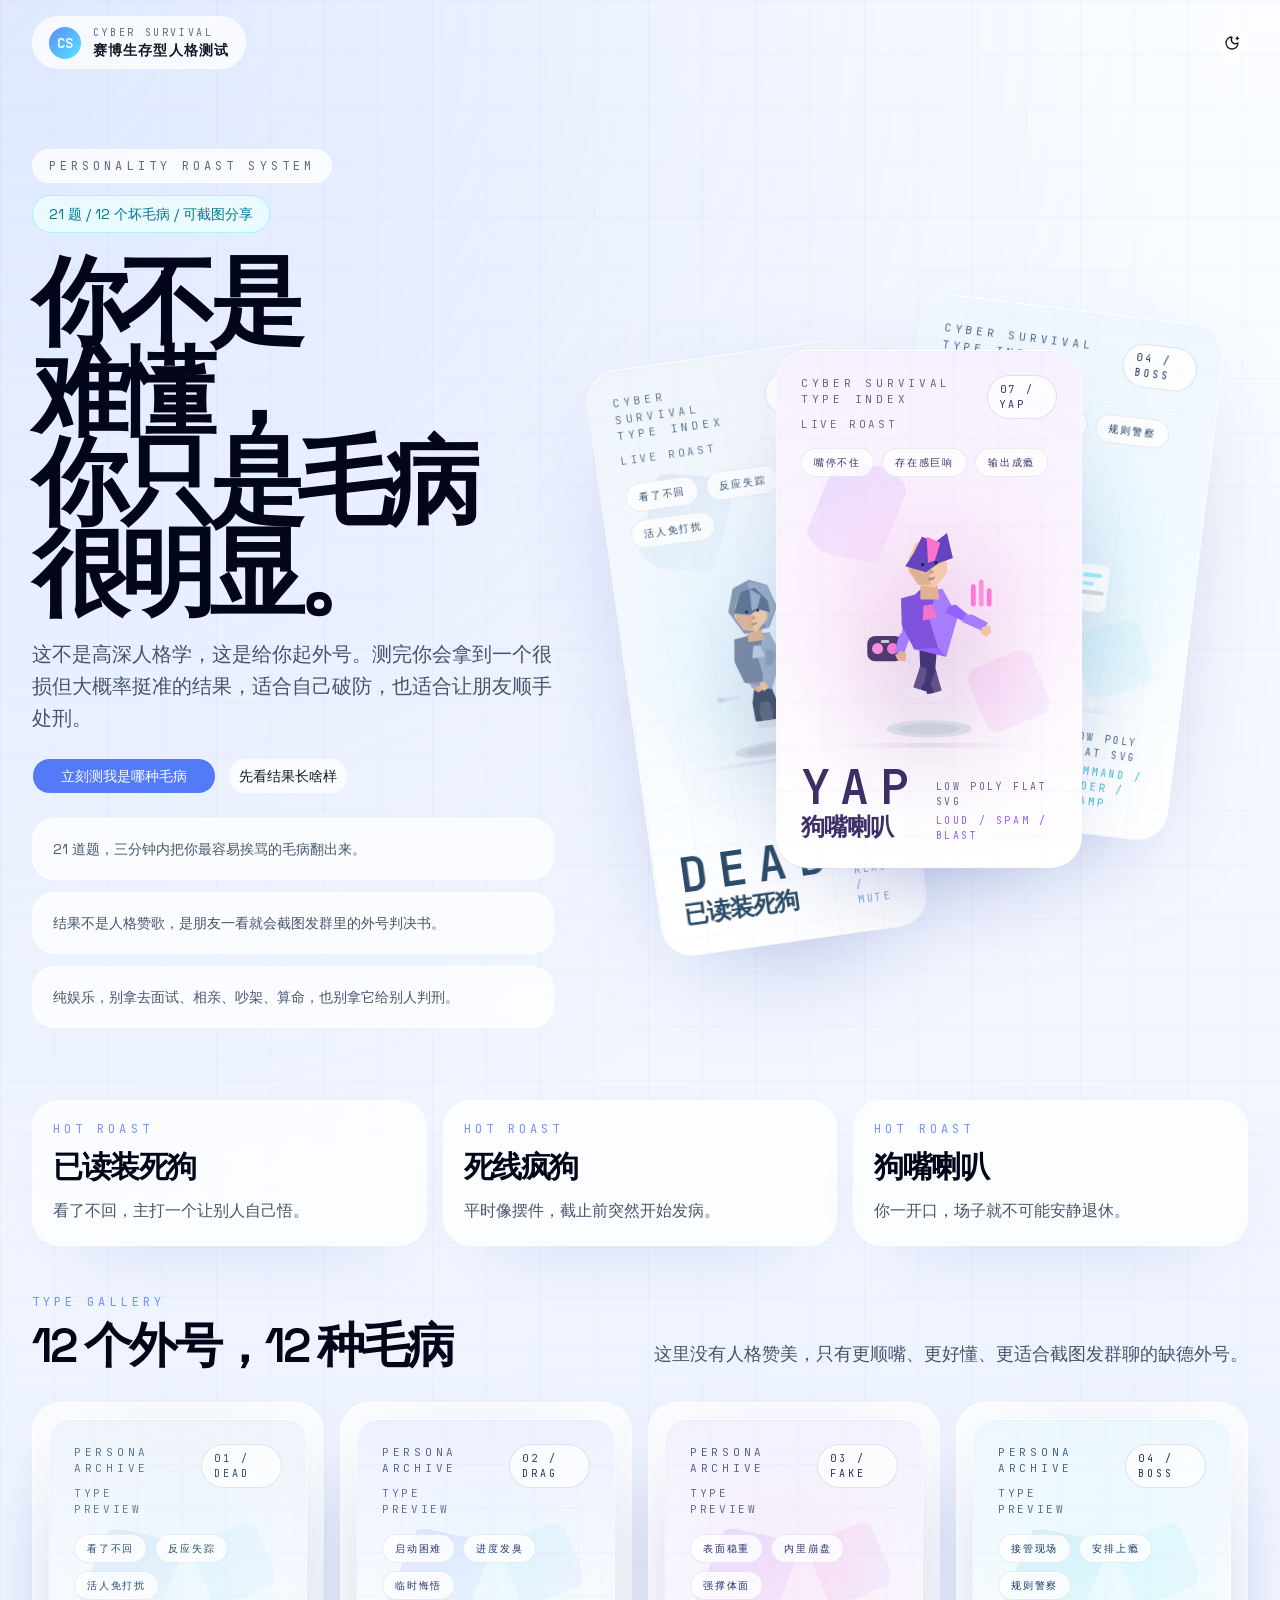
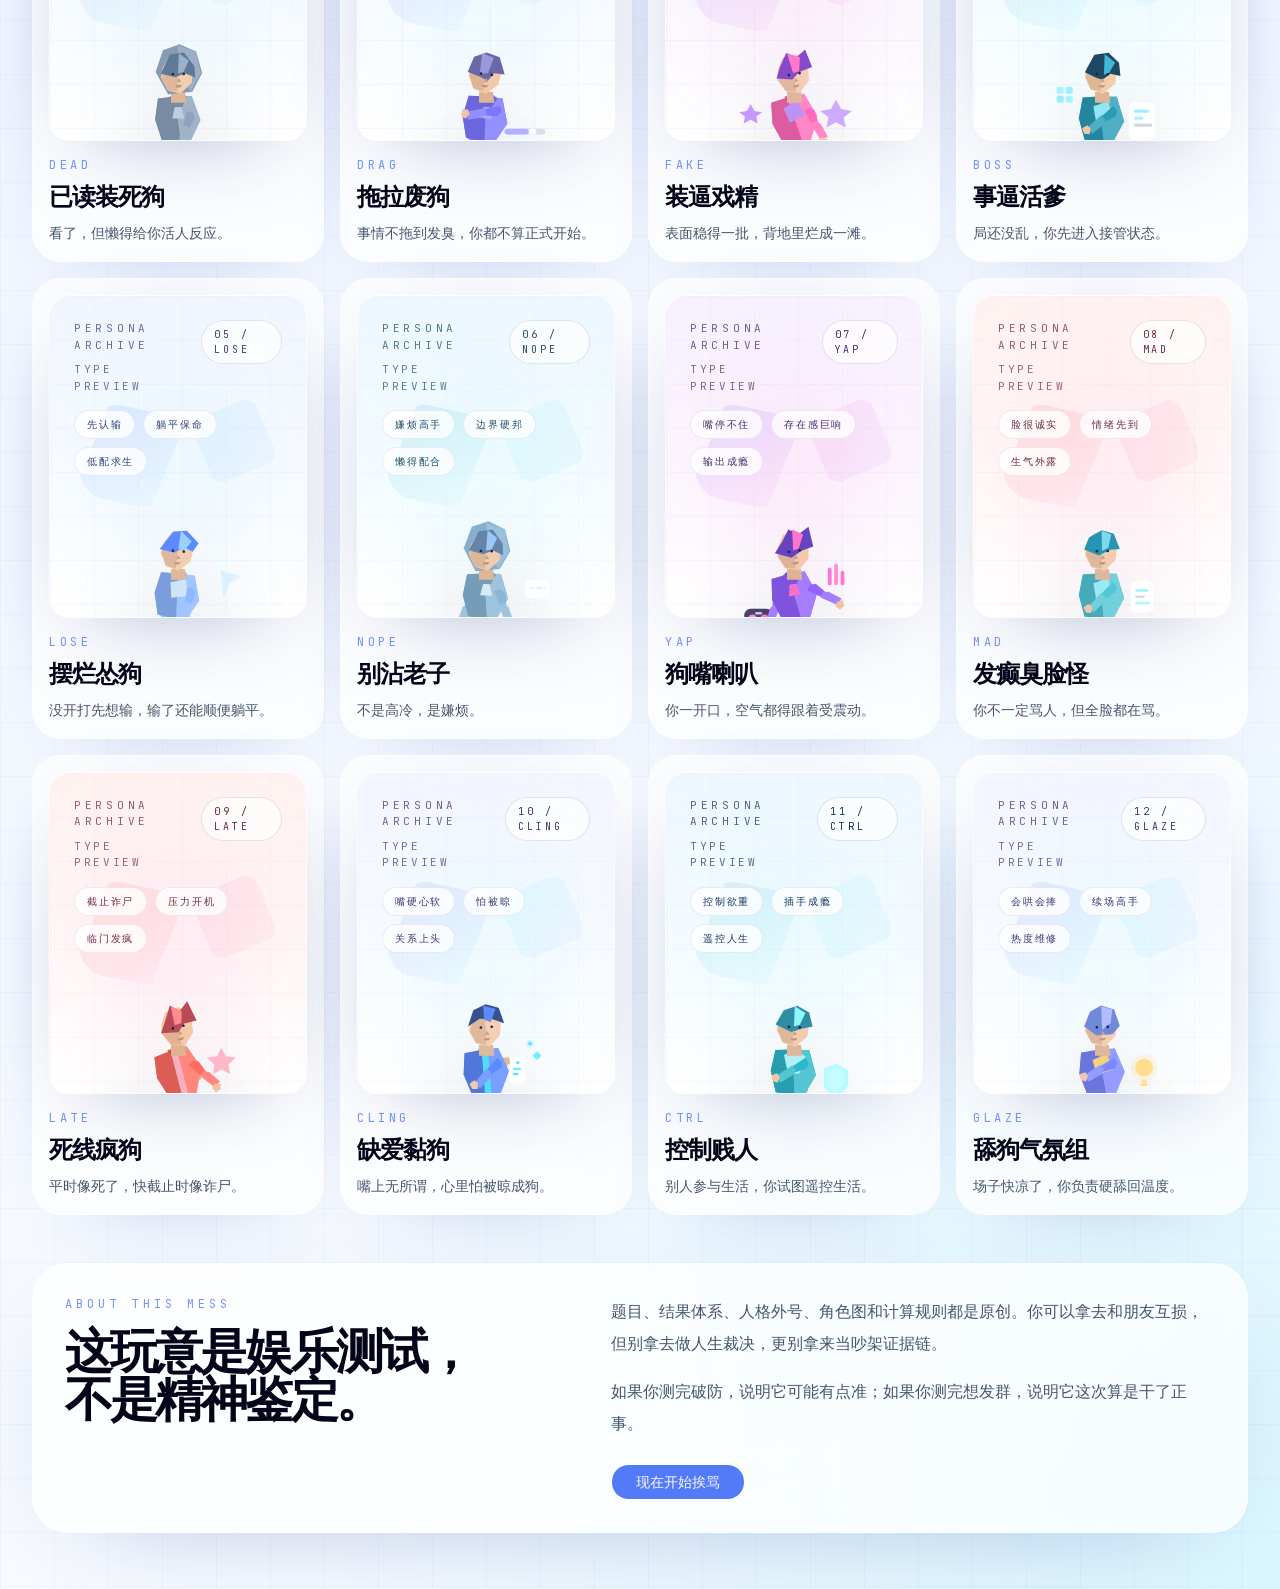
<file: index.html>
<!DOCTYPE html><!--bsSjwY3h05oK_3nTK7yjF--><html class="__variable_dd5b2f __variable_3c557b" lang="zh-CN"><head><meta charSet="utf-8"/><meta name="viewport" content="width=device-width, initial-scale=1"/><link rel="preload" as="image" href="/personas/dead.svg"/><link rel="preload" as="image" href="/personas/boss.svg"/><link rel="preload" as="image" href="/personas/yap.svg"/><link rel="preload" as="image" href="/personas/drag.svg"/><link rel="preload" as="image" href="/personas/fake.svg"/><link rel="preload" as="image" href="/personas/lose.svg"/><link rel="preload" as="image" href="/personas/nope.svg"/><link rel="preload" as="image" href="/personas/mad.svg"/><link rel="preload" as="image" href="/personas/late.svg"/><link rel="preload" as="image" href="/personas/cling.svg"/><link rel="stylesheet" href="/_next/static/css/4e9671281f2441b7.css" data-precedence="next"/><link rel="preload" as="script" fetchPriority="low" href="/_next/static/chunks/webpack-aa9e090bf3495cf2.js"/><script src="/_next/static/chunks/4bd1b696-c023c6e3521b1417.js" async=""></script><script src="/_next/static/chunks/255-dda36e826969d334.js" async=""></script><script src="/_next/static/chunks/main-app-dc7338d2f887b218.js" async=""></script><script src="/_next/static/chunks/720-b47c826a5d7b7b8c.js" async=""></script><script src="/_next/static/chunks/app/layout-4c9aa68f6faf780e.js" async=""></script><script src="/_next/static/chunks/683-a47efe919de3a7f5.js" async=""></script><script src="/_next/static/chunks/app/not-found-e7ae4239d76e6bd1.js" async=""></script><script src="/_next/static/chunks/356-103228ef4feecd44.js" async=""></script><script src="/_next/static/chunks/app/page-c7c5463160dbb896.js" async=""></script><link rel="preload" as="image" href="/personas/ctrl.svg"/><link rel="preload" as="image" href="/personas/glaze.svg"/><meta name="theme-color" media="(prefers-color-scheme: light)" content="#f8fbff"/><meta name="theme-color" media="(prefers-color-scheme: dark)" content="#08111f"/><meta name="color-scheme" content="light dark"/><title>赛博生存型人格测试</title><meta name="description" content="21 道题，3 分钟内把你那点毛病和臭德性翻出来。不是心理诊断，是给你和朋友互相截图处刑的娱乐测试。"/><meta name="application-name" content="赛博人格测试"/><meta name="keywords" content="赛博生存型人格测试,原创人格测试,娱乐测试,人格海报,趣味测试"/><link rel="canonical" href="http://localhost:3000/"/><meta property="og:title" content="赛博生存型人格测试｜你的生存姿势，系统已经记下"/><meta property="og:description" content="不是心理诊断，是一份适合截图转发的损人档案。21 道原创题，测出你的坏毛病、6 维评分和专属海报。"/><meta property="og:site_name" content="赛博生存型人格测试"/><meta property="og:locale" content="zh_CN"/><meta property="og:image:type" content="image/png"/><meta property="og:image" content="http://localhost:3000/opengraph-image?ab05120aaabd31b1"/><meta property="og:image:width" content="1200"/><meta property="og:image:height" content="630"/><meta property="og:type" content="website"/><meta name="twitter:card" content="summary_large_image"/><meta name="twitter:title" content="赛博生存型人格测试｜你的生存姿势，系统已经记下"/><meta name="twitter:description" content="不是心理诊断，是一份适合截图转发的损人档案。21 道原创题，测出你的坏毛病、6 维评分和专属海报。"/><meta name="twitter:image:type" content="image/png"/><meta name="twitter:image" content="http://localhost:3000/twitter-image?ef7367f1c2747d04"/><meta name="twitter:image:width" content="1200"/><meta name="twitter:image:height" content="630"/><link rel="icon" href="/favicon.ico" type="image/x-icon" sizes="16x16"/><link rel="icon" href="/icon?462d05fa431cffe7" type="image/png" sizes="64x64"/><link rel="apple-touch-icon" href="/apple-icon?189c033954071405" type="image/png" sizes="180x180"/><script src="/_next/static/chunks/polyfills-42372ed130431b0a.js" noModule=""></script></head><body><div hidden=""><!--$--><!--/$--></div><script>((a,b,c,d,e,f,g,h)=>{let i=document.documentElement,j=["light","dark"];function k(b){var c;(Array.isArray(a)?a:[a]).forEach(a=>{let c="class"===a,d=c&&f?e.map(a=>f[a]||a):e;c?(i.classList.remove(...d),i.classList.add(f&&f[b]?f[b]:b)):i.setAttribute(a,b)}),c=b,h&&j.includes(c)&&(i.style.colorScheme=c)}if(d)k(d);else try{let a=localStorage.getItem(b)||c,d=g&&"system"===a?window.matchMedia("(prefers-color-scheme: dark)").matches?"dark":"light":a;k(d)}catch(a){}})("class","theme","light",null,["light","dark"],null,true,true)</script><div class="relative min-h-screen overflow-hidden bg-[linear-gradient(180deg,#fbfdff_0%,#eef4ff_44%,#f8fbff_100%)]"><div class="absolute inset-0 bg-[radial-gradient(circle_at_top_left,_rgba(93,139,255,0.18),_transparent_36%),radial-gradient(circle_at_bottom_right,_rgba(83,230,255,0.18),_transparent_28%)]"></div><div class="absolute inset-0 bg-[linear-gradient(rgba(104,126,255,0.05)_1px,transparent_1px),linear-gradient(90deg,rgba(104,126,255,0.05)_1px,transparent_1px)] bg-[size:54px_54px]"></div><div class="relative"><header class="sticky top-0 z-40"><div class="mx-auto flex w-full max-w-7xl items-center justify-between px-4 py-4 sm:px-6 lg:px-8"><a class="inline-flex items-center gap-3 rounded-full border border-white/55 bg-white/72 px-4 py-2 shadow-[0_18px_50px_-28px_rgba(44,71,153,0.45)] backdrop-blur-sm" href="/"><span class="flex size-8 items-center justify-center rounded-full bg-[linear-gradient(135deg,#5d8bff_0%,#53e6ff_100%)] font-mono text-sm font-semibold text-white">CS</span><span class="flex flex-col"><span class="font-mono text-[10px] uppercase tracking-[0.26em] text-muted-foreground">Cyber Survival</span><span class="text-sm font-semibold tracking-[0.08em] text-foreground">赛博生存型人格测试</span></span></a><button type="button" tabindex="0" data-slot="button" aria-label="切换到深色主题" class="group/button inline-flex shrink-0 items-center justify-center border bg-clip-padding text-sm font-medium whitespace-nowrap transition-all outline-none select-none focus-visible:border-ring focus-visible:ring-3 focus-visible:ring-ring/50 active:not-aria-[haspopup]:translate-y-px disabled:pointer-events-none disabled:opacity-50 aria-invalid:border-destructive aria-invalid:ring-3 aria-invalid:ring-destructive/20 dark:aria-invalid:border-destructive/50 dark:aria-invalid:ring-destructive/40 [&amp;_svg]:pointer-events-none [&amp;_svg]:shrink-0 [&amp;_svg:not([class*=&#x27;size-&#x27;])]:size-4 hover:bg-muted hover:text-foreground aria-expanded:bg-muted aria-expanded:text-foreground dark:border-input dark:bg-input/30 dark:hover:bg-input/50 size-8 rounded-full border-white/60 bg-white/70 shadow-[0_10px_30px_-18px_rgba(55,84,164,0.55)] backdrop-blur-sm"><svg xmlns="http://www.w3.org/2000/svg" width="24" height="24" viewBox="0 0 24 24" fill="none" stroke="currentColor" stroke-width="2" stroke-linecap="round" stroke-linejoin="round" class="lucide lucide-moon-star" aria-hidden="true"><path d="M18 5h4"></path><path d="M20 3v4"></path><path d="M20.985 12.486a9 9 0 1 1-9.473-9.472c.405-.022.617.46.402.803a6 6 0 0 0 8.268 8.268c.344-.215.825-.004.803.401"></path></svg></button></div></header><main class="mx-auto flex w-full max-w-7xl flex-col px-4 pb-14 pt-6 sm:px-6 lg:px-8"><section class="grid items-center gap-10 lg:grid-cols-[0.9fr_1.1fr] lg:gap-14 lg:py-10"><div class="flex flex-col gap-6"><div class="flex flex-wrap items-center gap-3"><span class="rounded-full border border-white/70 bg-white/76 px-4 py-2 font-mono text-xs uppercase tracking-[0.34em] text-muted-foreground shadow-[0_18px_50px_-28px_rgba(44,71,153,0.45)] backdrop-blur-sm">Personality Roast System</span><span class="rounded-full border border-cyan-200 bg-cyan-50/80 px-4 py-2 text-sm text-cyan-700">21 题 / 12 个坏毛病 / 可截图分享</span></div><div class="flex flex-col gap-5"><h1 class="max-w-4xl text-5xl font-semibold leading-[0.94] tracking-[-0.08em] text-balance text-slate-950 sm:text-7xl lg:text-8xl">你不是难懂，<br/>你只是毛病很明显。</h1><p class="max-w-2xl text-lg leading-8 text-slate-600 sm:text-xl">这不是高深人格学，这是给你起外号。测完你会拿到一个很损但大概率挺准的结果，适合自己破防，也适合让朋友顺手处刑。</p></div><div class="flex flex-col gap-3 sm:flex-row"><a class="group/button inline-flex shrink-0 items-center justify-center rounded-lg border border-transparent bg-clip-padding text-sm font-medium whitespace-nowrap transition-all outline-none select-none focus-visible:border-ring focus-visible:ring-3 focus-visible:ring-ring/50 active:not-aria-[haspopup]:translate-y-px disabled:pointer-events-none disabled:opacity-50 aria-invalid:border-destructive aria-invalid:ring-3 aria-invalid:ring-destructive/20 dark:aria-invalid:border-destructive/50 dark:aria-invalid:ring-destructive/40 [&amp;_svg]:pointer-events-none [&amp;_svg]:shrink-0 [&amp;_svg:not([class*=&#x27;size-&#x27;])]:size-4 bg-primary text-primary-foreground [a]:hover:bg-primary/80 h-9 gap-1.5 px-2.5 has-data-[icon=inline-end]:pr-2 has-data-[icon=inline-start]:pl-2 rounded-full px-7" href="/quiz/">立刻测我是哪种毛病</a><a class="group/button inline-flex shrink-0 items-center justify-center rounded-lg border border-transparent bg-clip-padding text-sm font-medium whitespace-nowrap transition-all outline-none select-none focus-visible:border-ring focus-visible:ring-3 focus-visible:ring-ring/50 active:not-aria-[haspopup]:translate-y-px disabled:pointer-events-none disabled:opacity-50 aria-invalid:border-destructive aria-invalid:ring-3 aria-invalid:ring-destructive/20 dark:aria-invalid:border-destructive/50 dark:aria-invalid:ring-destructive/40 [&amp;_svg]:pointer-events-none [&amp;_svg]:shrink-0 [&amp;_svg:not([class*=&#x27;size-&#x27;])]:size-4 border-border bg-background hover:bg-muted hover:text-foreground aria-expanded:bg-muted aria-expanded:text-foreground dark:border-input dark:bg-input/30 dark:hover:bg-input/50 h-9 gap-1.5 px-2.5 has-data-[icon=inline-end]:pr-2 has-data-[icon=inline-start]:pl-2 rounded-full bg-white/76" href="#gallery">先看结果长啥样</a></div><div class="grid gap-3"><div class="rounded-[1.4rem] border border-white/72 bg-white/74 px-5 py-4 text-sm leading-7 text-slate-600 shadow-[0_24px_84px_-56px_rgba(54,79,170,0.45)] backdrop-blur-sm">21 道题，三分钟内把你最容易挨骂的毛病翻出来。</div><div class="rounded-[1.4rem] border border-white/72 bg-white/74 px-5 py-4 text-sm leading-7 text-slate-600 shadow-[0_24px_84px_-56px_rgba(54,79,170,0.45)] backdrop-blur-sm">结果不是人格赞歌，是朋友一看就会截图发群里的外号判决书。</div><div class="rounded-[1.4rem] border border-white/72 bg-white/74 px-5 py-4 text-sm leading-7 text-slate-600 shadow-[0_24px_84px_-56px_rgba(54,79,170,0.45)] backdrop-blur-sm">纯娱乐，别拿去面试、相亲、吵架、算命，也别拿它给别人判刑。</div></div></div><div class="relative min-h-[560px]"><div class="absolute left-[2%] top-[8%] w-[42%] -rotate-[8deg]"><div class="relative overflow-hidden rounded-[2rem] border border-white/70 backdrop-blur-sm shadow-[0_40px_120px_-60px_rgba(48,70,164,0.55)]" style="background:linear-gradient(180deg, #eff4fb 0%, #f8fbff 54%, #ffffff 100%)"><div class="absolute inset-0 opacity-60" style="background-image:linear-gradient(#d7e5f855 1px, transparent 1px), linear-gradient(90deg, #d7e5f855 1px, transparent 1px);background-size:44px 44px"></div><div class="absolute left-1/2 top-[16%] size-[72%] -translate-x-1/2 rounded-full blur-3xl" style="background:radial-gradient(circle, #9fe9ff55 0%, transparent 68%)"></div><div class="absolute left-8 top-28 h-24 w-24 rotate-12 rounded-[2rem] opacity-50" style="background:linear-gradient(135deg, #7da6d955, #9fe9ff22);clip-path:polygon(18% 0%, 100% 0%, 82% 100%, 0% 100%)"></div><div class="absolute bottom-34 right-8 h-20 w-20 -rotate-12 rounded-[2rem] opacity-45" style="background:linear-gradient(135deg, #9fe9ff55, #7da6d922);clip-path:polygon(0% 16%, 84% 0%, 100% 84%, 16% 100%)"></div><div class="relative flex h-full flex-col p-5 sm:p-6"><div class="flex items-start justify-between gap-4"><div class="flex flex-col gap-2"><span class="font-mono text-[11px] uppercase tracking-[0.34em] opacity-75" style="color:#2d4c69">cyber survival type index</span><span class="font-mono text-[11px] uppercase tracking-[0.24em] opacity-70" style="color:#2d4c69">live roast</span></div><span class="rounded-full border bg-white/72 px-3 py-1.5 font-mono text-[10px] uppercase tracking-[0.28em]" style="border-color:#2d4c6922;color:#2d4c69">01 / DEAD</span></div><div class="mt-4 flex flex-wrap gap-2"><span class="rounded-full border bg-white/78 px-3 py-1.5 font-mono text-[10px] uppercase tracking-[0.18em]" style="border-color:#2d4c6918;color:#2d4c69">看了不回</span><span class="rounded-full border bg-white/78 px-3 py-1.5 font-mono text-[10px] uppercase tracking-[0.18em]" style="border-color:#2d4c6918;color:#2d4c69">反应失踪</span><span class="rounded-full border bg-white/78 px-3 py-1.5 font-mono text-[10px] uppercase tracking-[0.18em]" style="border-color:#2d4c6918;color:#2d4c69">活人免打扰</span></div><div class="relative flex flex-1 items-end justify-center px-2 pb-2 pt-6"><div class="absolute inset-x-6 bottom-6 h-8 rounded-full blur-2xl" style="background:radial-gradient(circle, #2d4c6920 0%, transparent 70%)"></div><div class="absolute inset-x-8 bottom-4 h-1 rounded-full opacity-55" style="background:linear-gradient(90deg, transparent, #2d4c6928, transparent)"></div><div class="relative z-10 h-full w-full max-w-[86%]"><img alt="DEAD 已读装死狗 低多边形人格图" draggable="false" loading="eager" width="520" height="640" decoding="async" data-nimg="1" class="h-full w-full object-contain drop-shadow-[0_34px_42px_rgba(32,48,92,0.16)]" style="color:transparent" src="/personas/dead.svg"/></div></div><div class="flex items-end justify-between gap-4"><div class="flex flex-col"><span class="font-mono text-4xl font-semibold uppercase tracking-[0.22em] sm:text-5xl" style="color:#2d4c69">DEAD</span><span class="text-lg font-semibold tracking-[-0.04em] sm:text-2xl" style="color:#2d4c69">已读装死狗</span></div><div class="flex flex-col items-end gap-1"><span class="font-mono text-[10px] uppercase tracking-[0.26em] opacity-75" style="color:#2d4c69">low poly flat svg</span><span class="font-mono text-[10px] uppercase tracking-[0.26em]" style="color:#7da6d9">ghost / read / mute</span></div></div></div></div></div><div class="absolute right-[8%] top-[0%] w-[48%] rotate-[7deg]"><div class="relative overflow-hidden rounded-[2rem] border border-white/70 backdrop-blur-sm shadow-[0_40px_120px_-60px_rgba(48,70,164,0.55)]" style="background:linear-gradient(180deg, #eef7ff 0%, #f8fcff 54%, #ffffff 100%)"><div class="absolute inset-0 opacity-60" style="background-image:linear-gradient(#d0e9ff55 1px, transparent 1px), linear-gradient(90deg, #d0e9ff55 1px, transparent 1px);background-size:44px 44px"></div><div class="absolute left-1/2 top-[16%] size-[72%] -translate-x-1/2 rounded-full blur-3xl" style="background:radial-gradient(circle, #8af3ff55 0%, transparent 68%)"></div><div class="absolute left-8 top-28 h-24 w-24 rotate-12 rounded-[2rem] opacity-50" style="background:linear-gradient(135deg, #41b8d755, #8af3ff22);clip-path:polygon(18% 0%, 100% 0%, 82% 100%, 0% 100%)"></div><div class="absolute bottom-34 right-8 h-20 w-20 -rotate-12 rounded-[2rem] opacity-45" style="background:linear-gradient(135deg, #8af3ff55, #41b8d722);clip-path:polygon(0% 16%, 84% 0%, 100% 84%, 16% 100%)"></div><div class="relative flex h-full flex-col p-5 sm:p-6"><div class="flex items-start justify-between gap-4"><div class="flex flex-col gap-2"><span class="font-mono text-[11px] uppercase tracking-[0.34em] opacity-75" style="color:#17345b">cyber survival type index</span><span class="font-mono text-[11px] uppercase tracking-[0.24em] opacity-70" style="color:#17345b">live roast</span></div><span class="rounded-full border bg-white/72 px-3 py-1.5 font-mono text-[10px] uppercase tracking-[0.28em]" style="border-color:#17345b22;color:#17345b">04 / BOSS</span></div><div class="mt-4 flex flex-wrap gap-2"><span class="rounded-full border bg-white/78 px-3 py-1.5 font-mono text-[10px] uppercase tracking-[0.18em]" style="border-color:#17345b18;color:#17345b">接管现场</span><span class="rounded-full border bg-white/78 px-3 py-1.5 font-mono text-[10px] uppercase tracking-[0.18em]" style="border-color:#17345b18;color:#17345b">安排上瘾</span><span class="rounded-full border bg-white/78 px-3 py-1.5 font-mono text-[10px] uppercase tracking-[0.18em]" style="border-color:#17345b18;color:#17345b">规则警察</span></div><div class="relative flex flex-1 items-end justify-center px-2 pb-2 pt-6"><div class="absolute inset-x-6 bottom-6 h-8 rounded-full blur-2xl" style="background:radial-gradient(circle, #17345b20 0%, transparent 70%)"></div><div class="absolute inset-x-8 bottom-4 h-1 rounded-full opacity-55" style="background:linear-gradient(90deg, transparent, #17345b28, transparent)"></div><div class="relative z-10 h-full w-full max-w-[86%]"><img alt="BOSS 事逼活爹 低多边形人格图" draggable="false" loading="eager" width="520" height="640" decoding="async" data-nimg="1" class="h-full w-full object-contain drop-shadow-[0_34px_42px_rgba(32,48,92,0.16)]" style="color:transparent" src="/personas/boss.svg"/></div></div><div class="flex items-end justify-between gap-4"><div class="flex flex-col"><span class="font-mono text-4xl font-semibold uppercase tracking-[0.22em] sm:text-5xl" style="color:#17345b">BOSS</span><span class="text-lg font-semibold tracking-[-0.04em] sm:text-2xl" style="color:#17345b">事逼活爹</span></div><div class="flex flex-col items-end gap-1"><span class="font-mono text-[10px] uppercase tracking-[0.26em] opacity-75" style="color:#17345b">low poly flat svg</span><span class="font-mono text-[10px] uppercase tracking-[0.26em]" style="color:#41b8d7">command / order / clamp</span></div></div></div></div></div><div class="absolute bottom-[0%] left-[26%] w-[48%]"><div class="relative overflow-hidden rounded-[2rem] border border-white/70 backdrop-blur-sm shadow-[0_40px_120px_-60px_rgba(48,70,164,0.55)]" style="background:linear-gradient(180deg, #f7f1ff 0%, #fcf9ff 54%, #ffffff 100%)"><div class="absolute inset-0 opacity-60" style="background-image:linear-gradient(#e6d8ff55 1px, transparent 1px), linear-gradient(90deg, #e6d8ff55 1px, transparent 1px);background-size:44px 44px"></div><div class="absolute left-1/2 top-[16%] size-[72%] -translate-x-1/2 rounded-full blur-3xl" style="background:radial-gradient(circle, #ff76d555 0%, transparent 68%)"></div><div class="absolute left-8 top-28 h-24 w-24 rotate-12 rounded-[2rem] opacity-50" style="background:linear-gradient(135deg, #9460ff55, #ff76d522);clip-path:polygon(18% 0%, 100% 0%, 82% 100%, 0% 100%)"></div><div class="absolute bottom-34 right-8 h-20 w-20 -rotate-12 rounded-[2rem] opacity-45" style="background:linear-gradient(135deg, #ff76d555, #9460ff22);clip-path:polygon(0% 16%, 84% 0%, 100% 84%, 16% 100%)"></div><div class="relative flex h-full flex-col p-5 sm:p-6"><div class="flex items-start justify-between gap-4"><div class="flex flex-col gap-2"><span class="font-mono text-[11px] uppercase tracking-[0.34em] opacity-75" style="color:#3d2f68">cyber survival type index</span><span class="font-mono text-[11px] uppercase tracking-[0.24em] opacity-70" style="color:#3d2f68">live roast</span></div><span class="rounded-full border bg-white/72 px-3 py-1.5 font-mono text-[10px] uppercase tracking-[0.28em]" style="border-color:#3d2f6822;color:#3d2f68">07 / YAP</span></div><div class="mt-4 flex flex-wrap gap-2"><span class="rounded-full border bg-white/78 px-3 py-1.5 font-mono text-[10px] uppercase tracking-[0.18em]" style="border-color:#3d2f6818;color:#3d2f68">嘴停不住</span><span class="rounded-full border bg-white/78 px-3 py-1.5 font-mono text-[10px] uppercase tracking-[0.18em]" style="border-color:#3d2f6818;color:#3d2f68">存在感巨响</span><span class="rounded-full border bg-white/78 px-3 py-1.5 font-mono text-[10px] uppercase tracking-[0.18em]" style="border-color:#3d2f6818;color:#3d2f68">输出成瘾</span></div><div class="relative flex flex-1 items-end justify-center px-2 pb-2 pt-6"><div class="absolute inset-x-6 bottom-6 h-8 rounded-full blur-2xl" style="background:radial-gradient(circle, #3d2f6820 0%, transparent 70%)"></div><div class="absolute inset-x-8 bottom-4 h-1 rounded-full opacity-55" style="background:linear-gradient(90deg, transparent, #3d2f6828, transparent)"></div><div class="relative z-10 h-full w-full max-w-[86%]"><img alt="YAP 狗嘴喇叭 低多边形人格图" draggable="false" loading="eager" width="520" height="640" decoding="async" data-nimg="1" class="h-full w-full object-contain drop-shadow-[0_34px_42px_rgba(32,48,92,0.16)]" style="color:transparent" src="/personas/yap.svg"/></div></div><div class="flex items-end justify-between gap-4"><div class="flex flex-col"><span class="font-mono text-4xl font-semibold uppercase tracking-[0.22em] sm:text-5xl" style="color:#3d2f68">YAP</span><span class="text-lg font-semibold tracking-[-0.04em] sm:text-2xl" style="color:#3d2f68">狗嘴喇叭</span></div><div class="flex flex-col items-end gap-1"><span class="font-mono text-[10px] uppercase tracking-[0.26em] opacity-75" style="color:#3d2f68">low poly flat svg</span><span class="font-mono text-[10px] uppercase tracking-[0.26em]" style="color:#9460ff">loud / spam / blast</span></div></div></div></div></div></div></section><section class="mt-8 grid gap-4 sm:grid-cols-3"><div class="rounded-[1.75rem] border border-white/72 bg-white/74 p-5 shadow-[0_24px_84px_-56px_rgba(54,79,170,0.45)] backdrop-blur-sm"><p class="font-mono text-xs uppercase tracking-[0.34em] text-primary/80">Hot Roast</p><h2 class="mt-3 text-3xl font-semibold tracking-[-0.05em] text-slate-950">已读装死狗</h2><p class="mt-3 text-base leading-7 text-slate-600">看了不回，主打一个让别人自己悟。</p></div><div class="rounded-[1.75rem] border border-white/72 bg-white/74 p-5 shadow-[0_24px_84px_-56px_rgba(54,79,170,0.45)] backdrop-blur-sm"><p class="font-mono text-xs uppercase tracking-[0.34em] text-primary/80">Hot Roast</p><h2 class="mt-3 text-3xl font-semibold tracking-[-0.05em] text-slate-950">死线疯狗</h2><p class="mt-3 text-base leading-7 text-slate-600">平时像摆件，截止前突然开始发病。</p></div><div class="rounded-[1.75rem] border border-white/72 bg-white/74 p-5 shadow-[0_24px_84px_-56px_rgba(54,79,170,0.45)] backdrop-blur-sm"><p class="font-mono text-xs uppercase tracking-[0.34em] text-primary/80">Hot Roast</p><h2 class="mt-3 text-3xl font-semibold tracking-[-0.05em] text-slate-950">狗嘴喇叭</h2><p class="mt-3 text-base leading-7 text-slate-600">你一开口，场子就不可能安静退休。</p></div></section><section class="mt-12" id="gallery"><div class="mb-8 flex flex-col gap-4 sm:flex-row sm:items-end sm:justify-between"><div><p class="font-mono text-xs uppercase tracking-[0.34em] text-primary/80">Type Gallery</p><h2 class="mt-3 text-4xl font-semibold tracking-[-0.06em] text-slate-950 sm:text-5xl">12 个外号，12 种毛病</h2></div><p class="max-w-2xl text-lg leading-8 text-slate-600">这里没有人格赞美，只有更顺嘴、更好懂、更适合截图发群聊的缺德外号。</p></div><div class="grid gap-4 sm:grid-cols-2 lg:grid-cols-3 xl:grid-cols-4"><div class="rounded-[1.8rem] border border-white/72 bg-white/74 p-4 shadow-[0_24px_84px_-56px_rgba(54,79,170,0.45)] backdrop-blur-sm"><div class="relative overflow-hidden border border-white/70 shadow-[0_24px_90px_-42px_rgba(66,84,144,0.55)] backdrop-blur-sm aspect-[4/5] w-full rounded-[1.3rem]" style="background:linear-gradient(180deg, #eff4fb 0%, #f8fbff 54%, #ffffff 100%)"><div class="absolute inset-0 opacity-60" style="background-image:linear-gradient(#d7e5f855 1px, transparent 1px), linear-gradient(90deg, #d7e5f855 1px, transparent 1px);background-size:44px 44px"></div><div class="absolute left-1/2 top-[16%] size-[72%] -translate-x-1/2 rounded-full blur-3xl" style="background:radial-gradient(circle, #9fe9ff55 0%, transparent 68%)"></div><div class="absolute left-8 top-28 h-24 w-24 rotate-12 rounded-[2rem] opacity-50" style="background:linear-gradient(135deg, #7da6d955, #9fe9ff22);clip-path:polygon(18% 0%, 100% 0%, 82% 100%, 0% 100%)"></div><div class="absolute bottom-34 right-8 h-20 w-20 -rotate-12 rounded-[2rem] opacity-45" style="background:linear-gradient(135deg, #9fe9ff55, #7da6d922);clip-path:polygon(0% 16%, 84% 0%, 100% 84%, 16% 100%)"></div><div class="relative flex h-full flex-col p-5 sm:p-6"><div class="flex items-start justify-between gap-4"><div class="flex flex-col gap-2"><span class="font-mono text-[11px] uppercase tracking-[0.34em] opacity-75" style="color:#2d4c69">persona archive</span><span class="font-mono text-[11px] uppercase tracking-[0.24em] opacity-70" style="color:#2d4c69">type preview</span></div><span class="rounded-full border bg-white/72 px-3 py-1.5 font-mono text-[10px] uppercase tracking-[0.28em]" style="border-color:#2d4c6922;color:#2d4c69">01 / DEAD</span></div><div class="mt-4 flex flex-wrap gap-2"><span class="rounded-full border bg-white/78 px-3 py-1.5 font-mono text-[10px] uppercase tracking-[0.18em]" style="border-color:#2d4c6918;color:#2d4c69">看了不回</span><span class="rounded-full border bg-white/78 px-3 py-1.5 font-mono text-[10px] uppercase tracking-[0.18em]" style="border-color:#2d4c6918;color:#2d4c69">反应失踪</span><span class="rounded-full border bg-white/78 px-3 py-1.5 font-mono text-[10px] uppercase tracking-[0.18em]" style="border-color:#2d4c6918;color:#2d4c69">活人免打扰</span></div><div class="relative flex flex-1 items-end justify-center px-2 pb-2 pt-6"><div class="absolute inset-x-6 bottom-6 h-8 rounded-full blur-2xl" style="background:radial-gradient(circle, #2d4c6920 0%, transparent 70%)"></div><div class="absolute inset-x-8 bottom-4 h-1 rounded-full opacity-55" style="background:linear-gradient(90deg, transparent, #2d4c6928, transparent)"></div><div class="relative z-10 h-full w-full max-w-[86%]"><img alt="DEAD 已读装死狗 低多边形人格图" draggable="false" loading="eager" width="520" height="640" decoding="async" data-nimg="1" class="h-full w-full object-contain drop-shadow-[0_34px_42px_rgba(32,48,92,0.16)]" style="color:transparent" src="/personas/dead.svg"/></div></div><div class="flex items-end justify-between gap-4"><div class="flex flex-col"><span class="font-mono text-4xl font-semibold uppercase tracking-[0.22em] sm:text-5xl" style="color:#2d4c69">DEAD</span><span class="text-lg font-semibold tracking-[-0.04em] sm:text-2xl" style="color:#2d4c69">已读装死狗</span></div><div class="flex flex-col items-end gap-1"><span class="font-mono text-[10px] uppercase tracking-[0.26em] opacity-75" style="color:#2d4c69">low poly flat svg</span><span class="font-mono text-[10px] uppercase tracking-[0.26em]" style="color:#7da6d9">ghost / read / mute</span></div></div></div></div><div class="mt-4 flex flex-col gap-2"><div class="font-mono text-xs uppercase tracking-[0.3em] text-primary/80">DEAD</div><div class="text-2xl font-semibold tracking-[-0.04em] text-slate-950">已读装死狗</div><div class="text-sm leading-6 text-slate-600">看了，但懒得给你活人反应。</div></div></div><div class="rounded-[1.8rem] border border-white/72 bg-white/74 p-4 shadow-[0_24px_84px_-56px_rgba(54,79,170,0.45)] backdrop-blur-sm"><div class="relative overflow-hidden border border-white/70 shadow-[0_24px_90px_-42px_rgba(66,84,144,0.55)] backdrop-blur-sm aspect-[4/5] w-full rounded-[1.3rem]" style="background:linear-gradient(180deg, #eef1ff 0%, #fafbff 54%, #ffffff 100%)"><div class="absolute inset-0 opacity-60" style="background-image:linear-gradient(#d8d4ff55 1px, transparent 1px), linear-gradient(90deg, #d8d4ff55 1px, transparent 1px);background-size:44px 44px"></div><div class="absolute left-1/2 top-[16%] size-[72%] -translate-x-1/2 rounded-full blur-3xl" style="background:radial-gradient(circle, #8af0ff55 0%, transparent 68%)"></div><div class="absolute left-8 top-28 h-24 w-24 rotate-12 rounded-[2rem] opacity-50" style="background:linear-gradient(135deg, #7d76ff55, #8af0ff22);clip-path:polygon(18% 0%, 100% 0%, 82% 100%, 0% 100%)"></div><div class="absolute bottom-34 right-8 h-20 w-20 -rotate-12 rounded-[2rem] opacity-45" style="background:linear-gradient(135deg, #8af0ff55, #7d76ff22);clip-path:polygon(0% 16%, 84% 0%, 100% 84%, 16% 100%)"></div><div class="relative flex h-full flex-col p-5 sm:p-6"><div class="flex items-start justify-between gap-4"><div class="flex flex-col gap-2"><span class="font-mono text-[11px] uppercase tracking-[0.34em] opacity-75" style="color:#28386d">persona archive</span><span class="font-mono text-[11px] uppercase tracking-[0.24em] opacity-70" style="color:#28386d">type preview</span></div><span class="rounded-full border bg-white/72 px-3 py-1.5 font-mono text-[10px] uppercase tracking-[0.28em]" style="border-color:#28386d22;color:#28386d">02 / DRAG</span></div><div class="mt-4 flex flex-wrap gap-2"><span class="rounded-full border bg-white/78 px-3 py-1.5 font-mono text-[10px] uppercase tracking-[0.18em]" style="border-color:#28386d18;color:#28386d">启动困难</span><span class="rounded-full border bg-white/78 px-3 py-1.5 font-mono text-[10px] uppercase tracking-[0.18em]" style="border-color:#28386d18;color:#28386d">进度发臭</span><span class="rounded-full border bg-white/78 px-3 py-1.5 font-mono text-[10px] uppercase tracking-[0.18em]" style="border-color:#28386d18;color:#28386d">临时悔悟</span></div><div class="relative flex flex-1 items-end justify-center px-2 pb-2 pt-6"><div class="absolute inset-x-6 bottom-6 h-8 rounded-full blur-2xl" style="background:radial-gradient(circle, #28386d20 0%, transparent 70%)"></div><div class="absolute inset-x-8 bottom-4 h-1 rounded-full opacity-55" style="background:linear-gradient(90deg, transparent, #28386d28, transparent)"></div><div class="relative z-10 h-full w-full max-w-[86%]"><img alt="DRAG 拖拉废狗 低多边形人格图" draggable="false" loading="eager" width="520" height="640" decoding="async" data-nimg="1" class="h-full w-full object-contain drop-shadow-[0_34px_42px_rgba(32,48,92,0.16)]" style="color:transparent" src="/personas/drag.svg"/></div></div><div class="flex items-end justify-between gap-4"><div class="flex flex-col"><span class="font-mono text-4xl font-semibold uppercase tracking-[0.22em] sm:text-5xl" style="color:#28386d">DRAG</span><span class="text-lg font-semibold tracking-[-0.04em] sm:text-2xl" style="color:#28386d">拖拉废狗</span></div><div class="flex flex-col items-end gap-1"><span class="font-mono text-[10px] uppercase tracking-[0.26em] opacity-75" style="color:#28386d">low poly flat svg</span><span class="font-mono text-[10px] uppercase tracking-[0.26em]" style="color:#7d76ff">delay / stuck / rot</span></div></div></div></div><div class="mt-4 flex flex-col gap-2"><div class="font-mono text-xs uppercase tracking-[0.3em] text-primary/80">DRAG</div><div class="text-2xl font-semibold tracking-[-0.04em] text-slate-950">拖拉废狗</div><div class="text-sm leading-6 text-slate-600">事情不拖到发臭，你都不算正式开始。</div></div></div><div class="rounded-[1.8rem] border border-white/72 bg-white/74 p-4 shadow-[0_24px_84px_-56px_rgba(54,79,170,0.45)] backdrop-blur-sm"><div class="relative overflow-hidden border border-white/70 shadow-[0_24px_90px_-42px_rgba(66,84,144,0.55)] backdrop-blur-sm aspect-[4/5] w-full rounded-[1.3rem]" style="background:linear-gradient(180deg, #f2f3ff 0%, #fafaff 54%, #ffffff 100%)"><div class="absolute inset-0 opacity-60" style="background-image:linear-gradient(#ddd6ff55 1px, transparent 1px), linear-gradient(90deg, #ddd6ff55 1px, transparent 1px);background-size:44px 44px"></div><div class="absolute left-1/2 top-[16%] size-[72%] -translate-x-1/2 rounded-full blur-3xl" style="background:radial-gradient(circle, #ff80d055 0%, transparent 68%)"></div><div class="absolute left-8 top-28 h-24 w-24 rotate-12 rounded-[2rem] opacity-50" style="background:linear-gradient(135deg, #8e63ff55, #ff80d022);clip-path:polygon(18% 0%, 100% 0%, 82% 100%, 0% 100%)"></div><div class="absolute bottom-34 right-8 h-20 w-20 -rotate-12 rounded-[2rem] opacity-45" style="background:linear-gradient(135deg, #ff80d055, #8e63ff22);clip-path:polygon(0% 16%, 84% 0%, 100% 84%, 16% 100%)"></div><div class="relative flex h-full flex-col p-5 sm:p-6"><div class="flex items-start justify-between gap-4"><div class="flex flex-col gap-2"><span class="font-mono text-[11px] uppercase tracking-[0.34em] opacity-75" style="color:#24306a">persona archive</span><span class="font-mono text-[11px] uppercase tracking-[0.24em] opacity-70" style="color:#24306a">type preview</span></div><span class="rounded-full border bg-white/72 px-3 py-1.5 font-mono text-[10px] uppercase tracking-[0.28em]" style="border-color:#24306a22;color:#24306a">03 / FAKE</span></div><div class="mt-4 flex flex-wrap gap-2"><span class="rounded-full border bg-white/78 px-3 py-1.5 font-mono text-[10px] uppercase tracking-[0.18em]" style="border-color:#24306a18;color:#24306a">表面稳重</span><span class="rounded-full border bg-white/78 px-3 py-1.5 font-mono text-[10px] uppercase tracking-[0.18em]" style="border-color:#24306a18;color:#24306a">内里崩盘</span><span class="rounded-full border bg-white/78 px-3 py-1.5 font-mono text-[10px] uppercase tracking-[0.18em]" style="border-color:#24306a18;color:#24306a">强撑体面</span></div><div class="relative flex flex-1 items-end justify-center px-2 pb-2 pt-6"><div class="absolute inset-x-6 bottom-6 h-8 rounded-full blur-2xl" style="background:radial-gradient(circle, #24306a20 0%, transparent 70%)"></div><div class="absolute inset-x-8 bottom-4 h-1 rounded-full opacity-55" style="background:linear-gradient(90deg, transparent, #24306a28, transparent)"></div><div class="relative z-10 h-full w-full max-w-[86%]"><img alt="FAKE 装逼戏精 低多边形人格图" draggable="false" loading="eager" width="520" height="640" decoding="async" data-nimg="1" class="h-full w-full object-contain drop-shadow-[0_34px_42px_rgba(32,48,92,0.16)]" style="color:transparent" src="/personas/fake.svg"/></div></div><div class="flex items-end justify-between gap-4"><div class="flex flex-col"><span class="font-mono text-4xl font-semibold uppercase tracking-[0.22em] sm:text-5xl" style="color:#24306a">FAKE</span><span class="text-lg font-semibold tracking-[-0.04em] sm:text-2xl" style="color:#24306a">装逼戏精</span></div><div class="flex flex-col items-end gap-1"><span class="font-mono text-[10px] uppercase tracking-[0.26em] opacity-75" style="color:#24306a">low poly flat svg</span><span class="font-mono text-[10px] uppercase tracking-[0.26em]" style="color:#8e63ff">mask / pose / cover</span></div></div></div></div><div class="mt-4 flex flex-col gap-2"><div class="font-mono text-xs uppercase tracking-[0.3em] text-primary/80">FAKE</div><div class="text-2xl font-semibold tracking-[-0.04em] text-slate-950">装逼戏精</div><div class="text-sm leading-6 text-slate-600">表面稳得一批，背地里烂成一滩。</div></div></div><div class="rounded-[1.8rem] border border-white/72 bg-white/74 p-4 shadow-[0_24px_84px_-56px_rgba(54,79,170,0.45)] backdrop-blur-sm"><div class="relative overflow-hidden border border-white/70 shadow-[0_24px_90px_-42px_rgba(66,84,144,0.55)] backdrop-blur-sm aspect-[4/5] w-full rounded-[1.3rem]" style="background:linear-gradient(180deg, #eef7ff 0%, #f8fcff 54%, #ffffff 100%)"><div class="absolute inset-0 opacity-60" style="background-image:linear-gradient(#d0e9ff55 1px, transparent 1px), linear-gradient(90deg, #d0e9ff55 1px, transparent 1px);background-size:44px 44px"></div><div class="absolute left-1/2 top-[16%] size-[72%] -translate-x-1/2 rounded-full blur-3xl" style="background:radial-gradient(circle, #8af3ff55 0%, transparent 68%)"></div><div class="absolute left-8 top-28 h-24 w-24 rotate-12 rounded-[2rem] opacity-50" style="background:linear-gradient(135deg, #41b8d755, #8af3ff22);clip-path:polygon(18% 0%, 100% 0%, 82% 100%, 0% 100%)"></div><div class="absolute bottom-34 right-8 h-20 w-20 -rotate-12 rounded-[2rem] opacity-45" style="background:linear-gradient(135deg, #8af3ff55, #41b8d722);clip-path:polygon(0% 16%, 84% 0%, 100% 84%, 16% 100%)"></div><div class="relative flex h-full flex-col p-5 sm:p-6"><div class="flex items-start justify-between gap-4"><div class="flex flex-col gap-2"><span class="font-mono text-[11px] uppercase tracking-[0.34em] opacity-75" style="color:#17345b">persona archive</span><span class="font-mono text-[11px] uppercase tracking-[0.24em] opacity-70" style="color:#17345b">type preview</span></div><span class="rounded-full border bg-white/72 px-3 py-1.5 font-mono text-[10px] uppercase tracking-[0.28em]" style="border-color:#17345b22;color:#17345b">04 / BOSS</span></div><div class="mt-4 flex flex-wrap gap-2"><span class="rounded-full border bg-white/78 px-3 py-1.5 font-mono text-[10px] uppercase tracking-[0.18em]" style="border-color:#17345b18;color:#17345b">接管现场</span><span class="rounded-full border bg-white/78 px-3 py-1.5 font-mono text-[10px] uppercase tracking-[0.18em]" style="border-color:#17345b18;color:#17345b">安排上瘾</span><span class="rounded-full border bg-white/78 px-3 py-1.5 font-mono text-[10px] uppercase tracking-[0.18em]" style="border-color:#17345b18;color:#17345b">规则警察</span></div><div class="relative flex flex-1 items-end justify-center px-2 pb-2 pt-6"><div class="absolute inset-x-6 bottom-6 h-8 rounded-full blur-2xl" style="background:radial-gradient(circle, #17345b20 0%, transparent 70%)"></div><div class="absolute inset-x-8 bottom-4 h-1 rounded-full opacity-55" style="background:linear-gradient(90deg, transparent, #17345b28, transparent)"></div><div class="relative z-10 h-full w-full max-w-[86%]"><img alt="BOSS 事逼活爹 低多边形人格图" draggable="false" loading="eager" width="520" height="640" decoding="async" data-nimg="1" class="h-full w-full object-contain drop-shadow-[0_34px_42px_rgba(32,48,92,0.16)]" style="color:transparent" src="/personas/boss.svg"/></div></div><div class="flex items-end justify-between gap-4"><div class="flex flex-col"><span class="font-mono text-4xl font-semibold uppercase tracking-[0.22em] sm:text-5xl" style="color:#17345b">BOSS</span><span class="text-lg font-semibold tracking-[-0.04em] sm:text-2xl" style="color:#17345b">事逼活爹</span></div><div class="flex flex-col items-end gap-1"><span class="font-mono text-[10px] uppercase tracking-[0.26em] opacity-75" style="color:#17345b">low poly flat svg</span><span class="font-mono text-[10px] uppercase tracking-[0.26em]" style="color:#41b8d7">command / order / clamp</span></div></div></div></div><div class="mt-4 flex flex-col gap-2"><div class="font-mono text-xs uppercase tracking-[0.3em] text-primary/80">BOSS</div><div class="text-2xl font-semibold tracking-[-0.04em] text-slate-950">事逼活爹</div><div class="text-sm leading-6 text-slate-600">局还没乱，你先进入接管状态。</div></div></div><div class="rounded-[1.8rem] border border-white/72 bg-white/74 p-4 shadow-[0_24px_84px_-56px_rgba(54,79,170,0.45)] backdrop-blur-sm"><div class="relative overflow-hidden border border-white/70 shadow-[0_24px_90px_-42px_rgba(66,84,144,0.55)] backdrop-blur-sm aspect-[4/5] w-full rounded-[1.3rem]" style="background:linear-gradient(180deg, #f1f5ff 0%, #fafcff 54%, #ffffff 100%)"><div class="absolute inset-0 opacity-60" style="background-image:linear-gradient(#d8e3ff55 1px, transparent 1px), linear-gradient(90deg, #d8e3ff55 1px, transparent 1px);background-size:44px 44px"></div><div class="absolute left-1/2 top-[16%] size-[72%] -translate-x-1/2 rounded-full blur-3xl" style="background:radial-gradient(circle, #82d8ff55 0%, transparent 68%)"></div><div class="absolute left-8 top-28 h-24 w-24 rotate-12 rounded-[2rem] opacity-50" style="background:linear-gradient(135deg, #6b92ff55, #82d8ff22);clip-path:polygon(18% 0%, 100% 0%, 82% 100%, 0% 100%)"></div><div class="absolute bottom-34 right-8 h-20 w-20 -rotate-12 rounded-[2rem] opacity-45" style="background:linear-gradient(135deg, #82d8ff55, #6b92ff22);clip-path:polygon(0% 16%, 84% 0%, 100% 84%, 16% 100%)"></div><div class="relative flex h-full flex-col p-5 sm:p-6"><div class="flex items-start justify-between gap-4"><div class="flex flex-col gap-2"><span class="font-mono text-[11px] uppercase tracking-[0.34em] opacity-75" style="color:#30436f">persona archive</span><span class="font-mono text-[11px] uppercase tracking-[0.24em] opacity-70" style="color:#30436f">type preview</span></div><span class="rounded-full border bg-white/72 px-3 py-1.5 font-mono text-[10px] uppercase tracking-[0.28em]" style="border-color:#30436f22;color:#30436f">05 / LOSE</span></div><div class="mt-4 flex flex-wrap gap-2"><span class="rounded-full border bg-white/78 px-3 py-1.5 font-mono text-[10px] uppercase tracking-[0.18em]" style="border-color:#30436f18;color:#30436f">先认输</span><span class="rounded-full border bg-white/78 px-3 py-1.5 font-mono text-[10px] uppercase tracking-[0.18em]" style="border-color:#30436f18;color:#30436f">躺平保命</span><span class="rounded-full border bg-white/78 px-3 py-1.5 font-mono text-[10px] uppercase tracking-[0.18em]" style="border-color:#30436f18;color:#30436f">低配求生</span></div><div class="relative flex flex-1 items-end justify-center px-2 pb-2 pt-6"><div class="absolute inset-x-6 bottom-6 h-8 rounded-full blur-2xl" style="background:radial-gradient(circle, #30436f20 0%, transparent 70%)"></div><div class="absolute inset-x-8 bottom-4 h-1 rounded-full opacity-55" style="background:linear-gradient(90deg, transparent, #30436f28, transparent)"></div><div class="relative z-10 h-full w-full max-w-[86%]"><img alt="LOSE 摆烂怂狗 低多边形人格图" draggable="false" loading="eager" width="520" height="640" decoding="async" data-nimg="1" class="h-full w-full object-contain drop-shadow-[0_34px_42px_rgba(32,48,92,0.16)]" style="color:transparent" src="/personas/lose.svg"/></div></div><div class="flex items-end justify-between gap-4"><div class="flex flex-col"><span class="font-mono text-4xl font-semibold uppercase tracking-[0.22em] sm:text-5xl" style="color:#30436f">LOSE</span><span class="text-lg font-semibold tracking-[-0.04em] sm:text-2xl" style="color:#30436f">摆烂怂狗</span></div><div class="flex flex-col items-end gap-1"><span class="font-mono text-[10px] uppercase tracking-[0.26em] opacity-75" style="color:#30436f">low poly flat svg</span><span class="font-mono text-[10px] uppercase tracking-[0.26em]" style="color:#6b92ff">drop / slump / fold</span></div></div></div></div><div class="mt-4 flex flex-col gap-2"><div class="font-mono text-xs uppercase tracking-[0.3em] text-primary/80">LOSE</div><div class="text-2xl font-semibold tracking-[-0.04em] text-slate-950">摆烂怂狗</div><div class="text-sm leading-6 text-slate-600">没开打先想输，输了还能顺便躺平。</div></div></div><div class="rounded-[1.8rem] border border-white/72 bg-white/74 p-4 shadow-[0_24px_84px_-56px_rgba(54,79,170,0.45)] backdrop-blur-sm"><div class="relative overflow-hidden border border-white/70 shadow-[0_24px_90px_-42px_rgba(66,84,144,0.55)] backdrop-blur-sm aspect-[4/5] w-full rounded-[1.3rem]" style="background:linear-gradient(180deg, #edf7ff 0%, #f8fcff 54%, #ffffff 100%)"><div class="absolute inset-0 opacity-60" style="background-image:linear-gradient(#d0f1f655 1px, transparent 1px), linear-gradient(90deg, #d0f1f655 1px, transparent 1px);background-size:44px 44px"></div><div class="absolute left-1/2 top-[16%] size-[72%] -translate-x-1/2 rounded-full blur-3xl" style="background:radial-gradient(circle, #90f4ff55 0%, transparent 68%)"></div><div class="absolute left-8 top-28 h-24 w-24 rotate-12 rounded-[2rem] opacity-50" style="background:linear-gradient(135deg, #2db8c955, #90f4ff22);clip-path:polygon(18% 0%, 100% 0%, 82% 100%, 0% 100%)"></div><div class="absolute bottom-34 right-8 h-20 w-20 -rotate-12 rounded-[2rem] opacity-45" style="background:linear-gradient(135deg, #90f4ff55, #2db8c922);clip-path:polygon(0% 16%, 84% 0%, 100% 84%, 16% 100%)"></div><div class="relative flex h-full flex-col p-5 sm:p-6"><div class="flex items-start justify-between gap-4"><div class="flex flex-col gap-2"><span class="font-mono text-[11px] uppercase tracking-[0.34em] opacity-75" style="color:#1f4d63">persona archive</span><span class="font-mono text-[11px] uppercase tracking-[0.24em] opacity-70" style="color:#1f4d63">type preview</span></div><span class="rounded-full border bg-white/72 px-3 py-1.5 font-mono text-[10px] uppercase tracking-[0.28em]" style="border-color:#1f4d6322;color:#1f4d63">06 / NOPE</span></div><div class="mt-4 flex flex-wrap gap-2"><span class="rounded-full border bg-white/78 px-3 py-1.5 font-mono text-[10px] uppercase tracking-[0.18em]" style="border-color:#1f4d6318;color:#1f4d63">嫌烦高手</span><span class="rounded-full border bg-white/78 px-3 py-1.5 font-mono text-[10px] uppercase tracking-[0.18em]" style="border-color:#1f4d6318;color:#1f4d63">边界硬邦</span><span class="rounded-full border bg-white/78 px-3 py-1.5 font-mono text-[10px] uppercase tracking-[0.18em]" style="border-color:#1f4d6318;color:#1f4d63">懒得配合</span></div><div class="relative flex flex-1 items-end justify-center px-2 pb-2 pt-6"><div class="absolute inset-x-6 bottom-6 h-8 rounded-full blur-2xl" style="background:radial-gradient(circle, #1f4d6320 0%, transparent 70%)"></div><div class="absolute inset-x-8 bottom-4 h-1 rounded-full opacity-55" style="background:linear-gradient(90deg, transparent, #1f4d6328, transparent)"></div><div class="relative z-10 h-full w-full max-w-[86%]"><img alt="NOPE 别沾老子 低多边形人格图" draggable="false" loading="eager" width="520" height="640" decoding="async" data-nimg="1" class="h-full w-full object-contain drop-shadow-[0_34px_42px_rgba(32,48,92,0.16)]" style="color:transparent" src="/personas/nope.svg"/></div></div><div class="flex items-end justify-between gap-4"><div class="flex flex-col"><span class="font-mono text-4xl font-semibold uppercase tracking-[0.22em] sm:text-5xl" style="color:#1f4d63">NOPE</span><span class="text-lg font-semibold tracking-[-0.04em] sm:text-2xl" style="color:#1f4d63">别沾老子</span></div><div class="flex flex-col items-end gap-1"><span class="font-mono text-[10px] uppercase tracking-[0.26em] opacity-75" style="color:#1f4d63">low poly flat svg</span><span class="font-mono text-[10px] uppercase tracking-[0.26em]" style="color:#2db8c9">deny / gate / off</span></div></div></div></div><div class="mt-4 flex flex-col gap-2"><div class="font-mono text-xs uppercase tracking-[0.3em] text-primary/80">NOPE</div><div class="text-2xl font-semibold tracking-[-0.04em] text-slate-950">别沾老子</div><div class="text-sm leading-6 text-slate-600">不是高冷，是嫌烦。</div></div></div><div class="rounded-[1.8rem] border border-white/72 bg-white/74 p-4 shadow-[0_24px_84px_-56px_rgba(54,79,170,0.45)] backdrop-blur-sm"><div class="relative overflow-hidden border border-white/70 shadow-[0_24px_90px_-42px_rgba(66,84,144,0.55)] backdrop-blur-sm aspect-[4/5] w-full rounded-[1.3rem]" style="background:linear-gradient(180deg, #f7f1ff 0%, #fcf9ff 54%, #ffffff 100%)"><div class="absolute inset-0 opacity-60" style="background-image:linear-gradient(#e6d8ff55 1px, transparent 1px), linear-gradient(90deg, #e6d8ff55 1px, transparent 1px);background-size:44px 44px"></div><div class="absolute left-1/2 top-[16%] size-[72%] -translate-x-1/2 rounded-full blur-3xl" style="background:radial-gradient(circle, #ff76d555 0%, transparent 68%)"></div><div class="absolute left-8 top-28 h-24 w-24 rotate-12 rounded-[2rem] opacity-50" style="background:linear-gradient(135deg, #9460ff55, #ff76d522);clip-path:polygon(18% 0%, 100% 0%, 82% 100%, 0% 100%)"></div><div class="absolute bottom-34 right-8 h-20 w-20 -rotate-12 rounded-[2rem] opacity-45" style="background:linear-gradient(135deg, #ff76d555, #9460ff22);clip-path:polygon(0% 16%, 84% 0%, 100% 84%, 16% 100%)"></div><div class="relative flex h-full flex-col p-5 sm:p-6"><div class="flex items-start justify-between gap-4"><div class="flex flex-col gap-2"><span class="font-mono text-[11px] uppercase tracking-[0.34em] opacity-75" style="color:#3d2f68">persona archive</span><span class="font-mono text-[11px] uppercase tracking-[0.24em] opacity-70" style="color:#3d2f68">type preview</span></div><span class="rounded-full border bg-white/72 px-3 py-1.5 font-mono text-[10px] uppercase tracking-[0.28em]" style="border-color:#3d2f6822;color:#3d2f68">07 / YAP</span></div><div class="mt-4 flex flex-wrap gap-2"><span class="rounded-full border bg-white/78 px-3 py-1.5 font-mono text-[10px] uppercase tracking-[0.18em]" style="border-color:#3d2f6818;color:#3d2f68">嘴停不住</span><span class="rounded-full border bg-white/78 px-3 py-1.5 font-mono text-[10px] uppercase tracking-[0.18em]" style="border-color:#3d2f6818;color:#3d2f68">存在感巨响</span><span class="rounded-full border bg-white/78 px-3 py-1.5 font-mono text-[10px] uppercase tracking-[0.18em]" style="border-color:#3d2f6818;color:#3d2f68">输出成瘾</span></div><div class="relative flex flex-1 items-end justify-center px-2 pb-2 pt-6"><div class="absolute inset-x-6 bottom-6 h-8 rounded-full blur-2xl" style="background:radial-gradient(circle, #3d2f6820 0%, transparent 70%)"></div><div class="absolute inset-x-8 bottom-4 h-1 rounded-full opacity-55" style="background:linear-gradient(90deg, transparent, #3d2f6828, transparent)"></div><div class="relative z-10 h-full w-full max-w-[86%]"><img alt="YAP 狗嘴喇叭 低多边形人格图" draggable="false" loading="eager" width="520" height="640" decoding="async" data-nimg="1" class="h-full w-full object-contain drop-shadow-[0_34px_42px_rgba(32,48,92,0.16)]" style="color:transparent" src="/personas/yap.svg"/></div></div><div class="flex items-end justify-between gap-4"><div class="flex flex-col"><span class="font-mono text-4xl font-semibold uppercase tracking-[0.22em] sm:text-5xl" style="color:#3d2f68">YAP</span><span class="text-lg font-semibold tracking-[-0.04em] sm:text-2xl" style="color:#3d2f68">狗嘴喇叭</span></div><div class="flex flex-col items-end gap-1"><span class="font-mono text-[10px] uppercase tracking-[0.26em] opacity-75" style="color:#3d2f68">low poly flat svg</span><span class="font-mono text-[10px] uppercase tracking-[0.26em]" style="color:#9460ff">loud / spam / blast</span></div></div></div></div><div class="mt-4 flex flex-col gap-2"><div class="font-mono text-xs uppercase tracking-[0.3em] text-primary/80">YAP</div><div class="text-2xl font-semibold tracking-[-0.04em] text-slate-950">狗嘴喇叭</div><div class="text-sm leading-6 text-slate-600">你一开口，空气都得跟着受震动。</div></div></div><div class="rounded-[1.8rem] border border-white/72 bg-white/74 p-4 shadow-[0_24px_84px_-56px_rgba(54,79,170,0.45)] backdrop-blur-sm"><div class="relative overflow-hidden border border-white/70 shadow-[0_24px_90px_-42px_rgba(66,84,144,0.55)] backdrop-blur-sm aspect-[4/5] w-full rounded-[1.3rem]" style="background:linear-gradient(180deg, #fff2f1 0%, #fff9f8 54%, #ffffff 100%)"><div class="absolute inset-0 opacity-60" style="background-image:linear-gradient(#ffd7d455 1px, transparent 1px), linear-gradient(90deg, #ffd7d455 1px, transparent 1px);background-size:44px 44px"></div><div class="absolute left-1/2 top-[16%] size-[72%] -translate-x-1/2 rounded-full blur-3xl" style="background:radial-gradient(circle, #ff8ac755 0%, transparent 68%)"></div><div class="absolute left-8 top-28 h-24 w-24 rotate-12 rounded-[2rem] opacity-50" style="background:linear-gradient(135deg, #ff6d6255, #ff8ac722);clip-path:polygon(18% 0%, 100% 0%, 82% 100%, 0% 100%)"></div><div class="absolute bottom-34 right-8 h-20 w-20 -rotate-12 rounded-[2rem] opacity-45" style="background:linear-gradient(135deg, #ff8ac755, #ff6d6222);clip-path:polygon(0% 16%, 84% 0%, 100% 84%, 16% 100%)"></div><div class="relative flex h-full flex-col p-5 sm:p-6"><div class="flex items-start justify-between gap-4"><div class="flex flex-col gap-2"><span class="font-mono text-[11px] uppercase tracking-[0.34em] opacity-75" style="color:#6c2c3e">persona archive</span><span class="font-mono text-[11px] uppercase tracking-[0.24em] opacity-70" style="color:#6c2c3e">type preview</span></div><span class="rounded-full border bg-white/72 px-3 py-1.5 font-mono text-[10px] uppercase tracking-[0.28em]" style="border-color:#6c2c3e22;color:#6c2c3e">08 / MAD</span></div><div class="mt-4 flex flex-wrap gap-2"><span class="rounded-full border bg-white/78 px-3 py-1.5 font-mono text-[10px] uppercase tracking-[0.18em]" style="border-color:#6c2c3e18;color:#6c2c3e">脸很诚实</span><span class="rounded-full border bg-white/78 px-3 py-1.5 font-mono text-[10px] uppercase tracking-[0.18em]" style="border-color:#6c2c3e18;color:#6c2c3e">情绪先到</span><span class="rounded-full border bg-white/78 px-3 py-1.5 font-mono text-[10px] uppercase tracking-[0.18em]" style="border-color:#6c2c3e18;color:#6c2c3e">生气外露</span></div><div class="relative flex flex-1 items-end justify-center px-2 pb-2 pt-6"><div class="absolute inset-x-6 bottom-6 h-8 rounded-full blur-2xl" style="background:radial-gradient(circle, #6c2c3e20 0%, transparent 70%)"></div><div class="absolute inset-x-8 bottom-4 h-1 rounded-full opacity-55" style="background:linear-gradient(90deg, transparent, #6c2c3e28, transparent)"></div><div class="relative z-10 h-full w-full max-w-[86%]"><img alt="MAD 发癫臭脸怪 低多边形人格图" draggable="false" loading="eager" width="520" height="640" decoding="async" data-nimg="1" class="h-full w-full object-contain drop-shadow-[0_34px_42px_rgba(32,48,92,0.16)]" style="color:transparent" src="/personas/mad.svg"/></div></div><div class="flex items-end justify-between gap-4"><div class="flex flex-col"><span class="font-mono text-4xl font-semibold uppercase tracking-[0.22em] sm:text-5xl" style="color:#6c2c3e">MAD</span><span class="text-lg font-semibold tracking-[-0.04em] sm:text-2xl" style="color:#6c2c3e">发癫臭脸怪</span></div><div class="flex flex-col items-end gap-1"><span class="font-mono text-[10px] uppercase tracking-[0.26em] opacity-75" style="color:#6c2c3e">low poly flat svg</span><span class="font-mono text-[10px] uppercase tracking-[0.26em]" style="color:#ff6d62">rage / mood / flare</span></div></div></div></div><div class="mt-4 flex flex-col gap-2"><div class="font-mono text-xs uppercase tracking-[0.3em] text-primary/80">MAD</div><div class="text-2xl font-semibold tracking-[-0.04em] text-slate-950">发癫臭脸怪</div><div class="text-sm leading-6 text-slate-600">你不一定骂人，但全脸都在骂。</div></div></div><div class="rounded-[1.8rem] border border-white/72 bg-white/74 p-4 shadow-[0_24px_84px_-56px_rgba(54,79,170,0.45)] backdrop-blur-sm"><div class="relative overflow-hidden border border-white/70 shadow-[0_24px_90px_-42px_rgba(66,84,144,0.55)] backdrop-blur-sm aspect-[4/5] w-full rounded-[1.3rem]" style="background:linear-gradient(180deg, #fff2f1 0%, #fff9f8 54%, #ffffff 100%)"><div class="absolute inset-0 opacity-60" style="background-image:linear-gradient(#ffd7d455 1px, transparent 1px), linear-gradient(90deg, #ffd7d455 1px, transparent 1px);background-size:44px 44px"></div><div class="absolute left-1/2 top-[16%] size-[72%] -translate-x-1/2 rounded-full blur-3xl" style="background:radial-gradient(circle, #ff8ac755 0%, transparent 68%)"></div><div class="absolute left-8 top-28 h-24 w-24 rotate-12 rounded-[2rem] opacity-50" style="background:linear-gradient(135deg, #ff6d6255, #ff8ac722);clip-path:polygon(18% 0%, 100% 0%, 82% 100%, 0% 100%)"></div><div class="absolute bottom-34 right-8 h-20 w-20 -rotate-12 rounded-[2rem] opacity-45" style="background:linear-gradient(135deg, #ff8ac755, #ff6d6222);clip-path:polygon(0% 16%, 84% 0%, 100% 84%, 16% 100%)"></div><div class="relative flex h-full flex-col p-5 sm:p-6"><div class="flex items-start justify-between gap-4"><div class="flex flex-col gap-2"><span class="font-mono text-[11px] uppercase tracking-[0.34em] opacity-75" style="color:#6c2c3e">persona archive</span><span class="font-mono text-[11px] uppercase tracking-[0.24em] opacity-70" style="color:#6c2c3e">type preview</span></div><span class="rounded-full border bg-white/72 px-3 py-1.5 font-mono text-[10px] uppercase tracking-[0.28em]" style="border-color:#6c2c3e22;color:#6c2c3e">09 / LATE</span></div><div class="mt-4 flex flex-wrap gap-2"><span class="rounded-full border bg-white/78 px-3 py-1.5 font-mono text-[10px] uppercase tracking-[0.18em]" style="border-color:#6c2c3e18;color:#6c2c3e">截止诈尸</span><span class="rounded-full border bg-white/78 px-3 py-1.5 font-mono text-[10px] uppercase tracking-[0.18em]" style="border-color:#6c2c3e18;color:#6c2c3e">压力开机</span><span class="rounded-full border bg-white/78 px-3 py-1.5 font-mono text-[10px] uppercase tracking-[0.18em]" style="border-color:#6c2c3e18;color:#6c2c3e">临门发疯</span></div><div class="relative flex flex-1 items-end justify-center px-2 pb-2 pt-6"><div class="absolute inset-x-6 bottom-6 h-8 rounded-full blur-2xl" style="background:radial-gradient(circle, #6c2c3e20 0%, transparent 70%)"></div><div class="absolute inset-x-8 bottom-4 h-1 rounded-full opacity-55" style="background:linear-gradient(90deg, transparent, #6c2c3e28, transparent)"></div><div class="relative z-10 h-full w-full max-w-[86%]"><img alt="LATE 死线疯狗 低多边形人格图" draggable="false" loading="eager" width="520" height="640" decoding="async" data-nimg="1" class="h-full w-full object-contain drop-shadow-[0_34px_42px_rgba(32,48,92,0.16)]" style="color:transparent" src="/personas/late.svg"/></div></div><div class="flex items-end justify-between gap-4"><div class="flex flex-col"><span class="font-mono text-4xl font-semibold uppercase tracking-[0.22em] sm:text-5xl" style="color:#6c2c3e">LATE</span><span class="text-lg font-semibold tracking-[-0.04em] sm:text-2xl" style="color:#6c2c3e">死线疯狗</span></div><div class="flex flex-col items-end gap-1"><span class="font-mono text-[10px] uppercase tracking-[0.26em] opacity-75" style="color:#6c2c3e">low poly flat svg</span><span class="font-mono text-[10px] uppercase tracking-[0.26em]" style="color:#ff6d62">deadline / burst / panic</span></div></div></div></div><div class="mt-4 flex flex-col gap-2"><div class="font-mono text-xs uppercase tracking-[0.3em] text-primary/80">LATE</div><div class="text-2xl font-semibold tracking-[-0.04em] text-slate-950">死线疯狗</div><div class="text-sm leading-6 text-slate-600">平时像死了，快截止时像诈尸。</div></div></div><div class="rounded-[1.8rem] border border-white/72 bg-white/74 p-4 shadow-[0_24px_84px_-56px_rgba(54,79,170,0.45)] backdrop-blur-sm"><div class="relative overflow-hidden border border-white/70 shadow-[0_24px_90px_-42px_rgba(66,84,144,0.55)] backdrop-blur-sm aspect-[4/5] w-full rounded-[1.3rem]" style="background:linear-gradient(180deg, #f4f5ff 0%, #fbfbff 54%, #ffffff 100%)"><div class="absolute inset-0 opacity-60" style="background-image:linear-gradient(#e3e2ff55 1px, transparent 1px), linear-gradient(90deg, #e3e2ff55 1px, transparent 1px);background-size:44px 44px"></div><div class="absolute left-1/2 top-[16%] size-[72%] -translate-x-1/2 rounded-full blur-3xl" style="background:radial-gradient(circle, #7df7ff55 0%, transparent 68%)"></div><div class="absolute left-8 top-28 h-24 w-24 rotate-12 rounded-[2rem] opacity-50" style="background:linear-gradient(135deg, #7c88ff55, #7df7ff22);clip-path:polygon(18% 0%, 100% 0%, 82% 100%, 0% 100%)"></div><div class="absolute bottom-34 right-8 h-20 w-20 -rotate-12 rounded-[2rem] opacity-45" style="background:linear-gradient(135deg, #7df7ff55, #7c88ff22);clip-path:polygon(0% 16%, 84% 0%, 100% 84%, 16% 100%)"></div><div class="relative flex h-full flex-col p-5 sm:p-6"><div class="flex items-start justify-between gap-4"><div class="flex flex-col gap-2"><span class="font-mono text-[11px] uppercase tracking-[0.34em] opacity-75" style="color:#35386e">persona archive</span><span class="font-mono text-[11px] uppercase tracking-[0.24em] opacity-70" style="color:#35386e">type preview</span></div><span class="rounded-full border bg-white/72 px-3 py-1.5 font-mono text-[10px] uppercase tracking-[0.28em]" style="border-color:#35386e22;color:#35386e">10 / CLING</span></div><div class="mt-4 flex flex-wrap gap-2"><span class="rounded-full border bg-white/78 px-3 py-1.5 font-mono text-[10px] uppercase tracking-[0.18em]" style="border-color:#35386e18;color:#35386e">嘴硬心软</span><span class="rounded-full border bg-white/78 px-3 py-1.5 font-mono text-[10px] uppercase tracking-[0.18em]" style="border-color:#35386e18;color:#35386e">怕被晾</span><span class="rounded-full border bg-white/78 px-3 py-1.5 font-mono text-[10px] uppercase tracking-[0.18em]" style="border-color:#35386e18;color:#35386e">关系上头</span></div><div class="relative flex flex-1 items-end justify-center px-2 pb-2 pt-6"><div class="absolute inset-x-6 bottom-6 h-8 rounded-full blur-2xl" style="background:radial-gradient(circle, #35386e20 0%, transparent 70%)"></div><div class="absolute inset-x-8 bottom-4 h-1 rounded-full opacity-55" style="background:linear-gradient(90deg, transparent, #35386e28, transparent)"></div><div class="relative z-10 h-full w-full max-w-[86%]"><img alt="CLING 缺爱黏狗 低多边形人格图" draggable="false" loading="eager" width="520" height="640" decoding="async" data-nimg="1" class="h-full w-full object-contain drop-shadow-[0_34px_42px_rgba(32,48,92,0.16)]" style="color:transparent" src="/personas/cling.svg"/></div></div><div class="flex items-end justify-between gap-4"><div class="flex flex-col"><span class="font-mono text-4xl font-semibold uppercase tracking-[0.22em] sm:text-5xl" style="color:#35386e">CLING</span><span class="text-lg font-semibold tracking-[-0.04em] sm:text-2xl" style="color:#35386e">缺爱黏狗</span></div><div class="flex flex-col items-end gap-1"><span class="font-mono text-[10px] uppercase tracking-[0.26em] opacity-75" style="color:#35386e">low poly flat svg</span><span class="font-mono text-[10px] uppercase tracking-[0.26em]" style="color:#7c88ff">cling / warm / hook</span></div></div></div></div><div class="mt-4 flex flex-col gap-2"><div class="font-mono text-xs uppercase tracking-[0.3em] text-primary/80">CLING</div><div class="text-2xl font-semibold tracking-[-0.04em] text-slate-950">缺爱黏狗</div><div class="text-sm leading-6 text-slate-600">嘴上无所谓，心里怕被晾成狗。</div></div></div><div class="rounded-[1.8rem] border border-white/72 bg-white/74 p-4 shadow-[0_24px_84px_-56px_rgba(54,79,170,0.45)] backdrop-blur-sm"><div class="relative overflow-hidden border border-white/70 shadow-[0_24px_90px_-42px_rgba(66,84,144,0.55)] backdrop-blur-sm aspect-[4/5] w-full rounded-[1.3rem]" style="background:linear-gradient(180deg, #eef7ff 0%, #f8fcff 54%, #ffffff 100%)"><div class="absolute inset-0 opacity-60" style="background-image:linear-gradient(#d0e9ff55 1px, transparent 1px), linear-gradient(90deg, #d0e9ff55 1px, transparent 1px);background-size:44px 44px"></div><div class="absolute left-1/2 top-[16%] size-[72%] -translate-x-1/2 rounded-full blur-3xl" style="background:radial-gradient(circle, #8af3ff55 0%, transparent 68%)"></div><div class="absolute left-8 top-28 h-24 w-24 rotate-12 rounded-[2rem] opacity-50" style="background:linear-gradient(135deg, #41b8d755, #8af3ff22);clip-path:polygon(18% 0%, 100% 0%, 82% 100%, 0% 100%)"></div><div class="absolute bottom-34 right-8 h-20 w-20 -rotate-12 rounded-[2rem] opacity-45" style="background:linear-gradient(135deg, #8af3ff55, #41b8d722);clip-path:polygon(0% 16%, 84% 0%, 100% 84%, 16% 100%)"></div><div class="relative flex h-full flex-col p-5 sm:p-6"><div class="flex items-start justify-between gap-4"><div class="flex flex-col gap-2"><span class="font-mono text-[11px] uppercase tracking-[0.34em] opacity-75" style="color:#17345b">persona archive</span><span class="font-mono text-[11px] uppercase tracking-[0.24em] opacity-70" style="color:#17345b">type preview</span></div><span class="rounded-full border bg-white/72 px-3 py-1.5 font-mono text-[10px] uppercase tracking-[0.28em]" style="border-color:#17345b22;color:#17345b">11 / CTRL</span></div><div class="mt-4 flex flex-wrap gap-2"><span class="rounded-full border bg-white/78 px-3 py-1.5 font-mono text-[10px] uppercase tracking-[0.18em]" style="border-color:#17345b18;color:#17345b">控制欲重</span><span class="rounded-full border bg-white/78 px-3 py-1.5 font-mono text-[10px] uppercase tracking-[0.18em]" style="border-color:#17345b18;color:#17345b">插手成瘾</span><span class="rounded-full border bg-white/78 px-3 py-1.5 font-mono text-[10px] uppercase tracking-[0.18em]" style="border-color:#17345b18;color:#17345b">遥控人生</span></div><div class="relative flex flex-1 items-end justify-center px-2 pb-2 pt-6"><div class="absolute inset-x-6 bottom-6 h-8 rounded-full blur-2xl" style="background:radial-gradient(circle, #17345b20 0%, transparent 70%)"></div><div class="absolute inset-x-8 bottom-4 h-1 rounded-full opacity-55" style="background:linear-gradient(90deg, transparent, #17345b28, transparent)"></div><div class="relative z-10 h-full w-full max-w-[86%]"><img alt="CTRL 控制贱人 低多边形人格图" draggable="false" loading="eager" width="520" height="640" decoding="async" data-nimg="1" class="h-full w-full object-contain drop-shadow-[0_34px_42px_rgba(32,48,92,0.16)]" style="color:transparent" src="/personas/ctrl.svg"/></div></div><div class="flex items-end justify-between gap-4"><div class="flex flex-col"><span class="font-mono text-4xl font-semibold uppercase tracking-[0.22em] sm:text-5xl" style="color:#17345b">CTRL</span><span class="text-lg font-semibold tracking-[-0.04em] sm:text-2xl" style="color:#17345b">控制贱人</span></div><div class="flex flex-col items-end gap-1"><span class="font-mono text-[10px] uppercase tracking-[0.26em] opacity-75" style="color:#17345b">low poly flat svg</span><span class="font-mono text-[10px] uppercase tracking-[0.26em]" style="color:#41b8d7">remote / lock / rule</span></div></div></div></div><div class="mt-4 flex flex-col gap-2"><div class="font-mono text-xs uppercase tracking-[0.3em] text-primary/80">CTRL</div><div class="text-2xl font-semibold tracking-[-0.04em] text-slate-950">控制贱人</div><div class="text-sm leading-6 text-slate-600">别人参与生活，你试图遥控生活。</div></div></div><div class="rounded-[1.8rem] border border-white/72 bg-white/74 p-4 shadow-[0_24px_84px_-56px_rgba(54,79,170,0.45)] backdrop-blur-sm"><div class="relative overflow-hidden border border-white/70 shadow-[0_24px_90px_-42px_rgba(66,84,144,0.55)] backdrop-blur-sm aspect-[4/5] w-full rounded-[1.3rem]" style="background:linear-gradient(180deg, #f4f5ff 0%, #fbfbff 54%, #ffffff 100%)"><div class="absolute inset-0 opacity-60" style="background-image:linear-gradient(#e3e2ff55 1px, transparent 1px), linear-gradient(90deg, #e3e2ff55 1px, transparent 1px);background-size:44px 44px"></div><div class="absolute left-1/2 top-[16%] size-[72%] -translate-x-1/2 rounded-full blur-3xl" style="background:radial-gradient(circle, #7df7ff55 0%, transparent 68%)"></div><div class="absolute left-8 top-28 h-24 w-24 rotate-12 rounded-[2rem] opacity-50" style="background:linear-gradient(135deg, #7c88ff55, #7df7ff22);clip-path:polygon(18% 0%, 100% 0%, 82% 100%, 0% 100%)"></div><div class="absolute bottom-34 right-8 h-20 w-20 -rotate-12 rounded-[2rem] opacity-45" style="background:linear-gradient(135deg, #7df7ff55, #7c88ff22);clip-path:polygon(0% 16%, 84% 0%, 100% 84%, 16% 100%)"></div><div class="relative flex h-full flex-col p-5 sm:p-6"><div class="flex items-start justify-between gap-4"><div class="flex flex-col gap-2"><span class="font-mono text-[11px] uppercase tracking-[0.34em] opacity-75" style="color:#35386e">persona archive</span><span class="font-mono text-[11px] uppercase tracking-[0.24em] opacity-70" style="color:#35386e">type preview</span></div><span class="rounded-full border bg-white/72 px-3 py-1.5 font-mono text-[10px] uppercase tracking-[0.28em]" style="border-color:#35386e22;color:#35386e">12 / GLAZE</span></div><div class="mt-4 flex flex-wrap gap-2"><span class="rounded-full border bg-white/78 px-3 py-1.5 font-mono text-[10px] uppercase tracking-[0.18em]" style="border-color:#35386e18;color:#35386e">会哄会捧</span><span class="rounded-full border bg-white/78 px-3 py-1.5 font-mono text-[10px] uppercase tracking-[0.18em]" style="border-color:#35386e18;color:#35386e">续场高手</span><span class="rounded-full border bg-white/78 px-3 py-1.5 font-mono text-[10px] uppercase tracking-[0.18em]" style="border-color:#35386e18;color:#35386e">热度维修</span></div><div class="relative flex flex-1 items-end justify-center px-2 pb-2 pt-6"><div class="absolute inset-x-6 bottom-6 h-8 rounded-full blur-2xl" style="background:radial-gradient(circle, #35386e20 0%, transparent 70%)"></div><div class="absolute inset-x-8 bottom-4 h-1 rounded-full opacity-55" style="background:linear-gradient(90deg, transparent, #35386e28, transparent)"></div><div class="relative z-10 h-full w-full max-w-[86%]"><img alt="GLAZE 舔狗气氛组 低多边形人格图" draggable="false" loading="eager" width="520" height="640" decoding="async" data-nimg="1" class="h-full w-full object-contain drop-shadow-[0_34px_42px_rgba(32,48,92,0.16)]" style="color:transparent" src="/personas/glaze.svg"/></div></div><div class="flex items-end justify-between gap-4"><div class="flex flex-col"><span class="font-mono text-4xl font-semibold uppercase tracking-[0.22em] sm:text-5xl" style="color:#35386e">GLAZE</span><span class="text-lg font-semibold tracking-[-0.04em] sm:text-2xl" style="color:#35386e">舔狗气氛组</span></div><div class="flex flex-col items-end gap-1"><span class="font-mono text-[10px] uppercase tracking-[0.26em] opacity-75" style="color:#35386e">low poly flat svg</span><span class="font-mono text-[10px] uppercase tracking-[0.26em]" style="color:#7c88ff">hype / warm / polish</span></div></div></div></div><div class="mt-4 flex flex-col gap-2"><div class="font-mono text-xs uppercase tracking-[0.3em] text-primary/80">GLAZE</div><div class="text-2xl font-semibold tracking-[-0.04em] text-slate-950">舔狗气氛组</div><div class="text-sm leading-6 text-slate-600">场子快凉了，你负责硬舔回温度。</div></div></div></div></section><section class="mt-12 rounded-[2.25rem] border border-white/72 bg-white/74 p-6 shadow-[0_30px_120px_-64px_rgba(54,79,170,0.5)] backdrop-blur-sm sm:p-8"><div class="grid gap-8 lg:grid-cols-[0.92fr_1.08fr]"><div><p class="font-mono text-xs uppercase tracking-[0.34em] text-primary/80">About This Mess</p><h2 class="mt-4 text-4xl font-semibold tracking-[-0.06em] text-slate-950 sm:text-5xl">这玩意是娱乐测试，<br/>不是精神鉴定。</h2></div><div class="grid gap-4 text-base leading-8 text-slate-600"><p>题目、结果体系、人格外号、角色图和计算规则都是原创。你可以拿去和朋友互损，但别拿去做人生裁决，更别拿来当吵架证据链。</p><p>如果你测完破防，说明它可能有点准；如果你测完想发群，说明它这次算是干了正事。</p><div class="pt-2"><a class="group/button inline-flex shrink-0 items-center justify-center rounded-lg border border-transparent bg-clip-padding text-sm font-medium whitespace-nowrap transition-all outline-none select-none focus-visible:border-ring focus-visible:ring-3 focus-visible:ring-ring/50 active:not-aria-[haspopup]:translate-y-px disabled:pointer-events-none disabled:opacity-50 aria-invalid:border-destructive aria-invalid:ring-3 aria-invalid:ring-destructive/20 dark:aria-invalid:border-destructive/50 dark:aria-invalid:ring-destructive/40 [&amp;_svg]:pointer-events-none [&amp;_svg]:shrink-0 [&amp;_svg:not([class*=&#x27;size-&#x27;])]:size-4 bg-primary text-primary-foreground [a]:hover:bg-primary/80 h-9 gap-1.5 px-2.5 has-data-[icon=inline-end]:pr-2 has-data-[icon=inline-start]:pl-2 rounded-full px-6" href="/quiz/">现在开始挨骂</a></div></div></div></section></main></div></div><!--$--><!--/$--><section aria-label="Notifications alt+T" tabindex="-1" aria-live="polite" aria-relevant="additions text" aria-atomic="false"></section><script src="/_next/static/chunks/webpack-aa9e090bf3495cf2.js" id="_R_" async=""></script><script>(self.__next_f=self.__next_f||[]).push([0])</script><script>self.__next_f.push([1,"1:\"$Sreact.fragment\"\n2:I[1023,[\"720\",\"static/chunks/720-b47c826a5d7b7b8c.js\",\"177\",\"static/chunks/app/layout-4c9aa68f6faf780e.js\"],\"Providers\"]\n3:I[9766,[],\"\"]\n4:I[8924,[],\"\"]\n5:I[8653,[\"683\",\"static/chunks/683-a47efe919de3a7f5.js\",\"345\",\"static/chunks/app/not-found-e7ae4239d76e6bd1.js\"],\"default\"]\n6:I[2619,[\"683\",\"static/chunks/683-a47efe919de3a7f5.js\",\"356\",\"static/chunks/356-103228ef4feecd44.js\",\"974\",\"static/chunks/app/page-c7c5463160dbb896.js\"],\"\"]\n7:I[909,[\"683\",\"static/chunks/683-a47efe919de3a7f5.js\",\"356\",\"static/chunks/356-103228ef4feecd44.js\",\"974\",\"static/chunks/app/page-c7c5463160dbb896.js\"],\"ThemeToggle\"]\n10:I[7150,[],\"\"]\n:HL[\"/_next/static/css/4e9671281f2441b7.css\",\"style\"]\n"])</script><script>self.__next_f.push([1,"0:{\"P\":null,\"b\":\"bsSjwY3h05oK_3nTK7yjF\",\"p\":\"\",\"c\":[\"\",\"\"],\"i\":false,\"f\":[[[\"\",{\"children\":[\"__PAGE__\",{}]},\"$undefined\",\"$undefined\",true],[\"\",[\"$\",\"$1\",\"c\",{\"children\":[[[\"$\",\"link\",\"0\",{\"rel\":\"stylesheet\",\"href\":\"/_next/static/css/4e9671281f2441b7.css\",\"precedence\":\"next\",\"crossOrigin\":\"$undefined\",\"nonce\":\"$undefined\"}]],[\"$\",\"html\",null,{\"className\":\"__variable_dd5b2f __variable_3c557b\",\"lang\":\"zh-CN\",\"suppressHydrationWarning\":true,\"children\":[\"$\",\"body\",null,{\"children\":[\"$\",\"$L2\",null,{\"children\":[\"$\",\"$L3\",null,{\"parallelRouterKey\":\"children\",\"error\":\"$undefined\",\"errorStyles\":\"$undefined\",\"errorScripts\":\"$undefined\",\"template\":[\"$\",\"$L4\",null,{}],\"templateStyles\":\"$undefined\",\"templateScripts\":\"$undefined\",\"notFound\":[[\"$\",\"$L5\",null,{}],[]],\"forbidden\":\"$undefined\",\"unauthorized\":\"$undefined\"}]}]}]}]]}],{\"children\":[\"__PAGE__\",[\"$\",\"$1\",\"c\",{\"children\":[[\"$\",\"div\",null,{\"className\":\"relative min-h-screen overflow-hidden bg-[linear-gradient(180deg,#fbfdff_0%,#eef4ff_44%,#f8fbff_100%)]\",\"children\":[[\"$\",\"div\",null,{\"className\":\"absolute inset-0 bg-[radial-gradient(circle_at_top_left,_rgba(93,139,255,0.18),_transparent_36%),radial-gradient(circle_at_bottom_right,_rgba(83,230,255,0.18),_transparent_28%)]\"}],[\"$\",\"div\",null,{\"className\":\"absolute inset-0 bg-[linear-gradient(rgba(104,126,255,0.05)_1px,transparent_1px),linear-gradient(90deg,rgba(104,126,255,0.05)_1px,transparent_1px)] bg-[size:54px_54px]\"}],[\"$\",\"div\",null,{\"className\":\"relative\",\"children\":[[\"$\",\"header\",null,{\"className\":\"sticky top-0 z-40\",\"children\":[\"$\",\"div\",null,{\"className\":\"mx-auto flex w-full max-w-7xl items-center justify-between px-4 py-4 sm:px-6 lg:px-8\",\"children\":[[\"$\",\"$L6\",null,{\"className\":\"inline-flex items-center gap-3 rounded-full border border-white/55 bg-white/72 px-4 py-2 shadow-[0_18px_50px_-28px_rgba(44,71,153,0.45)] backdrop-blur-sm\",\"href\":\"/\",\"children\":[[\"$\",\"span\",null,{\"className\":\"flex size-8 items-center justify-center rounded-full bg-[linear-gradient(135deg,#5d8bff_0%,#53e6ff_100%)] font-mono text-sm font-semibold text-white\",\"children\":\"CS\"}],[\"$\",\"span\",null,{\"className\":\"flex flex-col\",\"children\":[[\"$\",\"span\",null,{\"className\":\"font-mono text-[10px] uppercase tracking-[0.26em] text-muted-foreground\",\"children\":\"Cyber Survival\"}],[\"$\",\"span\",null,{\"className\":\"text-sm font-semibold tracking-[0.08em] text-foreground\",\"children\":\"赛博生存型人格测试\"}]]}]]}],[\"$\",\"$L7\",null,{}]]}]}],[\"$\",\"main\",null,{\"className\":\"mx-auto flex w-full max-w-7xl flex-col px-4 pb-14 pt-6 sm:px-6 lg:px-8\",\"children\":[[\"$\",\"section\",null,{\"className\":\"grid items-center gap-10 lg:grid-cols-[0.9fr_1.1fr] lg:gap-14 lg:py-10\",\"children\":[[\"$\",\"div\",null,{\"className\":\"flex flex-col gap-6\",\"children\":[[\"$\",\"div\",null,{\"className\":\"flex flex-wrap items-center gap-3\",\"children\":[[\"$\",\"span\",null,{\"className\":\"rounded-full border border-white/70 bg-white/76 px-4 py-2 font-mono text-xs uppercase tracking-[0.34em] text-muted-foreground shadow-[0_18px_50px_-28px_rgba(44,71,153,0.45)] backdrop-blur-sm\",\"children\":\"Personality Roast System\"}],[\"$\",\"span\",null,{\"className\":\"rounded-full border border-cyan-200 bg-cyan-50/80 px-4 py-2 text-sm text-cyan-700\",\"children\":\"21 题 / 12 个坏毛病 / 可截图分享\"}]]}],[\"$\",\"div\",null,{\"className\":\"flex flex-col gap-5\",\"children\":[[\"$\",\"h1\",null,{\"className\":\"max-w-4xl text-5xl font-semibold leading-[0.94] tracking-[-0.08em] text-balance text-slate-950 sm:text-7xl lg:text-8xl\",\"children\":[\"你不是难懂，\",[\"$\",\"br\",null,{}],\"你只是毛病很明显。\"]}],[\"$\",\"p\",null,{\"className\":\"max-w-2xl text-lg leading-8 text-slate-600 sm:text-xl\",\"children\":\"这不是高深人格学，这是给你起外号。测完你会拿到一个很损但大概率挺准的结果，适合自己破防，也适合让朋友顺手处刑。\"}]]}],[\"$\",\"div\",null,{\"className\":\"flex flex-col gap-3 sm:flex-row\",\"children\":[[\"$\",\"$L6\",null,{\"className\":\"group/button inline-flex shrink-0 items-center justify-center rounded-lg border border-transparent bg-clip-padding text-sm font-medium whitespace-nowrap transition-all outline-none select-none focus-visible:border-ring focus-visible:ring-3 focus-visible:ring-ring/50 active:not-aria-[haspopup]:translate-y-px disabled:pointer-events-none disabled:opacity-50 aria-invalid:border-destructive aria-invalid:ring-3 aria-invalid:ring-destructive/20 dark:aria-invalid:border-destructive/50 dark:aria-invalid:ring-destructive/40 [\u0026_svg]:pointer-events-none [\u0026_svg]:shrink-0 [\u0026_svg:not([class*='size-'])]:size-4 bg-primary text-primary-foreground [a]:hover:bg-primary/80 h-9 gap-1.5 px-2.5 has-data-[icon=inline-end]:pr-2 has-data-[icon=inline-start]:pl-2 rounded-full px-7\",\"href\":\"/quiz\",\"children\":\"立刻测我是哪种毛病\"}],\"$L8\"]}],\"$L9\"]}],\"$La\"]}],\"$Lb\",\"$Lc\",\"$Ld\"]}]]}]]}],null,\"$Le\"]}],{},null,false]},null,false],\"$Lf\",false]],\"m\":\"$undefined\",\"G\":[\"$10\",[]],\"s\":false,\"S\":true}\n"])</script><script>self.__next_f.push([1,"11:I[1356,[\"683\",\"static/chunks/683-a47efe919de3a7f5.js\",\"356\",\"static/chunks/356-103228ef4feecd44.js\",\"974\",\"static/chunks/app/page-c7c5463160dbb896.js\"],\"Image\"]\n24:I[4431,[],\"OutletBoundary\"]\n26:I[5278,[],\"AsyncMetadataOutlet\"]\n28:I[4431,[],\"ViewportBoundary\"]\n2a:I[4431,[],\"MetadataBoundary\"]\n2b:\"$Sreact.suspense\"\n"])</script><script>self.__next_f.push([1,"8:[\"$\",\"$L6\",null,{\"className\":\"group/button inline-flex shrink-0 items-center justify-center rounded-lg border border-transparent bg-clip-padding text-sm font-medium whitespace-nowrap transition-all outline-none select-none focus-visible:border-ring focus-visible:ring-3 focus-visible:ring-ring/50 active:not-aria-[haspopup]:translate-y-px disabled:pointer-events-none disabled:opacity-50 aria-invalid:border-destructive aria-invalid:ring-3 aria-invalid:ring-destructive/20 dark:aria-invalid:border-destructive/50 dark:aria-invalid:ring-destructive/40 [\u0026_svg]:pointer-events-none [\u0026_svg]:shrink-0 [\u0026_svg:not([class*='size-'])]:size-4 border-border bg-background hover:bg-muted hover:text-foreground aria-expanded:bg-muted aria-expanded:text-foreground dark:border-input dark:bg-input/30 dark:hover:bg-input/50 h-9 gap-1.5 px-2.5 has-data-[icon=inline-end]:pr-2 has-data-[icon=inline-start]:pl-2 rounded-full bg-white/76\",\"href\":\"#gallery\",\"children\":\"先看结果长啥样\"}]\n"])</script><script>self.__next_f.push([1,"9:[\"$\",\"div\",null,{\"className\":\"grid gap-3\",\"children\":[[\"$\",\"div\",\"21 道题，三分钟内把你最容易挨骂的毛病翻出来。\",{\"className\":\"rounded-[1.4rem] border border-white/72 bg-white/74 px-5 py-4 text-sm leading-7 text-slate-600 shadow-[0_24px_84px_-56px_rgba(54,79,170,0.45)] backdrop-blur-sm\",\"children\":\"21 道题，三分钟内把你最容易挨骂的毛病翻出来。\"}],[\"$\",\"div\",\"结果不是人格赞歌，是朋友一看就会截图发群里的外号判决书。\",{\"className\":\"rounded-[1.4rem] border border-white/72 bg-white/74 px-5 py-4 text-sm leading-7 text-slate-600 shadow-[0_24px_84px_-56px_rgba(54,79,170,0.45)] backdrop-blur-sm\",\"children\":\"结果不是人格赞歌，是朋友一看就会截图发群里的外号判决书。\"}],[\"$\",\"div\",\"纯娱乐，别拿去面试、相亲、吵架、算命，也别拿它给别人判刑。\",{\"className\":\"rounded-[1.4rem] border border-white/72 bg-white/74 px-5 py-4 text-sm leading-7 text-slate-600 shadow-[0_24px_84px_-56px_rgba(54,79,170,0.45)] backdrop-blur-sm\",\"children\":\"纯娱乐，别拿去面试、相亲、吵架、算命，也别拿它给别人判刑。\"}]]}]\n"])</script><script>self.__next_f.push([1,"a:[\"$\",\"div\",null,{\"className\":\"relative min-h-[560px]\",\"children\":[[\"$\",\"div\",null,{\"className\":\"absolute left-[2%] top-[8%] w-[42%] -rotate-[8deg]\",\"children\":[\"$\",\"div\",null,{\"className\":\"relative overflow-hidden rounded-[2rem] border border-white/70 backdrop-blur-sm shadow-[0_40px_120px_-60px_rgba(48,70,164,0.55)]\",\"style\":{\"background\":\"linear-gradient(180deg, #eff4fb 0%, #f8fbff 54%, #ffffff 100%)\"},\"children\":[[\"$\",\"div\",null,{\"className\":\"absolute inset-0 opacity-60\",\"style\":{\"backgroundImage\":\"linear-gradient(#d7e5f855 1px, transparent 1px), linear-gradient(90deg, #d7e5f855 1px, transparent 1px)\",\"backgroundSize\":\"44px 44px\"}}],[\"$\",\"div\",null,{\"className\":\"absolute left-1/2 top-[16%] size-[72%] -translate-x-1/2 rounded-full blur-3xl\",\"style\":{\"background\":\"radial-gradient(circle, #9fe9ff55 0%, transparent 68%)\"}}],[\"$\",\"div\",null,{\"className\":\"absolute left-8 top-28 h-24 w-24 rotate-12 rounded-[2rem] opacity-50\",\"style\":{\"background\":\"linear-gradient(135deg, #7da6d955, #9fe9ff22)\",\"clipPath\":\"polygon(18% 0%, 100% 0%, 82% 100%, 0% 100%)\"}}],[\"$\",\"div\",null,{\"className\":\"absolute bottom-34 right-8 h-20 w-20 -rotate-12 rounded-[2rem] opacity-45\",\"style\":{\"background\":\"linear-gradient(135deg, #9fe9ff55, #7da6d922)\",\"clipPath\":\"polygon(0% 16%, 84% 0%, 100% 84%, 16% 100%)\"}}],[\"$\",\"div\",null,{\"className\":\"relative flex h-full flex-col p-5 sm:p-6\",\"children\":[[\"$\",\"div\",null,{\"className\":\"flex items-start justify-between gap-4\",\"children\":[[\"$\",\"div\",null,{\"className\":\"flex flex-col gap-2\",\"children\":[[\"$\",\"span\",null,{\"className\":\"font-mono text-[11px] uppercase tracking-[0.34em] opacity-75\",\"style\":{\"color\":\"#2d4c69\"},\"children\":\"cyber survival type index\"}],[\"$\",\"span\",null,{\"className\":\"font-mono text-[11px] uppercase tracking-[0.24em] opacity-70\",\"style\":{\"color\":\"#2d4c69\"},\"children\":\"live roast\"}]]}],[\"$\",\"span\",null,{\"className\":\"rounded-full border bg-white/72 px-3 py-1.5 font-mono text-[10px] uppercase tracking-[0.28em]\",\"style\":{\"borderColor\":\"#2d4c6922\",\"color\":\"#2d4c69\"},\"children\":\"01 / DEAD\"}]]}],[\"$\",\"div\",null,{\"className\":\"mt-4 flex flex-wrap gap-2\",\"children\":[[\"$\",\"span\",\"看了不回\",{\"className\":\"rounded-full border bg-white/78 px-3 py-1.5 font-mono text-[10px] uppercase tracking-[0.18em]\",\"style\":{\"borderColor\":\"#2d4c6918\",\"color\":\"#2d4c69\"},\"children\":\"看了不回\"}],[\"$\",\"span\",\"反应失踪\",{\"className\":\"rounded-full border bg-white/78 px-3 py-1.5 font-mono text-[10px] uppercase tracking-[0.18em]\",\"style\":{\"borderColor\":\"#2d4c6918\",\"color\":\"#2d4c69\"},\"children\":\"反应失踪\"}],[\"$\",\"span\",\"活人免打扰\",{\"className\":\"rounded-full border bg-white/78 px-3 py-1.5 font-mono text-[10px] uppercase tracking-[0.18em]\",\"style\":{\"borderColor\":\"#2d4c6918\",\"color\":\"#2d4c69\"},\"children\":\"活人免打扰\"}]]}],[\"$\",\"div\",null,{\"className\":\"relative flex flex-1 items-end justify-center px-2 pb-2 pt-6\",\"children\":[[\"$\",\"div\",null,{\"className\":\"absolute inset-x-6 bottom-6 h-8 rounded-full blur-2xl\",\"style\":{\"background\":\"radial-gradient(circle, #2d4c6920 0%, transparent 70%)\"}}],[\"$\",\"div\",null,{\"className\":\"absolute inset-x-8 bottom-4 h-1 rounded-full opacity-55\",\"style\":{\"background\":\"linear-gradient(90deg, transparent, #2d4c6928, transparent)\"}}],[\"$\",\"div\",null,{\"className\":\"relative z-10 h-full w-full max-w-[86%]\",\"children\":[\"$\",\"$L11\",null,{\"alt\":\"DEAD 已读装死狗 低多边形人格图\",\"className\":\"h-full w-full object-contain drop-shadow-[0_34px_42px_rgba(32,48,92,0.16)]\",\"draggable\":false,\"loading\":\"eager\",\"src\":\"/personas/dead.svg\",\"unoptimized\":true,\"height\":640,\"width\":520}]}]]}],[\"$\",\"div\",null,{\"className\":\"flex items-end justify-between gap-4\",\"children\":[[\"$\",\"div\",null,{\"className\":\"flex flex-col\",\"children\":[[\"$\",\"span\",null,{\"className\":\"font-mono text-4xl font-semibold uppercase tracking-[0.22em] sm:text-5xl\",\"style\":{\"color\":\"#2d4c69\"},\"children\":\"DEAD\"}],[\"$\",\"span\",null,{\"className\":\"text-lg font-semibold tracking-[-0.04em] sm:text-2xl\",\"style\":{\"color\":\"#2d4c69\"},\"children\":\"已读装死狗\"}]]}],[\"$\",\"div\",null,{\"className\":\"flex flex-col items-end gap-1\",\"children\":[\"$L12\",\"$L13\"]}]]}]]}]]}]}],\"$L14\",\"$L15\"]}]\n"])</script><script>self.__next_f.push([1,"b:[\"$\",\"section\",null,{\"className\":\"mt-8 grid gap-4 sm:grid-cols-3\",\"children\":[[\"$\",\"div\",\"已读装死狗\",{\"className\":\"rounded-[1.75rem] border border-white/72 bg-white/74 p-5 shadow-[0_24px_84px_-56px_rgba(54,79,170,0.45)] backdrop-blur-sm\",\"children\":[[\"$\",\"p\",null,{\"className\":\"font-mono text-xs uppercase tracking-[0.34em] text-primary/80\",\"children\":\"Hot Roast\"}],[\"$\",\"h2\",null,{\"className\":\"mt-3 text-3xl font-semibold tracking-[-0.05em] text-slate-950\",\"children\":\"已读装死狗\"}],[\"$\",\"p\",null,{\"className\":\"mt-3 text-base leading-7 text-slate-600\",\"children\":\"看了不回，主打一个让别人自己悟。\"}]]}],[\"$\",\"div\",\"死线疯狗\",{\"className\":\"rounded-[1.75rem] border border-white/72 bg-white/74 p-5 shadow-[0_24px_84px_-56px_rgba(54,79,170,0.45)] backdrop-blur-sm\",\"children\":[[\"$\",\"p\",null,{\"className\":\"font-mono text-xs uppercase tracking-[0.34em] text-primary/80\",\"children\":\"Hot Roast\"}],[\"$\",\"h2\",null,{\"className\":\"mt-3 text-3xl font-semibold tracking-[-0.05em] text-slate-950\",\"children\":\"死线疯狗\"}],[\"$\",\"p\",null,{\"className\":\"mt-3 text-base leading-7 text-slate-600\",\"children\":\"平时像摆件，截止前突然开始发病。\"}]]}],[\"$\",\"div\",\"狗嘴喇叭\",{\"className\":\"rounded-[1.75rem] border border-white/72 bg-white/74 p-5 shadow-[0_24px_84px_-56px_rgba(54,79,170,0.45)] backdrop-blur-sm\",\"children\":[[\"$\",\"p\",null,{\"className\":\"font-mono text-xs uppercase tracking-[0.34em] text-primary/80\",\"children\":\"Hot Roast\"}],[\"$\",\"h2\",null,{\"className\":\"mt-3 text-3xl font-semibold tracking-[-0.05em] text-slate-950\",\"children\":\"狗嘴喇叭\"}],[\"$\",\"p\",null,{\"className\":\"mt-3 text-base leading-7 text-slate-600\",\"children\":\"你一开口，场子就不可能安静退休。\"}]]}]]}]\n"])</script><script>self.__next_f.push([1,"c:[\"$\",\"section\",null,{\"className\":\"mt-12\",\"id\":\"gallery\",\"children\":[[\"$\",\"div\",null,{\"className\":\"mb-8 flex flex-col gap-4 sm:flex-row sm:items-end sm:justify-between\",\"children\":[[\"$\",\"div\",null,{\"children\":[[\"$\",\"p\",null,{\"className\":\"font-mono text-xs uppercase tracking-[0.34em] text-primary/80\",\"children\":\"Type Gallery\"}],[\"$\",\"h2\",null,{\"className\":\"mt-3 text-4xl font-semibold tracking-[-0.06em] text-slate-950 sm:text-5xl\",\"children\":\"12 个外号，12 种毛病\"}]]}],[\"$\",\"p\",null,{\"className\":\"max-w-2xl text-lg leading-8 text-slate-600\",\"children\":\"这里没有人格赞美，只有更顺嘴、更好懂、更适合截图发群聊的缺德外号。\"}]]}],[\"$\",\"div\",null,{\"className\":\"grid gap-4 sm:grid-cols-2 lg:grid-cols-3 xl:grid-cols-4\",\"children\":[[\"$\",\"div\",\"DEAD\",{\"className\":\"rounded-[1.8rem] border border-white/72 bg-white/74 p-4 shadow-[0_24px_84px_-56px_rgba(54,79,170,0.45)] backdrop-blur-sm\",\"children\":[[\"$\",\"div\",null,{\"className\":\"relative overflow-hidden border border-white/70 shadow-[0_24px_90px_-42px_rgba(66,84,144,0.55)] backdrop-blur-sm aspect-[4/5] w-full rounded-[1.3rem]\",\"style\":{\"background\":\"linear-gradient(180deg, #eff4fb 0%, #f8fbff 54%, #ffffff 100%)\"},\"children\":[[\"$\",\"div\",null,{\"className\":\"absolute inset-0 opacity-60\",\"style\":{\"backgroundImage\":\"linear-gradient(#d7e5f855 1px, transparent 1px), linear-gradient(90deg, #d7e5f855 1px, transparent 1px)\",\"backgroundSize\":\"44px 44px\"}}],[\"$\",\"div\",null,{\"className\":\"absolute left-1/2 top-[16%] size-[72%] -translate-x-1/2 rounded-full blur-3xl\",\"style\":{\"background\":\"radial-gradient(circle, #9fe9ff55 0%, transparent 68%)\"}}],[\"$\",\"div\",null,{\"className\":\"absolute left-8 top-28 h-24 w-24 rotate-12 rounded-[2rem] opacity-50\",\"style\":{\"background\":\"linear-gradient(135deg, #7da6d955, #9fe9ff22)\",\"clipPath\":\"polygon(18% 0%, 100% 0%, 82% 100%, 0% 100%)\"}}],[\"$\",\"div\",null,{\"className\":\"absolute bottom-34 right-8 h-20 w-20 -rotate-12 rounded-[2rem] opacity-45\",\"style\":{\"background\":\"linear-gradient(135deg, #9fe9ff55, #7da6d922)\",\"clipPath\":\"polygon(0% 16%, 84% 0%, 100% 84%, 16% 100%)\"}}],[\"$\",\"div\",null,{\"className\":\"relative flex h-full flex-col p-5 sm:p-6\",\"children\":[[\"$\",\"div\",null,{\"className\":\"flex items-start justify-between gap-4\",\"children\":[[\"$\",\"div\",null,{\"className\":\"flex flex-col gap-2\",\"children\":[[\"$\",\"span\",null,{\"className\":\"font-mono text-[11px] uppercase tracking-[0.34em] opacity-75\",\"style\":{\"color\":\"#2d4c69\"},\"children\":\"persona archive\"}],[\"$\",\"span\",null,{\"className\":\"font-mono text-[11px] uppercase tracking-[0.24em] opacity-70\",\"style\":{\"color\":\"#2d4c69\"},\"children\":\"type preview\"}]]}],[\"$\",\"span\",null,{\"className\":\"rounded-full border bg-white/72 px-3 py-1.5 font-mono text-[10px] uppercase tracking-[0.28em]\",\"style\":{\"borderColor\":\"#2d4c6922\",\"color\":\"#2d4c69\"},\"children\":\"01 / DEAD\"}]]}],[\"$\",\"div\",null,{\"className\":\"mt-4 flex flex-wrap gap-2\",\"children\":[[\"$\",\"span\",\"看了不回\",{\"className\":\"rounded-full border bg-white/78 px-3 py-1.5 font-mono text-[10px] uppercase tracking-[0.18em]\",\"style\":{\"borderColor\":\"#2d4c6918\",\"color\":\"#2d4c69\"},\"children\":\"看了不回\"}],[\"$\",\"span\",\"反应失踪\",{\"className\":\"rounded-full border bg-white/78 px-3 py-1.5 font-mono text-[10px] uppercase tracking-[0.18em]\",\"style\":{\"borderColor\":\"#2d4c6918\",\"color\":\"#2d4c69\"},\"children\":\"反应失踪\"}],[\"$\",\"span\",\"活人免打扰\",{\"className\":\"rounded-full border bg-white/78 px-3 py-1.5 font-mono text-[10px] uppercase tracking-[0.18em]\",\"style\":{\"borderColor\":\"#2d4c6918\",\"color\":\"#2d4c69\"},\"children\":\"活人免打扰\"}]]}],[\"$\",\"div\",null,{\"className\":\"relative flex flex-1 items-end justify-center px-2 pb-2 pt-6\",\"children\":[[\"$\",\"div\",null,{\"className\":\"absolute inset-x-6 bottom-6 h-8 rounded-full blur-2xl\",\"style\":{\"background\":\"radial-gradient(circle, #2d4c6920 0%, transparent 70%)\"}}],[\"$\",\"div\",null,{\"className\":\"absolute inset-x-8 bottom-4 h-1 rounded-full opacity-55\",\"style\":{\"background\":\"linear-gradient(90deg, transparent, #2d4c6928, transparent)\"}}],[\"$\",\"div\",null,{\"className\":\"relative z-10 h-full w-full max-w-[86%]\",\"children\":\"$L16\"}]]}],\"$L17\"]}]]}],\"$L18\"]}],\"$L19\",\"$L1a\",\"$L1b\",\"$L1c\",\"$L1d\",\"$L1e\",\"$L1f\",\"$L20\",\"$L21\",\"$L22\",\"$L23\"]}]]}]\n"])</script><script>self.__next_f.push([1,"d:[\"$\",\"section\",null,{\"className\":\"mt-12 rounded-[2.25rem] border border-white/72 bg-white/74 p-6 shadow-[0_30px_120px_-64px_rgba(54,79,170,0.5)] backdrop-blur-sm sm:p-8\",\"children\":[\"$\",\"div\",null,{\"className\":\"grid gap-8 lg:grid-cols-[0.92fr_1.08fr]\",\"children\":[[\"$\",\"div\",null,{\"children\":[[\"$\",\"p\",null,{\"className\":\"font-mono text-xs uppercase tracking-[0.34em] text-primary/80\",\"children\":\"About This Mess\"}],[\"$\",\"h2\",null,{\"className\":\"mt-4 text-4xl font-semibold tracking-[-0.06em] text-slate-950 sm:text-5xl\",\"children\":[\"这玩意是娱乐测试，\",[\"$\",\"br\",null,{}],\"不是精神鉴定。\"]}]]}],[\"$\",\"div\",null,{\"className\":\"grid gap-4 text-base leading-8 text-slate-600\",\"children\":[[\"$\",\"p\",null,{\"children\":\"题目、结果体系、人格外号、角色图和计算规则都是原创。你可以拿去和朋友互损，但别拿去做人生裁决，更别拿来当吵架证据链。\"}],[\"$\",\"p\",null,{\"children\":\"如果你测完破防，说明它可能有点准；如果你测完想发群，说明它这次算是干了正事。\"}],[\"$\",\"div\",null,{\"className\":\"pt-2\",\"children\":[\"$\",\"$L6\",null,{\"className\":\"group/button inline-flex shrink-0 items-center justify-center rounded-lg border border-transparent bg-clip-padding text-sm font-medium whitespace-nowrap transition-all outline-none select-none focus-visible:border-ring focus-visible:ring-3 focus-visible:ring-ring/50 active:not-aria-[haspopup]:translate-y-px disabled:pointer-events-none disabled:opacity-50 aria-invalid:border-destructive aria-invalid:ring-3 aria-invalid:ring-destructive/20 dark:aria-invalid:border-destructive/50 dark:aria-invalid:ring-destructive/40 [\u0026_svg]:pointer-events-none [\u0026_svg]:shrink-0 [\u0026_svg:not([class*='size-'])]:size-4 bg-primary text-primary-foreground [a]:hover:bg-primary/80 h-9 gap-1.5 px-2.5 has-data-[icon=inline-end]:pr-2 has-data-[icon=inline-start]:pl-2 rounded-full px-6\",\"href\":\"/quiz\",\"children\":\"现在开始挨骂\"}]}]]}]]}]}]\n"])</script><script>self.__next_f.push([1,"e:[\"$\",\"$L24\",null,{\"children\":[\"$L25\",[\"$\",\"$L26\",null,{\"promise\":\"$@27\"}]]}]\nf:[\"$\",\"$1\",\"h\",{\"children\":[null,[[\"$\",\"$L28\",null,{\"children\":\"$L29\"}],null],[\"$\",\"$L2a\",null,{\"children\":[\"$\",\"div\",null,{\"hidden\":true,\"children\":[\"$\",\"$2b\",null,{\"fallback\":null,\"children\":\"$L2c\"}]}]}]]}]\n"])</script><script>self.__next_f.push([1,"12:[\"$\",\"span\",null,{\"className\":\"font-mono text-[10px] uppercase tracking-[0.26em] opacity-75\",\"style\":{\"color\":\"#2d4c69\"},\"children\":\"low poly flat svg\"}]\n13:[\"$\",\"span\",null,{\"className\":\"font-mono text-[10px] uppercase tracking-[0.26em]\",\"style\":{\"color\":\"#7da6d9\"},\"children\":\"ghost / read / mute\"}]\n"])</script><script>self.__next_f.push([1,"14:[\"$\",\"div\",null,{\"className\":\"absolute right-[8%] top-[0%] w-[48%] rotate-[7deg]\",\"children\":[\"$\",\"div\",null,{\"className\":\"relative overflow-hidden rounded-[2rem] border border-white/70 backdrop-blur-sm shadow-[0_40px_120px_-60px_rgba(48,70,164,0.55)]\",\"style\":{\"background\":\"linear-gradient(180deg, #eef7ff 0%, #f8fcff 54%, #ffffff 100%)\"},\"children\":[[\"$\",\"div\",null,{\"className\":\"absolute inset-0 opacity-60\",\"style\":{\"backgroundImage\":\"linear-gradient(#d0e9ff55 1px, transparent 1px), linear-gradient(90deg, #d0e9ff55 1px, transparent 1px)\",\"backgroundSize\":\"44px 44px\"}}],[\"$\",\"div\",null,{\"className\":\"absolute left-1/2 top-[16%] size-[72%] -translate-x-1/2 rounded-full blur-3xl\",\"style\":{\"background\":\"radial-gradient(circle, #8af3ff55 0%, transparent 68%)\"}}],[\"$\",\"div\",null,{\"className\":\"absolute left-8 top-28 h-24 w-24 rotate-12 rounded-[2rem] opacity-50\",\"style\":{\"background\":\"linear-gradient(135deg, #41b8d755, #8af3ff22)\",\"clipPath\":\"polygon(18% 0%, 100% 0%, 82% 100%, 0% 100%)\"}}],[\"$\",\"div\",null,{\"className\":\"absolute bottom-34 right-8 h-20 w-20 -rotate-12 rounded-[2rem] opacity-45\",\"style\":{\"background\":\"linear-gradient(135deg, #8af3ff55, #41b8d722)\",\"clipPath\":\"polygon(0% 16%, 84% 0%, 100% 84%, 16% 100%)\"}}],[\"$\",\"div\",null,{\"className\":\"relative flex h-full flex-col p-5 sm:p-6\",\"children\":[[\"$\",\"div\",null,{\"className\":\"flex items-start justify-between gap-4\",\"children\":[[\"$\",\"div\",null,{\"className\":\"flex flex-col gap-2\",\"children\":[[\"$\",\"span\",null,{\"className\":\"font-mono text-[11px] uppercase tracking-[0.34em] opacity-75\",\"style\":{\"color\":\"#17345b\"},\"children\":\"cyber survival type index\"}],[\"$\",\"span\",null,{\"className\":\"font-mono text-[11px] uppercase tracking-[0.24em] opacity-70\",\"style\":{\"color\":\"#17345b\"},\"children\":\"live roast\"}]]}],[\"$\",\"span\",null,{\"className\":\"rounded-full border bg-white/72 px-3 py-1.5 font-mono text-[10px] uppercase tracking-[0.28em]\",\"style\":{\"borderColor\":\"#17345b22\",\"color\":\"#17345b\"},\"children\":\"04 / BOSS\"}]]}],[\"$\",\"div\",null,{\"className\":\"mt-4 flex flex-wrap gap-2\",\"children\":[[\"$\",\"span\",\"接管现场\",{\"className\":\"rounded-full border bg-white/78 px-3 py-1.5 font-mono text-[10px] uppercase tracking-[0.18em]\",\"style\":{\"borderColor\":\"#17345b18\",\"color\":\"#17345b\"},\"children\":\"接管现场\"}],[\"$\",\"span\",\"安排上瘾\",{\"className\":\"rounded-full border bg-white/78 px-3 py-1.5 font-mono text-[10px] uppercase tracking-[0.18em]\",\"style\":{\"borderColor\":\"#17345b18\",\"color\":\"#17345b\"},\"children\":\"安排上瘾\"}],[\"$\",\"span\",\"规则警察\",{\"className\":\"rounded-full border bg-white/78 px-3 py-1.5 font-mono text-[10px] uppercase tracking-[0.18em]\",\"style\":{\"borderColor\":\"#17345b18\",\"color\":\"#17345b\"},\"children\":\"规则警察\"}]]}],[\"$\",\"div\",null,{\"className\":\"relative flex flex-1 items-end justify-center px-2 pb-2 pt-6\",\"children\":[[\"$\",\"div\",null,{\"className\":\"absolute inset-x-6 bottom-6 h-8 rounded-full blur-2xl\",\"style\":{\"background\":\"radial-gradient(circle, #17345b20 0%, transparent 70%)\"}}],[\"$\",\"div\",null,{\"className\":\"absolute inset-x-8 bottom-4 h-1 rounded-full opacity-55\",\"style\":{\"background\":\"linear-gradient(90deg, transparent, #17345b28, transparent)\"}}],[\"$\",\"div\",null,{\"className\":\"relative z-10 h-full w-full max-w-[86%]\",\"children\":[\"$\",\"$L11\",null,{\"alt\":\"BOSS 事逼活爹 低多边形人格图\",\"className\":\"h-full w-full object-contain drop-shadow-[0_34px_42px_rgba(32,48,92,0.16)]\",\"draggable\":false,\"loading\":\"eager\",\"src\":\"/personas/boss.svg\",\"unoptimized\":true,\"height\":640,\"width\":520}]}]]}],[\"$\",\"div\",null,{\"className\":\"flex items-end justify-between gap-4\",\"children\":[[\"$\",\"div\",null,{\"className\":\"flex flex-col\",\"children\":[[\"$\",\"span\",null,{\"className\":\"font-mono text-4xl font-semibold uppercase tracking-[0.22em] sm:text-5xl\",\"style\":{\"color\":\"#17345b\"},\"children\":\"BOSS\"}],[\"$\",\"span\",null,{\"className\":\"text-lg font-semibold tracking-[-0.04em] sm:text-2xl\",\"style\":{\"color\":\"#17345b\"},\"children\":\"事逼活爹\"}]]}],[\"$\",\"div\",null,{\"className\":\"flex flex-col items-end gap-1\",\"children\":[[\"$\",\"span\",null,{\"className\":\"font-mono text-[10px] uppercase tracking-[0.26em] opacity-75\",\"style\":{\"color\":\"#17345b\"},\"children\":\"low poly flat svg\"}],\"$L2d\"]}]]}]]}]]}]}]\n"])</script><script>self.__next_f.push([1,"15:[\"$\",\"div\",null,{\"className\":\"absolute bottom-[0%] left-[26%] w-[48%]\",\"children\":[\"$\",\"div\",null,{\"className\":\"relative overflow-hidden rounded-[2rem] border border-white/70 backdrop-blur-sm shadow-[0_40px_120px_-60px_rgba(48,70,164,0.55)]\",\"style\":{\"background\":\"linear-gradient(180deg, #f7f1ff 0%, #fcf9ff 54%, #ffffff 100%)\"},\"children\":[[\"$\",\"div\",null,{\"className\":\"absolute inset-0 opacity-60\",\"style\":{\"backgroundImage\":\"linear-gradient(#e6d8ff55 1px, transparent 1px), linear-gradient(90deg, #e6d8ff55 1px, transparent 1px)\",\"backgroundSize\":\"44px 44px\"}}],[\"$\",\"div\",null,{\"className\":\"absolute left-1/2 top-[16%] size-[72%] -translate-x-1/2 rounded-full blur-3xl\",\"style\":{\"background\":\"radial-gradient(circle, #ff76d555 0%, transparent 68%)\"}}],[\"$\",\"div\",null,{\"className\":\"absolute left-8 top-28 h-24 w-24 rotate-12 rounded-[2rem] opacity-50\",\"style\":{\"background\":\"linear-gradient(135deg, #9460ff55, #ff76d522)\",\"clipPath\":\"polygon(18% 0%, 100% 0%, 82% 100%, 0% 100%)\"}}],[\"$\",\"div\",null,{\"className\":\"absolute bottom-34 right-8 h-20 w-20 -rotate-12 rounded-[2rem] opacity-45\",\"style\":{\"background\":\"linear-gradient(135deg, #ff76d555, #9460ff22)\",\"clipPath\":\"polygon(0% 16%, 84% 0%, 100% 84%, 16% 100%)\"}}],[\"$\",\"div\",null,{\"className\":\"relative flex h-full flex-col p-5 sm:p-6\",\"children\":[[\"$\",\"div\",null,{\"className\":\"flex items-start justify-between gap-4\",\"children\":[[\"$\",\"div\",null,{\"className\":\"flex flex-col gap-2\",\"children\":[[\"$\",\"span\",null,{\"className\":\"font-mono text-[11px] uppercase tracking-[0.34em] opacity-75\",\"style\":{\"color\":\"#3d2f68\"},\"children\":\"cyber survival type index\"}],[\"$\",\"span\",null,{\"className\":\"font-mono text-[11px] uppercase tracking-[0.24em] opacity-70\",\"style\":{\"color\":\"#3d2f68\"},\"children\":\"live roast\"}]]}],[\"$\",\"span\",null,{\"className\":\"rounded-full border bg-white/72 px-3 py-1.5 font-mono text-[10px] uppercase tracking-[0.28em]\",\"style\":{\"borderColor\":\"#3d2f6822\",\"color\":\"#3d2f68\"},\"children\":\"07 / YAP\"}]]}],[\"$\",\"div\",null,{\"className\":\"mt-4 flex flex-wrap gap-2\",\"children\":[[\"$\",\"span\",\"嘴停不住\",{\"className\":\"rounded-full border bg-white/78 px-3 py-1.5 font-mono text-[10px] uppercase tracking-[0.18em]\",\"style\":{\"borderColor\":\"#3d2f6818\",\"color\":\"#3d2f68\"},\"children\":\"嘴停不住\"}],[\"$\",\"span\",\"存在感巨响\",{\"className\":\"rounded-full border bg-white/78 px-3 py-1.5 font-mono text-[10px] uppercase tracking-[0.18em]\",\"style\":{\"borderColor\":\"#3d2f6818\",\"color\":\"#3d2f68\"},\"children\":\"存在感巨响\"}],[\"$\",\"span\",\"输出成瘾\",{\"className\":\"rounded-full border bg-white/78 px-3 py-1.5 font-mono text-[10px] uppercase tracking-[0.18em]\",\"style\":{\"borderColor\":\"#3d2f6818\",\"color\":\"#3d2f68\"},\"children\":\"输出成瘾\"}]]}],[\"$\",\"div\",null,{\"className\":\"relative flex flex-1 items-end justify-center px-2 pb-2 pt-6\",\"children\":[[\"$\",\"div\",null,{\"className\":\"absolute inset-x-6 bottom-6 h-8 rounded-full blur-2xl\",\"style\":{\"background\":\"radial-gradient(circle, #3d2f6820 0%, transparent 70%)\"}}],[\"$\",\"div\",null,{\"className\":\"absolute inset-x-8 bottom-4 h-1 rounded-full opacity-55\",\"style\":{\"background\":\"linear-gradient(90deg, transparent, #3d2f6828, transparent)\"}}],[\"$\",\"div\",null,{\"className\":\"relative z-10 h-full w-full max-w-[86%]\",\"children\":[\"$\",\"$L11\",null,{\"alt\":\"YAP 狗嘴喇叭 低多边形人格图\",\"className\":\"h-full w-full object-contain drop-shadow-[0_34px_42px_rgba(32,48,92,0.16)]\",\"draggable\":false,\"loading\":\"eager\",\"src\":\"/personas/yap.svg\",\"unoptimized\":true,\"height\":640,\"width\":520}]}]]}],[\"$\",\"div\",null,{\"className\":\"flex items-end justify-between gap-4\",\"children\":[[\"$\",\"div\",null,{\"className\":\"flex flex-col\",\"children\":[[\"$\",\"span\",null,{\"className\":\"font-mono text-4xl font-semibold uppercase tracking-[0.22em] sm:text-5xl\",\"style\":{\"color\":\"#3d2f68\"},\"children\":\"YAP\"}],[\"$\",\"span\",null,{\"className\":\"text-lg font-semibold tracking-[-0.04em] sm:text-2xl\",\"style\":{\"color\":\"#3d2f68\"},\"children\":\"狗嘴喇叭\"}]]}],[\"$\",\"div\",null,{\"className\":\"flex flex-col items-end gap-1\",\"children\":[[\"$\",\"span\",null,{\"className\":\"font-mono text-[10px] uppercase tracking-[0.26em] opacity-75\",\"style\":{\"color\":\"#3d2f68\"},\"children\":\"low poly flat svg\"}],\"$L2e\"]}]]}]]}]]}]}]\n"])</script><script>self.__next_f.push([1,"16:[\"$\",\"$L11\",null,{\"alt\":\"DEAD 已读装死狗 低多边形人格图\",\"className\":\"h-full w-full object-contain drop-shadow-[0_34px_42px_rgba(32,48,92,0.16)]\",\"draggable\":false,\"loading\":\"eager\",\"src\":\"/personas/dead.svg\",\"unoptimized\":true,\"height\":640,\"width\":520}]\n"])</script><script>self.__next_f.push([1,"17:[\"$\",\"div\",null,{\"className\":\"flex items-end justify-between gap-4\",\"children\":[[\"$\",\"div\",null,{\"className\":\"flex flex-col\",\"children\":[[\"$\",\"span\",null,{\"className\":\"font-mono text-4xl font-semibold uppercase tracking-[0.22em] sm:text-5xl\",\"style\":{\"color\":\"#2d4c69\"},\"children\":\"DEAD\"}],[\"$\",\"span\",null,{\"className\":\"text-lg font-semibold tracking-[-0.04em] sm:text-2xl\",\"style\":{\"color\":\"#2d4c69\"},\"children\":\"已读装死狗\"}]]}],[\"$\",\"div\",null,{\"className\":\"flex flex-col items-end gap-1\",\"children\":[[\"$\",\"span\",null,{\"className\":\"font-mono text-[10px] uppercase tracking-[0.26em] opacity-75\",\"style\":{\"color\":\"#2d4c69\"},\"children\":\"low poly flat svg\"}],[\"$\",\"span\",null,{\"className\":\"font-mono text-[10px] uppercase tracking-[0.26em]\",\"style\":{\"color\":\"#7da6d9\"},\"children\":\"ghost / read / mute\"}]]}]]}]\n"])</script><script>self.__next_f.push([1,"18:[\"$\",\"div\",null,{\"className\":\"mt-4 flex flex-col gap-2\",\"children\":[[\"$\",\"div\",null,{\"className\":\"font-mono text-xs uppercase tracking-[0.3em] text-primary/80\",\"children\":\"DEAD\"}],[\"$\",\"div\",null,{\"className\":\"text-2xl font-semibold tracking-[-0.04em] text-slate-950\",\"children\":\"已读装死狗\"}],[\"$\",\"div\",null,{\"className\":\"text-sm leading-6 text-slate-600\",\"children\":\"看了，但懒得给你活人反应。\"}]]}]\n"])</script><script>self.__next_f.push([1,"19:[\"$\",\"div\",\"DRAG\",{\"className\":\"rounded-[1.8rem] border border-white/72 bg-white/74 p-4 shadow-[0_24px_84px_-56px_rgba(54,79,170,0.45)] backdrop-blur-sm\",\"children\":[[\"$\",\"div\",null,{\"className\":\"relative overflow-hidden border border-white/70 shadow-[0_24px_90px_-42px_rgba(66,84,144,0.55)] backdrop-blur-sm aspect-[4/5] w-full rounded-[1.3rem]\",\"style\":{\"background\":\"linear-gradient(180deg, #eef1ff 0%, #fafbff 54%, #ffffff 100%)\"},\"children\":[[\"$\",\"div\",null,{\"className\":\"absolute inset-0 opacity-60\",\"style\":{\"backgroundImage\":\"linear-gradient(#d8d4ff55 1px, transparent 1px), linear-gradient(90deg, #d8d4ff55 1px, transparent 1px)\",\"backgroundSize\":\"44px 44px\"}}],[\"$\",\"div\",null,{\"className\":\"absolute left-1/2 top-[16%] size-[72%] -translate-x-1/2 rounded-full blur-3xl\",\"style\":{\"background\":\"radial-gradient(circle, #8af0ff55 0%, transparent 68%)\"}}],[\"$\",\"div\",null,{\"className\":\"absolute left-8 top-28 h-24 w-24 rotate-12 rounded-[2rem] opacity-50\",\"style\":{\"background\":\"linear-gradient(135deg, #7d76ff55, #8af0ff22)\",\"clipPath\":\"polygon(18% 0%, 100% 0%, 82% 100%, 0% 100%)\"}}],[\"$\",\"div\",null,{\"className\":\"absolute bottom-34 right-8 h-20 w-20 -rotate-12 rounded-[2rem] opacity-45\",\"style\":{\"background\":\"linear-gradient(135deg, #8af0ff55, #7d76ff22)\",\"clipPath\":\"polygon(0% 16%, 84% 0%, 100% 84%, 16% 100%)\"}}],[\"$\",\"div\",null,{\"className\":\"relative flex h-full flex-col p-5 sm:p-6\",\"children\":[[\"$\",\"div\",null,{\"className\":\"flex items-start justify-between gap-4\",\"children\":[[\"$\",\"div\",null,{\"className\":\"flex flex-col gap-2\",\"children\":[[\"$\",\"span\",null,{\"className\":\"font-mono text-[11px] uppercase tracking-[0.34em] opacity-75\",\"style\":{\"color\":\"#28386d\"},\"children\":\"persona archive\"}],[\"$\",\"span\",null,{\"className\":\"font-mono text-[11px] uppercase tracking-[0.24em] opacity-70\",\"style\":{\"color\":\"#28386d\"},\"children\":\"type preview\"}]]}],[\"$\",\"span\",null,{\"className\":\"rounded-full border bg-white/72 px-3 py-1.5 font-mono text-[10px] uppercase tracking-[0.28em]\",\"style\":{\"borderColor\":\"#28386d22\",\"color\":\"#28386d\"},\"children\":\"02 / DRAG\"}]]}],[\"$\",\"div\",null,{\"className\":\"mt-4 flex flex-wrap gap-2\",\"children\":[[\"$\",\"span\",\"启动困难\",{\"className\":\"rounded-full border bg-white/78 px-3 py-1.5 font-mono text-[10px] uppercase tracking-[0.18em]\",\"style\":{\"borderColor\":\"#28386d18\",\"color\":\"#28386d\"},\"children\":\"启动困难\"}],[\"$\",\"span\",\"进度发臭\",{\"className\":\"rounded-full border bg-white/78 px-3 py-1.5 font-mono text-[10px] uppercase tracking-[0.18em]\",\"style\":{\"borderColor\":\"#28386d18\",\"color\":\"#28386d\"},\"children\":\"进度发臭\"}],[\"$\",\"span\",\"临时悔悟\",{\"className\":\"rounded-full border bg-white/78 px-3 py-1.5 font-mono text-[10px] uppercase tracking-[0.18em]\",\"style\":{\"borderColor\":\"#28386d18\",\"color\":\"#28386d\"},\"children\":\"临时悔悟\"}]]}],[\"$\",\"div\",null,{\"className\":\"relative flex flex-1 items-end justify-center px-2 pb-2 pt-6\",\"children\":[[\"$\",\"div\",null,{\"className\":\"absolute inset-x-6 bottom-6 h-8 rounded-full blur-2xl\",\"style\":{\"background\":\"radial-gradient(circle, #28386d20 0%, transparent 70%)\"}}],[\"$\",\"div\",null,{\"className\":\"absolute inset-x-8 bottom-4 h-1 rounded-full opacity-55\",\"style\":{\"background\":\"linear-gradient(90deg, transparent, #28386d28, transparent)\"}}],[\"$\",\"div\",null,{\"className\":\"relative z-10 h-full w-full max-w-[86%]\",\"children\":[\"$\",\"$L11\",null,{\"alt\":\"DRAG 拖拉废狗 低多边形人格图\",\"className\":\"h-full w-full object-contain drop-shadow-[0_34px_42px_rgba(32,48,92,0.16)]\",\"draggable\":false,\"loading\":\"eager\",\"src\":\"/personas/drag.svg\",\"unoptimized\":true,\"height\":640,\"width\":520}]}]]}],[\"$\",\"div\",null,{\"className\":\"flex items-end justify-between gap-4\",\"children\":[[\"$\",\"div\",null,{\"className\":\"flex flex-col\",\"children\":[[\"$\",\"span\",null,{\"className\":\"font-mono text-4xl font-semibold uppercase tracking-[0.22em] sm:text-5xl\",\"style\":{\"color\":\"#28386d\"},\"children\":\"DRAG\"}],[\"$\",\"span\",null,{\"className\":\"text-lg font-semibold tracking-[-0.04em] sm:text-2xl\",\"style\":{\"color\":\"#28386d\"},\"children\":\"拖拉废狗\"}]]}],[\"$\",\"div\",null,{\"className\":\"flex flex-col items-end gap-1\",\"children\":[\"$L2f\",\"$L30\"]}]]}]]}]]}],\"$L31\"]}]\n"])</script><script>self.__next_f.push([1,"1a:[\"$\",\"div\",\"FAKE\",{\"className\":\"rounded-[1.8rem] border border-white/72 bg-white/74 p-4 shadow-[0_24px_84px_-56px_rgba(54,79,170,0.45)] backdrop-blur-sm\",\"children\":[[\"$\",\"div\",null,{\"className\":\"relative overflow-hidden border border-white/70 shadow-[0_24px_90px_-42px_rgba(66,84,144,0.55)] backdrop-blur-sm aspect-[4/5] w-full rounded-[1.3rem]\",\"style\":{\"background\":\"linear-gradient(180deg, #f2f3ff 0%, #fafaff 54%, #ffffff 100%)\"},\"children\":[[\"$\",\"div\",null,{\"className\":\"absolute inset-0 opacity-60\",\"style\":{\"backgroundImage\":\"linear-gradient(#ddd6ff55 1px, transparent 1px), linear-gradient(90deg, #ddd6ff55 1px, transparent 1px)\",\"backgroundSize\":\"44px 44px\"}}],[\"$\",\"div\",null,{\"className\":\"absolute left-1/2 top-[16%] size-[72%] -translate-x-1/2 rounded-full blur-3xl\",\"style\":{\"background\":\"radial-gradient(circle, #ff80d055 0%, transparent 68%)\"}}],[\"$\",\"div\",null,{\"className\":\"absolute left-8 top-28 h-24 w-24 rotate-12 rounded-[2rem] opacity-50\",\"style\":{\"background\":\"linear-gradient(135deg, #8e63ff55, #ff80d022)\",\"clipPath\":\"polygon(18% 0%, 100% 0%, 82% 100%, 0% 100%)\"}}],[\"$\",\"div\",null,{\"className\":\"absolute bottom-34 right-8 h-20 w-20 -rotate-12 rounded-[2rem] opacity-45\",\"style\":{\"background\":\"linear-gradient(135deg, #ff80d055, #8e63ff22)\",\"clipPath\":\"polygon(0% 16%, 84% 0%, 100% 84%, 16% 100%)\"}}],[\"$\",\"div\",null,{\"className\":\"relative flex h-full flex-col p-5 sm:p-6\",\"children\":[[\"$\",\"div\",null,{\"className\":\"flex items-start justify-between gap-4\",\"children\":[[\"$\",\"div\",null,{\"className\":\"flex flex-col gap-2\",\"children\":[[\"$\",\"span\",null,{\"className\":\"font-mono text-[11px] uppercase tracking-[0.34em] opacity-75\",\"style\":{\"color\":\"#24306a\"},\"children\":\"persona archive\"}],[\"$\",\"span\",null,{\"className\":\"font-mono text-[11px] uppercase tracking-[0.24em] opacity-70\",\"style\":{\"color\":\"#24306a\"},\"children\":\"type preview\"}]]}],[\"$\",\"span\",null,{\"className\":\"rounded-full border bg-white/72 px-3 py-1.5 font-mono text-[10px] uppercase tracking-[0.28em]\",\"style\":{\"borderColor\":\"#24306a22\",\"color\":\"#24306a\"},\"children\":\"03 / FAKE\"}]]}],[\"$\",\"div\",null,{\"className\":\"mt-4 flex flex-wrap gap-2\",\"children\":[[\"$\",\"span\",\"表面稳重\",{\"className\":\"rounded-full border bg-white/78 px-3 py-1.5 font-mono text-[10px] uppercase tracking-[0.18em]\",\"style\":{\"borderColor\":\"#24306a18\",\"color\":\"#24306a\"},\"children\":\"表面稳重\"}],[\"$\",\"span\",\"内里崩盘\",{\"className\":\"rounded-full border bg-white/78 px-3 py-1.5 font-mono text-[10px] uppercase tracking-[0.18em]\",\"style\":{\"borderColor\":\"#24306a18\",\"color\":\"#24306a\"},\"children\":\"内里崩盘\"}],[\"$\",\"span\",\"强撑体面\",{\"className\":\"rounded-full border bg-white/78 px-3 py-1.5 font-mono text-[10px] uppercase tracking-[0.18em]\",\"style\":{\"borderColor\":\"#24306a18\",\"color\":\"#24306a\"},\"children\":\"强撑体面\"}]]}],[\"$\",\"div\",null,{\"className\":\"relative flex flex-1 items-end justify-center px-2 pb-2 pt-6\",\"children\":[[\"$\",\"div\",null,{\"className\":\"absolute inset-x-6 bottom-6 h-8 rounded-full blur-2xl\",\"style\":{\"background\":\"radial-gradient(circle, #24306a20 0%, transparent 70%)\"}}],[\"$\",\"div\",null,{\"className\":\"absolute inset-x-8 bottom-4 h-1 rounded-full opacity-55\",\"style\":{\"background\":\"linear-gradient(90deg, transparent, #24306a28, transparent)\"}}],[\"$\",\"div\",null,{\"className\":\"relative z-10 h-full w-full max-w-[86%]\",\"children\":[\"$\",\"$L11\",null,{\"alt\":\"FAKE 装逼戏精 低多边形人格图\",\"className\":\"h-full w-full object-contain drop-shadow-[0_34px_42px_rgba(32,48,92,0.16)]\",\"draggable\":false,\"loading\":\"eager\",\"src\":\"/personas/fake.svg\",\"unoptimized\":true,\"height\":640,\"width\":520}]}]]}],[\"$\",\"div\",null,{\"className\":\"flex items-end justify-between gap-4\",\"children\":[[\"$\",\"div\",null,{\"className\":\"flex flex-col\",\"children\":[[\"$\",\"span\",null,{\"className\":\"font-mono text-4xl font-semibold uppercase tracking-[0.22em] sm:text-5xl\",\"style\":{\"color\":\"#24306a\"},\"children\":\"FAKE\"}],[\"$\",\"span\",null,{\"className\":\"text-lg font-semibold tracking-[-0.04em] sm:text-2xl\",\"style\":{\"color\":\"#24306a\"},\"children\":\"装逼戏精\"}]]}],[\"$\",\"div\",null,{\"className\":\"flex flex-col items-end gap-1\",\"children\":[\"$L32\",\"$L33\"]}]]}]]}]]}],\"$L34\"]}]\n"])</script><script>self.__next_f.push([1,"1b:[\"$\",\"div\",\"BOSS\",{\"className\":\"rounded-[1.8rem] border border-white/72 bg-white/74 p-4 shadow-[0_24px_84px_-56px_rgba(54,79,170,0.45)] backdrop-blur-sm\",\"children\":[[\"$\",\"div\",null,{\"className\":\"relative overflow-hidden border border-white/70 shadow-[0_24px_90px_-42px_rgba(66,84,144,0.55)] backdrop-blur-sm aspect-[4/5] w-full rounded-[1.3rem]\",\"style\":{\"background\":\"linear-gradient(180deg, #eef7ff 0%, #f8fcff 54%, #ffffff 100%)\"},\"children\":[[\"$\",\"div\",null,{\"className\":\"absolute inset-0 opacity-60\",\"style\":{\"backgroundImage\":\"linear-gradient(#d0e9ff55 1px, transparent 1px), linear-gradient(90deg, #d0e9ff55 1px, transparent 1px)\",\"backgroundSize\":\"44px 44px\"}}],[\"$\",\"div\",null,{\"className\":\"absolute left-1/2 top-[16%] size-[72%] -translate-x-1/2 rounded-full blur-3xl\",\"style\":{\"background\":\"radial-gradient(circle, #8af3ff55 0%, transparent 68%)\"}}],[\"$\",\"div\",null,{\"className\":\"absolute left-8 top-28 h-24 w-24 rotate-12 rounded-[2rem] opacity-50\",\"style\":{\"background\":\"linear-gradient(135deg, #41b8d755, #8af3ff22)\",\"clipPath\":\"polygon(18% 0%, 100% 0%, 82% 100%, 0% 100%)\"}}],[\"$\",\"div\",null,{\"className\":\"absolute bottom-34 right-8 h-20 w-20 -rotate-12 rounded-[2rem] opacity-45\",\"style\":{\"background\":\"linear-gradient(135deg, #8af3ff55, #41b8d722)\",\"clipPath\":\"polygon(0% 16%, 84% 0%, 100% 84%, 16% 100%)\"}}],[\"$\",\"div\",null,{\"className\":\"relative flex h-full flex-col p-5 sm:p-6\",\"children\":[[\"$\",\"div\",null,{\"className\":\"flex items-start justify-between gap-4\",\"children\":[[\"$\",\"div\",null,{\"className\":\"flex flex-col gap-2\",\"children\":[[\"$\",\"span\",null,{\"className\":\"font-mono text-[11px] uppercase tracking-[0.34em] opacity-75\",\"style\":{\"color\":\"#17345b\"},\"children\":\"persona archive\"}],[\"$\",\"span\",null,{\"className\":\"font-mono text-[11px] uppercase tracking-[0.24em] opacity-70\",\"style\":{\"color\":\"#17345b\"},\"children\":\"type preview\"}]]}],[\"$\",\"span\",null,{\"className\":\"rounded-full border bg-white/72 px-3 py-1.5 font-mono text-[10px] uppercase tracking-[0.28em]\",\"style\":{\"borderColor\":\"#17345b22\",\"color\":\"#17345b\"},\"children\":\"04 / BOSS\"}]]}],[\"$\",\"div\",null,{\"className\":\"mt-4 flex flex-wrap gap-2\",\"children\":[[\"$\",\"span\",\"接管现场\",{\"className\":\"rounded-full border bg-white/78 px-3 py-1.5 font-mono text-[10px] uppercase tracking-[0.18em]\",\"style\":{\"borderColor\":\"#17345b18\",\"color\":\"#17345b\"},\"children\":\"接管现场\"}],[\"$\",\"span\",\"安排上瘾\",{\"className\":\"rounded-full border bg-white/78 px-3 py-1.5 font-mono text-[10px] uppercase tracking-[0.18em]\",\"style\":{\"borderColor\":\"#17345b18\",\"color\":\"#17345b\"},\"children\":\"安排上瘾\"}],[\"$\",\"span\",\"规则警察\",{\"className\":\"rounded-full border bg-white/78 px-3 py-1.5 font-mono text-[10px] uppercase tracking-[0.18em]\",\"style\":{\"borderColor\":\"#17345b18\",\"color\":\"#17345b\"},\"children\":\"规则警察\"}]]}],[\"$\",\"div\",null,{\"className\":\"relative flex flex-1 items-end justify-center px-2 pb-2 pt-6\",\"children\":[[\"$\",\"div\",null,{\"className\":\"absolute inset-x-6 bottom-6 h-8 rounded-full blur-2xl\",\"style\":{\"background\":\"radial-gradient(circle, #17345b20 0%, transparent 70%)\"}}],[\"$\",\"div\",null,{\"className\":\"absolute inset-x-8 bottom-4 h-1 rounded-full opacity-55\",\"style\":{\"background\":\"linear-gradient(90deg, transparent, #17345b28, transparent)\"}}],[\"$\",\"div\",null,{\"className\":\"relative z-10 h-full w-full max-w-[86%]\",\"children\":[\"$\",\"$L11\",null,{\"alt\":\"BOSS 事逼活爹 低多边形人格图\",\"className\":\"h-full w-full object-contain drop-shadow-[0_34px_42px_rgba(32,48,92,0.16)]\",\"draggable\":false,\"loading\":\"eager\",\"src\":\"/personas/boss.svg\",\"unoptimized\":true,\"height\":640,\"width\":520}]}]]}],[\"$\",\"div\",null,{\"className\":\"flex items-end justify-between gap-4\",\"children\":[[\"$\",\"div\",null,{\"className\":\"flex flex-col\",\"children\":[[\"$\",\"span\",null,{\"className\":\"font-mono text-4xl font-semibold uppercase tracking-[0.22em] sm:text-5xl\",\"style\":{\"color\":\"#17345b\"},\"children\":\"BOSS\"}],[\"$\",\"span\",null,{\"className\":\"text-lg font-semibold tracking-[-0.04em] sm:text-2xl\",\"style\":{\"color\":\"#17345b\"},\"children\":\"事逼活爹\"}]]}],[\"$\",\"div\",null,{\"className\":\"flex flex-col items-end gap-1\",\"children\":[\"$L35\",\"$L36\"]}]]}]]}]]}],\"$L37\"]}]\n"])</script><script>self.__next_f.push([1,"1c:[\"$\",\"div\",\"LOSE\",{\"className\":\"rounded-[1.8rem] border border-white/72 bg-white/74 p-4 shadow-[0_24px_84px_-56px_rgba(54,79,170,0.45)] backdrop-blur-sm\",\"children\":[[\"$\",\"div\",null,{\"className\":\"relative overflow-hidden border border-white/70 shadow-[0_24px_90px_-42px_rgba(66,84,144,0.55)] backdrop-blur-sm aspect-[4/5] w-full rounded-[1.3rem]\",\"style\":{\"background\":\"linear-gradient(180deg, #f1f5ff 0%, #fafcff 54%, #ffffff 100%)\"},\"children\":[[\"$\",\"div\",null,{\"className\":\"absolute inset-0 opacity-60\",\"style\":{\"backgroundImage\":\"linear-gradient(#d8e3ff55 1px, transparent 1px), linear-gradient(90deg, #d8e3ff55 1px, transparent 1px)\",\"backgroundSize\":\"44px 44px\"}}],[\"$\",\"div\",null,{\"className\":\"absolute left-1/2 top-[16%] size-[72%] -translate-x-1/2 rounded-full blur-3xl\",\"style\":{\"background\":\"radial-gradient(circle, #82d8ff55 0%, transparent 68%)\"}}],[\"$\",\"div\",null,{\"className\":\"absolute left-8 top-28 h-24 w-24 rotate-12 rounded-[2rem] opacity-50\",\"style\":{\"background\":\"linear-gradient(135deg, #6b92ff55, #82d8ff22)\",\"clipPath\":\"polygon(18% 0%, 100% 0%, 82% 100%, 0% 100%)\"}}],[\"$\",\"div\",null,{\"className\":\"absolute bottom-34 right-8 h-20 w-20 -rotate-12 rounded-[2rem] opacity-45\",\"style\":{\"background\":\"linear-gradient(135deg, #82d8ff55, #6b92ff22)\",\"clipPath\":\"polygon(0% 16%, 84% 0%, 100% 84%, 16% 100%)\"}}],[\"$\",\"div\",null,{\"className\":\"relative flex h-full flex-col p-5 sm:p-6\",\"children\":[[\"$\",\"div\",null,{\"className\":\"flex items-start justify-between gap-4\",\"children\":[[\"$\",\"div\",null,{\"className\":\"flex flex-col gap-2\",\"children\":[[\"$\",\"span\",null,{\"className\":\"font-mono text-[11px] uppercase tracking-[0.34em] opacity-75\",\"style\":{\"color\":\"#30436f\"},\"children\":\"persona archive\"}],[\"$\",\"span\",null,{\"className\":\"font-mono text-[11px] uppercase tracking-[0.24em] opacity-70\",\"style\":{\"color\":\"#30436f\"},\"children\":\"type preview\"}]]}],[\"$\",\"span\",null,{\"className\":\"rounded-full border bg-white/72 px-3 py-1.5 font-mono text-[10px] uppercase tracking-[0.28em]\",\"style\":{\"borderColor\":\"#30436f22\",\"color\":\"#30436f\"},\"children\":\"05 / LOSE\"}]]}],[\"$\",\"div\",null,{\"className\":\"mt-4 flex flex-wrap gap-2\",\"children\":[[\"$\",\"span\",\"先认输\",{\"className\":\"rounded-full border bg-white/78 px-3 py-1.5 font-mono text-[10px] uppercase tracking-[0.18em]\",\"style\":{\"borderColor\":\"#30436f18\",\"color\":\"#30436f\"},\"children\":\"先认输\"}],[\"$\",\"span\",\"躺平保命\",{\"className\":\"rounded-full border bg-white/78 px-3 py-1.5 font-mono text-[10px] uppercase tracking-[0.18em]\",\"style\":{\"borderColor\":\"#30436f18\",\"color\":\"#30436f\"},\"children\":\"躺平保命\"}],[\"$\",\"span\",\"低配求生\",{\"className\":\"rounded-full border bg-white/78 px-3 py-1.5 font-mono text-[10px] uppercase tracking-[0.18em]\",\"style\":{\"borderColor\":\"#30436f18\",\"color\":\"#30436f\"},\"children\":\"低配求生\"}]]}],[\"$\",\"div\",null,{\"className\":\"relative flex flex-1 items-end justify-center px-2 pb-2 pt-6\",\"children\":[[\"$\",\"div\",null,{\"className\":\"absolute inset-x-6 bottom-6 h-8 rounded-full blur-2xl\",\"style\":{\"background\":\"radial-gradient(circle, #30436f20 0%, transparent 70%)\"}}],[\"$\",\"div\",null,{\"className\":\"absolute inset-x-8 bottom-4 h-1 rounded-full opacity-55\",\"style\":{\"background\":\"linear-gradient(90deg, transparent, #30436f28, transparent)\"}}],[\"$\",\"div\",null,{\"className\":\"relative z-10 h-full w-full max-w-[86%]\",\"children\":[\"$\",\"$L11\",null,{\"alt\":\"LOSE 摆烂怂狗 低多边形人格图\",\"className\":\"h-full w-full object-contain drop-shadow-[0_34px_42px_rgba(32,48,92,0.16)]\",\"draggable\":false,\"loading\":\"eager\",\"src\":\"/personas/lose.svg\",\"unoptimized\":true,\"height\":640,\"width\":520}]}]]}],[\"$\",\"div\",null,{\"className\":\"flex items-end justify-between gap-4\",\"children\":[[\"$\",\"div\",null,{\"className\":\"flex flex-col\",\"children\":[[\"$\",\"span\",null,{\"className\":\"font-mono text-4xl font-semibold uppercase tracking-[0.22em] sm:text-5xl\",\"style\":{\"color\":\"#30436f\"},\"children\":\"LOSE\"}],[\"$\",\"span\",null,{\"className\":\"text-lg font-semibold tracking-[-0.04em] sm:text-2xl\",\"style\":{\"color\":\"#30436f\"},\"children\":\"摆烂怂狗\"}]]}],[\"$\",\"div\",null,{\"className\":\"flex flex-col items-end gap-1\",\"children\":[\"$L38\",\"$L39\"]}]]}]]}]]}],\"$L3a\"]}]\n"])</script><script>self.__next_f.push([1,"1d:[\"$\",\"div\",\"NOPE\",{\"className\":\"rounded-[1.8rem] border border-white/72 bg-white/74 p-4 shadow-[0_24px_84px_-56px_rgba(54,79,170,0.45)] backdrop-blur-sm\",\"children\":[[\"$\",\"div\",null,{\"className\":\"relative overflow-hidden border border-white/70 shadow-[0_24px_90px_-42px_rgba(66,84,144,0.55)] backdrop-blur-sm aspect-[4/5] w-full rounded-[1.3rem]\",\"style\":{\"background\":\"linear-gradient(180deg, #edf7ff 0%, #f8fcff 54%, #ffffff 100%)\"},\"children\":[[\"$\",\"div\",null,{\"className\":\"absolute inset-0 opacity-60\",\"style\":{\"backgroundImage\":\"linear-gradient(#d0f1f655 1px, transparent 1px), linear-gradient(90deg, #d0f1f655 1px, transparent 1px)\",\"backgroundSize\":\"44px 44px\"}}],[\"$\",\"div\",null,{\"className\":\"absolute left-1/2 top-[16%] size-[72%] -translate-x-1/2 rounded-full blur-3xl\",\"style\":{\"background\":\"radial-gradient(circle, #90f4ff55 0%, transparent 68%)\"}}],[\"$\",\"div\",null,{\"className\":\"absolute left-8 top-28 h-24 w-24 rotate-12 rounded-[2rem] opacity-50\",\"style\":{\"background\":\"linear-gradient(135deg, #2db8c955, #90f4ff22)\",\"clipPath\":\"polygon(18% 0%, 100% 0%, 82% 100%, 0% 100%)\"}}],[\"$\",\"div\",null,{\"className\":\"absolute bottom-34 right-8 h-20 w-20 -rotate-12 rounded-[2rem] opacity-45\",\"style\":{\"background\":\"linear-gradient(135deg, #90f4ff55, #2db8c922)\",\"clipPath\":\"polygon(0% 16%, 84% 0%, 100% 84%, 16% 100%)\"}}],[\"$\",\"div\",null,{\"className\":\"relative flex h-full flex-col p-5 sm:p-6\",\"children\":[[\"$\",\"div\",null,{\"className\":\"flex items-start justify-between gap-4\",\"children\":[[\"$\",\"div\",null,{\"className\":\"flex flex-col gap-2\",\"children\":[[\"$\",\"span\",null,{\"className\":\"font-mono text-[11px] uppercase tracking-[0.34em] opacity-75\",\"style\":{\"color\":\"#1f4d63\"},\"children\":\"persona archive\"}],[\"$\",\"span\",null,{\"className\":\"font-mono text-[11px] uppercase tracking-[0.24em] opacity-70\",\"style\":{\"color\":\"#1f4d63\"},\"children\":\"type preview\"}]]}],[\"$\",\"span\",null,{\"className\":\"rounded-full border bg-white/72 px-3 py-1.5 font-mono text-[10px] uppercase tracking-[0.28em]\",\"style\":{\"borderColor\":\"#1f4d6322\",\"color\":\"#1f4d63\"},\"children\":\"06 / NOPE\"}]]}],[\"$\",\"div\",null,{\"className\":\"mt-4 flex flex-wrap gap-2\",\"children\":[[\"$\",\"span\",\"嫌烦高手\",{\"className\":\"rounded-full border bg-white/78 px-3 py-1.5 font-mono text-[10px] uppercase tracking-[0.18em]\",\"style\":{\"borderColor\":\"#1f4d6318\",\"color\":\"#1f4d63\"},\"children\":\"嫌烦高手\"}],[\"$\",\"span\",\"边界硬邦\",{\"className\":\"rounded-full border bg-white/78 px-3 py-1.5 font-mono text-[10px] uppercase tracking-[0.18em]\",\"style\":{\"borderColor\":\"#1f4d6318\",\"color\":\"#1f4d63\"},\"children\":\"边界硬邦\"}],[\"$\",\"span\",\"懒得配合\",{\"className\":\"rounded-full border bg-white/78 px-3 py-1.5 font-mono text-[10px] uppercase tracking-[0.18em]\",\"style\":{\"borderColor\":\"#1f4d6318\",\"color\":\"#1f4d63\"},\"children\":\"懒得配合\"}]]}],[\"$\",\"div\",null,{\"className\":\"relative flex flex-1 items-end justify-center px-2 pb-2 pt-6\",\"children\":[[\"$\",\"div\",null,{\"className\":\"absolute inset-x-6 bottom-6 h-8 rounded-full blur-2xl\",\"style\":{\"background\":\"radial-gradient(circle, #1f4d6320 0%, transparent 70%)\"}}],[\"$\",\"div\",null,{\"className\":\"absolute inset-x-8 bottom-4 h-1 rounded-full opacity-55\",\"style\":{\"background\":\"linear-gradient(90deg, transparent, #1f4d6328, transparent)\"}}],[\"$\",\"div\",null,{\"className\":\"relative z-10 h-full w-full max-w-[86%]\",\"children\":[\"$\",\"$L11\",null,{\"alt\":\"NOPE 别沾老子 低多边形人格图\",\"className\":\"h-full w-full object-contain drop-shadow-[0_34px_42px_rgba(32,48,92,0.16)]\",\"draggable\":false,\"loading\":\"eager\",\"src\":\"/personas/nope.svg\",\"unoptimized\":true,\"height\":640,\"width\":520}]}]]}],[\"$\",\"div\",null,{\"className\":\"flex items-end justify-between gap-4\",\"children\":[[\"$\",\"div\",null,{\"className\":\"flex flex-col\",\"children\":[[\"$\",\"span\",null,{\"className\":\"font-mono text-4xl font-semibold uppercase tracking-[0.22em] sm:text-5xl\",\"style\":{\"color\":\"#1f4d63\"},\"children\":\"NOPE\"}],[\"$\",\"span\",null,{\"className\":\"text-lg font-semibold tracking-[-0.04em] sm:text-2xl\",\"style\":{\"color\":\"#1f4d63\"},\"children\":\"别沾老子\"}]]}],[\"$\",\"div\",null,{\"className\":\"flex flex-col items-end gap-1\",\"children\":[\"$L3b\",\"$L3c\"]}]]}]]}]]}],\"$L3d\"]}]\n"])</script><script>self.__next_f.push([1,"1e:[\"$\",\"div\",\"YAP\",{\"className\":\"rounded-[1.8rem] border border-white/72 bg-white/74 p-4 shadow-[0_24px_84px_-56px_rgba(54,79,170,0.45)] backdrop-blur-sm\",\"children\":[[\"$\",\"div\",null,{\"className\":\"relative overflow-hidden border border-white/70 shadow-[0_24px_90px_-42px_rgba(66,84,144,0.55)] backdrop-blur-sm aspect-[4/5] w-full rounded-[1.3rem]\",\"style\":{\"background\":\"linear-gradient(180deg, #f7f1ff 0%, #fcf9ff 54%, #ffffff 100%)\"},\"children\":[[\"$\",\"div\",null,{\"className\":\"absolute inset-0 opacity-60\",\"style\":{\"backgroundImage\":\"linear-gradient(#e6d8ff55 1px, transparent 1px), linear-gradient(90deg, #e6d8ff55 1px, transparent 1px)\",\"backgroundSize\":\"44px 44px\"}}],[\"$\",\"div\",null,{\"className\":\"absolute left-1/2 top-[16%] size-[72%] -translate-x-1/2 rounded-full blur-3xl\",\"style\":{\"background\":\"radial-gradient(circle, #ff76d555 0%, transparent 68%)\"}}],[\"$\",\"div\",null,{\"className\":\"absolute left-8 top-28 h-24 w-24 rotate-12 rounded-[2rem] opacity-50\",\"style\":{\"background\":\"linear-gradient(135deg, #9460ff55, #ff76d522)\",\"clipPath\":\"polygon(18% 0%, 100% 0%, 82% 100%, 0% 100%)\"}}],[\"$\",\"div\",null,{\"className\":\"absolute bottom-34 right-8 h-20 w-20 -rotate-12 rounded-[2rem] opacity-45\",\"style\":{\"background\":\"linear-gradient(135deg, #ff76d555, #9460ff22)\",\"clipPath\":\"polygon(0% 16%, 84% 0%, 100% 84%, 16% 100%)\"}}],[\"$\",\"div\",null,{\"className\":\"relative flex h-full flex-col p-5 sm:p-6\",\"children\":[[\"$\",\"div\",null,{\"className\":\"flex items-start justify-between gap-4\",\"children\":[[\"$\",\"div\",null,{\"className\":\"flex flex-col gap-2\",\"children\":[[\"$\",\"span\",null,{\"className\":\"font-mono text-[11px] uppercase tracking-[0.34em] opacity-75\",\"style\":{\"color\":\"#3d2f68\"},\"children\":\"persona archive\"}],[\"$\",\"span\",null,{\"className\":\"font-mono text-[11px] uppercase tracking-[0.24em] opacity-70\",\"style\":{\"color\":\"#3d2f68\"},\"children\":\"type preview\"}]]}],[\"$\",\"span\",null,{\"className\":\"rounded-full border bg-white/72 px-3 py-1.5 font-mono text-[10px] uppercase tracking-[0.28em]\",\"style\":{\"borderColor\":\"#3d2f6822\",\"color\":\"#3d2f68\"},\"children\":\"07 / YAP\"}]]}],[\"$\",\"div\",null,{\"className\":\"mt-4 flex flex-wrap gap-2\",\"children\":[[\"$\",\"span\",\"嘴停不住\",{\"className\":\"rounded-full border bg-white/78 px-3 py-1.5 font-mono text-[10px] uppercase tracking-[0.18em]\",\"style\":{\"borderColor\":\"#3d2f6818\",\"color\":\"#3d2f68\"},\"children\":\"嘴停不住\"}],[\"$\",\"span\",\"存在感巨响\",{\"className\":\"rounded-full border bg-white/78 px-3 py-1.5 font-mono text-[10px] uppercase tracking-[0.18em]\",\"style\":{\"borderColor\":\"#3d2f6818\",\"color\":\"#3d2f68\"},\"children\":\"存在感巨响\"}],[\"$\",\"span\",\"输出成瘾\",{\"className\":\"rounded-full border bg-white/78 px-3 py-1.5 font-mono text-[10px] uppercase tracking-[0.18em]\",\"style\":{\"borderColor\":\"#3d2f6818\",\"color\":\"#3d2f68\"},\"children\":\"输出成瘾\"}]]}],[\"$\",\"div\",null,{\"className\":\"relative flex flex-1 items-end justify-center px-2 pb-2 pt-6\",\"children\":[[\"$\",\"div\",null,{\"className\":\"absolute inset-x-6 bottom-6 h-8 rounded-full blur-2xl\",\"style\":{\"background\":\"radial-gradient(circle, #3d2f6820 0%, transparent 70%)\"}}],[\"$\",\"div\",null,{\"className\":\"absolute inset-x-8 bottom-4 h-1 rounded-full opacity-55\",\"style\":{\"background\":\"linear-gradient(90deg, transparent, #3d2f6828, transparent)\"}}],[\"$\",\"div\",null,{\"className\":\"relative z-10 h-full w-full max-w-[86%]\",\"children\":[\"$\",\"$L11\",null,{\"alt\":\"YAP 狗嘴喇叭 低多边形人格图\",\"className\":\"h-full w-full object-contain drop-shadow-[0_34px_42px_rgba(32,48,92,0.16)]\",\"draggable\":false,\"loading\":\"eager\",\"src\":\"/personas/yap.svg\",\"unoptimized\":true,\"height\":640,\"width\":520}]}]]}],[\"$\",\"div\",null,{\"className\":\"flex items-end justify-between gap-4\",\"children\":[[\"$\",\"div\",null,{\"className\":\"flex flex-col\",\"children\":[[\"$\",\"span\",null,{\"className\":\"font-mono text-4xl font-semibold uppercase tracking-[0.22em] sm:text-5xl\",\"style\":{\"color\":\"#3d2f68\"},\"children\":\"YAP\"}],[\"$\",\"span\",null,{\"className\":\"text-lg font-semibold tracking-[-0.04em] sm:text-2xl\",\"style\":{\"color\":\"#3d2f68\"},\"children\":\"狗嘴喇叭\"}]]}],[\"$\",\"div\",null,{\"className\":\"flex flex-col items-end gap-1\",\"children\":[\"$L3e\",\"$L3f\"]}]]}]]}]]}],\"$L40\"]}]\n"])</script><script>self.__next_f.push([1,"1f:[\"$\",\"div\",\"MAD\",{\"className\":\"rounded-[1.8rem] border border-white/72 bg-white/74 p-4 shadow-[0_24px_84px_-56px_rgba(54,79,170,0.45)] backdrop-blur-sm\",\"children\":[[\"$\",\"div\",null,{\"className\":\"relative overflow-hidden border border-white/70 shadow-[0_24px_90px_-42px_rgba(66,84,144,0.55)] backdrop-blur-sm aspect-[4/5] w-full rounded-[1.3rem]\",\"style\":{\"background\":\"linear-gradient(180deg, #fff2f1 0%, #fff9f8 54%, #ffffff 100%)\"},\"children\":[[\"$\",\"div\",null,{\"className\":\"absolute inset-0 opacity-60\",\"style\":{\"backgroundImage\":\"linear-gradient(#ffd7d455 1px, transparent 1px), linear-gradient(90deg, #ffd7d455 1px, transparent 1px)\",\"backgroundSize\":\"44px 44px\"}}],[\"$\",\"div\",null,{\"className\":\"absolute left-1/2 top-[16%] size-[72%] -translate-x-1/2 rounded-full blur-3xl\",\"style\":{\"background\":\"radial-gradient(circle, #ff8ac755 0%, transparent 68%)\"}}],[\"$\",\"div\",null,{\"className\":\"absolute left-8 top-28 h-24 w-24 rotate-12 rounded-[2rem] opacity-50\",\"style\":{\"background\":\"linear-gradient(135deg, #ff6d6255, #ff8ac722)\",\"clipPath\":\"polygon(18% 0%, 100% 0%, 82% 100%, 0% 100%)\"}}],[\"$\",\"div\",null,{\"className\":\"absolute bottom-34 right-8 h-20 w-20 -rotate-12 rounded-[2rem] opacity-45\",\"style\":{\"background\":\"linear-gradient(135deg, #ff8ac755, #ff6d6222)\",\"clipPath\":\"polygon(0% 16%, 84% 0%, 100% 84%, 16% 100%)\"}}],[\"$\",\"div\",null,{\"className\":\"relative flex h-full flex-col p-5 sm:p-6\",\"children\":[[\"$\",\"div\",null,{\"className\":\"flex items-start justify-between gap-4\",\"children\":[[\"$\",\"div\",null,{\"className\":\"flex flex-col gap-2\",\"children\":[[\"$\",\"span\",null,{\"className\":\"font-mono text-[11px] uppercase tracking-[0.34em] opacity-75\",\"style\":{\"color\":\"#6c2c3e\"},\"children\":\"persona archive\"}],[\"$\",\"span\",null,{\"className\":\"font-mono text-[11px] uppercase tracking-[0.24em] opacity-70\",\"style\":{\"color\":\"#6c2c3e\"},\"children\":\"type preview\"}]]}],[\"$\",\"span\",null,{\"className\":\"rounded-full border bg-white/72 px-3 py-1.5 font-mono text-[10px] uppercase tracking-[0.28em]\",\"style\":{\"borderColor\":\"#6c2c3e22\",\"color\":\"#6c2c3e\"},\"children\":\"08 / MAD\"}]]}],[\"$\",\"div\",null,{\"className\":\"mt-4 flex flex-wrap gap-2\",\"children\":[[\"$\",\"span\",\"脸很诚实\",{\"className\":\"rounded-full border bg-white/78 px-3 py-1.5 font-mono text-[10px] uppercase tracking-[0.18em]\",\"style\":{\"borderColor\":\"#6c2c3e18\",\"color\":\"#6c2c3e\"},\"children\":\"脸很诚实\"}],[\"$\",\"span\",\"情绪先到\",{\"className\":\"rounded-full border bg-white/78 px-3 py-1.5 font-mono text-[10px] uppercase tracking-[0.18em]\",\"style\":{\"borderColor\":\"#6c2c3e18\",\"color\":\"#6c2c3e\"},\"children\":\"情绪先到\"}],[\"$\",\"span\",\"生气外露\",{\"className\":\"rounded-full border bg-white/78 px-3 py-1.5 font-mono text-[10px] uppercase tracking-[0.18em]\",\"style\":{\"borderColor\":\"#6c2c3e18\",\"color\":\"#6c2c3e\"},\"children\":\"生气外露\"}]]}],[\"$\",\"div\",null,{\"className\":\"relative flex flex-1 items-end justify-center px-2 pb-2 pt-6\",\"children\":[[\"$\",\"div\",null,{\"className\":\"absolute inset-x-6 bottom-6 h-8 rounded-full blur-2xl\",\"style\":{\"background\":\"radial-gradient(circle, #6c2c3e20 0%, transparent 70%)\"}}],[\"$\",\"div\",null,{\"className\":\"absolute inset-x-8 bottom-4 h-1 rounded-full opacity-55\",\"style\":{\"background\":\"linear-gradient(90deg, transparent, #6c2c3e28, transparent)\"}}],[\"$\",\"div\",null,{\"className\":\"relative z-10 h-full w-full max-w-[86%]\",\"children\":[\"$\",\"$L11\",null,{\"alt\":\"MAD 发癫臭脸怪 低多边形人格图\",\"className\":\"h-full w-full object-contain drop-shadow-[0_34px_42px_rgba(32,48,92,0.16)]\",\"draggable\":false,\"loading\":\"eager\",\"src\":\"/personas/mad.svg\",\"unoptimized\":true,\"height\":640,\"width\":520}]}]]}],[\"$\",\"div\",null,{\"className\":\"flex items-end justify-between gap-4\",\"children\":[[\"$\",\"div\",null,{\"className\":\"flex flex-col\",\"children\":[[\"$\",\"span\",null,{\"className\":\"font-mono text-4xl font-semibold uppercase tracking-[0.22em] sm:text-5xl\",\"style\":{\"color\":\"#6c2c3e\"},\"children\":\"MAD\"}],[\"$\",\"span\",null,{\"className\":\"text-lg font-semibold tracking-[-0.04em] sm:text-2xl\",\"style\":{\"color\":\"#6c2c3e\"},\"children\":\"发癫臭脸怪\"}]]}],[\"$\",\"div\",null,{\"className\":\"flex flex-col items-end gap-1\",\"children\":[\"$L41\",\"$L42\"]}]]}]]}]]}],\"$L43\"]}]\n"])</script><script>self.__next_f.push([1,"20:[\"$\",\"div\",\"LATE\",{\"className\":\"rounded-[1.8rem] border border-white/72 bg-white/74 p-4 shadow-[0_24px_84px_-56px_rgba(54,79,170,0.45)] backdrop-blur-sm\",\"children\":[[\"$\",\"div\",null,{\"className\":\"relative overflow-hidden border border-white/70 shadow-[0_24px_90px_-42px_rgba(66,84,144,0.55)] backdrop-blur-sm aspect-[4/5] w-full rounded-[1.3rem]\",\"style\":{\"background\":\"linear-gradient(180deg, #fff2f1 0%, #fff9f8 54%, #ffffff 100%)\"},\"children\":[[\"$\",\"div\",null,{\"className\":\"absolute inset-0 opacity-60\",\"style\":{\"backgroundImage\":\"linear-gradient(#ffd7d455 1px, transparent 1px), linear-gradient(90deg, #ffd7d455 1px, transparent 1px)\",\"backgroundSize\":\"44px 44px\"}}],[\"$\",\"div\",null,{\"className\":\"absolute left-1/2 top-[16%] size-[72%] -translate-x-1/2 rounded-full blur-3xl\",\"style\":{\"background\":\"radial-gradient(circle, #ff8ac755 0%, transparent 68%)\"}}],[\"$\",\"div\",null,{\"className\":\"absolute left-8 top-28 h-24 w-24 rotate-12 rounded-[2rem] opacity-50\",\"style\":{\"background\":\"linear-gradient(135deg, #ff6d6255, #ff8ac722)\",\"clipPath\":\"polygon(18% 0%, 100% 0%, 82% 100%, 0% 100%)\"}}],[\"$\",\"div\",null,{\"className\":\"absolute bottom-34 right-8 h-20 w-20 -rotate-12 rounded-[2rem] opacity-45\",\"style\":{\"background\":\"linear-gradient(135deg, #ff8ac755, #ff6d6222)\",\"clipPath\":\"polygon(0% 16%, 84% 0%, 100% 84%, 16% 100%)\"}}],[\"$\",\"div\",null,{\"className\":\"relative flex h-full flex-col p-5 sm:p-6\",\"children\":[[\"$\",\"div\",null,{\"className\":\"flex items-start justify-between gap-4\",\"children\":[[\"$\",\"div\",null,{\"className\":\"flex flex-col gap-2\",\"children\":[[\"$\",\"span\",null,{\"className\":\"font-mono text-[11px] uppercase tracking-[0.34em] opacity-75\",\"style\":{\"color\":\"#6c2c3e\"},\"children\":\"persona archive\"}],[\"$\",\"span\",null,{\"className\":\"font-mono text-[11px] uppercase tracking-[0.24em] opacity-70\",\"style\":{\"color\":\"#6c2c3e\"},\"children\":\"type preview\"}]]}],[\"$\",\"span\",null,{\"className\":\"rounded-full border bg-white/72 px-3 py-1.5 font-mono text-[10px] uppercase tracking-[0.28em]\",\"style\":{\"borderColor\":\"#6c2c3e22\",\"color\":\"#6c2c3e\"},\"children\":\"09 / LATE\"}]]}],[\"$\",\"div\",null,{\"className\":\"mt-4 flex flex-wrap gap-2\",\"children\":[[\"$\",\"span\",\"截止诈尸\",{\"className\":\"rounded-full border bg-white/78 px-3 py-1.5 font-mono text-[10px] uppercase tracking-[0.18em]\",\"style\":{\"borderColor\":\"#6c2c3e18\",\"color\":\"#6c2c3e\"},\"children\":\"截止诈尸\"}],[\"$\",\"span\",\"压力开机\",{\"className\":\"rounded-full border bg-white/78 px-3 py-1.5 font-mono text-[10px] uppercase tracking-[0.18em]\",\"style\":{\"borderColor\":\"#6c2c3e18\",\"color\":\"#6c2c3e\"},\"children\":\"压力开机\"}],[\"$\",\"span\",\"临门发疯\",{\"className\":\"rounded-full border bg-white/78 px-3 py-1.5 font-mono text-[10px] uppercase tracking-[0.18em]\",\"style\":{\"borderColor\":\"#6c2c3e18\",\"color\":\"#6c2c3e\"},\"children\":\"临门发疯\"}]]}],[\"$\",\"div\",null,{\"className\":\"relative flex flex-1 items-end justify-center px-2 pb-2 pt-6\",\"children\":[[\"$\",\"div\",null,{\"className\":\"absolute inset-x-6 bottom-6 h-8 rounded-full blur-2xl\",\"style\":{\"background\":\"radial-gradient(circle, #6c2c3e20 0%, transparent 70%)\"}}],[\"$\",\"div\",null,{\"className\":\"absolute inset-x-8 bottom-4 h-1 rounded-full opacity-55\",\"style\":{\"background\":\"linear-gradient(90deg, transparent, #6c2c3e28, transparent)\"}}],[\"$\",\"div\",null,{\"className\":\"relative z-10 h-full w-full max-w-[86%]\",\"children\":[\"$\",\"$L11\",null,{\"alt\":\"LATE 死线疯狗 低多边形人格图\",\"className\":\"h-full w-full object-contain drop-shadow-[0_34px_42px_rgba(32,48,92,0.16)]\",\"draggable\":false,\"loading\":\"eager\",\"src\":\"/personas/late.svg\",\"unoptimized\":true,\"height\":640,\"width\":520}]}]]}],[\"$\",\"div\",null,{\"className\":\"flex items-end justify-between gap-4\",\"children\":[[\"$\",\"div\",null,{\"className\":\"flex flex-col\",\"children\":[[\"$\",\"span\",null,{\"className\":\"font-mono text-4xl font-semibold uppercase tracking-[0.22em] sm:text-5xl\",\"style\":{\"color\":\"#6c2c3e\"},\"children\":\"LATE\"}],[\"$\",\"span\",null,{\"className\":\"text-lg font-semibold tracking-[-0.04em] sm:text-2xl\",\"style\":{\"color\":\"#6c2c3e\"},\"children\":\"死线疯狗\"}]]}],[\"$\",\"div\",null,{\"className\":\"flex flex-col items-end gap-1\",\"children\":[\"$L44\",\"$L45\"]}]]}]]}]]}],\"$L46\"]}]\n"])</script><script>self.__next_f.push([1,"21:[\"$\",\"div\",\"CLING\",{\"className\":\"rounded-[1.8rem] border border-white/72 bg-white/74 p-4 shadow-[0_24px_84px_-56px_rgba(54,79,170,0.45)] backdrop-blur-sm\",\"children\":[[\"$\",\"div\",null,{\"className\":\"relative overflow-hidden border border-white/70 shadow-[0_24px_90px_-42px_rgba(66,84,144,0.55)] backdrop-blur-sm aspect-[4/5] w-full rounded-[1.3rem]\",\"style\":{\"background\":\"linear-gradient(180deg, #f4f5ff 0%, #fbfbff 54%, #ffffff 100%)\"},\"children\":[[\"$\",\"div\",null,{\"className\":\"absolute inset-0 opacity-60\",\"style\":{\"backgroundImage\":\"linear-gradient(#e3e2ff55 1px, transparent 1px), linear-gradient(90deg, #e3e2ff55 1px, transparent 1px)\",\"backgroundSize\":\"44px 44px\"}}],[\"$\",\"div\",null,{\"className\":\"absolute left-1/2 top-[16%] size-[72%] -translate-x-1/2 rounded-full blur-3xl\",\"style\":{\"background\":\"radial-gradient(circle, #7df7ff55 0%, transparent 68%)\"}}],[\"$\",\"div\",null,{\"className\":\"absolute left-8 top-28 h-24 w-24 rotate-12 rounded-[2rem] opacity-50\",\"style\":{\"background\":\"linear-gradient(135deg, #7c88ff55, #7df7ff22)\",\"clipPath\":\"polygon(18% 0%, 100% 0%, 82% 100%, 0% 100%)\"}}],[\"$\",\"div\",null,{\"className\":\"absolute bottom-34 right-8 h-20 w-20 -rotate-12 rounded-[2rem] opacity-45\",\"style\":{\"background\":\"linear-gradient(135deg, #7df7ff55, #7c88ff22)\",\"clipPath\":\"polygon(0% 16%, 84% 0%, 100% 84%, 16% 100%)\"}}],[\"$\",\"div\",null,{\"className\":\"relative flex h-full flex-col p-5 sm:p-6\",\"children\":[[\"$\",\"div\",null,{\"className\":\"flex items-start justify-between gap-4\",\"children\":[[\"$\",\"div\",null,{\"className\":\"flex flex-col gap-2\",\"children\":[[\"$\",\"span\",null,{\"className\":\"font-mono text-[11px] uppercase tracking-[0.34em] opacity-75\",\"style\":{\"color\":\"#35386e\"},\"children\":\"persona archive\"}],[\"$\",\"span\",null,{\"className\":\"font-mono text-[11px] uppercase tracking-[0.24em] opacity-70\",\"style\":{\"color\":\"#35386e\"},\"children\":\"type preview\"}]]}],[\"$\",\"span\",null,{\"className\":\"rounded-full border bg-white/72 px-3 py-1.5 font-mono text-[10px] uppercase tracking-[0.28em]\",\"style\":{\"borderColor\":\"#35386e22\",\"color\":\"#35386e\"},\"children\":\"10 / CLING\"}]]}],[\"$\",\"div\",null,{\"className\":\"mt-4 flex flex-wrap gap-2\",\"children\":[[\"$\",\"span\",\"嘴硬心软\",{\"className\":\"rounded-full border bg-white/78 px-3 py-1.5 font-mono text-[10px] uppercase tracking-[0.18em]\",\"style\":{\"borderColor\":\"#35386e18\",\"color\":\"#35386e\"},\"children\":\"嘴硬心软\"}],[\"$\",\"span\",\"怕被晾\",{\"className\":\"rounded-full border bg-white/78 px-3 py-1.5 font-mono text-[10px] uppercase tracking-[0.18em]\",\"style\":{\"borderColor\":\"#35386e18\",\"color\":\"#35386e\"},\"children\":\"怕被晾\"}],[\"$\",\"span\",\"关系上头\",{\"className\":\"rounded-full border bg-white/78 px-3 py-1.5 font-mono text-[10px] uppercase tracking-[0.18em]\",\"style\":{\"borderColor\":\"#35386e18\",\"color\":\"#35386e\"},\"children\":\"关系上头\"}]]}],[\"$\",\"div\",null,{\"className\":\"relative flex flex-1 items-end justify-center px-2 pb-2 pt-6\",\"children\":[[\"$\",\"div\",null,{\"className\":\"absolute inset-x-6 bottom-6 h-8 rounded-full blur-2xl\",\"style\":{\"background\":\"radial-gradient(circle, #35386e20 0%, transparent 70%)\"}}],[\"$\",\"div\",null,{\"className\":\"absolute inset-x-8 bottom-4 h-1 rounded-full opacity-55\",\"style\":{\"background\":\"linear-gradient(90deg, transparent, #35386e28, transparent)\"}}],[\"$\",\"div\",null,{\"className\":\"relative z-10 h-full w-full max-w-[86%]\",\"children\":[\"$\",\"$L11\",null,{\"alt\":\"CLING 缺爱黏狗 低多边形人格图\",\"className\":\"h-full w-full object-contain drop-shadow-[0_34px_42px_rgba(32,48,92,0.16)]\",\"draggable\":false,\"loading\":\"eager\",\"src\":\"/personas/cling.svg\",\"unoptimized\":true,\"height\":640,\"width\":520}]}]]}],[\"$\",\"div\",null,{\"className\":\"flex items-end justify-between gap-4\",\"children\":[[\"$\",\"div\",null,{\"className\":\"flex flex-col\",\"children\":[[\"$\",\"span\",null,{\"className\":\"font-mono text-4xl font-semibold uppercase tracking-[0.22em] sm:text-5xl\",\"style\":{\"color\":\"#35386e\"},\"children\":\"CLING\"}],[\"$\",\"span\",null,{\"className\":\"text-lg font-semibold tracking-[-0.04em] sm:text-2xl\",\"style\":{\"color\":\"#35386e\"},\"children\":\"缺爱黏狗\"}]]}],[\"$\",\"div\",null,{\"className\":\"flex flex-col items-end gap-1\",\"children\":[\"$L47\",\"$L48\"]}]]}]]}]]}],\"$L49\"]}]\n"])</script><script>self.__next_f.push([1,"22:[\"$\",\"div\",\"CTRL\",{\"className\":\"rounded-[1.8rem] border border-white/72 bg-white/74 p-4 shadow-[0_24px_84px_-56px_rgba(54,79,170,0.45)] backdrop-blur-sm\",\"children\":[[\"$\",\"div\",null,{\"className\":\"relative overflow-hidden border border-white/70 shadow-[0_24px_90px_-42px_rgba(66,84,144,0.55)] backdrop-blur-sm aspect-[4/5] w-full rounded-[1.3rem]\",\"style\":{\"background\":\"linear-gradient(180deg, #eef7ff 0%, #f8fcff 54%, #ffffff 100%)\"},\"children\":[[\"$\",\"div\",null,{\"className\":\"absolute inset-0 opacity-60\",\"style\":{\"backgroundImage\":\"linear-gradient(#d0e9ff55 1px, transparent 1px), linear-gradient(90deg, #d0e9ff55 1px, transparent 1px)\",\"backgroundSize\":\"44px 44px\"}}],[\"$\",\"div\",null,{\"className\":\"absolute left-1/2 top-[16%] size-[72%] -translate-x-1/2 rounded-full blur-3xl\",\"style\":{\"background\":\"radial-gradient(circle, #8af3ff55 0%, transparent 68%)\"}}],[\"$\",\"div\",null,{\"className\":\"absolute left-8 top-28 h-24 w-24 rotate-12 rounded-[2rem] opacity-50\",\"style\":{\"background\":\"linear-gradient(135deg, #41b8d755, #8af3ff22)\",\"clipPath\":\"polygon(18% 0%, 100% 0%, 82% 100%, 0% 100%)\"}}],[\"$\",\"div\",null,{\"className\":\"absolute bottom-34 right-8 h-20 w-20 -rotate-12 rounded-[2rem] opacity-45\",\"style\":{\"background\":\"linear-gradient(135deg, #8af3ff55, #41b8d722)\",\"clipPath\":\"polygon(0% 16%, 84% 0%, 100% 84%, 16% 100%)\"}}],[\"$\",\"div\",null,{\"className\":\"relative flex h-full flex-col p-5 sm:p-6\",\"children\":[[\"$\",\"div\",null,{\"className\":\"flex items-start justify-between gap-4\",\"children\":[[\"$\",\"div\",null,{\"className\":\"flex flex-col gap-2\",\"children\":[[\"$\",\"span\",null,{\"className\":\"font-mono text-[11px] uppercase tracking-[0.34em] opacity-75\",\"style\":{\"color\":\"#17345b\"},\"children\":\"persona archive\"}],[\"$\",\"span\",null,{\"className\":\"font-mono text-[11px] uppercase tracking-[0.24em] opacity-70\",\"style\":{\"color\":\"#17345b\"},\"children\":\"type preview\"}]]}],[\"$\",\"span\",null,{\"className\":\"rounded-full border bg-white/72 px-3 py-1.5 font-mono text-[10px] uppercase tracking-[0.28em]\",\"style\":{\"borderColor\":\"#17345b22\",\"color\":\"#17345b\"},\"children\":\"11 / CTRL\"}]]}],[\"$\",\"div\",null,{\"className\":\"mt-4 flex flex-wrap gap-2\",\"children\":[[\"$\",\"span\",\"控制欲重\",{\"className\":\"rounded-full border bg-white/78 px-3 py-1.5 font-mono text-[10px] uppercase tracking-[0.18em]\",\"style\":{\"borderColor\":\"#17345b18\",\"color\":\"#17345b\"},\"children\":\"控制欲重\"}],[\"$\",\"span\",\"插手成瘾\",{\"className\":\"rounded-full border bg-white/78 px-3 py-1.5 font-mono text-[10px] uppercase tracking-[0.18em]\",\"style\":{\"borderColor\":\"#17345b18\",\"color\":\"#17345b\"},\"children\":\"插手成瘾\"}],[\"$\",\"span\",\"遥控人生\",{\"className\":\"rounded-full border bg-white/78 px-3 py-1.5 font-mono text-[10px] uppercase tracking-[0.18em]\",\"style\":{\"borderColor\":\"#17345b18\",\"color\":\"#17345b\"},\"children\":\"遥控人生\"}]]}],[\"$\",\"div\",null,{\"className\":\"relative flex flex-1 items-end justify-center px-2 pb-2 pt-6\",\"children\":[[\"$\",\"div\",null,{\"className\":\"absolute inset-x-6 bottom-6 h-8 rounded-full blur-2xl\",\"style\":{\"background\":\"radial-gradient(circle, #17345b20 0%, transparent 70%)\"}}],[\"$\",\"div\",null,{\"className\":\"absolute inset-x-8 bottom-4 h-1 rounded-full opacity-55\",\"style\":{\"background\":\"linear-gradient(90deg, transparent, #17345b28, transparent)\"}}],[\"$\",\"div\",null,{\"className\":\"relative z-10 h-full w-full max-w-[86%]\",\"children\":[\"$\",\"$L11\",null,{\"alt\":\"CTRL 控制贱人 低多边形人格图\",\"className\":\"h-full w-full object-contain drop-shadow-[0_34px_42px_rgba(32,48,92,0.16)]\",\"draggable\":false,\"loading\":\"eager\",\"src\":\"/personas/ctrl.svg\",\"unoptimized\":true,\"height\":640,\"width\":520}]}]]}],[\"$\",\"div\",null,{\"className\":\"flex items-end justify-between gap-4\",\"children\":[[\"$\",\"div\",null,{\"className\":\"flex flex-col\",\"children\":[[\"$\",\"span\",null,{\"className\":\"font-mono text-4xl font-semibold uppercase tracking-[0.22em] sm:text-5xl\",\"style\":{\"color\":\"#17345b\"},\"children\":\"CTRL\"}],[\"$\",\"span\",null,{\"className\":\"text-lg font-semibold tracking-[-0.04em] sm:text-2xl\",\"style\":{\"color\":\"#17345b\"},\"children\":\"控制贱人\"}]]}],[\"$\",\"div\",null,{\"className\":\"flex flex-col items-end gap-1\",\"children\":[\"$L4a\",\"$L4b\"]}]]}]]}]]}],\"$L4c\"]}]\n"])</script><script>self.__next_f.push([1,"23:[\"$\",\"div\",\"GLAZE\",{\"className\":\"rounded-[1.8rem] border border-white/72 bg-white/74 p-4 shadow-[0_24px_84px_-56px_rgba(54,79,170,0.45)] backdrop-blur-sm\",\"children\":[[\"$\",\"div\",null,{\"className\":\"relative overflow-hidden border border-white/70 shadow-[0_24px_90px_-42px_rgba(66,84,144,0.55)] backdrop-blur-sm aspect-[4/5] w-full rounded-[1.3rem]\",\"style\":{\"background\":\"linear-gradient(180deg, #f4f5ff 0%, #fbfbff 54%, #ffffff 100%)\"},\"children\":[[\"$\",\"div\",null,{\"className\":\"absolute inset-0 opacity-60\",\"style\":{\"backgroundImage\":\"linear-gradient(#e3e2ff55 1px, transparent 1px), linear-gradient(90deg, #e3e2ff55 1px, transparent 1px)\",\"backgroundSize\":\"44px 44px\"}}],[\"$\",\"div\",null,{\"className\":\"absolute left-1/2 top-[16%] size-[72%] -translate-x-1/2 rounded-full blur-3xl\",\"style\":{\"background\":\"radial-gradient(circle, #7df7ff55 0%, transparent 68%)\"}}],[\"$\",\"div\",null,{\"className\":\"absolute left-8 top-28 h-24 w-24 rotate-12 rounded-[2rem] opacity-50\",\"style\":{\"background\":\"linear-gradient(135deg, #7c88ff55, #7df7ff22)\",\"clipPath\":\"polygon(18% 0%, 100% 0%, 82% 100%, 0% 100%)\"}}],[\"$\",\"div\",null,{\"className\":\"absolute bottom-34 right-8 h-20 w-20 -rotate-12 rounded-[2rem] opacity-45\",\"style\":{\"background\":\"linear-gradient(135deg, #7df7ff55, #7c88ff22)\",\"clipPath\":\"polygon(0% 16%, 84% 0%, 100% 84%, 16% 100%)\"}}],[\"$\",\"div\",null,{\"className\":\"relative flex h-full flex-col p-5 sm:p-6\",\"children\":[[\"$\",\"div\",null,{\"className\":\"flex items-start justify-between gap-4\",\"children\":[[\"$\",\"div\",null,{\"className\":\"flex flex-col gap-2\",\"children\":[[\"$\",\"span\",null,{\"className\":\"font-mono text-[11px] uppercase tracking-[0.34em] opacity-75\",\"style\":{\"color\":\"#35386e\"},\"children\":\"persona archive\"}],[\"$\",\"span\",null,{\"className\":\"font-mono text-[11px] uppercase tracking-[0.24em] opacity-70\",\"style\":{\"color\":\"#35386e\"},\"children\":\"type preview\"}]]}],[\"$\",\"span\",null,{\"className\":\"rounded-full border bg-white/72 px-3 py-1.5 font-mono text-[10px] uppercase tracking-[0.28em]\",\"style\":{\"borderColor\":\"#35386e22\",\"color\":\"#35386e\"},\"children\":\"12 / GLAZE\"}]]}],[\"$\",\"div\",null,{\"className\":\"mt-4 flex flex-wrap gap-2\",\"children\":[[\"$\",\"span\",\"会哄会捧\",{\"className\":\"rounded-full border bg-white/78 px-3 py-1.5 font-mono text-[10px] uppercase tracking-[0.18em]\",\"style\":{\"borderColor\":\"#35386e18\",\"color\":\"#35386e\"},\"children\":\"会哄会捧\"}],[\"$\",\"span\",\"续场高手\",{\"className\":\"rounded-full border bg-white/78 px-3 py-1.5 font-mono text-[10px] uppercase tracking-[0.18em]\",\"style\":{\"borderColor\":\"#35386e18\",\"color\":\"#35386e\"},\"children\":\"续场高手\"}],[\"$\",\"span\",\"热度维修\",{\"className\":\"rounded-full border bg-white/78 px-3 py-1.5 font-mono text-[10px] uppercase tracking-[0.18em]\",\"style\":{\"borderColor\":\"#35386e18\",\"color\":\"#35386e\"},\"children\":\"热度维修\"}]]}],[\"$\",\"div\",null,{\"className\":\"relative flex flex-1 items-end justify-center px-2 pb-2 pt-6\",\"children\":[[\"$\",\"div\",null,{\"className\":\"absolute inset-x-6 bottom-6 h-8 rounded-full blur-2xl\",\"style\":{\"background\":\"radial-gradient(circle, #35386e20 0%, transparent 70%)\"}}],[\"$\",\"div\",null,{\"className\":\"absolute inset-x-8 bottom-4 h-1 rounded-full opacity-55\",\"style\":{\"background\":\"linear-gradient(90deg, transparent, #35386e28, transparent)\"}}],[\"$\",\"div\",null,{\"className\":\"relative z-10 h-full w-full max-w-[86%]\",\"children\":[\"$\",\"$L11\",null,{\"alt\":\"GLAZE 舔狗气氛组 低多边形人格图\",\"className\":\"h-full w-full object-contain drop-shadow-[0_34px_42px_rgba(32,48,92,0.16)]\",\"draggable\":false,\"loading\":\"eager\",\"src\":\"/personas/glaze.svg\",\"unoptimized\":true,\"height\":640,\"width\":520}]}]]}],[\"$\",\"div\",null,{\"className\":\"flex items-end justify-between gap-4\",\"children\":[[\"$\",\"div\",null,{\"className\":\"flex flex-col\",\"children\":[[\"$\",\"span\",null,{\"className\":\"font-mono text-4xl font-semibold uppercase tracking-[0.22em] sm:text-5xl\",\"style\":{\"color\":\"#35386e\"},\"children\":\"GLAZE\"}],[\"$\",\"span\",null,{\"className\":\"text-lg font-semibold tracking-[-0.04em] sm:text-2xl\",\"style\":{\"color\":\"#35386e\"},\"children\":\"舔狗气氛组\"}]]}],[\"$\",\"div\",null,{\"className\":\"flex flex-col items-end gap-1\",\"children\":[\"$L4d\",\"$L4e\"]}]]}]]}]]}],\"$L4f\"]}]\n"])</script><script>self.__next_f.push([1,"2d:[\"$\",\"span\",null,{\"className\":\"font-mono text-[10px] uppercase tracking-[0.26em]\",\"style\":{\"color\":\"#41b8d7\"},\"children\":\"command / order / clamp\"}]\n2e:[\"$\",\"span\",null,{\"className\":\"font-mono text-[10px] uppercase tracking-[0.26em]\",\"style\":{\"color\":\"#9460ff\"},\"children\":\"loud / spam / blast\"}]\n2f:[\"$\",\"span\",null,{\"className\":\"font-mono text-[10px] uppercase tracking-[0.26em] opacity-75\",\"style\":{\"color\":\"#28386d\"},\"children\":\"low poly flat svg\"}]\n30:[\"$\",\"span\",null,{\"className\":\"font-mono text-[10px] uppercase tracking-[0.26em]\",\"style\":{\"color\":\"#7d76ff\"},\"children\":\"delay / stuck / rot\"}]\n31:[\"$\",\"div\",null,{\"className\":\"mt-4 flex flex-col gap-2\",\"children\":[[\"$\",\"div\",null,{\"className\":\"font-mono text-xs uppercase tracking-[0.3em] text-primary/80\",\"children\":\"DRAG\"}],[\"$\",\"div\",null,{\"className\":\"text-2xl font-semibold tracking-[-0.04em] text-slate-950\",\"children\":\"拖拉废狗\"}],[\"$\",\"div\",null,{\"className\":\"text-sm leading-6 text-slate-600\",\"children\":\"事情不拖到发臭，你都不算正式开始。\"}]]}]\n32:[\"$\",\"span\",null,{\"className\":\"font-mono text-[10px] uppercase tracking-[0.26em] opacity-75\",\"style\":{\"color\":\"#24306a\"},\"children\":\"low poly flat svg\"}]\n33:[\"$\",\"span\",null,{\"className\":\"font-mono text-[10px] uppercase tracking-[0.26em]\",\"style\":{\"color\":\"#8e63ff\"},\"children\":\"mask / pose / cover\"}]\n34:[\"$\",\"div\",null,{\"className\":\"mt-4 flex flex-col gap-2\",\"children\":[[\"$\",\"div\",null,{\"className\":\"font-mono text-xs uppercase tracking-[0.3em] text-primary/80\",\"children\":\"FAKE\"}],[\"$\",\"div\",null,{\"className\":\"text-2xl font-semibold tracking-[-0.04em] text-slate-950\",\"children\":\"装逼戏精\"}],[\"$\",\"div\",null,{\"className\":\"text-sm leading-6 text-slate-600\",\"children\":\"表面稳得一批，背地里烂成一滩。\"}]]}]\n35:[\"$\",\"span\",null,{\"className\":\"font-mono text-[10px] uppercase tracking-[0.26em] opacity-75\",\"style\":{\"color\":\"#17345b\"},\"children\":\"low poly flat svg\"}]\n36:[\"$\",\"span\",null,{\"className\":\"font-mono text-[10px] uppercase tracking-[0.26em]\",\"style\":{\"color\":\"#41b8d7\"},\"childre"])</script><script>self.__next_f.push([1,"n\":\"command / order / clamp\"}]\n37:[\"$\",\"div\",null,{\"className\":\"mt-4 flex flex-col gap-2\",\"children\":[[\"$\",\"div\",null,{\"className\":\"font-mono text-xs uppercase tracking-[0.3em] text-primary/80\",\"children\":\"BOSS\"}],[\"$\",\"div\",null,{\"className\":\"text-2xl font-semibold tracking-[-0.04em] text-slate-950\",\"children\":\"事逼活爹\"}],[\"$\",\"div\",null,{\"className\":\"text-sm leading-6 text-slate-600\",\"children\":\"局还没乱，你先进入接管状态。\"}]]}]\n38:[\"$\",\"span\",null,{\"className\":\"font-mono text-[10px] uppercase tracking-[0.26em] opacity-75\",\"style\":{\"color\":\"#30436f\"},\"children\":\"low poly flat svg\"}]\n39:[\"$\",\"span\",null,{\"className\":\"font-mono text-[10px] uppercase tracking-[0.26em]\",\"style\":{\"color\":\"#6b92ff\"},\"children\":\"drop / slump / fold\"}]\n3a:[\"$\",\"div\",null,{\"className\":\"mt-4 flex flex-col gap-2\",\"children\":[[\"$\",\"div\",null,{\"className\":\"font-mono text-xs uppercase tracking-[0.3em] text-primary/80\",\"children\":\"LOSE\"}],[\"$\",\"div\",null,{\"className\":\"text-2xl font-semibold tracking-[-0.04em] text-slate-950\",\"children\":\"摆烂怂狗\"}],[\"$\",\"div\",null,{\"className\":\"text-sm leading-6 text-slate-600\",\"children\":\"没开打先想输，输了还能顺便躺平。\"}]]}]\n3b:[\"$\",\"span\",null,{\"className\":\"font-mono text-[10px] uppercase tracking-[0.26em] opacity-75\",\"style\":{\"color\":\"#1f4d63\"},\"children\":\"low poly flat svg\"}]\n3c:[\"$\",\"span\",null,{\"className\":\"font-mono text-[10px] uppercase tracking-[0.26em]\",\"style\":{\"color\":\"#2db8c9\"},\"children\":\"deny / gate / off\"}]\n3d:[\"$\",\"div\",null,{\"className\":\"mt-4 flex flex-col gap-2\",\"children\":[[\"$\",\"div\",null,{\"className\":\"font-mono text-xs uppercase tracking-[0.3em] text-primary/80\",\"children\":\"NOPE\"}],[\"$\",\"div\",null,{\"className\":\"text-2xl font-semibold tracking-[-0.04em] text-slate-950\",\"children\":\"别沾老子\"}],[\"$\",\"div\",null,{\"className\":\"text-sm leading-6 text-slate-600\",\"children\":\"不是高冷，是嫌烦。\"}]]}]\n3e:[\"$\",\"span\",null,{\"className\":\"font-mono text-[10px] uppercase tracking-[0.26em] opacity-75\",\"style\":{\"color\":\"#3d2f68\"},\"children\":\"low poly f"])</script><script>self.__next_f.push([1,"lat svg\"}]\n3f:[\"$\",\"span\",null,{\"className\":\"font-mono text-[10px] uppercase tracking-[0.26em]\",\"style\":{\"color\":\"#9460ff\"},\"children\":\"loud / spam / blast\"}]\n40:[\"$\",\"div\",null,{\"className\":\"mt-4 flex flex-col gap-2\",\"children\":[[\"$\",\"div\",null,{\"className\":\"font-mono text-xs uppercase tracking-[0.3em] text-primary/80\",\"children\":\"YAP\"}],[\"$\",\"div\",null,{\"className\":\"text-2xl font-semibold tracking-[-0.04em] text-slate-950\",\"children\":\"狗嘴喇叭\"}],[\"$\",\"div\",null,{\"className\":\"text-sm leading-6 text-slate-600\",\"children\":\"你一开口，空气都得跟着受震动。\"}]]}]\n41:[\"$\",\"span\",null,{\"className\":\"font-mono text-[10px] uppercase tracking-[0.26em] opacity-75\",\"style\":{\"color\":\"#6c2c3e\"},\"children\":\"low poly flat svg\"}]\n42:[\"$\",\"span\",null,{\"className\":\"font-mono text-[10px] uppercase tracking-[0.26em]\",\"style\":{\"color\":\"#ff6d62\"},\"children\":\"rage / mood / flare\"}]\n43:[\"$\",\"div\",null,{\"className\":\"mt-4 flex flex-col gap-2\",\"children\":[[\"$\",\"div\",null,{\"className\":\"font-mono text-xs uppercase tracking-[0.3em] text-primary/80\",\"children\":\"MAD\"}],[\"$\",\"div\",null,{\"className\":\"text-2xl font-semibold tracking-[-0.04em] text-slate-950\",\"children\":\"发癫臭脸怪\"}],[\"$\",\"div\",null,{\"className\":\"text-sm leading-6 text-slate-600\",\"children\":\"你不一定骂人，但全脸都在骂。\"}]]}]\n44:[\"$\",\"span\",null,{\"className\":\"font-mono text-[10px] uppercase tracking-[0.26em] opacity-75\",\"style\":{\"color\":\"#6c2c3e\"},\"children\":\"low poly flat svg\"}]\n45:[\"$\",\"span\",null,{\"className\":\"font-mono text-[10px] uppercase tracking-[0.26em]\",\"style\":{\"color\":\"#ff6d62\"},\"children\":\"deadline / burst / panic\"}]\n46:[\"$\",\"div\",null,{\"className\":\"mt-4 flex flex-col gap-2\",\"children\":[[\"$\",\"div\",null,{\"className\":\"font-mono text-xs uppercase tracking-[0.3em] text-primary/80\",\"children\":\"LATE\"}],[\"$\",\"div\",null,{\"className\":\"text-2xl font-semibold tracking-[-0.04em] text-slate-950\",\"children\":\"死线疯狗\"}],[\"$\",\"div\",null,{\"className\":\"text-sm leading-6 text-slate-600\",\"children\":\"平时像死了，快截止时像诈尸。\"}]]}"])</script><script>self.__next_f.push([1,"]\n47:[\"$\",\"span\",null,{\"className\":\"font-mono text-[10px] uppercase tracking-[0.26em] opacity-75\",\"style\":{\"color\":\"#35386e\"},\"children\":\"low poly flat svg\"}]\n48:[\"$\",\"span\",null,{\"className\":\"font-mono text-[10px] uppercase tracking-[0.26em]\",\"style\":{\"color\":\"#7c88ff\"},\"children\":\"cling / warm / hook\"}]\n49:[\"$\",\"div\",null,{\"className\":\"mt-4 flex flex-col gap-2\",\"children\":[[\"$\",\"div\",null,{\"className\":\"font-mono text-xs uppercase tracking-[0.3em] text-primary/80\",\"children\":\"CLING\"}],[\"$\",\"div\",null,{\"className\":\"text-2xl font-semibold tracking-[-0.04em] text-slate-950\",\"children\":\"缺爱黏狗\"}],[\"$\",\"div\",null,{\"className\":\"text-sm leading-6 text-slate-600\",\"children\":\"嘴上无所谓，心里怕被晾成狗。\"}]]}]\n4a:[\"$\",\"span\",null,{\"className\":\"font-mono text-[10px] uppercase tracking-[0.26em] opacity-75\",\"style\":{\"color\":\"#17345b\"},\"children\":\"low poly flat svg\"}]\n4b:[\"$\",\"span\",null,{\"className\":\"font-mono text-[10px] uppercase tracking-[0.26em]\",\"style\":{\"color\":\"#41b8d7\"},\"children\":\"remote / lock / rule\"}]\n4c:[\"$\",\"div\",null,{\"className\":\"mt-4 flex flex-col gap-2\",\"children\":[[\"$\",\"div\",null,{\"className\":\"font-mono text-xs uppercase tracking-[0.3em] text-primary/80\",\"children\":\"CTRL\"}],[\"$\",\"div\",null,{\"className\":\"text-2xl font-semibold tracking-[-0.04em] text-slate-950\",\"children\":\"控制贱人\"}],[\"$\",\"div\",null,{\"className\":\"text-sm leading-6 text-slate-600\",\"children\":\"别人参与生活，你试图遥控生活。\"}]]}]\n4d:[\"$\",\"span\",null,{\"className\":\"font-mono text-[10px] uppercase tracking-[0.26em] opacity-75\",\"style\":{\"color\":\"#35386e\"},\"children\":\"low poly flat svg\"}]\n4e:[\"$\",\"span\",null,{\"className\":\"font-mono text-[10px] uppercase tracking-[0.26em]\",\"style\":{\"color\":\"#7c88ff\"},\"children\":\"hype / warm / polish\"}]\n4f:[\"$\",\"div\",null,{\"className\":\"mt-4 flex flex-col gap-2\",\"children\":[[\"$\",\"div\",null,{\"className\":\"font-mono text-xs uppercase tracking-[0.3em] text-primary/80\",\"children\":\"GLAZE\"}],[\"$\",\"div\",null,{\"className\":\"text-2xl font-semibold tracking-[-0.04em] text-slate-950\",\"chil"])</script><script>self.__next_f.push([1,"dren\":\"舔狗气氛组\"}],[\"$\",\"div\",null,{\"className\":\"text-sm leading-6 text-slate-600\",\"children\":\"场子快凉了，你负责硬舔回温度。\"}]]}]\n"])</script><script>self.__next_f.push([1,"29:[[\"$\",\"meta\",\"0\",{\"charSet\":\"utf-8\"}],[\"$\",\"meta\",\"1\",{\"name\":\"viewport\",\"content\":\"width=device-width, initial-scale=1\"}],[\"$\",\"meta\",\"2\",{\"name\":\"theme-color\",\"media\":\"(prefers-color-scheme: light)\",\"content\":\"#f8fbff\"}],[\"$\",\"meta\",\"3\",{\"name\":\"theme-color\",\"media\":\"(prefers-color-scheme: dark)\",\"content\":\"#08111f\"}],[\"$\",\"meta\",\"4\",{\"name\":\"color-scheme\",\"content\":\"light dark\"}]]\n25:null\n"])</script><script>self.__next_f.push([1,"50:I[622,[],\"IconMark\"]\n"])</script><script>self.__next_f.push([1,"27:{\"metadata\":[[\"$\",\"title\",\"0\",{\"children\":\"赛博生存型人格测试\"}],[\"$\",\"meta\",\"1\",{\"name\":\"description\",\"content\":\"21 道题，3 分钟内把你那点毛病和臭德性翻出来。不是心理诊断，是给你和朋友互相截图处刑的娱乐测试。\"}],[\"$\",\"meta\",\"2\",{\"name\":\"application-name\",\"content\":\"赛博人格测试\"}],[\"$\",\"meta\",\"3\",{\"name\":\"keywords\",\"content\":\"赛博生存型人格测试,原创人格测试,娱乐测试,人格海报,趣味测试\"}],[\"$\",\"link\",\"4\",{\"rel\":\"canonical\",\"href\":\"http://localhost:3000/\"}],[\"$\",\"meta\",\"5\",{\"property\":\"og:title\",\"content\":\"赛博生存型人格测试｜你的生存姿势，系统已经记下\"}],[\"$\",\"meta\",\"6\",{\"property\":\"og:description\",\"content\":\"不是心理诊断，是一份适合截图转发的损人档案。21 道原创题，测出你的坏毛病、6 维评分和专属海报。\"}],[\"$\",\"meta\",\"7\",{\"property\":\"og:site_name\",\"content\":\"赛博生存型人格测试\"}],[\"$\",\"meta\",\"8\",{\"property\":\"og:locale\",\"content\":\"zh_CN\"}],[\"$\",\"meta\",\"9\",{\"property\":\"og:image:type\",\"content\":\"image/png\"}],[\"$\",\"meta\",\"10\",{\"property\":\"og:image\",\"content\":\"http://localhost:3000/opengraph-image?ab05120aaabd31b1\"}],[\"$\",\"meta\",\"11\",{\"property\":\"og:image:width\",\"content\":\"1200\"}],[\"$\",\"meta\",\"12\",{\"property\":\"og:image:height\",\"content\":\"630\"}],[\"$\",\"meta\",\"13\",{\"property\":\"og:type\",\"content\":\"website\"}],[\"$\",\"meta\",\"14\",{\"name\":\"twitter:card\",\"content\":\"summary_large_image\"}],[\"$\",\"meta\",\"15\",{\"name\":\"twitter:title\",\"content\":\"赛博生存型人格测试｜你的生存姿势，系统已经记下\"}],[\"$\",\"meta\",\"16\",{\"name\":\"twitter:description\",\"content\":\"不是心理诊断，是一份适合截图转发的损人档案。21 道原创题，测出你的坏毛病、6 维评分和专属海报。\"}],[\"$\",\"meta\",\"17\",{\"name\":\"twitter:image:type\",\"content\":\"image/png\"}],[\"$\",\"meta\",\"18\",{\"name\":\"twitter:image\",\"content\":\"http://localhost:3000/twitter-image?ef7367f1c2747d04\"}],[\"$\",\"meta\",\"19\",{\"name\":\"twitter:image:width\",\"content\":\"1200\"}],[\"$\",\"meta\",\"20\",{\"name\":\"twitter:image:height\",\"content\":\"630\"}],[\"$\",\"link\",\"21\",{\"rel\":\"icon\",\"href\":\"/favicon.ico\",\"type\":\"image/x-icon\",\"sizes\":\"16x16\"}],[\"$\",\"link\",\"22\",{\"rel\":\"icon\",\"href\":\"/icon?462d05fa431cffe7\",\"alt\":\"$undefined\",\"type\":\"image/png\",\"sizes\":\"64x64\"}],[\"$\",\"link\",\"23\",{\"rel\":\"apple-touch-icon\",\"href\":\"/apple-icon?189c033954071405\",\"alt\":\"$undefined\",\"type\":\"image/png\",\"sizes\":\"180x180\"}],[\"$\",\"$L50\",\"24\",{}]],\"error\":null,\"digest\":\"$undefined\"}\n"])</script><script>self.__next_f.push([1,"2c:\"$27:metadata\"\n"])</script></body></html>
</file>
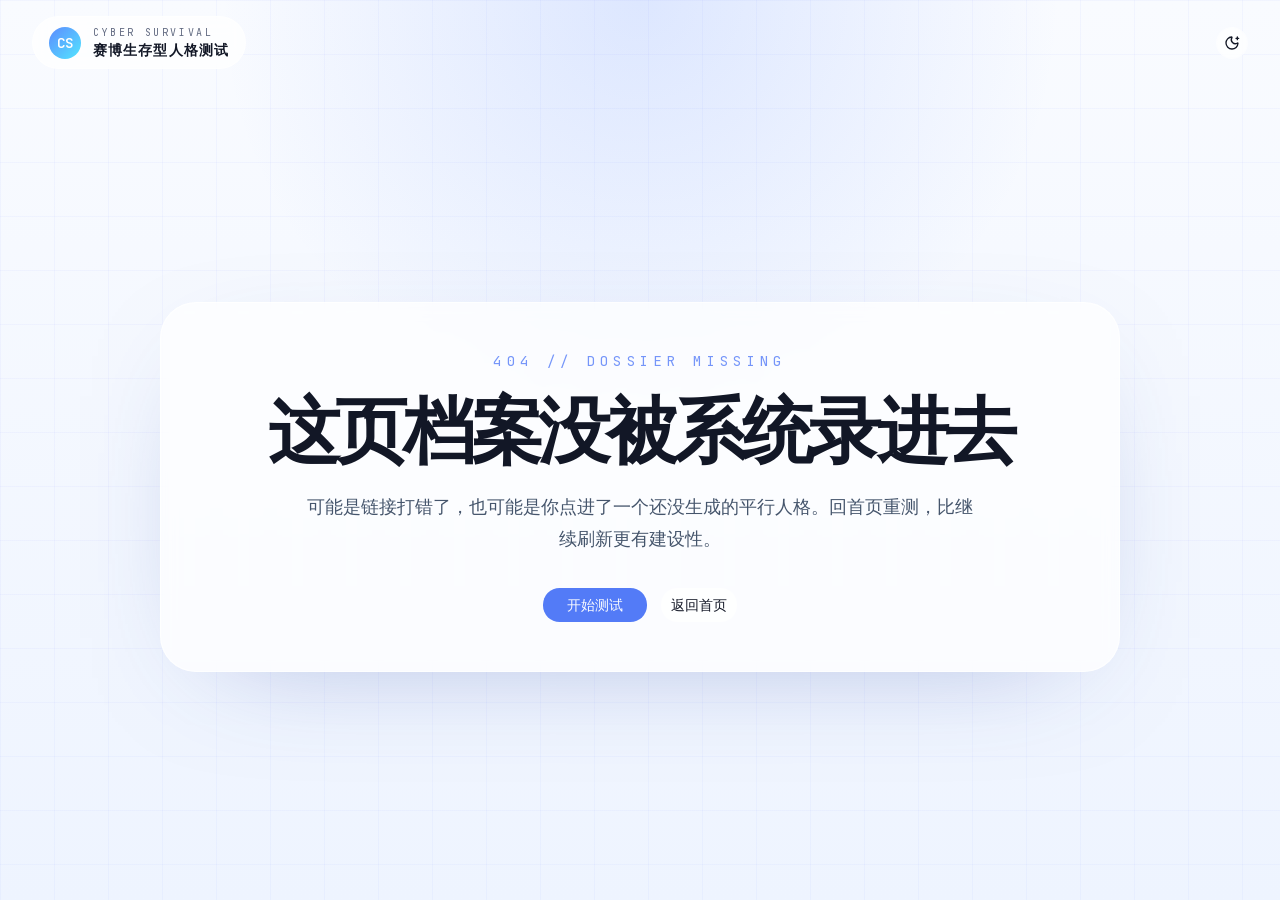
<file: 404/index.html>
<!DOCTYPE html><!--bsSjwY3h05oK_3nTK7yjF--><html class="__variable_dd5b2f __variable_3c557b" lang="zh-CN"><head><meta charSet="utf-8"/><meta name="viewport" content="width=device-width, initial-scale=1"/><link rel="stylesheet" href="/_next/static/css/4e9671281f2441b7.css" data-precedence="next"/><link rel="preload" as="script" fetchPriority="low" href="/_next/static/chunks/webpack-aa9e090bf3495cf2.js"/><script src="/_next/static/chunks/4bd1b696-c023c6e3521b1417.js" async=""></script><script src="/_next/static/chunks/255-dda36e826969d334.js" async=""></script><script src="/_next/static/chunks/main-app-dc7338d2f887b218.js" async=""></script><script src="/_next/static/chunks/720-b47c826a5d7b7b8c.js" async=""></script><script src="/_next/static/chunks/app/layout-4c9aa68f6faf780e.js" async=""></script><script src="/_next/static/chunks/683-a47efe919de3a7f5.js" async=""></script><script src="/_next/static/chunks/app/not-found-e7ae4239d76e6bd1.js" async=""></script><meta name="robots" content="noindex"/><meta name="theme-color" media="(prefers-color-scheme: light)" content="#f8fbff"/><meta name="theme-color" media="(prefers-color-scheme: dark)" content="#08111f"/><meta name="color-scheme" content="light dark"/><title>赛博生存型人格测试</title><meta name="description" content="21 道题，3 分钟内把你那点毛病和臭德性翻出来。不是心理诊断，是给你和朋友互相截图处刑的娱乐测试。"/><meta name="application-name" content="赛博人格测试"/><meta name="keywords" content="赛博生存型人格测试,原创人格测试,娱乐测试,人格海报,趣味测试"/><link rel="canonical" href="http://localhost:3000/"/><meta property="og:title" content="赛博生存型人格测试｜你的生存姿势，系统已经记下"/><meta property="og:description" content="不是心理诊断，是一份适合截图转发的损人档案。21 道原创题，测出你的坏毛病、6 维评分和专属海报。"/><meta property="og:site_name" content="赛博生存型人格测试"/><meta property="og:locale" content="zh_CN"/><meta property="og:image:type" content="image/png"/><meta property="og:image" content="http://localhost:3000/opengraph-image?ab05120aaabd31b1"/><meta property="og:image:width" content="1200"/><meta property="og:image:height" content="630"/><meta property="og:type" content="website"/><meta name="twitter:card" content="summary_large_image"/><meta name="twitter:title" content="赛博生存型人格测试｜你的生存姿势，系统已经记下"/><meta name="twitter:description" content="不是心理诊断，是一份适合截图转发的损人档案。21 道原创题，测出你的坏毛病、6 维评分和专属海报。"/><meta name="twitter:image:type" content="image/png"/><meta name="twitter:image" content="http://localhost:3000/twitter-image?ef7367f1c2747d04"/><meta name="twitter:image:width" content="1200"/><meta name="twitter:image:height" content="630"/><link rel="icon" href="/favicon.ico" type="image/x-icon" sizes="16x16"/><link rel="icon" href="/icon?462d05fa431cffe7" type="image/png" sizes="64x64"/><link rel="apple-touch-icon" href="/apple-icon?189c033954071405" type="image/png" sizes="180x180"/><script src="/_next/static/chunks/polyfills-42372ed130431b0a.js" noModule=""></script></head><body><div hidden=""><!--$--><!--/$--></div><script>((a,b,c,d,e,f,g,h)=>{let i=document.documentElement,j=["light","dark"];function k(b){var c;(Array.isArray(a)?a:[a]).forEach(a=>{let c="class"===a,d=c&&f?e.map(a=>f[a]||a):e;c?(i.classList.remove(...d),i.classList.add(f&&f[b]?f[b]:b)):i.setAttribute(a,b)}),c=b,h&&j.includes(c)&&(i.style.colorScheme=c)}if(d)k(d);else try{let a=localStorage.getItem(b)||c,d=g&&"system"===a?window.matchMedia("(prefers-color-scheme: dark)").matches?"dark":"light":a;k(d)}catch(a){}})("class","theme","light",null,["light","dark"],null,true,true)</script><div class="relative min-h-screen overflow-hidden bg-[linear-gradient(180deg,#f9fbff_0%,#eef4ff_100%)]"><div class="absolute inset-0 bg-[radial-gradient(circle_at_top,_rgba(93,139,255,0.18),_transparent_38%)]"></div><div class="absolute inset-0 bg-[linear-gradient(rgba(104,126,255,0.05)_1px,transparent_1px),linear-gradient(90deg,rgba(104,126,255,0.05)_1px,transparent_1px)] bg-[size:54px_54px]"></div><div class="relative"><header class="sticky top-0 z-40"><div class="mx-auto flex w-full max-w-7xl items-center justify-between px-4 py-4 sm:px-6 lg:px-8"><a class="inline-flex items-center gap-3 rounded-full border border-white/55 bg-white/72 px-4 py-2 shadow-[0_18px_50px_-28px_rgba(44,71,153,0.45)] backdrop-blur-sm" href="/"><span class="flex size-8 items-center justify-center rounded-full bg-[linear-gradient(135deg,#5d8bff_0%,#53e6ff_100%)] font-mono text-sm font-semibold text-white">CS</span><span class="flex flex-col"><span class="font-mono text-[10px] uppercase tracking-[0.26em] text-muted-foreground">Cyber Survival</span><span class="text-sm font-semibold tracking-[0.08em] text-foreground">赛博生存型人格测试</span></span></a><button type="button" tabindex="0" data-slot="button" aria-label="切换到深色主题" class="group/button inline-flex shrink-0 items-center justify-center border bg-clip-padding text-sm font-medium whitespace-nowrap transition-all outline-none select-none focus-visible:border-ring focus-visible:ring-3 focus-visible:ring-ring/50 active:not-aria-[haspopup]:translate-y-px disabled:pointer-events-none disabled:opacity-50 aria-invalid:border-destructive aria-invalid:ring-3 aria-invalid:ring-destructive/20 dark:aria-invalid:border-destructive/50 dark:aria-invalid:ring-destructive/40 [&amp;_svg]:pointer-events-none [&amp;_svg]:shrink-0 [&amp;_svg:not([class*=&#x27;size-&#x27;])]:size-4 hover:bg-muted hover:text-foreground aria-expanded:bg-muted aria-expanded:text-foreground dark:border-input dark:bg-input/30 dark:hover:bg-input/50 size-8 rounded-full border-white/60 bg-white/70 shadow-[0_10px_30px_-18px_rgba(55,84,164,0.55)] backdrop-blur-sm"><svg xmlns="http://www.w3.org/2000/svg" width="24" height="24" viewBox="0 0 24 24" fill="none" stroke="currentColor" stroke-width="2" stroke-linecap="round" stroke-linejoin="round" class="lucide lucide-moon-star" aria-hidden="true"><path d="M18 5h4"></path><path d="M20 3v4"></path><path d="M20.985 12.486a9 9 0 1 1-9.473-9.472c.405-.022.617.46.402.803a6 6 0 0 0 8.268 8.268c.344-.215.825-.004.803.401"></path></svg></button></div></header><main class="mx-auto flex min-h-[calc(100vh-96px)] max-w-5xl items-center px-4 py-8 sm:px-6 lg:px-8"><div class="w-full rounded-[2.25rem] border border-white/72 bg-white/70 p-8 text-center shadow-[0_30px_120px_-64px_rgba(54,79,170,0.5)] backdrop-blur-sm sm:p-12"><p class="font-mono text-sm uppercase tracking-[0.38em] text-primary/80">404 // Dossier Missing</p><h1 class="mt-6 text-5xl font-semibold tracking-[-0.06em] sm:text-7xl">这页档案没被系统录进去</h1><p class="mx-auto mt-6 max-w-2xl text-lg leading-8 text-slate-600">可能是链接打错了，也可能是你点进了一个还没生成的平行人格。回首页重测，比继续刷新更有建设性。</p><div class="mt-8 flex flex-col items-center justify-center gap-3 sm:flex-row"><a class="group/button inline-flex shrink-0 items-center justify-center rounded-lg border border-transparent bg-clip-padding text-sm font-medium whitespace-nowrap transition-all outline-none select-none focus-visible:border-ring focus-visible:ring-3 focus-visible:ring-ring/50 active:not-aria-[haspopup]:translate-y-px disabled:pointer-events-none disabled:opacity-50 aria-invalid:border-destructive aria-invalid:ring-3 aria-invalid:ring-destructive/20 dark:aria-invalid:border-destructive/50 dark:aria-invalid:ring-destructive/40 [&amp;_svg]:pointer-events-none [&amp;_svg]:shrink-0 [&amp;_svg:not([class*=&#x27;size-&#x27;])]:size-4 bg-primary text-primary-foreground [a]:hover:bg-primary/80 h-9 gap-1.5 px-2.5 has-data-[icon=inline-end]:pr-2 has-data-[icon=inline-start]:pl-2 rounded-full px-6" href="/quiz/">开始测试</a><a class="group/button inline-flex shrink-0 items-center justify-center rounded-lg border border-transparent bg-clip-padding text-sm font-medium whitespace-nowrap transition-all outline-none select-none focus-visible:border-ring focus-visible:ring-3 focus-visible:ring-ring/50 active:not-aria-[haspopup]:translate-y-px disabled:pointer-events-none disabled:opacity-50 aria-invalid:border-destructive aria-invalid:ring-3 aria-invalid:ring-destructive/20 dark:aria-invalid:border-destructive/50 dark:aria-invalid:ring-destructive/40 [&amp;_svg]:pointer-events-none [&amp;_svg]:shrink-0 [&amp;_svg:not([class*=&#x27;size-&#x27;])]:size-4 border-border bg-background hover:bg-muted hover:text-foreground aria-expanded:bg-muted aria-expanded:text-foreground dark:border-input dark:bg-input/30 dark:hover:bg-input/50 h-9 gap-1.5 px-2.5 has-data-[icon=inline-end]:pr-2 has-data-[icon=inline-start]:pl-2 rounded-full bg-white/72" href="/">返回首页</a></div></div></main></div></div><!--$--><!--/$--><section aria-label="Notifications alt+T" tabindex="-1" aria-live="polite" aria-relevant="additions text" aria-atomic="false"></section><script src="/_next/static/chunks/webpack-aa9e090bf3495cf2.js" id="_R_" async=""></script><script>(self.__next_f=self.__next_f||[]).push([0])</script><script>self.__next_f.push([1,"1:\"$Sreact.fragment\"\n2:I[1023,[\"720\",\"static/chunks/720-b47c826a5d7b7b8c.js\",\"177\",\"static/chunks/app/layout-4c9aa68f6faf780e.js\"],\"Providers\"]\n3:I[9766,[],\"\"]\n4:I[8924,[],\"\"]\n5:I[8653,[\"683\",\"static/chunks/683-a47efe919de3a7f5.js\",\"345\",\"static/chunks/app/not-found-e7ae4239d76e6bd1.js\"],\"default\"]\n6:I[1959,[],\"ClientPageRoot\"]\n9:I[4431,[],\"OutletBoundary\"]\nb:I[5278,[],\"AsyncMetadataOutlet\"]\nd:I[4431,[],\"ViewportBoundary\"]\nf:I[4431,[],\"MetadataBoundary\"]\n10:\"$Sreact.suspense\"\n12:I[7150,[],\"\"]\n:HL[\"/_next/static/css/4e9671281f2441b7.css\",\"style\"]\n"])</script><script>self.__next_f.push([1,"0:{\"P\":null,\"b\":\"bsSjwY3h05oK_3nTK7yjF\",\"p\":\"\",\"c\":[\"\",\"_not-found\",\"\"],\"i\":false,\"f\":[[[\"\",{\"children\":[\"/_not-found\",{\"children\":[\"__PAGE__\",{}]}]},\"$undefined\",\"$undefined\",true],[\"\",[\"$\",\"$1\",\"c\",{\"children\":[[[\"$\",\"link\",\"0\",{\"rel\":\"stylesheet\",\"href\":\"/_next/static/css/4e9671281f2441b7.css\",\"precedence\":\"next\",\"crossOrigin\":\"$undefined\",\"nonce\":\"$undefined\"}]],[\"$\",\"html\",null,{\"className\":\"__variable_dd5b2f __variable_3c557b\",\"lang\":\"zh-CN\",\"suppressHydrationWarning\":true,\"children\":[\"$\",\"body\",null,{\"children\":[\"$\",\"$L2\",null,{\"children\":[\"$\",\"$L3\",null,{\"parallelRouterKey\":\"children\",\"error\":\"$undefined\",\"errorStyles\":\"$undefined\",\"errorScripts\":\"$undefined\",\"template\":[\"$\",\"$L4\",null,{}],\"templateStyles\":\"$undefined\",\"templateScripts\":\"$undefined\",\"notFound\":[[\"$\",\"$L5\",null,{}],[]],\"forbidden\":\"$undefined\",\"unauthorized\":\"$undefined\"}]}]}]}]]}],{\"children\":[\"/_not-found\",[\"$\",\"$1\",\"c\",{\"children\":[null,[\"$\",\"$L3\",null,{\"parallelRouterKey\":\"children\",\"error\":\"$undefined\",\"errorStyles\":\"$undefined\",\"errorScripts\":\"$undefined\",\"template\":[\"$\",\"$L4\",null,{}],\"templateStyles\":\"$undefined\",\"templateScripts\":\"$undefined\",\"notFound\":\"$undefined\",\"forbidden\":\"$undefined\",\"unauthorized\":\"$undefined\"}]]}],{\"children\":[\"__PAGE__\",[\"$\",\"$1\",\"c\",{\"children\":[[\"$\",\"$L6\",null,{\"Component\":\"$5\",\"searchParams\":{},\"params\":{},\"promises\":[\"$@7\",\"$@8\"]}],null,[\"$\",\"$L9\",null,{\"children\":[\"$La\",[\"$\",\"$Lb\",null,{\"promise\":\"$@c\"}]]}]]}],{},null,false]},null,false]},null,false],[\"$\",\"$1\",\"h\",{\"children\":[[\"$\",\"meta\",null,{\"name\":\"robots\",\"content\":\"noindex\"}],[[\"$\",\"$Ld\",null,{\"children\":\"$Le\"}],null],[\"$\",\"$Lf\",null,{\"children\":[\"$\",\"div\",null,{\"hidden\":true,\"children\":[\"$\",\"$10\",null,{\"fallback\":null,\"children\":\"$L11\"}]}]}]]}],false]],\"m\":\"$undefined\",\"G\":[\"$12\",[]],\"s\":false,\"S\":true}\n"])</script><script>self.__next_f.push([1,"7:{}\n8:\"$0:f:0:1:2:children:2:children:1:props:children:0:props:params\"\n"])</script><script>self.__next_f.push([1,"e:[[\"$\",\"meta\",\"0\",{\"charSet\":\"utf-8\"}],[\"$\",\"meta\",\"1\",{\"name\":\"viewport\",\"content\":\"width=device-width, initial-scale=1\"}],[\"$\",\"meta\",\"2\",{\"name\":\"theme-color\",\"media\":\"(prefers-color-scheme: light)\",\"content\":\"#f8fbff\"}],[\"$\",\"meta\",\"3\",{\"name\":\"theme-color\",\"media\":\"(prefers-color-scheme: dark)\",\"content\":\"#08111f\"}],[\"$\",\"meta\",\"4\",{\"name\":\"color-scheme\",\"content\":\"light dark\"}]]\na:null\n"])</script><script>self.__next_f.push([1,"13:I[622,[],\"IconMark\"]\n"])</script><script>self.__next_f.push([1,"c:{\"metadata\":[[\"$\",\"title\",\"0\",{\"children\":\"赛博生存型人格测试\"}],[\"$\",\"meta\",\"1\",{\"name\":\"description\",\"content\":\"21 道题，3 分钟内把你那点毛病和臭德性翻出来。不是心理诊断，是给你和朋友互相截图处刑的娱乐测试。\"}],[\"$\",\"meta\",\"2\",{\"name\":\"application-name\",\"content\":\"赛博人格测试\"}],[\"$\",\"meta\",\"3\",{\"name\":\"keywords\",\"content\":\"赛博生存型人格测试,原创人格测试,娱乐测试,人格海报,趣味测试\"}],[\"$\",\"link\",\"4\",{\"rel\":\"canonical\",\"href\":\"http://localhost:3000/\"}],[\"$\",\"meta\",\"5\",{\"property\":\"og:title\",\"content\":\"赛博生存型人格测试｜你的生存姿势，系统已经记下\"}],[\"$\",\"meta\",\"6\",{\"property\":\"og:description\",\"content\":\"不是心理诊断，是一份适合截图转发的损人档案。21 道原创题，测出你的坏毛病、6 维评分和专属海报。\"}],[\"$\",\"meta\",\"7\",{\"property\":\"og:site_name\",\"content\":\"赛博生存型人格测试\"}],[\"$\",\"meta\",\"8\",{\"property\":\"og:locale\",\"content\":\"zh_CN\"}],[\"$\",\"meta\",\"9\",{\"property\":\"og:image:type\",\"content\":\"image/png\"}],[\"$\",\"meta\",\"10\",{\"property\":\"og:image\",\"content\":\"http://localhost:3000/opengraph-image?ab05120aaabd31b1\"}],[\"$\",\"meta\",\"11\",{\"property\":\"og:image:width\",\"content\":\"1200\"}],[\"$\",\"meta\",\"12\",{\"property\":\"og:image:height\",\"content\":\"630\"}],[\"$\",\"meta\",\"13\",{\"property\":\"og:type\",\"content\":\"website\"}],[\"$\",\"meta\",\"14\",{\"name\":\"twitter:card\",\"content\":\"summary_large_image\"}],[\"$\",\"meta\",\"15\",{\"name\":\"twitter:title\",\"content\":\"赛博生存型人格测试｜你的生存姿势，系统已经记下\"}],[\"$\",\"meta\",\"16\",{\"name\":\"twitter:description\",\"content\":\"不是心理诊断，是一份适合截图转发的损人档案。21 道原创题，测出你的坏毛病、6 维评分和专属海报。\"}],[\"$\",\"meta\",\"17\",{\"name\":\"twitter:image:type\",\"content\":\"image/png\"}],[\"$\",\"meta\",\"18\",{\"name\":\"twitter:image\",\"content\":\"http://localhost:3000/twitter-image?ef7367f1c2747d04\"}],[\"$\",\"meta\",\"19\",{\"name\":\"twitter:image:width\",\"content\":\"1200\"}],[\"$\",\"meta\",\"20\",{\"name\":\"twitter:image:height\",\"content\":\"630\"}],[\"$\",\"link\",\"21\",{\"rel\":\"icon\",\"href\":\"/favicon.ico\",\"type\":\"image/x-icon\",\"sizes\":\"16x16\"}],[\"$\",\"link\",\"22\",{\"rel\":\"icon\",\"href\":\"/icon?462d05fa431cffe7\",\"alt\":\"$undefined\",\"type\":\"image/png\",\"sizes\":\"64x64\"}],[\"$\",\"link\",\"23\",{\"rel\":\"apple-touch-icon\",\"href\":\"/apple-icon?189c033954071405\",\"alt\":\"$undefined\",\"type\":\"image/png\",\"sizes\":\"180x180\"}],[\"$\",\"$L13\",\"24\",{}]],\"error\":null,\"digest\":\"$undefined\"}\n"])</script><script>self.__next_f.push([1,"11:\"$c:metadata\"\n"])</script></body></html>
</file>
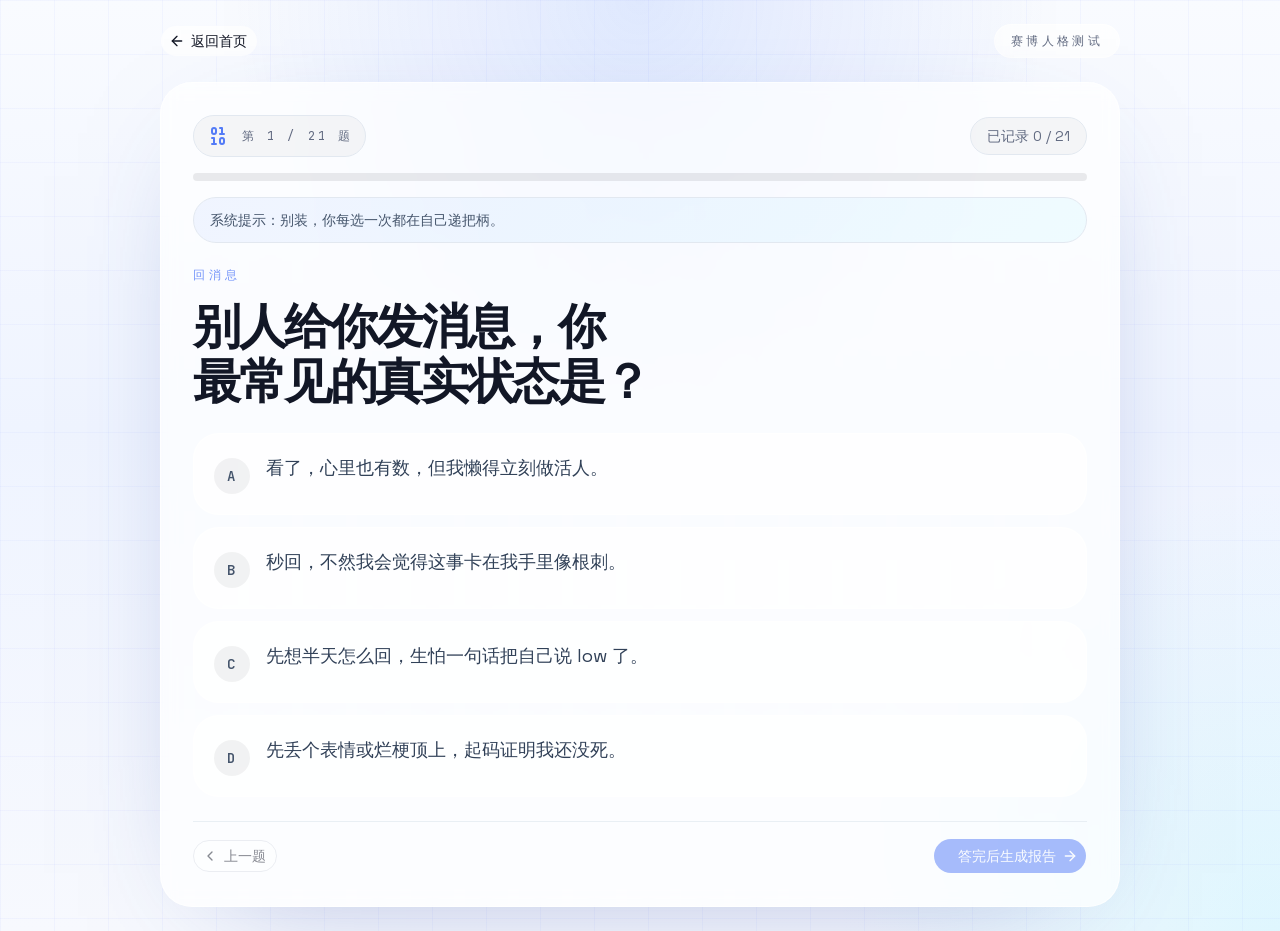
<file: quiz/index.html>
<!DOCTYPE html><!--bsSjwY3h05oK_3nTK7yjF--><html class="__variable_dd5b2f __variable_3c557b" lang="zh-CN"><head><meta charSet="utf-8"/><meta name="viewport" content="width=device-width, initial-scale=1"/><link rel="stylesheet" href="/_next/static/css/4e9671281f2441b7.css" data-precedence="next"/><link rel="preload" as="script" fetchPriority="low" href="/_next/static/chunks/webpack-aa9e090bf3495cf2.js"/><script src="/_next/static/chunks/4bd1b696-c023c6e3521b1417.js" async=""></script><script src="/_next/static/chunks/255-dda36e826969d334.js" async=""></script><script src="/_next/static/chunks/main-app-dc7338d2f887b218.js" async=""></script><script src="/_next/static/chunks/720-b47c826a5d7b7b8c.js" async=""></script><script src="/_next/static/chunks/app/layout-4c9aa68f6faf780e.js" async=""></script><script src="/_next/static/chunks/683-a47efe919de3a7f5.js" async=""></script><script src="/_next/static/chunks/app/not-found-e7ae4239d76e6bd1.js" async=""></script><script src="/_next/static/chunks/293-137b7233e4b34a96.js" async=""></script><script src="/_next/static/chunks/574-d84a7f291f44a8c5.js" async=""></script><script src="/_next/static/chunks/app/quiz/page-124d281c45d3fa46.js" async=""></script><meta name="theme-color" media="(prefers-color-scheme: light)" content="#f8fbff"/><meta name="theme-color" media="(prefers-color-scheme: dark)" content="#08111f"/><meta name="color-scheme" content="light dark"/><title>开始测试｜赛博人格测试</title><meta name="description" content="32 道原创题，逐题生成你的赛博生存型人格档案。"/><meta name="application-name" content="赛博人格测试"/><meta name="keywords" content="赛博生存型人格测试,原创人格测试,娱乐测试,人格海报,趣味测试"/><link rel="canonical" href="http://localhost:3000/"/><meta property="og:title" content="赛博生存型人格测试｜你的生存姿势，系统已经记下"/><meta property="og:description" content="不是心理诊断，是一份适合截图转发的损人档案。21 道原创题，测出你的坏毛病、6 维评分和专属海报。"/><meta property="og:site_name" content="赛博生存型人格测试"/><meta property="og:locale" content="zh_CN"/><meta property="og:image:type" content="image/png"/><meta property="og:image" content="http://localhost:3000/opengraph-image?ab05120aaabd31b1"/><meta property="og:image:width" content="1200"/><meta property="og:image:height" content="630"/><meta property="og:type" content="website"/><meta name="twitter:card" content="summary_large_image"/><meta name="twitter:title" content="赛博生存型人格测试｜你的生存姿势，系统已经记下"/><meta name="twitter:description" content="不是心理诊断，是一份适合截图转发的损人档案。21 道原创题，测出你的坏毛病、6 维评分和专属海报。"/><meta name="twitter:image:type" content="image/png"/><meta name="twitter:image" content="http://localhost:3000/twitter-image?ef7367f1c2747d04"/><meta name="twitter:image:width" content="1200"/><meta name="twitter:image:height" content="630"/><link rel="icon" href="/favicon.ico" type="image/x-icon" sizes="16x16"/><link rel="icon" href="/icon?462d05fa431cffe7" type="image/png" sizes="64x64"/><link rel="apple-touch-icon" href="/apple-icon?189c033954071405" type="image/png" sizes="180x180"/><script src="/_next/static/chunks/polyfills-42372ed130431b0a.js" noModule=""></script></head><body><div hidden=""><!--$--><!--/$--></div><script>((a,b,c,d,e,f,g,h)=>{let i=document.documentElement,j=["light","dark"];function k(b){var c;(Array.isArray(a)?a:[a]).forEach(a=>{let c="class"===a,d=c&&f?e.map(a=>f[a]||a):e;c?(i.classList.remove(...d),i.classList.add(f&&f[b]?f[b]:b)):i.setAttribute(a,b)}),c=b,h&&j.includes(c)&&(i.style.colorScheme=c)}if(d)k(d);else try{let a=localStorage.getItem(b)||c,d=g&&"system"===a?window.matchMedia("(prefers-color-scheme: dark)").matches?"dark":"light":a;k(d)}catch(a){}})("class","theme","light",null,["light","dark"],null,true,true)</script><div class="relative min-h-screen overflow-hidden bg-[linear-gradient(180deg,#f9fbff_0%,#eff4ff_46%,#f7f9fe_100%)]"><div class="absolute inset-0 bg-[radial-gradient(circle_at_top,_rgba(93,139,255,0.16),_transparent_36%),radial-gradient(circle_at_bottom_right,_rgba(83,230,255,0.15),_transparent_28%)]"></div><div class="absolute inset-0 bg-[linear-gradient(rgba(104,126,255,0.05)_1px,transparent_1px),linear-gradient(90deg,rgba(104,126,255,0.05)_1px,transparent_1px)] bg-[size:54px_54px]"></div><main class="relative mx-auto flex min-h-screen w-full max-w-5xl flex-col px-4 py-6 sm:px-6 lg:px-8"><div class="flex items-center justify-between gap-4"><a class="group/button inline-flex shrink-0 items-center justify-center rounded-lg border border-transparent bg-clip-padding text-sm font-medium whitespace-nowrap transition-all outline-none select-none focus-visible:border-ring focus-visible:ring-3 focus-visible:ring-ring/50 active:not-aria-[haspopup]:translate-y-px disabled:pointer-events-none disabled:opacity-50 aria-invalid:border-destructive aria-invalid:ring-3 aria-invalid:ring-destructive/20 dark:aria-invalid:border-destructive/50 dark:aria-invalid:ring-destructive/40 [&amp;_svg]:pointer-events-none [&amp;_svg]:shrink-0 [&amp;_svg:not([class*=&#x27;size-&#x27;])]:size-4 border-border bg-background hover:bg-muted hover:text-foreground aria-expanded:bg-muted aria-expanded:text-foreground dark:border-input dark:bg-input/30 dark:hover:bg-input/50 h-8 gap-1.5 px-2.5 has-data-[icon=inline-end]:pr-2 has-data-[icon=inline-start]:pl-2 rounded-full bg-white/72 backdrop-blur-sm" href="/"><svg xmlns="http://www.w3.org/2000/svg" width="24" height="24" viewBox="0 0 24 24" fill="none" stroke="currentColor" stroke-width="2" stroke-linecap="round" stroke-linejoin="round" class="lucide lucide-arrow-left" aria-hidden="true" data-icon="inline-start"><path d="m12 19-7-7 7-7"></path><path d="M19 12H5"></path></svg>返回首页</a><div class="rounded-full border border-white/65 bg-white/72 px-4 py-2 font-mono text-xs uppercase tracking-[0.28em] text-muted-foreground backdrop-blur-sm">赛博人格测试</div></div><section class="mt-6 flex flex-1 flex-col justify-center"><div class="flex flex-col gap-6 rounded-[2rem] border border-white/70 bg-white/68 p-5 shadow-[0_30px_120px_-64px_rgba(54,79,170,0.5)] backdrop-blur-sm sm:p-8"><div class="flex flex-col gap-4"><div class="flex flex-wrap items-center justify-between gap-4"><div class="flex items-center gap-3 rounded-full border border-slate-200 bg-slate-950/[0.03] px-3 py-2"><svg xmlns="http://www.w3.org/2000/svg" width="24" height="24" viewBox="0 0 24 24" fill="none" stroke="currentColor" stroke-width="2" stroke-linecap="round" stroke-linejoin="round" class="lucide lucide-binary text-primary" aria-hidden="true"><rect x="14" y="14" width="4" height="6" rx="2"></rect><rect x="6" y="4" width="4" height="6" rx="2"></rect><path d="M6 20h4"></path><path d="M14 10h4"></path><path d="M6 14h2v6"></path><path d="M14 4h2v6"></path></svg><span class="font-mono text-xs uppercase tracking-[0.26em] text-muted-foreground">第 <!-- -->1<!-- --> / <!-- -->21<!-- --> 题</span></div><div class="rounded-full border border-slate-200 bg-slate-950/[0.03] px-4 py-2 text-sm text-muted-foreground">已记录 <!-- -->0<!-- --> / <!-- -->21</div></div><div class="h-2 overflow-hidden rounded-full bg-slate-950/[0.08]"><div class="h-full rounded-full bg-[linear-gradient(90deg,#5d8bff_0%,#7e79ff_48%,#53e6ff_100%)] transition-[width]" style="width:0%"></div></div><div class="rounded-[1.5rem] border border-slate-200 bg-[linear-gradient(135deg,rgba(93,139,255,0.08),rgba(83,230,255,0.08))] px-4 py-3 text-sm text-slate-600">系统提示：别装，你每选一次都在自己递把柄。</div></div><div class="flex flex-col gap-6" style="opacity:0;transform:translateY(10px)"><div class="flex flex-col gap-4"><div class="font-mono text-xs uppercase tracking-[0.32em] text-primary/80">回消息</div><h1 class="max-w-3xl text-3xl font-semibold leading-[1.15] tracking-[-0.05em] text-balance text-foreground sm:text-5xl">别人给你发消息，你最常见的真实状态是？</h1></div><div class="grid gap-3"><button class="
                          group flex w-full items-start gap-4 rounded-[1.6rem] border px-5 py-5 text-left transition-all
                          border-white/65 bg-white/72 hover:border-primary/25 hover:bg-white
                        " type="button"><span class="mt-1 flex size-9 shrink-0 items-center justify-center rounded-full bg-slate-950/[0.05] font-mono text-sm font-semibold tracking-[0.12em] text-slate-600 transition-colors group-hover:bg-primary group-hover:text-white">A</span><span class="flex-1 text-base leading-7 text-slate-700 sm:text-lg">看了，心里也有数，但我懒得立刻做活人。</span></button><button class="
                          group flex w-full items-start gap-4 rounded-[1.6rem] border px-5 py-5 text-left transition-all
                          border-white/65 bg-white/72 hover:border-primary/25 hover:bg-white
                        " type="button"><span class="mt-1 flex size-9 shrink-0 items-center justify-center rounded-full bg-slate-950/[0.05] font-mono text-sm font-semibold tracking-[0.12em] text-slate-600 transition-colors group-hover:bg-primary group-hover:text-white">B</span><span class="flex-1 text-base leading-7 text-slate-700 sm:text-lg">秒回，不然我会觉得这事卡在我手里像根刺。</span></button><button class="
                          group flex w-full items-start gap-4 rounded-[1.6rem] border px-5 py-5 text-left transition-all
                          border-white/65 bg-white/72 hover:border-primary/25 hover:bg-white
                        " type="button"><span class="mt-1 flex size-9 shrink-0 items-center justify-center rounded-full bg-slate-950/[0.05] font-mono text-sm font-semibold tracking-[0.12em] text-slate-600 transition-colors group-hover:bg-primary group-hover:text-white">C</span><span class="flex-1 text-base leading-7 text-slate-700 sm:text-lg">先想半天怎么回，生怕一句话把自己说 low 了。</span></button><button class="
                          group flex w-full items-start gap-4 rounded-[1.6rem] border px-5 py-5 text-left transition-all
                          border-white/65 bg-white/72 hover:border-primary/25 hover:bg-white
                        " type="button"><span class="mt-1 flex size-9 shrink-0 items-center justify-center rounded-full bg-slate-950/[0.05] font-mono text-sm font-semibold tracking-[0.12em] text-slate-600 transition-colors group-hover:bg-primary group-hover:text-white">D</span><span class="flex-1 text-base leading-7 text-slate-700 sm:text-lg">先丢个表情或烂梗顶上，起码证明我还没死。</span></button></div></div><div class="flex flex-col gap-4 border-t border-slate-200/70 pt-4 sm:flex-row sm:items-center sm:justify-between"><div class="flex items-center gap-3"><button type="button" data-disabled="" tabindex="0" disabled="" data-slot="button" class="group/button inline-flex shrink-0 items-center justify-center border bg-clip-padding text-sm font-medium whitespace-nowrap transition-all outline-none select-none focus-visible:border-ring focus-visible:ring-3 focus-visible:ring-ring/50 active:not-aria-[haspopup]:translate-y-px disabled:pointer-events-none disabled:opacity-50 aria-invalid:border-destructive aria-invalid:ring-3 aria-invalid:ring-destructive/20 dark:aria-invalid:border-destructive/50 dark:aria-invalid:ring-destructive/40 [&amp;_svg]:pointer-events-none [&amp;_svg]:shrink-0 [&amp;_svg:not([class*=&#x27;size-&#x27;])]:size-4 border-border hover:bg-muted hover:text-foreground aria-expanded:bg-muted aria-expanded:text-foreground dark:border-input dark:bg-input/30 dark:hover:bg-input/50 h-8 gap-1.5 px-2.5 has-data-[icon=inline-end]:pr-2 has-data-[icon=inline-start]:pl-2 rounded-full bg-white/72"><svg xmlns="http://www.w3.org/2000/svg" width="24" height="24" viewBox="0 0 24 24" fill="none" stroke="currentColor" stroke-width="2" stroke-linecap="round" stroke-linejoin="round" class="lucide lucide-chevron-left" aria-hidden="true" data-icon="inline-start"><path d="m15 18-6-6 6-6"></path></svg>上一题</button></div><button type="button" data-disabled="" tabindex="0" disabled="" data-slot="button" class="group/button inline-flex shrink-0 items-center justify-center border border-transparent bg-clip-padding text-sm font-medium whitespace-nowrap transition-all outline-none select-none focus-visible:border-ring focus-visible:ring-3 focus-visible:ring-ring/50 active:not-aria-[haspopup]:translate-y-px disabled:pointer-events-none disabled:opacity-50 aria-invalid:border-destructive aria-invalid:ring-3 aria-invalid:ring-destructive/20 dark:aria-invalid:border-destructive/50 dark:aria-invalid:ring-destructive/40 [&amp;_svg]:pointer-events-none [&amp;_svg]:shrink-0 [&amp;_svg:not([class*=&#x27;size-&#x27;])]:size-4 bg-primary text-primary-foreground [a]:hover:bg-primary/80 h-9 gap-1.5 has-data-[icon=inline-end]:pr-2 has-data-[icon=inline-start]:pl-2 rounded-full px-6">答完后生成报告<svg xmlns="http://www.w3.org/2000/svg" width="24" height="24" viewBox="0 0 24 24" fill="none" stroke="currentColor" stroke-width="2" stroke-linecap="round" stroke-linejoin="round" class="lucide lucide-arrow-right" aria-hidden="true" data-icon="inline-end"><path d="M5 12h14"></path><path d="m12 5 7 7-7 7"></path></svg></button></div></div></section></main></div><!--$--><!--/$--><section aria-label="Notifications alt+T" tabindex="-1" aria-live="polite" aria-relevant="additions text" aria-atomic="false"></section><script src="/_next/static/chunks/webpack-aa9e090bf3495cf2.js" id="_R_" async=""></script><script>(self.__next_f=self.__next_f||[]).push([0])</script><script>self.__next_f.push([1,"1:\"$Sreact.fragment\"\n2:I[1023,[\"720\",\"static/chunks/720-b47c826a5d7b7b8c.js\",\"177\",\"static/chunks/app/layout-4c9aa68f6faf780e.js\"],\"Providers\"]\n3:I[9766,[],\"\"]\n4:I[8924,[],\"\"]\n5:I[8653,[\"683\",\"static/chunks/683-a47efe919de3a7f5.js\",\"345\",\"static/chunks/app/not-found-e7ae4239d76e6bd1.js\"],\"default\"]\n6:I[3482,[\"683\",\"static/chunks/683-a47efe919de3a7f5.js\",\"293\",\"static/chunks/293-137b7233e4b34a96.js\",\"574\",\"static/chunks/574-d84a7f291f44a8c5.js\",\"602\",\"static/chunks/app/quiz/page-124d281c45d3fa46.js\"],\"QuizExperience\"]\n7:I[4431,[],\"OutletBoundary\"]\n9:I[5278,[],\"AsyncMetadataOutlet\"]\nb:I[4431,[],\"ViewportBoundary\"]\nd:I[4431,[],\"MetadataBoundary\"]\ne:\"$Sreact.suspense\"\n10:I[7150,[],\"\"]\n:HL[\"/_next/static/css/4e9671281f2441b7.css\",\"style\"]\n"])</script><script>self.__next_f.push([1,"0:{\"P\":null,\"b\":\"bsSjwY3h05oK_3nTK7yjF\",\"p\":\"\",\"c\":[\"\",\"quiz\",\"\"],\"i\":false,\"f\":[[[\"\",{\"children\":[\"quiz\",{\"children\":[\"__PAGE__\",{}]}]},\"$undefined\",\"$undefined\",true],[\"\",[\"$\",\"$1\",\"c\",{\"children\":[[[\"$\",\"link\",\"0\",{\"rel\":\"stylesheet\",\"href\":\"/_next/static/css/4e9671281f2441b7.css\",\"precedence\":\"next\",\"crossOrigin\":\"$undefined\",\"nonce\":\"$undefined\"}]],[\"$\",\"html\",null,{\"className\":\"__variable_dd5b2f __variable_3c557b\",\"lang\":\"zh-CN\",\"suppressHydrationWarning\":true,\"children\":[\"$\",\"body\",null,{\"children\":[\"$\",\"$L2\",null,{\"children\":[\"$\",\"$L3\",null,{\"parallelRouterKey\":\"children\",\"error\":\"$undefined\",\"errorStyles\":\"$undefined\",\"errorScripts\":\"$undefined\",\"template\":[\"$\",\"$L4\",null,{}],\"templateStyles\":\"$undefined\",\"templateScripts\":\"$undefined\",\"notFound\":[[\"$\",\"$L5\",null,{}],[]],\"forbidden\":\"$undefined\",\"unauthorized\":\"$undefined\"}]}]}]}]]}],{\"children\":[\"quiz\",[\"$\",\"$1\",\"c\",{\"children\":[null,[\"$\",\"$L3\",null,{\"parallelRouterKey\":\"children\",\"error\":\"$undefined\",\"errorStyles\":\"$undefined\",\"errorScripts\":\"$undefined\",\"template\":[\"$\",\"$L4\",null,{}],\"templateStyles\":\"$undefined\",\"templateScripts\":\"$undefined\",\"notFound\":\"$undefined\",\"forbidden\":\"$undefined\",\"unauthorized\":\"$undefined\"}]]}],{\"children\":[\"__PAGE__\",[\"$\",\"$1\",\"c\",{\"children\":[[\"$\",\"$L6\",null,{}],null,[\"$\",\"$L7\",null,{\"children\":[\"$L8\",[\"$\",\"$L9\",null,{\"promise\":\"$@a\"}]]}]]}],{},null,false]},null,false]},null,false],[\"$\",\"$1\",\"h\",{\"children\":[null,[[\"$\",\"$Lb\",null,{\"children\":\"$Lc\"}],null],[\"$\",\"$Ld\",null,{\"children\":[\"$\",\"div\",null,{\"hidden\":true,\"children\":[\"$\",\"$e\",null,{\"fallback\":null,\"children\":\"$Lf\"}]}]}]]}],false]],\"m\":\"$undefined\",\"G\":[\"$10\",[]],\"s\":false,\"S\":true}\n"])</script><script>self.__next_f.push([1,"c:[[\"$\",\"meta\",\"0\",{\"charSet\":\"utf-8\"}],[\"$\",\"meta\",\"1\",{\"name\":\"viewport\",\"content\":\"width=device-width, initial-scale=1\"}],[\"$\",\"meta\",\"2\",{\"name\":\"theme-color\",\"media\":\"(prefers-color-scheme: light)\",\"content\":\"#f8fbff\"}],[\"$\",\"meta\",\"3\",{\"name\":\"theme-color\",\"media\":\"(prefers-color-scheme: dark)\",\"content\":\"#08111f\"}],[\"$\",\"meta\",\"4\",{\"name\":\"color-scheme\",\"content\":\"light dark\"}]]\n8:null\n"])</script><script>self.__next_f.push([1,"11:I[622,[],\"IconMark\"]\n"])</script><script>self.__next_f.push([1,"a:{\"metadata\":[[\"$\",\"title\",\"0\",{\"children\":\"开始测试｜赛博人格测试\"}],[\"$\",\"meta\",\"1\",{\"name\":\"description\",\"content\":\"32 道原创题，逐题生成你的赛博生存型人格档案。\"}],[\"$\",\"meta\",\"2\",{\"name\":\"application-name\",\"content\":\"赛博人格测试\"}],[\"$\",\"meta\",\"3\",{\"name\":\"keywords\",\"content\":\"赛博生存型人格测试,原创人格测试,娱乐测试,人格海报,趣味测试\"}],[\"$\",\"link\",\"4\",{\"rel\":\"canonical\",\"href\":\"http://localhost:3000/\"}],[\"$\",\"meta\",\"5\",{\"property\":\"og:title\",\"content\":\"赛博生存型人格测试｜你的生存姿势，系统已经记下\"}],[\"$\",\"meta\",\"6\",{\"property\":\"og:description\",\"content\":\"不是心理诊断，是一份适合截图转发的损人档案。21 道原创题，测出你的坏毛病、6 维评分和专属海报。\"}],[\"$\",\"meta\",\"7\",{\"property\":\"og:site_name\",\"content\":\"赛博生存型人格测试\"}],[\"$\",\"meta\",\"8\",{\"property\":\"og:locale\",\"content\":\"zh_CN\"}],[\"$\",\"meta\",\"9\",{\"property\":\"og:image:type\",\"content\":\"image/png\"}],[\"$\",\"meta\",\"10\",{\"property\":\"og:image\",\"content\":\"http://localhost:3000/opengraph-image?ab05120aaabd31b1\"}],[\"$\",\"meta\",\"11\",{\"property\":\"og:image:width\",\"content\":\"1200\"}],[\"$\",\"meta\",\"12\",{\"property\":\"og:image:height\",\"content\":\"630\"}],[\"$\",\"meta\",\"13\",{\"property\":\"og:type\",\"content\":\"website\"}],[\"$\",\"meta\",\"14\",{\"name\":\"twitter:card\",\"content\":\"summary_large_image\"}],[\"$\",\"meta\",\"15\",{\"name\":\"twitter:title\",\"content\":\"赛博生存型人格测试｜你的生存姿势，系统已经记下\"}],[\"$\",\"meta\",\"16\",{\"name\":\"twitter:description\",\"content\":\"不是心理诊断，是一份适合截图转发的损人档案。21 道原创题，测出你的坏毛病、6 维评分和专属海报。\"}],[\"$\",\"meta\",\"17\",{\"name\":\"twitter:image:type\",\"content\":\"image/png\"}],[\"$\",\"meta\",\"18\",{\"name\":\"twitter:image\",\"content\":\"http://localhost:3000/twitter-image?ef7367f1c2747d04\"}],[\"$\",\"meta\",\"19\",{\"name\":\"twitter:image:width\",\"content\":\"1200\"}],[\"$\",\"meta\",\"20\",{\"name\":\"twitter:image:height\",\"content\":\"630\"}],[\"$\",\"link\",\"21\",{\"rel\":\"icon\",\"href\":\"/favicon.ico\",\"type\":\"image/x-icon\",\"sizes\":\"16x16\"}],[\"$\",\"link\",\"22\",{\"rel\":\"icon\",\"href\":\"/icon?462d05fa431cffe7\",\"alt\":\"$undefined\",\"type\":\"image/png\",\"sizes\":\"64x64\"}],[\"$\",\"link\",\"23\",{\"rel\":\"apple-touch-icon\",\"href\":\"/apple-icon?189c033954071405\",\"alt\":\"$undefined\",\"type\":\"image/png\",\"sizes\":\"180x180\"}],[\"$\",\"$L11\",\"24\",{}]],\"error\":null,\"digest\":\"$undefined\"}\n"])</script><script>self.__next_f.push([1,"f:\"$a:metadata\"\n"])</script></body></html>
</file>
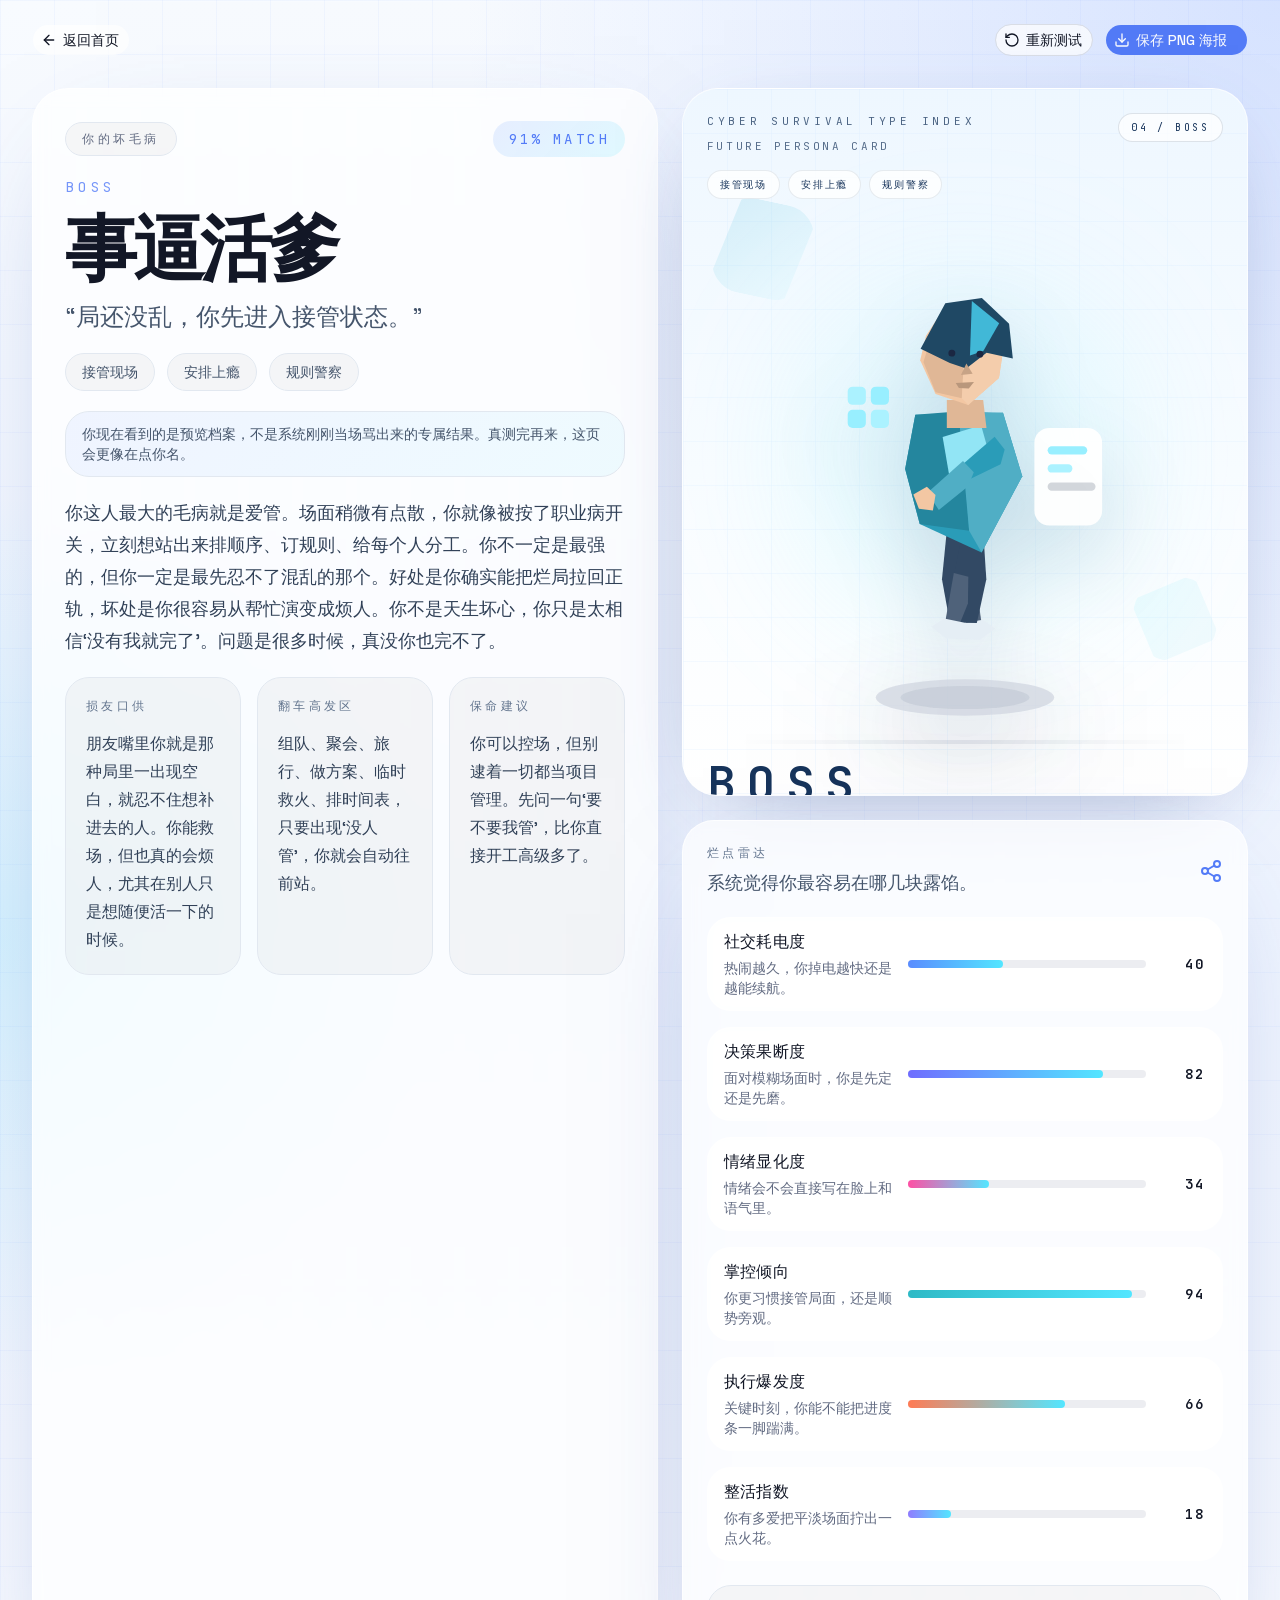
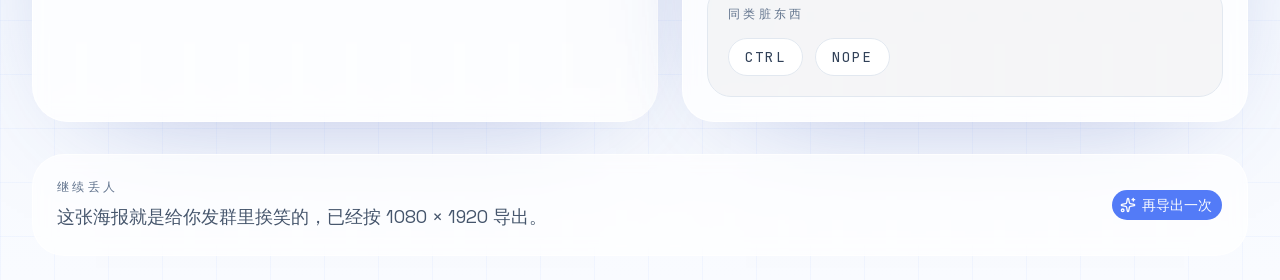
<file: result/boss/index.html>
<!DOCTYPE html><!--bsSjwY3h05oK_3nTK7yjF--><html class="__variable_dd5b2f __variable_3c557b" lang="zh-CN"><head><meta charSet="utf-8"/><meta name="viewport" content="width=device-width, initial-scale=1"/><link rel="preload" as="image" href="/personas/boss.svg"/><link rel="stylesheet" href="/_next/static/css/4e9671281f2441b7.css" data-precedence="next"/><link rel="preload" as="script" fetchPriority="low" href="/_next/static/chunks/webpack-aa9e090bf3495cf2.js"/><script src="/_next/static/chunks/4bd1b696-c023c6e3521b1417.js" async=""></script><script src="/_next/static/chunks/255-dda36e826969d334.js" async=""></script><script src="/_next/static/chunks/main-app-dc7338d2f887b218.js" async=""></script><script src="/_next/static/chunks/720-b47c826a5d7b7b8c.js" async=""></script><script src="/_next/static/chunks/app/layout-4c9aa68f6faf780e.js" async=""></script><script src="/_next/static/chunks/683-a47efe919de3a7f5.js" async=""></script><script src="/_next/static/chunks/app/not-found-e7ae4239d76e6bd1.js" async=""></script><script src="/_next/static/chunks/293-137b7233e4b34a96.js" async=""></script><script src="/_next/static/chunks/356-103228ef4feecd44.js" async=""></script><script src="/_next/static/chunks/608-4247036f8e5393a6.js" async=""></script><script src="/_next/static/chunks/574-d84a7f291f44a8c5.js" async=""></script><script src="/_next/static/chunks/app/result/%5Btype%5D/page-ace7f0376db38435.js" async=""></script><meta name="theme-color" media="(prefers-color-scheme: light)" content="#f8fbff"/><meta name="theme-color" media="(prefers-color-scheme: dark)" content="#08111f"/><meta name="color-scheme" content="light dark"/><title>BOSS｜事逼活爹｜赛博人格测试</title><meta name="description" content="局还没乱，你先进入接管状态。 这是一份来自 赛博生存型人格测试 的原创人格档案。"/><meta name="application-name" content="赛博人格测试"/><meta name="keywords" content="赛博生存型人格测试,原创人格测试,娱乐测试,人格海报,趣味测试"/><link rel="canonical" href="http://localhost:3000/"/><meta property="og:title" content="赛博生存型人格测试｜你的生存姿势，系统已经记下"/><meta property="og:description" content="不是心理诊断，是一份适合截图转发的损人档案。21 道原创题，测出你的坏毛病、6 维评分和专属海报。"/><meta property="og:site_name" content="赛博生存型人格测试"/><meta property="og:locale" content="zh_CN"/><meta property="og:image:type" content="image/png"/><meta property="og:image" content="http://localhost:3000/opengraph-image?ab05120aaabd31b1"/><meta property="og:image:width" content="1200"/><meta property="og:image:height" content="630"/><meta property="og:type" content="website"/><meta name="twitter:card" content="summary_large_image"/><meta name="twitter:title" content="赛博生存型人格测试｜你的生存姿势，系统已经记下"/><meta name="twitter:description" content="不是心理诊断，是一份适合截图转发的损人档案。21 道原创题，测出你的坏毛病、6 维评分和专属海报。"/><meta name="twitter:image:type" content="image/png"/><meta name="twitter:image" content="http://localhost:3000/twitter-image?ef7367f1c2747d04"/><meta name="twitter:image:width" content="1200"/><meta name="twitter:image:height" content="630"/><link rel="icon" href="/favicon.ico" type="image/x-icon" sizes="16x16"/><link rel="icon" href="/icon?462d05fa431cffe7" type="image/png" sizes="64x64"/><link rel="apple-touch-icon" href="/apple-icon?189c033954071405" type="image/png" sizes="180x180"/><script src="/_next/static/chunks/polyfills-42372ed130431b0a.js" noModule=""></script></head><body><div hidden=""><!--$--><!--/$--></div><script>((a,b,c,d,e,f,g,h)=>{let i=document.documentElement,j=["light","dark"];function k(b){var c;(Array.isArray(a)?a:[a]).forEach(a=>{let c="class"===a,d=c&&f?e.map(a=>f[a]||a):e;c?(i.classList.remove(...d),i.classList.add(f&&f[b]?f[b]:b)):i.setAttribute(a,b)}),c=b,h&&j.includes(c)&&(i.style.colorScheme=c)}if(d)k(d);else try{let a=localStorage.getItem(b)||c,d=g&&"system"===a?window.matchMedia("(prefers-color-scheme: dark)").matches?"dark":"light":a;k(d)}catch(a){}})("class","theme","light",null,["light","dark"],null,true,true)</script><div class="relative min-h-screen overflow-hidden bg-[linear-gradient(180deg,#f8fbff_0%,#eef4ff_48%,#f9fbff_100%)]"><div class="absolute inset-0 bg-[radial-gradient(circle_at_top_right,_rgba(93,139,255,0.22),_transparent_36%),radial-gradient(circle_at_left,_rgba(83,230,255,0.16),_transparent_28%)]"></div><div class="absolute inset-0 bg-[linear-gradient(rgba(90,140,255,0.05)_1px,transparent_1px),linear-gradient(90deg,rgba(90,140,255,0.05)_1px,transparent_1px)] bg-[size:54px_54px]"></div><main class="relative mx-auto flex w-full max-w-7xl flex-col px-4 py-6 sm:px-6 lg:px-8"><div class="flex flex-wrap items-center justify-between gap-4"><a class="group/button inline-flex shrink-0 items-center justify-center rounded-lg border border-transparent bg-clip-padding text-sm font-medium whitespace-nowrap transition-all outline-none select-none focus-visible:border-ring focus-visible:ring-3 focus-visible:ring-ring/50 active:not-aria-[haspopup]:translate-y-px disabled:pointer-events-none disabled:opacity-50 aria-invalid:border-destructive aria-invalid:ring-3 aria-invalid:ring-destructive/20 dark:aria-invalid:border-destructive/50 dark:aria-invalid:ring-destructive/40 [&amp;_svg]:pointer-events-none [&amp;_svg]:shrink-0 [&amp;_svg:not([class*=&#x27;size-&#x27;])]:size-4 border-border bg-background hover:bg-muted hover:text-foreground aria-expanded:bg-muted aria-expanded:text-foreground dark:border-input dark:bg-input/30 dark:hover:bg-input/50 h-8 gap-1.5 px-2.5 has-data-[icon=inline-end]:pr-2 has-data-[icon=inline-start]:pl-2 rounded-full bg-white/72" href="/"><svg xmlns="http://www.w3.org/2000/svg" width="24" height="24" viewBox="0 0 24 24" fill="none" stroke="currentColor" stroke-width="2" stroke-linecap="round" stroke-linejoin="round" class="lucide lucide-arrow-left" aria-hidden="true" data-icon="inline-start"><path d="m12 19-7-7 7-7"></path><path d="M19 12H5"></path></svg>返回首页</a><div class="flex flex-wrap gap-3"><button type="button" tabindex="0" data-slot="button" class="group/button inline-flex shrink-0 items-center justify-center border bg-clip-padding text-sm font-medium whitespace-nowrap transition-all outline-none select-none focus-visible:border-ring focus-visible:ring-3 focus-visible:ring-ring/50 active:not-aria-[haspopup]:translate-y-px disabled:pointer-events-none disabled:opacity-50 aria-invalid:border-destructive aria-invalid:ring-3 aria-invalid:ring-destructive/20 dark:aria-invalid:border-destructive/50 dark:aria-invalid:ring-destructive/40 [&amp;_svg]:pointer-events-none [&amp;_svg]:shrink-0 [&amp;_svg:not([class*=&#x27;size-&#x27;])]:size-4 border-border hover:bg-muted hover:text-foreground aria-expanded:bg-muted aria-expanded:text-foreground dark:border-input dark:bg-input/30 dark:hover:bg-input/50 h-8 gap-1.5 px-2.5 has-data-[icon=inline-end]:pr-2 has-data-[icon=inline-start]:pl-2 rounded-full bg-white/72"><svg xmlns="http://www.w3.org/2000/svg" width="24" height="24" viewBox="0 0 24 24" fill="none" stroke="currentColor" stroke-width="2" stroke-linecap="round" stroke-linejoin="round" class="lucide lucide-rotate-ccw" aria-hidden="true" data-icon="inline-start"><path d="M3 12a9 9 0 1 0 9-9 9.75 9.75 0 0 0-6.74 2.74L3 8"></path><path d="M3 3v5h5"></path></svg>重新测试</button><button type="button" tabindex="0" data-slot="button" class="group/button inline-flex shrink-0 items-center justify-center border border-transparent bg-clip-padding text-sm font-medium whitespace-nowrap transition-all outline-none select-none focus-visible:border-ring focus-visible:ring-3 focus-visible:ring-ring/50 active:not-aria-[haspopup]:translate-y-px disabled:pointer-events-none disabled:opacity-50 aria-invalid:border-destructive aria-invalid:ring-3 aria-invalid:ring-destructive/20 dark:aria-invalid:border-destructive/50 dark:aria-invalid:ring-destructive/40 [&amp;_svg]:pointer-events-none [&amp;_svg]:shrink-0 [&amp;_svg:not([class*=&#x27;size-&#x27;])]:size-4 bg-primary text-primary-foreground [a]:hover:bg-primary/80 h-8 gap-1.5 has-data-[icon=inline-end]:pr-2 has-data-[icon=inline-start]:pl-2 rounded-full px-5"><svg xmlns="http://www.w3.org/2000/svg" width="24" height="24" viewBox="0 0 24 24" fill="none" stroke="currentColor" stroke-width="2" stroke-linecap="round" stroke-linejoin="round" class="lucide lucide-download" aria-hidden="true" data-icon="inline-start"><path d="M12 15V3"></path><path d="M21 15v4a2 2 0 0 1-2 2H5a2 2 0 0 1-2-2v-4"></path><path d="m7 10 5 5 5-5"></path></svg>保存 PNG 海报</button></div></div><section class="mt-8 grid gap-6 lg:grid-cols-[1.05fr_0.95fr]"><div class="flex flex-col gap-5 rounded-[2.25rem] border border-white/70 bg-white/70 p-6 shadow-[0_30px_120px_-64px_rgba(54,79,170,0.5)] backdrop-blur-sm sm:p-8" style="opacity:0;transform:translateY(16px)"><div class="flex flex-wrap items-center justify-between gap-4"><div class="rounded-full border border-slate-200 bg-slate-950/[0.03] px-4 py-2 font-mono text-xs uppercase tracking-[0.3em] text-muted-foreground">你的坏毛病</div><div class="rounded-full bg-[linear-gradient(135deg,rgba(93,139,255,0.14),rgba(83,230,255,0.16))] px-4 py-2 font-mono text-sm uppercase tracking-[0.22em] text-primary">91<!-- -->% MATCH</div></div><div class="flex flex-col gap-4"><span class="font-mono text-sm uppercase tracking-[0.34em] text-primary/80">BOSS</span><h1 class="text-5xl font-semibold leading-none tracking-[-0.06em] text-foreground sm:text-7xl">事逼活爹</h1><p class="max-w-3xl text-xl leading-8 text-slate-600 sm:text-2xl">“<!-- -->局还没乱，你先进入接管状态。<!-- -->”</p></div><div class="flex flex-wrap gap-3"><span class="rounded-full border border-slate-200 bg-slate-950/[0.03] px-4 py-2 text-sm text-slate-600">接管现场</span><span class="rounded-full border border-slate-200 bg-slate-950/[0.03] px-4 py-2 text-sm text-slate-600">安排上瘾</span><span class="rounded-full border border-slate-200 bg-slate-950/[0.03] px-4 py-2 text-sm text-slate-600">规则警察</span></div><div class="rounded-[1.5rem] border border-slate-200 bg-[linear-gradient(135deg,rgba(93,139,255,0.08),rgba(83,230,255,0.08))] px-4 py-3 text-sm text-slate-600">你现在看到的是预览档案，不是系统刚刚当场骂出来的专属结果。真测完再来，这页会更像在点你名。</div><p class="max-w-3xl text-lg leading-8 text-slate-700">你这人最大的毛病就是爱管。场面稍微有点散，你就像被按了职业病开关，立刻想站出来排顺序、订规则、给每个人分工。你不一定是最强的，但你一定是最先忍不了混乱的那个。好处是你确实能把烂局拉回正轨，坏处是你很容易从帮忙演变成烦人。你不是天生坏心，你只是太相信‘没有我就完了’。问题是很多时候，真没你也完不了。</p><div class="grid gap-4 md:grid-cols-3"><div class="rounded-[1.5rem] border border-slate-200 bg-slate-950/[0.03] p-5"><p class="font-mono text-xs uppercase tracking-[0.28em] text-slate-500">损友口供</p><p class="mt-4 text-base leading-7 text-slate-700">朋友嘴里你就是那种局里一出现空白，就忍不住想补进去的人。你能救场，但也真的会烦人，尤其在别人只是想随便活一下的时候。</p></div><div class="rounded-[1.5rem] border border-slate-200 bg-slate-950/[0.03] p-5"><p class="font-mono text-xs uppercase tracking-[0.28em] text-slate-500">翻车高发区</p><p class="mt-4 text-base leading-7 text-slate-700">组队、聚会、旅行、做方案、临时救火、排时间表，只要出现‘没人管’，你就会自动往前站。</p></div><div class="rounded-[1.5rem] border border-slate-200 bg-slate-950/[0.03] p-5"><p class="font-mono text-xs uppercase tracking-[0.28em] text-slate-500">保命建议</p><p class="mt-4 text-base leading-7 text-slate-700">你可以控场，但别逮着一切都当项目管理。先问一句‘要不要我管’，比你直接开工高级多了。</p></div></div></div><div class="flex flex-col gap-6" style="opacity:0;transform:translateY(18px)"><div class="relative overflow-hidden border border-white/70 shadow-[0_24px_90px_-42px_rgba(66,84,144,0.55)] backdrop-blur-sm aspect-[4/5] w-full rounded-[2.25rem]" style="background:linear-gradient(180deg, #eef7ff 0%, #f8fcff 54%, #ffffff 100%)"><div class="absolute inset-0 opacity-60" style="background-image:linear-gradient(#d0e9ff55 1px, transparent 1px), linear-gradient(90deg, #d0e9ff55 1px, transparent 1px);background-size:44px 44px"></div><div class="absolute left-1/2 top-[16%] size-[72%] -translate-x-1/2 rounded-full blur-3xl" style="background:radial-gradient(circle, #8af3ff55 0%, transparent 68%)"></div><div class="absolute left-8 top-28 h-24 w-24 rotate-12 rounded-[2rem] opacity-50" style="background:linear-gradient(135deg, #41b8d755, #8af3ff22);clip-path:polygon(18% 0%, 100% 0%, 82% 100%, 0% 100%)"></div><div class="absolute bottom-34 right-8 h-20 w-20 -rotate-12 rounded-[2rem] opacity-45" style="background:linear-gradient(135deg, #8af3ff55, #41b8d722);clip-path:polygon(0% 16%, 84% 0%, 100% 84%, 16% 100%)"></div><div class="relative flex h-full flex-col p-5 sm:p-6"><div class="flex items-start justify-between gap-4"><div class="flex flex-col gap-2"><span class="font-mono text-[11px] uppercase tracking-[0.34em] opacity-75" style="color:#17345b">cyber survival type index</span><span class="font-mono text-[11px] uppercase tracking-[0.24em] opacity-70" style="color:#17345b">future persona card</span></div><span class="rounded-full border bg-white/72 px-3 py-1.5 font-mono text-[10px] uppercase tracking-[0.28em]" style="border-color:#17345b22;color:#17345b">04 / BOSS</span></div><div class="mt-4 flex flex-wrap gap-2"><span class="rounded-full border bg-white/78 px-3 py-1.5 font-mono text-[10px] uppercase tracking-[0.18em]" style="border-color:#17345b18;color:#17345b">接管现场</span><span class="rounded-full border bg-white/78 px-3 py-1.5 font-mono text-[10px] uppercase tracking-[0.18em]" style="border-color:#17345b18;color:#17345b">安排上瘾</span><span class="rounded-full border bg-white/78 px-3 py-1.5 font-mono text-[10px] uppercase tracking-[0.18em]" style="border-color:#17345b18;color:#17345b">规则警察</span></div><div class="relative flex flex-1 items-end justify-center px-2 pb-2 pt-6"><div class="absolute inset-x-6 bottom-6 h-8 rounded-full blur-2xl" style="background:radial-gradient(circle, #17345b20 0%, transparent 70%)"></div><div class="absolute inset-x-8 bottom-4 h-1 rounded-full opacity-55" style="background:linear-gradient(90deg, transparent, #17345b28, transparent)"></div><div class="relative z-10 h-full w-full max-w-[86%]"><img alt="BOSS 事逼活爹 低多边形人格图" draggable="false" loading="eager" width="520" height="640" decoding="async" data-nimg="1" class="h-full w-full object-contain drop-shadow-[0_34px_42px_rgba(32,48,92,0.16)]" style="color:transparent" src="/personas/boss.svg"/></div></div><div class="flex items-end justify-between gap-4"><div class="flex flex-col"><span class="font-mono text-4xl font-semibold uppercase tracking-[0.22em] sm:text-5xl" style="color:#17345b">BOSS</span><span class="text-lg font-semibold tracking-[-0.04em] sm:text-2xl" style="color:#17345b">事逼活爹</span></div><div class="flex flex-col items-end gap-1"><span class="font-mono text-[10px] uppercase tracking-[0.26em] opacity-75" style="color:#17345b">low poly flat svg</span><span class="font-mono text-[10px] uppercase tracking-[0.26em]" style="color:#41b8d7">command / order / clamp</span></div></div></div></div><div class="rounded-[2rem] border border-white/72 bg-white/70 p-6 shadow-[0_30px_120px_-64px_rgba(54,79,170,0.5)] backdrop-blur-sm"><div class="mb-5 flex items-center justify-between gap-4"><div><p class="font-mono text-xs uppercase tracking-[0.28em] text-slate-500">烂点雷达</p><p class="mt-2 text-lg text-slate-600">系统觉得你最容易在哪几块露馅。</p></div><svg xmlns="http://www.w3.org/2000/svg" width="24" height="24" viewBox="0 0 24 24" fill="none" stroke="currentColor" stroke-width="2" stroke-linecap="round" stroke-linejoin="round" class="lucide lucide-share2 lucide-share-2 text-primary" aria-hidden="true"><circle cx="18" cy="5" r="3"></circle><circle cx="6" cy="12" r="3"></circle><circle cx="18" cy="19" r="3"></circle><line x1="8.59" x2="15.42" y1="13.51" y2="17.49"></line><line x1="15.41" x2="8.59" y1="6.51" y2="10.49"></line></svg></div><div class="flex flex-col gap-4"><div class="grid items-center gap-3 rounded-[1.5rem] border border-white/55 bg-white/66 px-4 py-3 backdrop-blur-sm grid-cols-[1fr_auto] md:grid-cols-[172px_1fr_48px]"><div class="flex flex-col gap-1"><span class="font-medium tracking-[0.02em] text-foreground">社交耗电度</span><span class="text-sm leading-5 text-muted-foreground">热闹越久，你掉电越快还是越能续航。</span></div><div class="col-span-full h-2 rounded-full bg-[rgba(16,31,78,0.08)] md:col-span-1"><div class="h-full rounded-full transition-[width]" style="width:40%;background:linear-gradient(90deg, #5a8cff, #53e6ff)"></div></div><div class="justify-self-end font-mono text-sm font-semibold tracking-[0.18em] text-foreground">40</div></div><div class="grid items-center gap-3 rounded-[1.5rem] border border-white/55 bg-white/66 px-4 py-3 backdrop-blur-sm grid-cols-[1fr_auto] md:grid-cols-[172px_1fr_48px]"><div class="flex flex-col gap-1"><span class="font-medium tracking-[0.02em] text-foreground">决策果断度</span><span class="text-sm leading-5 text-muted-foreground">面对模糊场面时，你是先定还是先磨。</span></div><div class="col-span-full h-2 rounded-full bg-[rgba(16,31,78,0.08)] md:col-span-1"><div class="h-full rounded-full transition-[width]" style="width:82%;background:linear-gradient(90deg, #6f6dff, #53e6ff)"></div></div><div class="justify-self-end font-mono text-sm font-semibold tracking-[0.18em] text-foreground">82</div></div><div class="grid items-center gap-3 rounded-[1.5rem] border border-white/55 bg-white/66 px-4 py-3 backdrop-blur-sm grid-cols-[1fr_auto] md:grid-cols-[172px_1fr_48px]"><div class="flex flex-col gap-1"><span class="font-medium tracking-[0.02em] text-foreground">情绪显化度</span><span class="text-sm leading-5 text-muted-foreground">情绪会不会直接写在脸上和语气里。</span></div><div class="col-span-full h-2 rounded-full bg-[rgba(16,31,78,0.08)] md:col-span-1"><div class="h-full rounded-full transition-[width]" style="width:34%;background:linear-gradient(90deg, #ff4fa4, #53e6ff)"></div></div><div class="justify-self-end font-mono text-sm font-semibold tracking-[0.18em] text-foreground">34</div></div><div class="grid items-center gap-3 rounded-[1.5rem] border border-white/55 bg-white/66 px-4 py-3 backdrop-blur-sm grid-cols-[1fr_auto] md:grid-cols-[172px_1fr_48px]"><div class="flex flex-col gap-1"><span class="font-medium tracking-[0.02em] text-foreground">掌控倾向</span><span class="text-sm leading-5 text-muted-foreground">你更习惯接管局面，还是顺势旁观。</span></div><div class="col-span-full h-2 rounded-full bg-[rgba(16,31,78,0.08)] md:col-span-1"><div class="h-full rounded-full transition-[width]" style="width:94%;background:linear-gradient(90deg, #2ebac6, #53e6ff)"></div></div><div class="justify-self-end font-mono text-sm font-semibold tracking-[0.18em] text-foreground">94</div></div><div class="grid items-center gap-3 rounded-[1.5rem] border border-white/55 bg-white/66 px-4 py-3 backdrop-blur-sm grid-cols-[1fr_auto] md:grid-cols-[172px_1fr_48px]"><div class="flex flex-col gap-1"><span class="font-medium tracking-[0.02em] text-foreground">执行爆发度</span><span class="text-sm leading-5 text-muted-foreground">关键时刻，你能不能把进度条一脚踹满。</span></div><div class="col-span-full h-2 rounded-full bg-[rgba(16,31,78,0.08)] md:col-span-1"><div class="h-full rounded-full transition-[width]" style="width:66%;background:linear-gradient(90deg, #ff7b54, #53e6ff)"></div></div><div class="justify-self-end font-mono text-sm font-semibold tracking-[0.18em] text-foreground">66</div></div><div class="grid items-center gap-3 rounded-[1.5rem] border border-white/55 bg-white/66 px-4 py-3 backdrop-blur-sm grid-cols-[1fr_auto] md:grid-cols-[172px_1fr_48px]"><div class="flex flex-col gap-1"><span class="font-medium tracking-[0.02em] text-foreground">整活指数</span><span class="text-sm leading-5 text-muted-foreground">你有多爱把平淡场面拧出一点火花。</span></div><div class="col-span-full h-2 rounded-full bg-[rgba(16,31,78,0.08)] md:col-span-1"><div class="h-full rounded-full transition-[width]" style="width:18%;background:linear-gradient(90deg, #8f7cff, #53e6ff)"></div></div><div class="justify-self-end font-mono text-sm font-semibold tracking-[0.18em] text-foreground">18</div></div></div><div class="mt-6 rounded-[1.5rem] border border-slate-200 bg-slate-950/[0.03] p-5"><p class="font-mono text-xs uppercase tracking-[0.28em] text-slate-500">同类脏东西</p><div class="mt-4 flex flex-wrap gap-3"><span class="rounded-full border border-slate-200 bg-white px-4 py-2 font-mono text-sm tracking-[0.16em] text-slate-700">CTRL</span><span class="rounded-full border border-slate-200 bg-white px-4 py-2 font-mono text-sm tracking-[0.16em] text-slate-700">NOPE</span></div></div></div></div></section><section class="mt-8 rounded-[2rem] border border-white/72 bg-white/70 p-5 shadow-[0_30px_120px_-64px_rgba(54,79,170,0.5)] backdrop-blur-sm sm:p-6"><div class="flex flex-wrap items-center justify-between gap-4"><div><p class="font-mono text-xs uppercase tracking-[0.28em] text-slate-500">继续丢人</p><p class="mt-2 text-lg text-slate-600">这张海报就是给你发群里挨笑的，已经按 1080 × 1920 导出。</p></div><button type="button" tabindex="0" data-slot="button" class="group/button inline-flex shrink-0 items-center justify-center rounded-lg border border-transparent bg-clip-padding text-sm font-medium whitespace-nowrap transition-all outline-none select-none focus-visible:border-ring focus-visible:ring-3 focus-visible:ring-ring/50 active:not-aria-[haspopup]:translate-y-px disabled:pointer-events-none disabled:opacity-50 aria-invalid:border-destructive aria-invalid:ring-3 aria-invalid:ring-destructive/20 dark:aria-invalid:border-destructive/50 dark:aria-invalid:ring-destructive/40 [&amp;_svg]:pointer-events-none [&amp;_svg]:shrink-0 [&amp;_svg:not([class*=&#x27;size-&#x27;])]:size-4 bg-primary text-primary-foreground [a]:hover:bg-primary/80 h-8 gap-1.5 px-2.5 has-data-[icon=inline-end]:pr-2 has-data-[icon=inline-start]:pl-2"><svg xmlns="http://www.w3.org/2000/svg" width="24" height="24" viewBox="0 0 24 24" fill="none" stroke="currentColor" stroke-width="2" stroke-linecap="round" stroke-linejoin="round" class="lucide lucide-sparkles" aria-hidden="true" data-icon="inline-start"><path d="M11.017 2.814a1 1 0 0 1 1.966 0l1.051 5.558a2 2 0 0 0 1.594 1.594l5.558 1.051a1 1 0 0 1 0 1.966l-5.558 1.051a2 2 0 0 0-1.594 1.594l-1.051 5.558a1 1 0 0 1-1.966 0l-1.051-5.558a2 2 0 0 0-1.594-1.594l-5.558-1.051a1 1 0 0 1 0-1.966l5.558-1.051a2 2 0 0 0 1.594-1.594z"></path><path d="M20 2v4"></path><path d="M22 4h-4"></path><circle cx="4" cy="20" r="2"></circle></svg>再导出一次</button></div></section></main><div aria-hidden="true" class="pointer-events-none fixed left-[-9999px] top-0 opacity-100"><div><div class="relative overflow-hidden rounded-[64px] border border-white/70 bg-[#f6f9ff] text-slate-950" style="width:1080px;height:1920px"><div class="absolute inset-0 bg-[radial-gradient(circle_at_top,_rgba(88,130,255,0.22),_transparent_42%),linear-gradient(180deg,#fbfdff_0%,#eef4ff_100%)]"></div><div class="absolute inset-0 bg-[linear-gradient(rgba(90,140,255,0.06)_1px,transparent_1px),linear-gradient(90deg,rgba(90,140,255,0.06)_1px,transparent_1px)] bg-[size:54px_54px]"></div><div class="relative flex h-full flex-col gap-10 p-16"><div class="flex items-start justify-between"><div class="flex flex-col gap-3"><span class="font-mono text-xl uppercase tracking-[0.42em] text-slate-500">Cyber Roast File</span><h1 class="text-[88px] font-semibold tracking-[-0.06em] text-slate-950">赛博生存型人格测试</h1><p class="max-w-3xl text-[34px] leading-[1.45] text-slate-600">不是鉴定书，是一份会被朋友截图转发的缺德档案。</p></div><div class="rounded-full border border-slate-300/70 bg-white/82 px-6 py-3 font-mono text-2xl tracking-[0.26em] text-slate-700">91<!-- -->% MATCH</div></div><div class="grid flex-1 grid-cols-[420px_1fr] gap-10"><div class="relative overflow-hidden border border-white/70 shadow-[0_24px_90px_-42px_rgba(66,84,144,0.55)] backdrop-blur-sm h-full rounded-[48px]" style="background:linear-gradient(180deg, #eef7ff 0%, #f8fcff 54%, #ffffff 100%)"><div class="absolute inset-0 opacity-60" style="background-image:linear-gradient(#d0e9ff55 1px, transparent 1px), linear-gradient(90deg, #d0e9ff55 1px, transparent 1px);background-size:44px 44px"></div><div class="absolute left-1/2 top-[16%] size-[72%] -translate-x-1/2 rounded-full blur-3xl" style="background:radial-gradient(circle, #8af3ff55 0%, transparent 68%)"></div><div class="absolute left-8 top-28 h-24 w-24 rotate-12 rounded-[2rem] opacity-50" style="background:linear-gradient(135deg, #41b8d755, #8af3ff22);clip-path:polygon(18% 0%, 100% 0%, 82% 100%, 0% 100%)"></div><div class="absolute bottom-34 right-8 h-20 w-20 -rotate-12 rounded-[2rem] opacity-45" style="background:linear-gradient(135deg, #8af3ff55, #41b8d722);clip-path:polygon(0% 16%, 84% 0%, 100% 84%, 16% 100%)"></div><div class="relative flex h-full flex-col p-5 sm:p-6"><div class="flex items-start justify-between gap-4"><div class="flex flex-col gap-2"><span class="font-mono text-[11px] uppercase tracking-[0.34em] opacity-75" style="color:#17345b">cyber survival type index</span><span class="font-mono text-[11px] uppercase tracking-[0.24em] opacity-70" style="color:#17345b">share export</span></div><span class="rounded-full border bg-white/72 px-3 py-1.5 font-mono text-[10px] uppercase tracking-[0.28em]" style="border-color:#17345b22;color:#17345b">04 / BOSS</span></div><div class="mt-4 flex flex-wrap gap-2"><span class="rounded-full border bg-white/78 px-3 py-1.5 font-mono text-[10px] uppercase tracking-[0.18em]" style="border-color:#17345b18;color:#17345b">接管现场</span><span class="rounded-full border bg-white/78 px-3 py-1.5 font-mono text-[10px] uppercase tracking-[0.18em]" style="border-color:#17345b18;color:#17345b">安排上瘾</span><span class="rounded-full border bg-white/78 px-3 py-1.5 font-mono text-[10px] uppercase tracking-[0.18em]" style="border-color:#17345b18;color:#17345b">规则警察</span></div><div class="relative flex flex-1 items-end justify-center px-2 pb-2 pt-6"><div class="absolute inset-x-6 bottom-6 h-8 rounded-full blur-2xl" style="background:radial-gradient(circle, #17345b20 0%, transparent 70%)"></div><div class="absolute inset-x-8 bottom-4 h-1 rounded-full opacity-55" style="background:linear-gradient(90deg, transparent, #17345b28, transparent)"></div><div class="relative z-10 h-full w-full max-w-[86%]"><img alt="BOSS 事逼活爹 低多边形人格图" draggable="false" loading="eager" width="520" height="640" decoding="async" data-nimg="1" class="h-full w-full object-contain drop-shadow-[0_34px_42px_rgba(32,48,92,0.16)]" style="color:transparent" src="/personas/boss.svg"/></div></div><div class="flex items-end justify-between gap-4"><div class="flex flex-col"><span class="font-mono text-4xl font-semibold uppercase tracking-[0.22em] sm:text-5xl" style="color:#17345b">BOSS</span><span class="text-lg font-semibold tracking-[-0.04em] sm:text-2xl" style="color:#17345b">事逼活爹</span></div><div class="flex flex-col items-end gap-1"><span class="font-mono text-[10px] uppercase tracking-[0.26em] opacity-75" style="color:#17345b">low poly flat svg</span><span class="font-mono text-[10px] uppercase tracking-[0.26em]" style="color:#41b8d7">command / order / clamp</span></div></div></div></div><div class="flex flex-col gap-8 rounded-[48px] border border-white/70 bg-white/72 p-10 shadow-[0_30px_120px_-52px_rgba(66,84,144,0.45)]"><div class="flex items-end justify-between gap-6"><div class="flex flex-col gap-3"><span class="font-mono text-2xl uppercase tracking-[0.3em] text-slate-500">BOSS</span><h2 class="text-[76px] font-semibold tracking-[-0.05em]">事逼活爹</h2></div><div class="flex gap-3"><span class="rounded-full border border-slate-300/70 bg-slate-950/[0.03] px-4 py-2 text-xl text-slate-700">接管现场</span><span class="rounded-full border border-slate-300/70 bg-slate-950/[0.03] px-4 py-2 text-xl text-slate-700">安排上瘾</span><span class="rounded-full border border-slate-300/70 bg-slate-950/[0.03] px-4 py-2 text-xl text-slate-700">规则警察</span></div></div><div class="rounded-[36px] bg-[linear-gradient(135deg,rgba(93,139,255,0.14),rgba(83,230,255,0.16))] px-8 py-7"><p class="text-[42px] font-medium leading-[1.3] tracking-[-0.03em] text-slate-900">“<!-- -->局还没乱，你先进入接管状态。<!-- -->”</p></div><div class="flex flex-col gap-6"><div class="flex items-center justify-between"><span class="font-mono text-2xl uppercase tracking-[0.26em] text-slate-500">roast radar</span><span class="text-2xl text-slate-500">系统觉得你最容易在哪几块露馅。</span></div><div class="flex flex-col gap-4"><div class="grid items-center gap-3 rounded-[1.5rem] border border-white/55 bg-white/66 px-4 py-3 backdrop-blur-sm grid-cols-[1fr_auto] sm:grid-cols-[152px_1fr_40px]"><div class="flex flex-col gap-1"><span class="font-medium tracking-[0.02em] text-foreground">社交耗电度</span></div><div class="col-span-full h-2 rounded-full bg-[rgba(16,31,78,0.08)] md:col-span-1"><div class="h-full rounded-full transition-[width]" style="width:40%;background:linear-gradient(90deg, #5a8cff, #53e6ff)"></div></div><div class="justify-self-end font-mono text-sm font-semibold tracking-[0.18em] text-foreground">40</div></div><div class="grid items-center gap-3 rounded-[1.5rem] border border-white/55 bg-white/66 px-4 py-3 backdrop-blur-sm grid-cols-[1fr_auto] sm:grid-cols-[152px_1fr_40px]"><div class="flex flex-col gap-1"><span class="font-medium tracking-[0.02em] text-foreground">决策果断度</span></div><div class="col-span-full h-2 rounded-full bg-[rgba(16,31,78,0.08)] md:col-span-1"><div class="h-full rounded-full transition-[width]" style="width:82%;background:linear-gradient(90deg, #6f6dff, #53e6ff)"></div></div><div class="justify-self-end font-mono text-sm font-semibold tracking-[0.18em] text-foreground">82</div></div><div class="grid items-center gap-3 rounded-[1.5rem] border border-white/55 bg-white/66 px-4 py-3 backdrop-blur-sm grid-cols-[1fr_auto] sm:grid-cols-[152px_1fr_40px]"><div class="flex flex-col gap-1"><span class="font-medium tracking-[0.02em] text-foreground">情绪显化度</span></div><div class="col-span-full h-2 rounded-full bg-[rgba(16,31,78,0.08)] md:col-span-1"><div class="h-full rounded-full transition-[width]" style="width:34%;background:linear-gradient(90deg, #ff4fa4, #53e6ff)"></div></div><div class="justify-self-end font-mono text-sm font-semibold tracking-[0.18em] text-foreground">34</div></div><div class="grid items-center gap-3 rounded-[1.5rem] border border-white/55 bg-white/66 px-4 py-3 backdrop-blur-sm grid-cols-[1fr_auto] sm:grid-cols-[152px_1fr_40px]"><div class="flex flex-col gap-1"><span class="font-medium tracking-[0.02em] text-foreground">掌控倾向</span></div><div class="col-span-full h-2 rounded-full bg-[rgba(16,31,78,0.08)] md:col-span-1"><div class="h-full rounded-full transition-[width]" style="width:94%;background:linear-gradient(90deg, #2ebac6, #53e6ff)"></div></div><div class="justify-self-end font-mono text-sm font-semibold tracking-[0.18em] text-foreground">94</div></div><div class="grid items-center gap-3 rounded-[1.5rem] border border-white/55 bg-white/66 px-4 py-3 backdrop-blur-sm grid-cols-[1fr_auto] sm:grid-cols-[152px_1fr_40px]"><div class="flex flex-col gap-1"><span class="font-medium tracking-[0.02em] text-foreground">执行爆发度</span></div><div class="col-span-full h-2 rounded-full bg-[rgba(16,31,78,0.08)] md:col-span-1"><div class="h-full rounded-full transition-[width]" style="width:66%;background:linear-gradient(90deg, #ff7b54, #53e6ff)"></div></div><div class="justify-self-end font-mono text-sm font-semibold tracking-[0.18em] text-foreground">66</div></div><div class="grid items-center gap-3 rounded-[1.5rem] border border-white/55 bg-white/66 px-4 py-3 backdrop-blur-sm grid-cols-[1fr_auto] sm:grid-cols-[152px_1fr_40px]"><div class="flex flex-col gap-1"><span class="font-medium tracking-[0.02em] text-foreground">整活指数</span></div><div class="col-span-full h-2 rounded-full bg-[rgba(16,31,78,0.08)] md:col-span-1"><div class="h-full rounded-full transition-[width]" style="width:18%;background:linear-gradient(90deg, #8f7cff, #53e6ff)"></div></div><div class="justify-self-end font-mono text-sm font-semibold tracking-[0.18em] text-foreground">18</div></div></div></div><div class="grid grid-cols-3 gap-6 pt-2"><div class="rounded-[32px] border border-slate-200 bg-slate-950/[0.03] p-6"><p class="font-mono text-lg uppercase tracking-[0.26em] text-slate-500">损友口供</p><p class="mt-4 text-[26px] leading-[1.55] text-slate-700">朋友嘴里你就是那种局里一出现空白，就忍不住想补进去的人。你能救场，但也真的会烦人，尤其在别人只是想随便活一下的时候。</p></div><div class="rounded-[32px] border border-slate-200 bg-slate-950/[0.03] p-6"><p class="font-mono text-lg uppercase tracking-[0.26em] text-slate-500">翻车高发区</p><p class="mt-4 text-[26px] leading-[1.55] text-slate-700">组队、聚会、旅行、做方案、临时救火、排时间表，只要出现‘没人管’，你就会自动往前站。</p></div><div class="rounded-[32px] border border-slate-200 bg-slate-950/[0.03] p-6"><p class="font-mono text-lg uppercase tracking-[0.26em] text-slate-500">保命建议</p><p class="mt-4 text-[26px] leading-[1.55] text-slate-700">你可以控场，但别逮着一切都当项目管理。先问一句‘要不要我管’，比你直接开工高级多了。</p></div></div></div></div><div class="flex items-center justify-between rounded-[36px] border border-white/72 bg-white/76 px-8 py-6"><div class="flex flex-col gap-2"><span class="font-mono text-lg uppercase tracking-[0.26em] text-slate-500">generated roast</span><span class="text-[28px] text-slate-700">纯娱乐。拿去互损可以，别拿去判人生。</span></div><span class="font-mono text-xl tracking-[0.26em] text-slate-500">2026/4/10</span></div></div></div></div></div></div><!--$--><!--/$--><section aria-label="Notifications alt+T" tabindex="-1" aria-live="polite" aria-relevant="additions text" aria-atomic="false"></section><script src="/_next/static/chunks/webpack-aa9e090bf3495cf2.js" id="_R_" async=""></script><script>(self.__next_f=self.__next_f||[]).push([0])</script><script>self.__next_f.push([1,"1:\"$Sreact.fragment\"\n2:I[1023,[\"720\",\"static/chunks/720-b47c826a5d7b7b8c.js\",\"177\",\"static/chunks/app/layout-4c9aa68f6faf780e.js\"],\"Providers\"]\n3:I[9766,[],\"\"]\n4:I[8924,[],\"\"]\n5:I[8653,[\"683\",\"static/chunks/683-a47efe919de3a7f5.js\",\"345\",\"static/chunks/app/not-found-e7ae4239d76e6bd1.js\"],\"default\"]\n7:I[4431,[],\"OutletBoundary\"]\n9:I[5278,[],\"AsyncMetadataOutlet\"]\nb:I[4431,[],\"ViewportBoundary\"]\nd:I[4431,[],\"MetadataBoundary\"]\ne:\"$Sreact.suspense\"\n10:I[7150,[],\"\"]\n:HL[\"/_next/static/css/4e9671281f2441b7.css\",\"style\"]\n"])</script><script>self.__next_f.push([1,"0:{\"P\":null,\"b\":\"bsSjwY3h05oK_3nTK7yjF\",\"p\":\"\",\"c\":[\"\",\"result\",\"boss\",\"\"],\"i\":false,\"f\":[[[\"\",{\"children\":[\"result\",{\"children\":[[\"type\",\"boss\",\"d\"],{\"children\":[\"__PAGE__\",{}]}]}]},\"$undefined\",\"$undefined\",true],[\"\",[\"$\",\"$1\",\"c\",{\"children\":[[[\"$\",\"link\",\"0\",{\"rel\":\"stylesheet\",\"href\":\"/_next/static/css/4e9671281f2441b7.css\",\"precedence\":\"next\",\"crossOrigin\":\"$undefined\",\"nonce\":\"$undefined\"}]],[\"$\",\"html\",null,{\"className\":\"__variable_dd5b2f __variable_3c557b\",\"lang\":\"zh-CN\",\"suppressHydrationWarning\":true,\"children\":[\"$\",\"body\",null,{\"children\":[\"$\",\"$L2\",null,{\"children\":[\"$\",\"$L3\",null,{\"parallelRouterKey\":\"children\",\"error\":\"$undefined\",\"errorStyles\":\"$undefined\",\"errorScripts\":\"$undefined\",\"template\":[\"$\",\"$L4\",null,{}],\"templateStyles\":\"$undefined\",\"templateScripts\":\"$undefined\",\"notFound\":[[\"$\",\"$L5\",null,{}],[]],\"forbidden\":\"$undefined\",\"unauthorized\":\"$undefined\"}]}]}]}]]}],{\"children\":[\"result\",[\"$\",\"$1\",\"c\",{\"children\":[null,[\"$\",\"$L3\",null,{\"parallelRouterKey\":\"children\",\"error\":\"$undefined\",\"errorStyles\":\"$undefined\",\"errorScripts\":\"$undefined\",\"template\":[\"$\",\"$L4\",null,{}],\"templateStyles\":\"$undefined\",\"templateScripts\":\"$undefined\",\"notFound\":\"$undefined\",\"forbidden\":\"$undefined\",\"unauthorized\":\"$undefined\"}]]}],{\"children\":[[\"type\",\"boss\",\"d\"],[\"$\",\"$1\",\"c\",{\"children\":[null,[\"$\",\"$L3\",null,{\"parallelRouterKey\":\"children\",\"error\":\"$undefined\",\"errorStyles\":\"$undefined\",\"errorScripts\":\"$undefined\",\"template\":[\"$\",\"$L4\",null,{}],\"templateStyles\":\"$undefined\",\"templateScripts\":\"$undefined\",\"notFound\":\"$undefined\",\"forbidden\":\"$undefined\",\"unauthorized\":\"$undefined\"}]]}],{\"children\":[\"__PAGE__\",[\"$\",\"$1\",\"c\",{\"children\":[\"$L6\",null,[\"$\",\"$L7\",null,{\"children\":[\"$L8\",[\"$\",\"$L9\",null,{\"promise\":\"$@a\"}]]}]]}],{},null,false]},null,false]},null,false]},null,false],[\"$\",\"$1\",\"h\",{\"children\":[null,[[\"$\",\"$Lb\",null,{\"children\":\"$Lc\"}],null],[\"$\",\"$Ld\",null,{\"children\":[\"$\",\"div\",null,{\"hidden\":true,\"children\":[\"$\",\"$e\",null,{\"fallback\":null,\"children\":\"$Lf\"}]}]}]]}],false]],\"m\":\"$undefined\",\"G\":[\"$10\",[]],\"s\":false,\"S\":true}\n"])</script><script>self.__next_f.push([1,"11:I[9357,[\"683\",\"static/chunks/683-a47efe919de3a7f5.js\",\"293\",\"static/chunks/293-137b7233e4b34a96.js\",\"720\",\"static/chunks/720-b47c826a5d7b7b8c.js\",\"356\",\"static/chunks/356-103228ef4feecd44.js\",\"608\",\"static/chunks/608-4247036f8e5393a6.js\",\"574\",\"static/chunks/574-d84a7f291f44a8c5.js\",\"199\",\"static/chunks/app/result/%5Btype%5D/page-ace7f0376db38435.js\"],\"ResultExperience\"]\n6:[\"$\",\"$L11\",null,{\"code\":\"BOSS\"}]\n"])</script><script>self.__next_f.push([1,"c:[[\"$\",\"meta\",\"0\",{\"charSet\":\"utf-8\"}],[\"$\",\"meta\",\"1\",{\"name\":\"viewport\",\"content\":\"width=device-width, initial-scale=1\"}],[\"$\",\"meta\",\"2\",{\"name\":\"theme-color\",\"media\":\"(prefers-color-scheme: light)\",\"content\":\"#f8fbff\"}],[\"$\",\"meta\",\"3\",{\"name\":\"theme-color\",\"media\":\"(prefers-color-scheme: dark)\",\"content\":\"#08111f\"}],[\"$\",\"meta\",\"4\",{\"name\":\"color-scheme\",\"content\":\"light dark\"}]]\n8:null\n"])</script><script>self.__next_f.push([1,"12:I[622,[],\"IconMark\"]\n"])</script><script>self.__next_f.push([1,"a:{\"metadata\":[[\"$\",\"title\",\"0\",{\"children\":\"BOSS｜事逼活爹｜赛博人格测试\"}],[\"$\",\"meta\",\"1\",{\"name\":\"description\",\"content\":\"局还没乱，你先进入接管状态。 这是一份来自 赛博生存型人格测试 的原创人格档案。\"}],[\"$\",\"meta\",\"2\",{\"name\":\"application-name\",\"content\":\"赛博人格测试\"}],[\"$\",\"meta\",\"3\",{\"name\":\"keywords\",\"content\":\"赛博生存型人格测试,原创人格测试,娱乐测试,人格海报,趣味测试\"}],[\"$\",\"link\",\"4\",{\"rel\":\"canonical\",\"href\":\"http://localhost:3000/\"}],[\"$\",\"meta\",\"5\",{\"property\":\"og:title\",\"content\":\"赛博生存型人格测试｜你的生存姿势，系统已经记下\"}],[\"$\",\"meta\",\"6\",{\"property\":\"og:description\",\"content\":\"不是心理诊断，是一份适合截图转发的损人档案。21 道原创题，测出你的坏毛病、6 维评分和专属海报。\"}],[\"$\",\"meta\",\"7\",{\"property\":\"og:site_name\",\"content\":\"赛博生存型人格测试\"}],[\"$\",\"meta\",\"8\",{\"property\":\"og:locale\",\"content\":\"zh_CN\"}],[\"$\",\"meta\",\"9\",{\"property\":\"og:image:type\",\"content\":\"image/png\"}],[\"$\",\"meta\",\"10\",{\"property\":\"og:image\",\"content\":\"http://localhost:3000/opengraph-image?ab05120aaabd31b1\"}],[\"$\",\"meta\",\"11\",{\"property\":\"og:image:width\",\"content\":\"1200\"}],[\"$\",\"meta\",\"12\",{\"property\":\"og:image:height\",\"content\":\"630\"}],[\"$\",\"meta\",\"13\",{\"property\":\"og:type\",\"content\":\"website\"}],[\"$\",\"meta\",\"14\",{\"name\":\"twitter:card\",\"content\":\"summary_large_image\"}],[\"$\",\"meta\",\"15\",{\"name\":\"twitter:title\",\"content\":\"赛博生存型人格测试｜你的生存姿势，系统已经记下\"}],[\"$\",\"meta\",\"16\",{\"name\":\"twitter:description\",\"content\":\"不是心理诊断，是一份适合截图转发的损人档案。21 道原创题，测出你的坏毛病、6 维评分和专属海报。\"}],[\"$\",\"meta\",\"17\",{\"name\":\"twitter:image:type\",\"content\":\"image/png\"}],[\"$\",\"meta\",\"18\",{\"name\":\"twitter:image\",\"content\":\"http://localhost:3000/twitter-image?ef7367f1c2747d04\"}],[\"$\",\"meta\",\"19\",{\"name\":\"twitter:image:width\",\"content\":\"1200\"}],[\"$\",\"meta\",\"20\",{\"name\":\"twitter:image:height\",\"content\":\"630\"}],[\"$\",\"link\",\"21\",{\"rel\":\"icon\",\"href\":\"/favicon.ico\",\"type\":\"image/x-icon\",\"sizes\":\"16x16\"}],[\"$\",\"link\",\"22\",{\"rel\":\"icon\",\"href\":\"/icon?462d05fa431cffe7\",\"alt\":\"$undefined\",\"type\":\"image/png\",\"sizes\":\"64x64\"}],[\"$\",\"link\",\"23\",{\"rel\":\"apple-touch-icon\",\"href\":\"/apple-icon?189c033954071405\",\"alt\":\"$undefined\",\"type\":\"image/png\",\"sizes\":\"180x180\"}],[\"$\",\"$L12\",\"24\",{}]],\"error\":null,\"digest\":\"$undefined\"}\n"])</script><script>self.__next_f.push([1,"f:\"$a:metadata\"\n"])</script></body></html>
</file>
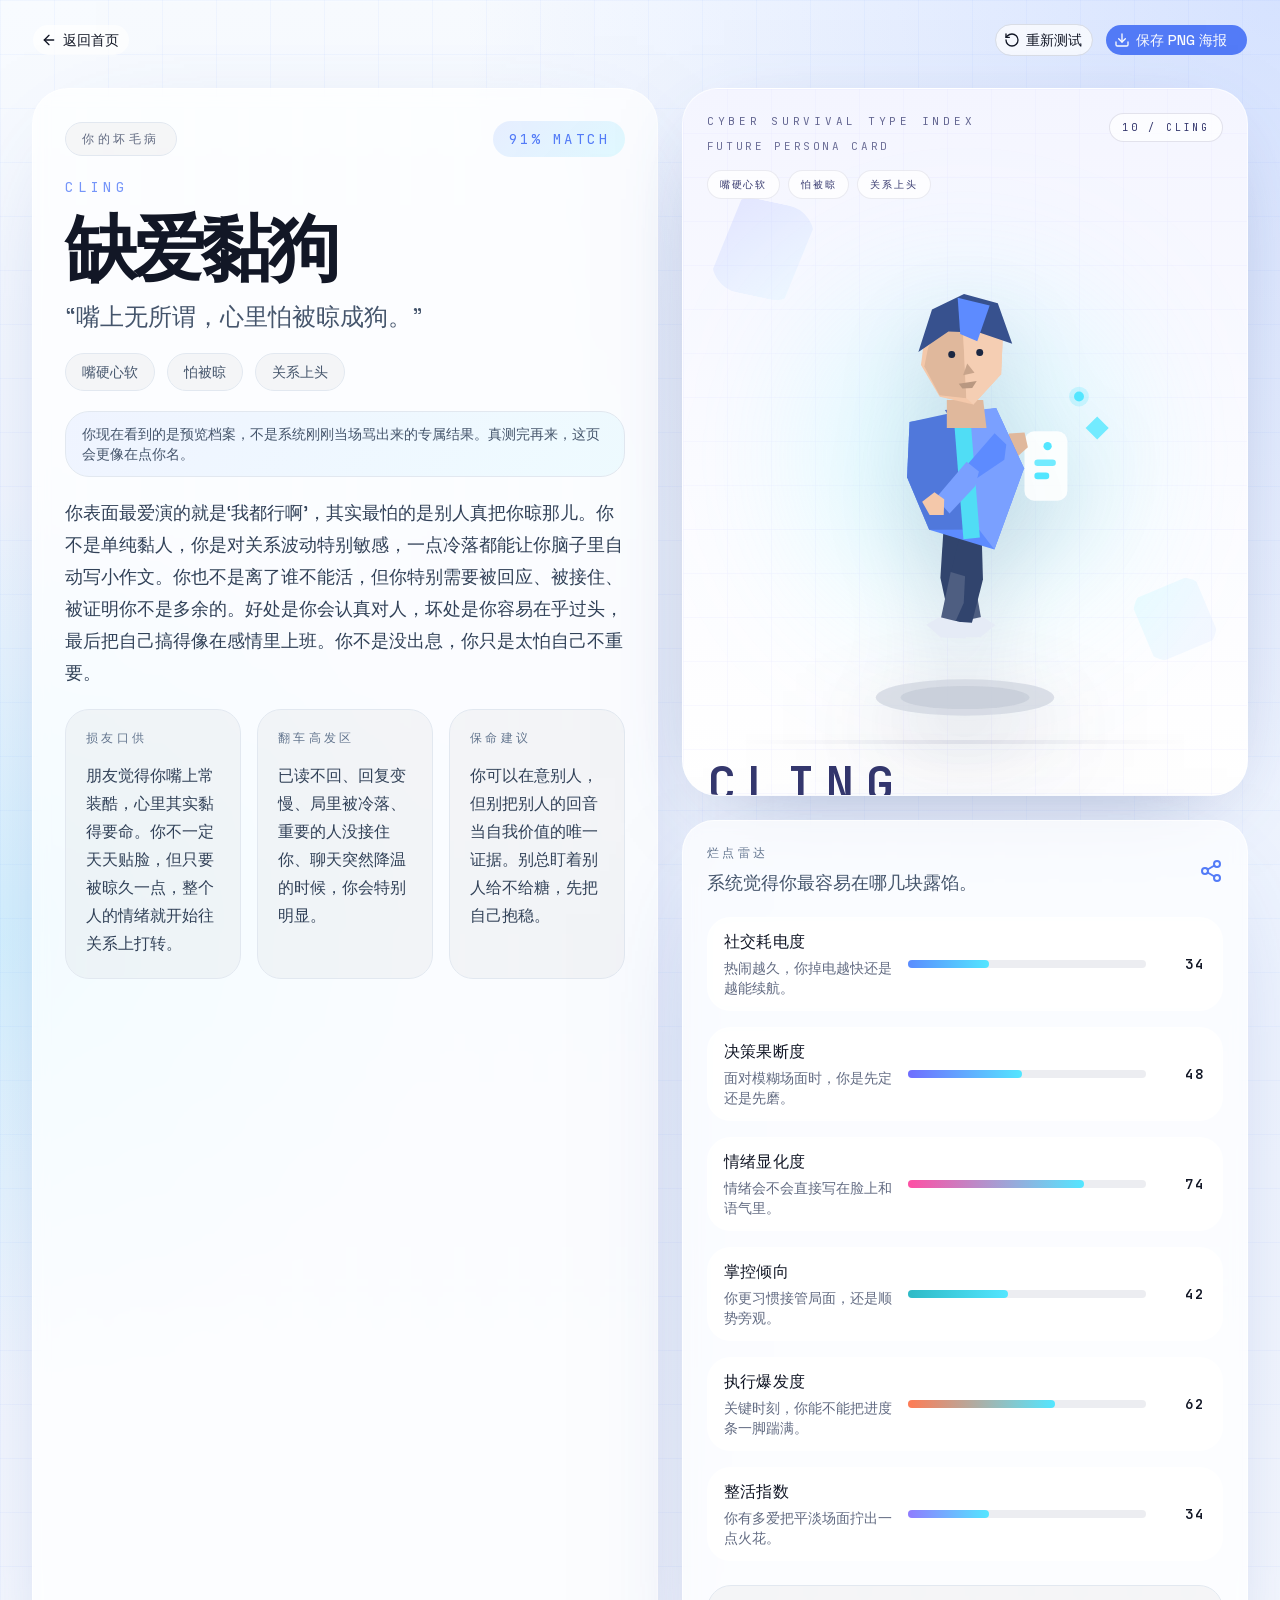
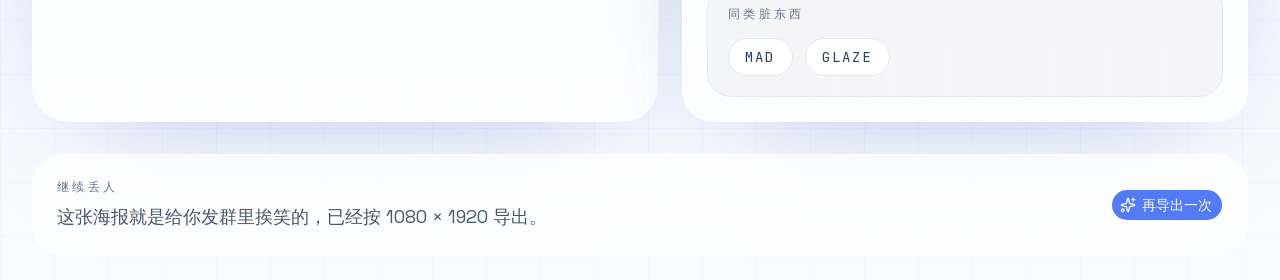
<file: result/cling/index.html>
<!DOCTYPE html><!--bsSjwY3h05oK_3nTK7yjF--><html class="__variable_dd5b2f __variable_3c557b" lang="zh-CN"><head><meta charSet="utf-8"/><meta name="viewport" content="width=device-width, initial-scale=1"/><link rel="preload" as="image" href="/personas/cling.svg"/><link rel="stylesheet" href="/_next/static/css/4e9671281f2441b7.css" data-precedence="next"/><link rel="preload" as="script" fetchPriority="low" href="/_next/static/chunks/webpack-aa9e090bf3495cf2.js"/><script src="/_next/static/chunks/4bd1b696-c023c6e3521b1417.js" async=""></script><script src="/_next/static/chunks/255-dda36e826969d334.js" async=""></script><script src="/_next/static/chunks/main-app-dc7338d2f887b218.js" async=""></script><script src="/_next/static/chunks/720-b47c826a5d7b7b8c.js" async=""></script><script src="/_next/static/chunks/app/layout-4c9aa68f6faf780e.js" async=""></script><script src="/_next/static/chunks/683-a47efe919de3a7f5.js" async=""></script><script src="/_next/static/chunks/app/not-found-e7ae4239d76e6bd1.js" async=""></script><script src="/_next/static/chunks/293-137b7233e4b34a96.js" async=""></script><script src="/_next/static/chunks/356-103228ef4feecd44.js" async=""></script><script src="/_next/static/chunks/608-4247036f8e5393a6.js" async=""></script><script src="/_next/static/chunks/574-d84a7f291f44a8c5.js" async=""></script><script src="/_next/static/chunks/app/result/%5Btype%5D/page-ace7f0376db38435.js" async=""></script><meta name="theme-color" media="(prefers-color-scheme: light)" content="#f8fbff"/><meta name="theme-color" media="(prefers-color-scheme: dark)" content="#08111f"/><meta name="color-scheme" content="light dark"/><title>CLING｜缺爱黏狗｜赛博人格测试</title><meta name="description" content="嘴上无所谓，心里怕被晾成狗。 这是一份来自 赛博生存型人格测试 的原创人格档案。"/><meta name="application-name" content="赛博人格测试"/><meta name="keywords" content="赛博生存型人格测试,原创人格测试,娱乐测试,人格海报,趣味测试"/><link rel="canonical" href="http://localhost:3000/"/><meta property="og:title" content="赛博生存型人格测试｜你的生存姿势，系统已经记下"/><meta property="og:description" content="不是心理诊断，是一份适合截图转发的损人档案。21 道原创题，测出你的坏毛病、6 维评分和专属海报。"/><meta property="og:site_name" content="赛博生存型人格测试"/><meta property="og:locale" content="zh_CN"/><meta property="og:image:type" content="image/png"/><meta property="og:image" content="http://localhost:3000/opengraph-image?ab05120aaabd31b1"/><meta property="og:image:width" content="1200"/><meta property="og:image:height" content="630"/><meta property="og:type" content="website"/><meta name="twitter:card" content="summary_large_image"/><meta name="twitter:title" content="赛博生存型人格测试｜你的生存姿势，系统已经记下"/><meta name="twitter:description" content="不是心理诊断，是一份适合截图转发的损人档案。21 道原创题，测出你的坏毛病、6 维评分和专属海报。"/><meta name="twitter:image:type" content="image/png"/><meta name="twitter:image" content="http://localhost:3000/twitter-image?ef7367f1c2747d04"/><meta name="twitter:image:width" content="1200"/><meta name="twitter:image:height" content="630"/><link rel="icon" href="/favicon.ico" type="image/x-icon" sizes="16x16"/><link rel="icon" href="/icon?462d05fa431cffe7" type="image/png" sizes="64x64"/><link rel="apple-touch-icon" href="/apple-icon?189c033954071405" type="image/png" sizes="180x180"/><script src="/_next/static/chunks/polyfills-42372ed130431b0a.js" noModule=""></script></head><body><div hidden=""><!--$--><!--/$--></div><script>((a,b,c,d,e,f,g,h)=>{let i=document.documentElement,j=["light","dark"];function k(b){var c;(Array.isArray(a)?a:[a]).forEach(a=>{let c="class"===a,d=c&&f?e.map(a=>f[a]||a):e;c?(i.classList.remove(...d),i.classList.add(f&&f[b]?f[b]:b)):i.setAttribute(a,b)}),c=b,h&&j.includes(c)&&(i.style.colorScheme=c)}if(d)k(d);else try{let a=localStorage.getItem(b)||c,d=g&&"system"===a?window.matchMedia("(prefers-color-scheme: dark)").matches?"dark":"light":a;k(d)}catch(a){}})("class","theme","light",null,["light","dark"],null,true,true)</script><div class="relative min-h-screen overflow-hidden bg-[linear-gradient(180deg,#f8fbff_0%,#eef4ff_48%,#f9fbff_100%)]"><div class="absolute inset-0 bg-[radial-gradient(circle_at_top_right,_rgba(93,139,255,0.22),_transparent_36%),radial-gradient(circle_at_left,_rgba(83,230,255,0.16),_transparent_28%)]"></div><div class="absolute inset-0 bg-[linear-gradient(rgba(90,140,255,0.05)_1px,transparent_1px),linear-gradient(90deg,rgba(90,140,255,0.05)_1px,transparent_1px)] bg-[size:54px_54px]"></div><main class="relative mx-auto flex w-full max-w-7xl flex-col px-4 py-6 sm:px-6 lg:px-8"><div class="flex flex-wrap items-center justify-between gap-4"><a class="group/button inline-flex shrink-0 items-center justify-center rounded-lg border border-transparent bg-clip-padding text-sm font-medium whitespace-nowrap transition-all outline-none select-none focus-visible:border-ring focus-visible:ring-3 focus-visible:ring-ring/50 active:not-aria-[haspopup]:translate-y-px disabled:pointer-events-none disabled:opacity-50 aria-invalid:border-destructive aria-invalid:ring-3 aria-invalid:ring-destructive/20 dark:aria-invalid:border-destructive/50 dark:aria-invalid:ring-destructive/40 [&amp;_svg]:pointer-events-none [&amp;_svg]:shrink-0 [&amp;_svg:not([class*=&#x27;size-&#x27;])]:size-4 border-border bg-background hover:bg-muted hover:text-foreground aria-expanded:bg-muted aria-expanded:text-foreground dark:border-input dark:bg-input/30 dark:hover:bg-input/50 h-8 gap-1.5 px-2.5 has-data-[icon=inline-end]:pr-2 has-data-[icon=inline-start]:pl-2 rounded-full bg-white/72" href="/"><svg xmlns="http://www.w3.org/2000/svg" width="24" height="24" viewBox="0 0 24 24" fill="none" stroke="currentColor" stroke-width="2" stroke-linecap="round" stroke-linejoin="round" class="lucide lucide-arrow-left" aria-hidden="true" data-icon="inline-start"><path d="m12 19-7-7 7-7"></path><path d="M19 12H5"></path></svg>返回首页</a><div class="flex flex-wrap gap-3"><button type="button" tabindex="0" data-slot="button" class="group/button inline-flex shrink-0 items-center justify-center border bg-clip-padding text-sm font-medium whitespace-nowrap transition-all outline-none select-none focus-visible:border-ring focus-visible:ring-3 focus-visible:ring-ring/50 active:not-aria-[haspopup]:translate-y-px disabled:pointer-events-none disabled:opacity-50 aria-invalid:border-destructive aria-invalid:ring-3 aria-invalid:ring-destructive/20 dark:aria-invalid:border-destructive/50 dark:aria-invalid:ring-destructive/40 [&amp;_svg]:pointer-events-none [&amp;_svg]:shrink-0 [&amp;_svg:not([class*=&#x27;size-&#x27;])]:size-4 border-border hover:bg-muted hover:text-foreground aria-expanded:bg-muted aria-expanded:text-foreground dark:border-input dark:bg-input/30 dark:hover:bg-input/50 h-8 gap-1.5 px-2.5 has-data-[icon=inline-end]:pr-2 has-data-[icon=inline-start]:pl-2 rounded-full bg-white/72"><svg xmlns="http://www.w3.org/2000/svg" width="24" height="24" viewBox="0 0 24 24" fill="none" stroke="currentColor" stroke-width="2" stroke-linecap="round" stroke-linejoin="round" class="lucide lucide-rotate-ccw" aria-hidden="true" data-icon="inline-start"><path d="M3 12a9 9 0 1 0 9-9 9.75 9.75 0 0 0-6.74 2.74L3 8"></path><path d="M3 3v5h5"></path></svg>重新测试</button><button type="button" tabindex="0" data-slot="button" class="group/button inline-flex shrink-0 items-center justify-center border border-transparent bg-clip-padding text-sm font-medium whitespace-nowrap transition-all outline-none select-none focus-visible:border-ring focus-visible:ring-3 focus-visible:ring-ring/50 active:not-aria-[haspopup]:translate-y-px disabled:pointer-events-none disabled:opacity-50 aria-invalid:border-destructive aria-invalid:ring-3 aria-invalid:ring-destructive/20 dark:aria-invalid:border-destructive/50 dark:aria-invalid:ring-destructive/40 [&amp;_svg]:pointer-events-none [&amp;_svg]:shrink-0 [&amp;_svg:not([class*=&#x27;size-&#x27;])]:size-4 bg-primary text-primary-foreground [a]:hover:bg-primary/80 h-8 gap-1.5 has-data-[icon=inline-end]:pr-2 has-data-[icon=inline-start]:pl-2 rounded-full px-5"><svg xmlns="http://www.w3.org/2000/svg" width="24" height="24" viewBox="0 0 24 24" fill="none" stroke="currentColor" stroke-width="2" stroke-linecap="round" stroke-linejoin="round" class="lucide lucide-download" aria-hidden="true" data-icon="inline-start"><path d="M12 15V3"></path><path d="M21 15v4a2 2 0 0 1-2 2H5a2 2 0 0 1-2-2v-4"></path><path d="m7 10 5 5 5-5"></path></svg>保存 PNG 海报</button></div></div><section class="mt-8 grid gap-6 lg:grid-cols-[1.05fr_0.95fr]"><div class="flex flex-col gap-5 rounded-[2.25rem] border border-white/70 bg-white/70 p-6 shadow-[0_30px_120px_-64px_rgba(54,79,170,0.5)] backdrop-blur-sm sm:p-8" style="opacity:0;transform:translateY(16px)"><div class="flex flex-wrap items-center justify-between gap-4"><div class="rounded-full border border-slate-200 bg-slate-950/[0.03] px-4 py-2 font-mono text-xs uppercase tracking-[0.3em] text-muted-foreground">你的坏毛病</div><div class="rounded-full bg-[linear-gradient(135deg,rgba(93,139,255,0.14),rgba(83,230,255,0.16))] px-4 py-2 font-mono text-sm uppercase tracking-[0.22em] text-primary">91<!-- -->% MATCH</div></div><div class="flex flex-col gap-4"><span class="font-mono text-sm uppercase tracking-[0.34em] text-primary/80">CLING</span><h1 class="text-5xl font-semibold leading-none tracking-[-0.06em] text-foreground sm:text-7xl">缺爱黏狗</h1><p class="max-w-3xl text-xl leading-8 text-slate-600 sm:text-2xl">“<!-- -->嘴上无所谓，心里怕被晾成狗。<!-- -->”</p></div><div class="flex flex-wrap gap-3"><span class="rounded-full border border-slate-200 bg-slate-950/[0.03] px-4 py-2 text-sm text-slate-600">嘴硬心软</span><span class="rounded-full border border-slate-200 bg-slate-950/[0.03] px-4 py-2 text-sm text-slate-600">怕被晾</span><span class="rounded-full border border-slate-200 bg-slate-950/[0.03] px-4 py-2 text-sm text-slate-600">关系上头</span></div><div class="rounded-[1.5rem] border border-slate-200 bg-[linear-gradient(135deg,rgba(93,139,255,0.08),rgba(83,230,255,0.08))] px-4 py-3 text-sm text-slate-600">你现在看到的是预览档案，不是系统刚刚当场骂出来的专属结果。真测完再来，这页会更像在点你名。</div><p class="max-w-3xl text-lg leading-8 text-slate-700">你表面最爱演的就是‘我都行啊’，其实最怕的是别人真把你晾那儿。你不是单纯黏人，你是对关系波动特别敏感，一点冷落都能让你脑子里自动写小作文。你也不是离了谁不能活，但你特别需要被回应、被接住、被证明你不是多余的。好处是你会认真对人，坏处是你容易在乎过头，最后把自己搞得像在感情里上班。你不是没出息，你只是太怕自己不重要。</p><div class="grid gap-4 md:grid-cols-3"><div class="rounded-[1.5rem] border border-slate-200 bg-slate-950/[0.03] p-5"><p class="font-mono text-xs uppercase tracking-[0.28em] text-slate-500">损友口供</p><p class="mt-4 text-base leading-7 text-slate-700">朋友觉得你嘴上常装酷，心里其实黏得要命。你不一定天天贴脸，但只要被晾久一点，整个人的情绪就开始往关系上打转。</p></div><div class="rounded-[1.5rem] border border-slate-200 bg-slate-950/[0.03] p-5"><p class="font-mono text-xs uppercase tracking-[0.28em] text-slate-500">翻车高发区</p><p class="mt-4 text-base leading-7 text-slate-700">已读不回、回复变慢、局里被冷落、重要的人没接住你、聊天突然降温的时候，你会特别明显。</p></div><div class="rounded-[1.5rem] border border-slate-200 bg-slate-950/[0.03] p-5"><p class="font-mono text-xs uppercase tracking-[0.28em] text-slate-500">保命建议</p><p class="mt-4 text-base leading-7 text-slate-700">你可以在意别人，但别把别人的回音当自我价值的唯一证据。别总盯着别人给不给糖，先把自己抱稳。</p></div></div></div><div class="flex flex-col gap-6" style="opacity:0;transform:translateY(18px)"><div class="relative overflow-hidden border border-white/70 shadow-[0_24px_90px_-42px_rgba(66,84,144,0.55)] backdrop-blur-sm aspect-[4/5] w-full rounded-[2.25rem]" style="background:linear-gradient(180deg, #f4f5ff 0%, #fbfbff 54%, #ffffff 100%)"><div class="absolute inset-0 opacity-60" style="background-image:linear-gradient(#e3e2ff55 1px, transparent 1px), linear-gradient(90deg, #e3e2ff55 1px, transparent 1px);background-size:44px 44px"></div><div class="absolute left-1/2 top-[16%] size-[72%] -translate-x-1/2 rounded-full blur-3xl" style="background:radial-gradient(circle, #7df7ff55 0%, transparent 68%)"></div><div class="absolute left-8 top-28 h-24 w-24 rotate-12 rounded-[2rem] opacity-50" style="background:linear-gradient(135deg, #7c88ff55, #7df7ff22);clip-path:polygon(18% 0%, 100% 0%, 82% 100%, 0% 100%)"></div><div class="absolute bottom-34 right-8 h-20 w-20 -rotate-12 rounded-[2rem] opacity-45" style="background:linear-gradient(135deg, #7df7ff55, #7c88ff22);clip-path:polygon(0% 16%, 84% 0%, 100% 84%, 16% 100%)"></div><div class="relative flex h-full flex-col p-5 sm:p-6"><div class="flex items-start justify-between gap-4"><div class="flex flex-col gap-2"><span class="font-mono text-[11px] uppercase tracking-[0.34em] opacity-75" style="color:#35386e">cyber survival type index</span><span class="font-mono text-[11px] uppercase tracking-[0.24em] opacity-70" style="color:#35386e">future persona card</span></div><span class="rounded-full border bg-white/72 px-3 py-1.5 font-mono text-[10px] uppercase tracking-[0.28em]" style="border-color:#35386e22;color:#35386e">10 / CLING</span></div><div class="mt-4 flex flex-wrap gap-2"><span class="rounded-full border bg-white/78 px-3 py-1.5 font-mono text-[10px] uppercase tracking-[0.18em]" style="border-color:#35386e18;color:#35386e">嘴硬心软</span><span class="rounded-full border bg-white/78 px-3 py-1.5 font-mono text-[10px] uppercase tracking-[0.18em]" style="border-color:#35386e18;color:#35386e">怕被晾</span><span class="rounded-full border bg-white/78 px-3 py-1.5 font-mono text-[10px] uppercase tracking-[0.18em]" style="border-color:#35386e18;color:#35386e">关系上头</span></div><div class="relative flex flex-1 items-end justify-center px-2 pb-2 pt-6"><div class="absolute inset-x-6 bottom-6 h-8 rounded-full blur-2xl" style="background:radial-gradient(circle, #35386e20 0%, transparent 70%)"></div><div class="absolute inset-x-8 bottom-4 h-1 rounded-full opacity-55" style="background:linear-gradient(90deg, transparent, #35386e28, transparent)"></div><div class="relative z-10 h-full w-full max-w-[86%]"><img alt="CLING 缺爱黏狗 低多边形人格图" draggable="false" loading="eager" width="520" height="640" decoding="async" data-nimg="1" class="h-full w-full object-contain drop-shadow-[0_34px_42px_rgba(32,48,92,0.16)]" style="color:transparent" src="/personas/cling.svg"/></div></div><div class="flex items-end justify-between gap-4"><div class="flex flex-col"><span class="font-mono text-4xl font-semibold uppercase tracking-[0.22em] sm:text-5xl" style="color:#35386e">CLING</span><span class="text-lg font-semibold tracking-[-0.04em] sm:text-2xl" style="color:#35386e">缺爱黏狗</span></div><div class="flex flex-col items-end gap-1"><span class="font-mono text-[10px] uppercase tracking-[0.26em] opacity-75" style="color:#35386e">low poly flat svg</span><span class="font-mono text-[10px] uppercase tracking-[0.26em]" style="color:#7c88ff">cling / warm / hook</span></div></div></div></div><div class="rounded-[2rem] border border-white/72 bg-white/70 p-6 shadow-[0_30px_120px_-64px_rgba(54,79,170,0.5)] backdrop-blur-sm"><div class="mb-5 flex items-center justify-between gap-4"><div><p class="font-mono text-xs uppercase tracking-[0.28em] text-slate-500">烂点雷达</p><p class="mt-2 text-lg text-slate-600">系统觉得你最容易在哪几块露馅。</p></div><svg xmlns="http://www.w3.org/2000/svg" width="24" height="24" viewBox="0 0 24 24" fill="none" stroke="currentColor" stroke-width="2" stroke-linecap="round" stroke-linejoin="round" class="lucide lucide-share2 lucide-share-2 text-primary" aria-hidden="true"><circle cx="18" cy="5" r="3"></circle><circle cx="6" cy="12" r="3"></circle><circle cx="18" cy="19" r="3"></circle><line x1="8.59" x2="15.42" y1="13.51" y2="17.49"></line><line x1="15.41" x2="8.59" y1="6.51" y2="10.49"></line></svg></div><div class="flex flex-col gap-4"><div class="grid items-center gap-3 rounded-[1.5rem] border border-white/55 bg-white/66 px-4 py-3 backdrop-blur-sm grid-cols-[1fr_auto] md:grid-cols-[172px_1fr_48px]"><div class="flex flex-col gap-1"><span class="font-medium tracking-[0.02em] text-foreground">社交耗电度</span><span class="text-sm leading-5 text-muted-foreground">热闹越久，你掉电越快还是越能续航。</span></div><div class="col-span-full h-2 rounded-full bg-[rgba(16,31,78,0.08)] md:col-span-1"><div class="h-full rounded-full transition-[width]" style="width:34%;background:linear-gradient(90deg, #5a8cff, #53e6ff)"></div></div><div class="justify-self-end font-mono text-sm font-semibold tracking-[0.18em] text-foreground">34</div></div><div class="grid items-center gap-3 rounded-[1.5rem] border border-white/55 bg-white/66 px-4 py-3 backdrop-blur-sm grid-cols-[1fr_auto] md:grid-cols-[172px_1fr_48px]"><div class="flex flex-col gap-1"><span class="font-medium tracking-[0.02em] text-foreground">决策果断度</span><span class="text-sm leading-5 text-muted-foreground">面对模糊场面时，你是先定还是先磨。</span></div><div class="col-span-full h-2 rounded-full bg-[rgba(16,31,78,0.08)] md:col-span-1"><div class="h-full rounded-full transition-[width]" style="width:48%;background:linear-gradient(90deg, #6f6dff, #53e6ff)"></div></div><div class="justify-self-end font-mono text-sm font-semibold tracking-[0.18em] text-foreground">48</div></div><div class="grid items-center gap-3 rounded-[1.5rem] border border-white/55 bg-white/66 px-4 py-3 backdrop-blur-sm grid-cols-[1fr_auto] md:grid-cols-[172px_1fr_48px]"><div class="flex flex-col gap-1"><span class="font-medium tracking-[0.02em] text-foreground">情绪显化度</span><span class="text-sm leading-5 text-muted-foreground">情绪会不会直接写在脸上和语气里。</span></div><div class="col-span-full h-2 rounded-full bg-[rgba(16,31,78,0.08)] md:col-span-1"><div class="h-full rounded-full transition-[width]" style="width:74%;background:linear-gradient(90deg, #ff4fa4, #53e6ff)"></div></div><div class="justify-self-end font-mono text-sm font-semibold tracking-[0.18em] text-foreground">74</div></div><div class="grid items-center gap-3 rounded-[1.5rem] border border-white/55 bg-white/66 px-4 py-3 backdrop-blur-sm grid-cols-[1fr_auto] md:grid-cols-[172px_1fr_48px]"><div class="flex flex-col gap-1"><span class="font-medium tracking-[0.02em] text-foreground">掌控倾向</span><span class="text-sm leading-5 text-muted-foreground">你更习惯接管局面，还是顺势旁观。</span></div><div class="col-span-full h-2 rounded-full bg-[rgba(16,31,78,0.08)] md:col-span-1"><div class="h-full rounded-full transition-[width]" style="width:42%;background:linear-gradient(90deg, #2ebac6, #53e6ff)"></div></div><div class="justify-self-end font-mono text-sm font-semibold tracking-[0.18em] text-foreground">42</div></div><div class="grid items-center gap-3 rounded-[1.5rem] border border-white/55 bg-white/66 px-4 py-3 backdrop-blur-sm grid-cols-[1fr_auto] md:grid-cols-[172px_1fr_48px]"><div class="flex flex-col gap-1"><span class="font-medium tracking-[0.02em] text-foreground">执行爆发度</span><span class="text-sm leading-5 text-muted-foreground">关键时刻，你能不能把进度条一脚踹满。</span></div><div class="col-span-full h-2 rounded-full bg-[rgba(16,31,78,0.08)] md:col-span-1"><div class="h-full rounded-full transition-[width]" style="width:62%;background:linear-gradient(90deg, #ff7b54, #53e6ff)"></div></div><div class="justify-self-end font-mono text-sm font-semibold tracking-[0.18em] text-foreground">62</div></div><div class="grid items-center gap-3 rounded-[1.5rem] border border-white/55 bg-white/66 px-4 py-3 backdrop-blur-sm grid-cols-[1fr_auto] md:grid-cols-[172px_1fr_48px]"><div class="flex flex-col gap-1"><span class="font-medium tracking-[0.02em] text-foreground">整活指数</span><span class="text-sm leading-5 text-muted-foreground">你有多爱把平淡场面拧出一点火花。</span></div><div class="col-span-full h-2 rounded-full bg-[rgba(16,31,78,0.08)] md:col-span-1"><div class="h-full rounded-full transition-[width]" style="width:34%;background:linear-gradient(90deg, #8f7cff, #53e6ff)"></div></div><div class="justify-self-end font-mono text-sm font-semibold tracking-[0.18em] text-foreground">34</div></div></div><div class="mt-6 rounded-[1.5rem] border border-slate-200 bg-slate-950/[0.03] p-5"><p class="font-mono text-xs uppercase tracking-[0.28em] text-slate-500">同类脏东西</p><div class="mt-4 flex flex-wrap gap-3"><span class="rounded-full border border-slate-200 bg-white px-4 py-2 font-mono text-sm tracking-[0.16em] text-slate-700">MAD</span><span class="rounded-full border border-slate-200 bg-white px-4 py-2 font-mono text-sm tracking-[0.16em] text-slate-700">GLAZE</span></div></div></div></div></section><section class="mt-8 rounded-[2rem] border border-white/72 bg-white/70 p-5 shadow-[0_30px_120px_-64px_rgba(54,79,170,0.5)] backdrop-blur-sm sm:p-6"><div class="flex flex-wrap items-center justify-between gap-4"><div><p class="font-mono text-xs uppercase tracking-[0.28em] text-slate-500">继续丢人</p><p class="mt-2 text-lg text-slate-600">这张海报就是给你发群里挨笑的，已经按 1080 × 1920 导出。</p></div><button type="button" tabindex="0" data-slot="button" class="group/button inline-flex shrink-0 items-center justify-center rounded-lg border border-transparent bg-clip-padding text-sm font-medium whitespace-nowrap transition-all outline-none select-none focus-visible:border-ring focus-visible:ring-3 focus-visible:ring-ring/50 active:not-aria-[haspopup]:translate-y-px disabled:pointer-events-none disabled:opacity-50 aria-invalid:border-destructive aria-invalid:ring-3 aria-invalid:ring-destructive/20 dark:aria-invalid:border-destructive/50 dark:aria-invalid:ring-destructive/40 [&amp;_svg]:pointer-events-none [&amp;_svg]:shrink-0 [&amp;_svg:not([class*=&#x27;size-&#x27;])]:size-4 bg-primary text-primary-foreground [a]:hover:bg-primary/80 h-8 gap-1.5 px-2.5 has-data-[icon=inline-end]:pr-2 has-data-[icon=inline-start]:pl-2"><svg xmlns="http://www.w3.org/2000/svg" width="24" height="24" viewBox="0 0 24 24" fill="none" stroke="currentColor" stroke-width="2" stroke-linecap="round" stroke-linejoin="round" class="lucide lucide-sparkles" aria-hidden="true" data-icon="inline-start"><path d="M11.017 2.814a1 1 0 0 1 1.966 0l1.051 5.558a2 2 0 0 0 1.594 1.594l5.558 1.051a1 1 0 0 1 0 1.966l-5.558 1.051a2 2 0 0 0-1.594 1.594l-1.051 5.558a1 1 0 0 1-1.966 0l-1.051-5.558a2 2 0 0 0-1.594-1.594l-5.558-1.051a1 1 0 0 1 0-1.966l5.558-1.051a2 2 0 0 0 1.594-1.594z"></path><path d="M20 2v4"></path><path d="M22 4h-4"></path><circle cx="4" cy="20" r="2"></circle></svg>再导出一次</button></div></section></main><div aria-hidden="true" class="pointer-events-none fixed left-[-9999px] top-0 opacity-100"><div><div class="relative overflow-hidden rounded-[64px] border border-white/70 bg-[#f6f9ff] text-slate-950" style="width:1080px;height:1920px"><div class="absolute inset-0 bg-[radial-gradient(circle_at_top,_rgba(88,130,255,0.22),_transparent_42%),linear-gradient(180deg,#fbfdff_0%,#eef4ff_100%)]"></div><div class="absolute inset-0 bg-[linear-gradient(rgba(90,140,255,0.06)_1px,transparent_1px),linear-gradient(90deg,rgba(90,140,255,0.06)_1px,transparent_1px)] bg-[size:54px_54px]"></div><div class="relative flex h-full flex-col gap-10 p-16"><div class="flex items-start justify-between"><div class="flex flex-col gap-3"><span class="font-mono text-xl uppercase tracking-[0.42em] text-slate-500">Cyber Roast File</span><h1 class="text-[88px] font-semibold tracking-[-0.06em] text-slate-950">赛博生存型人格测试</h1><p class="max-w-3xl text-[34px] leading-[1.45] text-slate-600">不是鉴定书，是一份会被朋友截图转发的缺德档案。</p></div><div class="rounded-full border border-slate-300/70 bg-white/82 px-6 py-3 font-mono text-2xl tracking-[0.26em] text-slate-700">91<!-- -->% MATCH</div></div><div class="grid flex-1 grid-cols-[420px_1fr] gap-10"><div class="relative overflow-hidden border border-white/70 shadow-[0_24px_90px_-42px_rgba(66,84,144,0.55)] backdrop-blur-sm h-full rounded-[48px]" style="background:linear-gradient(180deg, #f4f5ff 0%, #fbfbff 54%, #ffffff 100%)"><div class="absolute inset-0 opacity-60" style="background-image:linear-gradient(#e3e2ff55 1px, transparent 1px), linear-gradient(90deg, #e3e2ff55 1px, transparent 1px);background-size:44px 44px"></div><div class="absolute left-1/2 top-[16%] size-[72%] -translate-x-1/2 rounded-full blur-3xl" style="background:radial-gradient(circle, #7df7ff55 0%, transparent 68%)"></div><div class="absolute left-8 top-28 h-24 w-24 rotate-12 rounded-[2rem] opacity-50" style="background:linear-gradient(135deg, #7c88ff55, #7df7ff22);clip-path:polygon(18% 0%, 100% 0%, 82% 100%, 0% 100%)"></div><div class="absolute bottom-34 right-8 h-20 w-20 -rotate-12 rounded-[2rem] opacity-45" style="background:linear-gradient(135deg, #7df7ff55, #7c88ff22);clip-path:polygon(0% 16%, 84% 0%, 100% 84%, 16% 100%)"></div><div class="relative flex h-full flex-col p-5 sm:p-6"><div class="flex items-start justify-between gap-4"><div class="flex flex-col gap-2"><span class="font-mono text-[11px] uppercase tracking-[0.34em] opacity-75" style="color:#35386e">cyber survival type index</span><span class="font-mono text-[11px] uppercase tracking-[0.24em] opacity-70" style="color:#35386e">share export</span></div><span class="rounded-full border bg-white/72 px-3 py-1.5 font-mono text-[10px] uppercase tracking-[0.28em]" style="border-color:#35386e22;color:#35386e">10 / CLING</span></div><div class="mt-4 flex flex-wrap gap-2"><span class="rounded-full border bg-white/78 px-3 py-1.5 font-mono text-[10px] uppercase tracking-[0.18em]" style="border-color:#35386e18;color:#35386e">嘴硬心软</span><span class="rounded-full border bg-white/78 px-3 py-1.5 font-mono text-[10px] uppercase tracking-[0.18em]" style="border-color:#35386e18;color:#35386e">怕被晾</span><span class="rounded-full border bg-white/78 px-3 py-1.5 font-mono text-[10px] uppercase tracking-[0.18em]" style="border-color:#35386e18;color:#35386e">关系上头</span></div><div class="relative flex flex-1 items-end justify-center px-2 pb-2 pt-6"><div class="absolute inset-x-6 bottom-6 h-8 rounded-full blur-2xl" style="background:radial-gradient(circle, #35386e20 0%, transparent 70%)"></div><div class="absolute inset-x-8 bottom-4 h-1 rounded-full opacity-55" style="background:linear-gradient(90deg, transparent, #35386e28, transparent)"></div><div class="relative z-10 h-full w-full max-w-[86%]"><img alt="CLING 缺爱黏狗 低多边形人格图" draggable="false" loading="eager" width="520" height="640" decoding="async" data-nimg="1" class="h-full w-full object-contain drop-shadow-[0_34px_42px_rgba(32,48,92,0.16)]" style="color:transparent" src="/personas/cling.svg"/></div></div><div class="flex items-end justify-between gap-4"><div class="flex flex-col"><span class="font-mono text-4xl font-semibold uppercase tracking-[0.22em] sm:text-5xl" style="color:#35386e">CLING</span><span class="text-lg font-semibold tracking-[-0.04em] sm:text-2xl" style="color:#35386e">缺爱黏狗</span></div><div class="flex flex-col items-end gap-1"><span class="font-mono text-[10px] uppercase tracking-[0.26em] opacity-75" style="color:#35386e">low poly flat svg</span><span class="font-mono text-[10px] uppercase tracking-[0.26em]" style="color:#7c88ff">cling / warm / hook</span></div></div></div></div><div class="flex flex-col gap-8 rounded-[48px] border border-white/70 bg-white/72 p-10 shadow-[0_30px_120px_-52px_rgba(66,84,144,0.45)]"><div class="flex items-end justify-between gap-6"><div class="flex flex-col gap-3"><span class="font-mono text-2xl uppercase tracking-[0.3em] text-slate-500">CLING</span><h2 class="text-[76px] font-semibold tracking-[-0.05em]">缺爱黏狗</h2></div><div class="flex gap-3"><span class="rounded-full border border-slate-300/70 bg-slate-950/[0.03] px-4 py-2 text-xl text-slate-700">嘴硬心软</span><span class="rounded-full border border-slate-300/70 bg-slate-950/[0.03] px-4 py-2 text-xl text-slate-700">怕被晾</span><span class="rounded-full border border-slate-300/70 bg-slate-950/[0.03] px-4 py-2 text-xl text-slate-700">关系上头</span></div></div><div class="rounded-[36px] bg-[linear-gradient(135deg,rgba(93,139,255,0.14),rgba(83,230,255,0.16))] px-8 py-7"><p class="text-[42px] font-medium leading-[1.3] tracking-[-0.03em] text-slate-900">“<!-- -->嘴上无所谓，心里怕被晾成狗。<!-- -->”</p></div><div class="flex flex-col gap-6"><div class="flex items-center justify-between"><span class="font-mono text-2xl uppercase tracking-[0.26em] text-slate-500">roast radar</span><span class="text-2xl text-slate-500">系统觉得你最容易在哪几块露馅。</span></div><div class="flex flex-col gap-4"><div class="grid items-center gap-3 rounded-[1.5rem] border border-white/55 bg-white/66 px-4 py-3 backdrop-blur-sm grid-cols-[1fr_auto] sm:grid-cols-[152px_1fr_40px]"><div class="flex flex-col gap-1"><span class="font-medium tracking-[0.02em] text-foreground">社交耗电度</span></div><div class="col-span-full h-2 rounded-full bg-[rgba(16,31,78,0.08)] md:col-span-1"><div class="h-full rounded-full transition-[width]" style="width:34%;background:linear-gradient(90deg, #5a8cff, #53e6ff)"></div></div><div class="justify-self-end font-mono text-sm font-semibold tracking-[0.18em] text-foreground">34</div></div><div class="grid items-center gap-3 rounded-[1.5rem] border border-white/55 bg-white/66 px-4 py-3 backdrop-blur-sm grid-cols-[1fr_auto] sm:grid-cols-[152px_1fr_40px]"><div class="flex flex-col gap-1"><span class="font-medium tracking-[0.02em] text-foreground">决策果断度</span></div><div class="col-span-full h-2 rounded-full bg-[rgba(16,31,78,0.08)] md:col-span-1"><div class="h-full rounded-full transition-[width]" style="width:48%;background:linear-gradient(90deg, #6f6dff, #53e6ff)"></div></div><div class="justify-self-end font-mono text-sm font-semibold tracking-[0.18em] text-foreground">48</div></div><div class="grid items-center gap-3 rounded-[1.5rem] border border-white/55 bg-white/66 px-4 py-3 backdrop-blur-sm grid-cols-[1fr_auto] sm:grid-cols-[152px_1fr_40px]"><div class="flex flex-col gap-1"><span class="font-medium tracking-[0.02em] text-foreground">情绪显化度</span></div><div class="col-span-full h-2 rounded-full bg-[rgba(16,31,78,0.08)] md:col-span-1"><div class="h-full rounded-full transition-[width]" style="width:74%;background:linear-gradient(90deg, #ff4fa4, #53e6ff)"></div></div><div class="justify-self-end font-mono text-sm font-semibold tracking-[0.18em] text-foreground">74</div></div><div class="grid items-center gap-3 rounded-[1.5rem] border border-white/55 bg-white/66 px-4 py-3 backdrop-blur-sm grid-cols-[1fr_auto] sm:grid-cols-[152px_1fr_40px]"><div class="flex flex-col gap-1"><span class="font-medium tracking-[0.02em] text-foreground">掌控倾向</span></div><div class="col-span-full h-2 rounded-full bg-[rgba(16,31,78,0.08)] md:col-span-1"><div class="h-full rounded-full transition-[width]" style="width:42%;background:linear-gradient(90deg, #2ebac6, #53e6ff)"></div></div><div class="justify-self-end font-mono text-sm font-semibold tracking-[0.18em] text-foreground">42</div></div><div class="grid items-center gap-3 rounded-[1.5rem] border border-white/55 bg-white/66 px-4 py-3 backdrop-blur-sm grid-cols-[1fr_auto] sm:grid-cols-[152px_1fr_40px]"><div class="flex flex-col gap-1"><span class="font-medium tracking-[0.02em] text-foreground">执行爆发度</span></div><div class="col-span-full h-2 rounded-full bg-[rgba(16,31,78,0.08)] md:col-span-1"><div class="h-full rounded-full transition-[width]" style="width:62%;background:linear-gradient(90deg, #ff7b54, #53e6ff)"></div></div><div class="justify-self-end font-mono text-sm font-semibold tracking-[0.18em] text-foreground">62</div></div><div class="grid items-center gap-3 rounded-[1.5rem] border border-white/55 bg-white/66 px-4 py-3 backdrop-blur-sm grid-cols-[1fr_auto] sm:grid-cols-[152px_1fr_40px]"><div class="flex flex-col gap-1"><span class="font-medium tracking-[0.02em] text-foreground">整活指数</span></div><div class="col-span-full h-2 rounded-full bg-[rgba(16,31,78,0.08)] md:col-span-1"><div class="h-full rounded-full transition-[width]" style="width:34%;background:linear-gradient(90deg, #8f7cff, #53e6ff)"></div></div><div class="justify-self-end font-mono text-sm font-semibold tracking-[0.18em] text-foreground">34</div></div></div></div><div class="grid grid-cols-3 gap-6 pt-2"><div class="rounded-[32px] border border-slate-200 bg-slate-950/[0.03] p-6"><p class="font-mono text-lg uppercase tracking-[0.26em] text-slate-500">损友口供</p><p class="mt-4 text-[26px] leading-[1.55] text-slate-700">朋友觉得你嘴上常装酷，心里其实黏得要命。你不一定天天贴脸，但只要被晾久一点，整个人的情绪就开始往关系上打转。</p></div><div class="rounded-[32px] border border-slate-200 bg-slate-950/[0.03] p-6"><p class="font-mono text-lg uppercase tracking-[0.26em] text-slate-500">翻车高发区</p><p class="mt-4 text-[26px] leading-[1.55] text-slate-700">已读不回、回复变慢、局里被冷落、重要的人没接住你、聊天突然降温的时候，你会特别明显。</p></div><div class="rounded-[32px] border border-slate-200 bg-slate-950/[0.03] p-6"><p class="font-mono text-lg uppercase tracking-[0.26em] text-slate-500">保命建议</p><p class="mt-4 text-[26px] leading-[1.55] text-slate-700">你可以在意别人，但别把别人的回音当自我价值的唯一证据。别总盯着别人给不给糖，先把自己抱稳。</p></div></div></div></div><div class="flex items-center justify-between rounded-[36px] border border-white/72 bg-white/76 px-8 py-6"><div class="flex flex-col gap-2"><span class="font-mono text-lg uppercase tracking-[0.26em] text-slate-500">generated roast</span><span class="text-[28px] text-slate-700">纯娱乐。拿去互损可以，别拿去判人生。</span></div><span class="font-mono text-xl tracking-[0.26em] text-slate-500">2026/4/10</span></div></div></div></div></div></div><!--$--><!--/$--><section aria-label="Notifications alt+T" tabindex="-1" aria-live="polite" aria-relevant="additions text" aria-atomic="false"></section><script src="/_next/static/chunks/webpack-aa9e090bf3495cf2.js" id="_R_" async=""></script><script>(self.__next_f=self.__next_f||[]).push([0])</script><script>self.__next_f.push([1,"1:\"$Sreact.fragment\"\n2:I[1023,[\"720\",\"static/chunks/720-b47c826a5d7b7b8c.js\",\"177\",\"static/chunks/app/layout-4c9aa68f6faf780e.js\"],\"Providers\"]\n3:I[9766,[],\"\"]\n4:I[8924,[],\"\"]\n5:I[8653,[\"683\",\"static/chunks/683-a47efe919de3a7f5.js\",\"345\",\"static/chunks/app/not-found-e7ae4239d76e6bd1.js\"],\"default\"]\n7:I[4431,[],\"OutletBoundary\"]\n9:I[5278,[],\"AsyncMetadataOutlet\"]\nb:I[4431,[],\"ViewportBoundary\"]\nd:I[4431,[],\"MetadataBoundary\"]\ne:\"$Sreact.suspense\"\n10:I[7150,[],\"\"]\n:HL[\"/_next/static/css/4e9671281f2441b7.css\",\"style\"]\n"])</script><script>self.__next_f.push([1,"0:{\"P\":null,\"b\":\"bsSjwY3h05oK_3nTK7yjF\",\"p\":\"\",\"c\":[\"\",\"result\",\"cling\",\"\"],\"i\":false,\"f\":[[[\"\",{\"children\":[\"result\",{\"children\":[[\"type\",\"cling\",\"d\"],{\"children\":[\"__PAGE__\",{}]}]}]},\"$undefined\",\"$undefined\",true],[\"\",[\"$\",\"$1\",\"c\",{\"children\":[[[\"$\",\"link\",\"0\",{\"rel\":\"stylesheet\",\"href\":\"/_next/static/css/4e9671281f2441b7.css\",\"precedence\":\"next\",\"crossOrigin\":\"$undefined\",\"nonce\":\"$undefined\"}]],[\"$\",\"html\",null,{\"className\":\"__variable_dd5b2f __variable_3c557b\",\"lang\":\"zh-CN\",\"suppressHydrationWarning\":true,\"children\":[\"$\",\"body\",null,{\"children\":[\"$\",\"$L2\",null,{\"children\":[\"$\",\"$L3\",null,{\"parallelRouterKey\":\"children\",\"error\":\"$undefined\",\"errorStyles\":\"$undefined\",\"errorScripts\":\"$undefined\",\"template\":[\"$\",\"$L4\",null,{}],\"templateStyles\":\"$undefined\",\"templateScripts\":\"$undefined\",\"notFound\":[[\"$\",\"$L5\",null,{}],[]],\"forbidden\":\"$undefined\",\"unauthorized\":\"$undefined\"}]}]}]}]]}],{\"children\":[\"result\",[\"$\",\"$1\",\"c\",{\"children\":[null,[\"$\",\"$L3\",null,{\"parallelRouterKey\":\"children\",\"error\":\"$undefined\",\"errorStyles\":\"$undefined\",\"errorScripts\":\"$undefined\",\"template\":[\"$\",\"$L4\",null,{}],\"templateStyles\":\"$undefined\",\"templateScripts\":\"$undefined\",\"notFound\":\"$undefined\",\"forbidden\":\"$undefined\",\"unauthorized\":\"$undefined\"}]]}],{\"children\":[[\"type\",\"cling\",\"d\"],[\"$\",\"$1\",\"c\",{\"children\":[null,[\"$\",\"$L3\",null,{\"parallelRouterKey\":\"children\",\"error\":\"$undefined\",\"errorStyles\":\"$undefined\",\"errorScripts\":\"$undefined\",\"template\":[\"$\",\"$L4\",null,{}],\"templateStyles\":\"$undefined\",\"templateScripts\":\"$undefined\",\"notFound\":\"$undefined\",\"forbidden\":\"$undefined\",\"unauthorized\":\"$undefined\"}]]}],{\"children\":[\"__PAGE__\",[\"$\",\"$1\",\"c\",{\"children\":[\"$L6\",null,[\"$\",\"$L7\",null,{\"children\":[\"$L8\",[\"$\",\"$L9\",null,{\"promise\":\"$@a\"}]]}]]}],{},null,false]},null,false]},null,false]},null,false],[\"$\",\"$1\",\"h\",{\"children\":[null,[[\"$\",\"$Lb\",null,{\"children\":\"$Lc\"}],null],[\"$\",\"$Ld\",null,{\"children\":[\"$\",\"div\",null,{\"hidden\":true,\"children\":[\"$\",\"$e\",null,{\"fallback\":null,\"children\":\"$Lf\"}]}]}]]}],false]],\"m\":\"$undefined\",\"G\":[\"$10\",[]],\"s\":false,\"S\":true}\n"])</script><script>self.__next_f.push([1,"11:I[9357,[\"683\",\"static/chunks/683-a47efe919de3a7f5.js\",\"293\",\"static/chunks/293-137b7233e4b34a96.js\",\"720\",\"static/chunks/720-b47c826a5d7b7b8c.js\",\"356\",\"static/chunks/356-103228ef4feecd44.js\",\"608\",\"static/chunks/608-4247036f8e5393a6.js\",\"574\",\"static/chunks/574-d84a7f291f44a8c5.js\",\"199\",\"static/chunks/app/result/%5Btype%5D/page-ace7f0376db38435.js\"],\"ResultExperience\"]\n6:[\"$\",\"$L11\",null,{\"code\":\"CLING\"}]\n"])</script><script>self.__next_f.push([1,"c:[[\"$\",\"meta\",\"0\",{\"charSet\":\"utf-8\"}],[\"$\",\"meta\",\"1\",{\"name\":\"viewport\",\"content\":\"width=device-width, initial-scale=1\"}],[\"$\",\"meta\",\"2\",{\"name\":\"theme-color\",\"media\":\"(prefers-color-scheme: light)\",\"content\":\"#f8fbff\"}],[\"$\",\"meta\",\"3\",{\"name\":\"theme-color\",\"media\":\"(prefers-color-scheme: dark)\",\"content\":\"#08111f\"}],[\"$\",\"meta\",\"4\",{\"name\":\"color-scheme\",\"content\":\"light dark\"}]]\n8:null\n"])</script><script>self.__next_f.push([1,"12:I[622,[],\"IconMark\"]\n"])</script><script>self.__next_f.push([1,"a:{\"metadata\":[[\"$\",\"title\",\"0\",{\"children\":\"CLING｜缺爱黏狗｜赛博人格测试\"}],[\"$\",\"meta\",\"1\",{\"name\":\"description\",\"content\":\"嘴上无所谓，心里怕被晾成狗。 这是一份来自 赛博生存型人格测试 的原创人格档案。\"}],[\"$\",\"meta\",\"2\",{\"name\":\"application-name\",\"content\":\"赛博人格测试\"}],[\"$\",\"meta\",\"3\",{\"name\":\"keywords\",\"content\":\"赛博生存型人格测试,原创人格测试,娱乐测试,人格海报,趣味测试\"}],[\"$\",\"link\",\"4\",{\"rel\":\"canonical\",\"href\":\"http://localhost:3000/\"}],[\"$\",\"meta\",\"5\",{\"property\":\"og:title\",\"content\":\"赛博生存型人格测试｜你的生存姿势，系统已经记下\"}],[\"$\",\"meta\",\"6\",{\"property\":\"og:description\",\"content\":\"不是心理诊断，是一份适合截图转发的损人档案。21 道原创题，测出你的坏毛病、6 维评分和专属海报。\"}],[\"$\",\"meta\",\"7\",{\"property\":\"og:site_name\",\"content\":\"赛博生存型人格测试\"}],[\"$\",\"meta\",\"8\",{\"property\":\"og:locale\",\"content\":\"zh_CN\"}],[\"$\",\"meta\",\"9\",{\"property\":\"og:image:type\",\"content\":\"image/png\"}],[\"$\",\"meta\",\"10\",{\"property\":\"og:image\",\"content\":\"http://localhost:3000/opengraph-image?ab05120aaabd31b1\"}],[\"$\",\"meta\",\"11\",{\"property\":\"og:image:width\",\"content\":\"1200\"}],[\"$\",\"meta\",\"12\",{\"property\":\"og:image:height\",\"content\":\"630\"}],[\"$\",\"meta\",\"13\",{\"property\":\"og:type\",\"content\":\"website\"}],[\"$\",\"meta\",\"14\",{\"name\":\"twitter:card\",\"content\":\"summary_large_image\"}],[\"$\",\"meta\",\"15\",{\"name\":\"twitter:title\",\"content\":\"赛博生存型人格测试｜你的生存姿势，系统已经记下\"}],[\"$\",\"meta\",\"16\",{\"name\":\"twitter:description\",\"content\":\"不是心理诊断，是一份适合截图转发的损人档案。21 道原创题，测出你的坏毛病、6 维评分和专属海报。\"}],[\"$\",\"meta\",\"17\",{\"name\":\"twitter:image:type\",\"content\":\"image/png\"}],[\"$\",\"meta\",\"18\",{\"name\":\"twitter:image\",\"content\":\"http://localhost:3000/twitter-image?ef7367f1c2747d04\"}],[\"$\",\"meta\",\"19\",{\"name\":\"twitter:image:width\",\"content\":\"1200\"}],[\"$\",\"meta\",\"20\",{\"name\":\"twitter:image:height\",\"content\":\"630\"}],[\"$\",\"link\",\"21\",{\"rel\":\"icon\",\"href\":\"/favicon.ico\",\"type\":\"image/x-icon\",\"sizes\":\"16x16\"}],[\"$\",\"link\",\"22\",{\"rel\":\"icon\",\"href\":\"/icon?462d05fa431cffe7\",\"alt\":\"$undefined\",\"type\":\"image/png\",\"sizes\":\"64x64\"}],[\"$\",\"link\",\"23\",{\"rel\":\"apple-touch-icon\",\"href\":\"/apple-icon?189c033954071405\",\"alt\":\"$undefined\",\"type\":\"image/png\",\"sizes\":\"180x180\"}],[\"$\",\"$L12\",\"24\",{}]],\"error\":null,\"digest\":\"$undefined\"}\n"])</script><script>self.__next_f.push([1,"f:\"$a:metadata\"\n"])</script></body></html>
</file>
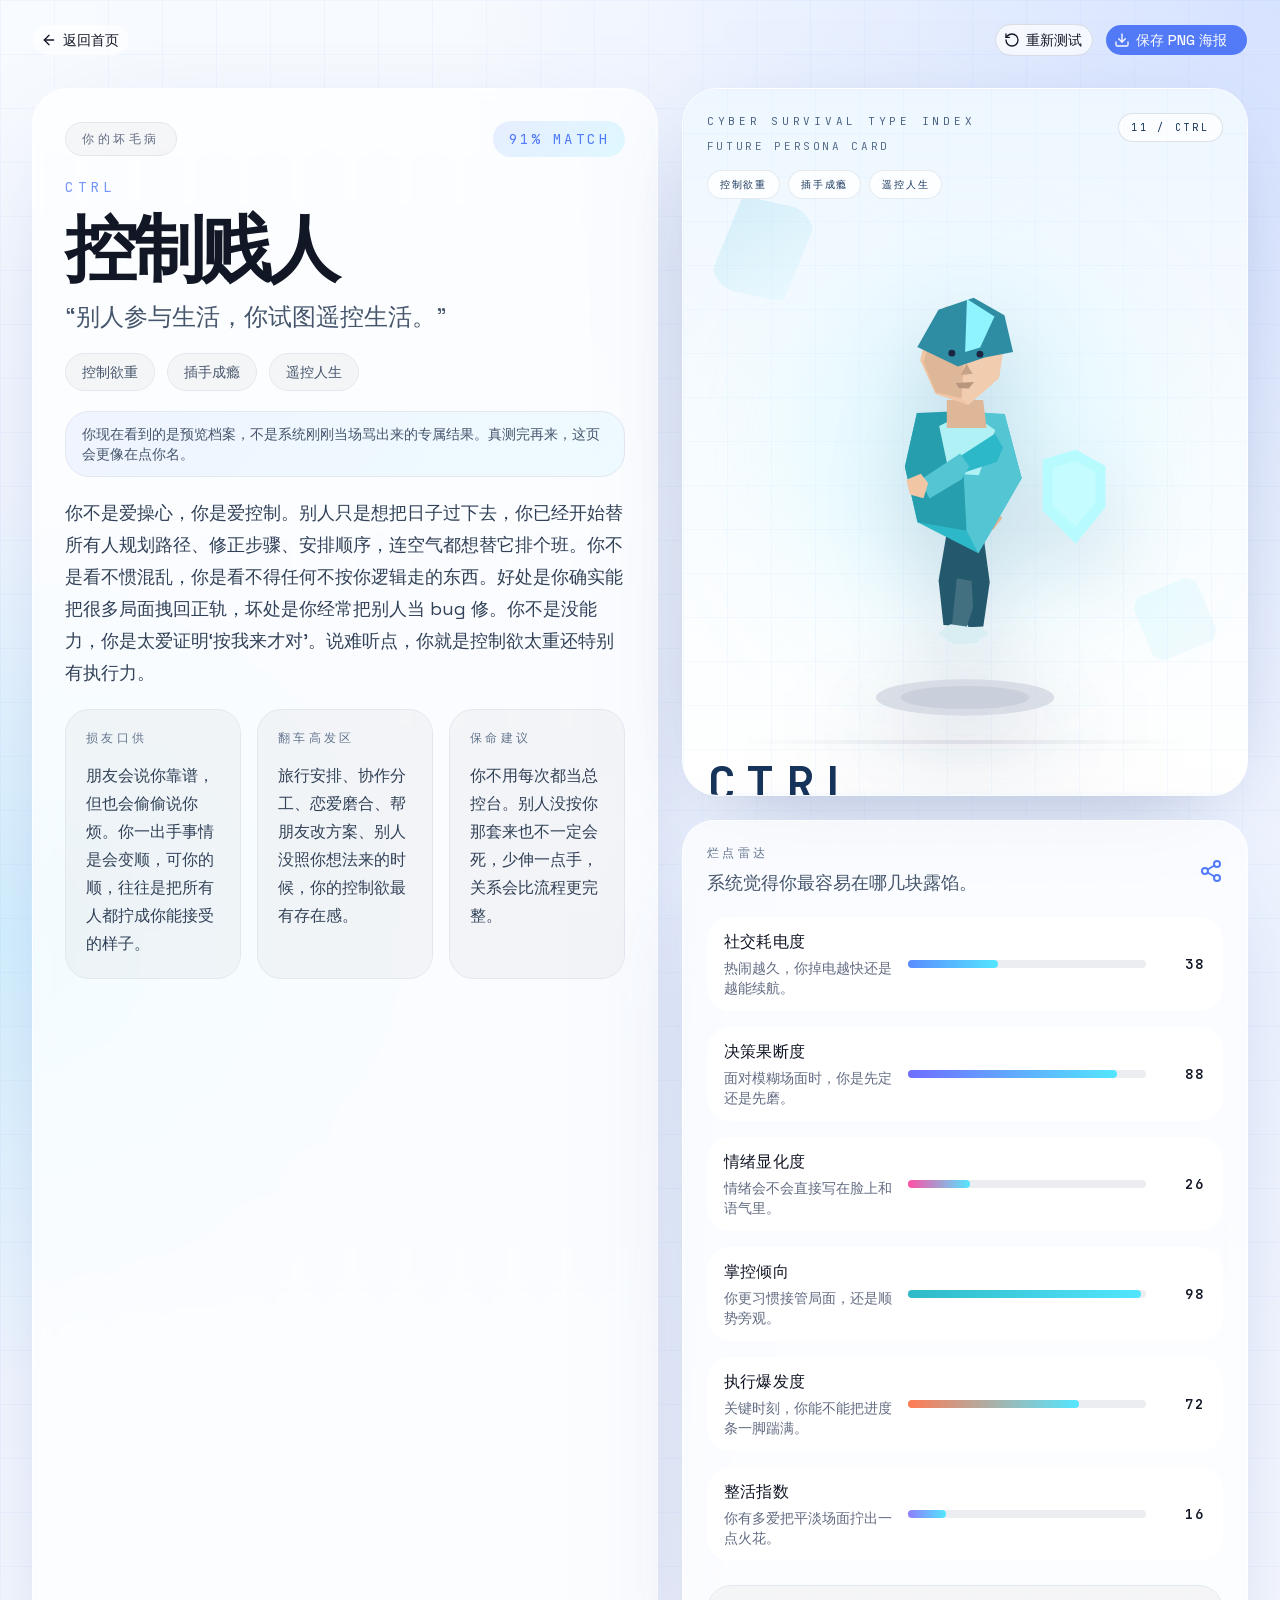
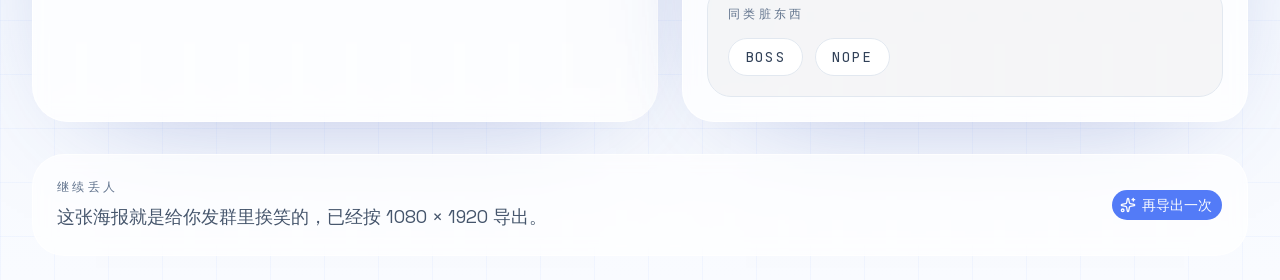
<file: result/ctrl/index.html>
<!DOCTYPE html><!--bsSjwY3h05oK_3nTK7yjF--><html class="__variable_dd5b2f __variable_3c557b" lang="zh-CN"><head><meta charSet="utf-8"/><meta name="viewport" content="width=device-width, initial-scale=1"/><link rel="preload" as="image" href="/personas/ctrl.svg"/><link rel="stylesheet" href="/_next/static/css/4e9671281f2441b7.css" data-precedence="next"/><link rel="preload" as="script" fetchPriority="low" href="/_next/static/chunks/webpack-aa9e090bf3495cf2.js"/><script src="/_next/static/chunks/4bd1b696-c023c6e3521b1417.js" async=""></script><script src="/_next/static/chunks/255-dda36e826969d334.js" async=""></script><script src="/_next/static/chunks/main-app-dc7338d2f887b218.js" async=""></script><script src="/_next/static/chunks/720-b47c826a5d7b7b8c.js" async=""></script><script src="/_next/static/chunks/app/layout-4c9aa68f6faf780e.js" async=""></script><script src="/_next/static/chunks/683-a47efe919de3a7f5.js" async=""></script><script src="/_next/static/chunks/app/not-found-e7ae4239d76e6bd1.js" async=""></script><script src="/_next/static/chunks/293-137b7233e4b34a96.js" async=""></script><script src="/_next/static/chunks/356-103228ef4feecd44.js" async=""></script><script src="/_next/static/chunks/608-4247036f8e5393a6.js" async=""></script><script src="/_next/static/chunks/574-d84a7f291f44a8c5.js" async=""></script><script src="/_next/static/chunks/app/result/%5Btype%5D/page-ace7f0376db38435.js" async=""></script><meta name="theme-color" media="(prefers-color-scheme: light)" content="#f8fbff"/><meta name="theme-color" media="(prefers-color-scheme: dark)" content="#08111f"/><meta name="color-scheme" content="light dark"/><title>CTRL｜控制贱人｜赛博人格测试</title><meta name="description" content="别人参与生活，你试图遥控生活。 这是一份来自 赛博生存型人格测试 的原创人格档案。"/><meta name="application-name" content="赛博人格测试"/><meta name="keywords" content="赛博生存型人格测试,原创人格测试,娱乐测试,人格海报,趣味测试"/><link rel="canonical" href="http://localhost:3000/"/><meta property="og:title" content="赛博生存型人格测试｜你的生存姿势，系统已经记下"/><meta property="og:description" content="不是心理诊断，是一份适合截图转发的损人档案。21 道原创题，测出你的坏毛病、6 维评分和专属海报。"/><meta property="og:site_name" content="赛博生存型人格测试"/><meta property="og:locale" content="zh_CN"/><meta property="og:image:type" content="image/png"/><meta property="og:image" content="http://localhost:3000/opengraph-image?ab05120aaabd31b1"/><meta property="og:image:width" content="1200"/><meta property="og:image:height" content="630"/><meta property="og:type" content="website"/><meta name="twitter:card" content="summary_large_image"/><meta name="twitter:title" content="赛博生存型人格测试｜你的生存姿势，系统已经记下"/><meta name="twitter:description" content="不是心理诊断，是一份适合截图转发的损人档案。21 道原创题，测出你的坏毛病、6 维评分和专属海报。"/><meta name="twitter:image:type" content="image/png"/><meta name="twitter:image" content="http://localhost:3000/twitter-image?ef7367f1c2747d04"/><meta name="twitter:image:width" content="1200"/><meta name="twitter:image:height" content="630"/><link rel="icon" href="/favicon.ico" type="image/x-icon" sizes="16x16"/><link rel="icon" href="/icon?462d05fa431cffe7" type="image/png" sizes="64x64"/><link rel="apple-touch-icon" href="/apple-icon?189c033954071405" type="image/png" sizes="180x180"/><script src="/_next/static/chunks/polyfills-42372ed130431b0a.js" noModule=""></script></head><body><div hidden=""><!--$--><!--/$--></div><script>((a,b,c,d,e,f,g,h)=>{let i=document.documentElement,j=["light","dark"];function k(b){var c;(Array.isArray(a)?a:[a]).forEach(a=>{let c="class"===a,d=c&&f?e.map(a=>f[a]||a):e;c?(i.classList.remove(...d),i.classList.add(f&&f[b]?f[b]:b)):i.setAttribute(a,b)}),c=b,h&&j.includes(c)&&(i.style.colorScheme=c)}if(d)k(d);else try{let a=localStorage.getItem(b)||c,d=g&&"system"===a?window.matchMedia("(prefers-color-scheme: dark)").matches?"dark":"light":a;k(d)}catch(a){}})("class","theme","light",null,["light","dark"],null,true,true)</script><div class="relative min-h-screen overflow-hidden bg-[linear-gradient(180deg,#f8fbff_0%,#eef4ff_48%,#f9fbff_100%)]"><div class="absolute inset-0 bg-[radial-gradient(circle_at_top_right,_rgba(93,139,255,0.22),_transparent_36%),radial-gradient(circle_at_left,_rgba(83,230,255,0.16),_transparent_28%)]"></div><div class="absolute inset-0 bg-[linear-gradient(rgba(90,140,255,0.05)_1px,transparent_1px),linear-gradient(90deg,rgba(90,140,255,0.05)_1px,transparent_1px)] bg-[size:54px_54px]"></div><main class="relative mx-auto flex w-full max-w-7xl flex-col px-4 py-6 sm:px-6 lg:px-8"><div class="flex flex-wrap items-center justify-between gap-4"><a class="group/button inline-flex shrink-0 items-center justify-center rounded-lg border border-transparent bg-clip-padding text-sm font-medium whitespace-nowrap transition-all outline-none select-none focus-visible:border-ring focus-visible:ring-3 focus-visible:ring-ring/50 active:not-aria-[haspopup]:translate-y-px disabled:pointer-events-none disabled:opacity-50 aria-invalid:border-destructive aria-invalid:ring-3 aria-invalid:ring-destructive/20 dark:aria-invalid:border-destructive/50 dark:aria-invalid:ring-destructive/40 [&amp;_svg]:pointer-events-none [&amp;_svg]:shrink-0 [&amp;_svg:not([class*=&#x27;size-&#x27;])]:size-4 border-border bg-background hover:bg-muted hover:text-foreground aria-expanded:bg-muted aria-expanded:text-foreground dark:border-input dark:bg-input/30 dark:hover:bg-input/50 h-8 gap-1.5 px-2.5 has-data-[icon=inline-end]:pr-2 has-data-[icon=inline-start]:pl-2 rounded-full bg-white/72" href="/"><svg xmlns="http://www.w3.org/2000/svg" width="24" height="24" viewBox="0 0 24 24" fill="none" stroke="currentColor" stroke-width="2" stroke-linecap="round" stroke-linejoin="round" class="lucide lucide-arrow-left" aria-hidden="true" data-icon="inline-start"><path d="m12 19-7-7 7-7"></path><path d="M19 12H5"></path></svg>返回首页</a><div class="flex flex-wrap gap-3"><button type="button" tabindex="0" data-slot="button" class="group/button inline-flex shrink-0 items-center justify-center border bg-clip-padding text-sm font-medium whitespace-nowrap transition-all outline-none select-none focus-visible:border-ring focus-visible:ring-3 focus-visible:ring-ring/50 active:not-aria-[haspopup]:translate-y-px disabled:pointer-events-none disabled:opacity-50 aria-invalid:border-destructive aria-invalid:ring-3 aria-invalid:ring-destructive/20 dark:aria-invalid:border-destructive/50 dark:aria-invalid:ring-destructive/40 [&amp;_svg]:pointer-events-none [&amp;_svg]:shrink-0 [&amp;_svg:not([class*=&#x27;size-&#x27;])]:size-4 border-border hover:bg-muted hover:text-foreground aria-expanded:bg-muted aria-expanded:text-foreground dark:border-input dark:bg-input/30 dark:hover:bg-input/50 h-8 gap-1.5 px-2.5 has-data-[icon=inline-end]:pr-2 has-data-[icon=inline-start]:pl-2 rounded-full bg-white/72"><svg xmlns="http://www.w3.org/2000/svg" width="24" height="24" viewBox="0 0 24 24" fill="none" stroke="currentColor" stroke-width="2" stroke-linecap="round" stroke-linejoin="round" class="lucide lucide-rotate-ccw" aria-hidden="true" data-icon="inline-start"><path d="M3 12a9 9 0 1 0 9-9 9.75 9.75 0 0 0-6.74 2.74L3 8"></path><path d="M3 3v5h5"></path></svg>重新测试</button><button type="button" tabindex="0" data-slot="button" class="group/button inline-flex shrink-0 items-center justify-center border border-transparent bg-clip-padding text-sm font-medium whitespace-nowrap transition-all outline-none select-none focus-visible:border-ring focus-visible:ring-3 focus-visible:ring-ring/50 active:not-aria-[haspopup]:translate-y-px disabled:pointer-events-none disabled:opacity-50 aria-invalid:border-destructive aria-invalid:ring-3 aria-invalid:ring-destructive/20 dark:aria-invalid:border-destructive/50 dark:aria-invalid:ring-destructive/40 [&amp;_svg]:pointer-events-none [&amp;_svg]:shrink-0 [&amp;_svg:not([class*=&#x27;size-&#x27;])]:size-4 bg-primary text-primary-foreground [a]:hover:bg-primary/80 h-8 gap-1.5 has-data-[icon=inline-end]:pr-2 has-data-[icon=inline-start]:pl-2 rounded-full px-5"><svg xmlns="http://www.w3.org/2000/svg" width="24" height="24" viewBox="0 0 24 24" fill="none" stroke="currentColor" stroke-width="2" stroke-linecap="round" stroke-linejoin="round" class="lucide lucide-download" aria-hidden="true" data-icon="inline-start"><path d="M12 15V3"></path><path d="M21 15v4a2 2 0 0 1-2 2H5a2 2 0 0 1-2-2v-4"></path><path d="m7 10 5 5 5-5"></path></svg>保存 PNG 海报</button></div></div><section class="mt-8 grid gap-6 lg:grid-cols-[1.05fr_0.95fr]"><div class="flex flex-col gap-5 rounded-[2.25rem] border border-white/70 bg-white/70 p-6 shadow-[0_30px_120px_-64px_rgba(54,79,170,0.5)] backdrop-blur-sm sm:p-8" style="opacity:0;transform:translateY(16px)"><div class="flex flex-wrap items-center justify-between gap-4"><div class="rounded-full border border-slate-200 bg-slate-950/[0.03] px-4 py-2 font-mono text-xs uppercase tracking-[0.3em] text-muted-foreground">你的坏毛病</div><div class="rounded-full bg-[linear-gradient(135deg,rgba(93,139,255,0.14),rgba(83,230,255,0.16))] px-4 py-2 font-mono text-sm uppercase tracking-[0.22em] text-primary">91<!-- -->% MATCH</div></div><div class="flex flex-col gap-4"><span class="font-mono text-sm uppercase tracking-[0.34em] text-primary/80">CTRL</span><h1 class="text-5xl font-semibold leading-none tracking-[-0.06em] text-foreground sm:text-7xl">控制贱人</h1><p class="max-w-3xl text-xl leading-8 text-slate-600 sm:text-2xl">“<!-- -->别人参与生活，你试图遥控生活。<!-- -->”</p></div><div class="flex flex-wrap gap-3"><span class="rounded-full border border-slate-200 bg-slate-950/[0.03] px-4 py-2 text-sm text-slate-600">控制欲重</span><span class="rounded-full border border-slate-200 bg-slate-950/[0.03] px-4 py-2 text-sm text-slate-600">插手成瘾</span><span class="rounded-full border border-slate-200 bg-slate-950/[0.03] px-4 py-2 text-sm text-slate-600">遥控人生</span></div><div class="rounded-[1.5rem] border border-slate-200 bg-[linear-gradient(135deg,rgba(93,139,255,0.08),rgba(83,230,255,0.08))] px-4 py-3 text-sm text-slate-600">你现在看到的是预览档案，不是系统刚刚当场骂出来的专属结果。真测完再来，这页会更像在点你名。</div><p class="max-w-3xl text-lg leading-8 text-slate-700">你不是爱操心，你是爱控制。别人只是想把日子过下去，你已经开始替所有人规划路径、修正步骤、安排顺序，连空气都想替它排个班。你不是看不惯混乱，你是看不得任何不按你逻辑走的东西。好处是你确实能把很多局面拽回正轨，坏处是你经常把别人当 bug 修。你不是没能力，你是太爱证明‘按我来才对’。说难听点，你就是控制欲太重还特别有执行力。</p><div class="grid gap-4 md:grid-cols-3"><div class="rounded-[1.5rem] border border-slate-200 bg-slate-950/[0.03] p-5"><p class="font-mono text-xs uppercase tracking-[0.28em] text-slate-500">损友口供</p><p class="mt-4 text-base leading-7 text-slate-700">朋友会说你靠谱，但也会偷偷说你烦。你一出手事情是会变顺，可你的顺，往往是把所有人都拧成你能接受的样子。</p></div><div class="rounded-[1.5rem] border border-slate-200 bg-slate-950/[0.03] p-5"><p class="font-mono text-xs uppercase tracking-[0.28em] text-slate-500">翻车高发区</p><p class="mt-4 text-base leading-7 text-slate-700">旅行安排、协作分工、恋爱磨合、帮朋友改方案、别人没照你想法来的时候，你的控制欲最有存在感。</p></div><div class="rounded-[1.5rem] border border-slate-200 bg-slate-950/[0.03] p-5"><p class="font-mono text-xs uppercase tracking-[0.28em] text-slate-500">保命建议</p><p class="mt-4 text-base leading-7 text-slate-700">你不用每次都当总控台。别人没按你那套来也不一定会死，少伸一点手，关系会比流程更完整。</p></div></div></div><div class="flex flex-col gap-6" style="opacity:0;transform:translateY(18px)"><div class="relative overflow-hidden border border-white/70 shadow-[0_24px_90px_-42px_rgba(66,84,144,0.55)] backdrop-blur-sm aspect-[4/5] w-full rounded-[2.25rem]" style="background:linear-gradient(180deg, #eef7ff 0%, #f8fcff 54%, #ffffff 100%)"><div class="absolute inset-0 opacity-60" style="background-image:linear-gradient(#d0e9ff55 1px, transparent 1px), linear-gradient(90deg, #d0e9ff55 1px, transparent 1px);background-size:44px 44px"></div><div class="absolute left-1/2 top-[16%] size-[72%] -translate-x-1/2 rounded-full blur-3xl" style="background:radial-gradient(circle, #8af3ff55 0%, transparent 68%)"></div><div class="absolute left-8 top-28 h-24 w-24 rotate-12 rounded-[2rem] opacity-50" style="background:linear-gradient(135deg, #41b8d755, #8af3ff22);clip-path:polygon(18% 0%, 100% 0%, 82% 100%, 0% 100%)"></div><div class="absolute bottom-34 right-8 h-20 w-20 -rotate-12 rounded-[2rem] opacity-45" style="background:linear-gradient(135deg, #8af3ff55, #41b8d722);clip-path:polygon(0% 16%, 84% 0%, 100% 84%, 16% 100%)"></div><div class="relative flex h-full flex-col p-5 sm:p-6"><div class="flex items-start justify-between gap-4"><div class="flex flex-col gap-2"><span class="font-mono text-[11px] uppercase tracking-[0.34em] opacity-75" style="color:#17345b">cyber survival type index</span><span class="font-mono text-[11px] uppercase tracking-[0.24em] opacity-70" style="color:#17345b">future persona card</span></div><span class="rounded-full border bg-white/72 px-3 py-1.5 font-mono text-[10px] uppercase tracking-[0.28em]" style="border-color:#17345b22;color:#17345b">11 / CTRL</span></div><div class="mt-4 flex flex-wrap gap-2"><span class="rounded-full border bg-white/78 px-3 py-1.5 font-mono text-[10px] uppercase tracking-[0.18em]" style="border-color:#17345b18;color:#17345b">控制欲重</span><span class="rounded-full border bg-white/78 px-3 py-1.5 font-mono text-[10px] uppercase tracking-[0.18em]" style="border-color:#17345b18;color:#17345b">插手成瘾</span><span class="rounded-full border bg-white/78 px-3 py-1.5 font-mono text-[10px] uppercase tracking-[0.18em]" style="border-color:#17345b18;color:#17345b">遥控人生</span></div><div class="relative flex flex-1 items-end justify-center px-2 pb-2 pt-6"><div class="absolute inset-x-6 bottom-6 h-8 rounded-full blur-2xl" style="background:radial-gradient(circle, #17345b20 0%, transparent 70%)"></div><div class="absolute inset-x-8 bottom-4 h-1 rounded-full opacity-55" style="background:linear-gradient(90deg, transparent, #17345b28, transparent)"></div><div class="relative z-10 h-full w-full max-w-[86%]"><img alt="CTRL 控制贱人 低多边形人格图" draggable="false" loading="eager" width="520" height="640" decoding="async" data-nimg="1" class="h-full w-full object-contain drop-shadow-[0_34px_42px_rgba(32,48,92,0.16)]" style="color:transparent" src="/personas/ctrl.svg"/></div></div><div class="flex items-end justify-between gap-4"><div class="flex flex-col"><span class="font-mono text-4xl font-semibold uppercase tracking-[0.22em] sm:text-5xl" style="color:#17345b">CTRL</span><span class="text-lg font-semibold tracking-[-0.04em] sm:text-2xl" style="color:#17345b">控制贱人</span></div><div class="flex flex-col items-end gap-1"><span class="font-mono text-[10px] uppercase tracking-[0.26em] opacity-75" style="color:#17345b">low poly flat svg</span><span class="font-mono text-[10px] uppercase tracking-[0.26em]" style="color:#41b8d7">remote / lock / rule</span></div></div></div></div><div class="rounded-[2rem] border border-white/72 bg-white/70 p-6 shadow-[0_30px_120px_-64px_rgba(54,79,170,0.5)] backdrop-blur-sm"><div class="mb-5 flex items-center justify-between gap-4"><div><p class="font-mono text-xs uppercase tracking-[0.28em] text-slate-500">烂点雷达</p><p class="mt-2 text-lg text-slate-600">系统觉得你最容易在哪几块露馅。</p></div><svg xmlns="http://www.w3.org/2000/svg" width="24" height="24" viewBox="0 0 24 24" fill="none" stroke="currentColor" stroke-width="2" stroke-linecap="round" stroke-linejoin="round" class="lucide lucide-share2 lucide-share-2 text-primary" aria-hidden="true"><circle cx="18" cy="5" r="3"></circle><circle cx="6" cy="12" r="3"></circle><circle cx="18" cy="19" r="3"></circle><line x1="8.59" x2="15.42" y1="13.51" y2="17.49"></line><line x1="15.41" x2="8.59" y1="6.51" y2="10.49"></line></svg></div><div class="flex flex-col gap-4"><div class="grid items-center gap-3 rounded-[1.5rem] border border-white/55 bg-white/66 px-4 py-3 backdrop-blur-sm grid-cols-[1fr_auto] md:grid-cols-[172px_1fr_48px]"><div class="flex flex-col gap-1"><span class="font-medium tracking-[0.02em] text-foreground">社交耗电度</span><span class="text-sm leading-5 text-muted-foreground">热闹越久，你掉电越快还是越能续航。</span></div><div class="col-span-full h-2 rounded-full bg-[rgba(16,31,78,0.08)] md:col-span-1"><div class="h-full rounded-full transition-[width]" style="width:38%;background:linear-gradient(90deg, #5a8cff, #53e6ff)"></div></div><div class="justify-self-end font-mono text-sm font-semibold tracking-[0.18em] text-foreground">38</div></div><div class="grid items-center gap-3 rounded-[1.5rem] border border-white/55 bg-white/66 px-4 py-3 backdrop-blur-sm grid-cols-[1fr_auto] md:grid-cols-[172px_1fr_48px]"><div class="flex flex-col gap-1"><span class="font-medium tracking-[0.02em] text-foreground">决策果断度</span><span class="text-sm leading-5 text-muted-foreground">面对模糊场面时，你是先定还是先磨。</span></div><div class="col-span-full h-2 rounded-full bg-[rgba(16,31,78,0.08)] md:col-span-1"><div class="h-full rounded-full transition-[width]" style="width:88%;background:linear-gradient(90deg, #6f6dff, #53e6ff)"></div></div><div class="justify-self-end font-mono text-sm font-semibold tracking-[0.18em] text-foreground">88</div></div><div class="grid items-center gap-3 rounded-[1.5rem] border border-white/55 bg-white/66 px-4 py-3 backdrop-blur-sm grid-cols-[1fr_auto] md:grid-cols-[172px_1fr_48px]"><div class="flex flex-col gap-1"><span class="font-medium tracking-[0.02em] text-foreground">情绪显化度</span><span class="text-sm leading-5 text-muted-foreground">情绪会不会直接写在脸上和语气里。</span></div><div class="col-span-full h-2 rounded-full bg-[rgba(16,31,78,0.08)] md:col-span-1"><div class="h-full rounded-full transition-[width]" style="width:26%;background:linear-gradient(90deg, #ff4fa4, #53e6ff)"></div></div><div class="justify-self-end font-mono text-sm font-semibold tracking-[0.18em] text-foreground">26</div></div><div class="grid items-center gap-3 rounded-[1.5rem] border border-white/55 bg-white/66 px-4 py-3 backdrop-blur-sm grid-cols-[1fr_auto] md:grid-cols-[172px_1fr_48px]"><div class="flex flex-col gap-1"><span class="font-medium tracking-[0.02em] text-foreground">掌控倾向</span><span class="text-sm leading-5 text-muted-foreground">你更习惯接管局面，还是顺势旁观。</span></div><div class="col-span-full h-2 rounded-full bg-[rgba(16,31,78,0.08)] md:col-span-1"><div class="h-full rounded-full transition-[width]" style="width:98%;background:linear-gradient(90deg, #2ebac6, #53e6ff)"></div></div><div class="justify-self-end font-mono text-sm font-semibold tracking-[0.18em] text-foreground">98</div></div><div class="grid items-center gap-3 rounded-[1.5rem] border border-white/55 bg-white/66 px-4 py-3 backdrop-blur-sm grid-cols-[1fr_auto] md:grid-cols-[172px_1fr_48px]"><div class="flex flex-col gap-1"><span class="font-medium tracking-[0.02em] text-foreground">执行爆发度</span><span class="text-sm leading-5 text-muted-foreground">关键时刻，你能不能把进度条一脚踹满。</span></div><div class="col-span-full h-2 rounded-full bg-[rgba(16,31,78,0.08)] md:col-span-1"><div class="h-full rounded-full transition-[width]" style="width:72%;background:linear-gradient(90deg, #ff7b54, #53e6ff)"></div></div><div class="justify-self-end font-mono text-sm font-semibold tracking-[0.18em] text-foreground">72</div></div><div class="grid items-center gap-3 rounded-[1.5rem] border border-white/55 bg-white/66 px-4 py-3 backdrop-blur-sm grid-cols-[1fr_auto] md:grid-cols-[172px_1fr_48px]"><div class="flex flex-col gap-1"><span class="font-medium tracking-[0.02em] text-foreground">整活指数</span><span class="text-sm leading-5 text-muted-foreground">你有多爱把平淡场面拧出一点火花。</span></div><div class="col-span-full h-2 rounded-full bg-[rgba(16,31,78,0.08)] md:col-span-1"><div class="h-full rounded-full transition-[width]" style="width:16%;background:linear-gradient(90deg, #8f7cff, #53e6ff)"></div></div><div class="justify-self-end font-mono text-sm font-semibold tracking-[0.18em] text-foreground">16</div></div></div><div class="mt-6 rounded-[1.5rem] border border-slate-200 bg-slate-950/[0.03] p-5"><p class="font-mono text-xs uppercase tracking-[0.28em] text-slate-500">同类脏东西</p><div class="mt-4 flex flex-wrap gap-3"><span class="rounded-full border border-slate-200 bg-white px-4 py-2 font-mono text-sm tracking-[0.16em] text-slate-700">BOSS</span><span class="rounded-full border border-slate-200 bg-white px-4 py-2 font-mono text-sm tracking-[0.16em] text-slate-700">NOPE</span></div></div></div></div></section><section class="mt-8 rounded-[2rem] border border-white/72 bg-white/70 p-5 shadow-[0_30px_120px_-64px_rgba(54,79,170,0.5)] backdrop-blur-sm sm:p-6"><div class="flex flex-wrap items-center justify-between gap-4"><div><p class="font-mono text-xs uppercase tracking-[0.28em] text-slate-500">继续丢人</p><p class="mt-2 text-lg text-slate-600">这张海报就是给你发群里挨笑的，已经按 1080 × 1920 导出。</p></div><button type="button" tabindex="0" data-slot="button" class="group/button inline-flex shrink-0 items-center justify-center rounded-lg border border-transparent bg-clip-padding text-sm font-medium whitespace-nowrap transition-all outline-none select-none focus-visible:border-ring focus-visible:ring-3 focus-visible:ring-ring/50 active:not-aria-[haspopup]:translate-y-px disabled:pointer-events-none disabled:opacity-50 aria-invalid:border-destructive aria-invalid:ring-3 aria-invalid:ring-destructive/20 dark:aria-invalid:border-destructive/50 dark:aria-invalid:ring-destructive/40 [&amp;_svg]:pointer-events-none [&amp;_svg]:shrink-0 [&amp;_svg:not([class*=&#x27;size-&#x27;])]:size-4 bg-primary text-primary-foreground [a]:hover:bg-primary/80 h-8 gap-1.5 px-2.5 has-data-[icon=inline-end]:pr-2 has-data-[icon=inline-start]:pl-2"><svg xmlns="http://www.w3.org/2000/svg" width="24" height="24" viewBox="0 0 24 24" fill="none" stroke="currentColor" stroke-width="2" stroke-linecap="round" stroke-linejoin="round" class="lucide lucide-sparkles" aria-hidden="true" data-icon="inline-start"><path d="M11.017 2.814a1 1 0 0 1 1.966 0l1.051 5.558a2 2 0 0 0 1.594 1.594l5.558 1.051a1 1 0 0 1 0 1.966l-5.558 1.051a2 2 0 0 0-1.594 1.594l-1.051 5.558a1 1 0 0 1-1.966 0l-1.051-5.558a2 2 0 0 0-1.594-1.594l-5.558-1.051a1 1 0 0 1 0-1.966l5.558-1.051a2 2 0 0 0 1.594-1.594z"></path><path d="M20 2v4"></path><path d="M22 4h-4"></path><circle cx="4" cy="20" r="2"></circle></svg>再导出一次</button></div></section></main><div aria-hidden="true" class="pointer-events-none fixed left-[-9999px] top-0 opacity-100"><div><div class="relative overflow-hidden rounded-[64px] border border-white/70 bg-[#f6f9ff] text-slate-950" style="width:1080px;height:1920px"><div class="absolute inset-0 bg-[radial-gradient(circle_at_top,_rgba(88,130,255,0.22),_transparent_42%),linear-gradient(180deg,#fbfdff_0%,#eef4ff_100%)]"></div><div class="absolute inset-0 bg-[linear-gradient(rgba(90,140,255,0.06)_1px,transparent_1px),linear-gradient(90deg,rgba(90,140,255,0.06)_1px,transparent_1px)] bg-[size:54px_54px]"></div><div class="relative flex h-full flex-col gap-10 p-16"><div class="flex items-start justify-between"><div class="flex flex-col gap-3"><span class="font-mono text-xl uppercase tracking-[0.42em] text-slate-500">Cyber Roast File</span><h1 class="text-[88px] font-semibold tracking-[-0.06em] text-slate-950">赛博生存型人格测试</h1><p class="max-w-3xl text-[34px] leading-[1.45] text-slate-600">不是鉴定书，是一份会被朋友截图转发的缺德档案。</p></div><div class="rounded-full border border-slate-300/70 bg-white/82 px-6 py-3 font-mono text-2xl tracking-[0.26em] text-slate-700">91<!-- -->% MATCH</div></div><div class="grid flex-1 grid-cols-[420px_1fr] gap-10"><div class="relative overflow-hidden border border-white/70 shadow-[0_24px_90px_-42px_rgba(66,84,144,0.55)] backdrop-blur-sm h-full rounded-[48px]" style="background:linear-gradient(180deg, #eef7ff 0%, #f8fcff 54%, #ffffff 100%)"><div class="absolute inset-0 opacity-60" style="background-image:linear-gradient(#d0e9ff55 1px, transparent 1px), linear-gradient(90deg, #d0e9ff55 1px, transparent 1px);background-size:44px 44px"></div><div class="absolute left-1/2 top-[16%] size-[72%] -translate-x-1/2 rounded-full blur-3xl" style="background:radial-gradient(circle, #8af3ff55 0%, transparent 68%)"></div><div class="absolute left-8 top-28 h-24 w-24 rotate-12 rounded-[2rem] opacity-50" style="background:linear-gradient(135deg, #41b8d755, #8af3ff22);clip-path:polygon(18% 0%, 100% 0%, 82% 100%, 0% 100%)"></div><div class="absolute bottom-34 right-8 h-20 w-20 -rotate-12 rounded-[2rem] opacity-45" style="background:linear-gradient(135deg, #8af3ff55, #41b8d722);clip-path:polygon(0% 16%, 84% 0%, 100% 84%, 16% 100%)"></div><div class="relative flex h-full flex-col p-5 sm:p-6"><div class="flex items-start justify-between gap-4"><div class="flex flex-col gap-2"><span class="font-mono text-[11px] uppercase tracking-[0.34em] opacity-75" style="color:#17345b">cyber survival type index</span><span class="font-mono text-[11px] uppercase tracking-[0.24em] opacity-70" style="color:#17345b">share export</span></div><span class="rounded-full border bg-white/72 px-3 py-1.5 font-mono text-[10px] uppercase tracking-[0.28em]" style="border-color:#17345b22;color:#17345b">11 / CTRL</span></div><div class="mt-4 flex flex-wrap gap-2"><span class="rounded-full border bg-white/78 px-3 py-1.5 font-mono text-[10px] uppercase tracking-[0.18em]" style="border-color:#17345b18;color:#17345b">控制欲重</span><span class="rounded-full border bg-white/78 px-3 py-1.5 font-mono text-[10px] uppercase tracking-[0.18em]" style="border-color:#17345b18;color:#17345b">插手成瘾</span><span class="rounded-full border bg-white/78 px-3 py-1.5 font-mono text-[10px] uppercase tracking-[0.18em]" style="border-color:#17345b18;color:#17345b">遥控人生</span></div><div class="relative flex flex-1 items-end justify-center px-2 pb-2 pt-6"><div class="absolute inset-x-6 bottom-6 h-8 rounded-full blur-2xl" style="background:radial-gradient(circle, #17345b20 0%, transparent 70%)"></div><div class="absolute inset-x-8 bottom-4 h-1 rounded-full opacity-55" style="background:linear-gradient(90deg, transparent, #17345b28, transparent)"></div><div class="relative z-10 h-full w-full max-w-[86%]"><img alt="CTRL 控制贱人 低多边形人格图" draggable="false" loading="eager" width="520" height="640" decoding="async" data-nimg="1" class="h-full w-full object-contain drop-shadow-[0_34px_42px_rgba(32,48,92,0.16)]" style="color:transparent" src="/personas/ctrl.svg"/></div></div><div class="flex items-end justify-between gap-4"><div class="flex flex-col"><span class="font-mono text-4xl font-semibold uppercase tracking-[0.22em] sm:text-5xl" style="color:#17345b">CTRL</span><span class="text-lg font-semibold tracking-[-0.04em] sm:text-2xl" style="color:#17345b">控制贱人</span></div><div class="flex flex-col items-end gap-1"><span class="font-mono text-[10px] uppercase tracking-[0.26em] opacity-75" style="color:#17345b">low poly flat svg</span><span class="font-mono text-[10px] uppercase tracking-[0.26em]" style="color:#41b8d7">remote / lock / rule</span></div></div></div></div><div class="flex flex-col gap-8 rounded-[48px] border border-white/70 bg-white/72 p-10 shadow-[0_30px_120px_-52px_rgba(66,84,144,0.45)]"><div class="flex items-end justify-between gap-6"><div class="flex flex-col gap-3"><span class="font-mono text-2xl uppercase tracking-[0.3em] text-slate-500">CTRL</span><h2 class="text-[76px] font-semibold tracking-[-0.05em]">控制贱人</h2></div><div class="flex gap-3"><span class="rounded-full border border-slate-300/70 bg-slate-950/[0.03] px-4 py-2 text-xl text-slate-700">控制欲重</span><span class="rounded-full border border-slate-300/70 bg-slate-950/[0.03] px-4 py-2 text-xl text-slate-700">插手成瘾</span><span class="rounded-full border border-slate-300/70 bg-slate-950/[0.03] px-4 py-2 text-xl text-slate-700">遥控人生</span></div></div><div class="rounded-[36px] bg-[linear-gradient(135deg,rgba(93,139,255,0.14),rgba(83,230,255,0.16))] px-8 py-7"><p class="text-[42px] font-medium leading-[1.3] tracking-[-0.03em] text-slate-900">“<!-- -->别人参与生活，你试图遥控生活。<!-- -->”</p></div><div class="flex flex-col gap-6"><div class="flex items-center justify-between"><span class="font-mono text-2xl uppercase tracking-[0.26em] text-slate-500">roast radar</span><span class="text-2xl text-slate-500">系统觉得你最容易在哪几块露馅。</span></div><div class="flex flex-col gap-4"><div class="grid items-center gap-3 rounded-[1.5rem] border border-white/55 bg-white/66 px-4 py-3 backdrop-blur-sm grid-cols-[1fr_auto] sm:grid-cols-[152px_1fr_40px]"><div class="flex flex-col gap-1"><span class="font-medium tracking-[0.02em] text-foreground">社交耗电度</span></div><div class="col-span-full h-2 rounded-full bg-[rgba(16,31,78,0.08)] md:col-span-1"><div class="h-full rounded-full transition-[width]" style="width:38%;background:linear-gradient(90deg, #5a8cff, #53e6ff)"></div></div><div class="justify-self-end font-mono text-sm font-semibold tracking-[0.18em] text-foreground">38</div></div><div class="grid items-center gap-3 rounded-[1.5rem] border border-white/55 bg-white/66 px-4 py-3 backdrop-blur-sm grid-cols-[1fr_auto] sm:grid-cols-[152px_1fr_40px]"><div class="flex flex-col gap-1"><span class="font-medium tracking-[0.02em] text-foreground">决策果断度</span></div><div class="col-span-full h-2 rounded-full bg-[rgba(16,31,78,0.08)] md:col-span-1"><div class="h-full rounded-full transition-[width]" style="width:88%;background:linear-gradient(90deg, #6f6dff, #53e6ff)"></div></div><div class="justify-self-end font-mono text-sm font-semibold tracking-[0.18em] text-foreground">88</div></div><div class="grid items-center gap-3 rounded-[1.5rem] border border-white/55 bg-white/66 px-4 py-3 backdrop-blur-sm grid-cols-[1fr_auto] sm:grid-cols-[152px_1fr_40px]"><div class="flex flex-col gap-1"><span class="font-medium tracking-[0.02em] text-foreground">情绪显化度</span></div><div class="col-span-full h-2 rounded-full bg-[rgba(16,31,78,0.08)] md:col-span-1"><div class="h-full rounded-full transition-[width]" style="width:26%;background:linear-gradient(90deg, #ff4fa4, #53e6ff)"></div></div><div class="justify-self-end font-mono text-sm font-semibold tracking-[0.18em] text-foreground">26</div></div><div class="grid items-center gap-3 rounded-[1.5rem] border border-white/55 bg-white/66 px-4 py-3 backdrop-blur-sm grid-cols-[1fr_auto] sm:grid-cols-[152px_1fr_40px]"><div class="flex flex-col gap-1"><span class="font-medium tracking-[0.02em] text-foreground">掌控倾向</span></div><div class="col-span-full h-2 rounded-full bg-[rgba(16,31,78,0.08)] md:col-span-1"><div class="h-full rounded-full transition-[width]" style="width:98%;background:linear-gradient(90deg, #2ebac6, #53e6ff)"></div></div><div class="justify-self-end font-mono text-sm font-semibold tracking-[0.18em] text-foreground">98</div></div><div class="grid items-center gap-3 rounded-[1.5rem] border border-white/55 bg-white/66 px-4 py-3 backdrop-blur-sm grid-cols-[1fr_auto] sm:grid-cols-[152px_1fr_40px]"><div class="flex flex-col gap-1"><span class="font-medium tracking-[0.02em] text-foreground">执行爆发度</span></div><div class="col-span-full h-2 rounded-full bg-[rgba(16,31,78,0.08)] md:col-span-1"><div class="h-full rounded-full transition-[width]" style="width:72%;background:linear-gradient(90deg, #ff7b54, #53e6ff)"></div></div><div class="justify-self-end font-mono text-sm font-semibold tracking-[0.18em] text-foreground">72</div></div><div class="grid items-center gap-3 rounded-[1.5rem] border border-white/55 bg-white/66 px-4 py-3 backdrop-blur-sm grid-cols-[1fr_auto] sm:grid-cols-[152px_1fr_40px]"><div class="flex flex-col gap-1"><span class="font-medium tracking-[0.02em] text-foreground">整活指数</span></div><div class="col-span-full h-2 rounded-full bg-[rgba(16,31,78,0.08)] md:col-span-1"><div class="h-full rounded-full transition-[width]" style="width:16%;background:linear-gradient(90deg, #8f7cff, #53e6ff)"></div></div><div class="justify-self-end font-mono text-sm font-semibold tracking-[0.18em] text-foreground">16</div></div></div></div><div class="grid grid-cols-3 gap-6 pt-2"><div class="rounded-[32px] border border-slate-200 bg-slate-950/[0.03] p-6"><p class="font-mono text-lg uppercase tracking-[0.26em] text-slate-500">损友口供</p><p class="mt-4 text-[26px] leading-[1.55] text-slate-700">朋友会说你靠谱，但也会偷偷说你烦。你一出手事情是会变顺，可你的顺，往往是把所有人都拧成你能接受的样子。</p></div><div class="rounded-[32px] border border-slate-200 bg-slate-950/[0.03] p-6"><p class="font-mono text-lg uppercase tracking-[0.26em] text-slate-500">翻车高发区</p><p class="mt-4 text-[26px] leading-[1.55] text-slate-700">旅行安排、协作分工、恋爱磨合、帮朋友改方案、别人没照你想法来的时候，你的控制欲最有存在感。</p></div><div class="rounded-[32px] border border-slate-200 bg-slate-950/[0.03] p-6"><p class="font-mono text-lg uppercase tracking-[0.26em] text-slate-500">保命建议</p><p class="mt-4 text-[26px] leading-[1.55] text-slate-700">你不用每次都当总控台。别人没按你那套来也不一定会死，少伸一点手，关系会比流程更完整。</p></div></div></div></div><div class="flex items-center justify-between rounded-[36px] border border-white/72 bg-white/76 px-8 py-6"><div class="flex flex-col gap-2"><span class="font-mono text-lg uppercase tracking-[0.26em] text-slate-500">generated roast</span><span class="text-[28px] text-slate-700">纯娱乐。拿去互损可以，别拿去判人生。</span></div><span class="font-mono text-xl tracking-[0.26em] text-slate-500">2026/4/10</span></div></div></div></div></div></div><!--$--><!--/$--><section aria-label="Notifications alt+T" tabindex="-1" aria-live="polite" aria-relevant="additions text" aria-atomic="false"></section><script src="/_next/static/chunks/webpack-aa9e090bf3495cf2.js" id="_R_" async=""></script><script>(self.__next_f=self.__next_f||[]).push([0])</script><script>self.__next_f.push([1,"1:\"$Sreact.fragment\"\n2:I[1023,[\"720\",\"static/chunks/720-b47c826a5d7b7b8c.js\",\"177\",\"static/chunks/app/layout-4c9aa68f6faf780e.js\"],\"Providers\"]\n3:I[9766,[],\"\"]\n4:I[8924,[],\"\"]\n5:I[8653,[\"683\",\"static/chunks/683-a47efe919de3a7f5.js\",\"345\",\"static/chunks/app/not-found-e7ae4239d76e6bd1.js\"],\"default\"]\n7:I[4431,[],\"OutletBoundary\"]\n9:I[5278,[],\"AsyncMetadataOutlet\"]\nb:I[4431,[],\"ViewportBoundary\"]\nd:I[4431,[],\"MetadataBoundary\"]\ne:\"$Sreact.suspense\"\n10:I[7150,[],\"\"]\n:HL[\"/_next/static/css/4e9671281f2441b7.css\",\"style\"]\n"])</script><script>self.__next_f.push([1,"0:{\"P\":null,\"b\":\"bsSjwY3h05oK_3nTK7yjF\",\"p\":\"\",\"c\":[\"\",\"result\",\"ctrl\",\"\"],\"i\":false,\"f\":[[[\"\",{\"children\":[\"result\",{\"children\":[[\"type\",\"ctrl\",\"d\"],{\"children\":[\"__PAGE__\",{}]}]}]},\"$undefined\",\"$undefined\",true],[\"\",[\"$\",\"$1\",\"c\",{\"children\":[[[\"$\",\"link\",\"0\",{\"rel\":\"stylesheet\",\"href\":\"/_next/static/css/4e9671281f2441b7.css\",\"precedence\":\"next\",\"crossOrigin\":\"$undefined\",\"nonce\":\"$undefined\"}]],[\"$\",\"html\",null,{\"className\":\"__variable_dd5b2f __variable_3c557b\",\"lang\":\"zh-CN\",\"suppressHydrationWarning\":true,\"children\":[\"$\",\"body\",null,{\"children\":[\"$\",\"$L2\",null,{\"children\":[\"$\",\"$L3\",null,{\"parallelRouterKey\":\"children\",\"error\":\"$undefined\",\"errorStyles\":\"$undefined\",\"errorScripts\":\"$undefined\",\"template\":[\"$\",\"$L4\",null,{}],\"templateStyles\":\"$undefined\",\"templateScripts\":\"$undefined\",\"notFound\":[[\"$\",\"$L5\",null,{}],[]],\"forbidden\":\"$undefined\",\"unauthorized\":\"$undefined\"}]}]}]}]]}],{\"children\":[\"result\",[\"$\",\"$1\",\"c\",{\"children\":[null,[\"$\",\"$L3\",null,{\"parallelRouterKey\":\"children\",\"error\":\"$undefined\",\"errorStyles\":\"$undefined\",\"errorScripts\":\"$undefined\",\"template\":[\"$\",\"$L4\",null,{}],\"templateStyles\":\"$undefined\",\"templateScripts\":\"$undefined\",\"notFound\":\"$undefined\",\"forbidden\":\"$undefined\",\"unauthorized\":\"$undefined\"}]]}],{\"children\":[[\"type\",\"ctrl\",\"d\"],[\"$\",\"$1\",\"c\",{\"children\":[null,[\"$\",\"$L3\",null,{\"parallelRouterKey\":\"children\",\"error\":\"$undefined\",\"errorStyles\":\"$undefined\",\"errorScripts\":\"$undefined\",\"template\":[\"$\",\"$L4\",null,{}],\"templateStyles\":\"$undefined\",\"templateScripts\":\"$undefined\",\"notFound\":\"$undefined\",\"forbidden\":\"$undefined\",\"unauthorized\":\"$undefined\"}]]}],{\"children\":[\"__PAGE__\",[\"$\",\"$1\",\"c\",{\"children\":[\"$L6\",null,[\"$\",\"$L7\",null,{\"children\":[\"$L8\",[\"$\",\"$L9\",null,{\"promise\":\"$@a\"}]]}]]}],{},null,false]},null,false]},null,false]},null,false],[\"$\",\"$1\",\"h\",{\"children\":[null,[[\"$\",\"$Lb\",null,{\"children\":\"$Lc\"}],null],[\"$\",\"$Ld\",null,{\"children\":[\"$\",\"div\",null,{\"hidden\":true,\"children\":[\"$\",\"$e\",null,{\"fallback\":null,\"children\":\"$Lf\"}]}]}]]}],false]],\"m\":\"$undefined\",\"G\":[\"$10\",[]],\"s\":false,\"S\":true}\n"])</script><script>self.__next_f.push([1,"11:I[9357,[\"683\",\"static/chunks/683-a47efe919de3a7f5.js\",\"293\",\"static/chunks/293-137b7233e4b34a96.js\",\"720\",\"static/chunks/720-b47c826a5d7b7b8c.js\",\"356\",\"static/chunks/356-103228ef4feecd44.js\",\"608\",\"static/chunks/608-4247036f8e5393a6.js\",\"574\",\"static/chunks/574-d84a7f291f44a8c5.js\",\"199\",\"static/chunks/app/result/%5Btype%5D/page-ace7f0376db38435.js\"],\"ResultExperience\"]\n6:[\"$\",\"$L11\",null,{\"code\":\"CTRL\"}]\n"])</script><script>self.__next_f.push([1,"c:[[\"$\",\"meta\",\"0\",{\"charSet\":\"utf-8\"}],[\"$\",\"meta\",\"1\",{\"name\":\"viewport\",\"content\":\"width=device-width, initial-scale=1\"}],[\"$\",\"meta\",\"2\",{\"name\":\"theme-color\",\"media\":\"(prefers-color-scheme: light)\",\"content\":\"#f8fbff\"}],[\"$\",\"meta\",\"3\",{\"name\":\"theme-color\",\"media\":\"(prefers-color-scheme: dark)\",\"content\":\"#08111f\"}],[\"$\",\"meta\",\"4\",{\"name\":\"color-scheme\",\"content\":\"light dark\"}]]\n8:null\n"])</script><script>self.__next_f.push([1,"12:I[622,[],\"IconMark\"]\n"])</script><script>self.__next_f.push([1,"a:{\"metadata\":[[\"$\",\"title\",\"0\",{\"children\":\"CTRL｜控制贱人｜赛博人格测试\"}],[\"$\",\"meta\",\"1\",{\"name\":\"description\",\"content\":\"别人参与生活，你试图遥控生活。 这是一份来自 赛博生存型人格测试 的原创人格档案。\"}],[\"$\",\"meta\",\"2\",{\"name\":\"application-name\",\"content\":\"赛博人格测试\"}],[\"$\",\"meta\",\"3\",{\"name\":\"keywords\",\"content\":\"赛博生存型人格测试,原创人格测试,娱乐测试,人格海报,趣味测试\"}],[\"$\",\"link\",\"4\",{\"rel\":\"canonical\",\"href\":\"http://localhost:3000/\"}],[\"$\",\"meta\",\"5\",{\"property\":\"og:title\",\"content\":\"赛博生存型人格测试｜你的生存姿势，系统已经记下\"}],[\"$\",\"meta\",\"6\",{\"property\":\"og:description\",\"content\":\"不是心理诊断，是一份适合截图转发的损人档案。21 道原创题，测出你的坏毛病、6 维评分和专属海报。\"}],[\"$\",\"meta\",\"7\",{\"property\":\"og:site_name\",\"content\":\"赛博生存型人格测试\"}],[\"$\",\"meta\",\"8\",{\"property\":\"og:locale\",\"content\":\"zh_CN\"}],[\"$\",\"meta\",\"9\",{\"property\":\"og:image:type\",\"content\":\"image/png\"}],[\"$\",\"meta\",\"10\",{\"property\":\"og:image\",\"content\":\"http://localhost:3000/opengraph-image?ab05120aaabd31b1\"}],[\"$\",\"meta\",\"11\",{\"property\":\"og:image:width\",\"content\":\"1200\"}],[\"$\",\"meta\",\"12\",{\"property\":\"og:image:height\",\"content\":\"630\"}],[\"$\",\"meta\",\"13\",{\"property\":\"og:type\",\"content\":\"website\"}],[\"$\",\"meta\",\"14\",{\"name\":\"twitter:card\",\"content\":\"summary_large_image\"}],[\"$\",\"meta\",\"15\",{\"name\":\"twitter:title\",\"content\":\"赛博生存型人格测试｜你的生存姿势，系统已经记下\"}],[\"$\",\"meta\",\"16\",{\"name\":\"twitter:description\",\"content\":\"不是心理诊断，是一份适合截图转发的损人档案。21 道原创题，测出你的坏毛病、6 维评分和专属海报。\"}],[\"$\",\"meta\",\"17\",{\"name\":\"twitter:image:type\",\"content\":\"image/png\"}],[\"$\",\"meta\",\"18\",{\"name\":\"twitter:image\",\"content\":\"http://localhost:3000/twitter-image?ef7367f1c2747d04\"}],[\"$\",\"meta\",\"19\",{\"name\":\"twitter:image:width\",\"content\":\"1200\"}],[\"$\",\"meta\",\"20\",{\"name\":\"twitter:image:height\",\"content\":\"630\"}],[\"$\",\"link\",\"21\",{\"rel\":\"icon\",\"href\":\"/favicon.ico\",\"type\":\"image/x-icon\",\"sizes\":\"16x16\"}],[\"$\",\"link\",\"22\",{\"rel\":\"icon\",\"href\":\"/icon?462d05fa431cffe7\",\"alt\":\"$undefined\",\"type\":\"image/png\",\"sizes\":\"64x64\"}],[\"$\",\"link\",\"23\",{\"rel\":\"apple-touch-icon\",\"href\":\"/apple-icon?189c033954071405\",\"alt\":\"$undefined\",\"type\":\"image/png\",\"sizes\":\"180x180\"}],[\"$\",\"$L12\",\"24\",{}]],\"error\":null,\"digest\":\"$undefined\"}\n"])</script><script>self.__next_f.push([1,"f:\"$a:metadata\"\n"])</script></body></html>
</file>
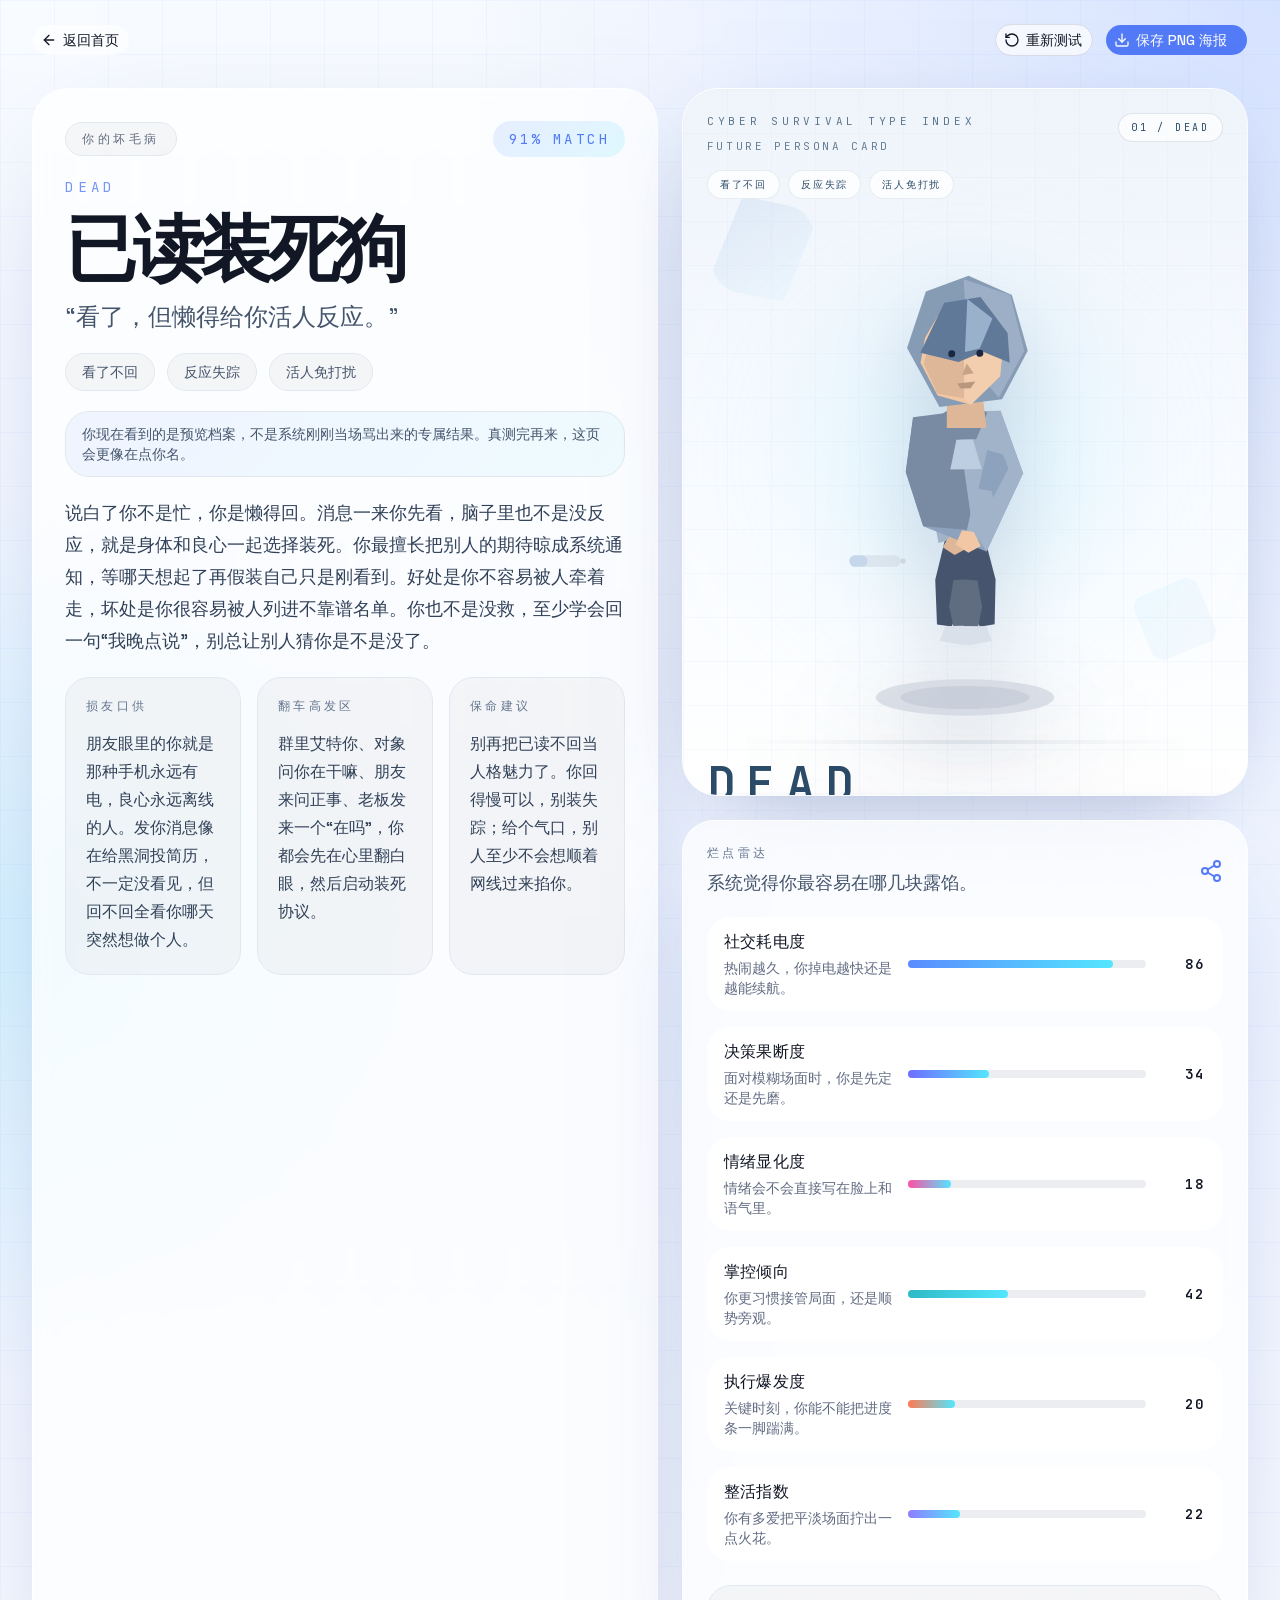
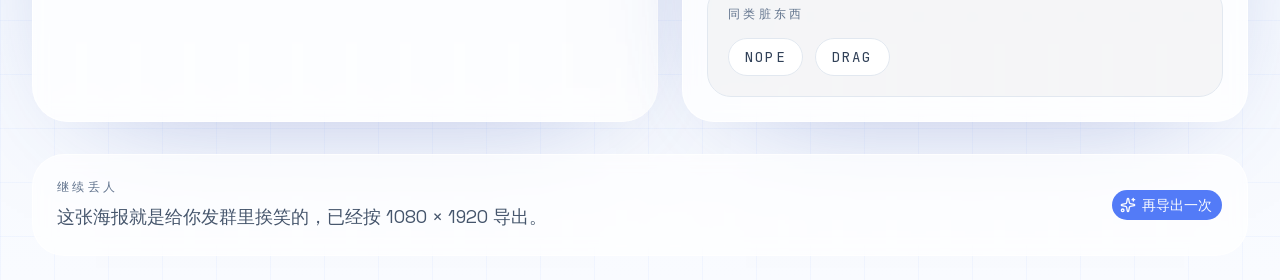
<file: result/dead/index.html>
<!DOCTYPE html><!--bsSjwY3h05oK_3nTK7yjF--><html class="__variable_dd5b2f __variable_3c557b" lang="zh-CN"><head><meta charSet="utf-8"/><meta name="viewport" content="width=device-width, initial-scale=1"/><link rel="preload" as="image" href="/personas/dead.svg"/><link rel="stylesheet" href="/_next/static/css/4e9671281f2441b7.css" data-precedence="next"/><link rel="preload" as="script" fetchPriority="low" href="/_next/static/chunks/webpack-aa9e090bf3495cf2.js"/><script src="/_next/static/chunks/4bd1b696-c023c6e3521b1417.js" async=""></script><script src="/_next/static/chunks/255-dda36e826969d334.js" async=""></script><script src="/_next/static/chunks/main-app-dc7338d2f887b218.js" async=""></script><script src="/_next/static/chunks/720-b47c826a5d7b7b8c.js" async=""></script><script src="/_next/static/chunks/app/layout-4c9aa68f6faf780e.js" async=""></script><script src="/_next/static/chunks/683-a47efe919de3a7f5.js" async=""></script><script src="/_next/static/chunks/app/not-found-e7ae4239d76e6bd1.js" async=""></script><script src="/_next/static/chunks/293-137b7233e4b34a96.js" async=""></script><script src="/_next/static/chunks/356-103228ef4feecd44.js" async=""></script><script src="/_next/static/chunks/608-4247036f8e5393a6.js" async=""></script><script src="/_next/static/chunks/574-d84a7f291f44a8c5.js" async=""></script><script src="/_next/static/chunks/app/result/%5Btype%5D/page-ace7f0376db38435.js" async=""></script><meta name="theme-color" media="(prefers-color-scheme: light)" content="#f8fbff"/><meta name="theme-color" media="(prefers-color-scheme: dark)" content="#08111f"/><meta name="color-scheme" content="light dark"/><title>DEAD｜已读装死狗｜赛博人格测试</title><meta name="description" content="看了，但懒得给你活人反应。 这是一份来自 赛博生存型人格测试 的原创人格档案。"/><meta name="application-name" content="赛博人格测试"/><meta name="keywords" content="赛博生存型人格测试,原创人格测试,娱乐测试,人格海报,趣味测试"/><link rel="canonical" href="http://localhost:3000/"/><meta property="og:title" content="赛博生存型人格测试｜你的生存姿势，系统已经记下"/><meta property="og:description" content="不是心理诊断，是一份适合截图转发的损人档案。21 道原创题，测出你的坏毛病、6 维评分和专属海报。"/><meta property="og:site_name" content="赛博生存型人格测试"/><meta property="og:locale" content="zh_CN"/><meta property="og:image:type" content="image/png"/><meta property="og:image" content="http://localhost:3000/opengraph-image?ab05120aaabd31b1"/><meta property="og:image:width" content="1200"/><meta property="og:image:height" content="630"/><meta property="og:type" content="website"/><meta name="twitter:card" content="summary_large_image"/><meta name="twitter:title" content="赛博生存型人格测试｜你的生存姿势，系统已经记下"/><meta name="twitter:description" content="不是心理诊断，是一份适合截图转发的损人档案。21 道原创题，测出你的坏毛病、6 维评分和专属海报。"/><meta name="twitter:image:type" content="image/png"/><meta name="twitter:image" content="http://localhost:3000/twitter-image?ef7367f1c2747d04"/><meta name="twitter:image:width" content="1200"/><meta name="twitter:image:height" content="630"/><link rel="icon" href="/favicon.ico" type="image/x-icon" sizes="16x16"/><link rel="icon" href="/icon?462d05fa431cffe7" type="image/png" sizes="64x64"/><link rel="apple-touch-icon" href="/apple-icon?189c033954071405" type="image/png" sizes="180x180"/><script src="/_next/static/chunks/polyfills-42372ed130431b0a.js" noModule=""></script></head><body><div hidden=""><!--$--><!--/$--></div><script>((a,b,c,d,e,f,g,h)=>{let i=document.documentElement,j=["light","dark"];function k(b){var c;(Array.isArray(a)?a:[a]).forEach(a=>{let c="class"===a,d=c&&f?e.map(a=>f[a]||a):e;c?(i.classList.remove(...d),i.classList.add(f&&f[b]?f[b]:b)):i.setAttribute(a,b)}),c=b,h&&j.includes(c)&&(i.style.colorScheme=c)}if(d)k(d);else try{let a=localStorage.getItem(b)||c,d=g&&"system"===a?window.matchMedia("(prefers-color-scheme: dark)").matches?"dark":"light":a;k(d)}catch(a){}})("class","theme","light",null,["light","dark"],null,true,true)</script><div class="relative min-h-screen overflow-hidden bg-[linear-gradient(180deg,#f8fbff_0%,#eef4ff_48%,#f9fbff_100%)]"><div class="absolute inset-0 bg-[radial-gradient(circle_at_top_right,_rgba(93,139,255,0.22),_transparent_36%),radial-gradient(circle_at_left,_rgba(83,230,255,0.16),_transparent_28%)]"></div><div class="absolute inset-0 bg-[linear-gradient(rgba(90,140,255,0.05)_1px,transparent_1px),linear-gradient(90deg,rgba(90,140,255,0.05)_1px,transparent_1px)] bg-[size:54px_54px]"></div><main class="relative mx-auto flex w-full max-w-7xl flex-col px-4 py-6 sm:px-6 lg:px-8"><div class="flex flex-wrap items-center justify-between gap-4"><a class="group/button inline-flex shrink-0 items-center justify-center rounded-lg border border-transparent bg-clip-padding text-sm font-medium whitespace-nowrap transition-all outline-none select-none focus-visible:border-ring focus-visible:ring-3 focus-visible:ring-ring/50 active:not-aria-[haspopup]:translate-y-px disabled:pointer-events-none disabled:opacity-50 aria-invalid:border-destructive aria-invalid:ring-3 aria-invalid:ring-destructive/20 dark:aria-invalid:border-destructive/50 dark:aria-invalid:ring-destructive/40 [&amp;_svg]:pointer-events-none [&amp;_svg]:shrink-0 [&amp;_svg:not([class*=&#x27;size-&#x27;])]:size-4 border-border bg-background hover:bg-muted hover:text-foreground aria-expanded:bg-muted aria-expanded:text-foreground dark:border-input dark:bg-input/30 dark:hover:bg-input/50 h-8 gap-1.5 px-2.5 has-data-[icon=inline-end]:pr-2 has-data-[icon=inline-start]:pl-2 rounded-full bg-white/72" href="/"><svg xmlns="http://www.w3.org/2000/svg" width="24" height="24" viewBox="0 0 24 24" fill="none" stroke="currentColor" stroke-width="2" stroke-linecap="round" stroke-linejoin="round" class="lucide lucide-arrow-left" aria-hidden="true" data-icon="inline-start"><path d="m12 19-7-7 7-7"></path><path d="M19 12H5"></path></svg>返回首页</a><div class="flex flex-wrap gap-3"><button type="button" tabindex="0" data-slot="button" class="group/button inline-flex shrink-0 items-center justify-center border bg-clip-padding text-sm font-medium whitespace-nowrap transition-all outline-none select-none focus-visible:border-ring focus-visible:ring-3 focus-visible:ring-ring/50 active:not-aria-[haspopup]:translate-y-px disabled:pointer-events-none disabled:opacity-50 aria-invalid:border-destructive aria-invalid:ring-3 aria-invalid:ring-destructive/20 dark:aria-invalid:border-destructive/50 dark:aria-invalid:ring-destructive/40 [&amp;_svg]:pointer-events-none [&amp;_svg]:shrink-0 [&amp;_svg:not([class*=&#x27;size-&#x27;])]:size-4 border-border hover:bg-muted hover:text-foreground aria-expanded:bg-muted aria-expanded:text-foreground dark:border-input dark:bg-input/30 dark:hover:bg-input/50 h-8 gap-1.5 px-2.5 has-data-[icon=inline-end]:pr-2 has-data-[icon=inline-start]:pl-2 rounded-full bg-white/72"><svg xmlns="http://www.w3.org/2000/svg" width="24" height="24" viewBox="0 0 24 24" fill="none" stroke="currentColor" stroke-width="2" stroke-linecap="round" stroke-linejoin="round" class="lucide lucide-rotate-ccw" aria-hidden="true" data-icon="inline-start"><path d="M3 12a9 9 0 1 0 9-9 9.75 9.75 0 0 0-6.74 2.74L3 8"></path><path d="M3 3v5h5"></path></svg>重新测试</button><button type="button" tabindex="0" data-slot="button" class="group/button inline-flex shrink-0 items-center justify-center border border-transparent bg-clip-padding text-sm font-medium whitespace-nowrap transition-all outline-none select-none focus-visible:border-ring focus-visible:ring-3 focus-visible:ring-ring/50 active:not-aria-[haspopup]:translate-y-px disabled:pointer-events-none disabled:opacity-50 aria-invalid:border-destructive aria-invalid:ring-3 aria-invalid:ring-destructive/20 dark:aria-invalid:border-destructive/50 dark:aria-invalid:ring-destructive/40 [&amp;_svg]:pointer-events-none [&amp;_svg]:shrink-0 [&amp;_svg:not([class*=&#x27;size-&#x27;])]:size-4 bg-primary text-primary-foreground [a]:hover:bg-primary/80 h-8 gap-1.5 has-data-[icon=inline-end]:pr-2 has-data-[icon=inline-start]:pl-2 rounded-full px-5"><svg xmlns="http://www.w3.org/2000/svg" width="24" height="24" viewBox="0 0 24 24" fill="none" stroke="currentColor" stroke-width="2" stroke-linecap="round" stroke-linejoin="round" class="lucide lucide-download" aria-hidden="true" data-icon="inline-start"><path d="M12 15V3"></path><path d="M21 15v4a2 2 0 0 1-2 2H5a2 2 0 0 1-2-2v-4"></path><path d="m7 10 5 5 5-5"></path></svg>保存 PNG 海报</button></div></div><section class="mt-8 grid gap-6 lg:grid-cols-[1.05fr_0.95fr]"><div class="flex flex-col gap-5 rounded-[2.25rem] border border-white/70 bg-white/70 p-6 shadow-[0_30px_120px_-64px_rgba(54,79,170,0.5)] backdrop-blur-sm sm:p-8" style="opacity:0;transform:translateY(16px)"><div class="flex flex-wrap items-center justify-between gap-4"><div class="rounded-full border border-slate-200 bg-slate-950/[0.03] px-4 py-2 font-mono text-xs uppercase tracking-[0.3em] text-muted-foreground">你的坏毛病</div><div class="rounded-full bg-[linear-gradient(135deg,rgba(93,139,255,0.14),rgba(83,230,255,0.16))] px-4 py-2 font-mono text-sm uppercase tracking-[0.22em] text-primary">91<!-- -->% MATCH</div></div><div class="flex flex-col gap-4"><span class="font-mono text-sm uppercase tracking-[0.34em] text-primary/80">DEAD</span><h1 class="text-5xl font-semibold leading-none tracking-[-0.06em] text-foreground sm:text-7xl">已读装死狗</h1><p class="max-w-3xl text-xl leading-8 text-slate-600 sm:text-2xl">“<!-- -->看了，但懒得给你活人反应。<!-- -->”</p></div><div class="flex flex-wrap gap-3"><span class="rounded-full border border-slate-200 bg-slate-950/[0.03] px-4 py-2 text-sm text-slate-600">看了不回</span><span class="rounded-full border border-slate-200 bg-slate-950/[0.03] px-4 py-2 text-sm text-slate-600">反应失踪</span><span class="rounded-full border border-slate-200 bg-slate-950/[0.03] px-4 py-2 text-sm text-slate-600">活人免打扰</span></div><div class="rounded-[1.5rem] border border-slate-200 bg-[linear-gradient(135deg,rgba(93,139,255,0.08),rgba(83,230,255,0.08))] px-4 py-3 text-sm text-slate-600">你现在看到的是预览档案，不是系统刚刚当场骂出来的专属结果。真测完再来，这页会更像在点你名。</div><p class="max-w-3xl text-lg leading-8 text-slate-700">说白了你不是忙，你是懒得回。消息一来你先看，脑子里也不是没反应，就是身体和良心一起选择装死。你最擅长把别人的期待晾成系统通知，等哪天想起了再假装自己只是刚看到。好处是你不容易被人牵着走，坏处是你很容易被人列进不靠谱名单。你也不是没救，至少学会回一句“我晚点说”，别总让别人猜你是不是没了。</p><div class="grid gap-4 md:grid-cols-3"><div class="rounded-[1.5rem] border border-slate-200 bg-slate-950/[0.03] p-5"><p class="font-mono text-xs uppercase tracking-[0.28em] text-slate-500">损友口供</p><p class="mt-4 text-base leading-7 text-slate-700">朋友眼里的你就是那种手机永远有电，良心永远离线的人。发你消息像在给黑洞投简历，不一定没看见，但回不回全看你哪天突然想做个人。</p></div><div class="rounded-[1.5rem] border border-slate-200 bg-slate-950/[0.03] p-5"><p class="font-mono text-xs uppercase tracking-[0.28em] text-slate-500">翻车高发区</p><p class="mt-4 text-base leading-7 text-slate-700">群里艾特你、对象问你在干嘛、朋友来问正事、老板发来一个“在吗”，你都会先在心里翻白眼，然后启动装死协议。</p></div><div class="rounded-[1.5rem] border border-slate-200 bg-slate-950/[0.03] p-5"><p class="font-mono text-xs uppercase tracking-[0.28em] text-slate-500">保命建议</p><p class="mt-4 text-base leading-7 text-slate-700">别再把已读不回当人格魅力了。你回得慢可以，别装失踪；给个气口，别人至少不会想顺着网线过来掐你。</p></div></div></div><div class="flex flex-col gap-6" style="opacity:0;transform:translateY(18px)"><div class="relative overflow-hidden border border-white/70 shadow-[0_24px_90px_-42px_rgba(66,84,144,0.55)] backdrop-blur-sm aspect-[4/5] w-full rounded-[2.25rem]" style="background:linear-gradient(180deg, #eff4fb 0%, #f8fbff 54%, #ffffff 100%)"><div class="absolute inset-0 opacity-60" style="background-image:linear-gradient(#d7e5f855 1px, transparent 1px), linear-gradient(90deg, #d7e5f855 1px, transparent 1px);background-size:44px 44px"></div><div class="absolute left-1/2 top-[16%] size-[72%] -translate-x-1/2 rounded-full blur-3xl" style="background:radial-gradient(circle, #9fe9ff55 0%, transparent 68%)"></div><div class="absolute left-8 top-28 h-24 w-24 rotate-12 rounded-[2rem] opacity-50" style="background:linear-gradient(135deg, #7da6d955, #9fe9ff22);clip-path:polygon(18% 0%, 100% 0%, 82% 100%, 0% 100%)"></div><div class="absolute bottom-34 right-8 h-20 w-20 -rotate-12 rounded-[2rem] opacity-45" style="background:linear-gradient(135deg, #9fe9ff55, #7da6d922);clip-path:polygon(0% 16%, 84% 0%, 100% 84%, 16% 100%)"></div><div class="relative flex h-full flex-col p-5 sm:p-6"><div class="flex items-start justify-between gap-4"><div class="flex flex-col gap-2"><span class="font-mono text-[11px] uppercase tracking-[0.34em] opacity-75" style="color:#2d4c69">cyber survival type index</span><span class="font-mono text-[11px] uppercase tracking-[0.24em] opacity-70" style="color:#2d4c69">future persona card</span></div><span class="rounded-full border bg-white/72 px-3 py-1.5 font-mono text-[10px] uppercase tracking-[0.28em]" style="border-color:#2d4c6922;color:#2d4c69">01 / DEAD</span></div><div class="mt-4 flex flex-wrap gap-2"><span class="rounded-full border bg-white/78 px-3 py-1.5 font-mono text-[10px] uppercase tracking-[0.18em]" style="border-color:#2d4c6918;color:#2d4c69">看了不回</span><span class="rounded-full border bg-white/78 px-3 py-1.5 font-mono text-[10px] uppercase tracking-[0.18em]" style="border-color:#2d4c6918;color:#2d4c69">反应失踪</span><span class="rounded-full border bg-white/78 px-3 py-1.5 font-mono text-[10px] uppercase tracking-[0.18em]" style="border-color:#2d4c6918;color:#2d4c69">活人免打扰</span></div><div class="relative flex flex-1 items-end justify-center px-2 pb-2 pt-6"><div class="absolute inset-x-6 bottom-6 h-8 rounded-full blur-2xl" style="background:radial-gradient(circle, #2d4c6920 0%, transparent 70%)"></div><div class="absolute inset-x-8 bottom-4 h-1 rounded-full opacity-55" style="background:linear-gradient(90deg, transparent, #2d4c6928, transparent)"></div><div class="relative z-10 h-full w-full max-w-[86%]"><img alt="DEAD 已读装死狗 低多边形人格图" draggable="false" loading="eager" width="520" height="640" decoding="async" data-nimg="1" class="h-full w-full object-contain drop-shadow-[0_34px_42px_rgba(32,48,92,0.16)]" style="color:transparent" src="/personas/dead.svg"/></div></div><div class="flex items-end justify-between gap-4"><div class="flex flex-col"><span class="font-mono text-4xl font-semibold uppercase tracking-[0.22em] sm:text-5xl" style="color:#2d4c69">DEAD</span><span class="text-lg font-semibold tracking-[-0.04em] sm:text-2xl" style="color:#2d4c69">已读装死狗</span></div><div class="flex flex-col items-end gap-1"><span class="font-mono text-[10px] uppercase tracking-[0.26em] opacity-75" style="color:#2d4c69">low poly flat svg</span><span class="font-mono text-[10px] uppercase tracking-[0.26em]" style="color:#7da6d9">ghost / read / mute</span></div></div></div></div><div class="rounded-[2rem] border border-white/72 bg-white/70 p-6 shadow-[0_30px_120px_-64px_rgba(54,79,170,0.5)] backdrop-blur-sm"><div class="mb-5 flex items-center justify-between gap-4"><div><p class="font-mono text-xs uppercase tracking-[0.28em] text-slate-500">烂点雷达</p><p class="mt-2 text-lg text-slate-600">系统觉得你最容易在哪几块露馅。</p></div><svg xmlns="http://www.w3.org/2000/svg" width="24" height="24" viewBox="0 0 24 24" fill="none" stroke="currentColor" stroke-width="2" stroke-linecap="round" stroke-linejoin="round" class="lucide lucide-share2 lucide-share-2 text-primary" aria-hidden="true"><circle cx="18" cy="5" r="3"></circle><circle cx="6" cy="12" r="3"></circle><circle cx="18" cy="19" r="3"></circle><line x1="8.59" x2="15.42" y1="13.51" y2="17.49"></line><line x1="15.41" x2="8.59" y1="6.51" y2="10.49"></line></svg></div><div class="flex flex-col gap-4"><div class="grid items-center gap-3 rounded-[1.5rem] border border-white/55 bg-white/66 px-4 py-3 backdrop-blur-sm grid-cols-[1fr_auto] md:grid-cols-[172px_1fr_48px]"><div class="flex flex-col gap-1"><span class="font-medium tracking-[0.02em] text-foreground">社交耗电度</span><span class="text-sm leading-5 text-muted-foreground">热闹越久，你掉电越快还是越能续航。</span></div><div class="col-span-full h-2 rounded-full bg-[rgba(16,31,78,0.08)] md:col-span-1"><div class="h-full rounded-full transition-[width]" style="width:86%;background:linear-gradient(90deg, #5a8cff, #53e6ff)"></div></div><div class="justify-self-end font-mono text-sm font-semibold tracking-[0.18em] text-foreground">86</div></div><div class="grid items-center gap-3 rounded-[1.5rem] border border-white/55 bg-white/66 px-4 py-3 backdrop-blur-sm grid-cols-[1fr_auto] md:grid-cols-[172px_1fr_48px]"><div class="flex flex-col gap-1"><span class="font-medium tracking-[0.02em] text-foreground">决策果断度</span><span class="text-sm leading-5 text-muted-foreground">面对模糊场面时，你是先定还是先磨。</span></div><div class="col-span-full h-2 rounded-full bg-[rgba(16,31,78,0.08)] md:col-span-1"><div class="h-full rounded-full transition-[width]" style="width:34%;background:linear-gradient(90deg, #6f6dff, #53e6ff)"></div></div><div class="justify-self-end font-mono text-sm font-semibold tracking-[0.18em] text-foreground">34</div></div><div class="grid items-center gap-3 rounded-[1.5rem] border border-white/55 bg-white/66 px-4 py-3 backdrop-blur-sm grid-cols-[1fr_auto] md:grid-cols-[172px_1fr_48px]"><div class="flex flex-col gap-1"><span class="font-medium tracking-[0.02em] text-foreground">情绪显化度</span><span class="text-sm leading-5 text-muted-foreground">情绪会不会直接写在脸上和语气里。</span></div><div class="col-span-full h-2 rounded-full bg-[rgba(16,31,78,0.08)] md:col-span-1"><div class="h-full rounded-full transition-[width]" style="width:18%;background:linear-gradient(90deg, #ff4fa4, #53e6ff)"></div></div><div class="justify-self-end font-mono text-sm font-semibold tracking-[0.18em] text-foreground">18</div></div><div class="grid items-center gap-3 rounded-[1.5rem] border border-white/55 bg-white/66 px-4 py-3 backdrop-blur-sm grid-cols-[1fr_auto] md:grid-cols-[172px_1fr_48px]"><div class="flex flex-col gap-1"><span class="font-medium tracking-[0.02em] text-foreground">掌控倾向</span><span class="text-sm leading-5 text-muted-foreground">你更习惯接管局面，还是顺势旁观。</span></div><div class="col-span-full h-2 rounded-full bg-[rgba(16,31,78,0.08)] md:col-span-1"><div class="h-full rounded-full transition-[width]" style="width:42%;background:linear-gradient(90deg, #2ebac6, #53e6ff)"></div></div><div class="justify-self-end font-mono text-sm font-semibold tracking-[0.18em] text-foreground">42</div></div><div class="grid items-center gap-3 rounded-[1.5rem] border border-white/55 bg-white/66 px-4 py-3 backdrop-blur-sm grid-cols-[1fr_auto] md:grid-cols-[172px_1fr_48px]"><div class="flex flex-col gap-1"><span class="font-medium tracking-[0.02em] text-foreground">执行爆发度</span><span class="text-sm leading-5 text-muted-foreground">关键时刻，你能不能把进度条一脚踹满。</span></div><div class="col-span-full h-2 rounded-full bg-[rgba(16,31,78,0.08)] md:col-span-1"><div class="h-full rounded-full transition-[width]" style="width:20%;background:linear-gradient(90deg, #ff7b54, #53e6ff)"></div></div><div class="justify-self-end font-mono text-sm font-semibold tracking-[0.18em] text-foreground">20</div></div><div class="grid items-center gap-3 rounded-[1.5rem] border border-white/55 bg-white/66 px-4 py-3 backdrop-blur-sm grid-cols-[1fr_auto] md:grid-cols-[172px_1fr_48px]"><div class="flex flex-col gap-1"><span class="font-medium tracking-[0.02em] text-foreground">整活指数</span><span class="text-sm leading-5 text-muted-foreground">你有多爱把平淡场面拧出一点火花。</span></div><div class="col-span-full h-2 rounded-full bg-[rgba(16,31,78,0.08)] md:col-span-1"><div class="h-full rounded-full transition-[width]" style="width:22%;background:linear-gradient(90deg, #8f7cff, #53e6ff)"></div></div><div class="justify-self-end font-mono text-sm font-semibold tracking-[0.18em] text-foreground">22</div></div></div><div class="mt-6 rounded-[1.5rem] border border-slate-200 bg-slate-950/[0.03] p-5"><p class="font-mono text-xs uppercase tracking-[0.28em] text-slate-500">同类脏东西</p><div class="mt-4 flex flex-wrap gap-3"><span class="rounded-full border border-slate-200 bg-white px-4 py-2 font-mono text-sm tracking-[0.16em] text-slate-700">NOPE</span><span class="rounded-full border border-slate-200 bg-white px-4 py-2 font-mono text-sm tracking-[0.16em] text-slate-700">DRAG</span></div></div></div></div></section><section class="mt-8 rounded-[2rem] border border-white/72 bg-white/70 p-5 shadow-[0_30px_120px_-64px_rgba(54,79,170,0.5)] backdrop-blur-sm sm:p-6"><div class="flex flex-wrap items-center justify-between gap-4"><div><p class="font-mono text-xs uppercase tracking-[0.28em] text-slate-500">继续丢人</p><p class="mt-2 text-lg text-slate-600">这张海报就是给你发群里挨笑的，已经按 1080 × 1920 导出。</p></div><button type="button" tabindex="0" data-slot="button" class="group/button inline-flex shrink-0 items-center justify-center rounded-lg border border-transparent bg-clip-padding text-sm font-medium whitespace-nowrap transition-all outline-none select-none focus-visible:border-ring focus-visible:ring-3 focus-visible:ring-ring/50 active:not-aria-[haspopup]:translate-y-px disabled:pointer-events-none disabled:opacity-50 aria-invalid:border-destructive aria-invalid:ring-3 aria-invalid:ring-destructive/20 dark:aria-invalid:border-destructive/50 dark:aria-invalid:ring-destructive/40 [&amp;_svg]:pointer-events-none [&amp;_svg]:shrink-0 [&amp;_svg:not([class*=&#x27;size-&#x27;])]:size-4 bg-primary text-primary-foreground [a]:hover:bg-primary/80 h-8 gap-1.5 px-2.5 has-data-[icon=inline-end]:pr-2 has-data-[icon=inline-start]:pl-2"><svg xmlns="http://www.w3.org/2000/svg" width="24" height="24" viewBox="0 0 24 24" fill="none" stroke="currentColor" stroke-width="2" stroke-linecap="round" stroke-linejoin="round" class="lucide lucide-sparkles" aria-hidden="true" data-icon="inline-start"><path d="M11.017 2.814a1 1 0 0 1 1.966 0l1.051 5.558a2 2 0 0 0 1.594 1.594l5.558 1.051a1 1 0 0 1 0 1.966l-5.558 1.051a2 2 0 0 0-1.594 1.594l-1.051 5.558a1 1 0 0 1-1.966 0l-1.051-5.558a2 2 0 0 0-1.594-1.594l-5.558-1.051a1 1 0 0 1 0-1.966l5.558-1.051a2 2 0 0 0 1.594-1.594z"></path><path d="M20 2v4"></path><path d="M22 4h-4"></path><circle cx="4" cy="20" r="2"></circle></svg>再导出一次</button></div></section></main><div aria-hidden="true" class="pointer-events-none fixed left-[-9999px] top-0 opacity-100"><div><div class="relative overflow-hidden rounded-[64px] border border-white/70 bg-[#f6f9ff] text-slate-950" style="width:1080px;height:1920px"><div class="absolute inset-0 bg-[radial-gradient(circle_at_top,_rgba(88,130,255,0.22),_transparent_42%),linear-gradient(180deg,#fbfdff_0%,#eef4ff_100%)]"></div><div class="absolute inset-0 bg-[linear-gradient(rgba(90,140,255,0.06)_1px,transparent_1px),linear-gradient(90deg,rgba(90,140,255,0.06)_1px,transparent_1px)] bg-[size:54px_54px]"></div><div class="relative flex h-full flex-col gap-10 p-16"><div class="flex items-start justify-between"><div class="flex flex-col gap-3"><span class="font-mono text-xl uppercase tracking-[0.42em] text-slate-500">Cyber Roast File</span><h1 class="text-[88px] font-semibold tracking-[-0.06em] text-slate-950">赛博生存型人格测试</h1><p class="max-w-3xl text-[34px] leading-[1.45] text-slate-600">不是鉴定书，是一份会被朋友截图转发的缺德档案。</p></div><div class="rounded-full border border-slate-300/70 bg-white/82 px-6 py-3 font-mono text-2xl tracking-[0.26em] text-slate-700">91<!-- -->% MATCH</div></div><div class="grid flex-1 grid-cols-[420px_1fr] gap-10"><div class="relative overflow-hidden border border-white/70 shadow-[0_24px_90px_-42px_rgba(66,84,144,0.55)] backdrop-blur-sm h-full rounded-[48px]" style="background:linear-gradient(180deg, #eff4fb 0%, #f8fbff 54%, #ffffff 100%)"><div class="absolute inset-0 opacity-60" style="background-image:linear-gradient(#d7e5f855 1px, transparent 1px), linear-gradient(90deg, #d7e5f855 1px, transparent 1px);background-size:44px 44px"></div><div class="absolute left-1/2 top-[16%] size-[72%] -translate-x-1/2 rounded-full blur-3xl" style="background:radial-gradient(circle, #9fe9ff55 0%, transparent 68%)"></div><div class="absolute left-8 top-28 h-24 w-24 rotate-12 rounded-[2rem] opacity-50" style="background:linear-gradient(135deg, #7da6d955, #9fe9ff22);clip-path:polygon(18% 0%, 100% 0%, 82% 100%, 0% 100%)"></div><div class="absolute bottom-34 right-8 h-20 w-20 -rotate-12 rounded-[2rem] opacity-45" style="background:linear-gradient(135deg, #9fe9ff55, #7da6d922);clip-path:polygon(0% 16%, 84% 0%, 100% 84%, 16% 100%)"></div><div class="relative flex h-full flex-col p-5 sm:p-6"><div class="flex items-start justify-between gap-4"><div class="flex flex-col gap-2"><span class="font-mono text-[11px] uppercase tracking-[0.34em] opacity-75" style="color:#2d4c69">cyber survival type index</span><span class="font-mono text-[11px] uppercase tracking-[0.24em] opacity-70" style="color:#2d4c69">share export</span></div><span class="rounded-full border bg-white/72 px-3 py-1.5 font-mono text-[10px] uppercase tracking-[0.28em]" style="border-color:#2d4c6922;color:#2d4c69">01 / DEAD</span></div><div class="mt-4 flex flex-wrap gap-2"><span class="rounded-full border bg-white/78 px-3 py-1.5 font-mono text-[10px] uppercase tracking-[0.18em]" style="border-color:#2d4c6918;color:#2d4c69">看了不回</span><span class="rounded-full border bg-white/78 px-3 py-1.5 font-mono text-[10px] uppercase tracking-[0.18em]" style="border-color:#2d4c6918;color:#2d4c69">反应失踪</span><span class="rounded-full border bg-white/78 px-3 py-1.5 font-mono text-[10px] uppercase tracking-[0.18em]" style="border-color:#2d4c6918;color:#2d4c69">活人免打扰</span></div><div class="relative flex flex-1 items-end justify-center px-2 pb-2 pt-6"><div class="absolute inset-x-6 bottom-6 h-8 rounded-full blur-2xl" style="background:radial-gradient(circle, #2d4c6920 0%, transparent 70%)"></div><div class="absolute inset-x-8 bottom-4 h-1 rounded-full opacity-55" style="background:linear-gradient(90deg, transparent, #2d4c6928, transparent)"></div><div class="relative z-10 h-full w-full max-w-[86%]"><img alt="DEAD 已读装死狗 低多边形人格图" draggable="false" loading="eager" width="520" height="640" decoding="async" data-nimg="1" class="h-full w-full object-contain drop-shadow-[0_34px_42px_rgba(32,48,92,0.16)]" style="color:transparent" src="/personas/dead.svg"/></div></div><div class="flex items-end justify-between gap-4"><div class="flex flex-col"><span class="font-mono text-4xl font-semibold uppercase tracking-[0.22em] sm:text-5xl" style="color:#2d4c69">DEAD</span><span class="text-lg font-semibold tracking-[-0.04em] sm:text-2xl" style="color:#2d4c69">已读装死狗</span></div><div class="flex flex-col items-end gap-1"><span class="font-mono text-[10px] uppercase tracking-[0.26em] opacity-75" style="color:#2d4c69">low poly flat svg</span><span class="font-mono text-[10px] uppercase tracking-[0.26em]" style="color:#7da6d9">ghost / read / mute</span></div></div></div></div><div class="flex flex-col gap-8 rounded-[48px] border border-white/70 bg-white/72 p-10 shadow-[0_30px_120px_-52px_rgba(66,84,144,0.45)]"><div class="flex items-end justify-between gap-6"><div class="flex flex-col gap-3"><span class="font-mono text-2xl uppercase tracking-[0.3em] text-slate-500">DEAD</span><h2 class="text-[76px] font-semibold tracking-[-0.05em]">已读装死狗</h2></div><div class="flex gap-3"><span class="rounded-full border border-slate-300/70 bg-slate-950/[0.03] px-4 py-2 text-xl text-slate-700">看了不回</span><span class="rounded-full border border-slate-300/70 bg-slate-950/[0.03] px-4 py-2 text-xl text-slate-700">反应失踪</span><span class="rounded-full border border-slate-300/70 bg-slate-950/[0.03] px-4 py-2 text-xl text-slate-700">活人免打扰</span></div></div><div class="rounded-[36px] bg-[linear-gradient(135deg,rgba(93,139,255,0.14),rgba(83,230,255,0.16))] px-8 py-7"><p class="text-[42px] font-medium leading-[1.3] tracking-[-0.03em] text-slate-900">“<!-- -->看了，但懒得给你活人反应。<!-- -->”</p></div><div class="flex flex-col gap-6"><div class="flex items-center justify-between"><span class="font-mono text-2xl uppercase tracking-[0.26em] text-slate-500">roast radar</span><span class="text-2xl text-slate-500">系统觉得你最容易在哪几块露馅。</span></div><div class="flex flex-col gap-4"><div class="grid items-center gap-3 rounded-[1.5rem] border border-white/55 bg-white/66 px-4 py-3 backdrop-blur-sm grid-cols-[1fr_auto] sm:grid-cols-[152px_1fr_40px]"><div class="flex flex-col gap-1"><span class="font-medium tracking-[0.02em] text-foreground">社交耗电度</span></div><div class="col-span-full h-2 rounded-full bg-[rgba(16,31,78,0.08)] md:col-span-1"><div class="h-full rounded-full transition-[width]" style="width:86%;background:linear-gradient(90deg, #5a8cff, #53e6ff)"></div></div><div class="justify-self-end font-mono text-sm font-semibold tracking-[0.18em] text-foreground">86</div></div><div class="grid items-center gap-3 rounded-[1.5rem] border border-white/55 bg-white/66 px-4 py-3 backdrop-blur-sm grid-cols-[1fr_auto] sm:grid-cols-[152px_1fr_40px]"><div class="flex flex-col gap-1"><span class="font-medium tracking-[0.02em] text-foreground">决策果断度</span></div><div class="col-span-full h-2 rounded-full bg-[rgba(16,31,78,0.08)] md:col-span-1"><div class="h-full rounded-full transition-[width]" style="width:34%;background:linear-gradient(90deg, #6f6dff, #53e6ff)"></div></div><div class="justify-self-end font-mono text-sm font-semibold tracking-[0.18em] text-foreground">34</div></div><div class="grid items-center gap-3 rounded-[1.5rem] border border-white/55 bg-white/66 px-4 py-3 backdrop-blur-sm grid-cols-[1fr_auto] sm:grid-cols-[152px_1fr_40px]"><div class="flex flex-col gap-1"><span class="font-medium tracking-[0.02em] text-foreground">情绪显化度</span></div><div class="col-span-full h-2 rounded-full bg-[rgba(16,31,78,0.08)] md:col-span-1"><div class="h-full rounded-full transition-[width]" style="width:18%;background:linear-gradient(90deg, #ff4fa4, #53e6ff)"></div></div><div class="justify-self-end font-mono text-sm font-semibold tracking-[0.18em] text-foreground">18</div></div><div class="grid items-center gap-3 rounded-[1.5rem] border border-white/55 bg-white/66 px-4 py-3 backdrop-blur-sm grid-cols-[1fr_auto] sm:grid-cols-[152px_1fr_40px]"><div class="flex flex-col gap-1"><span class="font-medium tracking-[0.02em] text-foreground">掌控倾向</span></div><div class="col-span-full h-2 rounded-full bg-[rgba(16,31,78,0.08)] md:col-span-1"><div class="h-full rounded-full transition-[width]" style="width:42%;background:linear-gradient(90deg, #2ebac6, #53e6ff)"></div></div><div class="justify-self-end font-mono text-sm font-semibold tracking-[0.18em] text-foreground">42</div></div><div class="grid items-center gap-3 rounded-[1.5rem] border border-white/55 bg-white/66 px-4 py-3 backdrop-blur-sm grid-cols-[1fr_auto] sm:grid-cols-[152px_1fr_40px]"><div class="flex flex-col gap-1"><span class="font-medium tracking-[0.02em] text-foreground">执行爆发度</span></div><div class="col-span-full h-2 rounded-full bg-[rgba(16,31,78,0.08)] md:col-span-1"><div class="h-full rounded-full transition-[width]" style="width:20%;background:linear-gradient(90deg, #ff7b54, #53e6ff)"></div></div><div class="justify-self-end font-mono text-sm font-semibold tracking-[0.18em] text-foreground">20</div></div><div class="grid items-center gap-3 rounded-[1.5rem] border border-white/55 bg-white/66 px-4 py-3 backdrop-blur-sm grid-cols-[1fr_auto] sm:grid-cols-[152px_1fr_40px]"><div class="flex flex-col gap-1"><span class="font-medium tracking-[0.02em] text-foreground">整活指数</span></div><div class="col-span-full h-2 rounded-full bg-[rgba(16,31,78,0.08)] md:col-span-1"><div class="h-full rounded-full transition-[width]" style="width:22%;background:linear-gradient(90deg, #8f7cff, #53e6ff)"></div></div><div class="justify-self-end font-mono text-sm font-semibold tracking-[0.18em] text-foreground">22</div></div></div></div><div class="grid grid-cols-3 gap-6 pt-2"><div class="rounded-[32px] border border-slate-200 bg-slate-950/[0.03] p-6"><p class="font-mono text-lg uppercase tracking-[0.26em] text-slate-500">损友口供</p><p class="mt-4 text-[26px] leading-[1.55] text-slate-700">朋友眼里的你就是那种手机永远有电，良心永远离线的人。发你消息像在给黑洞投简历，不一定没看见，但回不回全看你哪天突然想做个人。</p></div><div class="rounded-[32px] border border-slate-200 bg-slate-950/[0.03] p-6"><p class="font-mono text-lg uppercase tracking-[0.26em] text-slate-500">翻车高发区</p><p class="mt-4 text-[26px] leading-[1.55] text-slate-700">群里艾特你、对象问你在干嘛、朋友来问正事、老板发来一个“在吗”，你都会先在心里翻白眼，然后启动装死协议。</p></div><div class="rounded-[32px] border border-slate-200 bg-slate-950/[0.03] p-6"><p class="font-mono text-lg uppercase tracking-[0.26em] text-slate-500">保命建议</p><p class="mt-4 text-[26px] leading-[1.55] text-slate-700">别再把已读不回当人格魅力了。你回得慢可以，别装失踪；给个气口，别人至少不会想顺着网线过来掐你。</p></div></div></div></div><div class="flex items-center justify-between rounded-[36px] border border-white/72 bg-white/76 px-8 py-6"><div class="flex flex-col gap-2"><span class="font-mono text-lg uppercase tracking-[0.26em] text-slate-500">generated roast</span><span class="text-[28px] text-slate-700">纯娱乐。拿去互损可以，别拿去判人生。</span></div><span class="font-mono text-xl tracking-[0.26em] text-slate-500">2026/4/10</span></div></div></div></div></div></div><!--$--><!--/$--><section aria-label="Notifications alt+T" tabindex="-1" aria-live="polite" aria-relevant="additions text" aria-atomic="false"></section><script src="/_next/static/chunks/webpack-aa9e090bf3495cf2.js" id="_R_" async=""></script><script>(self.__next_f=self.__next_f||[]).push([0])</script><script>self.__next_f.push([1,"1:\"$Sreact.fragment\"\n2:I[1023,[\"720\",\"static/chunks/720-b47c826a5d7b7b8c.js\",\"177\",\"static/chunks/app/layout-4c9aa68f6faf780e.js\"],\"Providers\"]\n3:I[9766,[],\"\"]\n4:I[8924,[],\"\"]\n5:I[8653,[\"683\",\"static/chunks/683-a47efe919de3a7f5.js\",\"345\",\"static/chunks/app/not-found-e7ae4239d76e6bd1.js\"],\"default\"]\n7:I[4431,[],\"OutletBoundary\"]\n9:I[5278,[],\"AsyncMetadataOutlet\"]\nb:I[4431,[],\"ViewportBoundary\"]\nd:I[4431,[],\"MetadataBoundary\"]\ne:\"$Sreact.suspense\"\n10:I[7150,[],\"\"]\n:HL[\"/_next/static/css/4e9671281f2441b7.css\",\"style\"]\n"])</script><script>self.__next_f.push([1,"0:{\"P\":null,\"b\":\"bsSjwY3h05oK_3nTK7yjF\",\"p\":\"\",\"c\":[\"\",\"result\",\"dead\",\"\"],\"i\":false,\"f\":[[[\"\",{\"children\":[\"result\",{\"children\":[[\"type\",\"dead\",\"d\"],{\"children\":[\"__PAGE__\",{}]}]}]},\"$undefined\",\"$undefined\",true],[\"\",[\"$\",\"$1\",\"c\",{\"children\":[[[\"$\",\"link\",\"0\",{\"rel\":\"stylesheet\",\"href\":\"/_next/static/css/4e9671281f2441b7.css\",\"precedence\":\"next\",\"crossOrigin\":\"$undefined\",\"nonce\":\"$undefined\"}]],[\"$\",\"html\",null,{\"className\":\"__variable_dd5b2f __variable_3c557b\",\"lang\":\"zh-CN\",\"suppressHydrationWarning\":true,\"children\":[\"$\",\"body\",null,{\"children\":[\"$\",\"$L2\",null,{\"children\":[\"$\",\"$L3\",null,{\"parallelRouterKey\":\"children\",\"error\":\"$undefined\",\"errorStyles\":\"$undefined\",\"errorScripts\":\"$undefined\",\"template\":[\"$\",\"$L4\",null,{}],\"templateStyles\":\"$undefined\",\"templateScripts\":\"$undefined\",\"notFound\":[[\"$\",\"$L5\",null,{}],[]],\"forbidden\":\"$undefined\",\"unauthorized\":\"$undefined\"}]}]}]}]]}],{\"children\":[\"result\",[\"$\",\"$1\",\"c\",{\"children\":[null,[\"$\",\"$L3\",null,{\"parallelRouterKey\":\"children\",\"error\":\"$undefined\",\"errorStyles\":\"$undefined\",\"errorScripts\":\"$undefined\",\"template\":[\"$\",\"$L4\",null,{}],\"templateStyles\":\"$undefined\",\"templateScripts\":\"$undefined\",\"notFound\":\"$undefined\",\"forbidden\":\"$undefined\",\"unauthorized\":\"$undefined\"}]]}],{\"children\":[[\"type\",\"dead\",\"d\"],[\"$\",\"$1\",\"c\",{\"children\":[null,[\"$\",\"$L3\",null,{\"parallelRouterKey\":\"children\",\"error\":\"$undefined\",\"errorStyles\":\"$undefined\",\"errorScripts\":\"$undefined\",\"template\":[\"$\",\"$L4\",null,{}],\"templateStyles\":\"$undefined\",\"templateScripts\":\"$undefined\",\"notFound\":\"$undefined\",\"forbidden\":\"$undefined\",\"unauthorized\":\"$undefined\"}]]}],{\"children\":[\"__PAGE__\",[\"$\",\"$1\",\"c\",{\"children\":[\"$L6\",null,[\"$\",\"$L7\",null,{\"children\":[\"$L8\",[\"$\",\"$L9\",null,{\"promise\":\"$@a\"}]]}]]}],{},null,false]},null,false]},null,false]},null,false],[\"$\",\"$1\",\"h\",{\"children\":[null,[[\"$\",\"$Lb\",null,{\"children\":\"$Lc\"}],null],[\"$\",\"$Ld\",null,{\"children\":[\"$\",\"div\",null,{\"hidden\":true,\"children\":[\"$\",\"$e\",null,{\"fallback\":null,\"children\":\"$Lf\"}]}]}]]}],false]],\"m\":\"$undefined\",\"G\":[\"$10\",[]],\"s\":false,\"S\":true}\n"])</script><script>self.__next_f.push([1,"11:I[9357,[\"683\",\"static/chunks/683-a47efe919de3a7f5.js\",\"293\",\"static/chunks/293-137b7233e4b34a96.js\",\"720\",\"static/chunks/720-b47c826a5d7b7b8c.js\",\"356\",\"static/chunks/356-103228ef4feecd44.js\",\"608\",\"static/chunks/608-4247036f8e5393a6.js\",\"574\",\"static/chunks/574-d84a7f291f44a8c5.js\",\"199\",\"static/chunks/app/result/%5Btype%5D/page-ace7f0376db38435.js\"],\"ResultExperience\"]\n6:[\"$\",\"$L11\",null,{\"code\":\"DEAD\"}]\n"])</script><script>self.__next_f.push([1,"c:[[\"$\",\"meta\",\"0\",{\"charSet\":\"utf-8\"}],[\"$\",\"meta\",\"1\",{\"name\":\"viewport\",\"content\":\"width=device-width, initial-scale=1\"}],[\"$\",\"meta\",\"2\",{\"name\":\"theme-color\",\"media\":\"(prefers-color-scheme: light)\",\"content\":\"#f8fbff\"}],[\"$\",\"meta\",\"3\",{\"name\":\"theme-color\",\"media\":\"(prefers-color-scheme: dark)\",\"content\":\"#08111f\"}],[\"$\",\"meta\",\"4\",{\"name\":\"color-scheme\",\"content\":\"light dark\"}]]\n8:null\n"])</script><script>self.__next_f.push([1,"12:I[622,[],\"IconMark\"]\n"])</script><script>self.__next_f.push([1,"a:{\"metadata\":[[\"$\",\"title\",\"0\",{\"children\":\"DEAD｜已读装死狗｜赛博人格测试\"}],[\"$\",\"meta\",\"1\",{\"name\":\"description\",\"content\":\"看了，但懒得给你活人反应。 这是一份来自 赛博生存型人格测试 的原创人格档案。\"}],[\"$\",\"meta\",\"2\",{\"name\":\"application-name\",\"content\":\"赛博人格测试\"}],[\"$\",\"meta\",\"3\",{\"name\":\"keywords\",\"content\":\"赛博生存型人格测试,原创人格测试,娱乐测试,人格海报,趣味测试\"}],[\"$\",\"link\",\"4\",{\"rel\":\"canonical\",\"href\":\"http://localhost:3000/\"}],[\"$\",\"meta\",\"5\",{\"property\":\"og:title\",\"content\":\"赛博生存型人格测试｜你的生存姿势，系统已经记下\"}],[\"$\",\"meta\",\"6\",{\"property\":\"og:description\",\"content\":\"不是心理诊断，是一份适合截图转发的损人档案。21 道原创题，测出你的坏毛病、6 维评分和专属海报。\"}],[\"$\",\"meta\",\"7\",{\"property\":\"og:site_name\",\"content\":\"赛博生存型人格测试\"}],[\"$\",\"meta\",\"8\",{\"property\":\"og:locale\",\"content\":\"zh_CN\"}],[\"$\",\"meta\",\"9\",{\"property\":\"og:image:type\",\"content\":\"image/png\"}],[\"$\",\"meta\",\"10\",{\"property\":\"og:image\",\"content\":\"http://localhost:3000/opengraph-image?ab05120aaabd31b1\"}],[\"$\",\"meta\",\"11\",{\"property\":\"og:image:width\",\"content\":\"1200\"}],[\"$\",\"meta\",\"12\",{\"property\":\"og:image:height\",\"content\":\"630\"}],[\"$\",\"meta\",\"13\",{\"property\":\"og:type\",\"content\":\"website\"}],[\"$\",\"meta\",\"14\",{\"name\":\"twitter:card\",\"content\":\"summary_large_image\"}],[\"$\",\"meta\",\"15\",{\"name\":\"twitter:title\",\"content\":\"赛博生存型人格测试｜你的生存姿势，系统已经记下\"}],[\"$\",\"meta\",\"16\",{\"name\":\"twitter:description\",\"content\":\"不是心理诊断，是一份适合截图转发的损人档案。21 道原创题，测出你的坏毛病、6 维评分和专属海报。\"}],[\"$\",\"meta\",\"17\",{\"name\":\"twitter:image:type\",\"content\":\"image/png\"}],[\"$\",\"meta\",\"18\",{\"name\":\"twitter:image\",\"content\":\"http://localhost:3000/twitter-image?ef7367f1c2747d04\"}],[\"$\",\"meta\",\"19\",{\"name\":\"twitter:image:width\",\"content\":\"1200\"}],[\"$\",\"meta\",\"20\",{\"name\":\"twitter:image:height\",\"content\":\"630\"}],[\"$\",\"link\",\"21\",{\"rel\":\"icon\",\"href\":\"/favicon.ico\",\"type\":\"image/x-icon\",\"sizes\":\"16x16\"}],[\"$\",\"link\",\"22\",{\"rel\":\"icon\",\"href\":\"/icon?462d05fa431cffe7\",\"alt\":\"$undefined\",\"type\":\"image/png\",\"sizes\":\"64x64\"}],[\"$\",\"link\",\"23\",{\"rel\":\"apple-touch-icon\",\"href\":\"/apple-icon?189c033954071405\",\"alt\":\"$undefined\",\"type\":\"image/png\",\"sizes\":\"180x180\"}],[\"$\",\"$L12\",\"24\",{}]],\"error\":null,\"digest\":\"$undefined\"}\n"])</script><script>self.__next_f.push([1,"f:\"$a:metadata\"\n"])</script></body></html>
</file>
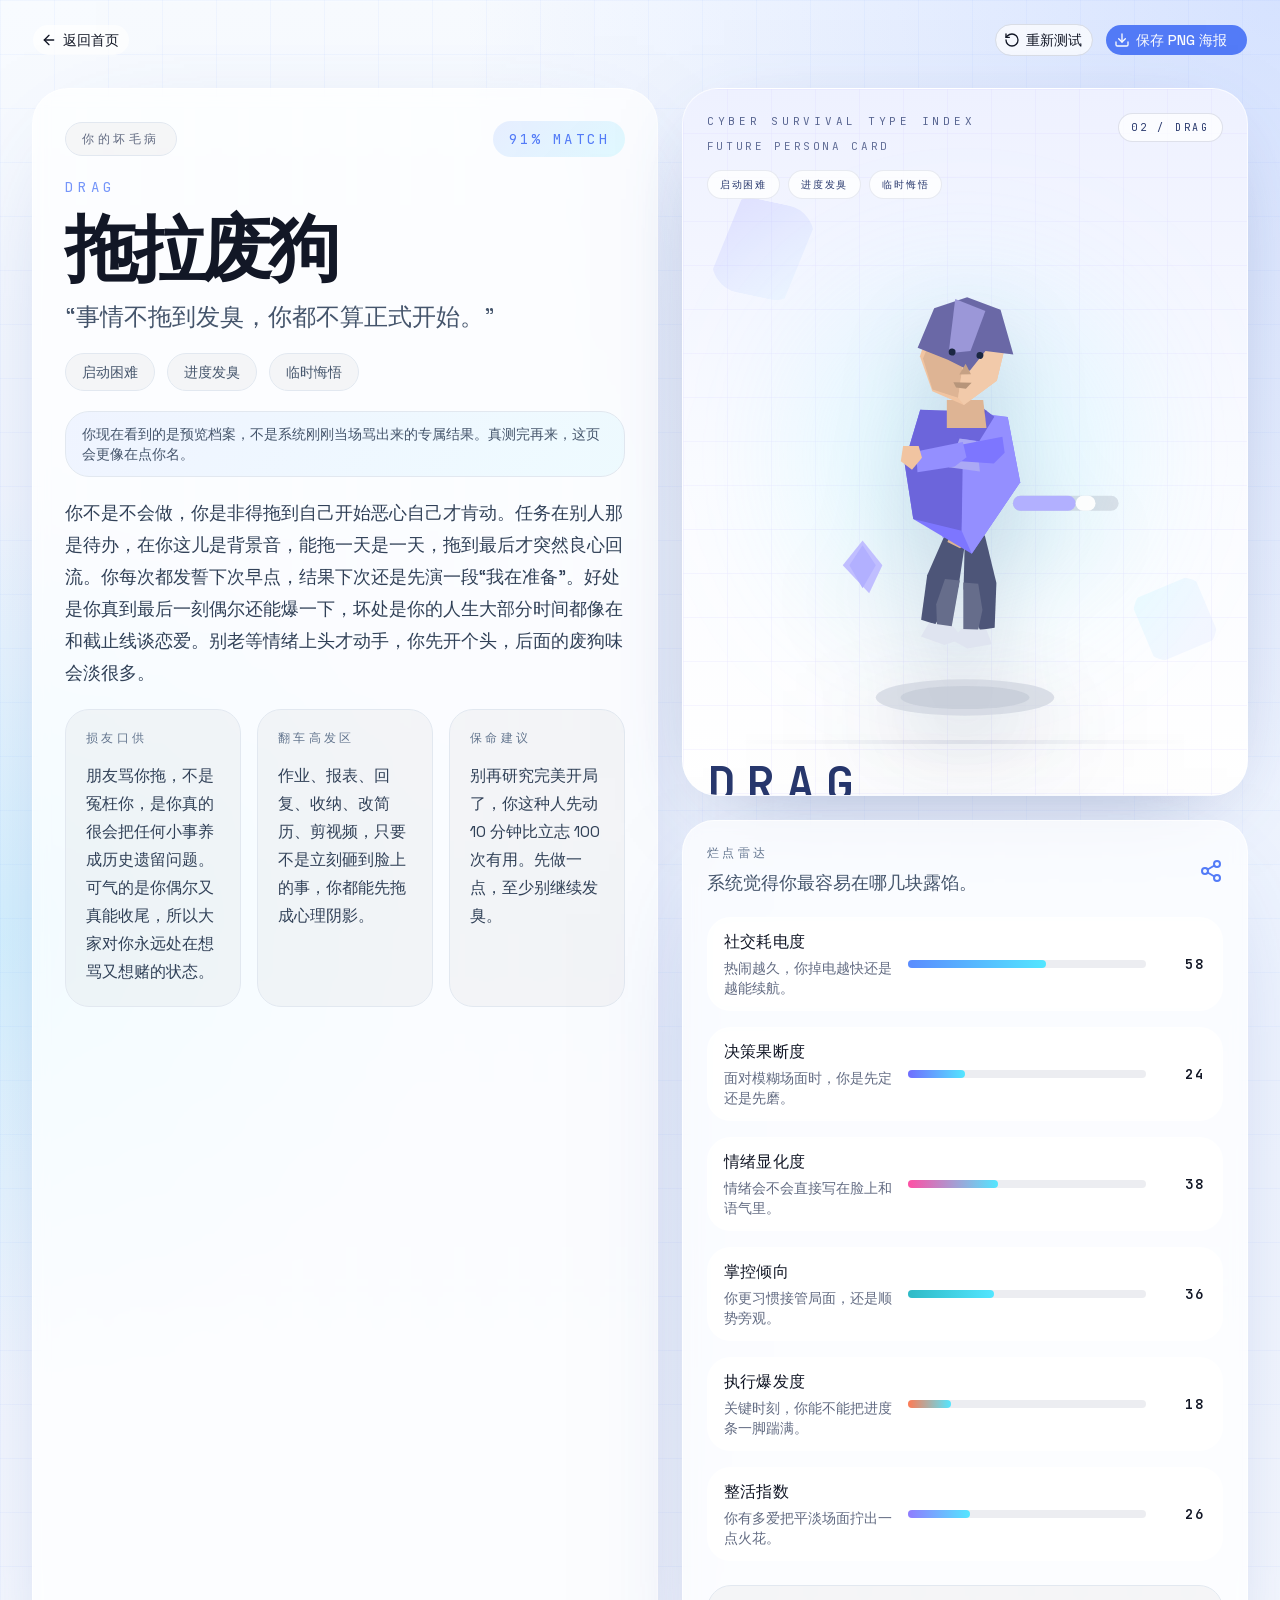
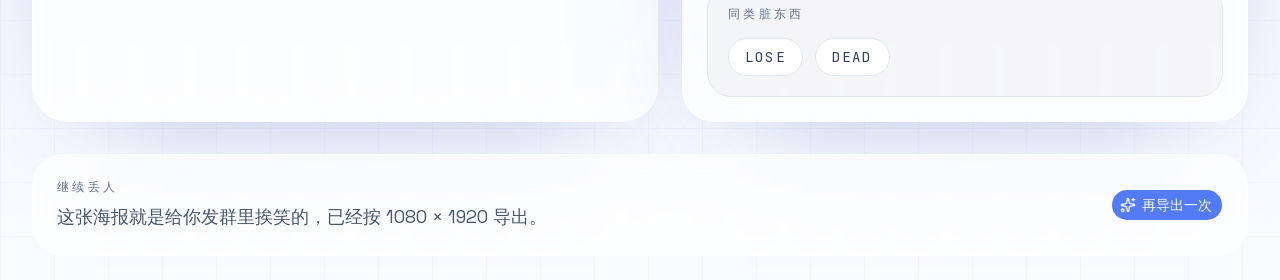
<file: result/drag/index.html>
<!DOCTYPE html><!--bsSjwY3h05oK_3nTK7yjF--><html class="__variable_dd5b2f __variable_3c557b" lang="zh-CN"><head><meta charSet="utf-8"/><meta name="viewport" content="width=device-width, initial-scale=1"/><link rel="preload" as="image" href="/personas/drag.svg"/><link rel="stylesheet" href="/_next/static/css/4e9671281f2441b7.css" data-precedence="next"/><link rel="preload" as="script" fetchPriority="low" href="/_next/static/chunks/webpack-aa9e090bf3495cf2.js"/><script src="/_next/static/chunks/4bd1b696-c023c6e3521b1417.js" async=""></script><script src="/_next/static/chunks/255-dda36e826969d334.js" async=""></script><script src="/_next/static/chunks/main-app-dc7338d2f887b218.js" async=""></script><script src="/_next/static/chunks/720-b47c826a5d7b7b8c.js" async=""></script><script src="/_next/static/chunks/app/layout-4c9aa68f6faf780e.js" async=""></script><script src="/_next/static/chunks/683-a47efe919de3a7f5.js" async=""></script><script src="/_next/static/chunks/app/not-found-e7ae4239d76e6bd1.js" async=""></script><script src="/_next/static/chunks/293-137b7233e4b34a96.js" async=""></script><script src="/_next/static/chunks/356-103228ef4feecd44.js" async=""></script><script src="/_next/static/chunks/608-4247036f8e5393a6.js" async=""></script><script src="/_next/static/chunks/574-d84a7f291f44a8c5.js" async=""></script><script src="/_next/static/chunks/app/result/%5Btype%5D/page-ace7f0376db38435.js" async=""></script><meta name="theme-color" media="(prefers-color-scheme: light)" content="#f8fbff"/><meta name="theme-color" media="(prefers-color-scheme: dark)" content="#08111f"/><meta name="color-scheme" content="light dark"/><title>DRAG｜拖拉废狗｜赛博人格测试</title><meta name="description" content="事情不拖到发臭，你都不算正式开始。 这是一份来自 赛博生存型人格测试 的原创人格档案。"/><meta name="application-name" content="赛博人格测试"/><meta name="keywords" content="赛博生存型人格测试,原创人格测试,娱乐测试,人格海报,趣味测试"/><link rel="canonical" href="http://localhost:3000/"/><meta property="og:title" content="赛博生存型人格测试｜你的生存姿势，系统已经记下"/><meta property="og:description" content="不是心理诊断，是一份适合截图转发的损人档案。21 道原创题，测出你的坏毛病、6 维评分和专属海报。"/><meta property="og:site_name" content="赛博生存型人格测试"/><meta property="og:locale" content="zh_CN"/><meta property="og:image:type" content="image/png"/><meta property="og:image" content="http://localhost:3000/opengraph-image?ab05120aaabd31b1"/><meta property="og:image:width" content="1200"/><meta property="og:image:height" content="630"/><meta property="og:type" content="website"/><meta name="twitter:card" content="summary_large_image"/><meta name="twitter:title" content="赛博生存型人格测试｜你的生存姿势，系统已经记下"/><meta name="twitter:description" content="不是心理诊断，是一份适合截图转发的损人档案。21 道原创题，测出你的坏毛病、6 维评分和专属海报。"/><meta name="twitter:image:type" content="image/png"/><meta name="twitter:image" content="http://localhost:3000/twitter-image?ef7367f1c2747d04"/><meta name="twitter:image:width" content="1200"/><meta name="twitter:image:height" content="630"/><link rel="icon" href="/favicon.ico" type="image/x-icon" sizes="16x16"/><link rel="icon" href="/icon?462d05fa431cffe7" type="image/png" sizes="64x64"/><link rel="apple-touch-icon" href="/apple-icon?189c033954071405" type="image/png" sizes="180x180"/><script src="/_next/static/chunks/polyfills-42372ed130431b0a.js" noModule=""></script></head><body><div hidden=""><!--$--><!--/$--></div><script>((a,b,c,d,e,f,g,h)=>{let i=document.documentElement,j=["light","dark"];function k(b){var c;(Array.isArray(a)?a:[a]).forEach(a=>{let c="class"===a,d=c&&f?e.map(a=>f[a]||a):e;c?(i.classList.remove(...d),i.classList.add(f&&f[b]?f[b]:b)):i.setAttribute(a,b)}),c=b,h&&j.includes(c)&&(i.style.colorScheme=c)}if(d)k(d);else try{let a=localStorage.getItem(b)||c,d=g&&"system"===a?window.matchMedia("(prefers-color-scheme: dark)").matches?"dark":"light":a;k(d)}catch(a){}})("class","theme","light",null,["light","dark"],null,true,true)</script><div class="relative min-h-screen overflow-hidden bg-[linear-gradient(180deg,#f8fbff_0%,#eef4ff_48%,#f9fbff_100%)]"><div class="absolute inset-0 bg-[radial-gradient(circle_at_top_right,_rgba(93,139,255,0.22),_transparent_36%),radial-gradient(circle_at_left,_rgba(83,230,255,0.16),_transparent_28%)]"></div><div class="absolute inset-0 bg-[linear-gradient(rgba(90,140,255,0.05)_1px,transparent_1px),linear-gradient(90deg,rgba(90,140,255,0.05)_1px,transparent_1px)] bg-[size:54px_54px]"></div><main class="relative mx-auto flex w-full max-w-7xl flex-col px-4 py-6 sm:px-6 lg:px-8"><div class="flex flex-wrap items-center justify-between gap-4"><a class="group/button inline-flex shrink-0 items-center justify-center rounded-lg border border-transparent bg-clip-padding text-sm font-medium whitespace-nowrap transition-all outline-none select-none focus-visible:border-ring focus-visible:ring-3 focus-visible:ring-ring/50 active:not-aria-[haspopup]:translate-y-px disabled:pointer-events-none disabled:opacity-50 aria-invalid:border-destructive aria-invalid:ring-3 aria-invalid:ring-destructive/20 dark:aria-invalid:border-destructive/50 dark:aria-invalid:ring-destructive/40 [&amp;_svg]:pointer-events-none [&amp;_svg]:shrink-0 [&amp;_svg:not([class*=&#x27;size-&#x27;])]:size-4 border-border bg-background hover:bg-muted hover:text-foreground aria-expanded:bg-muted aria-expanded:text-foreground dark:border-input dark:bg-input/30 dark:hover:bg-input/50 h-8 gap-1.5 px-2.5 has-data-[icon=inline-end]:pr-2 has-data-[icon=inline-start]:pl-2 rounded-full bg-white/72" href="/"><svg xmlns="http://www.w3.org/2000/svg" width="24" height="24" viewBox="0 0 24 24" fill="none" stroke="currentColor" stroke-width="2" stroke-linecap="round" stroke-linejoin="round" class="lucide lucide-arrow-left" aria-hidden="true" data-icon="inline-start"><path d="m12 19-7-7 7-7"></path><path d="M19 12H5"></path></svg>返回首页</a><div class="flex flex-wrap gap-3"><button type="button" tabindex="0" data-slot="button" class="group/button inline-flex shrink-0 items-center justify-center border bg-clip-padding text-sm font-medium whitespace-nowrap transition-all outline-none select-none focus-visible:border-ring focus-visible:ring-3 focus-visible:ring-ring/50 active:not-aria-[haspopup]:translate-y-px disabled:pointer-events-none disabled:opacity-50 aria-invalid:border-destructive aria-invalid:ring-3 aria-invalid:ring-destructive/20 dark:aria-invalid:border-destructive/50 dark:aria-invalid:ring-destructive/40 [&amp;_svg]:pointer-events-none [&amp;_svg]:shrink-0 [&amp;_svg:not([class*=&#x27;size-&#x27;])]:size-4 border-border hover:bg-muted hover:text-foreground aria-expanded:bg-muted aria-expanded:text-foreground dark:border-input dark:bg-input/30 dark:hover:bg-input/50 h-8 gap-1.5 px-2.5 has-data-[icon=inline-end]:pr-2 has-data-[icon=inline-start]:pl-2 rounded-full bg-white/72"><svg xmlns="http://www.w3.org/2000/svg" width="24" height="24" viewBox="0 0 24 24" fill="none" stroke="currentColor" stroke-width="2" stroke-linecap="round" stroke-linejoin="round" class="lucide lucide-rotate-ccw" aria-hidden="true" data-icon="inline-start"><path d="M3 12a9 9 0 1 0 9-9 9.75 9.75 0 0 0-6.74 2.74L3 8"></path><path d="M3 3v5h5"></path></svg>重新测试</button><button type="button" tabindex="0" data-slot="button" class="group/button inline-flex shrink-0 items-center justify-center border border-transparent bg-clip-padding text-sm font-medium whitespace-nowrap transition-all outline-none select-none focus-visible:border-ring focus-visible:ring-3 focus-visible:ring-ring/50 active:not-aria-[haspopup]:translate-y-px disabled:pointer-events-none disabled:opacity-50 aria-invalid:border-destructive aria-invalid:ring-3 aria-invalid:ring-destructive/20 dark:aria-invalid:border-destructive/50 dark:aria-invalid:ring-destructive/40 [&amp;_svg]:pointer-events-none [&amp;_svg]:shrink-0 [&amp;_svg:not([class*=&#x27;size-&#x27;])]:size-4 bg-primary text-primary-foreground [a]:hover:bg-primary/80 h-8 gap-1.5 has-data-[icon=inline-end]:pr-2 has-data-[icon=inline-start]:pl-2 rounded-full px-5"><svg xmlns="http://www.w3.org/2000/svg" width="24" height="24" viewBox="0 0 24 24" fill="none" stroke="currentColor" stroke-width="2" stroke-linecap="round" stroke-linejoin="round" class="lucide lucide-download" aria-hidden="true" data-icon="inline-start"><path d="M12 15V3"></path><path d="M21 15v4a2 2 0 0 1-2 2H5a2 2 0 0 1-2-2v-4"></path><path d="m7 10 5 5 5-5"></path></svg>保存 PNG 海报</button></div></div><section class="mt-8 grid gap-6 lg:grid-cols-[1.05fr_0.95fr]"><div class="flex flex-col gap-5 rounded-[2.25rem] border border-white/70 bg-white/70 p-6 shadow-[0_30px_120px_-64px_rgba(54,79,170,0.5)] backdrop-blur-sm sm:p-8" style="opacity:0;transform:translateY(16px)"><div class="flex flex-wrap items-center justify-between gap-4"><div class="rounded-full border border-slate-200 bg-slate-950/[0.03] px-4 py-2 font-mono text-xs uppercase tracking-[0.3em] text-muted-foreground">你的坏毛病</div><div class="rounded-full bg-[linear-gradient(135deg,rgba(93,139,255,0.14),rgba(83,230,255,0.16))] px-4 py-2 font-mono text-sm uppercase tracking-[0.22em] text-primary">91<!-- -->% MATCH</div></div><div class="flex flex-col gap-4"><span class="font-mono text-sm uppercase tracking-[0.34em] text-primary/80">DRAG</span><h1 class="text-5xl font-semibold leading-none tracking-[-0.06em] text-foreground sm:text-7xl">拖拉废狗</h1><p class="max-w-3xl text-xl leading-8 text-slate-600 sm:text-2xl">“<!-- -->事情不拖到发臭，你都不算正式开始。<!-- -->”</p></div><div class="flex flex-wrap gap-3"><span class="rounded-full border border-slate-200 bg-slate-950/[0.03] px-4 py-2 text-sm text-slate-600">启动困难</span><span class="rounded-full border border-slate-200 bg-slate-950/[0.03] px-4 py-2 text-sm text-slate-600">进度发臭</span><span class="rounded-full border border-slate-200 bg-slate-950/[0.03] px-4 py-2 text-sm text-slate-600">临时悔悟</span></div><div class="rounded-[1.5rem] border border-slate-200 bg-[linear-gradient(135deg,rgba(93,139,255,0.08),rgba(83,230,255,0.08))] px-4 py-3 text-sm text-slate-600">你现在看到的是预览档案，不是系统刚刚当场骂出来的专属结果。真测完再来，这页会更像在点你名。</div><p class="max-w-3xl text-lg leading-8 text-slate-700">你不是不会做，你是非得拖到自己开始恶心自己才肯动。任务在别人那是待办，在你这儿是背景音，能拖一天是一天，拖到最后才突然良心回流。你每次都发誓下次早点，结果下次还是先演一段“我在准备”。好处是你真到最后一刻偶尔还能爆一下，坏处是你的人生大部分时间都像在和截止线谈恋爱。别老等情绪上头才动手，你先开个头，后面的废狗味会淡很多。</p><div class="grid gap-4 md:grid-cols-3"><div class="rounded-[1.5rem] border border-slate-200 bg-slate-950/[0.03] p-5"><p class="font-mono text-xs uppercase tracking-[0.28em] text-slate-500">损友口供</p><p class="mt-4 text-base leading-7 text-slate-700">朋友骂你拖，不是冤枉你，是你真的很会把任何小事养成历史遗留问题。可气的是你偶尔又真能收尾，所以大家对你永远处在想骂又想赌的状态。</p></div><div class="rounded-[1.5rem] border border-slate-200 bg-slate-950/[0.03] p-5"><p class="font-mono text-xs uppercase tracking-[0.28em] text-slate-500">翻车高发区</p><p class="mt-4 text-base leading-7 text-slate-700">作业、报表、回复、收纳、改简历、剪视频，只要不是立刻砸到脸上的事，你都能先拖成心理阴影。</p></div><div class="rounded-[1.5rem] border border-slate-200 bg-slate-950/[0.03] p-5"><p class="font-mono text-xs uppercase tracking-[0.28em] text-slate-500">保命建议</p><p class="mt-4 text-base leading-7 text-slate-700">别再研究完美开局了，你这种人先动 10 分钟比立志 100 次有用。先做一点，至少别继续发臭。</p></div></div></div><div class="flex flex-col gap-6" style="opacity:0;transform:translateY(18px)"><div class="relative overflow-hidden border border-white/70 shadow-[0_24px_90px_-42px_rgba(66,84,144,0.55)] backdrop-blur-sm aspect-[4/5] w-full rounded-[2.25rem]" style="background:linear-gradient(180deg, #eef1ff 0%, #fafbff 54%, #ffffff 100%)"><div class="absolute inset-0 opacity-60" style="background-image:linear-gradient(#d8d4ff55 1px, transparent 1px), linear-gradient(90deg, #d8d4ff55 1px, transparent 1px);background-size:44px 44px"></div><div class="absolute left-1/2 top-[16%] size-[72%] -translate-x-1/2 rounded-full blur-3xl" style="background:radial-gradient(circle, #8af0ff55 0%, transparent 68%)"></div><div class="absolute left-8 top-28 h-24 w-24 rotate-12 rounded-[2rem] opacity-50" style="background:linear-gradient(135deg, #7d76ff55, #8af0ff22);clip-path:polygon(18% 0%, 100% 0%, 82% 100%, 0% 100%)"></div><div class="absolute bottom-34 right-8 h-20 w-20 -rotate-12 rounded-[2rem] opacity-45" style="background:linear-gradient(135deg, #8af0ff55, #7d76ff22);clip-path:polygon(0% 16%, 84% 0%, 100% 84%, 16% 100%)"></div><div class="relative flex h-full flex-col p-5 sm:p-6"><div class="flex items-start justify-between gap-4"><div class="flex flex-col gap-2"><span class="font-mono text-[11px] uppercase tracking-[0.34em] opacity-75" style="color:#28386d">cyber survival type index</span><span class="font-mono text-[11px] uppercase tracking-[0.24em] opacity-70" style="color:#28386d">future persona card</span></div><span class="rounded-full border bg-white/72 px-3 py-1.5 font-mono text-[10px] uppercase tracking-[0.28em]" style="border-color:#28386d22;color:#28386d">02 / DRAG</span></div><div class="mt-4 flex flex-wrap gap-2"><span class="rounded-full border bg-white/78 px-3 py-1.5 font-mono text-[10px] uppercase tracking-[0.18em]" style="border-color:#28386d18;color:#28386d">启动困难</span><span class="rounded-full border bg-white/78 px-3 py-1.5 font-mono text-[10px] uppercase tracking-[0.18em]" style="border-color:#28386d18;color:#28386d">进度发臭</span><span class="rounded-full border bg-white/78 px-3 py-1.5 font-mono text-[10px] uppercase tracking-[0.18em]" style="border-color:#28386d18;color:#28386d">临时悔悟</span></div><div class="relative flex flex-1 items-end justify-center px-2 pb-2 pt-6"><div class="absolute inset-x-6 bottom-6 h-8 rounded-full blur-2xl" style="background:radial-gradient(circle, #28386d20 0%, transparent 70%)"></div><div class="absolute inset-x-8 bottom-4 h-1 rounded-full opacity-55" style="background:linear-gradient(90deg, transparent, #28386d28, transparent)"></div><div class="relative z-10 h-full w-full max-w-[86%]"><img alt="DRAG 拖拉废狗 低多边形人格图" draggable="false" loading="eager" width="520" height="640" decoding="async" data-nimg="1" class="h-full w-full object-contain drop-shadow-[0_34px_42px_rgba(32,48,92,0.16)]" style="color:transparent" src="/personas/drag.svg"/></div></div><div class="flex items-end justify-between gap-4"><div class="flex flex-col"><span class="font-mono text-4xl font-semibold uppercase tracking-[0.22em] sm:text-5xl" style="color:#28386d">DRAG</span><span class="text-lg font-semibold tracking-[-0.04em] sm:text-2xl" style="color:#28386d">拖拉废狗</span></div><div class="flex flex-col items-end gap-1"><span class="font-mono text-[10px] uppercase tracking-[0.26em] opacity-75" style="color:#28386d">low poly flat svg</span><span class="font-mono text-[10px] uppercase tracking-[0.26em]" style="color:#7d76ff">delay / stuck / rot</span></div></div></div></div><div class="rounded-[2rem] border border-white/72 bg-white/70 p-6 shadow-[0_30px_120px_-64px_rgba(54,79,170,0.5)] backdrop-blur-sm"><div class="mb-5 flex items-center justify-between gap-4"><div><p class="font-mono text-xs uppercase tracking-[0.28em] text-slate-500">烂点雷达</p><p class="mt-2 text-lg text-slate-600">系统觉得你最容易在哪几块露馅。</p></div><svg xmlns="http://www.w3.org/2000/svg" width="24" height="24" viewBox="0 0 24 24" fill="none" stroke="currentColor" stroke-width="2" stroke-linecap="round" stroke-linejoin="round" class="lucide lucide-share2 lucide-share-2 text-primary" aria-hidden="true"><circle cx="18" cy="5" r="3"></circle><circle cx="6" cy="12" r="3"></circle><circle cx="18" cy="19" r="3"></circle><line x1="8.59" x2="15.42" y1="13.51" y2="17.49"></line><line x1="15.41" x2="8.59" y1="6.51" y2="10.49"></line></svg></div><div class="flex flex-col gap-4"><div class="grid items-center gap-3 rounded-[1.5rem] border border-white/55 bg-white/66 px-4 py-3 backdrop-blur-sm grid-cols-[1fr_auto] md:grid-cols-[172px_1fr_48px]"><div class="flex flex-col gap-1"><span class="font-medium tracking-[0.02em] text-foreground">社交耗电度</span><span class="text-sm leading-5 text-muted-foreground">热闹越久，你掉电越快还是越能续航。</span></div><div class="col-span-full h-2 rounded-full bg-[rgba(16,31,78,0.08)] md:col-span-1"><div class="h-full rounded-full transition-[width]" style="width:58%;background:linear-gradient(90deg, #5a8cff, #53e6ff)"></div></div><div class="justify-self-end font-mono text-sm font-semibold tracking-[0.18em] text-foreground">58</div></div><div class="grid items-center gap-3 rounded-[1.5rem] border border-white/55 bg-white/66 px-4 py-3 backdrop-blur-sm grid-cols-[1fr_auto] md:grid-cols-[172px_1fr_48px]"><div class="flex flex-col gap-1"><span class="font-medium tracking-[0.02em] text-foreground">决策果断度</span><span class="text-sm leading-5 text-muted-foreground">面对模糊场面时，你是先定还是先磨。</span></div><div class="col-span-full h-2 rounded-full bg-[rgba(16,31,78,0.08)] md:col-span-1"><div class="h-full rounded-full transition-[width]" style="width:24%;background:linear-gradient(90deg, #6f6dff, #53e6ff)"></div></div><div class="justify-self-end font-mono text-sm font-semibold tracking-[0.18em] text-foreground">24</div></div><div class="grid items-center gap-3 rounded-[1.5rem] border border-white/55 bg-white/66 px-4 py-3 backdrop-blur-sm grid-cols-[1fr_auto] md:grid-cols-[172px_1fr_48px]"><div class="flex flex-col gap-1"><span class="font-medium tracking-[0.02em] text-foreground">情绪显化度</span><span class="text-sm leading-5 text-muted-foreground">情绪会不会直接写在脸上和语气里。</span></div><div class="col-span-full h-2 rounded-full bg-[rgba(16,31,78,0.08)] md:col-span-1"><div class="h-full rounded-full transition-[width]" style="width:38%;background:linear-gradient(90deg, #ff4fa4, #53e6ff)"></div></div><div class="justify-self-end font-mono text-sm font-semibold tracking-[0.18em] text-foreground">38</div></div><div class="grid items-center gap-3 rounded-[1.5rem] border border-white/55 bg-white/66 px-4 py-3 backdrop-blur-sm grid-cols-[1fr_auto] md:grid-cols-[172px_1fr_48px]"><div class="flex flex-col gap-1"><span class="font-medium tracking-[0.02em] text-foreground">掌控倾向</span><span class="text-sm leading-5 text-muted-foreground">你更习惯接管局面，还是顺势旁观。</span></div><div class="col-span-full h-2 rounded-full bg-[rgba(16,31,78,0.08)] md:col-span-1"><div class="h-full rounded-full transition-[width]" style="width:36%;background:linear-gradient(90deg, #2ebac6, #53e6ff)"></div></div><div class="justify-self-end font-mono text-sm font-semibold tracking-[0.18em] text-foreground">36</div></div><div class="grid items-center gap-3 rounded-[1.5rem] border border-white/55 bg-white/66 px-4 py-3 backdrop-blur-sm grid-cols-[1fr_auto] md:grid-cols-[172px_1fr_48px]"><div class="flex flex-col gap-1"><span class="font-medium tracking-[0.02em] text-foreground">执行爆发度</span><span class="text-sm leading-5 text-muted-foreground">关键时刻，你能不能把进度条一脚踹满。</span></div><div class="col-span-full h-2 rounded-full bg-[rgba(16,31,78,0.08)] md:col-span-1"><div class="h-full rounded-full transition-[width]" style="width:18%;background:linear-gradient(90deg, #ff7b54, #53e6ff)"></div></div><div class="justify-self-end font-mono text-sm font-semibold tracking-[0.18em] text-foreground">18</div></div><div class="grid items-center gap-3 rounded-[1.5rem] border border-white/55 bg-white/66 px-4 py-3 backdrop-blur-sm grid-cols-[1fr_auto] md:grid-cols-[172px_1fr_48px]"><div class="flex flex-col gap-1"><span class="font-medium tracking-[0.02em] text-foreground">整活指数</span><span class="text-sm leading-5 text-muted-foreground">你有多爱把平淡场面拧出一点火花。</span></div><div class="col-span-full h-2 rounded-full bg-[rgba(16,31,78,0.08)] md:col-span-1"><div class="h-full rounded-full transition-[width]" style="width:26%;background:linear-gradient(90deg, #8f7cff, #53e6ff)"></div></div><div class="justify-self-end font-mono text-sm font-semibold tracking-[0.18em] text-foreground">26</div></div></div><div class="mt-6 rounded-[1.5rem] border border-slate-200 bg-slate-950/[0.03] p-5"><p class="font-mono text-xs uppercase tracking-[0.28em] text-slate-500">同类脏东西</p><div class="mt-4 flex flex-wrap gap-3"><span class="rounded-full border border-slate-200 bg-white px-4 py-2 font-mono text-sm tracking-[0.16em] text-slate-700">LOSE</span><span class="rounded-full border border-slate-200 bg-white px-4 py-2 font-mono text-sm tracking-[0.16em] text-slate-700">DEAD</span></div></div></div></div></section><section class="mt-8 rounded-[2rem] border border-white/72 bg-white/70 p-5 shadow-[0_30px_120px_-64px_rgba(54,79,170,0.5)] backdrop-blur-sm sm:p-6"><div class="flex flex-wrap items-center justify-between gap-4"><div><p class="font-mono text-xs uppercase tracking-[0.28em] text-slate-500">继续丢人</p><p class="mt-2 text-lg text-slate-600">这张海报就是给你发群里挨笑的，已经按 1080 × 1920 导出。</p></div><button type="button" tabindex="0" data-slot="button" class="group/button inline-flex shrink-0 items-center justify-center rounded-lg border border-transparent bg-clip-padding text-sm font-medium whitespace-nowrap transition-all outline-none select-none focus-visible:border-ring focus-visible:ring-3 focus-visible:ring-ring/50 active:not-aria-[haspopup]:translate-y-px disabled:pointer-events-none disabled:opacity-50 aria-invalid:border-destructive aria-invalid:ring-3 aria-invalid:ring-destructive/20 dark:aria-invalid:border-destructive/50 dark:aria-invalid:ring-destructive/40 [&amp;_svg]:pointer-events-none [&amp;_svg]:shrink-0 [&amp;_svg:not([class*=&#x27;size-&#x27;])]:size-4 bg-primary text-primary-foreground [a]:hover:bg-primary/80 h-8 gap-1.5 px-2.5 has-data-[icon=inline-end]:pr-2 has-data-[icon=inline-start]:pl-2"><svg xmlns="http://www.w3.org/2000/svg" width="24" height="24" viewBox="0 0 24 24" fill="none" stroke="currentColor" stroke-width="2" stroke-linecap="round" stroke-linejoin="round" class="lucide lucide-sparkles" aria-hidden="true" data-icon="inline-start"><path d="M11.017 2.814a1 1 0 0 1 1.966 0l1.051 5.558a2 2 0 0 0 1.594 1.594l5.558 1.051a1 1 0 0 1 0 1.966l-5.558 1.051a2 2 0 0 0-1.594 1.594l-1.051 5.558a1 1 0 0 1-1.966 0l-1.051-5.558a2 2 0 0 0-1.594-1.594l-5.558-1.051a1 1 0 0 1 0-1.966l5.558-1.051a2 2 0 0 0 1.594-1.594z"></path><path d="M20 2v4"></path><path d="M22 4h-4"></path><circle cx="4" cy="20" r="2"></circle></svg>再导出一次</button></div></section></main><div aria-hidden="true" class="pointer-events-none fixed left-[-9999px] top-0 opacity-100"><div><div class="relative overflow-hidden rounded-[64px] border border-white/70 bg-[#f6f9ff] text-slate-950" style="width:1080px;height:1920px"><div class="absolute inset-0 bg-[radial-gradient(circle_at_top,_rgba(88,130,255,0.22),_transparent_42%),linear-gradient(180deg,#fbfdff_0%,#eef4ff_100%)]"></div><div class="absolute inset-0 bg-[linear-gradient(rgba(90,140,255,0.06)_1px,transparent_1px),linear-gradient(90deg,rgba(90,140,255,0.06)_1px,transparent_1px)] bg-[size:54px_54px]"></div><div class="relative flex h-full flex-col gap-10 p-16"><div class="flex items-start justify-between"><div class="flex flex-col gap-3"><span class="font-mono text-xl uppercase tracking-[0.42em] text-slate-500">Cyber Roast File</span><h1 class="text-[88px] font-semibold tracking-[-0.06em] text-slate-950">赛博生存型人格测试</h1><p class="max-w-3xl text-[34px] leading-[1.45] text-slate-600">不是鉴定书，是一份会被朋友截图转发的缺德档案。</p></div><div class="rounded-full border border-slate-300/70 bg-white/82 px-6 py-3 font-mono text-2xl tracking-[0.26em] text-slate-700">91<!-- -->% MATCH</div></div><div class="grid flex-1 grid-cols-[420px_1fr] gap-10"><div class="relative overflow-hidden border border-white/70 shadow-[0_24px_90px_-42px_rgba(66,84,144,0.55)] backdrop-blur-sm h-full rounded-[48px]" style="background:linear-gradient(180deg, #eef1ff 0%, #fafbff 54%, #ffffff 100%)"><div class="absolute inset-0 opacity-60" style="background-image:linear-gradient(#d8d4ff55 1px, transparent 1px), linear-gradient(90deg, #d8d4ff55 1px, transparent 1px);background-size:44px 44px"></div><div class="absolute left-1/2 top-[16%] size-[72%] -translate-x-1/2 rounded-full blur-3xl" style="background:radial-gradient(circle, #8af0ff55 0%, transparent 68%)"></div><div class="absolute left-8 top-28 h-24 w-24 rotate-12 rounded-[2rem] opacity-50" style="background:linear-gradient(135deg, #7d76ff55, #8af0ff22);clip-path:polygon(18% 0%, 100% 0%, 82% 100%, 0% 100%)"></div><div class="absolute bottom-34 right-8 h-20 w-20 -rotate-12 rounded-[2rem] opacity-45" style="background:linear-gradient(135deg, #8af0ff55, #7d76ff22);clip-path:polygon(0% 16%, 84% 0%, 100% 84%, 16% 100%)"></div><div class="relative flex h-full flex-col p-5 sm:p-6"><div class="flex items-start justify-between gap-4"><div class="flex flex-col gap-2"><span class="font-mono text-[11px] uppercase tracking-[0.34em] opacity-75" style="color:#28386d">cyber survival type index</span><span class="font-mono text-[11px] uppercase tracking-[0.24em] opacity-70" style="color:#28386d">share export</span></div><span class="rounded-full border bg-white/72 px-3 py-1.5 font-mono text-[10px] uppercase tracking-[0.28em]" style="border-color:#28386d22;color:#28386d">02 / DRAG</span></div><div class="mt-4 flex flex-wrap gap-2"><span class="rounded-full border bg-white/78 px-3 py-1.5 font-mono text-[10px] uppercase tracking-[0.18em]" style="border-color:#28386d18;color:#28386d">启动困难</span><span class="rounded-full border bg-white/78 px-3 py-1.5 font-mono text-[10px] uppercase tracking-[0.18em]" style="border-color:#28386d18;color:#28386d">进度发臭</span><span class="rounded-full border bg-white/78 px-3 py-1.5 font-mono text-[10px] uppercase tracking-[0.18em]" style="border-color:#28386d18;color:#28386d">临时悔悟</span></div><div class="relative flex flex-1 items-end justify-center px-2 pb-2 pt-6"><div class="absolute inset-x-6 bottom-6 h-8 rounded-full blur-2xl" style="background:radial-gradient(circle, #28386d20 0%, transparent 70%)"></div><div class="absolute inset-x-8 bottom-4 h-1 rounded-full opacity-55" style="background:linear-gradient(90deg, transparent, #28386d28, transparent)"></div><div class="relative z-10 h-full w-full max-w-[86%]"><img alt="DRAG 拖拉废狗 低多边形人格图" draggable="false" loading="eager" width="520" height="640" decoding="async" data-nimg="1" class="h-full w-full object-contain drop-shadow-[0_34px_42px_rgba(32,48,92,0.16)]" style="color:transparent" src="/personas/drag.svg"/></div></div><div class="flex items-end justify-between gap-4"><div class="flex flex-col"><span class="font-mono text-4xl font-semibold uppercase tracking-[0.22em] sm:text-5xl" style="color:#28386d">DRAG</span><span class="text-lg font-semibold tracking-[-0.04em] sm:text-2xl" style="color:#28386d">拖拉废狗</span></div><div class="flex flex-col items-end gap-1"><span class="font-mono text-[10px] uppercase tracking-[0.26em] opacity-75" style="color:#28386d">low poly flat svg</span><span class="font-mono text-[10px] uppercase tracking-[0.26em]" style="color:#7d76ff">delay / stuck / rot</span></div></div></div></div><div class="flex flex-col gap-8 rounded-[48px] border border-white/70 bg-white/72 p-10 shadow-[0_30px_120px_-52px_rgba(66,84,144,0.45)]"><div class="flex items-end justify-between gap-6"><div class="flex flex-col gap-3"><span class="font-mono text-2xl uppercase tracking-[0.3em] text-slate-500">DRAG</span><h2 class="text-[76px] font-semibold tracking-[-0.05em]">拖拉废狗</h2></div><div class="flex gap-3"><span class="rounded-full border border-slate-300/70 bg-slate-950/[0.03] px-4 py-2 text-xl text-slate-700">启动困难</span><span class="rounded-full border border-slate-300/70 bg-slate-950/[0.03] px-4 py-2 text-xl text-slate-700">进度发臭</span><span class="rounded-full border border-slate-300/70 bg-slate-950/[0.03] px-4 py-2 text-xl text-slate-700">临时悔悟</span></div></div><div class="rounded-[36px] bg-[linear-gradient(135deg,rgba(93,139,255,0.14),rgba(83,230,255,0.16))] px-8 py-7"><p class="text-[42px] font-medium leading-[1.3] tracking-[-0.03em] text-slate-900">“<!-- -->事情不拖到发臭，你都不算正式开始。<!-- -->”</p></div><div class="flex flex-col gap-6"><div class="flex items-center justify-between"><span class="font-mono text-2xl uppercase tracking-[0.26em] text-slate-500">roast radar</span><span class="text-2xl text-slate-500">系统觉得你最容易在哪几块露馅。</span></div><div class="flex flex-col gap-4"><div class="grid items-center gap-3 rounded-[1.5rem] border border-white/55 bg-white/66 px-4 py-3 backdrop-blur-sm grid-cols-[1fr_auto] sm:grid-cols-[152px_1fr_40px]"><div class="flex flex-col gap-1"><span class="font-medium tracking-[0.02em] text-foreground">社交耗电度</span></div><div class="col-span-full h-2 rounded-full bg-[rgba(16,31,78,0.08)] md:col-span-1"><div class="h-full rounded-full transition-[width]" style="width:58%;background:linear-gradient(90deg, #5a8cff, #53e6ff)"></div></div><div class="justify-self-end font-mono text-sm font-semibold tracking-[0.18em] text-foreground">58</div></div><div class="grid items-center gap-3 rounded-[1.5rem] border border-white/55 bg-white/66 px-4 py-3 backdrop-blur-sm grid-cols-[1fr_auto] sm:grid-cols-[152px_1fr_40px]"><div class="flex flex-col gap-1"><span class="font-medium tracking-[0.02em] text-foreground">决策果断度</span></div><div class="col-span-full h-2 rounded-full bg-[rgba(16,31,78,0.08)] md:col-span-1"><div class="h-full rounded-full transition-[width]" style="width:24%;background:linear-gradient(90deg, #6f6dff, #53e6ff)"></div></div><div class="justify-self-end font-mono text-sm font-semibold tracking-[0.18em] text-foreground">24</div></div><div class="grid items-center gap-3 rounded-[1.5rem] border border-white/55 bg-white/66 px-4 py-3 backdrop-blur-sm grid-cols-[1fr_auto] sm:grid-cols-[152px_1fr_40px]"><div class="flex flex-col gap-1"><span class="font-medium tracking-[0.02em] text-foreground">情绪显化度</span></div><div class="col-span-full h-2 rounded-full bg-[rgba(16,31,78,0.08)] md:col-span-1"><div class="h-full rounded-full transition-[width]" style="width:38%;background:linear-gradient(90deg, #ff4fa4, #53e6ff)"></div></div><div class="justify-self-end font-mono text-sm font-semibold tracking-[0.18em] text-foreground">38</div></div><div class="grid items-center gap-3 rounded-[1.5rem] border border-white/55 bg-white/66 px-4 py-3 backdrop-blur-sm grid-cols-[1fr_auto] sm:grid-cols-[152px_1fr_40px]"><div class="flex flex-col gap-1"><span class="font-medium tracking-[0.02em] text-foreground">掌控倾向</span></div><div class="col-span-full h-2 rounded-full bg-[rgba(16,31,78,0.08)] md:col-span-1"><div class="h-full rounded-full transition-[width]" style="width:36%;background:linear-gradient(90deg, #2ebac6, #53e6ff)"></div></div><div class="justify-self-end font-mono text-sm font-semibold tracking-[0.18em] text-foreground">36</div></div><div class="grid items-center gap-3 rounded-[1.5rem] border border-white/55 bg-white/66 px-4 py-3 backdrop-blur-sm grid-cols-[1fr_auto] sm:grid-cols-[152px_1fr_40px]"><div class="flex flex-col gap-1"><span class="font-medium tracking-[0.02em] text-foreground">执行爆发度</span></div><div class="col-span-full h-2 rounded-full bg-[rgba(16,31,78,0.08)] md:col-span-1"><div class="h-full rounded-full transition-[width]" style="width:18%;background:linear-gradient(90deg, #ff7b54, #53e6ff)"></div></div><div class="justify-self-end font-mono text-sm font-semibold tracking-[0.18em] text-foreground">18</div></div><div class="grid items-center gap-3 rounded-[1.5rem] border border-white/55 bg-white/66 px-4 py-3 backdrop-blur-sm grid-cols-[1fr_auto] sm:grid-cols-[152px_1fr_40px]"><div class="flex flex-col gap-1"><span class="font-medium tracking-[0.02em] text-foreground">整活指数</span></div><div class="col-span-full h-2 rounded-full bg-[rgba(16,31,78,0.08)] md:col-span-1"><div class="h-full rounded-full transition-[width]" style="width:26%;background:linear-gradient(90deg, #8f7cff, #53e6ff)"></div></div><div class="justify-self-end font-mono text-sm font-semibold tracking-[0.18em] text-foreground">26</div></div></div></div><div class="grid grid-cols-3 gap-6 pt-2"><div class="rounded-[32px] border border-slate-200 bg-slate-950/[0.03] p-6"><p class="font-mono text-lg uppercase tracking-[0.26em] text-slate-500">损友口供</p><p class="mt-4 text-[26px] leading-[1.55] text-slate-700">朋友骂你拖，不是冤枉你，是你真的很会把任何小事养成历史遗留问题。可气的是你偶尔又真能收尾，所以大家对你永远处在想骂又想赌的状态。</p></div><div class="rounded-[32px] border border-slate-200 bg-slate-950/[0.03] p-6"><p class="font-mono text-lg uppercase tracking-[0.26em] text-slate-500">翻车高发区</p><p class="mt-4 text-[26px] leading-[1.55] text-slate-700">作业、报表、回复、收纳、改简历、剪视频，只要不是立刻砸到脸上的事，你都能先拖成心理阴影。</p></div><div class="rounded-[32px] border border-slate-200 bg-slate-950/[0.03] p-6"><p class="font-mono text-lg uppercase tracking-[0.26em] text-slate-500">保命建议</p><p class="mt-4 text-[26px] leading-[1.55] text-slate-700">别再研究完美开局了，你这种人先动 10 分钟比立志 100 次有用。先做一点，至少别继续发臭。</p></div></div></div></div><div class="flex items-center justify-between rounded-[36px] border border-white/72 bg-white/76 px-8 py-6"><div class="flex flex-col gap-2"><span class="font-mono text-lg uppercase tracking-[0.26em] text-slate-500">generated roast</span><span class="text-[28px] text-slate-700">纯娱乐。拿去互损可以，别拿去判人生。</span></div><span class="font-mono text-xl tracking-[0.26em] text-slate-500">2026/4/10</span></div></div></div></div></div></div><!--$--><!--/$--><section aria-label="Notifications alt+T" tabindex="-1" aria-live="polite" aria-relevant="additions text" aria-atomic="false"></section><script src="/_next/static/chunks/webpack-aa9e090bf3495cf2.js" id="_R_" async=""></script><script>(self.__next_f=self.__next_f||[]).push([0])</script><script>self.__next_f.push([1,"1:\"$Sreact.fragment\"\n2:I[1023,[\"720\",\"static/chunks/720-b47c826a5d7b7b8c.js\",\"177\",\"static/chunks/app/layout-4c9aa68f6faf780e.js\"],\"Providers\"]\n3:I[9766,[],\"\"]\n4:I[8924,[],\"\"]\n5:I[8653,[\"683\",\"static/chunks/683-a47efe919de3a7f5.js\",\"345\",\"static/chunks/app/not-found-e7ae4239d76e6bd1.js\"],\"default\"]\n7:I[4431,[],\"OutletBoundary\"]\n9:I[5278,[],\"AsyncMetadataOutlet\"]\nb:I[4431,[],\"ViewportBoundary\"]\nd:I[4431,[],\"MetadataBoundary\"]\ne:\"$Sreact.suspense\"\n10:I[7150,[],\"\"]\n:HL[\"/_next/static/css/4e9671281f2441b7.css\",\"style\"]\n"])</script><script>self.__next_f.push([1,"0:{\"P\":null,\"b\":\"bsSjwY3h05oK_3nTK7yjF\",\"p\":\"\",\"c\":[\"\",\"result\",\"drag\",\"\"],\"i\":false,\"f\":[[[\"\",{\"children\":[\"result\",{\"children\":[[\"type\",\"drag\",\"d\"],{\"children\":[\"__PAGE__\",{}]}]}]},\"$undefined\",\"$undefined\",true],[\"\",[\"$\",\"$1\",\"c\",{\"children\":[[[\"$\",\"link\",\"0\",{\"rel\":\"stylesheet\",\"href\":\"/_next/static/css/4e9671281f2441b7.css\",\"precedence\":\"next\",\"crossOrigin\":\"$undefined\",\"nonce\":\"$undefined\"}]],[\"$\",\"html\",null,{\"className\":\"__variable_dd5b2f __variable_3c557b\",\"lang\":\"zh-CN\",\"suppressHydrationWarning\":true,\"children\":[\"$\",\"body\",null,{\"children\":[\"$\",\"$L2\",null,{\"children\":[\"$\",\"$L3\",null,{\"parallelRouterKey\":\"children\",\"error\":\"$undefined\",\"errorStyles\":\"$undefined\",\"errorScripts\":\"$undefined\",\"template\":[\"$\",\"$L4\",null,{}],\"templateStyles\":\"$undefined\",\"templateScripts\":\"$undefined\",\"notFound\":[[\"$\",\"$L5\",null,{}],[]],\"forbidden\":\"$undefined\",\"unauthorized\":\"$undefined\"}]}]}]}]]}],{\"children\":[\"result\",[\"$\",\"$1\",\"c\",{\"children\":[null,[\"$\",\"$L3\",null,{\"parallelRouterKey\":\"children\",\"error\":\"$undefined\",\"errorStyles\":\"$undefined\",\"errorScripts\":\"$undefined\",\"template\":[\"$\",\"$L4\",null,{}],\"templateStyles\":\"$undefined\",\"templateScripts\":\"$undefined\",\"notFound\":\"$undefined\",\"forbidden\":\"$undefined\",\"unauthorized\":\"$undefined\"}]]}],{\"children\":[[\"type\",\"drag\",\"d\"],[\"$\",\"$1\",\"c\",{\"children\":[null,[\"$\",\"$L3\",null,{\"parallelRouterKey\":\"children\",\"error\":\"$undefined\",\"errorStyles\":\"$undefined\",\"errorScripts\":\"$undefined\",\"template\":[\"$\",\"$L4\",null,{}],\"templateStyles\":\"$undefined\",\"templateScripts\":\"$undefined\",\"notFound\":\"$undefined\",\"forbidden\":\"$undefined\",\"unauthorized\":\"$undefined\"}]]}],{\"children\":[\"__PAGE__\",[\"$\",\"$1\",\"c\",{\"children\":[\"$L6\",null,[\"$\",\"$L7\",null,{\"children\":[\"$L8\",[\"$\",\"$L9\",null,{\"promise\":\"$@a\"}]]}]]}],{},null,false]},null,false]},null,false]},null,false],[\"$\",\"$1\",\"h\",{\"children\":[null,[[\"$\",\"$Lb\",null,{\"children\":\"$Lc\"}],null],[\"$\",\"$Ld\",null,{\"children\":[\"$\",\"div\",null,{\"hidden\":true,\"children\":[\"$\",\"$e\",null,{\"fallback\":null,\"children\":\"$Lf\"}]}]}]]}],false]],\"m\":\"$undefined\",\"G\":[\"$10\",[]],\"s\":false,\"S\":true}\n"])</script><script>self.__next_f.push([1,"11:I[9357,[\"683\",\"static/chunks/683-a47efe919de3a7f5.js\",\"293\",\"static/chunks/293-137b7233e4b34a96.js\",\"720\",\"static/chunks/720-b47c826a5d7b7b8c.js\",\"356\",\"static/chunks/356-103228ef4feecd44.js\",\"608\",\"static/chunks/608-4247036f8e5393a6.js\",\"574\",\"static/chunks/574-d84a7f291f44a8c5.js\",\"199\",\"static/chunks/app/result/%5Btype%5D/page-ace7f0376db38435.js\"],\"ResultExperience\"]\n6:[\"$\",\"$L11\",null,{\"code\":\"DRAG\"}]\n"])</script><script>self.__next_f.push([1,"c:[[\"$\",\"meta\",\"0\",{\"charSet\":\"utf-8\"}],[\"$\",\"meta\",\"1\",{\"name\":\"viewport\",\"content\":\"width=device-width, initial-scale=1\"}],[\"$\",\"meta\",\"2\",{\"name\":\"theme-color\",\"media\":\"(prefers-color-scheme: light)\",\"content\":\"#f8fbff\"}],[\"$\",\"meta\",\"3\",{\"name\":\"theme-color\",\"media\":\"(prefers-color-scheme: dark)\",\"content\":\"#08111f\"}],[\"$\",\"meta\",\"4\",{\"name\":\"color-scheme\",\"content\":\"light dark\"}]]\n8:null\n"])</script><script>self.__next_f.push([1,"12:I[622,[],\"IconMark\"]\n"])</script><script>self.__next_f.push([1,"a:{\"metadata\":[[\"$\",\"title\",\"0\",{\"children\":\"DRAG｜拖拉废狗｜赛博人格测试\"}],[\"$\",\"meta\",\"1\",{\"name\":\"description\",\"content\":\"事情不拖到发臭，你都不算正式开始。 这是一份来自 赛博生存型人格测试 的原创人格档案。\"}],[\"$\",\"meta\",\"2\",{\"name\":\"application-name\",\"content\":\"赛博人格测试\"}],[\"$\",\"meta\",\"3\",{\"name\":\"keywords\",\"content\":\"赛博生存型人格测试,原创人格测试,娱乐测试,人格海报,趣味测试\"}],[\"$\",\"link\",\"4\",{\"rel\":\"canonical\",\"href\":\"http://localhost:3000/\"}],[\"$\",\"meta\",\"5\",{\"property\":\"og:title\",\"content\":\"赛博生存型人格测试｜你的生存姿势，系统已经记下\"}],[\"$\",\"meta\",\"6\",{\"property\":\"og:description\",\"content\":\"不是心理诊断，是一份适合截图转发的损人档案。21 道原创题，测出你的坏毛病、6 维评分和专属海报。\"}],[\"$\",\"meta\",\"7\",{\"property\":\"og:site_name\",\"content\":\"赛博生存型人格测试\"}],[\"$\",\"meta\",\"8\",{\"property\":\"og:locale\",\"content\":\"zh_CN\"}],[\"$\",\"meta\",\"9\",{\"property\":\"og:image:type\",\"content\":\"image/png\"}],[\"$\",\"meta\",\"10\",{\"property\":\"og:image\",\"content\":\"http://localhost:3000/opengraph-image?ab05120aaabd31b1\"}],[\"$\",\"meta\",\"11\",{\"property\":\"og:image:width\",\"content\":\"1200\"}],[\"$\",\"meta\",\"12\",{\"property\":\"og:image:height\",\"content\":\"630\"}],[\"$\",\"meta\",\"13\",{\"property\":\"og:type\",\"content\":\"website\"}],[\"$\",\"meta\",\"14\",{\"name\":\"twitter:card\",\"content\":\"summary_large_image\"}],[\"$\",\"meta\",\"15\",{\"name\":\"twitter:title\",\"content\":\"赛博生存型人格测试｜你的生存姿势，系统已经记下\"}],[\"$\",\"meta\",\"16\",{\"name\":\"twitter:description\",\"content\":\"不是心理诊断，是一份适合截图转发的损人档案。21 道原创题，测出你的坏毛病、6 维评分和专属海报。\"}],[\"$\",\"meta\",\"17\",{\"name\":\"twitter:image:type\",\"content\":\"image/png\"}],[\"$\",\"meta\",\"18\",{\"name\":\"twitter:image\",\"content\":\"http://localhost:3000/twitter-image?ef7367f1c2747d04\"}],[\"$\",\"meta\",\"19\",{\"name\":\"twitter:image:width\",\"content\":\"1200\"}],[\"$\",\"meta\",\"20\",{\"name\":\"twitter:image:height\",\"content\":\"630\"}],[\"$\",\"link\",\"21\",{\"rel\":\"icon\",\"href\":\"/favicon.ico\",\"type\":\"image/x-icon\",\"sizes\":\"16x16\"}],[\"$\",\"link\",\"22\",{\"rel\":\"icon\",\"href\":\"/icon?462d05fa431cffe7\",\"alt\":\"$undefined\",\"type\":\"image/png\",\"sizes\":\"64x64\"}],[\"$\",\"link\",\"23\",{\"rel\":\"apple-touch-icon\",\"href\":\"/apple-icon?189c033954071405\",\"alt\":\"$undefined\",\"type\":\"image/png\",\"sizes\":\"180x180\"}],[\"$\",\"$L12\",\"24\",{}]],\"error\":null,\"digest\":\"$undefined\"}\n"])</script><script>self.__next_f.push([1,"f:\"$a:metadata\"\n"])</script></body></html>
</file>
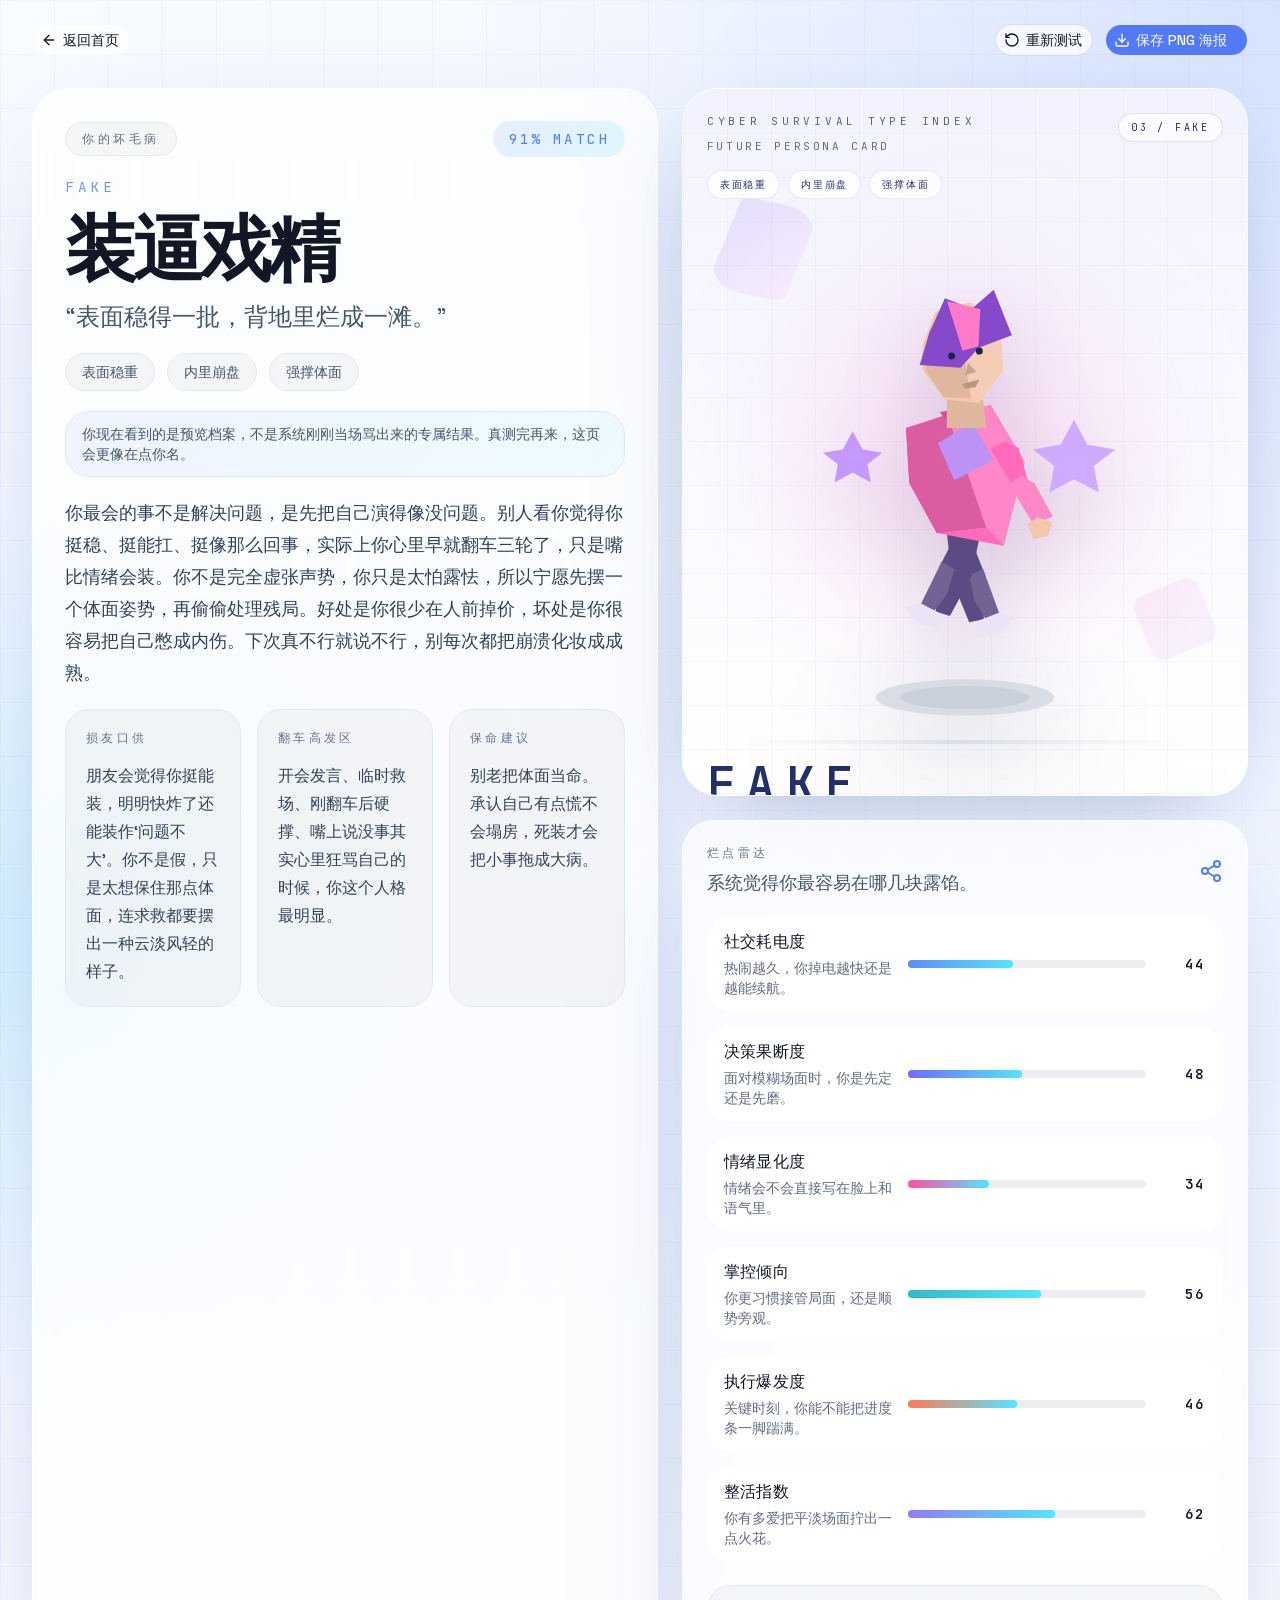
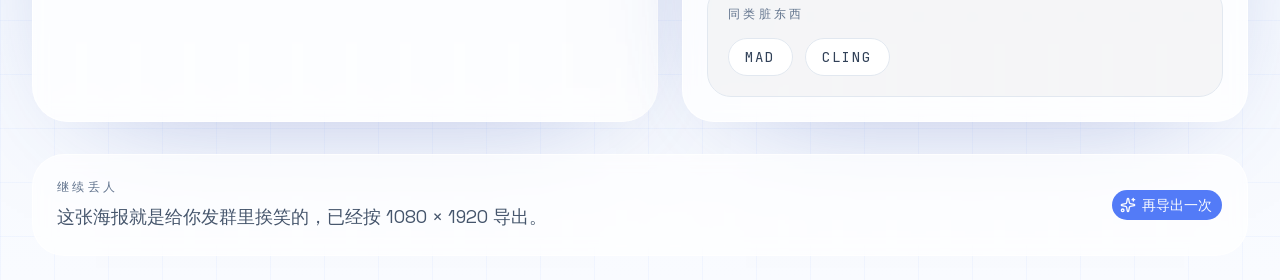
<file: result/fake/index.html>
<!DOCTYPE html><!--bsSjwY3h05oK_3nTK7yjF--><html class="__variable_dd5b2f __variable_3c557b" lang="zh-CN"><head><meta charSet="utf-8"/><meta name="viewport" content="width=device-width, initial-scale=1"/><link rel="preload" as="image" href="/personas/fake.svg"/><link rel="stylesheet" href="/_next/static/css/4e9671281f2441b7.css" data-precedence="next"/><link rel="preload" as="script" fetchPriority="low" href="/_next/static/chunks/webpack-aa9e090bf3495cf2.js"/><script src="/_next/static/chunks/4bd1b696-c023c6e3521b1417.js" async=""></script><script src="/_next/static/chunks/255-dda36e826969d334.js" async=""></script><script src="/_next/static/chunks/main-app-dc7338d2f887b218.js" async=""></script><script src="/_next/static/chunks/720-b47c826a5d7b7b8c.js" async=""></script><script src="/_next/static/chunks/app/layout-4c9aa68f6faf780e.js" async=""></script><script src="/_next/static/chunks/683-a47efe919de3a7f5.js" async=""></script><script src="/_next/static/chunks/app/not-found-e7ae4239d76e6bd1.js" async=""></script><script src="/_next/static/chunks/293-137b7233e4b34a96.js" async=""></script><script src="/_next/static/chunks/356-103228ef4feecd44.js" async=""></script><script src="/_next/static/chunks/608-4247036f8e5393a6.js" async=""></script><script src="/_next/static/chunks/574-d84a7f291f44a8c5.js" async=""></script><script src="/_next/static/chunks/app/result/%5Btype%5D/page-ace7f0376db38435.js" async=""></script><meta name="theme-color" media="(prefers-color-scheme: light)" content="#f8fbff"/><meta name="theme-color" media="(prefers-color-scheme: dark)" content="#08111f"/><meta name="color-scheme" content="light dark"/><title>FAKE｜装逼戏精｜赛博人格测试</title><meta name="description" content="表面稳得一批，背地里烂成一滩。 这是一份来自 赛博生存型人格测试 的原创人格档案。"/><meta name="application-name" content="赛博人格测试"/><meta name="keywords" content="赛博生存型人格测试,原创人格测试,娱乐测试,人格海报,趣味测试"/><link rel="canonical" href="http://localhost:3000/"/><meta property="og:title" content="赛博生存型人格测试｜你的生存姿势，系统已经记下"/><meta property="og:description" content="不是心理诊断，是一份适合截图转发的损人档案。21 道原创题，测出你的坏毛病、6 维评分和专属海报。"/><meta property="og:site_name" content="赛博生存型人格测试"/><meta property="og:locale" content="zh_CN"/><meta property="og:image:type" content="image/png"/><meta property="og:image" content="http://localhost:3000/opengraph-image?ab05120aaabd31b1"/><meta property="og:image:width" content="1200"/><meta property="og:image:height" content="630"/><meta property="og:type" content="website"/><meta name="twitter:card" content="summary_large_image"/><meta name="twitter:title" content="赛博生存型人格测试｜你的生存姿势，系统已经记下"/><meta name="twitter:description" content="不是心理诊断，是一份适合截图转发的损人档案。21 道原创题，测出你的坏毛病、6 维评分和专属海报。"/><meta name="twitter:image:type" content="image/png"/><meta name="twitter:image" content="http://localhost:3000/twitter-image?ef7367f1c2747d04"/><meta name="twitter:image:width" content="1200"/><meta name="twitter:image:height" content="630"/><link rel="icon" href="/favicon.ico" type="image/x-icon" sizes="16x16"/><link rel="icon" href="/icon?462d05fa431cffe7" type="image/png" sizes="64x64"/><link rel="apple-touch-icon" href="/apple-icon?189c033954071405" type="image/png" sizes="180x180"/><script src="/_next/static/chunks/polyfills-42372ed130431b0a.js" noModule=""></script></head><body><div hidden=""><!--$--><!--/$--></div><script>((a,b,c,d,e,f,g,h)=>{let i=document.documentElement,j=["light","dark"];function k(b){var c;(Array.isArray(a)?a:[a]).forEach(a=>{let c="class"===a,d=c&&f?e.map(a=>f[a]||a):e;c?(i.classList.remove(...d),i.classList.add(f&&f[b]?f[b]:b)):i.setAttribute(a,b)}),c=b,h&&j.includes(c)&&(i.style.colorScheme=c)}if(d)k(d);else try{let a=localStorage.getItem(b)||c,d=g&&"system"===a?window.matchMedia("(prefers-color-scheme: dark)").matches?"dark":"light":a;k(d)}catch(a){}})("class","theme","light",null,["light","dark"],null,true,true)</script><div class="relative min-h-screen overflow-hidden bg-[linear-gradient(180deg,#f8fbff_0%,#eef4ff_48%,#f9fbff_100%)]"><div class="absolute inset-0 bg-[radial-gradient(circle_at_top_right,_rgba(93,139,255,0.22),_transparent_36%),radial-gradient(circle_at_left,_rgba(83,230,255,0.16),_transparent_28%)]"></div><div class="absolute inset-0 bg-[linear-gradient(rgba(90,140,255,0.05)_1px,transparent_1px),linear-gradient(90deg,rgba(90,140,255,0.05)_1px,transparent_1px)] bg-[size:54px_54px]"></div><main class="relative mx-auto flex w-full max-w-7xl flex-col px-4 py-6 sm:px-6 lg:px-8"><div class="flex flex-wrap items-center justify-between gap-4"><a class="group/button inline-flex shrink-0 items-center justify-center rounded-lg border border-transparent bg-clip-padding text-sm font-medium whitespace-nowrap transition-all outline-none select-none focus-visible:border-ring focus-visible:ring-3 focus-visible:ring-ring/50 active:not-aria-[haspopup]:translate-y-px disabled:pointer-events-none disabled:opacity-50 aria-invalid:border-destructive aria-invalid:ring-3 aria-invalid:ring-destructive/20 dark:aria-invalid:border-destructive/50 dark:aria-invalid:ring-destructive/40 [&amp;_svg]:pointer-events-none [&amp;_svg]:shrink-0 [&amp;_svg:not([class*=&#x27;size-&#x27;])]:size-4 border-border bg-background hover:bg-muted hover:text-foreground aria-expanded:bg-muted aria-expanded:text-foreground dark:border-input dark:bg-input/30 dark:hover:bg-input/50 h-8 gap-1.5 px-2.5 has-data-[icon=inline-end]:pr-2 has-data-[icon=inline-start]:pl-2 rounded-full bg-white/72" href="/"><svg xmlns="http://www.w3.org/2000/svg" width="24" height="24" viewBox="0 0 24 24" fill="none" stroke="currentColor" stroke-width="2" stroke-linecap="round" stroke-linejoin="round" class="lucide lucide-arrow-left" aria-hidden="true" data-icon="inline-start"><path d="m12 19-7-7 7-7"></path><path d="M19 12H5"></path></svg>返回首页</a><div class="flex flex-wrap gap-3"><button type="button" tabindex="0" data-slot="button" class="group/button inline-flex shrink-0 items-center justify-center border bg-clip-padding text-sm font-medium whitespace-nowrap transition-all outline-none select-none focus-visible:border-ring focus-visible:ring-3 focus-visible:ring-ring/50 active:not-aria-[haspopup]:translate-y-px disabled:pointer-events-none disabled:opacity-50 aria-invalid:border-destructive aria-invalid:ring-3 aria-invalid:ring-destructive/20 dark:aria-invalid:border-destructive/50 dark:aria-invalid:ring-destructive/40 [&amp;_svg]:pointer-events-none [&amp;_svg]:shrink-0 [&amp;_svg:not([class*=&#x27;size-&#x27;])]:size-4 border-border hover:bg-muted hover:text-foreground aria-expanded:bg-muted aria-expanded:text-foreground dark:border-input dark:bg-input/30 dark:hover:bg-input/50 h-8 gap-1.5 px-2.5 has-data-[icon=inline-end]:pr-2 has-data-[icon=inline-start]:pl-2 rounded-full bg-white/72"><svg xmlns="http://www.w3.org/2000/svg" width="24" height="24" viewBox="0 0 24 24" fill="none" stroke="currentColor" stroke-width="2" stroke-linecap="round" stroke-linejoin="round" class="lucide lucide-rotate-ccw" aria-hidden="true" data-icon="inline-start"><path d="M3 12a9 9 0 1 0 9-9 9.75 9.75 0 0 0-6.74 2.74L3 8"></path><path d="M3 3v5h5"></path></svg>重新测试</button><button type="button" tabindex="0" data-slot="button" class="group/button inline-flex shrink-0 items-center justify-center border border-transparent bg-clip-padding text-sm font-medium whitespace-nowrap transition-all outline-none select-none focus-visible:border-ring focus-visible:ring-3 focus-visible:ring-ring/50 active:not-aria-[haspopup]:translate-y-px disabled:pointer-events-none disabled:opacity-50 aria-invalid:border-destructive aria-invalid:ring-3 aria-invalid:ring-destructive/20 dark:aria-invalid:border-destructive/50 dark:aria-invalid:ring-destructive/40 [&amp;_svg]:pointer-events-none [&amp;_svg]:shrink-0 [&amp;_svg:not([class*=&#x27;size-&#x27;])]:size-4 bg-primary text-primary-foreground [a]:hover:bg-primary/80 h-8 gap-1.5 has-data-[icon=inline-end]:pr-2 has-data-[icon=inline-start]:pl-2 rounded-full px-5"><svg xmlns="http://www.w3.org/2000/svg" width="24" height="24" viewBox="0 0 24 24" fill="none" stroke="currentColor" stroke-width="2" stroke-linecap="round" stroke-linejoin="round" class="lucide lucide-download" aria-hidden="true" data-icon="inline-start"><path d="M12 15V3"></path><path d="M21 15v4a2 2 0 0 1-2 2H5a2 2 0 0 1-2-2v-4"></path><path d="m7 10 5 5 5-5"></path></svg>保存 PNG 海报</button></div></div><section class="mt-8 grid gap-6 lg:grid-cols-[1.05fr_0.95fr]"><div class="flex flex-col gap-5 rounded-[2.25rem] border border-white/70 bg-white/70 p-6 shadow-[0_30px_120px_-64px_rgba(54,79,170,0.5)] backdrop-blur-sm sm:p-8" style="opacity:0;transform:translateY(16px)"><div class="flex flex-wrap items-center justify-between gap-4"><div class="rounded-full border border-slate-200 bg-slate-950/[0.03] px-4 py-2 font-mono text-xs uppercase tracking-[0.3em] text-muted-foreground">你的坏毛病</div><div class="rounded-full bg-[linear-gradient(135deg,rgba(93,139,255,0.14),rgba(83,230,255,0.16))] px-4 py-2 font-mono text-sm uppercase tracking-[0.22em] text-primary">91<!-- -->% MATCH</div></div><div class="flex flex-col gap-4"><span class="font-mono text-sm uppercase tracking-[0.34em] text-primary/80">FAKE</span><h1 class="text-5xl font-semibold leading-none tracking-[-0.06em] text-foreground sm:text-7xl">装逼戏精</h1><p class="max-w-3xl text-xl leading-8 text-slate-600 sm:text-2xl">“<!-- -->表面稳得一批，背地里烂成一滩。<!-- -->”</p></div><div class="flex flex-wrap gap-3"><span class="rounded-full border border-slate-200 bg-slate-950/[0.03] px-4 py-2 text-sm text-slate-600">表面稳重</span><span class="rounded-full border border-slate-200 bg-slate-950/[0.03] px-4 py-2 text-sm text-slate-600">内里崩盘</span><span class="rounded-full border border-slate-200 bg-slate-950/[0.03] px-4 py-2 text-sm text-slate-600">强撑体面</span></div><div class="rounded-[1.5rem] border border-slate-200 bg-[linear-gradient(135deg,rgba(93,139,255,0.08),rgba(83,230,255,0.08))] px-4 py-3 text-sm text-slate-600">你现在看到的是预览档案，不是系统刚刚当场骂出来的专属结果。真测完再来，这页会更像在点你名。</div><p class="max-w-3xl text-lg leading-8 text-slate-700">你最会的事不是解决问题，是先把自己演得像没问题。别人看你觉得你挺稳、挺能扛、挺像那么回事，实际上你心里早就翻车三轮了，只是嘴比情绪会装。你不是完全虚张声势，你只是太怕露怯，所以宁愿先摆一个体面姿势，再偷偷处理残局。好处是你很少在人前掉价，坏处是你很容易把自己憋成内伤。下次真不行就说不行，别每次都把崩溃化妆成成熟。</p><div class="grid gap-4 md:grid-cols-3"><div class="rounded-[1.5rem] border border-slate-200 bg-slate-950/[0.03] p-5"><p class="font-mono text-xs uppercase tracking-[0.28em] text-slate-500">损友口供</p><p class="mt-4 text-base leading-7 text-slate-700">朋友会觉得你挺能装，明明快炸了还能装作‘问题不大’。你不是假，只是太想保住那点体面，连求救都要摆出一种云淡风轻的样子。</p></div><div class="rounded-[1.5rem] border border-slate-200 bg-slate-950/[0.03] p-5"><p class="font-mono text-xs uppercase tracking-[0.28em] text-slate-500">翻车高发区</p><p class="mt-4 text-base leading-7 text-slate-700">开会发言、临时救场、刚翻车后硬撑、嘴上说没事其实心里狂骂自己的时候，你这个人格最明显。</p></div><div class="rounded-[1.5rem] border border-slate-200 bg-slate-950/[0.03] p-5"><p class="font-mono text-xs uppercase tracking-[0.28em] text-slate-500">保命建议</p><p class="mt-4 text-base leading-7 text-slate-700">别老把体面当命。承认自己有点慌不会塌房，死装才会把小事拖成大病。</p></div></div></div><div class="flex flex-col gap-6" style="opacity:0;transform:translateY(18px)"><div class="relative overflow-hidden border border-white/70 shadow-[0_24px_90px_-42px_rgba(66,84,144,0.55)] backdrop-blur-sm aspect-[4/5] w-full rounded-[2.25rem]" style="background:linear-gradient(180deg, #f2f3ff 0%, #fafaff 54%, #ffffff 100%)"><div class="absolute inset-0 opacity-60" style="background-image:linear-gradient(#ddd6ff55 1px, transparent 1px), linear-gradient(90deg, #ddd6ff55 1px, transparent 1px);background-size:44px 44px"></div><div class="absolute left-1/2 top-[16%] size-[72%] -translate-x-1/2 rounded-full blur-3xl" style="background:radial-gradient(circle, #ff80d055 0%, transparent 68%)"></div><div class="absolute left-8 top-28 h-24 w-24 rotate-12 rounded-[2rem] opacity-50" style="background:linear-gradient(135deg, #8e63ff55, #ff80d022);clip-path:polygon(18% 0%, 100% 0%, 82% 100%, 0% 100%)"></div><div class="absolute bottom-34 right-8 h-20 w-20 -rotate-12 rounded-[2rem] opacity-45" style="background:linear-gradient(135deg, #ff80d055, #8e63ff22);clip-path:polygon(0% 16%, 84% 0%, 100% 84%, 16% 100%)"></div><div class="relative flex h-full flex-col p-5 sm:p-6"><div class="flex items-start justify-between gap-4"><div class="flex flex-col gap-2"><span class="font-mono text-[11px] uppercase tracking-[0.34em] opacity-75" style="color:#24306a">cyber survival type index</span><span class="font-mono text-[11px] uppercase tracking-[0.24em] opacity-70" style="color:#24306a">future persona card</span></div><span class="rounded-full border bg-white/72 px-3 py-1.5 font-mono text-[10px] uppercase tracking-[0.28em]" style="border-color:#24306a22;color:#24306a">03 / FAKE</span></div><div class="mt-4 flex flex-wrap gap-2"><span class="rounded-full border bg-white/78 px-3 py-1.5 font-mono text-[10px] uppercase tracking-[0.18em]" style="border-color:#24306a18;color:#24306a">表面稳重</span><span class="rounded-full border bg-white/78 px-3 py-1.5 font-mono text-[10px] uppercase tracking-[0.18em]" style="border-color:#24306a18;color:#24306a">内里崩盘</span><span class="rounded-full border bg-white/78 px-3 py-1.5 font-mono text-[10px] uppercase tracking-[0.18em]" style="border-color:#24306a18;color:#24306a">强撑体面</span></div><div class="relative flex flex-1 items-end justify-center px-2 pb-2 pt-6"><div class="absolute inset-x-6 bottom-6 h-8 rounded-full blur-2xl" style="background:radial-gradient(circle, #24306a20 0%, transparent 70%)"></div><div class="absolute inset-x-8 bottom-4 h-1 rounded-full opacity-55" style="background:linear-gradient(90deg, transparent, #24306a28, transparent)"></div><div class="relative z-10 h-full w-full max-w-[86%]"><img alt="FAKE 装逼戏精 低多边形人格图" draggable="false" loading="eager" width="520" height="640" decoding="async" data-nimg="1" class="h-full w-full object-contain drop-shadow-[0_34px_42px_rgba(32,48,92,0.16)]" style="color:transparent" src="/personas/fake.svg"/></div></div><div class="flex items-end justify-between gap-4"><div class="flex flex-col"><span class="font-mono text-4xl font-semibold uppercase tracking-[0.22em] sm:text-5xl" style="color:#24306a">FAKE</span><span class="text-lg font-semibold tracking-[-0.04em] sm:text-2xl" style="color:#24306a">装逼戏精</span></div><div class="flex flex-col items-end gap-1"><span class="font-mono text-[10px] uppercase tracking-[0.26em] opacity-75" style="color:#24306a">low poly flat svg</span><span class="font-mono text-[10px] uppercase tracking-[0.26em]" style="color:#8e63ff">mask / pose / cover</span></div></div></div></div><div class="rounded-[2rem] border border-white/72 bg-white/70 p-6 shadow-[0_30px_120px_-64px_rgba(54,79,170,0.5)] backdrop-blur-sm"><div class="mb-5 flex items-center justify-between gap-4"><div><p class="font-mono text-xs uppercase tracking-[0.28em] text-slate-500">烂点雷达</p><p class="mt-2 text-lg text-slate-600">系统觉得你最容易在哪几块露馅。</p></div><svg xmlns="http://www.w3.org/2000/svg" width="24" height="24" viewBox="0 0 24 24" fill="none" stroke="currentColor" stroke-width="2" stroke-linecap="round" stroke-linejoin="round" class="lucide lucide-share2 lucide-share-2 text-primary" aria-hidden="true"><circle cx="18" cy="5" r="3"></circle><circle cx="6" cy="12" r="3"></circle><circle cx="18" cy="19" r="3"></circle><line x1="8.59" x2="15.42" y1="13.51" y2="17.49"></line><line x1="15.41" x2="8.59" y1="6.51" y2="10.49"></line></svg></div><div class="flex flex-col gap-4"><div class="grid items-center gap-3 rounded-[1.5rem] border border-white/55 bg-white/66 px-4 py-3 backdrop-blur-sm grid-cols-[1fr_auto] md:grid-cols-[172px_1fr_48px]"><div class="flex flex-col gap-1"><span class="font-medium tracking-[0.02em] text-foreground">社交耗电度</span><span class="text-sm leading-5 text-muted-foreground">热闹越久，你掉电越快还是越能续航。</span></div><div class="col-span-full h-2 rounded-full bg-[rgba(16,31,78,0.08)] md:col-span-1"><div class="h-full rounded-full transition-[width]" style="width:44%;background:linear-gradient(90deg, #5a8cff, #53e6ff)"></div></div><div class="justify-self-end font-mono text-sm font-semibold tracking-[0.18em] text-foreground">44</div></div><div class="grid items-center gap-3 rounded-[1.5rem] border border-white/55 bg-white/66 px-4 py-3 backdrop-blur-sm grid-cols-[1fr_auto] md:grid-cols-[172px_1fr_48px]"><div class="flex flex-col gap-1"><span class="font-medium tracking-[0.02em] text-foreground">决策果断度</span><span class="text-sm leading-5 text-muted-foreground">面对模糊场面时，你是先定还是先磨。</span></div><div class="col-span-full h-2 rounded-full bg-[rgba(16,31,78,0.08)] md:col-span-1"><div class="h-full rounded-full transition-[width]" style="width:48%;background:linear-gradient(90deg, #6f6dff, #53e6ff)"></div></div><div class="justify-self-end font-mono text-sm font-semibold tracking-[0.18em] text-foreground">48</div></div><div class="grid items-center gap-3 rounded-[1.5rem] border border-white/55 bg-white/66 px-4 py-3 backdrop-blur-sm grid-cols-[1fr_auto] md:grid-cols-[172px_1fr_48px]"><div class="flex flex-col gap-1"><span class="font-medium tracking-[0.02em] text-foreground">情绪显化度</span><span class="text-sm leading-5 text-muted-foreground">情绪会不会直接写在脸上和语气里。</span></div><div class="col-span-full h-2 rounded-full bg-[rgba(16,31,78,0.08)] md:col-span-1"><div class="h-full rounded-full transition-[width]" style="width:34%;background:linear-gradient(90deg, #ff4fa4, #53e6ff)"></div></div><div class="justify-self-end font-mono text-sm font-semibold tracking-[0.18em] text-foreground">34</div></div><div class="grid items-center gap-3 rounded-[1.5rem] border border-white/55 bg-white/66 px-4 py-3 backdrop-blur-sm grid-cols-[1fr_auto] md:grid-cols-[172px_1fr_48px]"><div class="flex flex-col gap-1"><span class="font-medium tracking-[0.02em] text-foreground">掌控倾向</span><span class="text-sm leading-5 text-muted-foreground">你更习惯接管局面，还是顺势旁观。</span></div><div class="col-span-full h-2 rounded-full bg-[rgba(16,31,78,0.08)] md:col-span-1"><div class="h-full rounded-full transition-[width]" style="width:56%;background:linear-gradient(90deg, #2ebac6, #53e6ff)"></div></div><div class="justify-self-end font-mono text-sm font-semibold tracking-[0.18em] text-foreground">56</div></div><div class="grid items-center gap-3 rounded-[1.5rem] border border-white/55 bg-white/66 px-4 py-3 backdrop-blur-sm grid-cols-[1fr_auto] md:grid-cols-[172px_1fr_48px]"><div class="flex flex-col gap-1"><span class="font-medium tracking-[0.02em] text-foreground">执行爆发度</span><span class="text-sm leading-5 text-muted-foreground">关键时刻，你能不能把进度条一脚踹满。</span></div><div class="col-span-full h-2 rounded-full bg-[rgba(16,31,78,0.08)] md:col-span-1"><div class="h-full rounded-full transition-[width]" style="width:46%;background:linear-gradient(90deg, #ff7b54, #53e6ff)"></div></div><div class="justify-self-end font-mono text-sm font-semibold tracking-[0.18em] text-foreground">46</div></div><div class="grid items-center gap-3 rounded-[1.5rem] border border-white/55 bg-white/66 px-4 py-3 backdrop-blur-sm grid-cols-[1fr_auto] md:grid-cols-[172px_1fr_48px]"><div class="flex flex-col gap-1"><span class="font-medium tracking-[0.02em] text-foreground">整活指数</span><span class="text-sm leading-5 text-muted-foreground">你有多爱把平淡场面拧出一点火花。</span></div><div class="col-span-full h-2 rounded-full bg-[rgba(16,31,78,0.08)] md:col-span-1"><div class="h-full rounded-full transition-[width]" style="width:62%;background:linear-gradient(90deg, #8f7cff, #53e6ff)"></div></div><div class="justify-self-end font-mono text-sm font-semibold tracking-[0.18em] text-foreground">62</div></div></div><div class="mt-6 rounded-[1.5rem] border border-slate-200 bg-slate-950/[0.03] p-5"><p class="font-mono text-xs uppercase tracking-[0.28em] text-slate-500">同类脏东西</p><div class="mt-4 flex flex-wrap gap-3"><span class="rounded-full border border-slate-200 bg-white px-4 py-2 font-mono text-sm tracking-[0.16em] text-slate-700">MAD</span><span class="rounded-full border border-slate-200 bg-white px-4 py-2 font-mono text-sm tracking-[0.16em] text-slate-700">CLING</span></div></div></div></div></section><section class="mt-8 rounded-[2rem] border border-white/72 bg-white/70 p-5 shadow-[0_30px_120px_-64px_rgba(54,79,170,0.5)] backdrop-blur-sm sm:p-6"><div class="flex flex-wrap items-center justify-between gap-4"><div><p class="font-mono text-xs uppercase tracking-[0.28em] text-slate-500">继续丢人</p><p class="mt-2 text-lg text-slate-600">这张海报就是给你发群里挨笑的，已经按 1080 × 1920 导出。</p></div><button type="button" tabindex="0" data-slot="button" class="group/button inline-flex shrink-0 items-center justify-center rounded-lg border border-transparent bg-clip-padding text-sm font-medium whitespace-nowrap transition-all outline-none select-none focus-visible:border-ring focus-visible:ring-3 focus-visible:ring-ring/50 active:not-aria-[haspopup]:translate-y-px disabled:pointer-events-none disabled:opacity-50 aria-invalid:border-destructive aria-invalid:ring-3 aria-invalid:ring-destructive/20 dark:aria-invalid:border-destructive/50 dark:aria-invalid:ring-destructive/40 [&amp;_svg]:pointer-events-none [&amp;_svg]:shrink-0 [&amp;_svg:not([class*=&#x27;size-&#x27;])]:size-4 bg-primary text-primary-foreground [a]:hover:bg-primary/80 h-8 gap-1.5 px-2.5 has-data-[icon=inline-end]:pr-2 has-data-[icon=inline-start]:pl-2"><svg xmlns="http://www.w3.org/2000/svg" width="24" height="24" viewBox="0 0 24 24" fill="none" stroke="currentColor" stroke-width="2" stroke-linecap="round" stroke-linejoin="round" class="lucide lucide-sparkles" aria-hidden="true" data-icon="inline-start"><path d="M11.017 2.814a1 1 0 0 1 1.966 0l1.051 5.558a2 2 0 0 0 1.594 1.594l5.558 1.051a1 1 0 0 1 0 1.966l-5.558 1.051a2 2 0 0 0-1.594 1.594l-1.051 5.558a1 1 0 0 1-1.966 0l-1.051-5.558a2 2 0 0 0-1.594-1.594l-5.558-1.051a1 1 0 0 1 0-1.966l5.558-1.051a2 2 0 0 0 1.594-1.594z"></path><path d="M20 2v4"></path><path d="M22 4h-4"></path><circle cx="4" cy="20" r="2"></circle></svg>再导出一次</button></div></section></main><div aria-hidden="true" class="pointer-events-none fixed left-[-9999px] top-0 opacity-100"><div><div class="relative overflow-hidden rounded-[64px] border border-white/70 bg-[#f6f9ff] text-slate-950" style="width:1080px;height:1920px"><div class="absolute inset-0 bg-[radial-gradient(circle_at_top,_rgba(88,130,255,0.22),_transparent_42%),linear-gradient(180deg,#fbfdff_0%,#eef4ff_100%)]"></div><div class="absolute inset-0 bg-[linear-gradient(rgba(90,140,255,0.06)_1px,transparent_1px),linear-gradient(90deg,rgba(90,140,255,0.06)_1px,transparent_1px)] bg-[size:54px_54px]"></div><div class="relative flex h-full flex-col gap-10 p-16"><div class="flex items-start justify-between"><div class="flex flex-col gap-3"><span class="font-mono text-xl uppercase tracking-[0.42em] text-slate-500">Cyber Roast File</span><h1 class="text-[88px] font-semibold tracking-[-0.06em] text-slate-950">赛博生存型人格测试</h1><p class="max-w-3xl text-[34px] leading-[1.45] text-slate-600">不是鉴定书，是一份会被朋友截图转发的缺德档案。</p></div><div class="rounded-full border border-slate-300/70 bg-white/82 px-6 py-3 font-mono text-2xl tracking-[0.26em] text-slate-700">91<!-- -->% MATCH</div></div><div class="grid flex-1 grid-cols-[420px_1fr] gap-10"><div class="relative overflow-hidden border border-white/70 shadow-[0_24px_90px_-42px_rgba(66,84,144,0.55)] backdrop-blur-sm h-full rounded-[48px]" style="background:linear-gradient(180deg, #f2f3ff 0%, #fafaff 54%, #ffffff 100%)"><div class="absolute inset-0 opacity-60" style="background-image:linear-gradient(#ddd6ff55 1px, transparent 1px), linear-gradient(90deg, #ddd6ff55 1px, transparent 1px);background-size:44px 44px"></div><div class="absolute left-1/2 top-[16%] size-[72%] -translate-x-1/2 rounded-full blur-3xl" style="background:radial-gradient(circle, #ff80d055 0%, transparent 68%)"></div><div class="absolute left-8 top-28 h-24 w-24 rotate-12 rounded-[2rem] opacity-50" style="background:linear-gradient(135deg, #8e63ff55, #ff80d022);clip-path:polygon(18% 0%, 100% 0%, 82% 100%, 0% 100%)"></div><div class="absolute bottom-34 right-8 h-20 w-20 -rotate-12 rounded-[2rem] opacity-45" style="background:linear-gradient(135deg, #ff80d055, #8e63ff22);clip-path:polygon(0% 16%, 84% 0%, 100% 84%, 16% 100%)"></div><div class="relative flex h-full flex-col p-5 sm:p-6"><div class="flex items-start justify-between gap-4"><div class="flex flex-col gap-2"><span class="font-mono text-[11px] uppercase tracking-[0.34em] opacity-75" style="color:#24306a">cyber survival type index</span><span class="font-mono text-[11px] uppercase tracking-[0.24em] opacity-70" style="color:#24306a">share export</span></div><span class="rounded-full border bg-white/72 px-3 py-1.5 font-mono text-[10px] uppercase tracking-[0.28em]" style="border-color:#24306a22;color:#24306a">03 / FAKE</span></div><div class="mt-4 flex flex-wrap gap-2"><span class="rounded-full border bg-white/78 px-3 py-1.5 font-mono text-[10px] uppercase tracking-[0.18em]" style="border-color:#24306a18;color:#24306a">表面稳重</span><span class="rounded-full border bg-white/78 px-3 py-1.5 font-mono text-[10px] uppercase tracking-[0.18em]" style="border-color:#24306a18;color:#24306a">内里崩盘</span><span class="rounded-full border bg-white/78 px-3 py-1.5 font-mono text-[10px] uppercase tracking-[0.18em]" style="border-color:#24306a18;color:#24306a">强撑体面</span></div><div class="relative flex flex-1 items-end justify-center px-2 pb-2 pt-6"><div class="absolute inset-x-6 bottom-6 h-8 rounded-full blur-2xl" style="background:radial-gradient(circle, #24306a20 0%, transparent 70%)"></div><div class="absolute inset-x-8 bottom-4 h-1 rounded-full opacity-55" style="background:linear-gradient(90deg, transparent, #24306a28, transparent)"></div><div class="relative z-10 h-full w-full max-w-[86%]"><img alt="FAKE 装逼戏精 低多边形人格图" draggable="false" loading="eager" width="520" height="640" decoding="async" data-nimg="1" class="h-full w-full object-contain drop-shadow-[0_34px_42px_rgba(32,48,92,0.16)]" style="color:transparent" src="/personas/fake.svg"/></div></div><div class="flex items-end justify-between gap-4"><div class="flex flex-col"><span class="font-mono text-4xl font-semibold uppercase tracking-[0.22em] sm:text-5xl" style="color:#24306a">FAKE</span><span class="text-lg font-semibold tracking-[-0.04em] sm:text-2xl" style="color:#24306a">装逼戏精</span></div><div class="flex flex-col items-end gap-1"><span class="font-mono text-[10px] uppercase tracking-[0.26em] opacity-75" style="color:#24306a">low poly flat svg</span><span class="font-mono text-[10px] uppercase tracking-[0.26em]" style="color:#8e63ff">mask / pose / cover</span></div></div></div></div><div class="flex flex-col gap-8 rounded-[48px] border border-white/70 bg-white/72 p-10 shadow-[0_30px_120px_-52px_rgba(66,84,144,0.45)]"><div class="flex items-end justify-between gap-6"><div class="flex flex-col gap-3"><span class="font-mono text-2xl uppercase tracking-[0.3em] text-slate-500">FAKE</span><h2 class="text-[76px] font-semibold tracking-[-0.05em]">装逼戏精</h2></div><div class="flex gap-3"><span class="rounded-full border border-slate-300/70 bg-slate-950/[0.03] px-4 py-2 text-xl text-slate-700">表面稳重</span><span class="rounded-full border border-slate-300/70 bg-slate-950/[0.03] px-4 py-2 text-xl text-slate-700">内里崩盘</span><span class="rounded-full border border-slate-300/70 bg-slate-950/[0.03] px-4 py-2 text-xl text-slate-700">强撑体面</span></div></div><div class="rounded-[36px] bg-[linear-gradient(135deg,rgba(93,139,255,0.14),rgba(83,230,255,0.16))] px-8 py-7"><p class="text-[42px] font-medium leading-[1.3] tracking-[-0.03em] text-slate-900">“<!-- -->表面稳得一批，背地里烂成一滩。<!-- -->”</p></div><div class="flex flex-col gap-6"><div class="flex items-center justify-between"><span class="font-mono text-2xl uppercase tracking-[0.26em] text-slate-500">roast radar</span><span class="text-2xl text-slate-500">系统觉得你最容易在哪几块露馅。</span></div><div class="flex flex-col gap-4"><div class="grid items-center gap-3 rounded-[1.5rem] border border-white/55 bg-white/66 px-4 py-3 backdrop-blur-sm grid-cols-[1fr_auto] sm:grid-cols-[152px_1fr_40px]"><div class="flex flex-col gap-1"><span class="font-medium tracking-[0.02em] text-foreground">社交耗电度</span></div><div class="col-span-full h-2 rounded-full bg-[rgba(16,31,78,0.08)] md:col-span-1"><div class="h-full rounded-full transition-[width]" style="width:44%;background:linear-gradient(90deg, #5a8cff, #53e6ff)"></div></div><div class="justify-self-end font-mono text-sm font-semibold tracking-[0.18em] text-foreground">44</div></div><div class="grid items-center gap-3 rounded-[1.5rem] border border-white/55 bg-white/66 px-4 py-3 backdrop-blur-sm grid-cols-[1fr_auto] sm:grid-cols-[152px_1fr_40px]"><div class="flex flex-col gap-1"><span class="font-medium tracking-[0.02em] text-foreground">决策果断度</span></div><div class="col-span-full h-2 rounded-full bg-[rgba(16,31,78,0.08)] md:col-span-1"><div class="h-full rounded-full transition-[width]" style="width:48%;background:linear-gradient(90deg, #6f6dff, #53e6ff)"></div></div><div class="justify-self-end font-mono text-sm font-semibold tracking-[0.18em] text-foreground">48</div></div><div class="grid items-center gap-3 rounded-[1.5rem] border border-white/55 bg-white/66 px-4 py-3 backdrop-blur-sm grid-cols-[1fr_auto] sm:grid-cols-[152px_1fr_40px]"><div class="flex flex-col gap-1"><span class="font-medium tracking-[0.02em] text-foreground">情绪显化度</span></div><div class="col-span-full h-2 rounded-full bg-[rgba(16,31,78,0.08)] md:col-span-1"><div class="h-full rounded-full transition-[width]" style="width:34%;background:linear-gradient(90deg, #ff4fa4, #53e6ff)"></div></div><div class="justify-self-end font-mono text-sm font-semibold tracking-[0.18em] text-foreground">34</div></div><div class="grid items-center gap-3 rounded-[1.5rem] border border-white/55 bg-white/66 px-4 py-3 backdrop-blur-sm grid-cols-[1fr_auto] sm:grid-cols-[152px_1fr_40px]"><div class="flex flex-col gap-1"><span class="font-medium tracking-[0.02em] text-foreground">掌控倾向</span></div><div class="col-span-full h-2 rounded-full bg-[rgba(16,31,78,0.08)] md:col-span-1"><div class="h-full rounded-full transition-[width]" style="width:56%;background:linear-gradient(90deg, #2ebac6, #53e6ff)"></div></div><div class="justify-self-end font-mono text-sm font-semibold tracking-[0.18em] text-foreground">56</div></div><div class="grid items-center gap-3 rounded-[1.5rem] border border-white/55 bg-white/66 px-4 py-3 backdrop-blur-sm grid-cols-[1fr_auto] sm:grid-cols-[152px_1fr_40px]"><div class="flex flex-col gap-1"><span class="font-medium tracking-[0.02em] text-foreground">执行爆发度</span></div><div class="col-span-full h-2 rounded-full bg-[rgba(16,31,78,0.08)] md:col-span-1"><div class="h-full rounded-full transition-[width]" style="width:46%;background:linear-gradient(90deg, #ff7b54, #53e6ff)"></div></div><div class="justify-self-end font-mono text-sm font-semibold tracking-[0.18em] text-foreground">46</div></div><div class="grid items-center gap-3 rounded-[1.5rem] border border-white/55 bg-white/66 px-4 py-3 backdrop-blur-sm grid-cols-[1fr_auto] sm:grid-cols-[152px_1fr_40px]"><div class="flex flex-col gap-1"><span class="font-medium tracking-[0.02em] text-foreground">整活指数</span></div><div class="col-span-full h-2 rounded-full bg-[rgba(16,31,78,0.08)] md:col-span-1"><div class="h-full rounded-full transition-[width]" style="width:62%;background:linear-gradient(90deg, #8f7cff, #53e6ff)"></div></div><div class="justify-self-end font-mono text-sm font-semibold tracking-[0.18em] text-foreground">62</div></div></div></div><div class="grid grid-cols-3 gap-6 pt-2"><div class="rounded-[32px] border border-slate-200 bg-slate-950/[0.03] p-6"><p class="font-mono text-lg uppercase tracking-[0.26em] text-slate-500">损友口供</p><p class="mt-4 text-[26px] leading-[1.55] text-slate-700">朋友会觉得你挺能装，明明快炸了还能装作‘问题不大’。你不是假，只是太想保住那点体面，连求救都要摆出一种云淡风轻的样子。</p></div><div class="rounded-[32px] border border-slate-200 bg-slate-950/[0.03] p-6"><p class="font-mono text-lg uppercase tracking-[0.26em] text-slate-500">翻车高发区</p><p class="mt-4 text-[26px] leading-[1.55] text-slate-700">开会发言、临时救场、刚翻车后硬撑、嘴上说没事其实心里狂骂自己的时候，你这个人格最明显。</p></div><div class="rounded-[32px] border border-slate-200 bg-slate-950/[0.03] p-6"><p class="font-mono text-lg uppercase tracking-[0.26em] text-slate-500">保命建议</p><p class="mt-4 text-[26px] leading-[1.55] text-slate-700">别老把体面当命。承认自己有点慌不会塌房，死装才会把小事拖成大病。</p></div></div></div></div><div class="flex items-center justify-between rounded-[36px] border border-white/72 bg-white/76 px-8 py-6"><div class="flex flex-col gap-2"><span class="font-mono text-lg uppercase tracking-[0.26em] text-slate-500">generated roast</span><span class="text-[28px] text-slate-700">纯娱乐。拿去互损可以，别拿去判人生。</span></div><span class="font-mono text-xl tracking-[0.26em] text-slate-500">2026/4/10</span></div></div></div></div></div></div><!--$--><!--/$--><section aria-label="Notifications alt+T" tabindex="-1" aria-live="polite" aria-relevant="additions text" aria-atomic="false"></section><script src="/_next/static/chunks/webpack-aa9e090bf3495cf2.js" id="_R_" async=""></script><script>(self.__next_f=self.__next_f||[]).push([0])</script><script>self.__next_f.push([1,"1:\"$Sreact.fragment\"\n2:I[1023,[\"720\",\"static/chunks/720-b47c826a5d7b7b8c.js\",\"177\",\"static/chunks/app/layout-4c9aa68f6faf780e.js\"],\"Providers\"]\n3:I[9766,[],\"\"]\n4:I[8924,[],\"\"]\n5:I[8653,[\"683\",\"static/chunks/683-a47efe919de3a7f5.js\",\"345\",\"static/chunks/app/not-found-e7ae4239d76e6bd1.js\"],\"default\"]\n7:I[4431,[],\"OutletBoundary\"]\n9:I[5278,[],\"AsyncMetadataOutlet\"]\nb:I[4431,[],\"ViewportBoundary\"]\nd:I[4431,[],\"MetadataBoundary\"]\ne:\"$Sreact.suspense\"\n10:I[7150,[],\"\"]\n:HL[\"/_next/static/css/4e9671281f2441b7.css\",\"style\"]\n"])</script><script>self.__next_f.push([1,"0:{\"P\":null,\"b\":\"bsSjwY3h05oK_3nTK7yjF\",\"p\":\"\",\"c\":[\"\",\"result\",\"fake\",\"\"],\"i\":false,\"f\":[[[\"\",{\"children\":[\"result\",{\"children\":[[\"type\",\"fake\",\"d\"],{\"children\":[\"__PAGE__\",{}]}]}]},\"$undefined\",\"$undefined\",true],[\"\",[\"$\",\"$1\",\"c\",{\"children\":[[[\"$\",\"link\",\"0\",{\"rel\":\"stylesheet\",\"href\":\"/_next/static/css/4e9671281f2441b7.css\",\"precedence\":\"next\",\"crossOrigin\":\"$undefined\",\"nonce\":\"$undefined\"}]],[\"$\",\"html\",null,{\"className\":\"__variable_dd5b2f __variable_3c557b\",\"lang\":\"zh-CN\",\"suppressHydrationWarning\":true,\"children\":[\"$\",\"body\",null,{\"children\":[\"$\",\"$L2\",null,{\"children\":[\"$\",\"$L3\",null,{\"parallelRouterKey\":\"children\",\"error\":\"$undefined\",\"errorStyles\":\"$undefined\",\"errorScripts\":\"$undefined\",\"template\":[\"$\",\"$L4\",null,{}],\"templateStyles\":\"$undefined\",\"templateScripts\":\"$undefined\",\"notFound\":[[\"$\",\"$L5\",null,{}],[]],\"forbidden\":\"$undefined\",\"unauthorized\":\"$undefined\"}]}]}]}]]}],{\"children\":[\"result\",[\"$\",\"$1\",\"c\",{\"children\":[null,[\"$\",\"$L3\",null,{\"parallelRouterKey\":\"children\",\"error\":\"$undefined\",\"errorStyles\":\"$undefined\",\"errorScripts\":\"$undefined\",\"template\":[\"$\",\"$L4\",null,{}],\"templateStyles\":\"$undefined\",\"templateScripts\":\"$undefined\",\"notFound\":\"$undefined\",\"forbidden\":\"$undefined\",\"unauthorized\":\"$undefined\"}]]}],{\"children\":[[\"type\",\"fake\",\"d\"],[\"$\",\"$1\",\"c\",{\"children\":[null,[\"$\",\"$L3\",null,{\"parallelRouterKey\":\"children\",\"error\":\"$undefined\",\"errorStyles\":\"$undefined\",\"errorScripts\":\"$undefined\",\"template\":[\"$\",\"$L4\",null,{}],\"templateStyles\":\"$undefined\",\"templateScripts\":\"$undefined\",\"notFound\":\"$undefined\",\"forbidden\":\"$undefined\",\"unauthorized\":\"$undefined\"}]]}],{\"children\":[\"__PAGE__\",[\"$\",\"$1\",\"c\",{\"children\":[\"$L6\",null,[\"$\",\"$L7\",null,{\"children\":[\"$L8\",[\"$\",\"$L9\",null,{\"promise\":\"$@a\"}]]}]]}],{},null,false]},null,false]},null,false]},null,false],[\"$\",\"$1\",\"h\",{\"children\":[null,[[\"$\",\"$Lb\",null,{\"children\":\"$Lc\"}],null],[\"$\",\"$Ld\",null,{\"children\":[\"$\",\"div\",null,{\"hidden\":true,\"children\":[\"$\",\"$e\",null,{\"fallback\":null,\"children\":\"$Lf\"}]}]}]]}],false]],\"m\":\"$undefined\",\"G\":[\"$10\",[]],\"s\":false,\"S\":true}\n"])</script><script>self.__next_f.push([1,"11:I[9357,[\"683\",\"static/chunks/683-a47efe919de3a7f5.js\",\"293\",\"static/chunks/293-137b7233e4b34a96.js\",\"720\",\"static/chunks/720-b47c826a5d7b7b8c.js\",\"356\",\"static/chunks/356-103228ef4feecd44.js\",\"608\",\"static/chunks/608-4247036f8e5393a6.js\",\"574\",\"static/chunks/574-d84a7f291f44a8c5.js\",\"199\",\"static/chunks/app/result/%5Btype%5D/page-ace7f0376db38435.js\"],\"ResultExperience\"]\n6:[\"$\",\"$L11\",null,{\"code\":\"FAKE\"}]\n"])</script><script>self.__next_f.push([1,"c:[[\"$\",\"meta\",\"0\",{\"charSet\":\"utf-8\"}],[\"$\",\"meta\",\"1\",{\"name\":\"viewport\",\"content\":\"width=device-width, initial-scale=1\"}],[\"$\",\"meta\",\"2\",{\"name\":\"theme-color\",\"media\":\"(prefers-color-scheme: light)\",\"content\":\"#f8fbff\"}],[\"$\",\"meta\",\"3\",{\"name\":\"theme-color\",\"media\":\"(prefers-color-scheme: dark)\",\"content\":\"#08111f\"}],[\"$\",\"meta\",\"4\",{\"name\":\"color-scheme\",\"content\":\"light dark\"}]]\n8:null\n"])</script><script>self.__next_f.push([1,"12:I[622,[],\"IconMark\"]\n"])</script><script>self.__next_f.push([1,"a:{\"metadata\":[[\"$\",\"title\",\"0\",{\"children\":\"FAKE｜装逼戏精｜赛博人格测试\"}],[\"$\",\"meta\",\"1\",{\"name\":\"description\",\"content\":\"表面稳得一批，背地里烂成一滩。 这是一份来自 赛博生存型人格测试 的原创人格档案。\"}],[\"$\",\"meta\",\"2\",{\"name\":\"application-name\",\"content\":\"赛博人格测试\"}],[\"$\",\"meta\",\"3\",{\"name\":\"keywords\",\"content\":\"赛博生存型人格测试,原创人格测试,娱乐测试,人格海报,趣味测试\"}],[\"$\",\"link\",\"4\",{\"rel\":\"canonical\",\"href\":\"http://localhost:3000/\"}],[\"$\",\"meta\",\"5\",{\"property\":\"og:title\",\"content\":\"赛博生存型人格测试｜你的生存姿势，系统已经记下\"}],[\"$\",\"meta\",\"6\",{\"property\":\"og:description\",\"content\":\"不是心理诊断，是一份适合截图转发的损人档案。21 道原创题，测出你的坏毛病、6 维评分和专属海报。\"}],[\"$\",\"meta\",\"7\",{\"property\":\"og:site_name\",\"content\":\"赛博生存型人格测试\"}],[\"$\",\"meta\",\"8\",{\"property\":\"og:locale\",\"content\":\"zh_CN\"}],[\"$\",\"meta\",\"9\",{\"property\":\"og:image:type\",\"content\":\"image/png\"}],[\"$\",\"meta\",\"10\",{\"property\":\"og:image\",\"content\":\"http://localhost:3000/opengraph-image?ab05120aaabd31b1\"}],[\"$\",\"meta\",\"11\",{\"property\":\"og:image:width\",\"content\":\"1200\"}],[\"$\",\"meta\",\"12\",{\"property\":\"og:image:height\",\"content\":\"630\"}],[\"$\",\"meta\",\"13\",{\"property\":\"og:type\",\"content\":\"website\"}],[\"$\",\"meta\",\"14\",{\"name\":\"twitter:card\",\"content\":\"summary_large_image\"}],[\"$\",\"meta\",\"15\",{\"name\":\"twitter:title\",\"content\":\"赛博生存型人格测试｜你的生存姿势，系统已经记下\"}],[\"$\",\"meta\",\"16\",{\"name\":\"twitter:description\",\"content\":\"不是心理诊断，是一份适合截图转发的损人档案。21 道原创题，测出你的坏毛病、6 维评分和专属海报。\"}],[\"$\",\"meta\",\"17\",{\"name\":\"twitter:image:type\",\"content\":\"image/png\"}],[\"$\",\"meta\",\"18\",{\"name\":\"twitter:image\",\"content\":\"http://localhost:3000/twitter-image?ef7367f1c2747d04\"}],[\"$\",\"meta\",\"19\",{\"name\":\"twitter:image:width\",\"content\":\"1200\"}],[\"$\",\"meta\",\"20\",{\"name\":\"twitter:image:height\",\"content\":\"630\"}],[\"$\",\"link\",\"21\",{\"rel\":\"icon\",\"href\":\"/favicon.ico\",\"type\":\"image/x-icon\",\"sizes\":\"16x16\"}],[\"$\",\"link\",\"22\",{\"rel\":\"icon\",\"href\":\"/icon?462d05fa431cffe7\",\"alt\":\"$undefined\",\"type\":\"image/png\",\"sizes\":\"64x64\"}],[\"$\",\"link\",\"23\",{\"rel\":\"apple-touch-icon\",\"href\":\"/apple-icon?189c033954071405\",\"alt\":\"$undefined\",\"type\":\"image/png\",\"sizes\":\"180x180\"}],[\"$\",\"$L12\",\"24\",{}]],\"error\":null,\"digest\":\"$undefined\"}\n"])</script><script>self.__next_f.push([1,"f:\"$a:metadata\"\n"])</script></body></html>
</file>
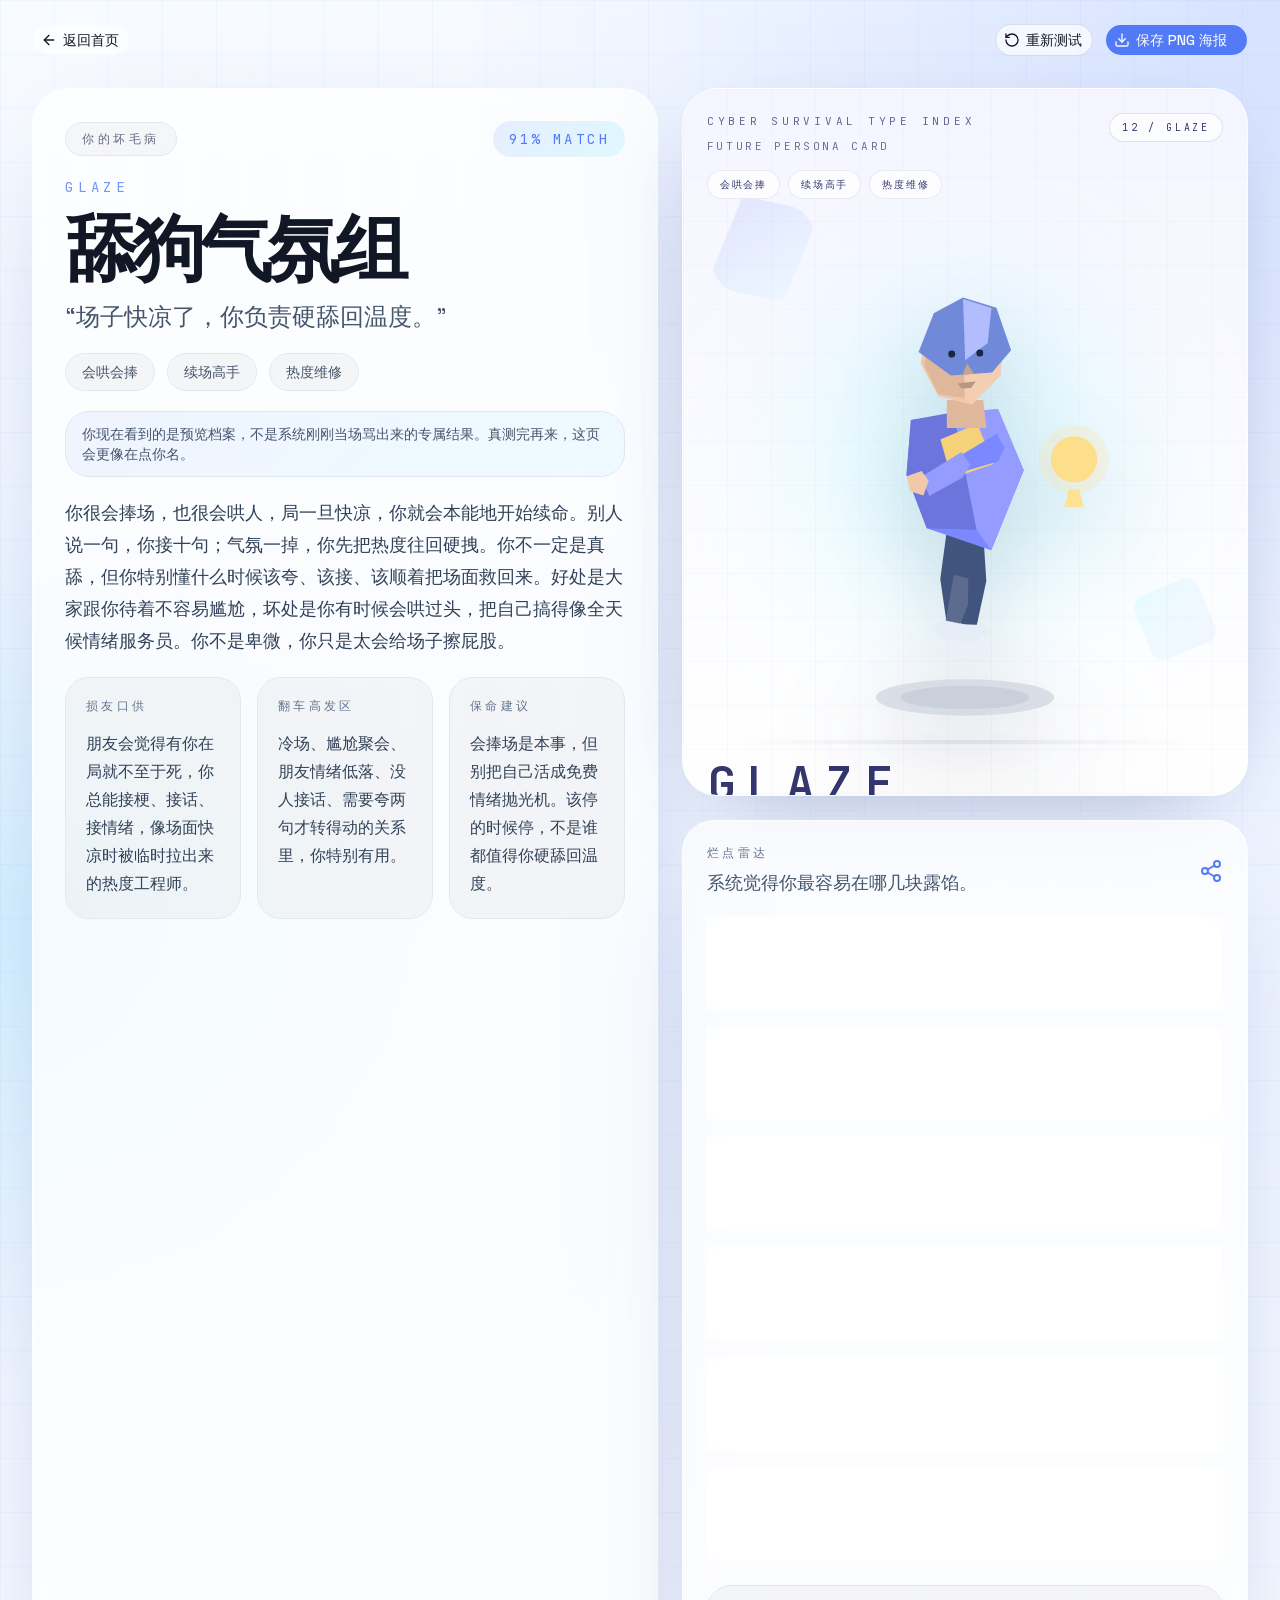
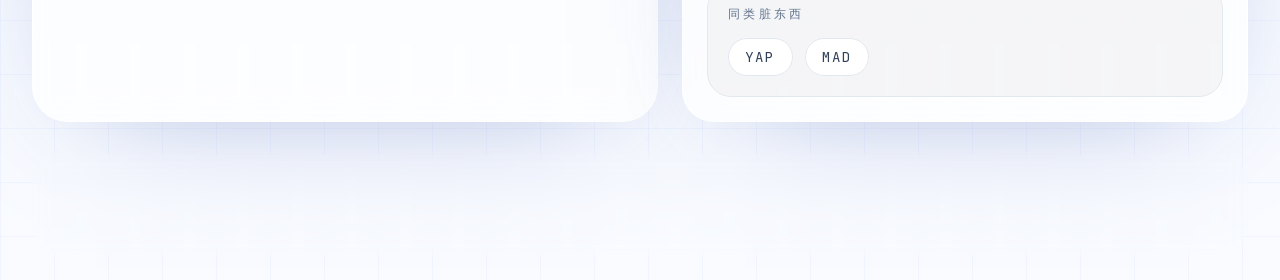
<file: result/glaze/index.html>
<!DOCTYPE html><!--bsSjwY3h05oK_3nTK7yjF--><html class="__variable_dd5b2f __variable_3c557b" lang="zh-CN"><head><meta charSet="utf-8"/><meta name="viewport" content="width=device-width, initial-scale=1"/><link rel="preload" as="image" href="/personas/glaze.svg"/><link rel="stylesheet" href="/_next/static/css/4e9671281f2441b7.css" data-precedence="next"/><link rel="preload" as="script" fetchPriority="low" href="/_next/static/chunks/webpack-aa9e090bf3495cf2.js"/><script src="/_next/static/chunks/4bd1b696-c023c6e3521b1417.js" async=""></script><script src="/_next/static/chunks/255-dda36e826969d334.js" async=""></script><script src="/_next/static/chunks/main-app-dc7338d2f887b218.js" async=""></script><script src="/_next/static/chunks/720-b47c826a5d7b7b8c.js" async=""></script><script src="/_next/static/chunks/app/layout-4c9aa68f6faf780e.js" async=""></script><script src="/_next/static/chunks/683-a47efe919de3a7f5.js" async=""></script><script src="/_next/static/chunks/app/not-found-e7ae4239d76e6bd1.js" async=""></script><script src="/_next/static/chunks/293-137b7233e4b34a96.js" async=""></script><script src="/_next/static/chunks/356-103228ef4feecd44.js" async=""></script><script src="/_next/static/chunks/608-4247036f8e5393a6.js" async=""></script><script src="/_next/static/chunks/574-d84a7f291f44a8c5.js" async=""></script><script src="/_next/static/chunks/app/result/%5Btype%5D/page-ace7f0376db38435.js" async=""></script><meta name="theme-color" media="(prefers-color-scheme: light)" content="#f8fbff"/><meta name="theme-color" media="(prefers-color-scheme: dark)" content="#08111f"/><meta name="color-scheme" content="light dark"/><title>GLAZE｜舔狗气氛组｜赛博人格测试</title><meta name="description" content="场子快凉了，你负责硬舔回温度。 这是一份来自 赛博生存型人格测试 的原创人格档案。"/><meta name="application-name" content="赛博人格测试"/><meta name="keywords" content="赛博生存型人格测试,原创人格测试,娱乐测试,人格海报,趣味测试"/><link rel="canonical" href="http://localhost:3000/"/><meta property="og:title" content="赛博生存型人格测试｜你的生存姿势，系统已经记下"/><meta property="og:description" content="不是心理诊断，是一份适合截图转发的损人档案。21 道原创题，测出你的坏毛病、6 维评分和专属海报。"/><meta property="og:site_name" content="赛博生存型人格测试"/><meta property="og:locale" content="zh_CN"/><meta property="og:image:type" content="image/png"/><meta property="og:image" content="http://localhost:3000/opengraph-image?ab05120aaabd31b1"/><meta property="og:image:width" content="1200"/><meta property="og:image:height" content="630"/><meta property="og:type" content="website"/><meta name="twitter:card" content="summary_large_image"/><meta name="twitter:title" content="赛博生存型人格测试｜你的生存姿势，系统已经记下"/><meta name="twitter:description" content="不是心理诊断，是一份适合截图转发的损人档案。21 道原创题，测出你的坏毛病、6 维评分和专属海报。"/><meta name="twitter:image:type" content="image/png"/><meta name="twitter:image" content="http://localhost:3000/twitter-image?ef7367f1c2747d04"/><meta name="twitter:image:width" content="1200"/><meta name="twitter:image:height" content="630"/><link rel="icon" href="/favicon.ico" type="image/x-icon" sizes="16x16"/><link rel="icon" href="/icon?462d05fa431cffe7" type="image/png" sizes="64x64"/><link rel="apple-touch-icon" href="/apple-icon?189c033954071405" type="image/png" sizes="180x180"/><script src="/_next/static/chunks/polyfills-42372ed130431b0a.js" noModule=""></script></head><body><div hidden=""><!--$--><!--/$--></div><script>((a,b,c,d,e,f,g,h)=>{let i=document.documentElement,j=["light","dark"];function k(b){var c;(Array.isArray(a)?a:[a]).forEach(a=>{let c="class"===a,d=c&&f?e.map(a=>f[a]||a):e;c?(i.classList.remove(...d),i.classList.add(f&&f[b]?f[b]:b)):i.setAttribute(a,b)}),c=b,h&&j.includes(c)&&(i.style.colorScheme=c)}if(d)k(d);else try{let a=localStorage.getItem(b)||c,d=g&&"system"===a?window.matchMedia("(prefers-color-scheme: dark)").matches?"dark":"light":a;k(d)}catch(a){}})("class","theme","light",null,["light","dark"],null,true,true)</script><div class="relative min-h-screen overflow-hidden bg-[linear-gradient(180deg,#f8fbff_0%,#eef4ff_48%,#f9fbff_100%)]"><div class="absolute inset-0 bg-[radial-gradient(circle_at_top_right,_rgba(93,139,255,0.22),_transparent_36%),radial-gradient(circle_at_left,_rgba(83,230,255,0.16),_transparent_28%)]"></div><div class="absolute inset-0 bg-[linear-gradient(rgba(90,140,255,0.05)_1px,transparent_1px),linear-gradient(90deg,rgba(90,140,255,0.05)_1px,transparent_1px)] bg-[size:54px_54px]"></div><main class="relative mx-auto flex w-full max-w-7xl flex-col px-4 py-6 sm:px-6 lg:px-8"><div class="flex flex-wrap items-center justify-between gap-4"><a class="group/button inline-flex shrink-0 items-center justify-center rounded-lg border border-transparent bg-clip-padding text-sm font-medium whitespace-nowrap transition-all outline-none select-none focus-visible:border-ring focus-visible:ring-3 focus-visible:ring-ring/50 active:not-aria-[haspopup]:translate-y-px disabled:pointer-events-none disabled:opacity-50 aria-invalid:border-destructive aria-invalid:ring-3 aria-invalid:ring-destructive/20 dark:aria-invalid:border-destructive/50 dark:aria-invalid:ring-destructive/40 [&amp;_svg]:pointer-events-none [&amp;_svg]:shrink-0 [&amp;_svg:not([class*=&#x27;size-&#x27;])]:size-4 border-border bg-background hover:bg-muted hover:text-foreground aria-expanded:bg-muted aria-expanded:text-foreground dark:border-input dark:bg-input/30 dark:hover:bg-input/50 h-8 gap-1.5 px-2.5 has-data-[icon=inline-end]:pr-2 has-data-[icon=inline-start]:pl-2 rounded-full bg-white/72" href="/"><svg xmlns="http://www.w3.org/2000/svg" width="24" height="24" viewBox="0 0 24 24" fill="none" stroke="currentColor" stroke-width="2" stroke-linecap="round" stroke-linejoin="round" class="lucide lucide-arrow-left" aria-hidden="true" data-icon="inline-start"><path d="m12 19-7-7 7-7"></path><path d="M19 12H5"></path></svg>返回首页</a><div class="flex flex-wrap gap-3"><button type="button" tabindex="0" data-slot="button" class="group/button inline-flex shrink-0 items-center justify-center border bg-clip-padding text-sm font-medium whitespace-nowrap transition-all outline-none select-none focus-visible:border-ring focus-visible:ring-3 focus-visible:ring-ring/50 active:not-aria-[haspopup]:translate-y-px disabled:pointer-events-none disabled:opacity-50 aria-invalid:border-destructive aria-invalid:ring-3 aria-invalid:ring-destructive/20 dark:aria-invalid:border-destructive/50 dark:aria-invalid:ring-destructive/40 [&amp;_svg]:pointer-events-none [&amp;_svg]:shrink-0 [&amp;_svg:not([class*=&#x27;size-&#x27;])]:size-4 border-border hover:bg-muted hover:text-foreground aria-expanded:bg-muted aria-expanded:text-foreground dark:border-input dark:bg-input/30 dark:hover:bg-input/50 h-8 gap-1.5 px-2.5 has-data-[icon=inline-end]:pr-2 has-data-[icon=inline-start]:pl-2 rounded-full bg-white/72"><svg xmlns="http://www.w3.org/2000/svg" width="24" height="24" viewBox="0 0 24 24" fill="none" stroke="currentColor" stroke-width="2" stroke-linecap="round" stroke-linejoin="round" class="lucide lucide-rotate-ccw" aria-hidden="true" data-icon="inline-start"><path d="M3 12a9 9 0 1 0 9-9 9.75 9.75 0 0 0-6.74 2.74L3 8"></path><path d="M3 3v5h5"></path></svg>重新测试</button><button type="button" tabindex="0" data-slot="button" class="group/button inline-flex shrink-0 items-center justify-center border border-transparent bg-clip-padding text-sm font-medium whitespace-nowrap transition-all outline-none select-none focus-visible:border-ring focus-visible:ring-3 focus-visible:ring-ring/50 active:not-aria-[haspopup]:translate-y-px disabled:pointer-events-none disabled:opacity-50 aria-invalid:border-destructive aria-invalid:ring-3 aria-invalid:ring-destructive/20 dark:aria-invalid:border-destructive/50 dark:aria-invalid:ring-destructive/40 [&amp;_svg]:pointer-events-none [&amp;_svg]:shrink-0 [&amp;_svg:not([class*=&#x27;size-&#x27;])]:size-4 bg-primary text-primary-foreground [a]:hover:bg-primary/80 h-8 gap-1.5 has-data-[icon=inline-end]:pr-2 has-data-[icon=inline-start]:pl-2 rounded-full px-5"><svg xmlns="http://www.w3.org/2000/svg" width="24" height="24" viewBox="0 0 24 24" fill="none" stroke="currentColor" stroke-width="2" stroke-linecap="round" stroke-linejoin="round" class="lucide lucide-download" aria-hidden="true" data-icon="inline-start"><path d="M12 15V3"></path><path d="M21 15v4a2 2 0 0 1-2 2H5a2 2 0 0 1-2-2v-4"></path><path d="m7 10 5 5 5-5"></path></svg>保存 PNG 海报</button></div></div><section class="mt-8 grid gap-6 lg:grid-cols-[1.05fr_0.95fr]"><div class="flex flex-col gap-5 rounded-[2.25rem] border border-white/70 bg-white/70 p-6 shadow-[0_30px_120px_-64px_rgba(54,79,170,0.5)] backdrop-blur-sm sm:p-8" style="opacity:0;transform:translateY(16px)"><div class="flex flex-wrap items-center justify-between gap-4"><div class="rounded-full border border-slate-200 bg-slate-950/[0.03] px-4 py-2 font-mono text-xs uppercase tracking-[0.3em] text-muted-foreground">你的坏毛病</div><div class="rounded-full bg-[linear-gradient(135deg,rgba(93,139,255,0.14),rgba(83,230,255,0.16))] px-4 py-2 font-mono text-sm uppercase tracking-[0.22em] text-primary">91<!-- -->% MATCH</div></div><div class="flex flex-col gap-4"><span class="font-mono text-sm uppercase tracking-[0.34em] text-primary/80">GLAZE</span><h1 class="text-5xl font-semibold leading-none tracking-[-0.06em] text-foreground sm:text-7xl">舔狗气氛组</h1><p class="max-w-3xl text-xl leading-8 text-slate-600 sm:text-2xl">“<!-- -->场子快凉了，你负责硬舔回温度。<!-- -->”</p></div><div class="flex flex-wrap gap-3"><span class="rounded-full border border-slate-200 bg-slate-950/[0.03] px-4 py-2 text-sm text-slate-600">会哄会捧</span><span class="rounded-full border border-slate-200 bg-slate-950/[0.03] px-4 py-2 text-sm text-slate-600">续场高手</span><span class="rounded-full border border-slate-200 bg-slate-950/[0.03] px-4 py-2 text-sm text-slate-600">热度维修</span></div><div class="rounded-[1.5rem] border border-slate-200 bg-[linear-gradient(135deg,rgba(93,139,255,0.08),rgba(83,230,255,0.08))] px-4 py-3 text-sm text-slate-600">你现在看到的是预览档案，不是系统刚刚当场骂出来的专属结果。真测完再来，这页会更像在点你名。</div><p class="max-w-3xl text-lg leading-8 text-slate-700">你很会捧场，也很会哄人，局一旦快凉，你就会本能地开始续命。别人说一句，你接十句；气氛一掉，你先把热度往回硬拽。你不一定是真舔，但你特别懂什么时候该夸、该接、该顺着把场面救回来。好处是大家跟你待着不容易尴尬，坏处是你有时候会哄过头，把自己搞得像全天候情绪服务员。你不是卑微，你只是太会给场子擦屁股。</p><div class="grid gap-4 md:grid-cols-3"><div class="rounded-[1.5rem] border border-slate-200 bg-slate-950/[0.03] p-5"><p class="font-mono text-xs uppercase tracking-[0.28em] text-slate-500">损友口供</p><p class="mt-4 text-base leading-7 text-slate-700">朋友会觉得有你在局就不至于死，你总能接梗、接话、接情绪，像场面快凉时被临时拉出来的热度工程师。</p></div><div class="rounded-[1.5rem] border border-slate-200 bg-slate-950/[0.03] p-5"><p class="font-mono text-xs uppercase tracking-[0.28em] text-slate-500">翻车高发区</p><p class="mt-4 text-base leading-7 text-slate-700">冷场、尴尬聚会、朋友情绪低落、没人接话、需要夸两句才转得动的关系里，你特别有用。</p></div><div class="rounded-[1.5rem] border border-slate-200 bg-slate-950/[0.03] p-5"><p class="font-mono text-xs uppercase tracking-[0.28em] text-slate-500">保命建议</p><p class="mt-4 text-base leading-7 text-slate-700">会捧场是本事，但别把自己活成免费情绪抛光机。该停的时候停，不是谁都值得你硬舔回温度。</p></div></div></div><div class="flex flex-col gap-6" style="opacity:0;transform:translateY(18px)"><div class="relative overflow-hidden border border-white/70 shadow-[0_24px_90px_-42px_rgba(66,84,144,0.55)] backdrop-blur-sm aspect-[4/5] w-full rounded-[2.25rem]" style="background:linear-gradient(180deg, #f4f5ff 0%, #fbfbff 54%, #ffffff 100%)"><div class="absolute inset-0 opacity-60" style="background-image:linear-gradient(#e3e2ff55 1px, transparent 1px), linear-gradient(90deg, #e3e2ff55 1px, transparent 1px);background-size:44px 44px"></div><div class="absolute left-1/2 top-[16%] size-[72%] -translate-x-1/2 rounded-full blur-3xl" style="background:radial-gradient(circle, #7df7ff55 0%, transparent 68%)"></div><div class="absolute left-8 top-28 h-24 w-24 rotate-12 rounded-[2rem] opacity-50" style="background:linear-gradient(135deg, #7c88ff55, #7df7ff22);clip-path:polygon(18% 0%, 100% 0%, 82% 100%, 0% 100%)"></div><div class="absolute bottom-34 right-8 h-20 w-20 -rotate-12 rounded-[2rem] opacity-45" style="background:linear-gradient(135deg, #7df7ff55, #7c88ff22);clip-path:polygon(0% 16%, 84% 0%, 100% 84%, 16% 100%)"></div><div class="relative flex h-full flex-col p-5 sm:p-6"><div class="flex items-start justify-between gap-4"><div class="flex flex-col gap-2"><span class="font-mono text-[11px] uppercase tracking-[0.34em] opacity-75" style="color:#35386e">cyber survival type index</span><span class="font-mono text-[11px] uppercase tracking-[0.24em] opacity-70" style="color:#35386e">future persona card</span></div><span class="rounded-full border bg-white/72 px-3 py-1.5 font-mono text-[10px] uppercase tracking-[0.28em]" style="border-color:#35386e22;color:#35386e">12 / GLAZE</span></div><div class="mt-4 flex flex-wrap gap-2"><span class="rounded-full border bg-white/78 px-3 py-1.5 font-mono text-[10px] uppercase tracking-[0.18em]" style="border-color:#35386e18;color:#35386e">会哄会捧</span><span class="rounded-full border bg-white/78 px-3 py-1.5 font-mono text-[10px] uppercase tracking-[0.18em]" style="border-color:#35386e18;color:#35386e">续场高手</span><span class="rounded-full border bg-white/78 px-3 py-1.5 font-mono text-[10px] uppercase tracking-[0.18em]" style="border-color:#35386e18;color:#35386e">热度维修</span></div><div class="relative flex flex-1 items-end justify-center px-2 pb-2 pt-6"><div class="absolute inset-x-6 bottom-6 h-8 rounded-full blur-2xl" style="background:radial-gradient(circle, #35386e20 0%, transparent 70%)"></div><div class="absolute inset-x-8 bottom-4 h-1 rounded-full opacity-55" style="background:linear-gradient(90deg, transparent, #35386e28, transparent)"></div><div class="relative z-10 h-full w-full max-w-[86%]"><img alt="GLAZE 舔狗气氛组 低多边形人格图" draggable="false" loading="eager" width="520" height="640" decoding="async" data-nimg="1" class="h-full w-full object-contain drop-shadow-[0_34px_42px_rgba(32,48,92,0.16)]" style="color:transparent" src="/personas/glaze.svg"/></div></div><div class="flex items-end justify-between gap-4"><div class="flex flex-col"><span class="font-mono text-4xl font-semibold uppercase tracking-[0.22em] sm:text-5xl" style="color:#35386e">GLAZE</span><span class="text-lg font-semibold tracking-[-0.04em] sm:text-2xl" style="color:#35386e">舔狗气氛组</span></div><div class="flex flex-col items-end gap-1"><span class="font-mono text-[10px] uppercase tracking-[0.26em] opacity-75" style="color:#35386e">low poly flat svg</span><span class="font-mono text-[10px] uppercase tracking-[0.26em]" style="color:#7c88ff">hype / warm / polish</span></div></div></div></div><div class="rounded-[2rem] border border-white/72 bg-white/70 p-6 shadow-[0_30px_120px_-64px_rgba(54,79,170,0.5)] backdrop-blur-sm"><div class="mb-5 flex items-center justify-between gap-4"><div><p class="font-mono text-xs uppercase tracking-[0.28em] text-slate-500">烂点雷达</p><p class="mt-2 text-lg text-slate-600">系统觉得你最容易在哪几块露馅。</p></div><svg xmlns="http://www.w3.org/2000/svg" width="24" height="24" viewBox="0 0 24 24" fill="none" stroke="currentColor" stroke-width="2" stroke-linecap="round" stroke-linejoin="round" class="lucide lucide-share2 lucide-share-2 text-primary" aria-hidden="true"><circle cx="18" cy="5" r="3"></circle><circle cx="6" cy="12" r="3"></circle><circle cx="18" cy="19" r="3"></circle><line x1="8.59" x2="15.42" y1="13.51" y2="17.49"></line><line x1="15.41" x2="8.59" y1="6.51" y2="10.49"></line></svg></div><div class="flex flex-col gap-4"><div class="grid items-center gap-3 rounded-[1.5rem] border border-white/55 bg-white/66 px-4 py-3 backdrop-blur-sm grid-cols-[1fr_auto] md:grid-cols-[172px_1fr_48px]"><div class="flex flex-col gap-1"><span class="font-medium tracking-[0.02em] text-foreground">社交耗电度</span><span class="text-sm leading-5 text-muted-foreground">热闹越久，你掉电越快还是越能续航。</span></div><div class="col-span-full h-2 rounded-full bg-[rgba(16,31,78,0.08)] md:col-span-1"><div class="h-full rounded-full transition-[width]" style="width:28%;background:linear-gradient(90deg, #5a8cff, #53e6ff)"></div></div><div class="justify-self-end font-mono text-sm font-semibold tracking-[0.18em] text-foreground">28</div></div><div class="grid items-center gap-3 rounded-[1.5rem] border border-white/55 bg-white/66 px-4 py-3 backdrop-blur-sm grid-cols-[1fr_auto] md:grid-cols-[172px_1fr_48px]"><div class="flex flex-col gap-1"><span class="font-medium tracking-[0.02em] text-foreground">决策果断度</span><span class="text-sm leading-5 text-muted-foreground">面对模糊场面时，你是先定还是先磨。</span></div><div class="col-span-full h-2 rounded-full bg-[rgba(16,31,78,0.08)] md:col-span-1"><div class="h-full rounded-full transition-[width]" style="width:52%;background:linear-gradient(90deg, #6f6dff, #53e6ff)"></div></div><div class="justify-self-end font-mono text-sm font-semibold tracking-[0.18em] text-foreground">52</div></div><div class="grid items-center gap-3 rounded-[1.5rem] border border-white/55 bg-white/66 px-4 py-3 backdrop-blur-sm grid-cols-[1fr_auto] md:grid-cols-[172px_1fr_48px]"><div class="flex flex-col gap-1"><span class="font-medium tracking-[0.02em] text-foreground">情绪显化度</span><span class="text-sm leading-5 text-muted-foreground">情绪会不会直接写在脸上和语气里。</span></div><div class="col-span-full h-2 rounded-full bg-[rgba(16,31,78,0.08)] md:col-span-1"><div class="h-full rounded-full transition-[width]" style="width:78%;background:linear-gradient(90deg, #ff4fa4, #53e6ff)"></div></div><div class="justify-self-end font-mono text-sm font-semibold tracking-[0.18em] text-foreground">78</div></div><div class="grid items-center gap-3 rounded-[1.5rem] border border-white/55 bg-white/66 px-4 py-3 backdrop-blur-sm grid-cols-[1fr_auto] md:grid-cols-[172px_1fr_48px]"><div class="flex flex-col gap-1"><span class="font-medium tracking-[0.02em] text-foreground">掌控倾向</span><span class="text-sm leading-5 text-muted-foreground">你更习惯接管局面，还是顺势旁观。</span></div><div class="col-span-full h-2 rounded-full bg-[rgba(16,31,78,0.08)] md:col-span-1"><div class="h-full rounded-full transition-[width]" style="width:34%;background:linear-gradient(90deg, #2ebac6, #53e6ff)"></div></div><div class="justify-self-end font-mono text-sm font-semibold tracking-[0.18em] text-foreground">34</div></div><div class="grid items-center gap-3 rounded-[1.5rem] border border-white/55 bg-white/66 px-4 py-3 backdrop-blur-sm grid-cols-[1fr_auto] md:grid-cols-[172px_1fr_48px]"><div class="flex flex-col gap-1"><span class="font-medium tracking-[0.02em] text-foreground">执行爆发度</span><span class="text-sm leading-5 text-muted-foreground">关键时刻，你能不能把进度条一脚踹满。</span></div><div class="col-span-full h-2 rounded-full bg-[rgba(16,31,78,0.08)] md:col-span-1"><div class="h-full rounded-full transition-[width]" style="width:54%;background:linear-gradient(90deg, #ff7b54, #53e6ff)"></div></div><div class="justify-self-end font-mono text-sm font-semibold tracking-[0.18em] text-foreground">54</div></div><div class="grid items-center gap-3 rounded-[1.5rem] border border-white/55 bg-white/66 px-4 py-3 backdrop-blur-sm grid-cols-[1fr_auto] md:grid-cols-[172px_1fr_48px]"><div class="flex flex-col gap-1"><span class="font-medium tracking-[0.02em] text-foreground">整活指数</span><span class="text-sm leading-5 text-muted-foreground">你有多爱把平淡场面拧出一点火花。</span></div><div class="col-span-full h-2 rounded-full bg-[rgba(16,31,78,0.08)] md:col-span-1"><div class="h-full rounded-full transition-[width]" style="width:72%;background:linear-gradient(90deg, #8f7cff, #53e6ff)"></div></div><div class="justify-self-end font-mono text-sm font-semibold tracking-[0.18em] text-foreground">72</div></div></div><div class="mt-6 rounded-[1.5rem] border border-slate-200 bg-slate-950/[0.03] p-5"><p class="font-mono text-xs uppercase tracking-[0.28em] text-slate-500">同类脏东西</p><div class="mt-4 flex flex-wrap gap-3"><span class="rounded-full border border-slate-200 bg-white px-4 py-2 font-mono text-sm tracking-[0.16em] text-slate-700">YAP</span><span class="rounded-full border border-slate-200 bg-white px-4 py-2 font-mono text-sm tracking-[0.16em] text-slate-700">MAD</span></div></div></div></div></section><section class="mt-8 rounded-[2rem] border border-white/72 bg-white/70 p-5 shadow-[0_30px_120px_-64px_rgba(54,79,170,0.5)] backdrop-blur-sm sm:p-6"><div class="flex flex-wrap items-center justify-between gap-4"><div><p class="font-mono text-xs uppercase tracking-[0.28em] text-slate-500">继续丢人</p><p class="mt-2 text-lg text-slate-600">这张海报就是给你发群里挨笑的，已经按 1080 × 1920 导出。</p></div><button type="button" tabindex="0" data-slot="button" class="group/button inline-flex shrink-0 items-center justify-center rounded-lg border border-transparent bg-clip-padding text-sm font-medium whitespace-nowrap transition-all outline-none select-none focus-visible:border-ring focus-visible:ring-3 focus-visible:ring-ring/50 active:not-aria-[haspopup]:translate-y-px disabled:pointer-events-none disabled:opacity-50 aria-invalid:border-destructive aria-invalid:ring-3 aria-invalid:ring-destructive/20 dark:aria-invalid:border-destructive/50 dark:aria-invalid:ring-destructive/40 [&amp;_svg]:pointer-events-none [&amp;_svg]:shrink-0 [&amp;_svg:not([class*=&#x27;size-&#x27;])]:size-4 bg-primary text-primary-foreground [a]:hover:bg-primary/80 h-8 gap-1.5 px-2.5 has-data-[icon=inline-end]:pr-2 has-data-[icon=inline-start]:pl-2"><svg xmlns="http://www.w3.org/2000/svg" width="24" height="24" viewBox="0 0 24 24" fill="none" stroke="currentColor" stroke-width="2" stroke-linecap="round" stroke-linejoin="round" class="lucide lucide-sparkles" aria-hidden="true" data-icon="inline-start"><path d="M11.017 2.814a1 1 0 0 1 1.966 0l1.051 5.558a2 2 0 0 0 1.594 1.594l5.558 1.051a1 1 0 0 1 0 1.966l-5.558 1.051a2 2 0 0 0-1.594 1.594l-1.051 5.558a1 1 0 0 1-1.966 0l-1.051-5.558a2 2 0 0 0-1.594-1.594l-5.558-1.051a1 1 0 0 1 0-1.966l5.558-1.051a2 2 0 0 0 1.594-1.594z"></path><path d="M20 2v4"></path><path d="M22 4h-4"></path><circle cx="4" cy="20" r="2"></circle></svg>再导出一次</button></div></section></main><div aria-hidden="true" class="pointer-events-none fixed left-[-9999px] top-0 opacity-100"><div><div class="relative overflow-hidden rounded-[64px] border border-white/70 bg-[#f6f9ff] text-slate-950" style="width:1080px;height:1920px"><div class="absolute inset-0 bg-[radial-gradient(circle_at_top,_rgba(88,130,255,0.22),_transparent_42%),linear-gradient(180deg,#fbfdff_0%,#eef4ff_100%)]"></div><div class="absolute inset-0 bg-[linear-gradient(rgba(90,140,255,0.06)_1px,transparent_1px),linear-gradient(90deg,rgba(90,140,255,0.06)_1px,transparent_1px)] bg-[size:54px_54px]"></div><div class="relative flex h-full flex-col gap-10 p-16"><div class="flex items-start justify-between"><div class="flex flex-col gap-3"><span class="font-mono text-xl uppercase tracking-[0.42em] text-slate-500">Cyber Roast File</span><h1 class="text-[88px] font-semibold tracking-[-0.06em] text-slate-950">赛博生存型人格测试</h1><p class="max-w-3xl text-[34px] leading-[1.45] text-slate-600">不是鉴定书，是一份会被朋友截图转发的缺德档案。</p></div><div class="rounded-full border border-slate-300/70 bg-white/82 px-6 py-3 font-mono text-2xl tracking-[0.26em] text-slate-700">91<!-- -->% MATCH</div></div><div class="grid flex-1 grid-cols-[420px_1fr] gap-10"><div class="relative overflow-hidden border border-white/70 shadow-[0_24px_90px_-42px_rgba(66,84,144,0.55)] backdrop-blur-sm h-full rounded-[48px]" style="background:linear-gradient(180deg, #f4f5ff 0%, #fbfbff 54%, #ffffff 100%)"><div class="absolute inset-0 opacity-60" style="background-image:linear-gradient(#e3e2ff55 1px, transparent 1px), linear-gradient(90deg, #e3e2ff55 1px, transparent 1px);background-size:44px 44px"></div><div class="absolute left-1/2 top-[16%] size-[72%] -translate-x-1/2 rounded-full blur-3xl" style="background:radial-gradient(circle, #7df7ff55 0%, transparent 68%)"></div><div class="absolute left-8 top-28 h-24 w-24 rotate-12 rounded-[2rem] opacity-50" style="background:linear-gradient(135deg, #7c88ff55, #7df7ff22);clip-path:polygon(18% 0%, 100% 0%, 82% 100%, 0% 100%)"></div><div class="absolute bottom-34 right-8 h-20 w-20 -rotate-12 rounded-[2rem] opacity-45" style="background:linear-gradient(135deg, #7df7ff55, #7c88ff22);clip-path:polygon(0% 16%, 84% 0%, 100% 84%, 16% 100%)"></div><div class="relative flex h-full flex-col p-5 sm:p-6"><div class="flex items-start justify-between gap-4"><div class="flex flex-col gap-2"><span class="font-mono text-[11px] uppercase tracking-[0.34em] opacity-75" style="color:#35386e">cyber survival type index</span><span class="font-mono text-[11px] uppercase tracking-[0.24em] opacity-70" style="color:#35386e">share export</span></div><span class="rounded-full border bg-white/72 px-3 py-1.5 font-mono text-[10px] uppercase tracking-[0.28em]" style="border-color:#35386e22;color:#35386e">12 / GLAZE</span></div><div class="mt-4 flex flex-wrap gap-2"><span class="rounded-full border bg-white/78 px-3 py-1.5 font-mono text-[10px] uppercase tracking-[0.18em]" style="border-color:#35386e18;color:#35386e">会哄会捧</span><span class="rounded-full border bg-white/78 px-3 py-1.5 font-mono text-[10px] uppercase tracking-[0.18em]" style="border-color:#35386e18;color:#35386e">续场高手</span><span class="rounded-full border bg-white/78 px-3 py-1.5 font-mono text-[10px] uppercase tracking-[0.18em]" style="border-color:#35386e18;color:#35386e">热度维修</span></div><div class="relative flex flex-1 items-end justify-center px-2 pb-2 pt-6"><div class="absolute inset-x-6 bottom-6 h-8 rounded-full blur-2xl" style="background:radial-gradient(circle, #35386e20 0%, transparent 70%)"></div><div class="absolute inset-x-8 bottom-4 h-1 rounded-full opacity-55" style="background:linear-gradient(90deg, transparent, #35386e28, transparent)"></div><div class="relative z-10 h-full w-full max-w-[86%]"><img alt="GLAZE 舔狗气氛组 低多边形人格图" draggable="false" loading="eager" width="520" height="640" decoding="async" data-nimg="1" class="h-full w-full object-contain drop-shadow-[0_34px_42px_rgba(32,48,92,0.16)]" style="color:transparent" src="/personas/glaze.svg"/></div></div><div class="flex items-end justify-between gap-4"><div class="flex flex-col"><span class="font-mono text-4xl font-semibold uppercase tracking-[0.22em] sm:text-5xl" style="color:#35386e">GLAZE</span><span class="text-lg font-semibold tracking-[-0.04em] sm:text-2xl" style="color:#35386e">舔狗气氛组</span></div><div class="flex flex-col items-end gap-1"><span class="font-mono text-[10px] uppercase tracking-[0.26em] opacity-75" style="color:#35386e">low poly flat svg</span><span class="font-mono text-[10px] uppercase tracking-[0.26em]" style="color:#7c88ff">hype / warm / polish</span></div></div></div></div><div class="flex flex-col gap-8 rounded-[48px] border border-white/70 bg-white/72 p-10 shadow-[0_30px_120px_-52px_rgba(66,84,144,0.45)]"><div class="flex items-end justify-between gap-6"><div class="flex flex-col gap-3"><span class="font-mono text-2xl uppercase tracking-[0.3em] text-slate-500">GLAZE</span><h2 class="text-[76px] font-semibold tracking-[-0.05em]">舔狗气氛组</h2></div><div class="flex gap-3"><span class="rounded-full border border-slate-300/70 bg-slate-950/[0.03] px-4 py-2 text-xl text-slate-700">会哄会捧</span><span class="rounded-full border border-slate-300/70 bg-slate-950/[0.03] px-4 py-2 text-xl text-slate-700">续场高手</span><span class="rounded-full border border-slate-300/70 bg-slate-950/[0.03] px-4 py-2 text-xl text-slate-700">热度维修</span></div></div><div class="rounded-[36px] bg-[linear-gradient(135deg,rgba(93,139,255,0.14),rgba(83,230,255,0.16))] px-8 py-7"><p class="text-[42px] font-medium leading-[1.3] tracking-[-0.03em] text-slate-900">“<!-- -->场子快凉了，你负责硬舔回温度。<!-- -->”</p></div><div class="flex flex-col gap-6"><div class="flex items-center justify-between"><span class="font-mono text-2xl uppercase tracking-[0.26em] text-slate-500">roast radar</span><span class="text-2xl text-slate-500">系统觉得你最容易在哪几块露馅。</span></div><div class="flex flex-col gap-4"><div class="grid items-center gap-3 rounded-[1.5rem] border border-white/55 bg-white/66 px-4 py-3 backdrop-blur-sm grid-cols-[1fr_auto] sm:grid-cols-[152px_1fr_40px]"><div class="flex flex-col gap-1"><span class="font-medium tracking-[0.02em] text-foreground">社交耗电度</span></div><div class="col-span-full h-2 rounded-full bg-[rgba(16,31,78,0.08)] md:col-span-1"><div class="h-full rounded-full transition-[width]" style="width:28%;background:linear-gradient(90deg, #5a8cff, #53e6ff)"></div></div><div class="justify-self-end font-mono text-sm font-semibold tracking-[0.18em] text-foreground">28</div></div><div class="grid items-center gap-3 rounded-[1.5rem] border border-white/55 bg-white/66 px-4 py-3 backdrop-blur-sm grid-cols-[1fr_auto] sm:grid-cols-[152px_1fr_40px]"><div class="flex flex-col gap-1"><span class="font-medium tracking-[0.02em] text-foreground">决策果断度</span></div><div class="col-span-full h-2 rounded-full bg-[rgba(16,31,78,0.08)] md:col-span-1"><div class="h-full rounded-full transition-[width]" style="width:52%;background:linear-gradient(90deg, #6f6dff, #53e6ff)"></div></div><div class="justify-self-end font-mono text-sm font-semibold tracking-[0.18em] text-foreground">52</div></div><div class="grid items-center gap-3 rounded-[1.5rem] border border-white/55 bg-white/66 px-4 py-3 backdrop-blur-sm grid-cols-[1fr_auto] sm:grid-cols-[152px_1fr_40px]"><div class="flex flex-col gap-1"><span class="font-medium tracking-[0.02em] text-foreground">情绪显化度</span></div><div class="col-span-full h-2 rounded-full bg-[rgba(16,31,78,0.08)] md:col-span-1"><div class="h-full rounded-full transition-[width]" style="width:78%;background:linear-gradient(90deg, #ff4fa4, #53e6ff)"></div></div><div class="justify-self-end font-mono text-sm font-semibold tracking-[0.18em] text-foreground">78</div></div><div class="grid items-center gap-3 rounded-[1.5rem] border border-white/55 bg-white/66 px-4 py-3 backdrop-blur-sm grid-cols-[1fr_auto] sm:grid-cols-[152px_1fr_40px]"><div class="flex flex-col gap-1"><span class="font-medium tracking-[0.02em] text-foreground">掌控倾向</span></div><div class="col-span-full h-2 rounded-full bg-[rgba(16,31,78,0.08)] md:col-span-1"><div class="h-full rounded-full transition-[width]" style="width:34%;background:linear-gradient(90deg, #2ebac6, #53e6ff)"></div></div><div class="justify-self-end font-mono text-sm font-semibold tracking-[0.18em] text-foreground">34</div></div><div class="grid items-center gap-3 rounded-[1.5rem] border border-white/55 bg-white/66 px-4 py-3 backdrop-blur-sm grid-cols-[1fr_auto] sm:grid-cols-[152px_1fr_40px]"><div class="flex flex-col gap-1"><span class="font-medium tracking-[0.02em] text-foreground">执行爆发度</span></div><div class="col-span-full h-2 rounded-full bg-[rgba(16,31,78,0.08)] md:col-span-1"><div class="h-full rounded-full transition-[width]" style="width:54%;background:linear-gradient(90deg, #ff7b54, #53e6ff)"></div></div><div class="justify-self-end font-mono text-sm font-semibold tracking-[0.18em] text-foreground">54</div></div><div class="grid items-center gap-3 rounded-[1.5rem] border border-white/55 bg-white/66 px-4 py-3 backdrop-blur-sm grid-cols-[1fr_auto] sm:grid-cols-[152px_1fr_40px]"><div class="flex flex-col gap-1"><span class="font-medium tracking-[0.02em] text-foreground">整活指数</span></div><div class="col-span-full h-2 rounded-full bg-[rgba(16,31,78,0.08)] md:col-span-1"><div class="h-full rounded-full transition-[width]" style="width:72%;background:linear-gradient(90deg, #8f7cff, #53e6ff)"></div></div><div class="justify-self-end font-mono text-sm font-semibold tracking-[0.18em] text-foreground">72</div></div></div></div><div class="grid grid-cols-3 gap-6 pt-2"><div class="rounded-[32px] border border-slate-200 bg-slate-950/[0.03] p-6"><p class="font-mono text-lg uppercase tracking-[0.26em] text-slate-500">损友口供</p><p class="mt-4 text-[26px] leading-[1.55] text-slate-700">朋友会觉得有你在局就不至于死，你总能接梗、接话、接情绪，像场面快凉时被临时拉出来的热度工程师。</p></div><div class="rounded-[32px] border border-slate-200 bg-slate-950/[0.03] p-6"><p class="font-mono text-lg uppercase tracking-[0.26em] text-slate-500">翻车高发区</p><p class="mt-4 text-[26px] leading-[1.55] text-slate-700">冷场、尴尬聚会、朋友情绪低落、没人接话、需要夸两句才转得动的关系里，你特别有用。</p></div><div class="rounded-[32px] border border-slate-200 bg-slate-950/[0.03] p-6"><p class="font-mono text-lg uppercase tracking-[0.26em] text-slate-500">保命建议</p><p class="mt-4 text-[26px] leading-[1.55] text-slate-700">会捧场是本事，但别把自己活成免费情绪抛光机。该停的时候停，不是谁都值得你硬舔回温度。</p></div></div></div></div><div class="flex items-center justify-between rounded-[36px] border border-white/72 bg-white/76 px-8 py-6"><div class="flex flex-col gap-2"><span class="font-mono text-lg uppercase tracking-[0.26em] text-slate-500">generated roast</span><span class="text-[28px] text-slate-700">纯娱乐。拿去互损可以，别拿去判人生。</span></div><span class="font-mono text-xl tracking-[0.26em] text-slate-500">2026/4/10</span></div></div></div></div></div></div><!--$--><!--/$--><section aria-label="Notifications alt+T" tabindex="-1" aria-live="polite" aria-relevant="additions text" aria-atomic="false"></section><script src="/_next/static/chunks/webpack-aa9e090bf3495cf2.js" id="_R_" async=""></script><script>(self.__next_f=self.__next_f||[]).push([0])</script><script>self.__next_f.push([1,"1:\"$Sreact.fragment\"\n2:I[1023,[\"720\",\"static/chunks/720-b47c826a5d7b7b8c.js\",\"177\",\"static/chunks/app/layout-4c9aa68f6faf780e.js\"],\"Providers\"]\n3:I[9766,[],\"\"]\n4:I[8924,[],\"\"]\n5:I[8653,[\"683\",\"static/chunks/683-a47efe919de3a7f5.js\",\"345\",\"static/chunks/app/not-found-e7ae4239d76e6bd1.js\"],\"default\"]\n7:I[4431,[],\"OutletBoundary\"]\n9:I[5278,[],\"AsyncMetadataOutlet\"]\nb:I[4431,[],\"ViewportBoundary\"]\nd:I[4431,[],\"MetadataBoundary\"]\ne:\"$Sreact.suspense\"\n10:I[7150,[],\"\"]\n:HL[\"/_next/static/css/4e9671281f2441b7.css\",\"style\"]\n"])</script><script>self.__next_f.push([1,"0:{\"P\":null,\"b\":\"bsSjwY3h05oK_3nTK7yjF\",\"p\":\"\",\"c\":[\"\",\"result\",\"glaze\",\"\"],\"i\":false,\"f\":[[[\"\",{\"children\":[\"result\",{\"children\":[[\"type\",\"glaze\",\"d\"],{\"children\":[\"__PAGE__\",{}]}]}]},\"$undefined\",\"$undefined\",true],[\"\",[\"$\",\"$1\",\"c\",{\"children\":[[[\"$\",\"link\",\"0\",{\"rel\":\"stylesheet\",\"href\":\"/_next/static/css/4e9671281f2441b7.css\",\"precedence\":\"next\",\"crossOrigin\":\"$undefined\",\"nonce\":\"$undefined\"}]],[\"$\",\"html\",null,{\"className\":\"__variable_dd5b2f __variable_3c557b\",\"lang\":\"zh-CN\",\"suppressHydrationWarning\":true,\"children\":[\"$\",\"body\",null,{\"children\":[\"$\",\"$L2\",null,{\"children\":[\"$\",\"$L3\",null,{\"parallelRouterKey\":\"children\",\"error\":\"$undefined\",\"errorStyles\":\"$undefined\",\"errorScripts\":\"$undefined\",\"template\":[\"$\",\"$L4\",null,{}],\"templateStyles\":\"$undefined\",\"templateScripts\":\"$undefined\",\"notFound\":[[\"$\",\"$L5\",null,{}],[]],\"forbidden\":\"$undefined\",\"unauthorized\":\"$undefined\"}]}]}]}]]}],{\"children\":[\"result\",[\"$\",\"$1\",\"c\",{\"children\":[null,[\"$\",\"$L3\",null,{\"parallelRouterKey\":\"children\",\"error\":\"$undefined\",\"errorStyles\":\"$undefined\",\"errorScripts\":\"$undefined\",\"template\":[\"$\",\"$L4\",null,{}],\"templateStyles\":\"$undefined\",\"templateScripts\":\"$undefined\",\"notFound\":\"$undefined\",\"forbidden\":\"$undefined\",\"unauthorized\":\"$undefined\"}]]}],{\"children\":[[\"type\",\"glaze\",\"d\"],[\"$\",\"$1\",\"c\",{\"children\":[null,[\"$\",\"$L3\",null,{\"parallelRouterKey\":\"children\",\"error\":\"$undefined\",\"errorStyles\":\"$undefined\",\"errorScripts\":\"$undefined\",\"template\":[\"$\",\"$L4\",null,{}],\"templateStyles\":\"$undefined\",\"templateScripts\":\"$undefined\",\"notFound\":\"$undefined\",\"forbidden\":\"$undefined\",\"unauthorized\":\"$undefined\"}]]}],{\"children\":[\"__PAGE__\",[\"$\",\"$1\",\"c\",{\"children\":[\"$L6\",null,[\"$\",\"$L7\",null,{\"children\":[\"$L8\",[\"$\",\"$L9\",null,{\"promise\":\"$@a\"}]]}]]}],{},null,false]},null,false]},null,false]},null,false],[\"$\",\"$1\",\"h\",{\"children\":[null,[[\"$\",\"$Lb\",null,{\"children\":\"$Lc\"}],null],[\"$\",\"$Ld\",null,{\"children\":[\"$\",\"div\",null,{\"hidden\":true,\"children\":[\"$\",\"$e\",null,{\"fallback\":null,\"children\":\"$Lf\"}]}]}]]}],false]],\"m\":\"$undefined\",\"G\":[\"$10\",[]],\"s\":false,\"S\":true}\n"])</script><script>self.__next_f.push([1,"11:I[9357,[\"683\",\"static/chunks/683-a47efe919de3a7f5.js\",\"293\",\"static/chunks/293-137b7233e4b34a96.js\",\"720\",\"static/chunks/720-b47c826a5d7b7b8c.js\",\"356\",\"static/chunks/356-103228ef4feecd44.js\",\"608\",\"static/chunks/608-4247036f8e5393a6.js\",\"574\",\"static/chunks/574-d84a7f291f44a8c5.js\",\"199\",\"static/chunks/app/result/%5Btype%5D/page-ace7f0376db38435.js\"],\"ResultExperience\"]\n6:[\"$\",\"$L11\",null,{\"code\":\"GLAZE\"}]\n"])</script><script>self.__next_f.push([1,"c:[[\"$\",\"meta\",\"0\",{\"charSet\":\"utf-8\"}],[\"$\",\"meta\",\"1\",{\"name\":\"viewport\",\"content\":\"width=device-width, initial-scale=1\"}],[\"$\",\"meta\",\"2\",{\"name\":\"theme-color\",\"media\":\"(prefers-color-scheme: light)\",\"content\":\"#f8fbff\"}],[\"$\",\"meta\",\"3\",{\"name\":\"theme-color\",\"media\":\"(prefers-color-scheme: dark)\",\"content\":\"#08111f\"}],[\"$\",\"meta\",\"4\",{\"name\":\"color-scheme\",\"content\":\"light dark\"}]]\n8:null\n"])</script><script>self.__next_f.push([1,"12:I[622,[],\"IconMark\"]\n"])</script><script>self.__next_f.push([1,"a:{\"metadata\":[[\"$\",\"title\",\"0\",{\"children\":\"GLAZE｜舔狗气氛组｜赛博人格测试\"}],[\"$\",\"meta\",\"1\",{\"name\":\"description\",\"content\":\"场子快凉了，你负责硬舔回温度。 这是一份来自 赛博生存型人格测试 的原创人格档案。\"}],[\"$\",\"meta\",\"2\",{\"name\":\"application-name\",\"content\":\"赛博人格测试\"}],[\"$\",\"meta\",\"3\",{\"name\":\"keywords\",\"content\":\"赛博生存型人格测试,原创人格测试,娱乐测试,人格海报,趣味测试\"}],[\"$\",\"link\",\"4\",{\"rel\":\"canonical\",\"href\":\"http://localhost:3000/\"}],[\"$\",\"meta\",\"5\",{\"property\":\"og:title\",\"content\":\"赛博生存型人格测试｜你的生存姿势，系统已经记下\"}],[\"$\",\"meta\",\"6\",{\"property\":\"og:description\",\"content\":\"不是心理诊断，是一份适合截图转发的损人档案。21 道原创题，测出你的坏毛病、6 维评分和专属海报。\"}],[\"$\",\"meta\",\"7\",{\"property\":\"og:site_name\",\"content\":\"赛博生存型人格测试\"}],[\"$\",\"meta\",\"8\",{\"property\":\"og:locale\",\"content\":\"zh_CN\"}],[\"$\",\"meta\",\"9\",{\"property\":\"og:image:type\",\"content\":\"image/png\"}],[\"$\",\"meta\",\"10\",{\"property\":\"og:image\",\"content\":\"http://localhost:3000/opengraph-image?ab05120aaabd31b1\"}],[\"$\",\"meta\",\"11\",{\"property\":\"og:image:width\",\"content\":\"1200\"}],[\"$\",\"meta\",\"12\",{\"property\":\"og:image:height\",\"content\":\"630\"}],[\"$\",\"meta\",\"13\",{\"property\":\"og:type\",\"content\":\"website\"}],[\"$\",\"meta\",\"14\",{\"name\":\"twitter:card\",\"content\":\"summary_large_image\"}],[\"$\",\"meta\",\"15\",{\"name\":\"twitter:title\",\"content\":\"赛博生存型人格测试｜你的生存姿势，系统已经记下\"}],[\"$\",\"meta\",\"16\",{\"name\":\"twitter:description\",\"content\":\"不是心理诊断，是一份适合截图转发的损人档案。21 道原创题，测出你的坏毛病、6 维评分和专属海报。\"}],[\"$\",\"meta\",\"17\",{\"name\":\"twitter:image:type\",\"content\":\"image/png\"}],[\"$\",\"meta\",\"18\",{\"name\":\"twitter:image\",\"content\":\"http://localhost:3000/twitter-image?ef7367f1c2747d04\"}],[\"$\",\"meta\",\"19\",{\"name\":\"twitter:image:width\",\"content\":\"1200\"}],[\"$\",\"meta\",\"20\",{\"name\":\"twitter:image:height\",\"content\":\"630\"}],[\"$\",\"link\",\"21\",{\"rel\":\"icon\",\"href\":\"/favicon.ico\",\"type\":\"image/x-icon\",\"sizes\":\"16x16\"}],[\"$\",\"link\",\"22\",{\"rel\":\"icon\",\"href\":\"/icon?462d05fa431cffe7\",\"alt\":\"$undefined\",\"type\":\"image/png\",\"sizes\":\"64x64\"}],[\"$\",\"link\",\"23\",{\"rel\":\"apple-touch-icon\",\"href\":\"/apple-icon?189c033954071405\",\"alt\":\"$undefined\",\"type\":\"image/png\",\"sizes\":\"180x180\"}],[\"$\",\"$L12\",\"24\",{}]],\"error\":null,\"digest\":\"$undefined\"}\n"])</script><script>self.__next_f.push([1,"f:\"$a:metadata\"\n"])</script></body></html>
</file>
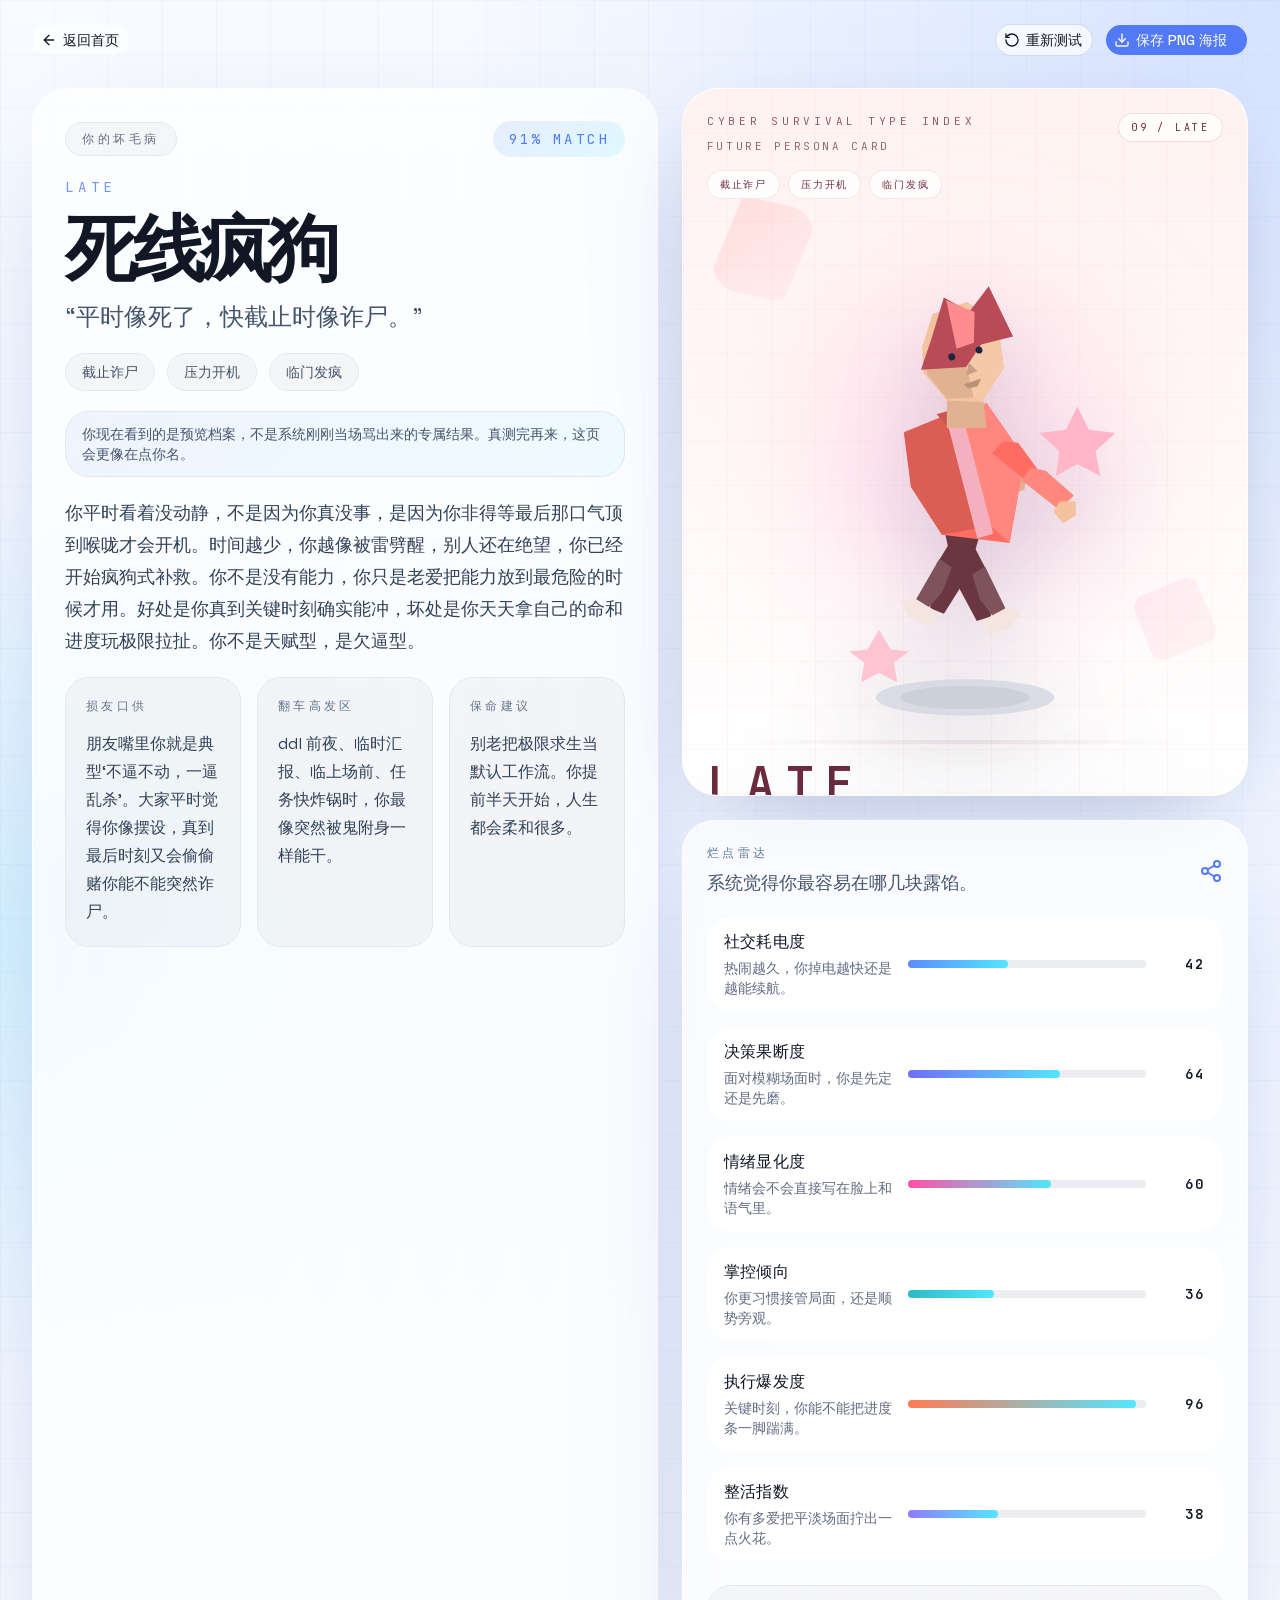
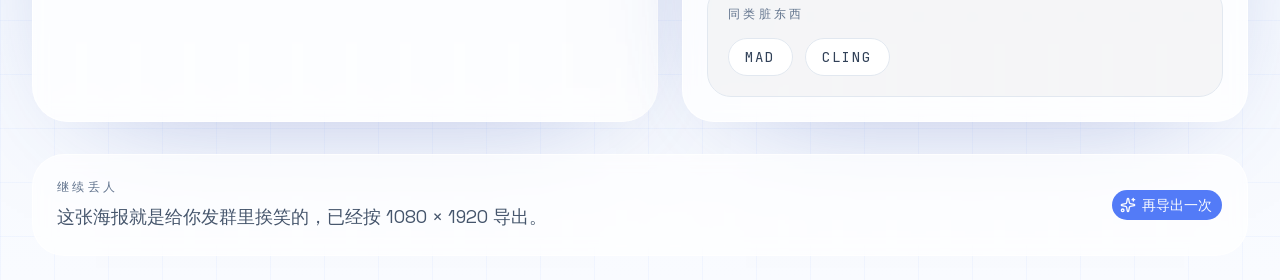
<file: result/late/index.html>
<!DOCTYPE html><!--bsSjwY3h05oK_3nTK7yjF--><html class="__variable_dd5b2f __variable_3c557b" lang="zh-CN"><head><meta charSet="utf-8"/><meta name="viewport" content="width=device-width, initial-scale=1"/><link rel="preload" as="image" href="/personas/late.svg"/><link rel="stylesheet" href="/_next/static/css/4e9671281f2441b7.css" data-precedence="next"/><link rel="preload" as="script" fetchPriority="low" href="/_next/static/chunks/webpack-aa9e090bf3495cf2.js"/><script src="/_next/static/chunks/4bd1b696-c023c6e3521b1417.js" async=""></script><script src="/_next/static/chunks/255-dda36e826969d334.js" async=""></script><script src="/_next/static/chunks/main-app-dc7338d2f887b218.js" async=""></script><script src="/_next/static/chunks/720-b47c826a5d7b7b8c.js" async=""></script><script src="/_next/static/chunks/app/layout-4c9aa68f6faf780e.js" async=""></script><script src="/_next/static/chunks/683-a47efe919de3a7f5.js" async=""></script><script src="/_next/static/chunks/app/not-found-e7ae4239d76e6bd1.js" async=""></script><script src="/_next/static/chunks/293-137b7233e4b34a96.js" async=""></script><script src="/_next/static/chunks/356-103228ef4feecd44.js" async=""></script><script src="/_next/static/chunks/608-4247036f8e5393a6.js" async=""></script><script src="/_next/static/chunks/574-d84a7f291f44a8c5.js" async=""></script><script src="/_next/static/chunks/app/result/%5Btype%5D/page-ace7f0376db38435.js" async=""></script><meta name="theme-color" media="(prefers-color-scheme: light)" content="#f8fbff"/><meta name="theme-color" media="(prefers-color-scheme: dark)" content="#08111f"/><meta name="color-scheme" content="light dark"/><title>LATE｜死线疯狗｜赛博人格测试</title><meta name="description" content="平时像死了，快截止时像诈尸。 这是一份来自 赛博生存型人格测试 的原创人格档案。"/><meta name="application-name" content="赛博人格测试"/><meta name="keywords" content="赛博生存型人格测试,原创人格测试,娱乐测试,人格海报,趣味测试"/><link rel="canonical" href="http://localhost:3000/"/><meta property="og:title" content="赛博生存型人格测试｜你的生存姿势，系统已经记下"/><meta property="og:description" content="不是心理诊断，是一份适合截图转发的损人档案。21 道原创题，测出你的坏毛病、6 维评分和专属海报。"/><meta property="og:site_name" content="赛博生存型人格测试"/><meta property="og:locale" content="zh_CN"/><meta property="og:image:type" content="image/png"/><meta property="og:image" content="http://localhost:3000/opengraph-image?ab05120aaabd31b1"/><meta property="og:image:width" content="1200"/><meta property="og:image:height" content="630"/><meta property="og:type" content="website"/><meta name="twitter:card" content="summary_large_image"/><meta name="twitter:title" content="赛博生存型人格测试｜你的生存姿势，系统已经记下"/><meta name="twitter:description" content="不是心理诊断，是一份适合截图转发的损人档案。21 道原创题，测出你的坏毛病、6 维评分和专属海报。"/><meta name="twitter:image:type" content="image/png"/><meta name="twitter:image" content="http://localhost:3000/twitter-image?ef7367f1c2747d04"/><meta name="twitter:image:width" content="1200"/><meta name="twitter:image:height" content="630"/><link rel="icon" href="/favicon.ico" type="image/x-icon" sizes="16x16"/><link rel="icon" href="/icon?462d05fa431cffe7" type="image/png" sizes="64x64"/><link rel="apple-touch-icon" href="/apple-icon?189c033954071405" type="image/png" sizes="180x180"/><script src="/_next/static/chunks/polyfills-42372ed130431b0a.js" noModule=""></script></head><body><div hidden=""><!--$--><!--/$--></div><script>((a,b,c,d,e,f,g,h)=>{let i=document.documentElement,j=["light","dark"];function k(b){var c;(Array.isArray(a)?a:[a]).forEach(a=>{let c="class"===a,d=c&&f?e.map(a=>f[a]||a):e;c?(i.classList.remove(...d),i.classList.add(f&&f[b]?f[b]:b)):i.setAttribute(a,b)}),c=b,h&&j.includes(c)&&(i.style.colorScheme=c)}if(d)k(d);else try{let a=localStorage.getItem(b)||c,d=g&&"system"===a?window.matchMedia("(prefers-color-scheme: dark)").matches?"dark":"light":a;k(d)}catch(a){}})("class","theme","light",null,["light","dark"],null,true,true)</script><div class="relative min-h-screen overflow-hidden bg-[linear-gradient(180deg,#f8fbff_0%,#eef4ff_48%,#f9fbff_100%)]"><div class="absolute inset-0 bg-[radial-gradient(circle_at_top_right,_rgba(93,139,255,0.22),_transparent_36%),radial-gradient(circle_at_left,_rgba(83,230,255,0.16),_transparent_28%)]"></div><div class="absolute inset-0 bg-[linear-gradient(rgba(90,140,255,0.05)_1px,transparent_1px),linear-gradient(90deg,rgba(90,140,255,0.05)_1px,transparent_1px)] bg-[size:54px_54px]"></div><main class="relative mx-auto flex w-full max-w-7xl flex-col px-4 py-6 sm:px-6 lg:px-8"><div class="flex flex-wrap items-center justify-between gap-4"><a class="group/button inline-flex shrink-0 items-center justify-center rounded-lg border border-transparent bg-clip-padding text-sm font-medium whitespace-nowrap transition-all outline-none select-none focus-visible:border-ring focus-visible:ring-3 focus-visible:ring-ring/50 active:not-aria-[haspopup]:translate-y-px disabled:pointer-events-none disabled:opacity-50 aria-invalid:border-destructive aria-invalid:ring-3 aria-invalid:ring-destructive/20 dark:aria-invalid:border-destructive/50 dark:aria-invalid:ring-destructive/40 [&amp;_svg]:pointer-events-none [&amp;_svg]:shrink-0 [&amp;_svg:not([class*=&#x27;size-&#x27;])]:size-4 border-border bg-background hover:bg-muted hover:text-foreground aria-expanded:bg-muted aria-expanded:text-foreground dark:border-input dark:bg-input/30 dark:hover:bg-input/50 h-8 gap-1.5 px-2.5 has-data-[icon=inline-end]:pr-2 has-data-[icon=inline-start]:pl-2 rounded-full bg-white/72" href="/"><svg xmlns="http://www.w3.org/2000/svg" width="24" height="24" viewBox="0 0 24 24" fill="none" stroke="currentColor" stroke-width="2" stroke-linecap="round" stroke-linejoin="round" class="lucide lucide-arrow-left" aria-hidden="true" data-icon="inline-start"><path d="m12 19-7-7 7-7"></path><path d="M19 12H5"></path></svg>返回首页</a><div class="flex flex-wrap gap-3"><button type="button" tabindex="0" data-slot="button" class="group/button inline-flex shrink-0 items-center justify-center border bg-clip-padding text-sm font-medium whitespace-nowrap transition-all outline-none select-none focus-visible:border-ring focus-visible:ring-3 focus-visible:ring-ring/50 active:not-aria-[haspopup]:translate-y-px disabled:pointer-events-none disabled:opacity-50 aria-invalid:border-destructive aria-invalid:ring-3 aria-invalid:ring-destructive/20 dark:aria-invalid:border-destructive/50 dark:aria-invalid:ring-destructive/40 [&amp;_svg]:pointer-events-none [&amp;_svg]:shrink-0 [&amp;_svg:not([class*=&#x27;size-&#x27;])]:size-4 border-border hover:bg-muted hover:text-foreground aria-expanded:bg-muted aria-expanded:text-foreground dark:border-input dark:bg-input/30 dark:hover:bg-input/50 h-8 gap-1.5 px-2.5 has-data-[icon=inline-end]:pr-2 has-data-[icon=inline-start]:pl-2 rounded-full bg-white/72"><svg xmlns="http://www.w3.org/2000/svg" width="24" height="24" viewBox="0 0 24 24" fill="none" stroke="currentColor" stroke-width="2" stroke-linecap="round" stroke-linejoin="round" class="lucide lucide-rotate-ccw" aria-hidden="true" data-icon="inline-start"><path d="M3 12a9 9 0 1 0 9-9 9.75 9.75 0 0 0-6.74 2.74L3 8"></path><path d="M3 3v5h5"></path></svg>重新测试</button><button type="button" tabindex="0" data-slot="button" class="group/button inline-flex shrink-0 items-center justify-center border border-transparent bg-clip-padding text-sm font-medium whitespace-nowrap transition-all outline-none select-none focus-visible:border-ring focus-visible:ring-3 focus-visible:ring-ring/50 active:not-aria-[haspopup]:translate-y-px disabled:pointer-events-none disabled:opacity-50 aria-invalid:border-destructive aria-invalid:ring-3 aria-invalid:ring-destructive/20 dark:aria-invalid:border-destructive/50 dark:aria-invalid:ring-destructive/40 [&amp;_svg]:pointer-events-none [&amp;_svg]:shrink-0 [&amp;_svg:not([class*=&#x27;size-&#x27;])]:size-4 bg-primary text-primary-foreground [a]:hover:bg-primary/80 h-8 gap-1.5 has-data-[icon=inline-end]:pr-2 has-data-[icon=inline-start]:pl-2 rounded-full px-5"><svg xmlns="http://www.w3.org/2000/svg" width="24" height="24" viewBox="0 0 24 24" fill="none" stroke="currentColor" stroke-width="2" stroke-linecap="round" stroke-linejoin="round" class="lucide lucide-download" aria-hidden="true" data-icon="inline-start"><path d="M12 15V3"></path><path d="M21 15v4a2 2 0 0 1-2 2H5a2 2 0 0 1-2-2v-4"></path><path d="m7 10 5 5 5-5"></path></svg>保存 PNG 海报</button></div></div><section class="mt-8 grid gap-6 lg:grid-cols-[1.05fr_0.95fr]"><div class="flex flex-col gap-5 rounded-[2.25rem] border border-white/70 bg-white/70 p-6 shadow-[0_30px_120px_-64px_rgba(54,79,170,0.5)] backdrop-blur-sm sm:p-8" style="opacity:0;transform:translateY(16px)"><div class="flex flex-wrap items-center justify-between gap-4"><div class="rounded-full border border-slate-200 bg-slate-950/[0.03] px-4 py-2 font-mono text-xs uppercase tracking-[0.3em] text-muted-foreground">你的坏毛病</div><div class="rounded-full bg-[linear-gradient(135deg,rgba(93,139,255,0.14),rgba(83,230,255,0.16))] px-4 py-2 font-mono text-sm uppercase tracking-[0.22em] text-primary">91<!-- -->% MATCH</div></div><div class="flex flex-col gap-4"><span class="font-mono text-sm uppercase tracking-[0.34em] text-primary/80">LATE</span><h1 class="text-5xl font-semibold leading-none tracking-[-0.06em] text-foreground sm:text-7xl">死线疯狗</h1><p class="max-w-3xl text-xl leading-8 text-slate-600 sm:text-2xl">“<!-- -->平时像死了，快截止时像诈尸。<!-- -->”</p></div><div class="flex flex-wrap gap-3"><span class="rounded-full border border-slate-200 bg-slate-950/[0.03] px-4 py-2 text-sm text-slate-600">截止诈尸</span><span class="rounded-full border border-slate-200 bg-slate-950/[0.03] px-4 py-2 text-sm text-slate-600">压力开机</span><span class="rounded-full border border-slate-200 bg-slate-950/[0.03] px-4 py-2 text-sm text-slate-600">临门发疯</span></div><div class="rounded-[1.5rem] border border-slate-200 bg-[linear-gradient(135deg,rgba(93,139,255,0.08),rgba(83,230,255,0.08))] px-4 py-3 text-sm text-slate-600">你现在看到的是预览档案，不是系统刚刚当场骂出来的专属结果。真测完再来，这页会更像在点你名。</div><p class="max-w-3xl text-lg leading-8 text-slate-700">你平时看着没动静，不是因为你真没事，是因为你非得等最后那口气顶到喉咙才会开机。时间越少，你越像被雷劈醒，别人还在绝望，你已经开始疯狗式补救。你不是没有能力，你只是老爱把能力放到最危险的时候才用。好处是你真到关键时刻确实能冲，坏处是你天天拿自己的命和进度玩极限拉扯。你不是天赋型，是欠逼型。</p><div class="grid gap-4 md:grid-cols-3"><div class="rounded-[1.5rem] border border-slate-200 bg-slate-950/[0.03] p-5"><p class="font-mono text-xs uppercase tracking-[0.28em] text-slate-500">损友口供</p><p class="mt-4 text-base leading-7 text-slate-700">朋友嘴里你就是典型‘不逼不动，一逼乱杀’。大家平时觉得你像摆设，真到最后时刻又会偷偷赌你能不能突然诈尸。</p></div><div class="rounded-[1.5rem] border border-slate-200 bg-slate-950/[0.03] p-5"><p class="font-mono text-xs uppercase tracking-[0.28em] text-slate-500">翻车高发区</p><p class="mt-4 text-base leading-7 text-slate-700">ddl 前夜、临时汇报、临上场前、任务快炸锅时，你最像突然被鬼附身一样能干。</p></div><div class="rounded-[1.5rem] border border-slate-200 bg-slate-950/[0.03] p-5"><p class="font-mono text-xs uppercase tracking-[0.28em] text-slate-500">保命建议</p><p class="mt-4 text-base leading-7 text-slate-700">别老把极限求生当默认工作流。你提前半天开始，人生都会柔和很多。</p></div></div></div><div class="flex flex-col gap-6" style="opacity:0;transform:translateY(18px)"><div class="relative overflow-hidden border border-white/70 shadow-[0_24px_90px_-42px_rgba(66,84,144,0.55)] backdrop-blur-sm aspect-[4/5] w-full rounded-[2.25rem]" style="background:linear-gradient(180deg, #fff2f1 0%, #fff9f8 54%, #ffffff 100%)"><div class="absolute inset-0 opacity-60" style="background-image:linear-gradient(#ffd7d455 1px, transparent 1px), linear-gradient(90deg, #ffd7d455 1px, transparent 1px);background-size:44px 44px"></div><div class="absolute left-1/2 top-[16%] size-[72%] -translate-x-1/2 rounded-full blur-3xl" style="background:radial-gradient(circle, #ff8ac755 0%, transparent 68%)"></div><div class="absolute left-8 top-28 h-24 w-24 rotate-12 rounded-[2rem] opacity-50" style="background:linear-gradient(135deg, #ff6d6255, #ff8ac722);clip-path:polygon(18% 0%, 100% 0%, 82% 100%, 0% 100%)"></div><div class="absolute bottom-34 right-8 h-20 w-20 -rotate-12 rounded-[2rem] opacity-45" style="background:linear-gradient(135deg, #ff8ac755, #ff6d6222);clip-path:polygon(0% 16%, 84% 0%, 100% 84%, 16% 100%)"></div><div class="relative flex h-full flex-col p-5 sm:p-6"><div class="flex items-start justify-between gap-4"><div class="flex flex-col gap-2"><span class="font-mono text-[11px] uppercase tracking-[0.34em] opacity-75" style="color:#6c2c3e">cyber survival type index</span><span class="font-mono text-[11px] uppercase tracking-[0.24em] opacity-70" style="color:#6c2c3e">future persona card</span></div><span class="rounded-full border bg-white/72 px-3 py-1.5 font-mono text-[10px] uppercase tracking-[0.28em]" style="border-color:#6c2c3e22;color:#6c2c3e">09 / LATE</span></div><div class="mt-4 flex flex-wrap gap-2"><span class="rounded-full border bg-white/78 px-3 py-1.5 font-mono text-[10px] uppercase tracking-[0.18em]" style="border-color:#6c2c3e18;color:#6c2c3e">截止诈尸</span><span class="rounded-full border bg-white/78 px-3 py-1.5 font-mono text-[10px] uppercase tracking-[0.18em]" style="border-color:#6c2c3e18;color:#6c2c3e">压力开机</span><span class="rounded-full border bg-white/78 px-3 py-1.5 font-mono text-[10px] uppercase tracking-[0.18em]" style="border-color:#6c2c3e18;color:#6c2c3e">临门发疯</span></div><div class="relative flex flex-1 items-end justify-center px-2 pb-2 pt-6"><div class="absolute inset-x-6 bottom-6 h-8 rounded-full blur-2xl" style="background:radial-gradient(circle, #6c2c3e20 0%, transparent 70%)"></div><div class="absolute inset-x-8 bottom-4 h-1 rounded-full opacity-55" style="background:linear-gradient(90deg, transparent, #6c2c3e28, transparent)"></div><div class="relative z-10 h-full w-full max-w-[86%]"><img alt="LATE 死线疯狗 低多边形人格图" draggable="false" loading="eager" width="520" height="640" decoding="async" data-nimg="1" class="h-full w-full object-contain drop-shadow-[0_34px_42px_rgba(32,48,92,0.16)]" style="color:transparent" src="/personas/late.svg"/></div></div><div class="flex items-end justify-between gap-4"><div class="flex flex-col"><span class="font-mono text-4xl font-semibold uppercase tracking-[0.22em] sm:text-5xl" style="color:#6c2c3e">LATE</span><span class="text-lg font-semibold tracking-[-0.04em] sm:text-2xl" style="color:#6c2c3e">死线疯狗</span></div><div class="flex flex-col items-end gap-1"><span class="font-mono text-[10px] uppercase tracking-[0.26em] opacity-75" style="color:#6c2c3e">low poly flat svg</span><span class="font-mono text-[10px] uppercase tracking-[0.26em]" style="color:#ff6d62">deadline / burst / panic</span></div></div></div></div><div class="rounded-[2rem] border border-white/72 bg-white/70 p-6 shadow-[0_30px_120px_-64px_rgba(54,79,170,0.5)] backdrop-blur-sm"><div class="mb-5 flex items-center justify-between gap-4"><div><p class="font-mono text-xs uppercase tracking-[0.28em] text-slate-500">烂点雷达</p><p class="mt-2 text-lg text-slate-600">系统觉得你最容易在哪几块露馅。</p></div><svg xmlns="http://www.w3.org/2000/svg" width="24" height="24" viewBox="0 0 24 24" fill="none" stroke="currentColor" stroke-width="2" stroke-linecap="round" stroke-linejoin="round" class="lucide lucide-share2 lucide-share-2 text-primary" aria-hidden="true"><circle cx="18" cy="5" r="3"></circle><circle cx="6" cy="12" r="3"></circle><circle cx="18" cy="19" r="3"></circle><line x1="8.59" x2="15.42" y1="13.51" y2="17.49"></line><line x1="15.41" x2="8.59" y1="6.51" y2="10.49"></line></svg></div><div class="flex flex-col gap-4"><div class="grid items-center gap-3 rounded-[1.5rem] border border-white/55 bg-white/66 px-4 py-3 backdrop-blur-sm grid-cols-[1fr_auto] md:grid-cols-[172px_1fr_48px]"><div class="flex flex-col gap-1"><span class="font-medium tracking-[0.02em] text-foreground">社交耗电度</span><span class="text-sm leading-5 text-muted-foreground">热闹越久，你掉电越快还是越能续航。</span></div><div class="col-span-full h-2 rounded-full bg-[rgba(16,31,78,0.08)] md:col-span-1"><div class="h-full rounded-full transition-[width]" style="width:42%;background:linear-gradient(90deg, #5a8cff, #53e6ff)"></div></div><div class="justify-self-end font-mono text-sm font-semibold tracking-[0.18em] text-foreground">42</div></div><div class="grid items-center gap-3 rounded-[1.5rem] border border-white/55 bg-white/66 px-4 py-3 backdrop-blur-sm grid-cols-[1fr_auto] md:grid-cols-[172px_1fr_48px]"><div class="flex flex-col gap-1"><span class="font-medium tracking-[0.02em] text-foreground">决策果断度</span><span class="text-sm leading-5 text-muted-foreground">面对模糊场面时，你是先定还是先磨。</span></div><div class="col-span-full h-2 rounded-full bg-[rgba(16,31,78,0.08)] md:col-span-1"><div class="h-full rounded-full transition-[width]" style="width:64%;background:linear-gradient(90deg, #6f6dff, #53e6ff)"></div></div><div class="justify-self-end font-mono text-sm font-semibold tracking-[0.18em] text-foreground">64</div></div><div class="grid items-center gap-3 rounded-[1.5rem] border border-white/55 bg-white/66 px-4 py-3 backdrop-blur-sm grid-cols-[1fr_auto] md:grid-cols-[172px_1fr_48px]"><div class="flex flex-col gap-1"><span class="font-medium tracking-[0.02em] text-foreground">情绪显化度</span><span class="text-sm leading-5 text-muted-foreground">情绪会不会直接写在脸上和语气里。</span></div><div class="col-span-full h-2 rounded-full bg-[rgba(16,31,78,0.08)] md:col-span-1"><div class="h-full rounded-full transition-[width]" style="width:60%;background:linear-gradient(90deg, #ff4fa4, #53e6ff)"></div></div><div class="justify-self-end font-mono text-sm font-semibold tracking-[0.18em] text-foreground">60</div></div><div class="grid items-center gap-3 rounded-[1.5rem] border border-white/55 bg-white/66 px-4 py-3 backdrop-blur-sm grid-cols-[1fr_auto] md:grid-cols-[172px_1fr_48px]"><div class="flex flex-col gap-1"><span class="font-medium tracking-[0.02em] text-foreground">掌控倾向</span><span class="text-sm leading-5 text-muted-foreground">你更习惯接管局面，还是顺势旁观。</span></div><div class="col-span-full h-2 rounded-full bg-[rgba(16,31,78,0.08)] md:col-span-1"><div class="h-full rounded-full transition-[width]" style="width:36%;background:linear-gradient(90deg, #2ebac6, #53e6ff)"></div></div><div class="justify-self-end font-mono text-sm font-semibold tracking-[0.18em] text-foreground">36</div></div><div class="grid items-center gap-3 rounded-[1.5rem] border border-white/55 bg-white/66 px-4 py-3 backdrop-blur-sm grid-cols-[1fr_auto] md:grid-cols-[172px_1fr_48px]"><div class="flex flex-col gap-1"><span class="font-medium tracking-[0.02em] text-foreground">执行爆发度</span><span class="text-sm leading-5 text-muted-foreground">关键时刻，你能不能把进度条一脚踹满。</span></div><div class="col-span-full h-2 rounded-full bg-[rgba(16,31,78,0.08)] md:col-span-1"><div class="h-full rounded-full transition-[width]" style="width:96%;background:linear-gradient(90deg, #ff7b54, #53e6ff)"></div></div><div class="justify-self-end font-mono text-sm font-semibold tracking-[0.18em] text-foreground">96</div></div><div class="grid items-center gap-3 rounded-[1.5rem] border border-white/55 bg-white/66 px-4 py-3 backdrop-blur-sm grid-cols-[1fr_auto] md:grid-cols-[172px_1fr_48px]"><div class="flex flex-col gap-1"><span class="font-medium tracking-[0.02em] text-foreground">整活指数</span><span class="text-sm leading-5 text-muted-foreground">你有多爱把平淡场面拧出一点火花。</span></div><div class="col-span-full h-2 rounded-full bg-[rgba(16,31,78,0.08)] md:col-span-1"><div class="h-full rounded-full transition-[width]" style="width:38%;background:linear-gradient(90deg, #8f7cff, #53e6ff)"></div></div><div class="justify-self-end font-mono text-sm font-semibold tracking-[0.18em] text-foreground">38</div></div></div><div class="mt-6 rounded-[1.5rem] border border-slate-200 bg-slate-950/[0.03] p-5"><p class="font-mono text-xs uppercase tracking-[0.28em] text-slate-500">同类脏东西</p><div class="mt-4 flex flex-wrap gap-3"><span class="rounded-full border border-slate-200 bg-white px-4 py-2 font-mono text-sm tracking-[0.16em] text-slate-700">MAD</span><span class="rounded-full border border-slate-200 bg-white px-4 py-2 font-mono text-sm tracking-[0.16em] text-slate-700">CLING</span></div></div></div></div></section><section class="mt-8 rounded-[2rem] border border-white/72 bg-white/70 p-5 shadow-[0_30px_120px_-64px_rgba(54,79,170,0.5)] backdrop-blur-sm sm:p-6"><div class="flex flex-wrap items-center justify-between gap-4"><div><p class="font-mono text-xs uppercase tracking-[0.28em] text-slate-500">继续丢人</p><p class="mt-2 text-lg text-slate-600">这张海报就是给你发群里挨笑的，已经按 1080 × 1920 导出。</p></div><button type="button" tabindex="0" data-slot="button" class="group/button inline-flex shrink-0 items-center justify-center rounded-lg border border-transparent bg-clip-padding text-sm font-medium whitespace-nowrap transition-all outline-none select-none focus-visible:border-ring focus-visible:ring-3 focus-visible:ring-ring/50 active:not-aria-[haspopup]:translate-y-px disabled:pointer-events-none disabled:opacity-50 aria-invalid:border-destructive aria-invalid:ring-3 aria-invalid:ring-destructive/20 dark:aria-invalid:border-destructive/50 dark:aria-invalid:ring-destructive/40 [&amp;_svg]:pointer-events-none [&amp;_svg]:shrink-0 [&amp;_svg:not([class*=&#x27;size-&#x27;])]:size-4 bg-primary text-primary-foreground [a]:hover:bg-primary/80 h-8 gap-1.5 px-2.5 has-data-[icon=inline-end]:pr-2 has-data-[icon=inline-start]:pl-2"><svg xmlns="http://www.w3.org/2000/svg" width="24" height="24" viewBox="0 0 24 24" fill="none" stroke="currentColor" stroke-width="2" stroke-linecap="round" stroke-linejoin="round" class="lucide lucide-sparkles" aria-hidden="true" data-icon="inline-start"><path d="M11.017 2.814a1 1 0 0 1 1.966 0l1.051 5.558a2 2 0 0 0 1.594 1.594l5.558 1.051a1 1 0 0 1 0 1.966l-5.558 1.051a2 2 0 0 0-1.594 1.594l-1.051 5.558a1 1 0 0 1-1.966 0l-1.051-5.558a2 2 0 0 0-1.594-1.594l-5.558-1.051a1 1 0 0 1 0-1.966l5.558-1.051a2 2 0 0 0 1.594-1.594z"></path><path d="M20 2v4"></path><path d="M22 4h-4"></path><circle cx="4" cy="20" r="2"></circle></svg>再导出一次</button></div></section></main><div aria-hidden="true" class="pointer-events-none fixed left-[-9999px] top-0 opacity-100"><div><div class="relative overflow-hidden rounded-[64px] border border-white/70 bg-[#f6f9ff] text-slate-950" style="width:1080px;height:1920px"><div class="absolute inset-0 bg-[radial-gradient(circle_at_top,_rgba(88,130,255,0.22),_transparent_42%),linear-gradient(180deg,#fbfdff_0%,#eef4ff_100%)]"></div><div class="absolute inset-0 bg-[linear-gradient(rgba(90,140,255,0.06)_1px,transparent_1px),linear-gradient(90deg,rgba(90,140,255,0.06)_1px,transparent_1px)] bg-[size:54px_54px]"></div><div class="relative flex h-full flex-col gap-10 p-16"><div class="flex items-start justify-between"><div class="flex flex-col gap-3"><span class="font-mono text-xl uppercase tracking-[0.42em] text-slate-500">Cyber Roast File</span><h1 class="text-[88px] font-semibold tracking-[-0.06em] text-slate-950">赛博生存型人格测试</h1><p class="max-w-3xl text-[34px] leading-[1.45] text-slate-600">不是鉴定书，是一份会被朋友截图转发的缺德档案。</p></div><div class="rounded-full border border-slate-300/70 bg-white/82 px-6 py-3 font-mono text-2xl tracking-[0.26em] text-slate-700">91<!-- -->% MATCH</div></div><div class="grid flex-1 grid-cols-[420px_1fr] gap-10"><div class="relative overflow-hidden border border-white/70 shadow-[0_24px_90px_-42px_rgba(66,84,144,0.55)] backdrop-blur-sm h-full rounded-[48px]" style="background:linear-gradient(180deg, #fff2f1 0%, #fff9f8 54%, #ffffff 100%)"><div class="absolute inset-0 opacity-60" style="background-image:linear-gradient(#ffd7d455 1px, transparent 1px), linear-gradient(90deg, #ffd7d455 1px, transparent 1px);background-size:44px 44px"></div><div class="absolute left-1/2 top-[16%] size-[72%] -translate-x-1/2 rounded-full blur-3xl" style="background:radial-gradient(circle, #ff8ac755 0%, transparent 68%)"></div><div class="absolute left-8 top-28 h-24 w-24 rotate-12 rounded-[2rem] opacity-50" style="background:linear-gradient(135deg, #ff6d6255, #ff8ac722);clip-path:polygon(18% 0%, 100% 0%, 82% 100%, 0% 100%)"></div><div class="absolute bottom-34 right-8 h-20 w-20 -rotate-12 rounded-[2rem] opacity-45" style="background:linear-gradient(135deg, #ff8ac755, #ff6d6222);clip-path:polygon(0% 16%, 84% 0%, 100% 84%, 16% 100%)"></div><div class="relative flex h-full flex-col p-5 sm:p-6"><div class="flex items-start justify-between gap-4"><div class="flex flex-col gap-2"><span class="font-mono text-[11px] uppercase tracking-[0.34em] opacity-75" style="color:#6c2c3e">cyber survival type index</span><span class="font-mono text-[11px] uppercase tracking-[0.24em] opacity-70" style="color:#6c2c3e">share export</span></div><span class="rounded-full border bg-white/72 px-3 py-1.5 font-mono text-[10px] uppercase tracking-[0.28em]" style="border-color:#6c2c3e22;color:#6c2c3e">09 / LATE</span></div><div class="mt-4 flex flex-wrap gap-2"><span class="rounded-full border bg-white/78 px-3 py-1.5 font-mono text-[10px] uppercase tracking-[0.18em]" style="border-color:#6c2c3e18;color:#6c2c3e">截止诈尸</span><span class="rounded-full border bg-white/78 px-3 py-1.5 font-mono text-[10px] uppercase tracking-[0.18em]" style="border-color:#6c2c3e18;color:#6c2c3e">压力开机</span><span class="rounded-full border bg-white/78 px-3 py-1.5 font-mono text-[10px] uppercase tracking-[0.18em]" style="border-color:#6c2c3e18;color:#6c2c3e">临门发疯</span></div><div class="relative flex flex-1 items-end justify-center px-2 pb-2 pt-6"><div class="absolute inset-x-6 bottom-6 h-8 rounded-full blur-2xl" style="background:radial-gradient(circle, #6c2c3e20 0%, transparent 70%)"></div><div class="absolute inset-x-8 bottom-4 h-1 rounded-full opacity-55" style="background:linear-gradient(90deg, transparent, #6c2c3e28, transparent)"></div><div class="relative z-10 h-full w-full max-w-[86%]"><img alt="LATE 死线疯狗 低多边形人格图" draggable="false" loading="eager" width="520" height="640" decoding="async" data-nimg="1" class="h-full w-full object-contain drop-shadow-[0_34px_42px_rgba(32,48,92,0.16)]" style="color:transparent" src="/personas/late.svg"/></div></div><div class="flex items-end justify-between gap-4"><div class="flex flex-col"><span class="font-mono text-4xl font-semibold uppercase tracking-[0.22em] sm:text-5xl" style="color:#6c2c3e">LATE</span><span class="text-lg font-semibold tracking-[-0.04em] sm:text-2xl" style="color:#6c2c3e">死线疯狗</span></div><div class="flex flex-col items-end gap-1"><span class="font-mono text-[10px] uppercase tracking-[0.26em] opacity-75" style="color:#6c2c3e">low poly flat svg</span><span class="font-mono text-[10px] uppercase tracking-[0.26em]" style="color:#ff6d62">deadline / burst / panic</span></div></div></div></div><div class="flex flex-col gap-8 rounded-[48px] border border-white/70 bg-white/72 p-10 shadow-[0_30px_120px_-52px_rgba(66,84,144,0.45)]"><div class="flex items-end justify-between gap-6"><div class="flex flex-col gap-3"><span class="font-mono text-2xl uppercase tracking-[0.3em] text-slate-500">LATE</span><h2 class="text-[76px] font-semibold tracking-[-0.05em]">死线疯狗</h2></div><div class="flex gap-3"><span class="rounded-full border border-slate-300/70 bg-slate-950/[0.03] px-4 py-2 text-xl text-slate-700">截止诈尸</span><span class="rounded-full border border-slate-300/70 bg-slate-950/[0.03] px-4 py-2 text-xl text-slate-700">压力开机</span><span class="rounded-full border border-slate-300/70 bg-slate-950/[0.03] px-4 py-2 text-xl text-slate-700">临门发疯</span></div></div><div class="rounded-[36px] bg-[linear-gradient(135deg,rgba(93,139,255,0.14),rgba(83,230,255,0.16))] px-8 py-7"><p class="text-[42px] font-medium leading-[1.3] tracking-[-0.03em] text-slate-900">“<!-- -->平时像死了，快截止时像诈尸。<!-- -->”</p></div><div class="flex flex-col gap-6"><div class="flex items-center justify-between"><span class="font-mono text-2xl uppercase tracking-[0.26em] text-slate-500">roast radar</span><span class="text-2xl text-slate-500">系统觉得你最容易在哪几块露馅。</span></div><div class="flex flex-col gap-4"><div class="grid items-center gap-3 rounded-[1.5rem] border border-white/55 bg-white/66 px-4 py-3 backdrop-blur-sm grid-cols-[1fr_auto] sm:grid-cols-[152px_1fr_40px]"><div class="flex flex-col gap-1"><span class="font-medium tracking-[0.02em] text-foreground">社交耗电度</span></div><div class="col-span-full h-2 rounded-full bg-[rgba(16,31,78,0.08)] md:col-span-1"><div class="h-full rounded-full transition-[width]" style="width:42%;background:linear-gradient(90deg, #5a8cff, #53e6ff)"></div></div><div class="justify-self-end font-mono text-sm font-semibold tracking-[0.18em] text-foreground">42</div></div><div class="grid items-center gap-3 rounded-[1.5rem] border border-white/55 bg-white/66 px-4 py-3 backdrop-blur-sm grid-cols-[1fr_auto] sm:grid-cols-[152px_1fr_40px]"><div class="flex flex-col gap-1"><span class="font-medium tracking-[0.02em] text-foreground">决策果断度</span></div><div class="col-span-full h-2 rounded-full bg-[rgba(16,31,78,0.08)] md:col-span-1"><div class="h-full rounded-full transition-[width]" style="width:64%;background:linear-gradient(90deg, #6f6dff, #53e6ff)"></div></div><div class="justify-self-end font-mono text-sm font-semibold tracking-[0.18em] text-foreground">64</div></div><div class="grid items-center gap-3 rounded-[1.5rem] border border-white/55 bg-white/66 px-4 py-3 backdrop-blur-sm grid-cols-[1fr_auto] sm:grid-cols-[152px_1fr_40px]"><div class="flex flex-col gap-1"><span class="font-medium tracking-[0.02em] text-foreground">情绪显化度</span></div><div class="col-span-full h-2 rounded-full bg-[rgba(16,31,78,0.08)] md:col-span-1"><div class="h-full rounded-full transition-[width]" style="width:60%;background:linear-gradient(90deg, #ff4fa4, #53e6ff)"></div></div><div class="justify-self-end font-mono text-sm font-semibold tracking-[0.18em] text-foreground">60</div></div><div class="grid items-center gap-3 rounded-[1.5rem] border border-white/55 bg-white/66 px-4 py-3 backdrop-blur-sm grid-cols-[1fr_auto] sm:grid-cols-[152px_1fr_40px]"><div class="flex flex-col gap-1"><span class="font-medium tracking-[0.02em] text-foreground">掌控倾向</span></div><div class="col-span-full h-2 rounded-full bg-[rgba(16,31,78,0.08)] md:col-span-1"><div class="h-full rounded-full transition-[width]" style="width:36%;background:linear-gradient(90deg, #2ebac6, #53e6ff)"></div></div><div class="justify-self-end font-mono text-sm font-semibold tracking-[0.18em] text-foreground">36</div></div><div class="grid items-center gap-3 rounded-[1.5rem] border border-white/55 bg-white/66 px-4 py-3 backdrop-blur-sm grid-cols-[1fr_auto] sm:grid-cols-[152px_1fr_40px]"><div class="flex flex-col gap-1"><span class="font-medium tracking-[0.02em] text-foreground">执行爆发度</span></div><div class="col-span-full h-2 rounded-full bg-[rgba(16,31,78,0.08)] md:col-span-1"><div class="h-full rounded-full transition-[width]" style="width:96%;background:linear-gradient(90deg, #ff7b54, #53e6ff)"></div></div><div class="justify-self-end font-mono text-sm font-semibold tracking-[0.18em] text-foreground">96</div></div><div class="grid items-center gap-3 rounded-[1.5rem] border border-white/55 bg-white/66 px-4 py-3 backdrop-blur-sm grid-cols-[1fr_auto] sm:grid-cols-[152px_1fr_40px]"><div class="flex flex-col gap-1"><span class="font-medium tracking-[0.02em] text-foreground">整活指数</span></div><div class="col-span-full h-2 rounded-full bg-[rgba(16,31,78,0.08)] md:col-span-1"><div class="h-full rounded-full transition-[width]" style="width:38%;background:linear-gradient(90deg, #8f7cff, #53e6ff)"></div></div><div class="justify-self-end font-mono text-sm font-semibold tracking-[0.18em] text-foreground">38</div></div></div></div><div class="grid grid-cols-3 gap-6 pt-2"><div class="rounded-[32px] border border-slate-200 bg-slate-950/[0.03] p-6"><p class="font-mono text-lg uppercase tracking-[0.26em] text-slate-500">损友口供</p><p class="mt-4 text-[26px] leading-[1.55] text-slate-700">朋友嘴里你就是典型‘不逼不动，一逼乱杀’。大家平时觉得你像摆设，真到最后时刻又会偷偷赌你能不能突然诈尸。</p></div><div class="rounded-[32px] border border-slate-200 bg-slate-950/[0.03] p-6"><p class="font-mono text-lg uppercase tracking-[0.26em] text-slate-500">翻车高发区</p><p class="mt-4 text-[26px] leading-[1.55] text-slate-700">ddl 前夜、临时汇报、临上场前、任务快炸锅时，你最像突然被鬼附身一样能干。</p></div><div class="rounded-[32px] border border-slate-200 bg-slate-950/[0.03] p-6"><p class="font-mono text-lg uppercase tracking-[0.26em] text-slate-500">保命建议</p><p class="mt-4 text-[26px] leading-[1.55] text-slate-700">别老把极限求生当默认工作流。你提前半天开始，人生都会柔和很多。</p></div></div></div></div><div class="flex items-center justify-between rounded-[36px] border border-white/72 bg-white/76 px-8 py-6"><div class="flex flex-col gap-2"><span class="font-mono text-lg uppercase tracking-[0.26em] text-slate-500">generated roast</span><span class="text-[28px] text-slate-700">纯娱乐。拿去互损可以，别拿去判人生。</span></div><span class="font-mono text-xl tracking-[0.26em] text-slate-500">2026/4/10</span></div></div></div></div></div></div><!--$--><!--/$--><section aria-label="Notifications alt+T" tabindex="-1" aria-live="polite" aria-relevant="additions text" aria-atomic="false"></section><script src="/_next/static/chunks/webpack-aa9e090bf3495cf2.js" id="_R_" async=""></script><script>(self.__next_f=self.__next_f||[]).push([0])</script><script>self.__next_f.push([1,"1:\"$Sreact.fragment\"\n2:I[1023,[\"720\",\"static/chunks/720-b47c826a5d7b7b8c.js\",\"177\",\"static/chunks/app/layout-4c9aa68f6faf780e.js\"],\"Providers\"]\n3:I[9766,[],\"\"]\n4:I[8924,[],\"\"]\n5:I[8653,[\"683\",\"static/chunks/683-a47efe919de3a7f5.js\",\"345\",\"static/chunks/app/not-found-e7ae4239d76e6bd1.js\"],\"default\"]\n7:I[4431,[],\"OutletBoundary\"]\n9:I[5278,[],\"AsyncMetadataOutlet\"]\nb:I[4431,[],\"ViewportBoundary\"]\nd:I[4431,[],\"MetadataBoundary\"]\ne:\"$Sreact.suspense\"\n10:I[7150,[],\"\"]\n:HL[\"/_next/static/css/4e9671281f2441b7.css\",\"style\"]\n"])</script><script>self.__next_f.push([1,"0:{\"P\":null,\"b\":\"bsSjwY3h05oK_3nTK7yjF\",\"p\":\"\",\"c\":[\"\",\"result\",\"late\",\"\"],\"i\":false,\"f\":[[[\"\",{\"children\":[\"result\",{\"children\":[[\"type\",\"late\",\"d\"],{\"children\":[\"__PAGE__\",{}]}]}]},\"$undefined\",\"$undefined\",true],[\"\",[\"$\",\"$1\",\"c\",{\"children\":[[[\"$\",\"link\",\"0\",{\"rel\":\"stylesheet\",\"href\":\"/_next/static/css/4e9671281f2441b7.css\",\"precedence\":\"next\",\"crossOrigin\":\"$undefined\",\"nonce\":\"$undefined\"}]],[\"$\",\"html\",null,{\"className\":\"__variable_dd5b2f __variable_3c557b\",\"lang\":\"zh-CN\",\"suppressHydrationWarning\":true,\"children\":[\"$\",\"body\",null,{\"children\":[\"$\",\"$L2\",null,{\"children\":[\"$\",\"$L3\",null,{\"parallelRouterKey\":\"children\",\"error\":\"$undefined\",\"errorStyles\":\"$undefined\",\"errorScripts\":\"$undefined\",\"template\":[\"$\",\"$L4\",null,{}],\"templateStyles\":\"$undefined\",\"templateScripts\":\"$undefined\",\"notFound\":[[\"$\",\"$L5\",null,{}],[]],\"forbidden\":\"$undefined\",\"unauthorized\":\"$undefined\"}]}]}]}]]}],{\"children\":[\"result\",[\"$\",\"$1\",\"c\",{\"children\":[null,[\"$\",\"$L3\",null,{\"parallelRouterKey\":\"children\",\"error\":\"$undefined\",\"errorStyles\":\"$undefined\",\"errorScripts\":\"$undefined\",\"template\":[\"$\",\"$L4\",null,{}],\"templateStyles\":\"$undefined\",\"templateScripts\":\"$undefined\",\"notFound\":\"$undefined\",\"forbidden\":\"$undefined\",\"unauthorized\":\"$undefined\"}]]}],{\"children\":[[\"type\",\"late\",\"d\"],[\"$\",\"$1\",\"c\",{\"children\":[null,[\"$\",\"$L3\",null,{\"parallelRouterKey\":\"children\",\"error\":\"$undefined\",\"errorStyles\":\"$undefined\",\"errorScripts\":\"$undefined\",\"template\":[\"$\",\"$L4\",null,{}],\"templateStyles\":\"$undefined\",\"templateScripts\":\"$undefined\",\"notFound\":\"$undefined\",\"forbidden\":\"$undefined\",\"unauthorized\":\"$undefined\"}]]}],{\"children\":[\"__PAGE__\",[\"$\",\"$1\",\"c\",{\"children\":[\"$L6\",null,[\"$\",\"$L7\",null,{\"children\":[\"$L8\",[\"$\",\"$L9\",null,{\"promise\":\"$@a\"}]]}]]}],{},null,false]},null,false]},null,false]},null,false],[\"$\",\"$1\",\"h\",{\"children\":[null,[[\"$\",\"$Lb\",null,{\"children\":\"$Lc\"}],null],[\"$\",\"$Ld\",null,{\"children\":[\"$\",\"div\",null,{\"hidden\":true,\"children\":[\"$\",\"$e\",null,{\"fallback\":null,\"children\":\"$Lf\"}]}]}]]}],false]],\"m\":\"$undefined\",\"G\":[\"$10\",[]],\"s\":false,\"S\":true}\n"])</script><script>self.__next_f.push([1,"11:I[9357,[\"683\",\"static/chunks/683-a47efe919de3a7f5.js\",\"293\",\"static/chunks/293-137b7233e4b34a96.js\",\"720\",\"static/chunks/720-b47c826a5d7b7b8c.js\",\"356\",\"static/chunks/356-103228ef4feecd44.js\",\"608\",\"static/chunks/608-4247036f8e5393a6.js\",\"574\",\"static/chunks/574-d84a7f291f44a8c5.js\",\"199\",\"static/chunks/app/result/%5Btype%5D/page-ace7f0376db38435.js\"],\"ResultExperience\"]\n6:[\"$\",\"$L11\",null,{\"code\":\"LATE\"}]\n"])</script><script>self.__next_f.push([1,"c:[[\"$\",\"meta\",\"0\",{\"charSet\":\"utf-8\"}],[\"$\",\"meta\",\"1\",{\"name\":\"viewport\",\"content\":\"width=device-width, initial-scale=1\"}],[\"$\",\"meta\",\"2\",{\"name\":\"theme-color\",\"media\":\"(prefers-color-scheme: light)\",\"content\":\"#f8fbff\"}],[\"$\",\"meta\",\"3\",{\"name\":\"theme-color\",\"media\":\"(prefers-color-scheme: dark)\",\"content\":\"#08111f\"}],[\"$\",\"meta\",\"4\",{\"name\":\"color-scheme\",\"content\":\"light dark\"}]]\n8:null\n"])</script><script>self.__next_f.push([1,"12:I[622,[],\"IconMark\"]\n"])</script><script>self.__next_f.push([1,"a:{\"metadata\":[[\"$\",\"title\",\"0\",{\"children\":\"LATE｜死线疯狗｜赛博人格测试\"}],[\"$\",\"meta\",\"1\",{\"name\":\"description\",\"content\":\"平时像死了，快截止时像诈尸。 这是一份来自 赛博生存型人格测试 的原创人格档案。\"}],[\"$\",\"meta\",\"2\",{\"name\":\"application-name\",\"content\":\"赛博人格测试\"}],[\"$\",\"meta\",\"3\",{\"name\":\"keywords\",\"content\":\"赛博生存型人格测试,原创人格测试,娱乐测试,人格海报,趣味测试\"}],[\"$\",\"link\",\"4\",{\"rel\":\"canonical\",\"href\":\"http://localhost:3000/\"}],[\"$\",\"meta\",\"5\",{\"property\":\"og:title\",\"content\":\"赛博生存型人格测试｜你的生存姿势，系统已经记下\"}],[\"$\",\"meta\",\"6\",{\"property\":\"og:description\",\"content\":\"不是心理诊断，是一份适合截图转发的损人档案。21 道原创题，测出你的坏毛病、6 维评分和专属海报。\"}],[\"$\",\"meta\",\"7\",{\"property\":\"og:site_name\",\"content\":\"赛博生存型人格测试\"}],[\"$\",\"meta\",\"8\",{\"property\":\"og:locale\",\"content\":\"zh_CN\"}],[\"$\",\"meta\",\"9\",{\"property\":\"og:image:type\",\"content\":\"image/png\"}],[\"$\",\"meta\",\"10\",{\"property\":\"og:image\",\"content\":\"http://localhost:3000/opengraph-image?ab05120aaabd31b1\"}],[\"$\",\"meta\",\"11\",{\"property\":\"og:image:width\",\"content\":\"1200\"}],[\"$\",\"meta\",\"12\",{\"property\":\"og:image:height\",\"content\":\"630\"}],[\"$\",\"meta\",\"13\",{\"property\":\"og:type\",\"content\":\"website\"}],[\"$\",\"meta\",\"14\",{\"name\":\"twitter:card\",\"content\":\"summary_large_image\"}],[\"$\",\"meta\",\"15\",{\"name\":\"twitter:title\",\"content\":\"赛博生存型人格测试｜你的生存姿势，系统已经记下\"}],[\"$\",\"meta\",\"16\",{\"name\":\"twitter:description\",\"content\":\"不是心理诊断，是一份适合截图转发的损人档案。21 道原创题，测出你的坏毛病、6 维评分和专属海报。\"}],[\"$\",\"meta\",\"17\",{\"name\":\"twitter:image:type\",\"content\":\"image/png\"}],[\"$\",\"meta\",\"18\",{\"name\":\"twitter:image\",\"content\":\"http://localhost:3000/twitter-image?ef7367f1c2747d04\"}],[\"$\",\"meta\",\"19\",{\"name\":\"twitter:image:width\",\"content\":\"1200\"}],[\"$\",\"meta\",\"20\",{\"name\":\"twitter:image:height\",\"content\":\"630\"}],[\"$\",\"link\",\"21\",{\"rel\":\"icon\",\"href\":\"/favicon.ico\",\"type\":\"image/x-icon\",\"sizes\":\"16x16\"}],[\"$\",\"link\",\"22\",{\"rel\":\"icon\",\"href\":\"/icon?462d05fa431cffe7\",\"alt\":\"$undefined\",\"type\":\"image/png\",\"sizes\":\"64x64\"}],[\"$\",\"link\",\"23\",{\"rel\":\"apple-touch-icon\",\"href\":\"/apple-icon?189c033954071405\",\"alt\":\"$undefined\",\"type\":\"image/png\",\"sizes\":\"180x180\"}],[\"$\",\"$L12\",\"24\",{}]],\"error\":null,\"digest\":\"$undefined\"}\n"])</script><script>self.__next_f.push([1,"f:\"$a:metadata\"\n"])</script></body></html>
</file>
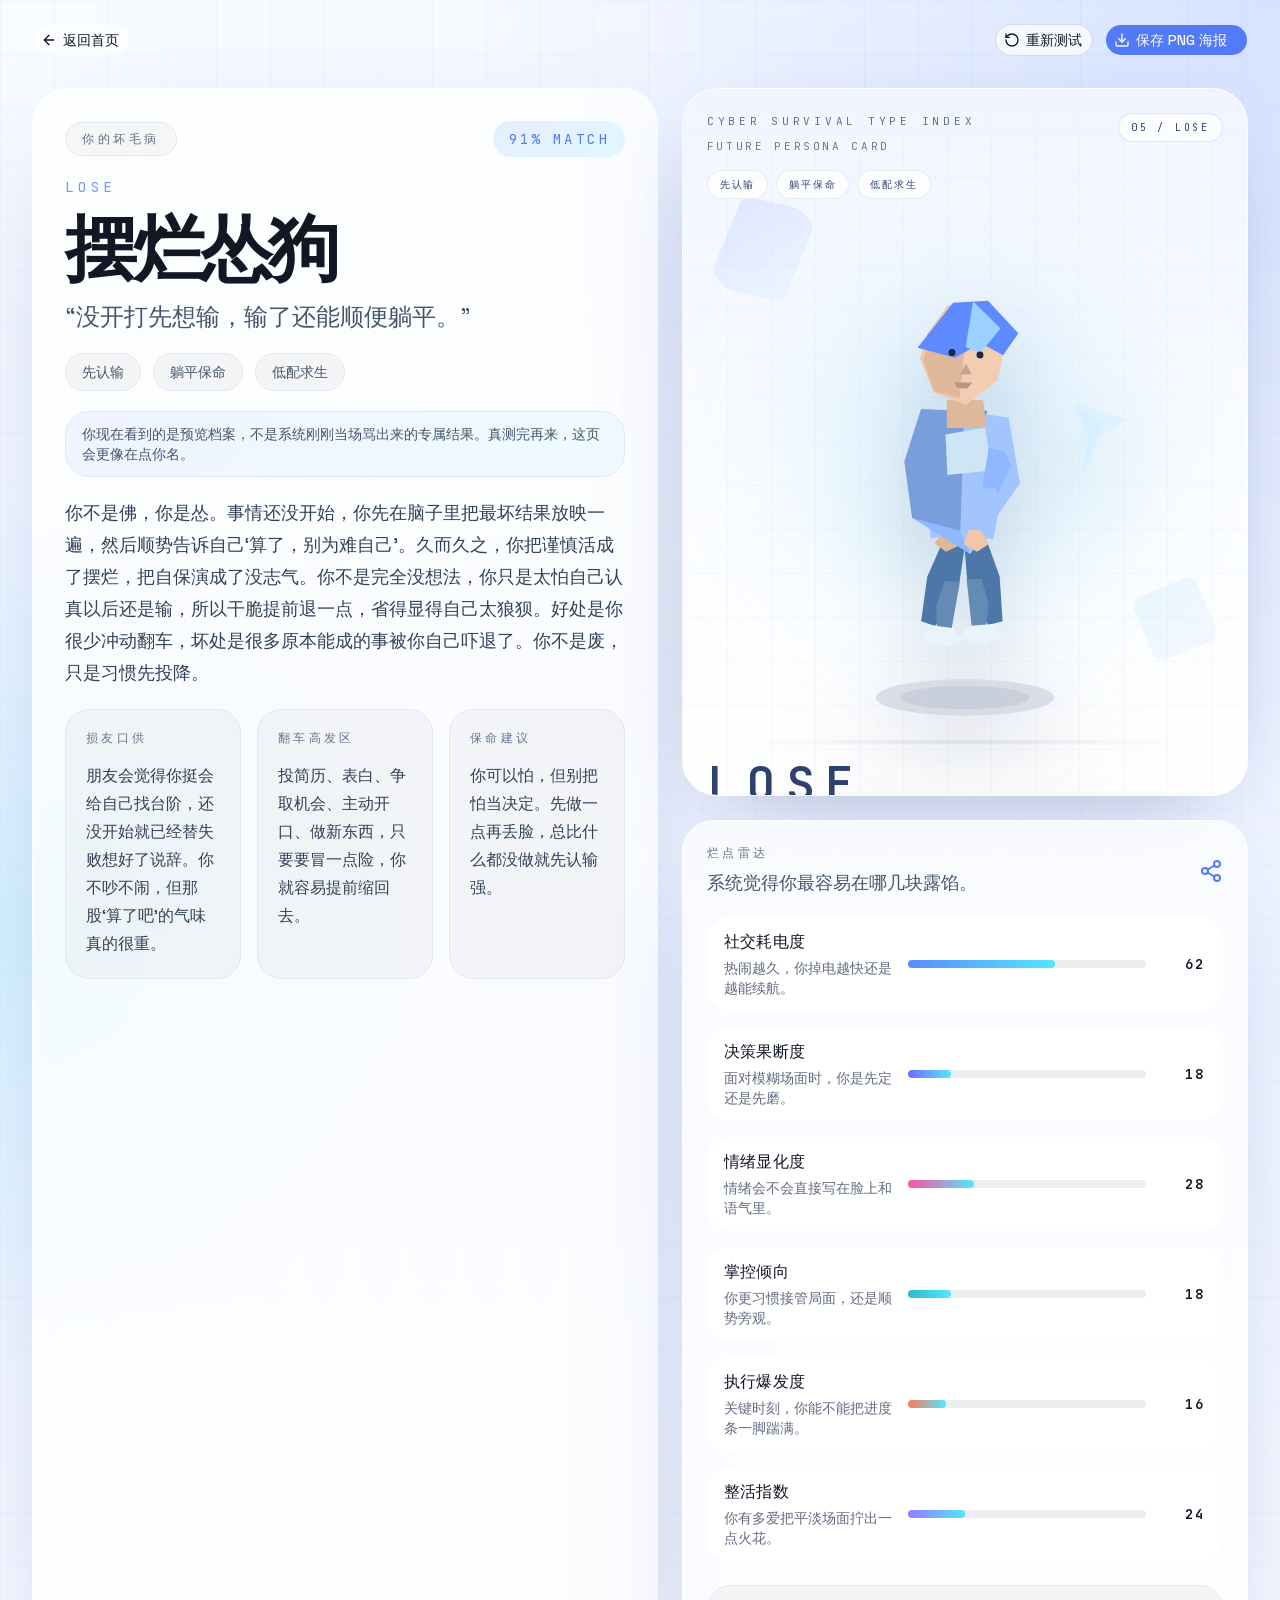
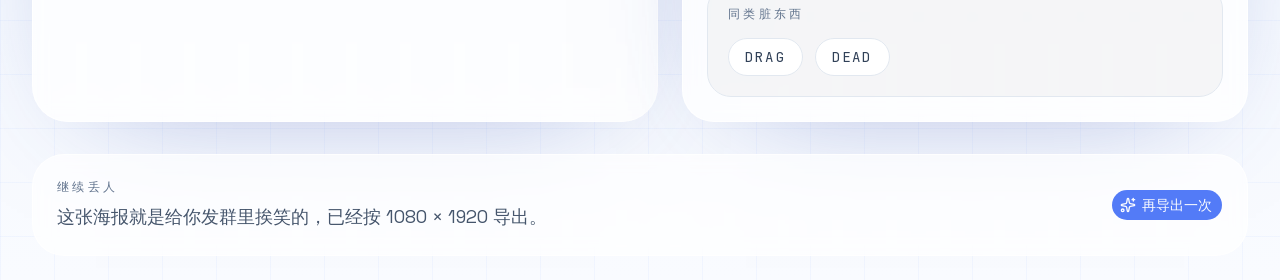
<file: result/lose/index.html>
<!DOCTYPE html><!--bsSjwY3h05oK_3nTK7yjF--><html class="__variable_dd5b2f __variable_3c557b" lang="zh-CN"><head><meta charSet="utf-8"/><meta name="viewport" content="width=device-width, initial-scale=1"/><link rel="preload" as="image" href="/personas/lose.svg"/><link rel="stylesheet" href="/_next/static/css/4e9671281f2441b7.css" data-precedence="next"/><link rel="preload" as="script" fetchPriority="low" href="/_next/static/chunks/webpack-aa9e090bf3495cf2.js"/><script src="/_next/static/chunks/4bd1b696-c023c6e3521b1417.js" async=""></script><script src="/_next/static/chunks/255-dda36e826969d334.js" async=""></script><script src="/_next/static/chunks/main-app-dc7338d2f887b218.js" async=""></script><script src="/_next/static/chunks/720-b47c826a5d7b7b8c.js" async=""></script><script src="/_next/static/chunks/app/layout-4c9aa68f6faf780e.js" async=""></script><script src="/_next/static/chunks/683-a47efe919de3a7f5.js" async=""></script><script src="/_next/static/chunks/app/not-found-e7ae4239d76e6bd1.js" async=""></script><script src="/_next/static/chunks/293-137b7233e4b34a96.js" async=""></script><script src="/_next/static/chunks/356-103228ef4feecd44.js" async=""></script><script src="/_next/static/chunks/608-4247036f8e5393a6.js" async=""></script><script src="/_next/static/chunks/574-d84a7f291f44a8c5.js" async=""></script><script src="/_next/static/chunks/app/result/%5Btype%5D/page-ace7f0376db38435.js" async=""></script><meta name="theme-color" media="(prefers-color-scheme: light)" content="#f8fbff"/><meta name="theme-color" media="(prefers-color-scheme: dark)" content="#08111f"/><meta name="color-scheme" content="light dark"/><title>LOSE｜摆烂怂狗｜赛博人格测试</title><meta name="description" content="没开打先想输，输了还能顺便躺平。 这是一份来自 赛博生存型人格测试 的原创人格档案。"/><meta name="application-name" content="赛博人格测试"/><meta name="keywords" content="赛博生存型人格测试,原创人格测试,娱乐测试,人格海报,趣味测试"/><link rel="canonical" href="http://localhost:3000/"/><meta property="og:title" content="赛博生存型人格测试｜你的生存姿势，系统已经记下"/><meta property="og:description" content="不是心理诊断，是一份适合截图转发的损人档案。21 道原创题，测出你的坏毛病、6 维评分和专属海报。"/><meta property="og:site_name" content="赛博生存型人格测试"/><meta property="og:locale" content="zh_CN"/><meta property="og:image:type" content="image/png"/><meta property="og:image" content="http://localhost:3000/opengraph-image?ab05120aaabd31b1"/><meta property="og:image:width" content="1200"/><meta property="og:image:height" content="630"/><meta property="og:type" content="website"/><meta name="twitter:card" content="summary_large_image"/><meta name="twitter:title" content="赛博生存型人格测试｜你的生存姿势，系统已经记下"/><meta name="twitter:description" content="不是心理诊断，是一份适合截图转发的损人档案。21 道原创题，测出你的坏毛病、6 维评分和专属海报。"/><meta name="twitter:image:type" content="image/png"/><meta name="twitter:image" content="http://localhost:3000/twitter-image?ef7367f1c2747d04"/><meta name="twitter:image:width" content="1200"/><meta name="twitter:image:height" content="630"/><link rel="icon" href="/favicon.ico" type="image/x-icon" sizes="16x16"/><link rel="icon" href="/icon?462d05fa431cffe7" type="image/png" sizes="64x64"/><link rel="apple-touch-icon" href="/apple-icon?189c033954071405" type="image/png" sizes="180x180"/><script src="/_next/static/chunks/polyfills-42372ed130431b0a.js" noModule=""></script></head><body><div hidden=""><!--$--><!--/$--></div><script>((a,b,c,d,e,f,g,h)=>{let i=document.documentElement,j=["light","dark"];function k(b){var c;(Array.isArray(a)?a:[a]).forEach(a=>{let c="class"===a,d=c&&f?e.map(a=>f[a]||a):e;c?(i.classList.remove(...d),i.classList.add(f&&f[b]?f[b]:b)):i.setAttribute(a,b)}),c=b,h&&j.includes(c)&&(i.style.colorScheme=c)}if(d)k(d);else try{let a=localStorage.getItem(b)||c,d=g&&"system"===a?window.matchMedia("(prefers-color-scheme: dark)").matches?"dark":"light":a;k(d)}catch(a){}})("class","theme","light",null,["light","dark"],null,true,true)</script><div class="relative min-h-screen overflow-hidden bg-[linear-gradient(180deg,#f8fbff_0%,#eef4ff_48%,#f9fbff_100%)]"><div class="absolute inset-0 bg-[radial-gradient(circle_at_top_right,_rgba(93,139,255,0.22),_transparent_36%),radial-gradient(circle_at_left,_rgba(83,230,255,0.16),_transparent_28%)]"></div><div class="absolute inset-0 bg-[linear-gradient(rgba(90,140,255,0.05)_1px,transparent_1px),linear-gradient(90deg,rgba(90,140,255,0.05)_1px,transparent_1px)] bg-[size:54px_54px]"></div><main class="relative mx-auto flex w-full max-w-7xl flex-col px-4 py-6 sm:px-6 lg:px-8"><div class="flex flex-wrap items-center justify-between gap-4"><a class="group/button inline-flex shrink-0 items-center justify-center rounded-lg border border-transparent bg-clip-padding text-sm font-medium whitespace-nowrap transition-all outline-none select-none focus-visible:border-ring focus-visible:ring-3 focus-visible:ring-ring/50 active:not-aria-[haspopup]:translate-y-px disabled:pointer-events-none disabled:opacity-50 aria-invalid:border-destructive aria-invalid:ring-3 aria-invalid:ring-destructive/20 dark:aria-invalid:border-destructive/50 dark:aria-invalid:ring-destructive/40 [&amp;_svg]:pointer-events-none [&amp;_svg]:shrink-0 [&amp;_svg:not([class*=&#x27;size-&#x27;])]:size-4 border-border bg-background hover:bg-muted hover:text-foreground aria-expanded:bg-muted aria-expanded:text-foreground dark:border-input dark:bg-input/30 dark:hover:bg-input/50 h-8 gap-1.5 px-2.5 has-data-[icon=inline-end]:pr-2 has-data-[icon=inline-start]:pl-2 rounded-full bg-white/72" href="/"><svg xmlns="http://www.w3.org/2000/svg" width="24" height="24" viewBox="0 0 24 24" fill="none" stroke="currentColor" stroke-width="2" stroke-linecap="round" stroke-linejoin="round" class="lucide lucide-arrow-left" aria-hidden="true" data-icon="inline-start"><path d="m12 19-7-7 7-7"></path><path d="M19 12H5"></path></svg>返回首页</a><div class="flex flex-wrap gap-3"><button type="button" tabindex="0" data-slot="button" class="group/button inline-flex shrink-0 items-center justify-center border bg-clip-padding text-sm font-medium whitespace-nowrap transition-all outline-none select-none focus-visible:border-ring focus-visible:ring-3 focus-visible:ring-ring/50 active:not-aria-[haspopup]:translate-y-px disabled:pointer-events-none disabled:opacity-50 aria-invalid:border-destructive aria-invalid:ring-3 aria-invalid:ring-destructive/20 dark:aria-invalid:border-destructive/50 dark:aria-invalid:ring-destructive/40 [&amp;_svg]:pointer-events-none [&amp;_svg]:shrink-0 [&amp;_svg:not([class*=&#x27;size-&#x27;])]:size-4 border-border hover:bg-muted hover:text-foreground aria-expanded:bg-muted aria-expanded:text-foreground dark:border-input dark:bg-input/30 dark:hover:bg-input/50 h-8 gap-1.5 px-2.5 has-data-[icon=inline-end]:pr-2 has-data-[icon=inline-start]:pl-2 rounded-full bg-white/72"><svg xmlns="http://www.w3.org/2000/svg" width="24" height="24" viewBox="0 0 24 24" fill="none" stroke="currentColor" stroke-width="2" stroke-linecap="round" stroke-linejoin="round" class="lucide lucide-rotate-ccw" aria-hidden="true" data-icon="inline-start"><path d="M3 12a9 9 0 1 0 9-9 9.75 9.75 0 0 0-6.74 2.74L3 8"></path><path d="M3 3v5h5"></path></svg>重新测试</button><button type="button" tabindex="0" data-slot="button" class="group/button inline-flex shrink-0 items-center justify-center border border-transparent bg-clip-padding text-sm font-medium whitespace-nowrap transition-all outline-none select-none focus-visible:border-ring focus-visible:ring-3 focus-visible:ring-ring/50 active:not-aria-[haspopup]:translate-y-px disabled:pointer-events-none disabled:opacity-50 aria-invalid:border-destructive aria-invalid:ring-3 aria-invalid:ring-destructive/20 dark:aria-invalid:border-destructive/50 dark:aria-invalid:ring-destructive/40 [&amp;_svg]:pointer-events-none [&amp;_svg]:shrink-0 [&amp;_svg:not([class*=&#x27;size-&#x27;])]:size-4 bg-primary text-primary-foreground [a]:hover:bg-primary/80 h-8 gap-1.5 has-data-[icon=inline-end]:pr-2 has-data-[icon=inline-start]:pl-2 rounded-full px-5"><svg xmlns="http://www.w3.org/2000/svg" width="24" height="24" viewBox="0 0 24 24" fill="none" stroke="currentColor" stroke-width="2" stroke-linecap="round" stroke-linejoin="round" class="lucide lucide-download" aria-hidden="true" data-icon="inline-start"><path d="M12 15V3"></path><path d="M21 15v4a2 2 0 0 1-2 2H5a2 2 0 0 1-2-2v-4"></path><path d="m7 10 5 5 5-5"></path></svg>保存 PNG 海报</button></div></div><section class="mt-8 grid gap-6 lg:grid-cols-[1.05fr_0.95fr]"><div class="flex flex-col gap-5 rounded-[2.25rem] border border-white/70 bg-white/70 p-6 shadow-[0_30px_120px_-64px_rgba(54,79,170,0.5)] backdrop-blur-sm sm:p-8" style="opacity:0;transform:translateY(16px)"><div class="flex flex-wrap items-center justify-between gap-4"><div class="rounded-full border border-slate-200 bg-slate-950/[0.03] px-4 py-2 font-mono text-xs uppercase tracking-[0.3em] text-muted-foreground">你的坏毛病</div><div class="rounded-full bg-[linear-gradient(135deg,rgba(93,139,255,0.14),rgba(83,230,255,0.16))] px-4 py-2 font-mono text-sm uppercase tracking-[0.22em] text-primary">91<!-- -->% MATCH</div></div><div class="flex flex-col gap-4"><span class="font-mono text-sm uppercase tracking-[0.34em] text-primary/80">LOSE</span><h1 class="text-5xl font-semibold leading-none tracking-[-0.06em] text-foreground sm:text-7xl">摆烂怂狗</h1><p class="max-w-3xl text-xl leading-8 text-slate-600 sm:text-2xl">“<!-- -->没开打先想输，输了还能顺便躺平。<!-- -->”</p></div><div class="flex flex-wrap gap-3"><span class="rounded-full border border-slate-200 bg-slate-950/[0.03] px-4 py-2 text-sm text-slate-600">先认输</span><span class="rounded-full border border-slate-200 bg-slate-950/[0.03] px-4 py-2 text-sm text-slate-600">躺平保命</span><span class="rounded-full border border-slate-200 bg-slate-950/[0.03] px-4 py-2 text-sm text-slate-600">低配求生</span></div><div class="rounded-[1.5rem] border border-slate-200 bg-[linear-gradient(135deg,rgba(93,139,255,0.08),rgba(83,230,255,0.08))] px-4 py-3 text-sm text-slate-600">你现在看到的是预览档案，不是系统刚刚当场骂出来的专属结果。真测完再来，这页会更像在点你名。</div><p class="max-w-3xl text-lg leading-8 text-slate-700">你不是佛，你是怂。事情还没开始，你先在脑子里把最坏结果放映一遍，然后顺势告诉自己‘算了，别为难自己’。久而久之，你把谨慎活成了摆烂，把自保演成了没志气。你不是完全没想法，你只是太怕自己认真以后还是输，所以干脆提前退一点，省得显得自己太狼狈。好处是你很少冲动翻车，坏处是很多原本能成的事被你自己吓退了。你不是废，只是习惯先投降。</p><div class="grid gap-4 md:grid-cols-3"><div class="rounded-[1.5rem] border border-slate-200 bg-slate-950/[0.03] p-5"><p class="font-mono text-xs uppercase tracking-[0.28em] text-slate-500">损友口供</p><p class="mt-4 text-base leading-7 text-slate-700">朋友会觉得你挺会给自己找台阶，还没开始就已经替失败想好了说辞。你不吵不闹，但那股‘算了吧’的气味真的很重。</p></div><div class="rounded-[1.5rem] border border-slate-200 bg-slate-950/[0.03] p-5"><p class="font-mono text-xs uppercase tracking-[0.28em] text-slate-500">翻车高发区</p><p class="mt-4 text-base leading-7 text-slate-700">投简历、表白、争取机会、主动开口、做新东西，只要要冒一点险，你就容易提前缩回去。</p></div><div class="rounded-[1.5rem] border border-slate-200 bg-slate-950/[0.03] p-5"><p class="font-mono text-xs uppercase tracking-[0.28em] text-slate-500">保命建议</p><p class="mt-4 text-base leading-7 text-slate-700">你可以怕，但别把怕当决定。先做一点再丢脸，总比什么都没做就先认输强。</p></div></div></div><div class="flex flex-col gap-6" style="opacity:0;transform:translateY(18px)"><div class="relative overflow-hidden border border-white/70 shadow-[0_24px_90px_-42px_rgba(66,84,144,0.55)] backdrop-blur-sm aspect-[4/5] w-full rounded-[2.25rem]" style="background:linear-gradient(180deg, #f1f5ff 0%, #fafcff 54%, #ffffff 100%)"><div class="absolute inset-0 opacity-60" style="background-image:linear-gradient(#d8e3ff55 1px, transparent 1px), linear-gradient(90deg, #d8e3ff55 1px, transparent 1px);background-size:44px 44px"></div><div class="absolute left-1/2 top-[16%] size-[72%] -translate-x-1/2 rounded-full blur-3xl" style="background:radial-gradient(circle, #82d8ff55 0%, transparent 68%)"></div><div class="absolute left-8 top-28 h-24 w-24 rotate-12 rounded-[2rem] opacity-50" style="background:linear-gradient(135deg, #6b92ff55, #82d8ff22);clip-path:polygon(18% 0%, 100% 0%, 82% 100%, 0% 100%)"></div><div class="absolute bottom-34 right-8 h-20 w-20 -rotate-12 rounded-[2rem] opacity-45" style="background:linear-gradient(135deg, #82d8ff55, #6b92ff22);clip-path:polygon(0% 16%, 84% 0%, 100% 84%, 16% 100%)"></div><div class="relative flex h-full flex-col p-5 sm:p-6"><div class="flex items-start justify-between gap-4"><div class="flex flex-col gap-2"><span class="font-mono text-[11px] uppercase tracking-[0.34em] opacity-75" style="color:#30436f">cyber survival type index</span><span class="font-mono text-[11px] uppercase tracking-[0.24em] opacity-70" style="color:#30436f">future persona card</span></div><span class="rounded-full border bg-white/72 px-3 py-1.5 font-mono text-[10px] uppercase tracking-[0.28em]" style="border-color:#30436f22;color:#30436f">05 / LOSE</span></div><div class="mt-4 flex flex-wrap gap-2"><span class="rounded-full border bg-white/78 px-3 py-1.5 font-mono text-[10px] uppercase tracking-[0.18em]" style="border-color:#30436f18;color:#30436f">先认输</span><span class="rounded-full border bg-white/78 px-3 py-1.5 font-mono text-[10px] uppercase tracking-[0.18em]" style="border-color:#30436f18;color:#30436f">躺平保命</span><span class="rounded-full border bg-white/78 px-3 py-1.5 font-mono text-[10px] uppercase tracking-[0.18em]" style="border-color:#30436f18;color:#30436f">低配求生</span></div><div class="relative flex flex-1 items-end justify-center px-2 pb-2 pt-6"><div class="absolute inset-x-6 bottom-6 h-8 rounded-full blur-2xl" style="background:radial-gradient(circle, #30436f20 0%, transparent 70%)"></div><div class="absolute inset-x-8 bottom-4 h-1 rounded-full opacity-55" style="background:linear-gradient(90deg, transparent, #30436f28, transparent)"></div><div class="relative z-10 h-full w-full max-w-[86%]"><img alt="LOSE 摆烂怂狗 低多边形人格图" draggable="false" loading="eager" width="520" height="640" decoding="async" data-nimg="1" class="h-full w-full object-contain drop-shadow-[0_34px_42px_rgba(32,48,92,0.16)]" style="color:transparent" src="/personas/lose.svg"/></div></div><div class="flex items-end justify-between gap-4"><div class="flex flex-col"><span class="font-mono text-4xl font-semibold uppercase tracking-[0.22em] sm:text-5xl" style="color:#30436f">LOSE</span><span class="text-lg font-semibold tracking-[-0.04em] sm:text-2xl" style="color:#30436f">摆烂怂狗</span></div><div class="flex flex-col items-end gap-1"><span class="font-mono text-[10px] uppercase tracking-[0.26em] opacity-75" style="color:#30436f">low poly flat svg</span><span class="font-mono text-[10px] uppercase tracking-[0.26em]" style="color:#6b92ff">drop / slump / fold</span></div></div></div></div><div class="rounded-[2rem] border border-white/72 bg-white/70 p-6 shadow-[0_30px_120px_-64px_rgba(54,79,170,0.5)] backdrop-blur-sm"><div class="mb-5 flex items-center justify-between gap-4"><div><p class="font-mono text-xs uppercase tracking-[0.28em] text-slate-500">烂点雷达</p><p class="mt-2 text-lg text-slate-600">系统觉得你最容易在哪几块露馅。</p></div><svg xmlns="http://www.w3.org/2000/svg" width="24" height="24" viewBox="0 0 24 24" fill="none" stroke="currentColor" stroke-width="2" stroke-linecap="round" stroke-linejoin="round" class="lucide lucide-share2 lucide-share-2 text-primary" aria-hidden="true"><circle cx="18" cy="5" r="3"></circle><circle cx="6" cy="12" r="3"></circle><circle cx="18" cy="19" r="3"></circle><line x1="8.59" x2="15.42" y1="13.51" y2="17.49"></line><line x1="15.41" x2="8.59" y1="6.51" y2="10.49"></line></svg></div><div class="flex flex-col gap-4"><div class="grid items-center gap-3 rounded-[1.5rem] border border-white/55 bg-white/66 px-4 py-3 backdrop-blur-sm grid-cols-[1fr_auto] md:grid-cols-[172px_1fr_48px]"><div class="flex flex-col gap-1"><span class="font-medium tracking-[0.02em] text-foreground">社交耗电度</span><span class="text-sm leading-5 text-muted-foreground">热闹越久，你掉电越快还是越能续航。</span></div><div class="col-span-full h-2 rounded-full bg-[rgba(16,31,78,0.08)] md:col-span-1"><div class="h-full rounded-full transition-[width]" style="width:62%;background:linear-gradient(90deg, #5a8cff, #53e6ff)"></div></div><div class="justify-self-end font-mono text-sm font-semibold tracking-[0.18em] text-foreground">62</div></div><div class="grid items-center gap-3 rounded-[1.5rem] border border-white/55 bg-white/66 px-4 py-3 backdrop-blur-sm grid-cols-[1fr_auto] md:grid-cols-[172px_1fr_48px]"><div class="flex flex-col gap-1"><span class="font-medium tracking-[0.02em] text-foreground">决策果断度</span><span class="text-sm leading-5 text-muted-foreground">面对模糊场面时，你是先定还是先磨。</span></div><div class="col-span-full h-2 rounded-full bg-[rgba(16,31,78,0.08)] md:col-span-1"><div class="h-full rounded-full transition-[width]" style="width:18%;background:linear-gradient(90deg, #6f6dff, #53e6ff)"></div></div><div class="justify-self-end font-mono text-sm font-semibold tracking-[0.18em] text-foreground">18</div></div><div class="grid items-center gap-3 rounded-[1.5rem] border border-white/55 bg-white/66 px-4 py-3 backdrop-blur-sm grid-cols-[1fr_auto] md:grid-cols-[172px_1fr_48px]"><div class="flex flex-col gap-1"><span class="font-medium tracking-[0.02em] text-foreground">情绪显化度</span><span class="text-sm leading-5 text-muted-foreground">情绪会不会直接写在脸上和语气里。</span></div><div class="col-span-full h-2 rounded-full bg-[rgba(16,31,78,0.08)] md:col-span-1"><div class="h-full rounded-full transition-[width]" style="width:28%;background:linear-gradient(90deg, #ff4fa4, #53e6ff)"></div></div><div class="justify-self-end font-mono text-sm font-semibold tracking-[0.18em] text-foreground">28</div></div><div class="grid items-center gap-3 rounded-[1.5rem] border border-white/55 bg-white/66 px-4 py-3 backdrop-blur-sm grid-cols-[1fr_auto] md:grid-cols-[172px_1fr_48px]"><div class="flex flex-col gap-1"><span class="font-medium tracking-[0.02em] text-foreground">掌控倾向</span><span class="text-sm leading-5 text-muted-foreground">你更习惯接管局面，还是顺势旁观。</span></div><div class="col-span-full h-2 rounded-full bg-[rgba(16,31,78,0.08)] md:col-span-1"><div class="h-full rounded-full transition-[width]" style="width:18%;background:linear-gradient(90deg, #2ebac6, #53e6ff)"></div></div><div class="justify-self-end font-mono text-sm font-semibold tracking-[0.18em] text-foreground">18</div></div><div class="grid items-center gap-3 rounded-[1.5rem] border border-white/55 bg-white/66 px-4 py-3 backdrop-blur-sm grid-cols-[1fr_auto] md:grid-cols-[172px_1fr_48px]"><div class="flex flex-col gap-1"><span class="font-medium tracking-[0.02em] text-foreground">执行爆发度</span><span class="text-sm leading-5 text-muted-foreground">关键时刻，你能不能把进度条一脚踹满。</span></div><div class="col-span-full h-2 rounded-full bg-[rgba(16,31,78,0.08)] md:col-span-1"><div class="h-full rounded-full transition-[width]" style="width:16%;background:linear-gradient(90deg, #ff7b54, #53e6ff)"></div></div><div class="justify-self-end font-mono text-sm font-semibold tracking-[0.18em] text-foreground">16</div></div><div class="grid items-center gap-3 rounded-[1.5rem] border border-white/55 bg-white/66 px-4 py-3 backdrop-blur-sm grid-cols-[1fr_auto] md:grid-cols-[172px_1fr_48px]"><div class="flex flex-col gap-1"><span class="font-medium tracking-[0.02em] text-foreground">整活指数</span><span class="text-sm leading-5 text-muted-foreground">你有多爱把平淡场面拧出一点火花。</span></div><div class="col-span-full h-2 rounded-full bg-[rgba(16,31,78,0.08)] md:col-span-1"><div class="h-full rounded-full transition-[width]" style="width:24%;background:linear-gradient(90deg, #8f7cff, #53e6ff)"></div></div><div class="justify-self-end font-mono text-sm font-semibold tracking-[0.18em] text-foreground">24</div></div></div><div class="mt-6 rounded-[1.5rem] border border-slate-200 bg-slate-950/[0.03] p-5"><p class="font-mono text-xs uppercase tracking-[0.28em] text-slate-500">同类脏东西</p><div class="mt-4 flex flex-wrap gap-3"><span class="rounded-full border border-slate-200 bg-white px-4 py-2 font-mono text-sm tracking-[0.16em] text-slate-700">DRAG</span><span class="rounded-full border border-slate-200 bg-white px-4 py-2 font-mono text-sm tracking-[0.16em] text-slate-700">DEAD</span></div></div></div></div></section><section class="mt-8 rounded-[2rem] border border-white/72 bg-white/70 p-5 shadow-[0_30px_120px_-64px_rgba(54,79,170,0.5)] backdrop-blur-sm sm:p-6"><div class="flex flex-wrap items-center justify-between gap-4"><div><p class="font-mono text-xs uppercase tracking-[0.28em] text-slate-500">继续丢人</p><p class="mt-2 text-lg text-slate-600">这张海报就是给你发群里挨笑的，已经按 1080 × 1920 导出。</p></div><button type="button" tabindex="0" data-slot="button" class="group/button inline-flex shrink-0 items-center justify-center rounded-lg border border-transparent bg-clip-padding text-sm font-medium whitespace-nowrap transition-all outline-none select-none focus-visible:border-ring focus-visible:ring-3 focus-visible:ring-ring/50 active:not-aria-[haspopup]:translate-y-px disabled:pointer-events-none disabled:opacity-50 aria-invalid:border-destructive aria-invalid:ring-3 aria-invalid:ring-destructive/20 dark:aria-invalid:border-destructive/50 dark:aria-invalid:ring-destructive/40 [&amp;_svg]:pointer-events-none [&amp;_svg]:shrink-0 [&amp;_svg:not([class*=&#x27;size-&#x27;])]:size-4 bg-primary text-primary-foreground [a]:hover:bg-primary/80 h-8 gap-1.5 px-2.5 has-data-[icon=inline-end]:pr-2 has-data-[icon=inline-start]:pl-2"><svg xmlns="http://www.w3.org/2000/svg" width="24" height="24" viewBox="0 0 24 24" fill="none" stroke="currentColor" stroke-width="2" stroke-linecap="round" stroke-linejoin="round" class="lucide lucide-sparkles" aria-hidden="true" data-icon="inline-start"><path d="M11.017 2.814a1 1 0 0 1 1.966 0l1.051 5.558a2 2 0 0 0 1.594 1.594l5.558 1.051a1 1 0 0 1 0 1.966l-5.558 1.051a2 2 0 0 0-1.594 1.594l-1.051 5.558a1 1 0 0 1-1.966 0l-1.051-5.558a2 2 0 0 0-1.594-1.594l-5.558-1.051a1 1 0 0 1 0-1.966l5.558-1.051a2 2 0 0 0 1.594-1.594z"></path><path d="M20 2v4"></path><path d="M22 4h-4"></path><circle cx="4" cy="20" r="2"></circle></svg>再导出一次</button></div></section></main><div aria-hidden="true" class="pointer-events-none fixed left-[-9999px] top-0 opacity-100"><div><div class="relative overflow-hidden rounded-[64px] border border-white/70 bg-[#f6f9ff] text-slate-950" style="width:1080px;height:1920px"><div class="absolute inset-0 bg-[radial-gradient(circle_at_top,_rgba(88,130,255,0.22),_transparent_42%),linear-gradient(180deg,#fbfdff_0%,#eef4ff_100%)]"></div><div class="absolute inset-0 bg-[linear-gradient(rgba(90,140,255,0.06)_1px,transparent_1px),linear-gradient(90deg,rgba(90,140,255,0.06)_1px,transparent_1px)] bg-[size:54px_54px]"></div><div class="relative flex h-full flex-col gap-10 p-16"><div class="flex items-start justify-between"><div class="flex flex-col gap-3"><span class="font-mono text-xl uppercase tracking-[0.42em] text-slate-500">Cyber Roast File</span><h1 class="text-[88px] font-semibold tracking-[-0.06em] text-slate-950">赛博生存型人格测试</h1><p class="max-w-3xl text-[34px] leading-[1.45] text-slate-600">不是鉴定书，是一份会被朋友截图转发的缺德档案。</p></div><div class="rounded-full border border-slate-300/70 bg-white/82 px-6 py-3 font-mono text-2xl tracking-[0.26em] text-slate-700">91<!-- -->% MATCH</div></div><div class="grid flex-1 grid-cols-[420px_1fr] gap-10"><div class="relative overflow-hidden border border-white/70 shadow-[0_24px_90px_-42px_rgba(66,84,144,0.55)] backdrop-blur-sm h-full rounded-[48px]" style="background:linear-gradient(180deg, #f1f5ff 0%, #fafcff 54%, #ffffff 100%)"><div class="absolute inset-0 opacity-60" style="background-image:linear-gradient(#d8e3ff55 1px, transparent 1px), linear-gradient(90deg, #d8e3ff55 1px, transparent 1px);background-size:44px 44px"></div><div class="absolute left-1/2 top-[16%] size-[72%] -translate-x-1/2 rounded-full blur-3xl" style="background:radial-gradient(circle, #82d8ff55 0%, transparent 68%)"></div><div class="absolute left-8 top-28 h-24 w-24 rotate-12 rounded-[2rem] opacity-50" style="background:linear-gradient(135deg, #6b92ff55, #82d8ff22);clip-path:polygon(18% 0%, 100% 0%, 82% 100%, 0% 100%)"></div><div class="absolute bottom-34 right-8 h-20 w-20 -rotate-12 rounded-[2rem] opacity-45" style="background:linear-gradient(135deg, #82d8ff55, #6b92ff22);clip-path:polygon(0% 16%, 84% 0%, 100% 84%, 16% 100%)"></div><div class="relative flex h-full flex-col p-5 sm:p-6"><div class="flex items-start justify-between gap-4"><div class="flex flex-col gap-2"><span class="font-mono text-[11px] uppercase tracking-[0.34em] opacity-75" style="color:#30436f">cyber survival type index</span><span class="font-mono text-[11px] uppercase tracking-[0.24em] opacity-70" style="color:#30436f">share export</span></div><span class="rounded-full border bg-white/72 px-3 py-1.5 font-mono text-[10px] uppercase tracking-[0.28em]" style="border-color:#30436f22;color:#30436f">05 / LOSE</span></div><div class="mt-4 flex flex-wrap gap-2"><span class="rounded-full border bg-white/78 px-3 py-1.5 font-mono text-[10px] uppercase tracking-[0.18em]" style="border-color:#30436f18;color:#30436f">先认输</span><span class="rounded-full border bg-white/78 px-3 py-1.5 font-mono text-[10px] uppercase tracking-[0.18em]" style="border-color:#30436f18;color:#30436f">躺平保命</span><span class="rounded-full border bg-white/78 px-3 py-1.5 font-mono text-[10px] uppercase tracking-[0.18em]" style="border-color:#30436f18;color:#30436f">低配求生</span></div><div class="relative flex flex-1 items-end justify-center px-2 pb-2 pt-6"><div class="absolute inset-x-6 bottom-6 h-8 rounded-full blur-2xl" style="background:radial-gradient(circle, #30436f20 0%, transparent 70%)"></div><div class="absolute inset-x-8 bottom-4 h-1 rounded-full opacity-55" style="background:linear-gradient(90deg, transparent, #30436f28, transparent)"></div><div class="relative z-10 h-full w-full max-w-[86%]"><img alt="LOSE 摆烂怂狗 低多边形人格图" draggable="false" loading="eager" width="520" height="640" decoding="async" data-nimg="1" class="h-full w-full object-contain drop-shadow-[0_34px_42px_rgba(32,48,92,0.16)]" style="color:transparent" src="/personas/lose.svg"/></div></div><div class="flex items-end justify-between gap-4"><div class="flex flex-col"><span class="font-mono text-4xl font-semibold uppercase tracking-[0.22em] sm:text-5xl" style="color:#30436f">LOSE</span><span class="text-lg font-semibold tracking-[-0.04em] sm:text-2xl" style="color:#30436f">摆烂怂狗</span></div><div class="flex flex-col items-end gap-1"><span class="font-mono text-[10px] uppercase tracking-[0.26em] opacity-75" style="color:#30436f">low poly flat svg</span><span class="font-mono text-[10px] uppercase tracking-[0.26em]" style="color:#6b92ff">drop / slump / fold</span></div></div></div></div><div class="flex flex-col gap-8 rounded-[48px] border border-white/70 bg-white/72 p-10 shadow-[0_30px_120px_-52px_rgba(66,84,144,0.45)]"><div class="flex items-end justify-between gap-6"><div class="flex flex-col gap-3"><span class="font-mono text-2xl uppercase tracking-[0.3em] text-slate-500">LOSE</span><h2 class="text-[76px] font-semibold tracking-[-0.05em]">摆烂怂狗</h2></div><div class="flex gap-3"><span class="rounded-full border border-slate-300/70 bg-slate-950/[0.03] px-4 py-2 text-xl text-slate-700">先认输</span><span class="rounded-full border border-slate-300/70 bg-slate-950/[0.03] px-4 py-2 text-xl text-slate-700">躺平保命</span><span class="rounded-full border border-slate-300/70 bg-slate-950/[0.03] px-4 py-2 text-xl text-slate-700">低配求生</span></div></div><div class="rounded-[36px] bg-[linear-gradient(135deg,rgba(93,139,255,0.14),rgba(83,230,255,0.16))] px-8 py-7"><p class="text-[42px] font-medium leading-[1.3] tracking-[-0.03em] text-slate-900">“<!-- -->没开打先想输，输了还能顺便躺平。<!-- -->”</p></div><div class="flex flex-col gap-6"><div class="flex items-center justify-between"><span class="font-mono text-2xl uppercase tracking-[0.26em] text-slate-500">roast radar</span><span class="text-2xl text-slate-500">系统觉得你最容易在哪几块露馅。</span></div><div class="flex flex-col gap-4"><div class="grid items-center gap-3 rounded-[1.5rem] border border-white/55 bg-white/66 px-4 py-3 backdrop-blur-sm grid-cols-[1fr_auto] sm:grid-cols-[152px_1fr_40px]"><div class="flex flex-col gap-1"><span class="font-medium tracking-[0.02em] text-foreground">社交耗电度</span></div><div class="col-span-full h-2 rounded-full bg-[rgba(16,31,78,0.08)] md:col-span-1"><div class="h-full rounded-full transition-[width]" style="width:62%;background:linear-gradient(90deg, #5a8cff, #53e6ff)"></div></div><div class="justify-self-end font-mono text-sm font-semibold tracking-[0.18em] text-foreground">62</div></div><div class="grid items-center gap-3 rounded-[1.5rem] border border-white/55 bg-white/66 px-4 py-3 backdrop-blur-sm grid-cols-[1fr_auto] sm:grid-cols-[152px_1fr_40px]"><div class="flex flex-col gap-1"><span class="font-medium tracking-[0.02em] text-foreground">决策果断度</span></div><div class="col-span-full h-2 rounded-full bg-[rgba(16,31,78,0.08)] md:col-span-1"><div class="h-full rounded-full transition-[width]" style="width:18%;background:linear-gradient(90deg, #6f6dff, #53e6ff)"></div></div><div class="justify-self-end font-mono text-sm font-semibold tracking-[0.18em] text-foreground">18</div></div><div class="grid items-center gap-3 rounded-[1.5rem] border border-white/55 bg-white/66 px-4 py-3 backdrop-blur-sm grid-cols-[1fr_auto] sm:grid-cols-[152px_1fr_40px]"><div class="flex flex-col gap-1"><span class="font-medium tracking-[0.02em] text-foreground">情绪显化度</span></div><div class="col-span-full h-2 rounded-full bg-[rgba(16,31,78,0.08)] md:col-span-1"><div class="h-full rounded-full transition-[width]" style="width:28%;background:linear-gradient(90deg, #ff4fa4, #53e6ff)"></div></div><div class="justify-self-end font-mono text-sm font-semibold tracking-[0.18em] text-foreground">28</div></div><div class="grid items-center gap-3 rounded-[1.5rem] border border-white/55 bg-white/66 px-4 py-3 backdrop-blur-sm grid-cols-[1fr_auto] sm:grid-cols-[152px_1fr_40px]"><div class="flex flex-col gap-1"><span class="font-medium tracking-[0.02em] text-foreground">掌控倾向</span></div><div class="col-span-full h-2 rounded-full bg-[rgba(16,31,78,0.08)] md:col-span-1"><div class="h-full rounded-full transition-[width]" style="width:18%;background:linear-gradient(90deg, #2ebac6, #53e6ff)"></div></div><div class="justify-self-end font-mono text-sm font-semibold tracking-[0.18em] text-foreground">18</div></div><div class="grid items-center gap-3 rounded-[1.5rem] border border-white/55 bg-white/66 px-4 py-3 backdrop-blur-sm grid-cols-[1fr_auto] sm:grid-cols-[152px_1fr_40px]"><div class="flex flex-col gap-1"><span class="font-medium tracking-[0.02em] text-foreground">执行爆发度</span></div><div class="col-span-full h-2 rounded-full bg-[rgba(16,31,78,0.08)] md:col-span-1"><div class="h-full rounded-full transition-[width]" style="width:16%;background:linear-gradient(90deg, #ff7b54, #53e6ff)"></div></div><div class="justify-self-end font-mono text-sm font-semibold tracking-[0.18em] text-foreground">16</div></div><div class="grid items-center gap-3 rounded-[1.5rem] border border-white/55 bg-white/66 px-4 py-3 backdrop-blur-sm grid-cols-[1fr_auto] sm:grid-cols-[152px_1fr_40px]"><div class="flex flex-col gap-1"><span class="font-medium tracking-[0.02em] text-foreground">整活指数</span></div><div class="col-span-full h-2 rounded-full bg-[rgba(16,31,78,0.08)] md:col-span-1"><div class="h-full rounded-full transition-[width]" style="width:24%;background:linear-gradient(90deg, #8f7cff, #53e6ff)"></div></div><div class="justify-self-end font-mono text-sm font-semibold tracking-[0.18em] text-foreground">24</div></div></div></div><div class="grid grid-cols-3 gap-6 pt-2"><div class="rounded-[32px] border border-slate-200 bg-slate-950/[0.03] p-6"><p class="font-mono text-lg uppercase tracking-[0.26em] text-slate-500">损友口供</p><p class="mt-4 text-[26px] leading-[1.55] text-slate-700">朋友会觉得你挺会给自己找台阶，还没开始就已经替失败想好了说辞。你不吵不闹，但那股‘算了吧’的气味真的很重。</p></div><div class="rounded-[32px] border border-slate-200 bg-slate-950/[0.03] p-6"><p class="font-mono text-lg uppercase tracking-[0.26em] text-slate-500">翻车高发区</p><p class="mt-4 text-[26px] leading-[1.55] text-slate-700">投简历、表白、争取机会、主动开口、做新东西，只要要冒一点险，你就容易提前缩回去。</p></div><div class="rounded-[32px] border border-slate-200 bg-slate-950/[0.03] p-6"><p class="font-mono text-lg uppercase tracking-[0.26em] text-slate-500">保命建议</p><p class="mt-4 text-[26px] leading-[1.55] text-slate-700">你可以怕，但别把怕当决定。先做一点再丢脸，总比什么都没做就先认输强。</p></div></div></div></div><div class="flex items-center justify-between rounded-[36px] border border-white/72 bg-white/76 px-8 py-6"><div class="flex flex-col gap-2"><span class="font-mono text-lg uppercase tracking-[0.26em] text-slate-500">generated roast</span><span class="text-[28px] text-slate-700">纯娱乐。拿去互损可以，别拿去判人生。</span></div><span class="font-mono text-xl tracking-[0.26em] text-slate-500">2026/4/10</span></div></div></div></div></div></div><!--$--><!--/$--><section aria-label="Notifications alt+T" tabindex="-1" aria-live="polite" aria-relevant="additions text" aria-atomic="false"></section><script src="/_next/static/chunks/webpack-aa9e090bf3495cf2.js" id="_R_" async=""></script><script>(self.__next_f=self.__next_f||[]).push([0])</script><script>self.__next_f.push([1,"1:\"$Sreact.fragment\"\n2:I[1023,[\"720\",\"static/chunks/720-b47c826a5d7b7b8c.js\",\"177\",\"static/chunks/app/layout-4c9aa68f6faf780e.js\"],\"Providers\"]\n3:I[9766,[],\"\"]\n4:I[8924,[],\"\"]\n5:I[8653,[\"683\",\"static/chunks/683-a47efe919de3a7f5.js\",\"345\",\"static/chunks/app/not-found-e7ae4239d76e6bd1.js\"],\"default\"]\n7:I[4431,[],\"OutletBoundary\"]\n9:I[5278,[],\"AsyncMetadataOutlet\"]\nb:I[4431,[],\"ViewportBoundary\"]\nd:I[4431,[],\"MetadataBoundary\"]\ne:\"$Sreact.suspense\"\n10:I[7150,[],\"\"]\n:HL[\"/_next/static/css/4e9671281f2441b7.css\",\"style\"]\n"])</script><script>self.__next_f.push([1,"0:{\"P\":null,\"b\":\"bsSjwY3h05oK_3nTK7yjF\",\"p\":\"\",\"c\":[\"\",\"result\",\"lose\",\"\"],\"i\":false,\"f\":[[[\"\",{\"children\":[\"result\",{\"children\":[[\"type\",\"lose\",\"d\"],{\"children\":[\"__PAGE__\",{}]}]}]},\"$undefined\",\"$undefined\",true],[\"\",[\"$\",\"$1\",\"c\",{\"children\":[[[\"$\",\"link\",\"0\",{\"rel\":\"stylesheet\",\"href\":\"/_next/static/css/4e9671281f2441b7.css\",\"precedence\":\"next\",\"crossOrigin\":\"$undefined\",\"nonce\":\"$undefined\"}]],[\"$\",\"html\",null,{\"className\":\"__variable_dd5b2f __variable_3c557b\",\"lang\":\"zh-CN\",\"suppressHydrationWarning\":true,\"children\":[\"$\",\"body\",null,{\"children\":[\"$\",\"$L2\",null,{\"children\":[\"$\",\"$L3\",null,{\"parallelRouterKey\":\"children\",\"error\":\"$undefined\",\"errorStyles\":\"$undefined\",\"errorScripts\":\"$undefined\",\"template\":[\"$\",\"$L4\",null,{}],\"templateStyles\":\"$undefined\",\"templateScripts\":\"$undefined\",\"notFound\":[[\"$\",\"$L5\",null,{}],[]],\"forbidden\":\"$undefined\",\"unauthorized\":\"$undefined\"}]}]}]}]]}],{\"children\":[\"result\",[\"$\",\"$1\",\"c\",{\"children\":[null,[\"$\",\"$L3\",null,{\"parallelRouterKey\":\"children\",\"error\":\"$undefined\",\"errorStyles\":\"$undefined\",\"errorScripts\":\"$undefined\",\"template\":[\"$\",\"$L4\",null,{}],\"templateStyles\":\"$undefined\",\"templateScripts\":\"$undefined\",\"notFound\":\"$undefined\",\"forbidden\":\"$undefined\",\"unauthorized\":\"$undefined\"}]]}],{\"children\":[[\"type\",\"lose\",\"d\"],[\"$\",\"$1\",\"c\",{\"children\":[null,[\"$\",\"$L3\",null,{\"parallelRouterKey\":\"children\",\"error\":\"$undefined\",\"errorStyles\":\"$undefined\",\"errorScripts\":\"$undefined\",\"template\":[\"$\",\"$L4\",null,{}],\"templateStyles\":\"$undefined\",\"templateScripts\":\"$undefined\",\"notFound\":\"$undefined\",\"forbidden\":\"$undefined\",\"unauthorized\":\"$undefined\"}]]}],{\"children\":[\"__PAGE__\",[\"$\",\"$1\",\"c\",{\"children\":[\"$L6\",null,[\"$\",\"$L7\",null,{\"children\":[\"$L8\",[\"$\",\"$L9\",null,{\"promise\":\"$@a\"}]]}]]}],{},null,false]},null,false]},null,false]},null,false],[\"$\",\"$1\",\"h\",{\"children\":[null,[[\"$\",\"$Lb\",null,{\"children\":\"$Lc\"}],null],[\"$\",\"$Ld\",null,{\"children\":[\"$\",\"div\",null,{\"hidden\":true,\"children\":[\"$\",\"$e\",null,{\"fallback\":null,\"children\":\"$Lf\"}]}]}]]}],false]],\"m\":\"$undefined\",\"G\":[\"$10\",[]],\"s\":false,\"S\":true}\n"])</script><script>self.__next_f.push([1,"11:I[9357,[\"683\",\"static/chunks/683-a47efe919de3a7f5.js\",\"293\",\"static/chunks/293-137b7233e4b34a96.js\",\"720\",\"static/chunks/720-b47c826a5d7b7b8c.js\",\"356\",\"static/chunks/356-103228ef4feecd44.js\",\"608\",\"static/chunks/608-4247036f8e5393a6.js\",\"574\",\"static/chunks/574-d84a7f291f44a8c5.js\",\"199\",\"static/chunks/app/result/%5Btype%5D/page-ace7f0376db38435.js\"],\"ResultExperience\"]\n6:[\"$\",\"$L11\",null,{\"code\":\"LOSE\"}]\n"])</script><script>self.__next_f.push([1,"c:[[\"$\",\"meta\",\"0\",{\"charSet\":\"utf-8\"}],[\"$\",\"meta\",\"1\",{\"name\":\"viewport\",\"content\":\"width=device-width, initial-scale=1\"}],[\"$\",\"meta\",\"2\",{\"name\":\"theme-color\",\"media\":\"(prefers-color-scheme: light)\",\"content\":\"#f8fbff\"}],[\"$\",\"meta\",\"3\",{\"name\":\"theme-color\",\"media\":\"(prefers-color-scheme: dark)\",\"content\":\"#08111f\"}],[\"$\",\"meta\",\"4\",{\"name\":\"color-scheme\",\"content\":\"light dark\"}]]\n8:null\n"])</script><script>self.__next_f.push([1,"12:I[622,[],\"IconMark\"]\n"])</script><script>self.__next_f.push([1,"a:{\"metadata\":[[\"$\",\"title\",\"0\",{\"children\":\"LOSE｜摆烂怂狗｜赛博人格测试\"}],[\"$\",\"meta\",\"1\",{\"name\":\"description\",\"content\":\"没开打先想输，输了还能顺便躺平。 这是一份来自 赛博生存型人格测试 的原创人格档案。\"}],[\"$\",\"meta\",\"2\",{\"name\":\"application-name\",\"content\":\"赛博人格测试\"}],[\"$\",\"meta\",\"3\",{\"name\":\"keywords\",\"content\":\"赛博生存型人格测试,原创人格测试,娱乐测试,人格海报,趣味测试\"}],[\"$\",\"link\",\"4\",{\"rel\":\"canonical\",\"href\":\"http://localhost:3000/\"}],[\"$\",\"meta\",\"5\",{\"property\":\"og:title\",\"content\":\"赛博生存型人格测试｜你的生存姿势，系统已经记下\"}],[\"$\",\"meta\",\"6\",{\"property\":\"og:description\",\"content\":\"不是心理诊断，是一份适合截图转发的损人档案。21 道原创题，测出你的坏毛病、6 维评分和专属海报。\"}],[\"$\",\"meta\",\"7\",{\"property\":\"og:site_name\",\"content\":\"赛博生存型人格测试\"}],[\"$\",\"meta\",\"8\",{\"property\":\"og:locale\",\"content\":\"zh_CN\"}],[\"$\",\"meta\",\"9\",{\"property\":\"og:image:type\",\"content\":\"image/png\"}],[\"$\",\"meta\",\"10\",{\"property\":\"og:image\",\"content\":\"http://localhost:3000/opengraph-image?ab05120aaabd31b1\"}],[\"$\",\"meta\",\"11\",{\"property\":\"og:image:width\",\"content\":\"1200\"}],[\"$\",\"meta\",\"12\",{\"property\":\"og:image:height\",\"content\":\"630\"}],[\"$\",\"meta\",\"13\",{\"property\":\"og:type\",\"content\":\"website\"}],[\"$\",\"meta\",\"14\",{\"name\":\"twitter:card\",\"content\":\"summary_large_image\"}],[\"$\",\"meta\",\"15\",{\"name\":\"twitter:title\",\"content\":\"赛博生存型人格测试｜你的生存姿势，系统已经记下\"}],[\"$\",\"meta\",\"16\",{\"name\":\"twitter:description\",\"content\":\"不是心理诊断，是一份适合截图转发的损人档案。21 道原创题，测出你的坏毛病、6 维评分和专属海报。\"}],[\"$\",\"meta\",\"17\",{\"name\":\"twitter:image:type\",\"content\":\"image/png\"}],[\"$\",\"meta\",\"18\",{\"name\":\"twitter:image\",\"content\":\"http://localhost:3000/twitter-image?ef7367f1c2747d04\"}],[\"$\",\"meta\",\"19\",{\"name\":\"twitter:image:width\",\"content\":\"1200\"}],[\"$\",\"meta\",\"20\",{\"name\":\"twitter:image:height\",\"content\":\"630\"}],[\"$\",\"link\",\"21\",{\"rel\":\"icon\",\"href\":\"/favicon.ico\",\"type\":\"image/x-icon\",\"sizes\":\"16x16\"}],[\"$\",\"link\",\"22\",{\"rel\":\"icon\",\"href\":\"/icon?462d05fa431cffe7\",\"alt\":\"$undefined\",\"type\":\"image/png\",\"sizes\":\"64x64\"}],[\"$\",\"link\",\"23\",{\"rel\":\"apple-touch-icon\",\"href\":\"/apple-icon?189c033954071405\",\"alt\":\"$undefined\",\"type\":\"image/png\",\"sizes\":\"180x180\"}],[\"$\",\"$L12\",\"24\",{}]],\"error\":null,\"digest\":\"$undefined\"}\n"])</script><script>self.__next_f.push([1,"f:\"$a:metadata\"\n"])</script></body></html>
</file>
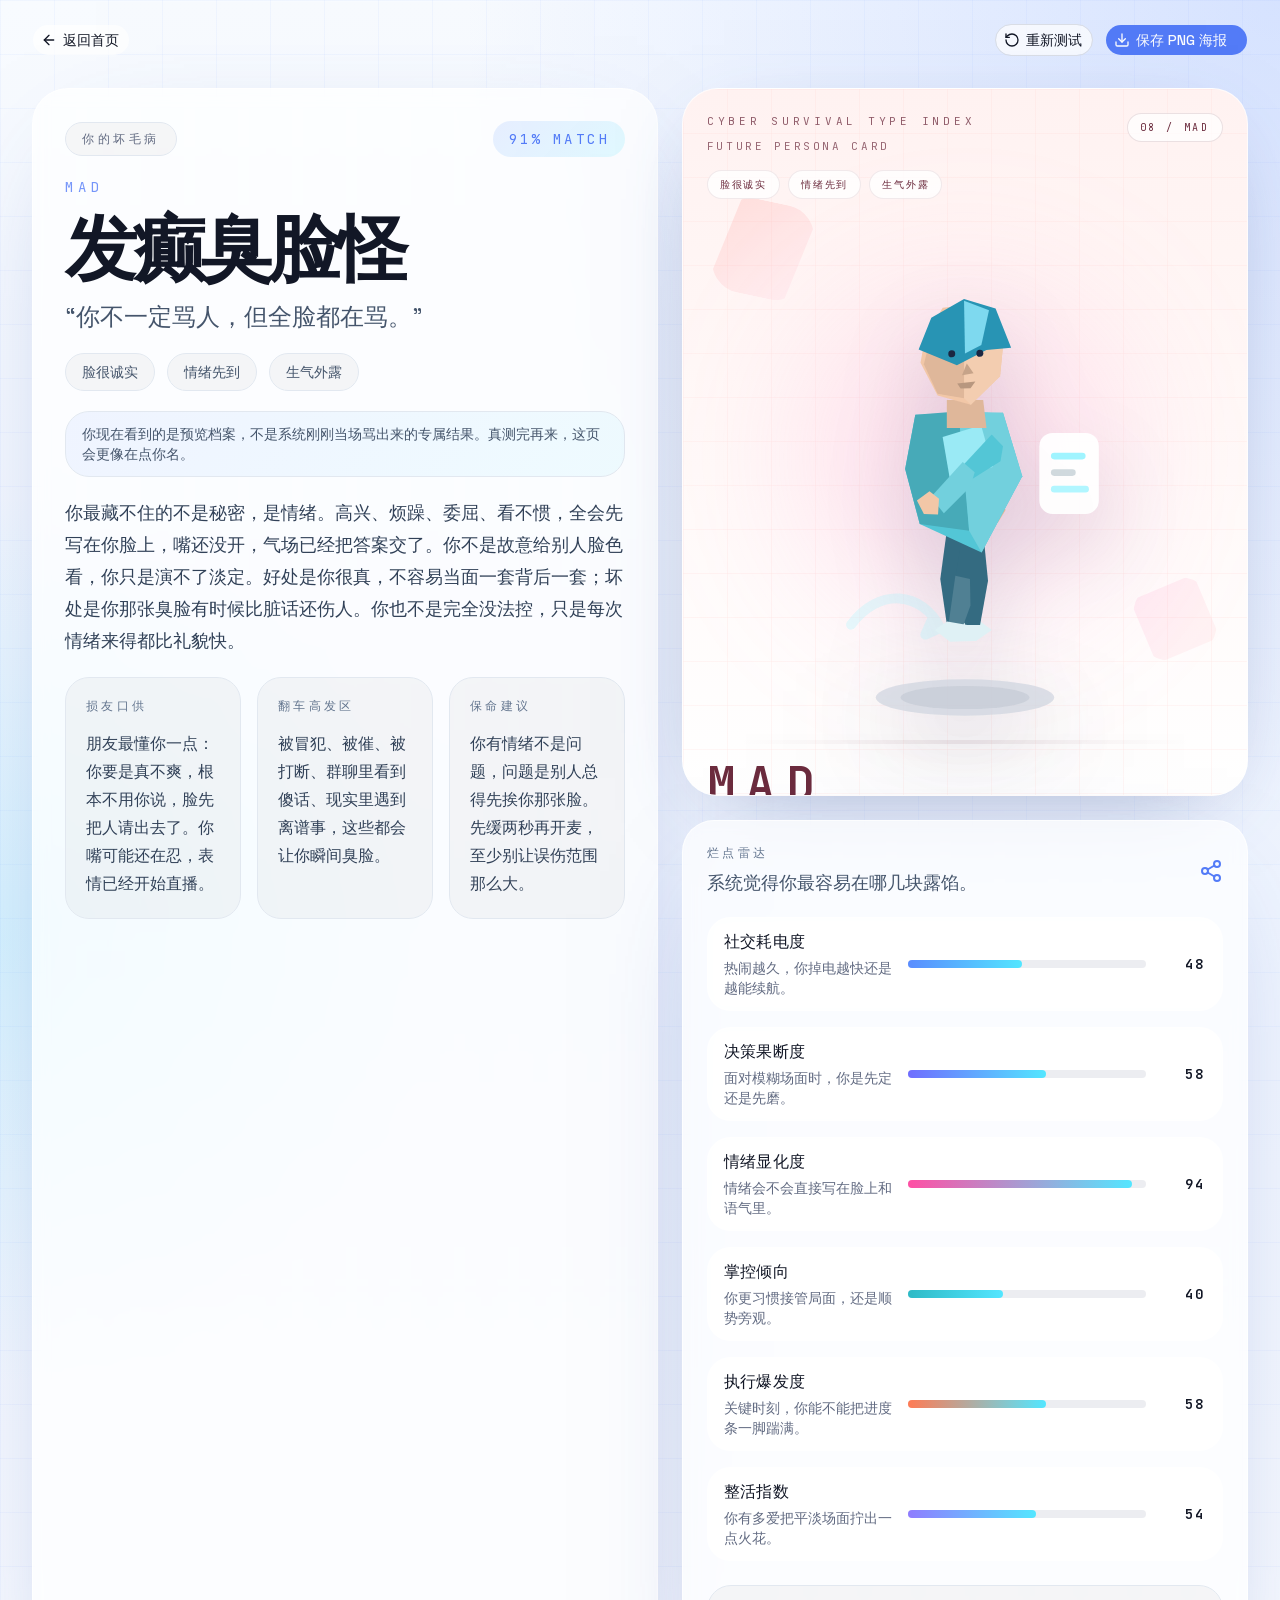
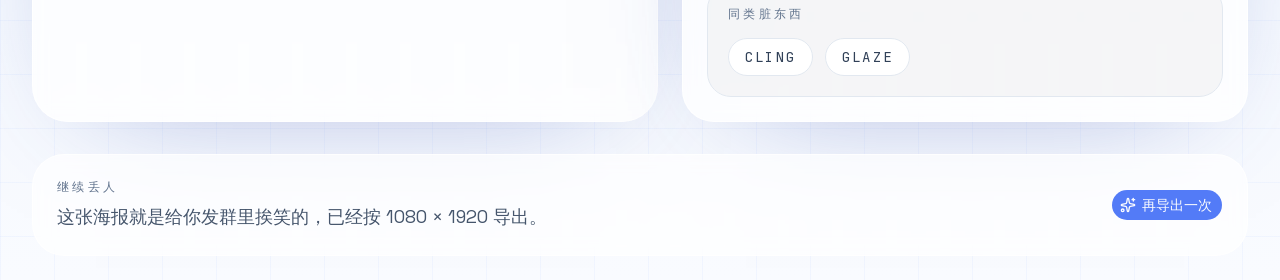
<file: result/mad/index.html>
<!DOCTYPE html><!--bsSjwY3h05oK_3nTK7yjF--><html class="__variable_dd5b2f __variable_3c557b" lang="zh-CN"><head><meta charSet="utf-8"/><meta name="viewport" content="width=device-width, initial-scale=1"/><link rel="preload" as="image" href="/personas/mad.svg"/><link rel="stylesheet" href="/_next/static/css/4e9671281f2441b7.css" data-precedence="next"/><link rel="preload" as="script" fetchPriority="low" href="/_next/static/chunks/webpack-aa9e090bf3495cf2.js"/><script src="/_next/static/chunks/4bd1b696-c023c6e3521b1417.js" async=""></script><script src="/_next/static/chunks/255-dda36e826969d334.js" async=""></script><script src="/_next/static/chunks/main-app-dc7338d2f887b218.js" async=""></script><script src="/_next/static/chunks/720-b47c826a5d7b7b8c.js" async=""></script><script src="/_next/static/chunks/app/layout-4c9aa68f6faf780e.js" async=""></script><script src="/_next/static/chunks/683-a47efe919de3a7f5.js" async=""></script><script src="/_next/static/chunks/app/not-found-e7ae4239d76e6bd1.js" async=""></script><script src="/_next/static/chunks/293-137b7233e4b34a96.js" async=""></script><script src="/_next/static/chunks/356-103228ef4feecd44.js" async=""></script><script src="/_next/static/chunks/608-4247036f8e5393a6.js" async=""></script><script src="/_next/static/chunks/574-d84a7f291f44a8c5.js" async=""></script><script src="/_next/static/chunks/app/result/%5Btype%5D/page-ace7f0376db38435.js" async=""></script><meta name="theme-color" media="(prefers-color-scheme: light)" content="#f8fbff"/><meta name="theme-color" media="(prefers-color-scheme: dark)" content="#08111f"/><meta name="color-scheme" content="light dark"/><title>MAD｜发癫臭脸怪｜赛博人格测试</title><meta name="description" content="你不一定骂人，但全脸都在骂。 这是一份来自 赛博生存型人格测试 的原创人格档案。"/><meta name="application-name" content="赛博人格测试"/><meta name="keywords" content="赛博生存型人格测试,原创人格测试,娱乐测试,人格海报,趣味测试"/><link rel="canonical" href="http://localhost:3000/"/><meta property="og:title" content="赛博生存型人格测试｜你的生存姿势，系统已经记下"/><meta property="og:description" content="不是心理诊断，是一份适合截图转发的损人档案。21 道原创题，测出你的坏毛病、6 维评分和专属海报。"/><meta property="og:site_name" content="赛博生存型人格测试"/><meta property="og:locale" content="zh_CN"/><meta property="og:image:type" content="image/png"/><meta property="og:image" content="http://localhost:3000/opengraph-image?ab05120aaabd31b1"/><meta property="og:image:width" content="1200"/><meta property="og:image:height" content="630"/><meta property="og:type" content="website"/><meta name="twitter:card" content="summary_large_image"/><meta name="twitter:title" content="赛博生存型人格测试｜你的生存姿势，系统已经记下"/><meta name="twitter:description" content="不是心理诊断，是一份适合截图转发的损人档案。21 道原创题，测出你的坏毛病、6 维评分和专属海报。"/><meta name="twitter:image:type" content="image/png"/><meta name="twitter:image" content="http://localhost:3000/twitter-image?ef7367f1c2747d04"/><meta name="twitter:image:width" content="1200"/><meta name="twitter:image:height" content="630"/><link rel="icon" href="/favicon.ico" type="image/x-icon" sizes="16x16"/><link rel="icon" href="/icon?462d05fa431cffe7" type="image/png" sizes="64x64"/><link rel="apple-touch-icon" href="/apple-icon?189c033954071405" type="image/png" sizes="180x180"/><script src="/_next/static/chunks/polyfills-42372ed130431b0a.js" noModule=""></script></head><body><div hidden=""><!--$--><!--/$--></div><script>((a,b,c,d,e,f,g,h)=>{let i=document.documentElement,j=["light","dark"];function k(b){var c;(Array.isArray(a)?a:[a]).forEach(a=>{let c="class"===a,d=c&&f?e.map(a=>f[a]||a):e;c?(i.classList.remove(...d),i.classList.add(f&&f[b]?f[b]:b)):i.setAttribute(a,b)}),c=b,h&&j.includes(c)&&(i.style.colorScheme=c)}if(d)k(d);else try{let a=localStorage.getItem(b)||c,d=g&&"system"===a?window.matchMedia("(prefers-color-scheme: dark)").matches?"dark":"light":a;k(d)}catch(a){}})("class","theme","light",null,["light","dark"],null,true,true)</script><div class="relative min-h-screen overflow-hidden bg-[linear-gradient(180deg,#f8fbff_0%,#eef4ff_48%,#f9fbff_100%)]"><div class="absolute inset-0 bg-[radial-gradient(circle_at_top_right,_rgba(93,139,255,0.22),_transparent_36%),radial-gradient(circle_at_left,_rgba(83,230,255,0.16),_transparent_28%)]"></div><div class="absolute inset-0 bg-[linear-gradient(rgba(90,140,255,0.05)_1px,transparent_1px),linear-gradient(90deg,rgba(90,140,255,0.05)_1px,transparent_1px)] bg-[size:54px_54px]"></div><main class="relative mx-auto flex w-full max-w-7xl flex-col px-4 py-6 sm:px-6 lg:px-8"><div class="flex flex-wrap items-center justify-between gap-4"><a class="group/button inline-flex shrink-0 items-center justify-center rounded-lg border border-transparent bg-clip-padding text-sm font-medium whitespace-nowrap transition-all outline-none select-none focus-visible:border-ring focus-visible:ring-3 focus-visible:ring-ring/50 active:not-aria-[haspopup]:translate-y-px disabled:pointer-events-none disabled:opacity-50 aria-invalid:border-destructive aria-invalid:ring-3 aria-invalid:ring-destructive/20 dark:aria-invalid:border-destructive/50 dark:aria-invalid:ring-destructive/40 [&amp;_svg]:pointer-events-none [&amp;_svg]:shrink-0 [&amp;_svg:not([class*=&#x27;size-&#x27;])]:size-4 border-border bg-background hover:bg-muted hover:text-foreground aria-expanded:bg-muted aria-expanded:text-foreground dark:border-input dark:bg-input/30 dark:hover:bg-input/50 h-8 gap-1.5 px-2.5 has-data-[icon=inline-end]:pr-2 has-data-[icon=inline-start]:pl-2 rounded-full bg-white/72" href="/"><svg xmlns="http://www.w3.org/2000/svg" width="24" height="24" viewBox="0 0 24 24" fill="none" stroke="currentColor" stroke-width="2" stroke-linecap="round" stroke-linejoin="round" class="lucide lucide-arrow-left" aria-hidden="true" data-icon="inline-start"><path d="m12 19-7-7 7-7"></path><path d="M19 12H5"></path></svg>返回首页</a><div class="flex flex-wrap gap-3"><button type="button" tabindex="0" data-slot="button" class="group/button inline-flex shrink-0 items-center justify-center border bg-clip-padding text-sm font-medium whitespace-nowrap transition-all outline-none select-none focus-visible:border-ring focus-visible:ring-3 focus-visible:ring-ring/50 active:not-aria-[haspopup]:translate-y-px disabled:pointer-events-none disabled:opacity-50 aria-invalid:border-destructive aria-invalid:ring-3 aria-invalid:ring-destructive/20 dark:aria-invalid:border-destructive/50 dark:aria-invalid:ring-destructive/40 [&amp;_svg]:pointer-events-none [&amp;_svg]:shrink-0 [&amp;_svg:not([class*=&#x27;size-&#x27;])]:size-4 border-border hover:bg-muted hover:text-foreground aria-expanded:bg-muted aria-expanded:text-foreground dark:border-input dark:bg-input/30 dark:hover:bg-input/50 h-8 gap-1.5 px-2.5 has-data-[icon=inline-end]:pr-2 has-data-[icon=inline-start]:pl-2 rounded-full bg-white/72"><svg xmlns="http://www.w3.org/2000/svg" width="24" height="24" viewBox="0 0 24 24" fill="none" stroke="currentColor" stroke-width="2" stroke-linecap="round" stroke-linejoin="round" class="lucide lucide-rotate-ccw" aria-hidden="true" data-icon="inline-start"><path d="M3 12a9 9 0 1 0 9-9 9.75 9.75 0 0 0-6.74 2.74L3 8"></path><path d="M3 3v5h5"></path></svg>重新测试</button><button type="button" tabindex="0" data-slot="button" class="group/button inline-flex shrink-0 items-center justify-center border border-transparent bg-clip-padding text-sm font-medium whitespace-nowrap transition-all outline-none select-none focus-visible:border-ring focus-visible:ring-3 focus-visible:ring-ring/50 active:not-aria-[haspopup]:translate-y-px disabled:pointer-events-none disabled:opacity-50 aria-invalid:border-destructive aria-invalid:ring-3 aria-invalid:ring-destructive/20 dark:aria-invalid:border-destructive/50 dark:aria-invalid:ring-destructive/40 [&amp;_svg]:pointer-events-none [&amp;_svg]:shrink-0 [&amp;_svg:not([class*=&#x27;size-&#x27;])]:size-4 bg-primary text-primary-foreground [a]:hover:bg-primary/80 h-8 gap-1.5 has-data-[icon=inline-end]:pr-2 has-data-[icon=inline-start]:pl-2 rounded-full px-5"><svg xmlns="http://www.w3.org/2000/svg" width="24" height="24" viewBox="0 0 24 24" fill="none" stroke="currentColor" stroke-width="2" stroke-linecap="round" stroke-linejoin="round" class="lucide lucide-download" aria-hidden="true" data-icon="inline-start"><path d="M12 15V3"></path><path d="M21 15v4a2 2 0 0 1-2 2H5a2 2 0 0 1-2-2v-4"></path><path d="m7 10 5 5 5-5"></path></svg>保存 PNG 海报</button></div></div><section class="mt-8 grid gap-6 lg:grid-cols-[1.05fr_0.95fr]"><div class="flex flex-col gap-5 rounded-[2.25rem] border border-white/70 bg-white/70 p-6 shadow-[0_30px_120px_-64px_rgba(54,79,170,0.5)] backdrop-blur-sm sm:p-8" style="opacity:0;transform:translateY(16px)"><div class="flex flex-wrap items-center justify-between gap-4"><div class="rounded-full border border-slate-200 bg-slate-950/[0.03] px-4 py-2 font-mono text-xs uppercase tracking-[0.3em] text-muted-foreground">你的坏毛病</div><div class="rounded-full bg-[linear-gradient(135deg,rgba(93,139,255,0.14),rgba(83,230,255,0.16))] px-4 py-2 font-mono text-sm uppercase tracking-[0.22em] text-primary">91<!-- -->% MATCH</div></div><div class="flex flex-col gap-4"><span class="font-mono text-sm uppercase tracking-[0.34em] text-primary/80">MAD</span><h1 class="text-5xl font-semibold leading-none tracking-[-0.06em] text-foreground sm:text-7xl">发癫臭脸怪</h1><p class="max-w-3xl text-xl leading-8 text-slate-600 sm:text-2xl">“<!-- -->你不一定骂人，但全脸都在骂。<!-- -->”</p></div><div class="flex flex-wrap gap-3"><span class="rounded-full border border-slate-200 bg-slate-950/[0.03] px-4 py-2 text-sm text-slate-600">脸很诚实</span><span class="rounded-full border border-slate-200 bg-slate-950/[0.03] px-4 py-2 text-sm text-slate-600">情绪先到</span><span class="rounded-full border border-slate-200 bg-slate-950/[0.03] px-4 py-2 text-sm text-slate-600">生气外露</span></div><div class="rounded-[1.5rem] border border-slate-200 bg-[linear-gradient(135deg,rgba(93,139,255,0.08),rgba(83,230,255,0.08))] px-4 py-3 text-sm text-slate-600">你现在看到的是预览档案，不是系统刚刚当场骂出来的专属结果。真测完再来，这页会更像在点你名。</div><p class="max-w-3xl text-lg leading-8 text-slate-700">你最藏不住的不是秘密，是情绪。高兴、烦躁、委屈、看不惯，全会先写在你脸上，嘴还没开，气场已经把答案交了。你不是故意给别人脸色看，你只是演不了淡定。好处是你很真，不容易当面一套背后一套；坏处是你那张臭脸有时候比脏话还伤人。你也不是完全没法控，只是每次情绪来得都比礼貌快。</p><div class="grid gap-4 md:grid-cols-3"><div class="rounded-[1.5rem] border border-slate-200 bg-slate-950/[0.03] p-5"><p class="font-mono text-xs uppercase tracking-[0.28em] text-slate-500">损友口供</p><p class="mt-4 text-base leading-7 text-slate-700">朋友最懂你一点：你要是真不爽，根本不用你说，脸先把人请出去了。你嘴可能还在忍，表情已经开始直播。</p></div><div class="rounded-[1.5rem] border border-slate-200 bg-slate-950/[0.03] p-5"><p class="font-mono text-xs uppercase tracking-[0.28em] text-slate-500">翻车高发区</p><p class="mt-4 text-base leading-7 text-slate-700">被冒犯、被催、被打断、群聊里看到傻话、现实里遇到离谱事，这些都会让你瞬间臭脸。</p></div><div class="rounded-[1.5rem] border border-slate-200 bg-slate-950/[0.03] p-5"><p class="font-mono text-xs uppercase tracking-[0.28em] text-slate-500">保命建议</p><p class="mt-4 text-base leading-7 text-slate-700">你有情绪不是问题，问题是别人总得先挨你那张脸。先缓两秒再开麦，至少别让误伤范围那么大。</p></div></div></div><div class="flex flex-col gap-6" style="opacity:0;transform:translateY(18px)"><div class="relative overflow-hidden border border-white/70 shadow-[0_24px_90px_-42px_rgba(66,84,144,0.55)] backdrop-blur-sm aspect-[4/5] w-full rounded-[2.25rem]" style="background:linear-gradient(180deg, #fff2f1 0%, #fff9f8 54%, #ffffff 100%)"><div class="absolute inset-0 opacity-60" style="background-image:linear-gradient(#ffd7d455 1px, transparent 1px), linear-gradient(90deg, #ffd7d455 1px, transparent 1px);background-size:44px 44px"></div><div class="absolute left-1/2 top-[16%] size-[72%] -translate-x-1/2 rounded-full blur-3xl" style="background:radial-gradient(circle, #ff8ac755 0%, transparent 68%)"></div><div class="absolute left-8 top-28 h-24 w-24 rotate-12 rounded-[2rem] opacity-50" style="background:linear-gradient(135deg, #ff6d6255, #ff8ac722);clip-path:polygon(18% 0%, 100% 0%, 82% 100%, 0% 100%)"></div><div class="absolute bottom-34 right-8 h-20 w-20 -rotate-12 rounded-[2rem] opacity-45" style="background:linear-gradient(135deg, #ff8ac755, #ff6d6222);clip-path:polygon(0% 16%, 84% 0%, 100% 84%, 16% 100%)"></div><div class="relative flex h-full flex-col p-5 sm:p-6"><div class="flex items-start justify-between gap-4"><div class="flex flex-col gap-2"><span class="font-mono text-[11px] uppercase tracking-[0.34em] opacity-75" style="color:#6c2c3e">cyber survival type index</span><span class="font-mono text-[11px] uppercase tracking-[0.24em] opacity-70" style="color:#6c2c3e">future persona card</span></div><span class="rounded-full border bg-white/72 px-3 py-1.5 font-mono text-[10px] uppercase tracking-[0.28em]" style="border-color:#6c2c3e22;color:#6c2c3e">08 / MAD</span></div><div class="mt-4 flex flex-wrap gap-2"><span class="rounded-full border bg-white/78 px-3 py-1.5 font-mono text-[10px] uppercase tracking-[0.18em]" style="border-color:#6c2c3e18;color:#6c2c3e">脸很诚实</span><span class="rounded-full border bg-white/78 px-3 py-1.5 font-mono text-[10px] uppercase tracking-[0.18em]" style="border-color:#6c2c3e18;color:#6c2c3e">情绪先到</span><span class="rounded-full border bg-white/78 px-3 py-1.5 font-mono text-[10px] uppercase tracking-[0.18em]" style="border-color:#6c2c3e18;color:#6c2c3e">生气外露</span></div><div class="relative flex flex-1 items-end justify-center px-2 pb-2 pt-6"><div class="absolute inset-x-6 bottom-6 h-8 rounded-full blur-2xl" style="background:radial-gradient(circle, #6c2c3e20 0%, transparent 70%)"></div><div class="absolute inset-x-8 bottom-4 h-1 rounded-full opacity-55" style="background:linear-gradient(90deg, transparent, #6c2c3e28, transparent)"></div><div class="relative z-10 h-full w-full max-w-[86%]"><img alt="MAD 发癫臭脸怪 低多边形人格图" draggable="false" loading="eager" width="520" height="640" decoding="async" data-nimg="1" class="h-full w-full object-contain drop-shadow-[0_34px_42px_rgba(32,48,92,0.16)]" style="color:transparent" src="/personas/mad.svg"/></div></div><div class="flex items-end justify-between gap-4"><div class="flex flex-col"><span class="font-mono text-4xl font-semibold uppercase tracking-[0.22em] sm:text-5xl" style="color:#6c2c3e">MAD</span><span class="text-lg font-semibold tracking-[-0.04em] sm:text-2xl" style="color:#6c2c3e">发癫臭脸怪</span></div><div class="flex flex-col items-end gap-1"><span class="font-mono text-[10px] uppercase tracking-[0.26em] opacity-75" style="color:#6c2c3e">low poly flat svg</span><span class="font-mono text-[10px] uppercase tracking-[0.26em]" style="color:#ff6d62">rage / mood / flare</span></div></div></div></div><div class="rounded-[2rem] border border-white/72 bg-white/70 p-6 shadow-[0_30px_120px_-64px_rgba(54,79,170,0.5)] backdrop-blur-sm"><div class="mb-5 flex items-center justify-between gap-4"><div><p class="font-mono text-xs uppercase tracking-[0.28em] text-slate-500">烂点雷达</p><p class="mt-2 text-lg text-slate-600">系统觉得你最容易在哪几块露馅。</p></div><svg xmlns="http://www.w3.org/2000/svg" width="24" height="24" viewBox="0 0 24 24" fill="none" stroke="currentColor" stroke-width="2" stroke-linecap="round" stroke-linejoin="round" class="lucide lucide-share2 lucide-share-2 text-primary" aria-hidden="true"><circle cx="18" cy="5" r="3"></circle><circle cx="6" cy="12" r="3"></circle><circle cx="18" cy="19" r="3"></circle><line x1="8.59" x2="15.42" y1="13.51" y2="17.49"></line><line x1="15.41" x2="8.59" y1="6.51" y2="10.49"></line></svg></div><div class="flex flex-col gap-4"><div class="grid items-center gap-3 rounded-[1.5rem] border border-white/55 bg-white/66 px-4 py-3 backdrop-blur-sm grid-cols-[1fr_auto] md:grid-cols-[172px_1fr_48px]"><div class="flex flex-col gap-1"><span class="font-medium tracking-[0.02em] text-foreground">社交耗电度</span><span class="text-sm leading-5 text-muted-foreground">热闹越久，你掉电越快还是越能续航。</span></div><div class="col-span-full h-2 rounded-full bg-[rgba(16,31,78,0.08)] md:col-span-1"><div class="h-full rounded-full transition-[width]" style="width:48%;background:linear-gradient(90deg, #5a8cff, #53e6ff)"></div></div><div class="justify-self-end font-mono text-sm font-semibold tracking-[0.18em] text-foreground">48</div></div><div class="grid items-center gap-3 rounded-[1.5rem] border border-white/55 bg-white/66 px-4 py-3 backdrop-blur-sm grid-cols-[1fr_auto] md:grid-cols-[172px_1fr_48px]"><div class="flex flex-col gap-1"><span class="font-medium tracking-[0.02em] text-foreground">决策果断度</span><span class="text-sm leading-5 text-muted-foreground">面对模糊场面时，你是先定还是先磨。</span></div><div class="col-span-full h-2 rounded-full bg-[rgba(16,31,78,0.08)] md:col-span-1"><div class="h-full rounded-full transition-[width]" style="width:58%;background:linear-gradient(90deg, #6f6dff, #53e6ff)"></div></div><div class="justify-self-end font-mono text-sm font-semibold tracking-[0.18em] text-foreground">58</div></div><div class="grid items-center gap-3 rounded-[1.5rem] border border-white/55 bg-white/66 px-4 py-3 backdrop-blur-sm grid-cols-[1fr_auto] md:grid-cols-[172px_1fr_48px]"><div class="flex flex-col gap-1"><span class="font-medium tracking-[0.02em] text-foreground">情绪显化度</span><span class="text-sm leading-5 text-muted-foreground">情绪会不会直接写在脸上和语气里。</span></div><div class="col-span-full h-2 rounded-full bg-[rgba(16,31,78,0.08)] md:col-span-1"><div class="h-full rounded-full transition-[width]" style="width:94%;background:linear-gradient(90deg, #ff4fa4, #53e6ff)"></div></div><div class="justify-self-end font-mono text-sm font-semibold tracking-[0.18em] text-foreground">94</div></div><div class="grid items-center gap-3 rounded-[1.5rem] border border-white/55 bg-white/66 px-4 py-3 backdrop-blur-sm grid-cols-[1fr_auto] md:grid-cols-[172px_1fr_48px]"><div class="flex flex-col gap-1"><span class="font-medium tracking-[0.02em] text-foreground">掌控倾向</span><span class="text-sm leading-5 text-muted-foreground">你更习惯接管局面，还是顺势旁观。</span></div><div class="col-span-full h-2 rounded-full bg-[rgba(16,31,78,0.08)] md:col-span-1"><div class="h-full rounded-full transition-[width]" style="width:40%;background:linear-gradient(90deg, #2ebac6, #53e6ff)"></div></div><div class="justify-self-end font-mono text-sm font-semibold tracking-[0.18em] text-foreground">40</div></div><div class="grid items-center gap-3 rounded-[1.5rem] border border-white/55 bg-white/66 px-4 py-3 backdrop-blur-sm grid-cols-[1fr_auto] md:grid-cols-[172px_1fr_48px]"><div class="flex flex-col gap-1"><span class="font-medium tracking-[0.02em] text-foreground">执行爆发度</span><span class="text-sm leading-5 text-muted-foreground">关键时刻，你能不能把进度条一脚踹满。</span></div><div class="col-span-full h-2 rounded-full bg-[rgba(16,31,78,0.08)] md:col-span-1"><div class="h-full rounded-full transition-[width]" style="width:58%;background:linear-gradient(90deg, #ff7b54, #53e6ff)"></div></div><div class="justify-self-end font-mono text-sm font-semibold tracking-[0.18em] text-foreground">58</div></div><div class="grid items-center gap-3 rounded-[1.5rem] border border-white/55 bg-white/66 px-4 py-3 backdrop-blur-sm grid-cols-[1fr_auto] md:grid-cols-[172px_1fr_48px]"><div class="flex flex-col gap-1"><span class="font-medium tracking-[0.02em] text-foreground">整活指数</span><span class="text-sm leading-5 text-muted-foreground">你有多爱把平淡场面拧出一点火花。</span></div><div class="col-span-full h-2 rounded-full bg-[rgba(16,31,78,0.08)] md:col-span-1"><div class="h-full rounded-full transition-[width]" style="width:54%;background:linear-gradient(90deg, #8f7cff, #53e6ff)"></div></div><div class="justify-self-end font-mono text-sm font-semibold tracking-[0.18em] text-foreground">54</div></div></div><div class="mt-6 rounded-[1.5rem] border border-slate-200 bg-slate-950/[0.03] p-5"><p class="font-mono text-xs uppercase tracking-[0.28em] text-slate-500">同类脏东西</p><div class="mt-4 flex flex-wrap gap-3"><span class="rounded-full border border-slate-200 bg-white px-4 py-2 font-mono text-sm tracking-[0.16em] text-slate-700">CLING</span><span class="rounded-full border border-slate-200 bg-white px-4 py-2 font-mono text-sm tracking-[0.16em] text-slate-700">GLAZE</span></div></div></div></div></section><section class="mt-8 rounded-[2rem] border border-white/72 bg-white/70 p-5 shadow-[0_30px_120px_-64px_rgba(54,79,170,0.5)] backdrop-blur-sm sm:p-6"><div class="flex flex-wrap items-center justify-between gap-4"><div><p class="font-mono text-xs uppercase tracking-[0.28em] text-slate-500">继续丢人</p><p class="mt-2 text-lg text-slate-600">这张海报就是给你发群里挨笑的，已经按 1080 × 1920 导出。</p></div><button type="button" tabindex="0" data-slot="button" class="group/button inline-flex shrink-0 items-center justify-center rounded-lg border border-transparent bg-clip-padding text-sm font-medium whitespace-nowrap transition-all outline-none select-none focus-visible:border-ring focus-visible:ring-3 focus-visible:ring-ring/50 active:not-aria-[haspopup]:translate-y-px disabled:pointer-events-none disabled:opacity-50 aria-invalid:border-destructive aria-invalid:ring-3 aria-invalid:ring-destructive/20 dark:aria-invalid:border-destructive/50 dark:aria-invalid:ring-destructive/40 [&amp;_svg]:pointer-events-none [&amp;_svg]:shrink-0 [&amp;_svg:not([class*=&#x27;size-&#x27;])]:size-4 bg-primary text-primary-foreground [a]:hover:bg-primary/80 h-8 gap-1.5 px-2.5 has-data-[icon=inline-end]:pr-2 has-data-[icon=inline-start]:pl-2"><svg xmlns="http://www.w3.org/2000/svg" width="24" height="24" viewBox="0 0 24 24" fill="none" stroke="currentColor" stroke-width="2" stroke-linecap="round" stroke-linejoin="round" class="lucide lucide-sparkles" aria-hidden="true" data-icon="inline-start"><path d="M11.017 2.814a1 1 0 0 1 1.966 0l1.051 5.558a2 2 0 0 0 1.594 1.594l5.558 1.051a1 1 0 0 1 0 1.966l-5.558 1.051a2 2 0 0 0-1.594 1.594l-1.051 5.558a1 1 0 0 1-1.966 0l-1.051-5.558a2 2 0 0 0-1.594-1.594l-5.558-1.051a1 1 0 0 1 0-1.966l5.558-1.051a2 2 0 0 0 1.594-1.594z"></path><path d="M20 2v4"></path><path d="M22 4h-4"></path><circle cx="4" cy="20" r="2"></circle></svg>再导出一次</button></div></section></main><div aria-hidden="true" class="pointer-events-none fixed left-[-9999px] top-0 opacity-100"><div><div class="relative overflow-hidden rounded-[64px] border border-white/70 bg-[#f6f9ff] text-slate-950" style="width:1080px;height:1920px"><div class="absolute inset-0 bg-[radial-gradient(circle_at_top,_rgba(88,130,255,0.22),_transparent_42%),linear-gradient(180deg,#fbfdff_0%,#eef4ff_100%)]"></div><div class="absolute inset-0 bg-[linear-gradient(rgba(90,140,255,0.06)_1px,transparent_1px),linear-gradient(90deg,rgba(90,140,255,0.06)_1px,transparent_1px)] bg-[size:54px_54px]"></div><div class="relative flex h-full flex-col gap-10 p-16"><div class="flex items-start justify-between"><div class="flex flex-col gap-3"><span class="font-mono text-xl uppercase tracking-[0.42em] text-slate-500">Cyber Roast File</span><h1 class="text-[88px] font-semibold tracking-[-0.06em] text-slate-950">赛博生存型人格测试</h1><p class="max-w-3xl text-[34px] leading-[1.45] text-slate-600">不是鉴定书，是一份会被朋友截图转发的缺德档案。</p></div><div class="rounded-full border border-slate-300/70 bg-white/82 px-6 py-3 font-mono text-2xl tracking-[0.26em] text-slate-700">91<!-- -->% MATCH</div></div><div class="grid flex-1 grid-cols-[420px_1fr] gap-10"><div class="relative overflow-hidden border border-white/70 shadow-[0_24px_90px_-42px_rgba(66,84,144,0.55)] backdrop-blur-sm h-full rounded-[48px]" style="background:linear-gradient(180deg, #fff2f1 0%, #fff9f8 54%, #ffffff 100%)"><div class="absolute inset-0 opacity-60" style="background-image:linear-gradient(#ffd7d455 1px, transparent 1px), linear-gradient(90deg, #ffd7d455 1px, transparent 1px);background-size:44px 44px"></div><div class="absolute left-1/2 top-[16%] size-[72%] -translate-x-1/2 rounded-full blur-3xl" style="background:radial-gradient(circle, #ff8ac755 0%, transparent 68%)"></div><div class="absolute left-8 top-28 h-24 w-24 rotate-12 rounded-[2rem] opacity-50" style="background:linear-gradient(135deg, #ff6d6255, #ff8ac722);clip-path:polygon(18% 0%, 100% 0%, 82% 100%, 0% 100%)"></div><div class="absolute bottom-34 right-8 h-20 w-20 -rotate-12 rounded-[2rem] opacity-45" style="background:linear-gradient(135deg, #ff8ac755, #ff6d6222);clip-path:polygon(0% 16%, 84% 0%, 100% 84%, 16% 100%)"></div><div class="relative flex h-full flex-col p-5 sm:p-6"><div class="flex items-start justify-between gap-4"><div class="flex flex-col gap-2"><span class="font-mono text-[11px] uppercase tracking-[0.34em] opacity-75" style="color:#6c2c3e">cyber survival type index</span><span class="font-mono text-[11px] uppercase tracking-[0.24em] opacity-70" style="color:#6c2c3e">share export</span></div><span class="rounded-full border bg-white/72 px-3 py-1.5 font-mono text-[10px] uppercase tracking-[0.28em]" style="border-color:#6c2c3e22;color:#6c2c3e">08 / MAD</span></div><div class="mt-4 flex flex-wrap gap-2"><span class="rounded-full border bg-white/78 px-3 py-1.5 font-mono text-[10px] uppercase tracking-[0.18em]" style="border-color:#6c2c3e18;color:#6c2c3e">脸很诚实</span><span class="rounded-full border bg-white/78 px-3 py-1.5 font-mono text-[10px] uppercase tracking-[0.18em]" style="border-color:#6c2c3e18;color:#6c2c3e">情绪先到</span><span class="rounded-full border bg-white/78 px-3 py-1.5 font-mono text-[10px] uppercase tracking-[0.18em]" style="border-color:#6c2c3e18;color:#6c2c3e">生气外露</span></div><div class="relative flex flex-1 items-end justify-center px-2 pb-2 pt-6"><div class="absolute inset-x-6 bottom-6 h-8 rounded-full blur-2xl" style="background:radial-gradient(circle, #6c2c3e20 0%, transparent 70%)"></div><div class="absolute inset-x-8 bottom-4 h-1 rounded-full opacity-55" style="background:linear-gradient(90deg, transparent, #6c2c3e28, transparent)"></div><div class="relative z-10 h-full w-full max-w-[86%]"><img alt="MAD 发癫臭脸怪 低多边形人格图" draggable="false" loading="eager" width="520" height="640" decoding="async" data-nimg="1" class="h-full w-full object-contain drop-shadow-[0_34px_42px_rgba(32,48,92,0.16)]" style="color:transparent" src="/personas/mad.svg"/></div></div><div class="flex items-end justify-between gap-4"><div class="flex flex-col"><span class="font-mono text-4xl font-semibold uppercase tracking-[0.22em] sm:text-5xl" style="color:#6c2c3e">MAD</span><span class="text-lg font-semibold tracking-[-0.04em] sm:text-2xl" style="color:#6c2c3e">发癫臭脸怪</span></div><div class="flex flex-col items-end gap-1"><span class="font-mono text-[10px] uppercase tracking-[0.26em] opacity-75" style="color:#6c2c3e">low poly flat svg</span><span class="font-mono text-[10px] uppercase tracking-[0.26em]" style="color:#ff6d62">rage / mood / flare</span></div></div></div></div><div class="flex flex-col gap-8 rounded-[48px] border border-white/70 bg-white/72 p-10 shadow-[0_30px_120px_-52px_rgba(66,84,144,0.45)]"><div class="flex items-end justify-between gap-6"><div class="flex flex-col gap-3"><span class="font-mono text-2xl uppercase tracking-[0.3em] text-slate-500">MAD</span><h2 class="text-[76px] font-semibold tracking-[-0.05em]">发癫臭脸怪</h2></div><div class="flex gap-3"><span class="rounded-full border border-slate-300/70 bg-slate-950/[0.03] px-4 py-2 text-xl text-slate-700">脸很诚实</span><span class="rounded-full border border-slate-300/70 bg-slate-950/[0.03] px-4 py-2 text-xl text-slate-700">情绪先到</span><span class="rounded-full border border-slate-300/70 bg-slate-950/[0.03] px-4 py-2 text-xl text-slate-700">生气外露</span></div></div><div class="rounded-[36px] bg-[linear-gradient(135deg,rgba(93,139,255,0.14),rgba(83,230,255,0.16))] px-8 py-7"><p class="text-[42px] font-medium leading-[1.3] tracking-[-0.03em] text-slate-900">“<!-- -->你不一定骂人，但全脸都在骂。<!-- -->”</p></div><div class="flex flex-col gap-6"><div class="flex items-center justify-between"><span class="font-mono text-2xl uppercase tracking-[0.26em] text-slate-500">roast radar</span><span class="text-2xl text-slate-500">系统觉得你最容易在哪几块露馅。</span></div><div class="flex flex-col gap-4"><div class="grid items-center gap-3 rounded-[1.5rem] border border-white/55 bg-white/66 px-4 py-3 backdrop-blur-sm grid-cols-[1fr_auto] sm:grid-cols-[152px_1fr_40px]"><div class="flex flex-col gap-1"><span class="font-medium tracking-[0.02em] text-foreground">社交耗电度</span></div><div class="col-span-full h-2 rounded-full bg-[rgba(16,31,78,0.08)] md:col-span-1"><div class="h-full rounded-full transition-[width]" style="width:48%;background:linear-gradient(90deg, #5a8cff, #53e6ff)"></div></div><div class="justify-self-end font-mono text-sm font-semibold tracking-[0.18em] text-foreground">48</div></div><div class="grid items-center gap-3 rounded-[1.5rem] border border-white/55 bg-white/66 px-4 py-3 backdrop-blur-sm grid-cols-[1fr_auto] sm:grid-cols-[152px_1fr_40px]"><div class="flex flex-col gap-1"><span class="font-medium tracking-[0.02em] text-foreground">决策果断度</span></div><div class="col-span-full h-2 rounded-full bg-[rgba(16,31,78,0.08)] md:col-span-1"><div class="h-full rounded-full transition-[width]" style="width:58%;background:linear-gradient(90deg, #6f6dff, #53e6ff)"></div></div><div class="justify-self-end font-mono text-sm font-semibold tracking-[0.18em] text-foreground">58</div></div><div class="grid items-center gap-3 rounded-[1.5rem] border border-white/55 bg-white/66 px-4 py-3 backdrop-blur-sm grid-cols-[1fr_auto] sm:grid-cols-[152px_1fr_40px]"><div class="flex flex-col gap-1"><span class="font-medium tracking-[0.02em] text-foreground">情绪显化度</span></div><div class="col-span-full h-2 rounded-full bg-[rgba(16,31,78,0.08)] md:col-span-1"><div class="h-full rounded-full transition-[width]" style="width:94%;background:linear-gradient(90deg, #ff4fa4, #53e6ff)"></div></div><div class="justify-self-end font-mono text-sm font-semibold tracking-[0.18em] text-foreground">94</div></div><div class="grid items-center gap-3 rounded-[1.5rem] border border-white/55 bg-white/66 px-4 py-3 backdrop-blur-sm grid-cols-[1fr_auto] sm:grid-cols-[152px_1fr_40px]"><div class="flex flex-col gap-1"><span class="font-medium tracking-[0.02em] text-foreground">掌控倾向</span></div><div class="col-span-full h-2 rounded-full bg-[rgba(16,31,78,0.08)] md:col-span-1"><div class="h-full rounded-full transition-[width]" style="width:40%;background:linear-gradient(90deg, #2ebac6, #53e6ff)"></div></div><div class="justify-self-end font-mono text-sm font-semibold tracking-[0.18em] text-foreground">40</div></div><div class="grid items-center gap-3 rounded-[1.5rem] border border-white/55 bg-white/66 px-4 py-3 backdrop-blur-sm grid-cols-[1fr_auto] sm:grid-cols-[152px_1fr_40px]"><div class="flex flex-col gap-1"><span class="font-medium tracking-[0.02em] text-foreground">执行爆发度</span></div><div class="col-span-full h-2 rounded-full bg-[rgba(16,31,78,0.08)] md:col-span-1"><div class="h-full rounded-full transition-[width]" style="width:58%;background:linear-gradient(90deg, #ff7b54, #53e6ff)"></div></div><div class="justify-self-end font-mono text-sm font-semibold tracking-[0.18em] text-foreground">58</div></div><div class="grid items-center gap-3 rounded-[1.5rem] border border-white/55 bg-white/66 px-4 py-3 backdrop-blur-sm grid-cols-[1fr_auto] sm:grid-cols-[152px_1fr_40px]"><div class="flex flex-col gap-1"><span class="font-medium tracking-[0.02em] text-foreground">整活指数</span></div><div class="col-span-full h-2 rounded-full bg-[rgba(16,31,78,0.08)] md:col-span-1"><div class="h-full rounded-full transition-[width]" style="width:54%;background:linear-gradient(90deg, #8f7cff, #53e6ff)"></div></div><div class="justify-self-end font-mono text-sm font-semibold tracking-[0.18em] text-foreground">54</div></div></div></div><div class="grid grid-cols-3 gap-6 pt-2"><div class="rounded-[32px] border border-slate-200 bg-slate-950/[0.03] p-6"><p class="font-mono text-lg uppercase tracking-[0.26em] text-slate-500">损友口供</p><p class="mt-4 text-[26px] leading-[1.55] text-slate-700">朋友最懂你一点：你要是真不爽，根本不用你说，脸先把人请出去了。你嘴可能还在忍，表情已经开始直播。</p></div><div class="rounded-[32px] border border-slate-200 bg-slate-950/[0.03] p-6"><p class="font-mono text-lg uppercase tracking-[0.26em] text-slate-500">翻车高发区</p><p class="mt-4 text-[26px] leading-[1.55] text-slate-700">被冒犯、被催、被打断、群聊里看到傻话、现实里遇到离谱事，这些都会让你瞬间臭脸。</p></div><div class="rounded-[32px] border border-slate-200 bg-slate-950/[0.03] p-6"><p class="font-mono text-lg uppercase tracking-[0.26em] text-slate-500">保命建议</p><p class="mt-4 text-[26px] leading-[1.55] text-slate-700">你有情绪不是问题，问题是别人总得先挨你那张脸。先缓两秒再开麦，至少别让误伤范围那么大。</p></div></div></div></div><div class="flex items-center justify-between rounded-[36px] border border-white/72 bg-white/76 px-8 py-6"><div class="flex flex-col gap-2"><span class="font-mono text-lg uppercase tracking-[0.26em] text-slate-500">generated roast</span><span class="text-[28px] text-slate-700">纯娱乐。拿去互损可以，别拿去判人生。</span></div><span class="font-mono text-xl tracking-[0.26em] text-slate-500">2026/4/10</span></div></div></div></div></div></div><!--$--><!--/$--><section aria-label="Notifications alt+T" tabindex="-1" aria-live="polite" aria-relevant="additions text" aria-atomic="false"></section><script src="/_next/static/chunks/webpack-aa9e090bf3495cf2.js" id="_R_" async=""></script><script>(self.__next_f=self.__next_f||[]).push([0])</script><script>self.__next_f.push([1,"1:\"$Sreact.fragment\"\n2:I[1023,[\"720\",\"static/chunks/720-b47c826a5d7b7b8c.js\",\"177\",\"static/chunks/app/layout-4c9aa68f6faf780e.js\"],\"Providers\"]\n3:I[9766,[],\"\"]\n4:I[8924,[],\"\"]\n5:I[8653,[\"683\",\"static/chunks/683-a47efe919de3a7f5.js\",\"345\",\"static/chunks/app/not-found-e7ae4239d76e6bd1.js\"],\"default\"]\n7:I[4431,[],\"OutletBoundary\"]\n9:I[5278,[],\"AsyncMetadataOutlet\"]\nb:I[4431,[],\"ViewportBoundary\"]\nd:I[4431,[],\"MetadataBoundary\"]\ne:\"$Sreact.suspense\"\n10:I[7150,[],\"\"]\n:HL[\"/_next/static/css/4e9671281f2441b7.css\",\"style\"]\n"])</script><script>self.__next_f.push([1,"0:{\"P\":null,\"b\":\"bsSjwY3h05oK_3nTK7yjF\",\"p\":\"\",\"c\":[\"\",\"result\",\"mad\",\"\"],\"i\":false,\"f\":[[[\"\",{\"children\":[\"result\",{\"children\":[[\"type\",\"mad\",\"d\"],{\"children\":[\"__PAGE__\",{}]}]}]},\"$undefined\",\"$undefined\",true],[\"\",[\"$\",\"$1\",\"c\",{\"children\":[[[\"$\",\"link\",\"0\",{\"rel\":\"stylesheet\",\"href\":\"/_next/static/css/4e9671281f2441b7.css\",\"precedence\":\"next\",\"crossOrigin\":\"$undefined\",\"nonce\":\"$undefined\"}]],[\"$\",\"html\",null,{\"className\":\"__variable_dd5b2f __variable_3c557b\",\"lang\":\"zh-CN\",\"suppressHydrationWarning\":true,\"children\":[\"$\",\"body\",null,{\"children\":[\"$\",\"$L2\",null,{\"children\":[\"$\",\"$L3\",null,{\"parallelRouterKey\":\"children\",\"error\":\"$undefined\",\"errorStyles\":\"$undefined\",\"errorScripts\":\"$undefined\",\"template\":[\"$\",\"$L4\",null,{}],\"templateStyles\":\"$undefined\",\"templateScripts\":\"$undefined\",\"notFound\":[[\"$\",\"$L5\",null,{}],[]],\"forbidden\":\"$undefined\",\"unauthorized\":\"$undefined\"}]}]}]}]]}],{\"children\":[\"result\",[\"$\",\"$1\",\"c\",{\"children\":[null,[\"$\",\"$L3\",null,{\"parallelRouterKey\":\"children\",\"error\":\"$undefined\",\"errorStyles\":\"$undefined\",\"errorScripts\":\"$undefined\",\"template\":[\"$\",\"$L4\",null,{}],\"templateStyles\":\"$undefined\",\"templateScripts\":\"$undefined\",\"notFound\":\"$undefined\",\"forbidden\":\"$undefined\",\"unauthorized\":\"$undefined\"}]]}],{\"children\":[[\"type\",\"mad\",\"d\"],[\"$\",\"$1\",\"c\",{\"children\":[null,[\"$\",\"$L3\",null,{\"parallelRouterKey\":\"children\",\"error\":\"$undefined\",\"errorStyles\":\"$undefined\",\"errorScripts\":\"$undefined\",\"template\":[\"$\",\"$L4\",null,{}],\"templateStyles\":\"$undefined\",\"templateScripts\":\"$undefined\",\"notFound\":\"$undefined\",\"forbidden\":\"$undefined\",\"unauthorized\":\"$undefined\"}]]}],{\"children\":[\"__PAGE__\",[\"$\",\"$1\",\"c\",{\"children\":[\"$L6\",null,[\"$\",\"$L7\",null,{\"children\":[\"$L8\",[\"$\",\"$L9\",null,{\"promise\":\"$@a\"}]]}]]}],{},null,false]},null,false]},null,false]},null,false],[\"$\",\"$1\",\"h\",{\"children\":[null,[[\"$\",\"$Lb\",null,{\"children\":\"$Lc\"}],null],[\"$\",\"$Ld\",null,{\"children\":[\"$\",\"div\",null,{\"hidden\":true,\"children\":[\"$\",\"$e\",null,{\"fallback\":null,\"children\":\"$Lf\"}]}]}]]}],false]],\"m\":\"$undefined\",\"G\":[\"$10\",[]],\"s\":false,\"S\":true}\n"])</script><script>self.__next_f.push([1,"11:I[9357,[\"683\",\"static/chunks/683-a47efe919de3a7f5.js\",\"293\",\"static/chunks/293-137b7233e4b34a96.js\",\"720\",\"static/chunks/720-b47c826a5d7b7b8c.js\",\"356\",\"static/chunks/356-103228ef4feecd44.js\",\"608\",\"static/chunks/608-4247036f8e5393a6.js\",\"574\",\"static/chunks/574-d84a7f291f44a8c5.js\",\"199\",\"static/chunks/app/result/%5Btype%5D/page-ace7f0376db38435.js\"],\"ResultExperience\"]\n6:[\"$\",\"$L11\",null,{\"code\":\"MAD\"}]\n"])</script><script>self.__next_f.push([1,"c:[[\"$\",\"meta\",\"0\",{\"charSet\":\"utf-8\"}],[\"$\",\"meta\",\"1\",{\"name\":\"viewport\",\"content\":\"width=device-width, initial-scale=1\"}],[\"$\",\"meta\",\"2\",{\"name\":\"theme-color\",\"media\":\"(prefers-color-scheme: light)\",\"content\":\"#f8fbff\"}],[\"$\",\"meta\",\"3\",{\"name\":\"theme-color\",\"media\":\"(prefers-color-scheme: dark)\",\"content\":\"#08111f\"}],[\"$\",\"meta\",\"4\",{\"name\":\"color-scheme\",\"content\":\"light dark\"}]]\n8:null\n"])</script><script>self.__next_f.push([1,"12:I[622,[],\"IconMark\"]\n"])</script><script>self.__next_f.push([1,"a:{\"metadata\":[[\"$\",\"title\",\"0\",{\"children\":\"MAD｜发癫臭脸怪｜赛博人格测试\"}],[\"$\",\"meta\",\"1\",{\"name\":\"description\",\"content\":\"你不一定骂人，但全脸都在骂。 这是一份来自 赛博生存型人格测试 的原创人格档案。\"}],[\"$\",\"meta\",\"2\",{\"name\":\"application-name\",\"content\":\"赛博人格测试\"}],[\"$\",\"meta\",\"3\",{\"name\":\"keywords\",\"content\":\"赛博生存型人格测试,原创人格测试,娱乐测试,人格海报,趣味测试\"}],[\"$\",\"link\",\"4\",{\"rel\":\"canonical\",\"href\":\"http://localhost:3000/\"}],[\"$\",\"meta\",\"5\",{\"property\":\"og:title\",\"content\":\"赛博生存型人格测试｜你的生存姿势，系统已经记下\"}],[\"$\",\"meta\",\"6\",{\"property\":\"og:description\",\"content\":\"不是心理诊断，是一份适合截图转发的损人档案。21 道原创题，测出你的坏毛病、6 维评分和专属海报。\"}],[\"$\",\"meta\",\"7\",{\"property\":\"og:site_name\",\"content\":\"赛博生存型人格测试\"}],[\"$\",\"meta\",\"8\",{\"property\":\"og:locale\",\"content\":\"zh_CN\"}],[\"$\",\"meta\",\"9\",{\"property\":\"og:image:type\",\"content\":\"image/png\"}],[\"$\",\"meta\",\"10\",{\"property\":\"og:image\",\"content\":\"http://localhost:3000/opengraph-image?ab05120aaabd31b1\"}],[\"$\",\"meta\",\"11\",{\"property\":\"og:image:width\",\"content\":\"1200\"}],[\"$\",\"meta\",\"12\",{\"property\":\"og:image:height\",\"content\":\"630\"}],[\"$\",\"meta\",\"13\",{\"property\":\"og:type\",\"content\":\"website\"}],[\"$\",\"meta\",\"14\",{\"name\":\"twitter:card\",\"content\":\"summary_large_image\"}],[\"$\",\"meta\",\"15\",{\"name\":\"twitter:title\",\"content\":\"赛博生存型人格测试｜你的生存姿势，系统已经记下\"}],[\"$\",\"meta\",\"16\",{\"name\":\"twitter:description\",\"content\":\"不是心理诊断，是一份适合截图转发的损人档案。21 道原创题，测出你的坏毛病、6 维评分和专属海报。\"}],[\"$\",\"meta\",\"17\",{\"name\":\"twitter:image:type\",\"content\":\"image/png\"}],[\"$\",\"meta\",\"18\",{\"name\":\"twitter:image\",\"content\":\"http://localhost:3000/twitter-image?ef7367f1c2747d04\"}],[\"$\",\"meta\",\"19\",{\"name\":\"twitter:image:width\",\"content\":\"1200\"}],[\"$\",\"meta\",\"20\",{\"name\":\"twitter:image:height\",\"content\":\"630\"}],[\"$\",\"link\",\"21\",{\"rel\":\"icon\",\"href\":\"/favicon.ico\",\"type\":\"image/x-icon\",\"sizes\":\"16x16\"}],[\"$\",\"link\",\"22\",{\"rel\":\"icon\",\"href\":\"/icon?462d05fa431cffe7\",\"alt\":\"$undefined\",\"type\":\"image/png\",\"sizes\":\"64x64\"}],[\"$\",\"link\",\"23\",{\"rel\":\"apple-touch-icon\",\"href\":\"/apple-icon?189c033954071405\",\"alt\":\"$undefined\",\"type\":\"image/png\",\"sizes\":\"180x180\"}],[\"$\",\"$L12\",\"24\",{}]],\"error\":null,\"digest\":\"$undefined\"}\n"])</script><script>self.__next_f.push([1,"f:\"$a:metadata\"\n"])</script></body></html>
</file>
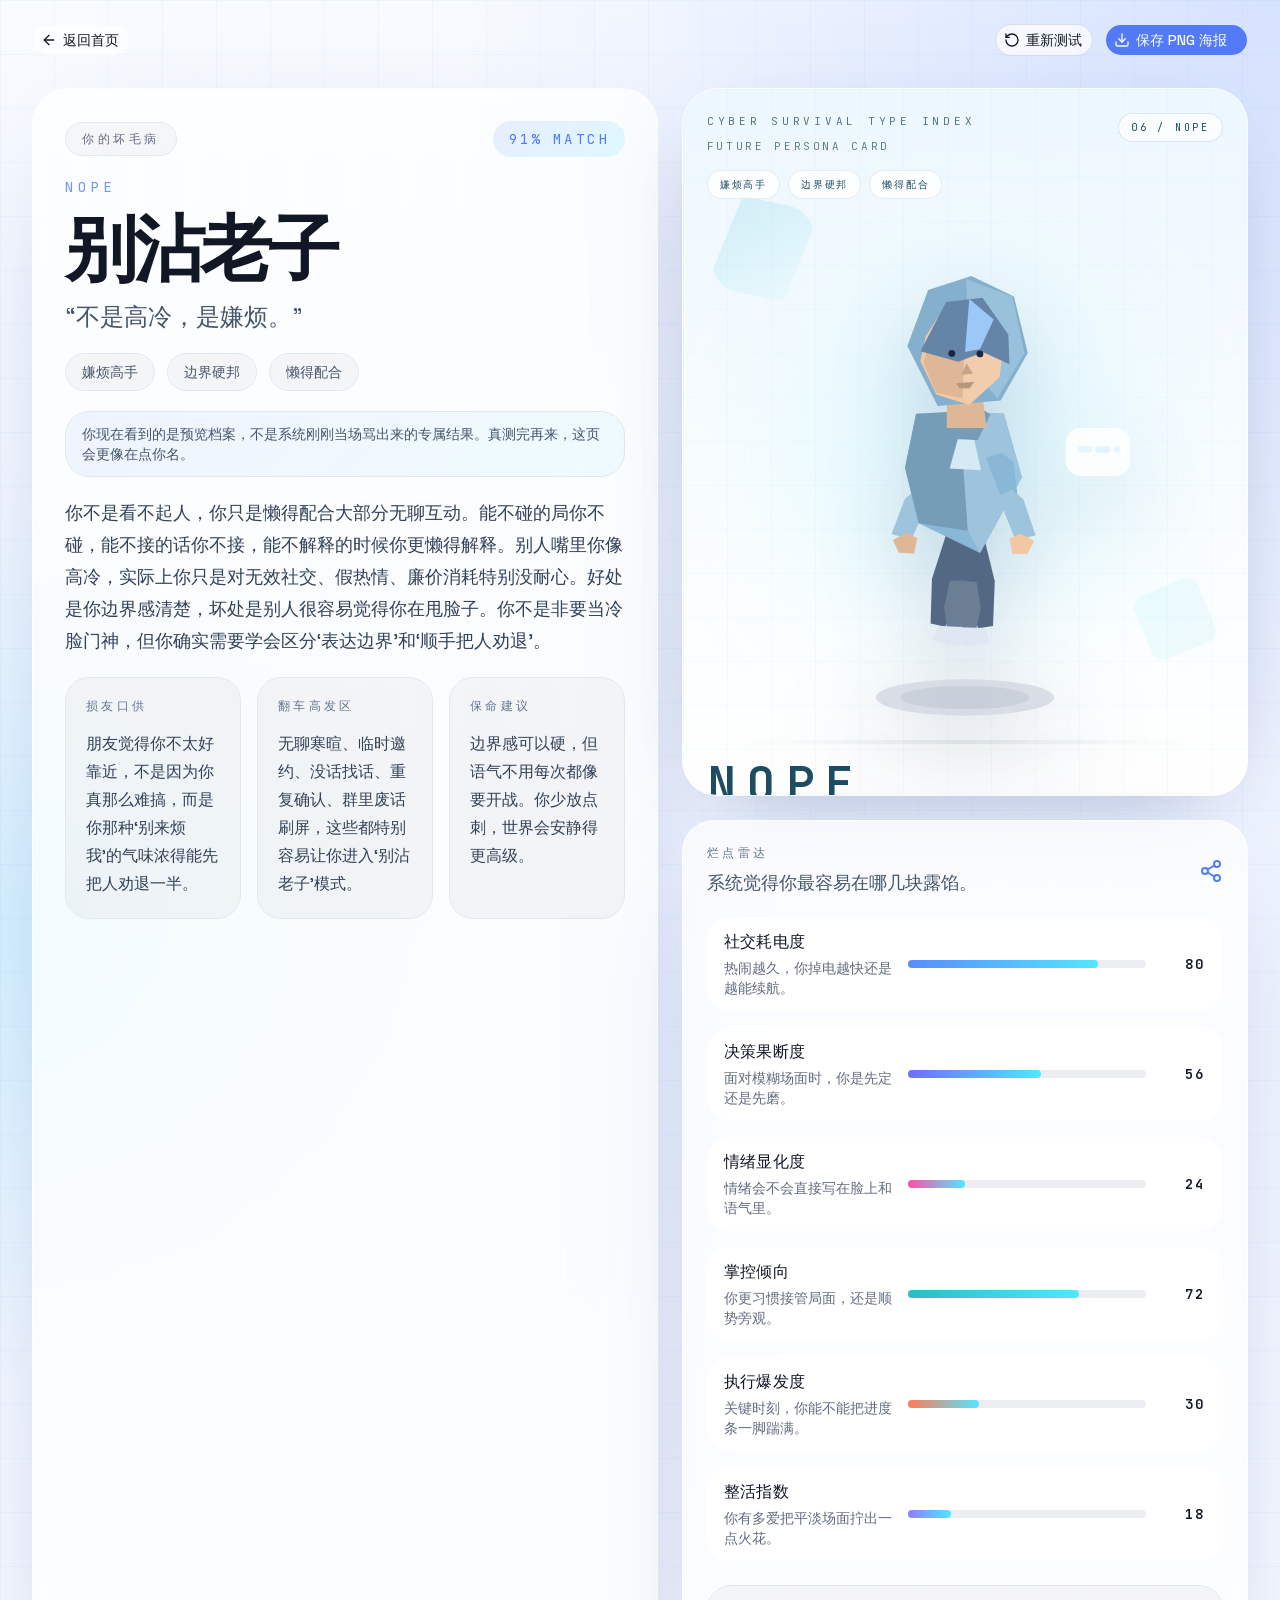
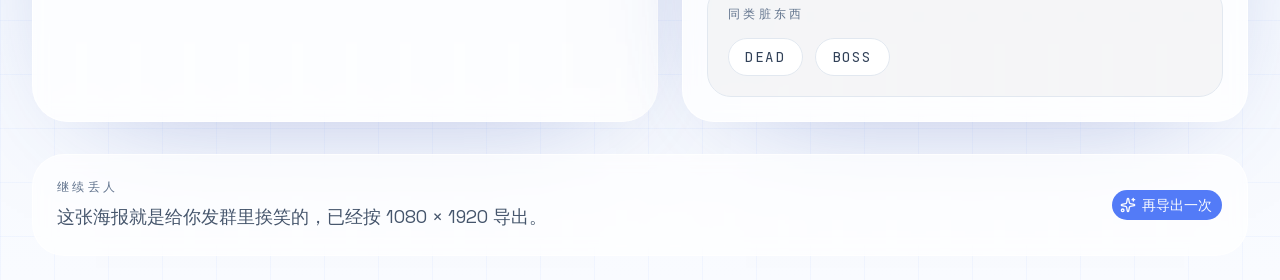
<file: result/nope/index.html>
<!DOCTYPE html><!--bsSjwY3h05oK_3nTK7yjF--><html class="__variable_dd5b2f __variable_3c557b" lang="zh-CN"><head><meta charSet="utf-8"/><meta name="viewport" content="width=device-width, initial-scale=1"/><link rel="preload" as="image" href="/personas/nope.svg"/><link rel="stylesheet" href="/_next/static/css/4e9671281f2441b7.css" data-precedence="next"/><link rel="preload" as="script" fetchPriority="low" href="/_next/static/chunks/webpack-aa9e090bf3495cf2.js"/><script src="/_next/static/chunks/4bd1b696-c023c6e3521b1417.js" async=""></script><script src="/_next/static/chunks/255-dda36e826969d334.js" async=""></script><script src="/_next/static/chunks/main-app-dc7338d2f887b218.js" async=""></script><script src="/_next/static/chunks/720-b47c826a5d7b7b8c.js" async=""></script><script src="/_next/static/chunks/app/layout-4c9aa68f6faf780e.js" async=""></script><script src="/_next/static/chunks/683-a47efe919de3a7f5.js" async=""></script><script src="/_next/static/chunks/app/not-found-e7ae4239d76e6bd1.js" async=""></script><script src="/_next/static/chunks/293-137b7233e4b34a96.js" async=""></script><script src="/_next/static/chunks/356-103228ef4feecd44.js" async=""></script><script src="/_next/static/chunks/608-4247036f8e5393a6.js" async=""></script><script src="/_next/static/chunks/574-d84a7f291f44a8c5.js" async=""></script><script src="/_next/static/chunks/app/result/%5Btype%5D/page-ace7f0376db38435.js" async=""></script><meta name="theme-color" media="(prefers-color-scheme: light)" content="#f8fbff"/><meta name="theme-color" media="(prefers-color-scheme: dark)" content="#08111f"/><meta name="color-scheme" content="light dark"/><title>NOPE｜别沾老子｜赛博人格测试</title><meta name="description" content="不是高冷，是嫌烦。 这是一份来自 赛博生存型人格测试 的原创人格档案。"/><meta name="application-name" content="赛博人格测试"/><meta name="keywords" content="赛博生存型人格测试,原创人格测试,娱乐测试,人格海报,趣味测试"/><link rel="canonical" href="http://localhost:3000/"/><meta property="og:title" content="赛博生存型人格测试｜你的生存姿势，系统已经记下"/><meta property="og:description" content="不是心理诊断，是一份适合截图转发的损人档案。21 道原创题，测出你的坏毛病、6 维评分和专属海报。"/><meta property="og:site_name" content="赛博生存型人格测试"/><meta property="og:locale" content="zh_CN"/><meta property="og:image:type" content="image/png"/><meta property="og:image" content="http://localhost:3000/opengraph-image?ab05120aaabd31b1"/><meta property="og:image:width" content="1200"/><meta property="og:image:height" content="630"/><meta property="og:type" content="website"/><meta name="twitter:card" content="summary_large_image"/><meta name="twitter:title" content="赛博生存型人格测试｜你的生存姿势，系统已经记下"/><meta name="twitter:description" content="不是心理诊断，是一份适合截图转发的损人档案。21 道原创题，测出你的坏毛病、6 维评分和专属海报。"/><meta name="twitter:image:type" content="image/png"/><meta name="twitter:image" content="http://localhost:3000/twitter-image?ef7367f1c2747d04"/><meta name="twitter:image:width" content="1200"/><meta name="twitter:image:height" content="630"/><link rel="icon" href="/favicon.ico" type="image/x-icon" sizes="16x16"/><link rel="icon" href="/icon?462d05fa431cffe7" type="image/png" sizes="64x64"/><link rel="apple-touch-icon" href="/apple-icon?189c033954071405" type="image/png" sizes="180x180"/><script src="/_next/static/chunks/polyfills-42372ed130431b0a.js" noModule=""></script></head><body><div hidden=""><!--$--><!--/$--></div><script>((a,b,c,d,e,f,g,h)=>{let i=document.documentElement,j=["light","dark"];function k(b){var c;(Array.isArray(a)?a:[a]).forEach(a=>{let c="class"===a,d=c&&f?e.map(a=>f[a]||a):e;c?(i.classList.remove(...d),i.classList.add(f&&f[b]?f[b]:b)):i.setAttribute(a,b)}),c=b,h&&j.includes(c)&&(i.style.colorScheme=c)}if(d)k(d);else try{let a=localStorage.getItem(b)||c,d=g&&"system"===a?window.matchMedia("(prefers-color-scheme: dark)").matches?"dark":"light":a;k(d)}catch(a){}})("class","theme","light",null,["light","dark"],null,true,true)</script><div class="relative min-h-screen overflow-hidden bg-[linear-gradient(180deg,#f8fbff_0%,#eef4ff_48%,#f9fbff_100%)]"><div class="absolute inset-0 bg-[radial-gradient(circle_at_top_right,_rgba(93,139,255,0.22),_transparent_36%),radial-gradient(circle_at_left,_rgba(83,230,255,0.16),_transparent_28%)]"></div><div class="absolute inset-0 bg-[linear-gradient(rgba(90,140,255,0.05)_1px,transparent_1px),linear-gradient(90deg,rgba(90,140,255,0.05)_1px,transparent_1px)] bg-[size:54px_54px]"></div><main class="relative mx-auto flex w-full max-w-7xl flex-col px-4 py-6 sm:px-6 lg:px-8"><div class="flex flex-wrap items-center justify-between gap-4"><a class="group/button inline-flex shrink-0 items-center justify-center rounded-lg border border-transparent bg-clip-padding text-sm font-medium whitespace-nowrap transition-all outline-none select-none focus-visible:border-ring focus-visible:ring-3 focus-visible:ring-ring/50 active:not-aria-[haspopup]:translate-y-px disabled:pointer-events-none disabled:opacity-50 aria-invalid:border-destructive aria-invalid:ring-3 aria-invalid:ring-destructive/20 dark:aria-invalid:border-destructive/50 dark:aria-invalid:ring-destructive/40 [&amp;_svg]:pointer-events-none [&amp;_svg]:shrink-0 [&amp;_svg:not([class*=&#x27;size-&#x27;])]:size-4 border-border bg-background hover:bg-muted hover:text-foreground aria-expanded:bg-muted aria-expanded:text-foreground dark:border-input dark:bg-input/30 dark:hover:bg-input/50 h-8 gap-1.5 px-2.5 has-data-[icon=inline-end]:pr-2 has-data-[icon=inline-start]:pl-2 rounded-full bg-white/72" href="/"><svg xmlns="http://www.w3.org/2000/svg" width="24" height="24" viewBox="0 0 24 24" fill="none" stroke="currentColor" stroke-width="2" stroke-linecap="round" stroke-linejoin="round" class="lucide lucide-arrow-left" aria-hidden="true" data-icon="inline-start"><path d="m12 19-7-7 7-7"></path><path d="M19 12H5"></path></svg>返回首页</a><div class="flex flex-wrap gap-3"><button type="button" tabindex="0" data-slot="button" class="group/button inline-flex shrink-0 items-center justify-center border bg-clip-padding text-sm font-medium whitespace-nowrap transition-all outline-none select-none focus-visible:border-ring focus-visible:ring-3 focus-visible:ring-ring/50 active:not-aria-[haspopup]:translate-y-px disabled:pointer-events-none disabled:opacity-50 aria-invalid:border-destructive aria-invalid:ring-3 aria-invalid:ring-destructive/20 dark:aria-invalid:border-destructive/50 dark:aria-invalid:ring-destructive/40 [&amp;_svg]:pointer-events-none [&amp;_svg]:shrink-0 [&amp;_svg:not([class*=&#x27;size-&#x27;])]:size-4 border-border hover:bg-muted hover:text-foreground aria-expanded:bg-muted aria-expanded:text-foreground dark:border-input dark:bg-input/30 dark:hover:bg-input/50 h-8 gap-1.5 px-2.5 has-data-[icon=inline-end]:pr-2 has-data-[icon=inline-start]:pl-2 rounded-full bg-white/72"><svg xmlns="http://www.w3.org/2000/svg" width="24" height="24" viewBox="0 0 24 24" fill="none" stroke="currentColor" stroke-width="2" stroke-linecap="round" stroke-linejoin="round" class="lucide lucide-rotate-ccw" aria-hidden="true" data-icon="inline-start"><path d="M3 12a9 9 0 1 0 9-9 9.75 9.75 0 0 0-6.74 2.74L3 8"></path><path d="M3 3v5h5"></path></svg>重新测试</button><button type="button" tabindex="0" data-slot="button" class="group/button inline-flex shrink-0 items-center justify-center border border-transparent bg-clip-padding text-sm font-medium whitespace-nowrap transition-all outline-none select-none focus-visible:border-ring focus-visible:ring-3 focus-visible:ring-ring/50 active:not-aria-[haspopup]:translate-y-px disabled:pointer-events-none disabled:opacity-50 aria-invalid:border-destructive aria-invalid:ring-3 aria-invalid:ring-destructive/20 dark:aria-invalid:border-destructive/50 dark:aria-invalid:ring-destructive/40 [&amp;_svg]:pointer-events-none [&amp;_svg]:shrink-0 [&amp;_svg:not([class*=&#x27;size-&#x27;])]:size-4 bg-primary text-primary-foreground [a]:hover:bg-primary/80 h-8 gap-1.5 has-data-[icon=inline-end]:pr-2 has-data-[icon=inline-start]:pl-2 rounded-full px-5"><svg xmlns="http://www.w3.org/2000/svg" width="24" height="24" viewBox="0 0 24 24" fill="none" stroke="currentColor" stroke-width="2" stroke-linecap="round" stroke-linejoin="round" class="lucide lucide-download" aria-hidden="true" data-icon="inline-start"><path d="M12 15V3"></path><path d="M21 15v4a2 2 0 0 1-2 2H5a2 2 0 0 1-2-2v-4"></path><path d="m7 10 5 5 5-5"></path></svg>保存 PNG 海报</button></div></div><section class="mt-8 grid gap-6 lg:grid-cols-[1.05fr_0.95fr]"><div class="flex flex-col gap-5 rounded-[2.25rem] border border-white/70 bg-white/70 p-6 shadow-[0_30px_120px_-64px_rgba(54,79,170,0.5)] backdrop-blur-sm sm:p-8" style="opacity:0;transform:translateY(16px)"><div class="flex flex-wrap items-center justify-between gap-4"><div class="rounded-full border border-slate-200 bg-slate-950/[0.03] px-4 py-2 font-mono text-xs uppercase tracking-[0.3em] text-muted-foreground">你的坏毛病</div><div class="rounded-full bg-[linear-gradient(135deg,rgba(93,139,255,0.14),rgba(83,230,255,0.16))] px-4 py-2 font-mono text-sm uppercase tracking-[0.22em] text-primary">91<!-- -->% MATCH</div></div><div class="flex flex-col gap-4"><span class="font-mono text-sm uppercase tracking-[0.34em] text-primary/80">NOPE</span><h1 class="text-5xl font-semibold leading-none tracking-[-0.06em] text-foreground sm:text-7xl">别沾老子</h1><p class="max-w-3xl text-xl leading-8 text-slate-600 sm:text-2xl">“<!-- -->不是高冷，是嫌烦。<!-- -->”</p></div><div class="flex flex-wrap gap-3"><span class="rounded-full border border-slate-200 bg-slate-950/[0.03] px-4 py-2 text-sm text-slate-600">嫌烦高手</span><span class="rounded-full border border-slate-200 bg-slate-950/[0.03] px-4 py-2 text-sm text-slate-600">边界硬邦</span><span class="rounded-full border border-slate-200 bg-slate-950/[0.03] px-4 py-2 text-sm text-slate-600">懒得配合</span></div><div class="rounded-[1.5rem] border border-slate-200 bg-[linear-gradient(135deg,rgba(93,139,255,0.08),rgba(83,230,255,0.08))] px-4 py-3 text-sm text-slate-600">你现在看到的是预览档案，不是系统刚刚当场骂出来的专属结果。真测完再来，这页会更像在点你名。</div><p class="max-w-3xl text-lg leading-8 text-slate-700">你不是看不起人，你只是懒得配合大部分无聊互动。能不碰的局你不碰，能不接的话你不接，能不解释的时候你更懒得解释。别人嘴里你像高冷，实际上你只是对无效社交、假热情、廉价消耗特别没耐心。好处是你边界感清楚，坏处是别人很容易觉得你在甩脸子。你不是非要当冷脸门神，但你确实需要学会区分‘表达边界’和‘顺手把人劝退’。</p><div class="grid gap-4 md:grid-cols-3"><div class="rounded-[1.5rem] border border-slate-200 bg-slate-950/[0.03] p-5"><p class="font-mono text-xs uppercase tracking-[0.28em] text-slate-500">损友口供</p><p class="mt-4 text-base leading-7 text-slate-700">朋友觉得你不太好靠近，不是因为你真那么难搞，而是你那种‘别来烦我’的气味浓得能先把人劝退一半。</p></div><div class="rounded-[1.5rem] border border-slate-200 bg-slate-950/[0.03] p-5"><p class="font-mono text-xs uppercase tracking-[0.28em] text-slate-500">翻车高发区</p><p class="mt-4 text-base leading-7 text-slate-700">无聊寒暄、临时邀约、没话找话、重复确认、群里废话刷屏，这些都特别容易让你进入‘别沾老子’模式。</p></div><div class="rounded-[1.5rem] border border-slate-200 bg-slate-950/[0.03] p-5"><p class="font-mono text-xs uppercase tracking-[0.28em] text-slate-500">保命建议</p><p class="mt-4 text-base leading-7 text-slate-700">边界感可以硬，但语气不用每次都像要开战。你少放点刺，世界会安静得更高级。</p></div></div></div><div class="flex flex-col gap-6" style="opacity:0;transform:translateY(18px)"><div class="relative overflow-hidden border border-white/70 shadow-[0_24px_90px_-42px_rgba(66,84,144,0.55)] backdrop-blur-sm aspect-[4/5] w-full rounded-[2.25rem]" style="background:linear-gradient(180deg, #edf7ff 0%, #f8fcff 54%, #ffffff 100%)"><div class="absolute inset-0 opacity-60" style="background-image:linear-gradient(#d0f1f655 1px, transparent 1px), linear-gradient(90deg, #d0f1f655 1px, transparent 1px);background-size:44px 44px"></div><div class="absolute left-1/2 top-[16%] size-[72%] -translate-x-1/2 rounded-full blur-3xl" style="background:radial-gradient(circle, #90f4ff55 0%, transparent 68%)"></div><div class="absolute left-8 top-28 h-24 w-24 rotate-12 rounded-[2rem] opacity-50" style="background:linear-gradient(135deg, #2db8c955, #90f4ff22);clip-path:polygon(18% 0%, 100% 0%, 82% 100%, 0% 100%)"></div><div class="absolute bottom-34 right-8 h-20 w-20 -rotate-12 rounded-[2rem] opacity-45" style="background:linear-gradient(135deg, #90f4ff55, #2db8c922);clip-path:polygon(0% 16%, 84% 0%, 100% 84%, 16% 100%)"></div><div class="relative flex h-full flex-col p-5 sm:p-6"><div class="flex items-start justify-between gap-4"><div class="flex flex-col gap-2"><span class="font-mono text-[11px] uppercase tracking-[0.34em] opacity-75" style="color:#1f4d63">cyber survival type index</span><span class="font-mono text-[11px] uppercase tracking-[0.24em] opacity-70" style="color:#1f4d63">future persona card</span></div><span class="rounded-full border bg-white/72 px-3 py-1.5 font-mono text-[10px] uppercase tracking-[0.28em]" style="border-color:#1f4d6322;color:#1f4d63">06 / NOPE</span></div><div class="mt-4 flex flex-wrap gap-2"><span class="rounded-full border bg-white/78 px-3 py-1.5 font-mono text-[10px] uppercase tracking-[0.18em]" style="border-color:#1f4d6318;color:#1f4d63">嫌烦高手</span><span class="rounded-full border bg-white/78 px-3 py-1.5 font-mono text-[10px] uppercase tracking-[0.18em]" style="border-color:#1f4d6318;color:#1f4d63">边界硬邦</span><span class="rounded-full border bg-white/78 px-3 py-1.5 font-mono text-[10px] uppercase tracking-[0.18em]" style="border-color:#1f4d6318;color:#1f4d63">懒得配合</span></div><div class="relative flex flex-1 items-end justify-center px-2 pb-2 pt-6"><div class="absolute inset-x-6 bottom-6 h-8 rounded-full blur-2xl" style="background:radial-gradient(circle, #1f4d6320 0%, transparent 70%)"></div><div class="absolute inset-x-8 bottom-4 h-1 rounded-full opacity-55" style="background:linear-gradient(90deg, transparent, #1f4d6328, transparent)"></div><div class="relative z-10 h-full w-full max-w-[86%]"><img alt="NOPE 别沾老子 低多边形人格图" draggable="false" loading="eager" width="520" height="640" decoding="async" data-nimg="1" class="h-full w-full object-contain drop-shadow-[0_34px_42px_rgba(32,48,92,0.16)]" style="color:transparent" src="/personas/nope.svg"/></div></div><div class="flex items-end justify-between gap-4"><div class="flex flex-col"><span class="font-mono text-4xl font-semibold uppercase tracking-[0.22em] sm:text-5xl" style="color:#1f4d63">NOPE</span><span class="text-lg font-semibold tracking-[-0.04em] sm:text-2xl" style="color:#1f4d63">别沾老子</span></div><div class="flex flex-col items-end gap-1"><span class="font-mono text-[10px] uppercase tracking-[0.26em] opacity-75" style="color:#1f4d63">low poly flat svg</span><span class="font-mono text-[10px] uppercase tracking-[0.26em]" style="color:#2db8c9">deny / gate / off</span></div></div></div></div><div class="rounded-[2rem] border border-white/72 bg-white/70 p-6 shadow-[0_30px_120px_-64px_rgba(54,79,170,0.5)] backdrop-blur-sm"><div class="mb-5 flex items-center justify-between gap-4"><div><p class="font-mono text-xs uppercase tracking-[0.28em] text-slate-500">烂点雷达</p><p class="mt-2 text-lg text-slate-600">系统觉得你最容易在哪几块露馅。</p></div><svg xmlns="http://www.w3.org/2000/svg" width="24" height="24" viewBox="0 0 24 24" fill="none" stroke="currentColor" stroke-width="2" stroke-linecap="round" stroke-linejoin="round" class="lucide lucide-share2 lucide-share-2 text-primary" aria-hidden="true"><circle cx="18" cy="5" r="3"></circle><circle cx="6" cy="12" r="3"></circle><circle cx="18" cy="19" r="3"></circle><line x1="8.59" x2="15.42" y1="13.51" y2="17.49"></line><line x1="15.41" x2="8.59" y1="6.51" y2="10.49"></line></svg></div><div class="flex flex-col gap-4"><div class="grid items-center gap-3 rounded-[1.5rem] border border-white/55 bg-white/66 px-4 py-3 backdrop-blur-sm grid-cols-[1fr_auto] md:grid-cols-[172px_1fr_48px]"><div class="flex flex-col gap-1"><span class="font-medium tracking-[0.02em] text-foreground">社交耗电度</span><span class="text-sm leading-5 text-muted-foreground">热闹越久，你掉电越快还是越能续航。</span></div><div class="col-span-full h-2 rounded-full bg-[rgba(16,31,78,0.08)] md:col-span-1"><div class="h-full rounded-full transition-[width]" style="width:80%;background:linear-gradient(90deg, #5a8cff, #53e6ff)"></div></div><div class="justify-self-end font-mono text-sm font-semibold tracking-[0.18em] text-foreground">80</div></div><div class="grid items-center gap-3 rounded-[1.5rem] border border-white/55 bg-white/66 px-4 py-3 backdrop-blur-sm grid-cols-[1fr_auto] md:grid-cols-[172px_1fr_48px]"><div class="flex flex-col gap-1"><span class="font-medium tracking-[0.02em] text-foreground">决策果断度</span><span class="text-sm leading-5 text-muted-foreground">面对模糊场面时，你是先定还是先磨。</span></div><div class="col-span-full h-2 rounded-full bg-[rgba(16,31,78,0.08)] md:col-span-1"><div class="h-full rounded-full transition-[width]" style="width:56%;background:linear-gradient(90deg, #6f6dff, #53e6ff)"></div></div><div class="justify-self-end font-mono text-sm font-semibold tracking-[0.18em] text-foreground">56</div></div><div class="grid items-center gap-3 rounded-[1.5rem] border border-white/55 bg-white/66 px-4 py-3 backdrop-blur-sm grid-cols-[1fr_auto] md:grid-cols-[172px_1fr_48px]"><div class="flex flex-col gap-1"><span class="font-medium tracking-[0.02em] text-foreground">情绪显化度</span><span class="text-sm leading-5 text-muted-foreground">情绪会不会直接写在脸上和语气里。</span></div><div class="col-span-full h-2 rounded-full bg-[rgba(16,31,78,0.08)] md:col-span-1"><div class="h-full rounded-full transition-[width]" style="width:24%;background:linear-gradient(90deg, #ff4fa4, #53e6ff)"></div></div><div class="justify-self-end font-mono text-sm font-semibold tracking-[0.18em] text-foreground">24</div></div><div class="grid items-center gap-3 rounded-[1.5rem] border border-white/55 bg-white/66 px-4 py-3 backdrop-blur-sm grid-cols-[1fr_auto] md:grid-cols-[172px_1fr_48px]"><div class="flex flex-col gap-1"><span class="font-medium tracking-[0.02em] text-foreground">掌控倾向</span><span class="text-sm leading-5 text-muted-foreground">你更习惯接管局面，还是顺势旁观。</span></div><div class="col-span-full h-2 rounded-full bg-[rgba(16,31,78,0.08)] md:col-span-1"><div class="h-full rounded-full transition-[width]" style="width:72%;background:linear-gradient(90deg, #2ebac6, #53e6ff)"></div></div><div class="justify-self-end font-mono text-sm font-semibold tracking-[0.18em] text-foreground">72</div></div><div class="grid items-center gap-3 rounded-[1.5rem] border border-white/55 bg-white/66 px-4 py-3 backdrop-blur-sm grid-cols-[1fr_auto] md:grid-cols-[172px_1fr_48px]"><div class="flex flex-col gap-1"><span class="font-medium tracking-[0.02em] text-foreground">执行爆发度</span><span class="text-sm leading-5 text-muted-foreground">关键时刻，你能不能把进度条一脚踹满。</span></div><div class="col-span-full h-2 rounded-full bg-[rgba(16,31,78,0.08)] md:col-span-1"><div class="h-full rounded-full transition-[width]" style="width:30%;background:linear-gradient(90deg, #ff7b54, #53e6ff)"></div></div><div class="justify-self-end font-mono text-sm font-semibold tracking-[0.18em] text-foreground">30</div></div><div class="grid items-center gap-3 rounded-[1.5rem] border border-white/55 bg-white/66 px-4 py-3 backdrop-blur-sm grid-cols-[1fr_auto] md:grid-cols-[172px_1fr_48px]"><div class="flex flex-col gap-1"><span class="font-medium tracking-[0.02em] text-foreground">整活指数</span><span class="text-sm leading-5 text-muted-foreground">你有多爱把平淡场面拧出一点火花。</span></div><div class="col-span-full h-2 rounded-full bg-[rgba(16,31,78,0.08)] md:col-span-1"><div class="h-full rounded-full transition-[width]" style="width:18%;background:linear-gradient(90deg, #8f7cff, #53e6ff)"></div></div><div class="justify-self-end font-mono text-sm font-semibold tracking-[0.18em] text-foreground">18</div></div></div><div class="mt-6 rounded-[1.5rem] border border-slate-200 bg-slate-950/[0.03] p-5"><p class="font-mono text-xs uppercase tracking-[0.28em] text-slate-500">同类脏东西</p><div class="mt-4 flex flex-wrap gap-3"><span class="rounded-full border border-slate-200 bg-white px-4 py-2 font-mono text-sm tracking-[0.16em] text-slate-700">DEAD</span><span class="rounded-full border border-slate-200 bg-white px-4 py-2 font-mono text-sm tracking-[0.16em] text-slate-700">BOSS</span></div></div></div></div></section><section class="mt-8 rounded-[2rem] border border-white/72 bg-white/70 p-5 shadow-[0_30px_120px_-64px_rgba(54,79,170,0.5)] backdrop-blur-sm sm:p-6"><div class="flex flex-wrap items-center justify-between gap-4"><div><p class="font-mono text-xs uppercase tracking-[0.28em] text-slate-500">继续丢人</p><p class="mt-2 text-lg text-slate-600">这张海报就是给你发群里挨笑的，已经按 1080 × 1920 导出。</p></div><button type="button" tabindex="0" data-slot="button" class="group/button inline-flex shrink-0 items-center justify-center rounded-lg border border-transparent bg-clip-padding text-sm font-medium whitespace-nowrap transition-all outline-none select-none focus-visible:border-ring focus-visible:ring-3 focus-visible:ring-ring/50 active:not-aria-[haspopup]:translate-y-px disabled:pointer-events-none disabled:opacity-50 aria-invalid:border-destructive aria-invalid:ring-3 aria-invalid:ring-destructive/20 dark:aria-invalid:border-destructive/50 dark:aria-invalid:ring-destructive/40 [&amp;_svg]:pointer-events-none [&amp;_svg]:shrink-0 [&amp;_svg:not([class*=&#x27;size-&#x27;])]:size-4 bg-primary text-primary-foreground [a]:hover:bg-primary/80 h-8 gap-1.5 px-2.5 has-data-[icon=inline-end]:pr-2 has-data-[icon=inline-start]:pl-2"><svg xmlns="http://www.w3.org/2000/svg" width="24" height="24" viewBox="0 0 24 24" fill="none" stroke="currentColor" stroke-width="2" stroke-linecap="round" stroke-linejoin="round" class="lucide lucide-sparkles" aria-hidden="true" data-icon="inline-start"><path d="M11.017 2.814a1 1 0 0 1 1.966 0l1.051 5.558a2 2 0 0 0 1.594 1.594l5.558 1.051a1 1 0 0 1 0 1.966l-5.558 1.051a2 2 0 0 0-1.594 1.594l-1.051 5.558a1 1 0 0 1-1.966 0l-1.051-5.558a2 2 0 0 0-1.594-1.594l-5.558-1.051a1 1 0 0 1 0-1.966l5.558-1.051a2 2 0 0 0 1.594-1.594z"></path><path d="M20 2v4"></path><path d="M22 4h-4"></path><circle cx="4" cy="20" r="2"></circle></svg>再导出一次</button></div></section></main><div aria-hidden="true" class="pointer-events-none fixed left-[-9999px] top-0 opacity-100"><div><div class="relative overflow-hidden rounded-[64px] border border-white/70 bg-[#f6f9ff] text-slate-950" style="width:1080px;height:1920px"><div class="absolute inset-0 bg-[radial-gradient(circle_at_top,_rgba(88,130,255,0.22),_transparent_42%),linear-gradient(180deg,#fbfdff_0%,#eef4ff_100%)]"></div><div class="absolute inset-0 bg-[linear-gradient(rgba(90,140,255,0.06)_1px,transparent_1px),linear-gradient(90deg,rgba(90,140,255,0.06)_1px,transparent_1px)] bg-[size:54px_54px]"></div><div class="relative flex h-full flex-col gap-10 p-16"><div class="flex items-start justify-between"><div class="flex flex-col gap-3"><span class="font-mono text-xl uppercase tracking-[0.42em] text-slate-500">Cyber Roast File</span><h1 class="text-[88px] font-semibold tracking-[-0.06em] text-slate-950">赛博生存型人格测试</h1><p class="max-w-3xl text-[34px] leading-[1.45] text-slate-600">不是鉴定书，是一份会被朋友截图转发的缺德档案。</p></div><div class="rounded-full border border-slate-300/70 bg-white/82 px-6 py-3 font-mono text-2xl tracking-[0.26em] text-slate-700">91<!-- -->% MATCH</div></div><div class="grid flex-1 grid-cols-[420px_1fr] gap-10"><div class="relative overflow-hidden border border-white/70 shadow-[0_24px_90px_-42px_rgba(66,84,144,0.55)] backdrop-blur-sm h-full rounded-[48px]" style="background:linear-gradient(180deg, #edf7ff 0%, #f8fcff 54%, #ffffff 100%)"><div class="absolute inset-0 opacity-60" style="background-image:linear-gradient(#d0f1f655 1px, transparent 1px), linear-gradient(90deg, #d0f1f655 1px, transparent 1px);background-size:44px 44px"></div><div class="absolute left-1/2 top-[16%] size-[72%] -translate-x-1/2 rounded-full blur-3xl" style="background:radial-gradient(circle, #90f4ff55 0%, transparent 68%)"></div><div class="absolute left-8 top-28 h-24 w-24 rotate-12 rounded-[2rem] opacity-50" style="background:linear-gradient(135deg, #2db8c955, #90f4ff22);clip-path:polygon(18% 0%, 100% 0%, 82% 100%, 0% 100%)"></div><div class="absolute bottom-34 right-8 h-20 w-20 -rotate-12 rounded-[2rem] opacity-45" style="background:linear-gradient(135deg, #90f4ff55, #2db8c922);clip-path:polygon(0% 16%, 84% 0%, 100% 84%, 16% 100%)"></div><div class="relative flex h-full flex-col p-5 sm:p-6"><div class="flex items-start justify-between gap-4"><div class="flex flex-col gap-2"><span class="font-mono text-[11px] uppercase tracking-[0.34em] opacity-75" style="color:#1f4d63">cyber survival type index</span><span class="font-mono text-[11px] uppercase tracking-[0.24em] opacity-70" style="color:#1f4d63">share export</span></div><span class="rounded-full border bg-white/72 px-3 py-1.5 font-mono text-[10px] uppercase tracking-[0.28em]" style="border-color:#1f4d6322;color:#1f4d63">06 / NOPE</span></div><div class="mt-4 flex flex-wrap gap-2"><span class="rounded-full border bg-white/78 px-3 py-1.5 font-mono text-[10px] uppercase tracking-[0.18em]" style="border-color:#1f4d6318;color:#1f4d63">嫌烦高手</span><span class="rounded-full border bg-white/78 px-3 py-1.5 font-mono text-[10px] uppercase tracking-[0.18em]" style="border-color:#1f4d6318;color:#1f4d63">边界硬邦</span><span class="rounded-full border bg-white/78 px-3 py-1.5 font-mono text-[10px] uppercase tracking-[0.18em]" style="border-color:#1f4d6318;color:#1f4d63">懒得配合</span></div><div class="relative flex flex-1 items-end justify-center px-2 pb-2 pt-6"><div class="absolute inset-x-6 bottom-6 h-8 rounded-full blur-2xl" style="background:radial-gradient(circle, #1f4d6320 0%, transparent 70%)"></div><div class="absolute inset-x-8 bottom-4 h-1 rounded-full opacity-55" style="background:linear-gradient(90deg, transparent, #1f4d6328, transparent)"></div><div class="relative z-10 h-full w-full max-w-[86%]"><img alt="NOPE 别沾老子 低多边形人格图" draggable="false" loading="eager" width="520" height="640" decoding="async" data-nimg="1" class="h-full w-full object-contain drop-shadow-[0_34px_42px_rgba(32,48,92,0.16)]" style="color:transparent" src="/personas/nope.svg"/></div></div><div class="flex items-end justify-between gap-4"><div class="flex flex-col"><span class="font-mono text-4xl font-semibold uppercase tracking-[0.22em] sm:text-5xl" style="color:#1f4d63">NOPE</span><span class="text-lg font-semibold tracking-[-0.04em] sm:text-2xl" style="color:#1f4d63">别沾老子</span></div><div class="flex flex-col items-end gap-1"><span class="font-mono text-[10px] uppercase tracking-[0.26em] opacity-75" style="color:#1f4d63">low poly flat svg</span><span class="font-mono text-[10px] uppercase tracking-[0.26em]" style="color:#2db8c9">deny / gate / off</span></div></div></div></div><div class="flex flex-col gap-8 rounded-[48px] border border-white/70 bg-white/72 p-10 shadow-[0_30px_120px_-52px_rgba(66,84,144,0.45)]"><div class="flex items-end justify-between gap-6"><div class="flex flex-col gap-3"><span class="font-mono text-2xl uppercase tracking-[0.3em] text-slate-500">NOPE</span><h2 class="text-[76px] font-semibold tracking-[-0.05em]">别沾老子</h2></div><div class="flex gap-3"><span class="rounded-full border border-slate-300/70 bg-slate-950/[0.03] px-4 py-2 text-xl text-slate-700">嫌烦高手</span><span class="rounded-full border border-slate-300/70 bg-slate-950/[0.03] px-4 py-2 text-xl text-slate-700">边界硬邦</span><span class="rounded-full border border-slate-300/70 bg-slate-950/[0.03] px-4 py-2 text-xl text-slate-700">懒得配合</span></div></div><div class="rounded-[36px] bg-[linear-gradient(135deg,rgba(93,139,255,0.14),rgba(83,230,255,0.16))] px-8 py-7"><p class="text-[42px] font-medium leading-[1.3] tracking-[-0.03em] text-slate-900">“<!-- -->不是高冷，是嫌烦。<!-- -->”</p></div><div class="flex flex-col gap-6"><div class="flex items-center justify-between"><span class="font-mono text-2xl uppercase tracking-[0.26em] text-slate-500">roast radar</span><span class="text-2xl text-slate-500">系统觉得你最容易在哪几块露馅。</span></div><div class="flex flex-col gap-4"><div class="grid items-center gap-3 rounded-[1.5rem] border border-white/55 bg-white/66 px-4 py-3 backdrop-blur-sm grid-cols-[1fr_auto] sm:grid-cols-[152px_1fr_40px]"><div class="flex flex-col gap-1"><span class="font-medium tracking-[0.02em] text-foreground">社交耗电度</span></div><div class="col-span-full h-2 rounded-full bg-[rgba(16,31,78,0.08)] md:col-span-1"><div class="h-full rounded-full transition-[width]" style="width:80%;background:linear-gradient(90deg, #5a8cff, #53e6ff)"></div></div><div class="justify-self-end font-mono text-sm font-semibold tracking-[0.18em] text-foreground">80</div></div><div class="grid items-center gap-3 rounded-[1.5rem] border border-white/55 bg-white/66 px-4 py-3 backdrop-blur-sm grid-cols-[1fr_auto] sm:grid-cols-[152px_1fr_40px]"><div class="flex flex-col gap-1"><span class="font-medium tracking-[0.02em] text-foreground">决策果断度</span></div><div class="col-span-full h-2 rounded-full bg-[rgba(16,31,78,0.08)] md:col-span-1"><div class="h-full rounded-full transition-[width]" style="width:56%;background:linear-gradient(90deg, #6f6dff, #53e6ff)"></div></div><div class="justify-self-end font-mono text-sm font-semibold tracking-[0.18em] text-foreground">56</div></div><div class="grid items-center gap-3 rounded-[1.5rem] border border-white/55 bg-white/66 px-4 py-3 backdrop-blur-sm grid-cols-[1fr_auto] sm:grid-cols-[152px_1fr_40px]"><div class="flex flex-col gap-1"><span class="font-medium tracking-[0.02em] text-foreground">情绪显化度</span></div><div class="col-span-full h-2 rounded-full bg-[rgba(16,31,78,0.08)] md:col-span-1"><div class="h-full rounded-full transition-[width]" style="width:24%;background:linear-gradient(90deg, #ff4fa4, #53e6ff)"></div></div><div class="justify-self-end font-mono text-sm font-semibold tracking-[0.18em] text-foreground">24</div></div><div class="grid items-center gap-3 rounded-[1.5rem] border border-white/55 bg-white/66 px-4 py-3 backdrop-blur-sm grid-cols-[1fr_auto] sm:grid-cols-[152px_1fr_40px]"><div class="flex flex-col gap-1"><span class="font-medium tracking-[0.02em] text-foreground">掌控倾向</span></div><div class="col-span-full h-2 rounded-full bg-[rgba(16,31,78,0.08)] md:col-span-1"><div class="h-full rounded-full transition-[width]" style="width:72%;background:linear-gradient(90deg, #2ebac6, #53e6ff)"></div></div><div class="justify-self-end font-mono text-sm font-semibold tracking-[0.18em] text-foreground">72</div></div><div class="grid items-center gap-3 rounded-[1.5rem] border border-white/55 bg-white/66 px-4 py-3 backdrop-blur-sm grid-cols-[1fr_auto] sm:grid-cols-[152px_1fr_40px]"><div class="flex flex-col gap-1"><span class="font-medium tracking-[0.02em] text-foreground">执行爆发度</span></div><div class="col-span-full h-2 rounded-full bg-[rgba(16,31,78,0.08)] md:col-span-1"><div class="h-full rounded-full transition-[width]" style="width:30%;background:linear-gradient(90deg, #ff7b54, #53e6ff)"></div></div><div class="justify-self-end font-mono text-sm font-semibold tracking-[0.18em] text-foreground">30</div></div><div class="grid items-center gap-3 rounded-[1.5rem] border border-white/55 bg-white/66 px-4 py-3 backdrop-blur-sm grid-cols-[1fr_auto] sm:grid-cols-[152px_1fr_40px]"><div class="flex flex-col gap-1"><span class="font-medium tracking-[0.02em] text-foreground">整活指数</span></div><div class="col-span-full h-2 rounded-full bg-[rgba(16,31,78,0.08)] md:col-span-1"><div class="h-full rounded-full transition-[width]" style="width:18%;background:linear-gradient(90deg, #8f7cff, #53e6ff)"></div></div><div class="justify-self-end font-mono text-sm font-semibold tracking-[0.18em] text-foreground">18</div></div></div></div><div class="grid grid-cols-3 gap-6 pt-2"><div class="rounded-[32px] border border-slate-200 bg-slate-950/[0.03] p-6"><p class="font-mono text-lg uppercase tracking-[0.26em] text-slate-500">损友口供</p><p class="mt-4 text-[26px] leading-[1.55] text-slate-700">朋友觉得你不太好靠近，不是因为你真那么难搞，而是你那种‘别来烦我’的气味浓得能先把人劝退一半。</p></div><div class="rounded-[32px] border border-slate-200 bg-slate-950/[0.03] p-6"><p class="font-mono text-lg uppercase tracking-[0.26em] text-slate-500">翻车高发区</p><p class="mt-4 text-[26px] leading-[1.55] text-slate-700">无聊寒暄、临时邀约、没话找话、重复确认、群里废话刷屏，这些都特别容易让你进入‘别沾老子’模式。</p></div><div class="rounded-[32px] border border-slate-200 bg-slate-950/[0.03] p-6"><p class="font-mono text-lg uppercase tracking-[0.26em] text-slate-500">保命建议</p><p class="mt-4 text-[26px] leading-[1.55] text-slate-700">边界感可以硬，但语气不用每次都像要开战。你少放点刺，世界会安静得更高级。</p></div></div></div></div><div class="flex items-center justify-between rounded-[36px] border border-white/72 bg-white/76 px-8 py-6"><div class="flex flex-col gap-2"><span class="font-mono text-lg uppercase tracking-[0.26em] text-slate-500">generated roast</span><span class="text-[28px] text-slate-700">纯娱乐。拿去互损可以，别拿去判人生。</span></div><span class="font-mono text-xl tracking-[0.26em] text-slate-500">2026/4/10</span></div></div></div></div></div></div><!--$--><!--/$--><section aria-label="Notifications alt+T" tabindex="-1" aria-live="polite" aria-relevant="additions text" aria-atomic="false"></section><script src="/_next/static/chunks/webpack-aa9e090bf3495cf2.js" id="_R_" async=""></script><script>(self.__next_f=self.__next_f||[]).push([0])</script><script>self.__next_f.push([1,"1:\"$Sreact.fragment\"\n2:I[1023,[\"720\",\"static/chunks/720-b47c826a5d7b7b8c.js\",\"177\",\"static/chunks/app/layout-4c9aa68f6faf780e.js\"],\"Providers\"]\n3:I[9766,[],\"\"]\n4:I[8924,[],\"\"]\n5:I[8653,[\"683\",\"static/chunks/683-a47efe919de3a7f5.js\",\"345\",\"static/chunks/app/not-found-e7ae4239d76e6bd1.js\"],\"default\"]\n7:I[4431,[],\"OutletBoundary\"]\n9:I[5278,[],\"AsyncMetadataOutlet\"]\nb:I[4431,[],\"ViewportBoundary\"]\nd:I[4431,[],\"MetadataBoundary\"]\ne:\"$Sreact.suspense\"\n10:I[7150,[],\"\"]\n:HL[\"/_next/static/css/4e9671281f2441b7.css\",\"style\"]\n"])</script><script>self.__next_f.push([1,"0:{\"P\":null,\"b\":\"bsSjwY3h05oK_3nTK7yjF\",\"p\":\"\",\"c\":[\"\",\"result\",\"nope\",\"\"],\"i\":false,\"f\":[[[\"\",{\"children\":[\"result\",{\"children\":[[\"type\",\"nope\",\"d\"],{\"children\":[\"__PAGE__\",{}]}]}]},\"$undefined\",\"$undefined\",true],[\"\",[\"$\",\"$1\",\"c\",{\"children\":[[[\"$\",\"link\",\"0\",{\"rel\":\"stylesheet\",\"href\":\"/_next/static/css/4e9671281f2441b7.css\",\"precedence\":\"next\",\"crossOrigin\":\"$undefined\",\"nonce\":\"$undefined\"}]],[\"$\",\"html\",null,{\"className\":\"__variable_dd5b2f __variable_3c557b\",\"lang\":\"zh-CN\",\"suppressHydrationWarning\":true,\"children\":[\"$\",\"body\",null,{\"children\":[\"$\",\"$L2\",null,{\"children\":[\"$\",\"$L3\",null,{\"parallelRouterKey\":\"children\",\"error\":\"$undefined\",\"errorStyles\":\"$undefined\",\"errorScripts\":\"$undefined\",\"template\":[\"$\",\"$L4\",null,{}],\"templateStyles\":\"$undefined\",\"templateScripts\":\"$undefined\",\"notFound\":[[\"$\",\"$L5\",null,{}],[]],\"forbidden\":\"$undefined\",\"unauthorized\":\"$undefined\"}]}]}]}]]}],{\"children\":[\"result\",[\"$\",\"$1\",\"c\",{\"children\":[null,[\"$\",\"$L3\",null,{\"parallelRouterKey\":\"children\",\"error\":\"$undefined\",\"errorStyles\":\"$undefined\",\"errorScripts\":\"$undefined\",\"template\":[\"$\",\"$L4\",null,{}],\"templateStyles\":\"$undefined\",\"templateScripts\":\"$undefined\",\"notFound\":\"$undefined\",\"forbidden\":\"$undefined\",\"unauthorized\":\"$undefined\"}]]}],{\"children\":[[\"type\",\"nope\",\"d\"],[\"$\",\"$1\",\"c\",{\"children\":[null,[\"$\",\"$L3\",null,{\"parallelRouterKey\":\"children\",\"error\":\"$undefined\",\"errorStyles\":\"$undefined\",\"errorScripts\":\"$undefined\",\"template\":[\"$\",\"$L4\",null,{}],\"templateStyles\":\"$undefined\",\"templateScripts\":\"$undefined\",\"notFound\":\"$undefined\",\"forbidden\":\"$undefined\",\"unauthorized\":\"$undefined\"}]]}],{\"children\":[\"__PAGE__\",[\"$\",\"$1\",\"c\",{\"children\":[\"$L6\",null,[\"$\",\"$L7\",null,{\"children\":[\"$L8\",[\"$\",\"$L9\",null,{\"promise\":\"$@a\"}]]}]]}],{},null,false]},null,false]},null,false]},null,false],[\"$\",\"$1\",\"h\",{\"children\":[null,[[\"$\",\"$Lb\",null,{\"children\":\"$Lc\"}],null],[\"$\",\"$Ld\",null,{\"children\":[\"$\",\"div\",null,{\"hidden\":true,\"children\":[\"$\",\"$e\",null,{\"fallback\":null,\"children\":\"$Lf\"}]}]}]]}],false]],\"m\":\"$undefined\",\"G\":[\"$10\",[]],\"s\":false,\"S\":true}\n"])</script><script>self.__next_f.push([1,"11:I[9357,[\"683\",\"static/chunks/683-a47efe919de3a7f5.js\",\"293\",\"static/chunks/293-137b7233e4b34a96.js\",\"720\",\"static/chunks/720-b47c826a5d7b7b8c.js\",\"356\",\"static/chunks/356-103228ef4feecd44.js\",\"608\",\"static/chunks/608-4247036f8e5393a6.js\",\"574\",\"static/chunks/574-d84a7f291f44a8c5.js\",\"199\",\"static/chunks/app/result/%5Btype%5D/page-ace7f0376db38435.js\"],\"ResultExperience\"]\n6:[\"$\",\"$L11\",null,{\"code\":\"NOPE\"}]\n"])</script><script>self.__next_f.push([1,"c:[[\"$\",\"meta\",\"0\",{\"charSet\":\"utf-8\"}],[\"$\",\"meta\",\"1\",{\"name\":\"viewport\",\"content\":\"width=device-width, initial-scale=1\"}],[\"$\",\"meta\",\"2\",{\"name\":\"theme-color\",\"media\":\"(prefers-color-scheme: light)\",\"content\":\"#f8fbff\"}],[\"$\",\"meta\",\"3\",{\"name\":\"theme-color\",\"media\":\"(prefers-color-scheme: dark)\",\"content\":\"#08111f\"}],[\"$\",\"meta\",\"4\",{\"name\":\"color-scheme\",\"content\":\"light dark\"}]]\n8:null\n"])</script><script>self.__next_f.push([1,"12:I[622,[],\"IconMark\"]\n"])</script><script>self.__next_f.push([1,"a:{\"metadata\":[[\"$\",\"title\",\"0\",{\"children\":\"NOPE｜别沾老子｜赛博人格测试\"}],[\"$\",\"meta\",\"1\",{\"name\":\"description\",\"content\":\"不是高冷，是嫌烦。 这是一份来自 赛博生存型人格测试 的原创人格档案。\"}],[\"$\",\"meta\",\"2\",{\"name\":\"application-name\",\"content\":\"赛博人格测试\"}],[\"$\",\"meta\",\"3\",{\"name\":\"keywords\",\"content\":\"赛博生存型人格测试,原创人格测试,娱乐测试,人格海报,趣味测试\"}],[\"$\",\"link\",\"4\",{\"rel\":\"canonical\",\"href\":\"http://localhost:3000/\"}],[\"$\",\"meta\",\"5\",{\"property\":\"og:title\",\"content\":\"赛博生存型人格测试｜你的生存姿势，系统已经记下\"}],[\"$\",\"meta\",\"6\",{\"property\":\"og:description\",\"content\":\"不是心理诊断，是一份适合截图转发的损人档案。21 道原创题，测出你的坏毛病、6 维评分和专属海报。\"}],[\"$\",\"meta\",\"7\",{\"property\":\"og:site_name\",\"content\":\"赛博生存型人格测试\"}],[\"$\",\"meta\",\"8\",{\"property\":\"og:locale\",\"content\":\"zh_CN\"}],[\"$\",\"meta\",\"9\",{\"property\":\"og:image:type\",\"content\":\"image/png\"}],[\"$\",\"meta\",\"10\",{\"property\":\"og:image\",\"content\":\"http://localhost:3000/opengraph-image?ab05120aaabd31b1\"}],[\"$\",\"meta\",\"11\",{\"property\":\"og:image:width\",\"content\":\"1200\"}],[\"$\",\"meta\",\"12\",{\"property\":\"og:image:height\",\"content\":\"630\"}],[\"$\",\"meta\",\"13\",{\"property\":\"og:type\",\"content\":\"website\"}],[\"$\",\"meta\",\"14\",{\"name\":\"twitter:card\",\"content\":\"summary_large_image\"}],[\"$\",\"meta\",\"15\",{\"name\":\"twitter:title\",\"content\":\"赛博生存型人格测试｜你的生存姿势，系统已经记下\"}],[\"$\",\"meta\",\"16\",{\"name\":\"twitter:description\",\"content\":\"不是心理诊断，是一份适合截图转发的损人档案。21 道原创题，测出你的坏毛病、6 维评分和专属海报。\"}],[\"$\",\"meta\",\"17\",{\"name\":\"twitter:image:type\",\"content\":\"image/png\"}],[\"$\",\"meta\",\"18\",{\"name\":\"twitter:image\",\"content\":\"http://localhost:3000/twitter-image?ef7367f1c2747d04\"}],[\"$\",\"meta\",\"19\",{\"name\":\"twitter:image:width\",\"content\":\"1200\"}],[\"$\",\"meta\",\"20\",{\"name\":\"twitter:image:height\",\"content\":\"630\"}],[\"$\",\"link\",\"21\",{\"rel\":\"icon\",\"href\":\"/favicon.ico\",\"type\":\"image/x-icon\",\"sizes\":\"16x16\"}],[\"$\",\"link\",\"22\",{\"rel\":\"icon\",\"href\":\"/icon?462d05fa431cffe7\",\"alt\":\"$undefined\",\"type\":\"image/png\",\"sizes\":\"64x64\"}],[\"$\",\"link\",\"23\",{\"rel\":\"apple-touch-icon\",\"href\":\"/apple-icon?189c033954071405\",\"alt\":\"$undefined\",\"type\":\"image/png\",\"sizes\":\"180x180\"}],[\"$\",\"$L12\",\"24\",{}]],\"error\":null,\"digest\":\"$undefined\"}\n"])</script><script>self.__next_f.push([1,"f:\"$a:metadata\"\n"])</script></body></html>
</file>
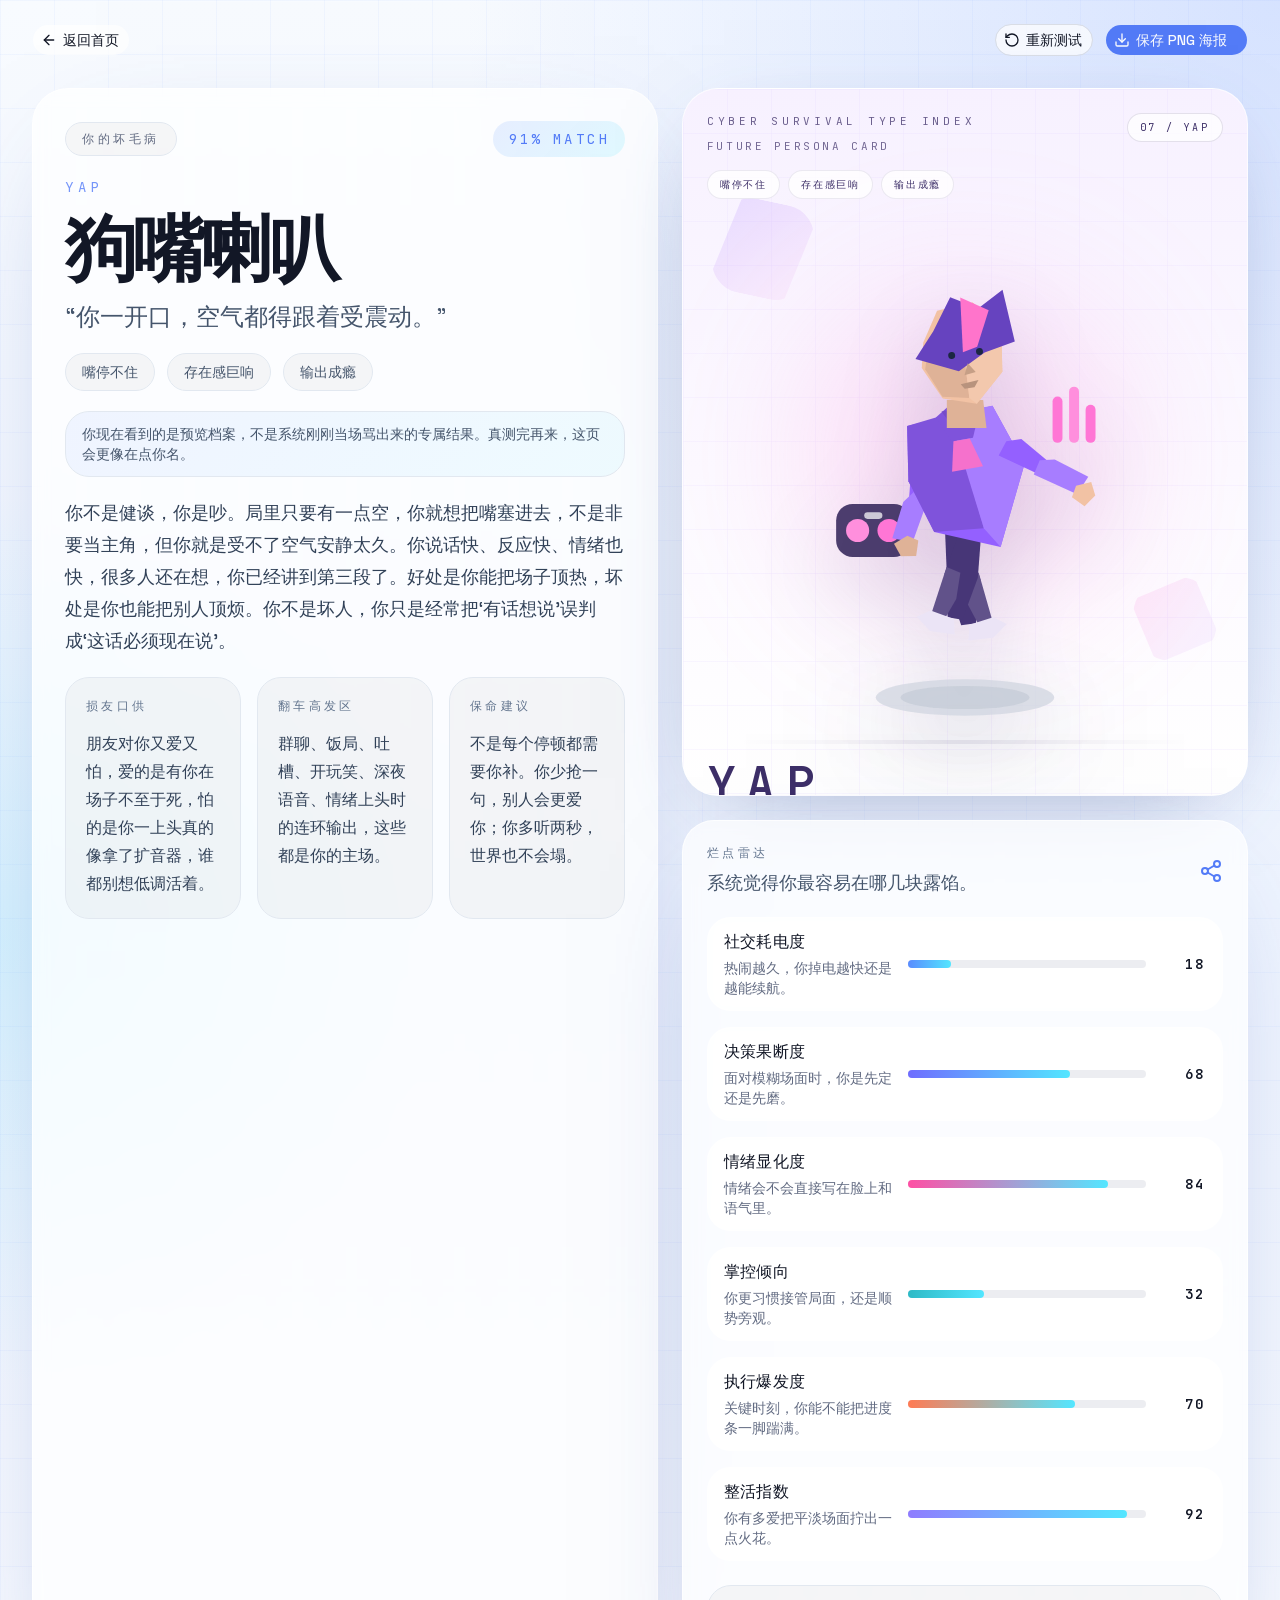
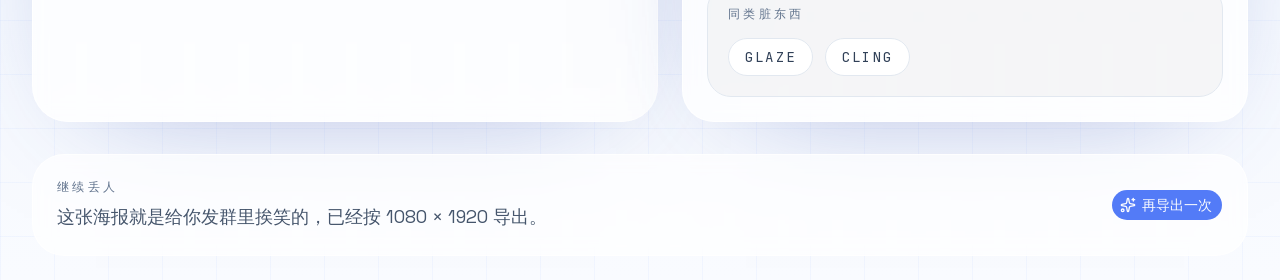
<file: result/yap/index.html>
<!DOCTYPE html><!--bsSjwY3h05oK_3nTK7yjF--><html class="__variable_dd5b2f __variable_3c557b" lang="zh-CN"><head><meta charSet="utf-8"/><meta name="viewport" content="width=device-width, initial-scale=1"/><link rel="preload" as="image" href="/personas/yap.svg"/><link rel="stylesheet" href="/_next/static/css/4e9671281f2441b7.css" data-precedence="next"/><link rel="preload" as="script" fetchPriority="low" href="/_next/static/chunks/webpack-aa9e090bf3495cf2.js"/><script src="/_next/static/chunks/4bd1b696-c023c6e3521b1417.js" async=""></script><script src="/_next/static/chunks/255-dda36e826969d334.js" async=""></script><script src="/_next/static/chunks/main-app-dc7338d2f887b218.js" async=""></script><script src="/_next/static/chunks/720-b47c826a5d7b7b8c.js" async=""></script><script src="/_next/static/chunks/app/layout-4c9aa68f6faf780e.js" async=""></script><script src="/_next/static/chunks/683-a47efe919de3a7f5.js" async=""></script><script src="/_next/static/chunks/app/not-found-e7ae4239d76e6bd1.js" async=""></script><script src="/_next/static/chunks/293-137b7233e4b34a96.js" async=""></script><script src="/_next/static/chunks/356-103228ef4feecd44.js" async=""></script><script src="/_next/static/chunks/608-4247036f8e5393a6.js" async=""></script><script src="/_next/static/chunks/574-d84a7f291f44a8c5.js" async=""></script><script src="/_next/static/chunks/app/result/%5Btype%5D/page-ace7f0376db38435.js" async=""></script><meta name="theme-color" media="(prefers-color-scheme: light)" content="#f8fbff"/><meta name="theme-color" media="(prefers-color-scheme: dark)" content="#08111f"/><meta name="color-scheme" content="light dark"/><title>YAP｜狗嘴喇叭｜赛博人格测试</title><meta name="description" content="你一开口，空气都得跟着受震动。 这是一份来自 赛博生存型人格测试 的原创人格档案。"/><meta name="application-name" content="赛博人格测试"/><meta name="keywords" content="赛博生存型人格测试,原创人格测试,娱乐测试,人格海报,趣味测试"/><link rel="canonical" href="http://localhost:3000/"/><meta property="og:title" content="赛博生存型人格测试｜你的生存姿势，系统已经记下"/><meta property="og:description" content="不是心理诊断，是一份适合截图转发的损人档案。21 道原创题，测出你的坏毛病、6 维评分和专属海报。"/><meta property="og:site_name" content="赛博生存型人格测试"/><meta property="og:locale" content="zh_CN"/><meta property="og:image:type" content="image/png"/><meta property="og:image" content="http://localhost:3000/opengraph-image?ab05120aaabd31b1"/><meta property="og:image:width" content="1200"/><meta property="og:image:height" content="630"/><meta property="og:type" content="website"/><meta name="twitter:card" content="summary_large_image"/><meta name="twitter:title" content="赛博生存型人格测试｜你的生存姿势，系统已经记下"/><meta name="twitter:description" content="不是心理诊断，是一份适合截图转发的损人档案。21 道原创题，测出你的坏毛病、6 维评分和专属海报。"/><meta name="twitter:image:type" content="image/png"/><meta name="twitter:image" content="http://localhost:3000/twitter-image?ef7367f1c2747d04"/><meta name="twitter:image:width" content="1200"/><meta name="twitter:image:height" content="630"/><link rel="icon" href="/favicon.ico" type="image/x-icon" sizes="16x16"/><link rel="icon" href="/icon?462d05fa431cffe7" type="image/png" sizes="64x64"/><link rel="apple-touch-icon" href="/apple-icon?189c033954071405" type="image/png" sizes="180x180"/><script src="/_next/static/chunks/polyfills-42372ed130431b0a.js" noModule=""></script></head><body><div hidden=""><!--$--><!--/$--></div><script>((a,b,c,d,e,f,g,h)=>{let i=document.documentElement,j=["light","dark"];function k(b){var c;(Array.isArray(a)?a:[a]).forEach(a=>{let c="class"===a,d=c&&f?e.map(a=>f[a]||a):e;c?(i.classList.remove(...d),i.classList.add(f&&f[b]?f[b]:b)):i.setAttribute(a,b)}),c=b,h&&j.includes(c)&&(i.style.colorScheme=c)}if(d)k(d);else try{let a=localStorage.getItem(b)||c,d=g&&"system"===a?window.matchMedia("(prefers-color-scheme: dark)").matches?"dark":"light":a;k(d)}catch(a){}})("class","theme","light",null,["light","dark"],null,true,true)</script><div class="relative min-h-screen overflow-hidden bg-[linear-gradient(180deg,#f8fbff_0%,#eef4ff_48%,#f9fbff_100%)]"><div class="absolute inset-0 bg-[radial-gradient(circle_at_top_right,_rgba(93,139,255,0.22),_transparent_36%),radial-gradient(circle_at_left,_rgba(83,230,255,0.16),_transparent_28%)]"></div><div class="absolute inset-0 bg-[linear-gradient(rgba(90,140,255,0.05)_1px,transparent_1px),linear-gradient(90deg,rgba(90,140,255,0.05)_1px,transparent_1px)] bg-[size:54px_54px]"></div><main class="relative mx-auto flex w-full max-w-7xl flex-col px-4 py-6 sm:px-6 lg:px-8"><div class="flex flex-wrap items-center justify-between gap-4"><a class="group/button inline-flex shrink-0 items-center justify-center rounded-lg border border-transparent bg-clip-padding text-sm font-medium whitespace-nowrap transition-all outline-none select-none focus-visible:border-ring focus-visible:ring-3 focus-visible:ring-ring/50 active:not-aria-[haspopup]:translate-y-px disabled:pointer-events-none disabled:opacity-50 aria-invalid:border-destructive aria-invalid:ring-3 aria-invalid:ring-destructive/20 dark:aria-invalid:border-destructive/50 dark:aria-invalid:ring-destructive/40 [&amp;_svg]:pointer-events-none [&amp;_svg]:shrink-0 [&amp;_svg:not([class*=&#x27;size-&#x27;])]:size-4 border-border bg-background hover:bg-muted hover:text-foreground aria-expanded:bg-muted aria-expanded:text-foreground dark:border-input dark:bg-input/30 dark:hover:bg-input/50 h-8 gap-1.5 px-2.5 has-data-[icon=inline-end]:pr-2 has-data-[icon=inline-start]:pl-2 rounded-full bg-white/72" href="/"><svg xmlns="http://www.w3.org/2000/svg" width="24" height="24" viewBox="0 0 24 24" fill="none" stroke="currentColor" stroke-width="2" stroke-linecap="round" stroke-linejoin="round" class="lucide lucide-arrow-left" aria-hidden="true" data-icon="inline-start"><path d="m12 19-7-7 7-7"></path><path d="M19 12H5"></path></svg>返回首页</a><div class="flex flex-wrap gap-3"><button type="button" tabindex="0" data-slot="button" class="group/button inline-flex shrink-0 items-center justify-center border bg-clip-padding text-sm font-medium whitespace-nowrap transition-all outline-none select-none focus-visible:border-ring focus-visible:ring-3 focus-visible:ring-ring/50 active:not-aria-[haspopup]:translate-y-px disabled:pointer-events-none disabled:opacity-50 aria-invalid:border-destructive aria-invalid:ring-3 aria-invalid:ring-destructive/20 dark:aria-invalid:border-destructive/50 dark:aria-invalid:ring-destructive/40 [&amp;_svg]:pointer-events-none [&amp;_svg]:shrink-0 [&amp;_svg:not([class*=&#x27;size-&#x27;])]:size-4 border-border hover:bg-muted hover:text-foreground aria-expanded:bg-muted aria-expanded:text-foreground dark:border-input dark:bg-input/30 dark:hover:bg-input/50 h-8 gap-1.5 px-2.5 has-data-[icon=inline-end]:pr-2 has-data-[icon=inline-start]:pl-2 rounded-full bg-white/72"><svg xmlns="http://www.w3.org/2000/svg" width="24" height="24" viewBox="0 0 24 24" fill="none" stroke="currentColor" stroke-width="2" stroke-linecap="round" stroke-linejoin="round" class="lucide lucide-rotate-ccw" aria-hidden="true" data-icon="inline-start"><path d="M3 12a9 9 0 1 0 9-9 9.75 9.75 0 0 0-6.74 2.74L3 8"></path><path d="M3 3v5h5"></path></svg>重新测试</button><button type="button" tabindex="0" data-slot="button" class="group/button inline-flex shrink-0 items-center justify-center border border-transparent bg-clip-padding text-sm font-medium whitespace-nowrap transition-all outline-none select-none focus-visible:border-ring focus-visible:ring-3 focus-visible:ring-ring/50 active:not-aria-[haspopup]:translate-y-px disabled:pointer-events-none disabled:opacity-50 aria-invalid:border-destructive aria-invalid:ring-3 aria-invalid:ring-destructive/20 dark:aria-invalid:border-destructive/50 dark:aria-invalid:ring-destructive/40 [&amp;_svg]:pointer-events-none [&amp;_svg]:shrink-0 [&amp;_svg:not([class*=&#x27;size-&#x27;])]:size-4 bg-primary text-primary-foreground [a]:hover:bg-primary/80 h-8 gap-1.5 has-data-[icon=inline-end]:pr-2 has-data-[icon=inline-start]:pl-2 rounded-full px-5"><svg xmlns="http://www.w3.org/2000/svg" width="24" height="24" viewBox="0 0 24 24" fill="none" stroke="currentColor" stroke-width="2" stroke-linecap="round" stroke-linejoin="round" class="lucide lucide-download" aria-hidden="true" data-icon="inline-start"><path d="M12 15V3"></path><path d="M21 15v4a2 2 0 0 1-2 2H5a2 2 0 0 1-2-2v-4"></path><path d="m7 10 5 5 5-5"></path></svg>保存 PNG 海报</button></div></div><section class="mt-8 grid gap-6 lg:grid-cols-[1.05fr_0.95fr]"><div class="flex flex-col gap-5 rounded-[2.25rem] border border-white/70 bg-white/70 p-6 shadow-[0_30px_120px_-64px_rgba(54,79,170,0.5)] backdrop-blur-sm sm:p-8" style="opacity:0;transform:translateY(16px)"><div class="flex flex-wrap items-center justify-between gap-4"><div class="rounded-full border border-slate-200 bg-slate-950/[0.03] px-4 py-2 font-mono text-xs uppercase tracking-[0.3em] text-muted-foreground">你的坏毛病</div><div class="rounded-full bg-[linear-gradient(135deg,rgba(93,139,255,0.14),rgba(83,230,255,0.16))] px-4 py-2 font-mono text-sm uppercase tracking-[0.22em] text-primary">91<!-- -->% MATCH</div></div><div class="flex flex-col gap-4"><span class="font-mono text-sm uppercase tracking-[0.34em] text-primary/80">YAP</span><h1 class="text-5xl font-semibold leading-none tracking-[-0.06em] text-foreground sm:text-7xl">狗嘴喇叭</h1><p class="max-w-3xl text-xl leading-8 text-slate-600 sm:text-2xl">“<!-- -->你一开口，空气都得跟着受震动。<!-- -->”</p></div><div class="flex flex-wrap gap-3"><span class="rounded-full border border-slate-200 bg-slate-950/[0.03] px-4 py-2 text-sm text-slate-600">嘴停不住</span><span class="rounded-full border border-slate-200 bg-slate-950/[0.03] px-4 py-2 text-sm text-slate-600">存在感巨响</span><span class="rounded-full border border-slate-200 bg-slate-950/[0.03] px-4 py-2 text-sm text-slate-600">输出成瘾</span></div><div class="rounded-[1.5rem] border border-slate-200 bg-[linear-gradient(135deg,rgba(93,139,255,0.08),rgba(83,230,255,0.08))] px-4 py-3 text-sm text-slate-600">你现在看到的是预览档案，不是系统刚刚当场骂出来的专属结果。真测完再来，这页会更像在点你名。</div><p class="max-w-3xl text-lg leading-8 text-slate-700">你不是健谈，你是吵。局里只要有一点空，你就想把嘴塞进去，不是非要当主角，但你就是受不了空气安静太久。你说话快、反应快、情绪也快，很多人还在想，你已经讲到第三段了。好处是你能把场子顶热，坏处是你也能把别人顶烦。你不是坏人，你只是经常把‘有话想说’误判成‘这话必须现在说’。</p><div class="grid gap-4 md:grid-cols-3"><div class="rounded-[1.5rem] border border-slate-200 bg-slate-950/[0.03] p-5"><p class="font-mono text-xs uppercase tracking-[0.28em] text-slate-500">损友口供</p><p class="mt-4 text-base leading-7 text-slate-700">朋友对你又爱又怕，爱的是有你在场子不至于死，怕的是你一上头真的像拿了扩音器，谁都别想低调活着。</p></div><div class="rounded-[1.5rem] border border-slate-200 bg-slate-950/[0.03] p-5"><p class="font-mono text-xs uppercase tracking-[0.28em] text-slate-500">翻车高发区</p><p class="mt-4 text-base leading-7 text-slate-700">群聊、饭局、吐槽、开玩笑、深夜语音、情绪上头时的连环输出，这些都是你的主场。</p></div><div class="rounded-[1.5rem] border border-slate-200 bg-slate-950/[0.03] p-5"><p class="font-mono text-xs uppercase tracking-[0.28em] text-slate-500">保命建议</p><p class="mt-4 text-base leading-7 text-slate-700">不是每个停顿都需要你补。你少抢一句，别人会更爱你；你多听两秒，世界也不会塌。</p></div></div></div><div class="flex flex-col gap-6" style="opacity:0;transform:translateY(18px)"><div class="relative overflow-hidden border border-white/70 shadow-[0_24px_90px_-42px_rgba(66,84,144,0.55)] backdrop-blur-sm aspect-[4/5] w-full rounded-[2.25rem]" style="background:linear-gradient(180deg, #f7f1ff 0%, #fcf9ff 54%, #ffffff 100%)"><div class="absolute inset-0 opacity-60" style="background-image:linear-gradient(#e6d8ff55 1px, transparent 1px), linear-gradient(90deg, #e6d8ff55 1px, transparent 1px);background-size:44px 44px"></div><div class="absolute left-1/2 top-[16%] size-[72%] -translate-x-1/2 rounded-full blur-3xl" style="background:radial-gradient(circle, #ff76d555 0%, transparent 68%)"></div><div class="absolute left-8 top-28 h-24 w-24 rotate-12 rounded-[2rem] opacity-50" style="background:linear-gradient(135deg, #9460ff55, #ff76d522);clip-path:polygon(18% 0%, 100% 0%, 82% 100%, 0% 100%)"></div><div class="absolute bottom-34 right-8 h-20 w-20 -rotate-12 rounded-[2rem] opacity-45" style="background:linear-gradient(135deg, #ff76d555, #9460ff22);clip-path:polygon(0% 16%, 84% 0%, 100% 84%, 16% 100%)"></div><div class="relative flex h-full flex-col p-5 sm:p-6"><div class="flex items-start justify-between gap-4"><div class="flex flex-col gap-2"><span class="font-mono text-[11px] uppercase tracking-[0.34em] opacity-75" style="color:#3d2f68">cyber survival type index</span><span class="font-mono text-[11px] uppercase tracking-[0.24em] opacity-70" style="color:#3d2f68">future persona card</span></div><span class="rounded-full border bg-white/72 px-3 py-1.5 font-mono text-[10px] uppercase tracking-[0.28em]" style="border-color:#3d2f6822;color:#3d2f68">07 / YAP</span></div><div class="mt-4 flex flex-wrap gap-2"><span class="rounded-full border bg-white/78 px-3 py-1.5 font-mono text-[10px] uppercase tracking-[0.18em]" style="border-color:#3d2f6818;color:#3d2f68">嘴停不住</span><span class="rounded-full border bg-white/78 px-3 py-1.5 font-mono text-[10px] uppercase tracking-[0.18em]" style="border-color:#3d2f6818;color:#3d2f68">存在感巨响</span><span class="rounded-full border bg-white/78 px-3 py-1.5 font-mono text-[10px] uppercase tracking-[0.18em]" style="border-color:#3d2f6818;color:#3d2f68">输出成瘾</span></div><div class="relative flex flex-1 items-end justify-center px-2 pb-2 pt-6"><div class="absolute inset-x-6 bottom-6 h-8 rounded-full blur-2xl" style="background:radial-gradient(circle, #3d2f6820 0%, transparent 70%)"></div><div class="absolute inset-x-8 bottom-4 h-1 rounded-full opacity-55" style="background:linear-gradient(90deg, transparent, #3d2f6828, transparent)"></div><div class="relative z-10 h-full w-full max-w-[86%]"><img alt="YAP 狗嘴喇叭 低多边形人格图" draggable="false" loading="eager" width="520" height="640" decoding="async" data-nimg="1" class="h-full w-full object-contain drop-shadow-[0_34px_42px_rgba(32,48,92,0.16)]" style="color:transparent" src="/personas/yap.svg"/></div></div><div class="flex items-end justify-between gap-4"><div class="flex flex-col"><span class="font-mono text-4xl font-semibold uppercase tracking-[0.22em] sm:text-5xl" style="color:#3d2f68">YAP</span><span class="text-lg font-semibold tracking-[-0.04em] sm:text-2xl" style="color:#3d2f68">狗嘴喇叭</span></div><div class="flex flex-col items-end gap-1"><span class="font-mono text-[10px] uppercase tracking-[0.26em] opacity-75" style="color:#3d2f68">low poly flat svg</span><span class="font-mono text-[10px] uppercase tracking-[0.26em]" style="color:#9460ff">loud / spam / blast</span></div></div></div></div><div class="rounded-[2rem] border border-white/72 bg-white/70 p-6 shadow-[0_30px_120px_-64px_rgba(54,79,170,0.5)] backdrop-blur-sm"><div class="mb-5 flex items-center justify-between gap-4"><div><p class="font-mono text-xs uppercase tracking-[0.28em] text-slate-500">烂点雷达</p><p class="mt-2 text-lg text-slate-600">系统觉得你最容易在哪几块露馅。</p></div><svg xmlns="http://www.w3.org/2000/svg" width="24" height="24" viewBox="0 0 24 24" fill="none" stroke="currentColor" stroke-width="2" stroke-linecap="round" stroke-linejoin="round" class="lucide lucide-share2 lucide-share-2 text-primary" aria-hidden="true"><circle cx="18" cy="5" r="3"></circle><circle cx="6" cy="12" r="3"></circle><circle cx="18" cy="19" r="3"></circle><line x1="8.59" x2="15.42" y1="13.51" y2="17.49"></line><line x1="15.41" x2="8.59" y1="6.51" y2="10.49"></line></svg></div><div class="flex flex-col gap-4"><div class="grid items-center gap-3 rounded-[1.5rem] border border-white/55 bg-white/66 px-4 py-3 backdrop-blur-sm grid-cols-[1fr_auto] md:grid-cols-[172px_1fr_48px]"><div class="flex flex-col gap-1"><span class="font-medium tracking-[0.02em] text-foreground">社交耗电度</span><span class="text-sm leading-5 text-muted-foreground">热闹越久，你掉电越快还是越能续航。</span></div><div class="col-span-full h-2 rounded-full bg-[rgba(16,31,78,0.08)] md:col-span-1"><div class="h-full rounded-full transition-[width]" style="width:18%;background:linear-gradient(90deg, #5a8cff, #53e6ff)"></div></div><div class="justify-self-end font-mono text-sm font-semibold tracking-[0.18em] text-foreground">18</div></div><div class="grid items-center gap-3 rounded-[1.5rem] border border-white/55 bg-white/66 px-4 py-3 backdrop-blur-sm grid-cols-[1fr_auto] md:grid-cols-[172px_1fr_48px]"><div class="flex flex-col gap-1"><span class="font-medium tracking-[0.02em] text-foreground">决策果断度</span><span class="text-sm leading-5 text-muted-foreground">面对模糊场面时，你是先定还是先磨。</span></div><div class="col-span-full h-2 rounded-full bg-[rgba(16,31,78,0.08)] md:col-span-1"><div class="h-full rounded-full transition-[width]" style="width:68%;background:linear-gradient(90deg, #6f6dff, #53e6ff)"></div></div><div class="justify-self-end font-mono text-sm font-semibold tracking-[0.18em] text-foreground">68</div></div><div class="grid items-center gap-3 rounded-[1.5rem] border border-white/55 bg-white/66 px-4 py-3 backdrop-blur-sm grid-cols-[1fr_auto] md:grid-cols-[172px_1fr_48px]"><div class="flex flex-col gap-1"><span class="font-medium tracking-[0.02em] text-foreground">情绪显化度</span><span class="text-sm leading-5 text-muted-foreground">情绪会不会直接写在脸上和语气里。</span></div><div class="col-span-full h-2 rounded-full bg-[rgba(16,31,78,0.08)] md:col-span-1"><div class="h-full rounded-full transition-[width]" style="width:84%;background:linear-gradient(90deg, #ff4fa4, #53e6ff)"></div></div><div class="justify-self-end font-mono text-sm font-semibold tracking-[0.18em] text-foreground">84</div></div><div class="grid items-center gap-3 rounded-[1.5rem] border border-white/55 bg-white/66 px-4 py-3 backdrop-blur-sm grid-cols-[1fr_auto] md:grid-cols-[172px_1fr_48px]"><div class="flex flex-col gap-1"><span class="font-medium tracking-[0.02em] text-foreground">掌控倾向</span><span class="text-sm leading-5 text-muted-foreground">你更习惯接管局面，还是顺势旁观。</span></div><div class="col-span-full h-2 rounded-full bg-[rgba(16,31,78,0.08)] md:col-span-1"><div class="h-full rounded-full transition-[width]" style="width:32%;background:linear-gradient(90deg, #2ebac6, #53e6ff)"></div></div><div class="justify-self-end font-mono text-sm font-semibold tracking-[0.18em] text-foreground">32</div></div><div class="grid items-center gap-3 rounded-[1.5rem] border border-white/55 bg-white/66 px-4 py-3 backdrop-blur-sm grid-cols-[1fr_auto] md:grid-cols-[172px_1fr_48px]"><div class="flex flex-col gap-1"><span class="font-medium tracking-[0.02em] text-foreground">执行爆发度</span><span class="text-sm leading-5 text-muted-foreground">关键时刻，你能不能把进度条一脚踹满。</span></div><div class="col-span-full h-2 rounded-full bg-[rgba(16,31,78,0.08)] md:col-span-1"><div class="h-full rounded-full transition-[width]" style="width:70%;background:linear-gradient(90deg, #ff7b54, #53e6ff)"></div></div><div class="justify-self-end font-mono text-sm font-semibold tracking-[0.18em] text-foreground">70</div></div><div class="grid items-center gap-3 rounded-[1.5rem] border border-white/55 bg-white/66 px-4 py-3 backdrop-blur-sm grid-cols-[1fr_auto] md:grid-cols-[172px_1fr_48px]"><div class="flex flex-col gap-1"><span class="font-medium tracking-[0.02em] text-foreground">整活指数</span><span class="text-sm leading-5 text-muted-foreground">你有多爱把平淡场面拧出一点火花。</span></div><div class="col-span-full h-2 rounded-full bg-[rgba(16,31,78,0.08)] md:col-span-1"><div class="h-full rounded-full transition-[width]" style="width:92%;background:linear-gradient(90deg, #8f7cff, #53e6ff)"></div></div><div class="justify-self-end font-mono text-sm font-semibold tracking-[0.18em] text-foreground">92</div></div></div><div class="mt-6 rounded-[1.5rem] border border-slate-200 bg-slate-950/[0.03] p-5"><p class="font-mono text-xs uppercase tracking-[0.28em] text-slate-500">同类脏东西</p><div class="mt-4 flex flex-wrap gap-3"><span class="rounded-full border border-slate-200 bg-white px-4 py-2 font-mono text-sm tracking-[0.16em] text-slate-700">GLAZE</span><span class="rounded-full border border-slate-200 bg-white px-4 py-2 font-mono text-sm tracking-[0.16em] text-slate-700">CLING</span></div></div></div></div></section><section class="mt-8 rounded-[2rem] border border-white/72 bg-white/70 p-5 shadow-[0_30px_120px_-64px_rgba(54,79,170,0.5)] backdrop-blur-sm sm:p-6"><div class="flex flex-wrap items-center justify-between gap-4"><div><p class="font-mono text-xs uppercase tracking-[0.28em] text-slate-500">继续丢人</p><p class="mt-2 text-lg text-slate-600">这张海报就是给你发群里挨笑的，已经按 1080 × 1920 导出。</p></div><button type="button" tabindex="0" data-slot="button" class="group/button inline-flex shrink-0 items-center justify-center rounded-lg border border-transparent bg-clip-padding text-sm font-medium whitespace-nowrap transition-all outline-none select-none focus-visible:border-ring focus-visible:ring-3 focus-visible:ring-ring/50 active:not-aria-[haspopup]:translate-y-px disabled:pointer-events-none disabled:opacity-50 aria-invalid:border-destructive aria-invalid:ring-3 aria-invalid:ring-destructive/20 dark:aria-invalid:border-destructive/50 dark:aria-invalid:ring-destructive/40 [&amp;_svg]:pointer-events-none [&amp;_svg]:shrink-0 [&amp;_svg:not([class*=&#x27;size-&#x27;])]:size-4 bg-primary text-primary-foreground [a]:hover:bg-primary/80 h-8 gap-1.5 px-2.5 has-data-[icon=inline-end]:pr-2 has-data-[icon=inline-start]:pl-2"><svg xmlns="http://www.w3.org/2000/svg" width="24" height="24" viewBox="0 0 24 24" fill="none" stroke="currentColor" stroke-width="2" stroke-linecap="round" stroke-linejoin="round" class="lucide lucide-sparkles" aria-hidden="true" data-icon="inline-start"><path d="M11.017 2.814a1 1 0 0 1 1.966 0l1.051 5.558a2 2 0 0 0 1.594 1.594l5.558 1.051a1 1 0 0 1 0 1.966l-5.558 1.051a2 2 0 0 0-1.594 1.594l-1.051 5.558a1 1 0 0 1-1.966 0l-1.051-5.558a2 2 0 0 0-1.594-1.594l-5.558-1.051a1 1 0 0 1 0-1.966l5.558-1.051a2 2 0 0 0 1.594-1.594z"></path><path d="M20 2v4"></path><path d="M22 4h-4"></path><circle cx="4" cy="20" r="2"></circle></svg>再导出一次</button></div></section></main><div aria-hidden="true" class="pointer-events-none fixed left-[-9999px] top-0 opacity-100"><div><div class="relative overflow-hidden rounded-[64px] border border-white/70 bg-[#f6f9ff] text-slate-950" style="width:1080px;height:1920px"><div class="absolute inset-0 bg-[radial-gradient(circle_at_top,_rgba(88,130,255,0.22),_transparent_42%),linear-gradient(180deg,#fbfdff_0%,#eef4ff_100%)]"></div><div class="absolute inset-0 bg-[linear-gradient(rgba(90,140,255,0.06)_1px,transparent_1px),linear-gradient(90deg,rgba(90,140,255,0.06)_1px,transparent_1px)] bg-[size:54px_54px]"></div><div class="relative flex h-full flex-col gap-10 p-16"><div class="flex items-start justify-between"><div class="flex flex-col gap-3"><span class="font-mono text-xl uppercase tracking-[0.42em] text-slate-500">Cyber Roast File</span><h1 class="text-[88px] font-semibold tracking-[-0.06em] text-slate-950">赛博生存型人格测试</h1><p class="max-w-3xl text-[34px] leading-[1.45] text-slate-600">不是鉴定书，是一份会被朋友截图转发的缺德档案。</p></div><div class="rounded-full border border-slate-300/70 bg-white/82 px-6 py-3 font-mono text-2xl tracking-[0.26em] text-slate-700">91<!-- -->% MATCH</div></div><div class="grid flex-1 grid-cols-[420px_1fr] gap-10"><div class="relative overflow-hidden border border-white/70 shadow-[0_24px_90px_-42px_rgba(66,84,144,0.55)] backdrop-blur-sm h-full rounded-[48px]" style="background:linear-gradient(180deg, #f7f1ff 0%, #fcf9ff 54%, #ffffff 100%)"><div class="absolute inset-0 opacity-60" style="background-image:linear-gradient(#e6d8ff55 1px, transparent 1px), linear-gradient(90deg, #e6d8ff55 1px, transparent 1px);background-size:44px 44px"></div><div class="absolute left-1/2 top-[16%] size-[72%] -translate-x-1/2 rounded-full blur-3xl" style="background:radial-gradient(circle, #ff76d555 0%, transparent 68%)"></div><div class="absolute left-8 top-28 h-24 w-24 rotate-12 rounded-[2rem] opacity-50" style="background:linear-gradient(135deg, #9460ff55, #ff76d522);clip-path:polygon(18% 0%, 100% 0%, 82% 100%, 0% 100%)"></div><div class="absolute bottom-34 right-8 h-20 w-20 -rotate-12 rounded-[2rem] opacity-45" style="background:linear-gradient(135deg, #ff76d555, #9460ff22);clip-path:polygon(0% 16%, 84% 0%, 100% 84%, 16% 100%)"></div><div class="relative flex h-full flex-col p-5 sm:p-6"><div class="flex items-start justify-between gap-4"><div class="flex flex-col gap-2"><span class="font-mono text-[11px] uppercase tracking-[0.34em] opacity-75" style="color:#3d2f68">cyber survival type index</span><span class="font-mono text-[11px] uppercase tracking-[0.24em] opacity-70" style="color:#3d2f68">share export</span></div><span class="rounded-full border bg-white/72 px-3 py-1.5 font-mono text-[10px] uppercase tracking-[0.28em]" style="border-color:#3d2f6822;color:#3d2f68">07 / YAP</span></div><div class="mt-4 flex flex-wrap gap-2"><span class="rounded-full border bg-white/78 px-3 py-1.5 font-mono text-[10px] uppercase tracking-[0.18em]" style="border-color:#3d2f6818;color:#3d2f68">嘴停不住</span><span class="rounded-full border bg-white/78 px-3 py-1.5 font-mono text-[10px] uppercase tracking-[0.18em]" style="border-color:#3d2f6818;color:#3d2f68">存在感巨响</span><span class="rounded-full border bg-white/78 px-3 py-1.5 font-mono text-[10px] uppercase tracking-[0.18em]" style="border-color:#3d2f6818;color:#3d2f68">输出成瘾</span></div><div class="relative flex flex-1 items-end justify-center px-2 pb-2 pt-6"><div class="absolute inset-x-6 bottom-6 h-8 rounded-full blur-2xl" style="background:radial-gradient(circle, #3d2f6820 0%, transparent 70%)"></div><div class="absolute inset-x-8 bottom-4 h-1 rounded-full opacity-55" style="background:linear-gradient(90deg, transparent, #3d2f6828, transparent)"></div><div class="relative z-10 h-full w-full max-w-[86%]"><img alt="YAP 狗嘴喇叭 低多边形人格图" draggable="false" loading="eager" width="520" height="640" decoding="async" data-nimg="1" class="h-full w-full object-contain drop-shadow-[0_34px_42px_rgba(32,48,92,0.16)]" style="color:transparent" src="/personas/yap.svg"/></div></div><div class="flex items-end justify-between gap-4"><div class="flex flex-col"><span class="font-mono text-4xl font-semibold uppercase tracking-[0.22em] sm:text-5xl" style="color:#3d2f68">YAP</span><span class="text-lg font-semibold tracking-[-0.04em] sm:text-2xl" style="color:#3d2f68">狗嘴喇叭</span></div><div class="flex flex-col items-end gap-1"><span class="font-mono text-[10px] uppercase tracking-[0.26em] opacity-75" style="color:#3d2f68">low poly flat svg</span><span class="font-mono text-[10px] uppercase tracking-[0.26em]" style="color:#9460ff">loud / spam / blast</span></div></div></div></div><div class="flex flex-col gap-8 rounded-[48px] border border-white/70 bg-white/72 p-10 shadow-[0_30px_120px_-52px_rgba(66,84,144,0.45)]"><div class="flex items-end justify-between gap-6"><div class="flex flex-col gap-3"><span class="font-mono text-2xl uppercase tracking-[0.3em] text-slate-500">YAP</span><h2 class="text-[76px] font-semibold tracking-[-0.05em]">狗嘴喇叭</h2></div><div class="flex gap-3"><span class="rounded-full border border-slate-300/70 bg-slate-950/[0.03] px-4 py-2 text-xl text-slate-700">嘴停不住</span><span class="rounded-full border border-slate-300/70 bg-slate-950/[0.03] px-4 py-2 text-xl text-slate-700">存在感巨响</span><span class="rounded-full border border-slate-300/70 bg-slate-950/[0.03] px-4 py-2 text-xl text-slate-700">输出成瘾</span></div></div><div class="rounded-[36px] bg-[linear-gradient(135deg,rgba(93,139,255,0.14),rgba(83,230,255,0.16))] px-8 py-7"><p class="text-[42px] font-medium leading-[1.3] tracking-[-0.03em] text-slate-900">“<!-- -->你一开口，空气都得跟着受震动。<!-- -->”</p></div><div class="flex flex-col gap-6"><div class="flex items-center justify-between"><span class="font-mono text-2xl uppercase tracking-[0.26em] text-slate-500">roast radar</span><span class="text-2xl text-slate-500">系统觉得你最容易在哪几块露馅。</span></div><div class="flex flex-col gap-4"><div class="grid items-center gap-3 rounded-[1.5rem] border border-white/55 bg-white/66 px-4 py-3 backdrop-blur-sm grid-cols-[1fr_auto] sm:grid-cols-[152px_1fr_40px]"><div class="flex flex-col gap-1"><span class="font-medium tracking-[0.02em] text-foreground">社交耗电度</span></div><div class="col-span-full h-2 rounded-full bg-[rgba(16,31,78,0.08)] md:col-span-1"><div class="h-full rounded-full transition-[width]" style="width:18%;background:linear-gradient(90deg, #5a8cff, #53e6ff)"></div></div><div class="justify-self-end font-mono text-sm font-semibold tracking-[0.18em] text-foreground">18</div></div><div class="grid items-center gap-3 rounded-[1.5rem] border border-white/55 bg-white/66 px-4 py-3 backdrop-blur-sm grid-cols-[1fr_auto] sm:grid-cols-[152px_1fr_40px]"><div class="flex flex-col gap-1"><span class="font-medium tracking-[0.02em] text-foreground">决策果断度</span></div><div class="col-span-full h-2 rounded-full bg-[rgba(16,31,78,0.08)] md:col-span-1"><div class="h-full rounded-full transition-[width]" style="width:68%;background:linear-gradient(90deg, #6f6dff, #53e6ff)"></div></div><div class="justify-self-end font-mono text-sm font-semibold tracking-[0.18em] text-foreground">68</div></div><div class="grid items-center gap-3 rounded-[1.5rem] border border-white/55 bg-white/66 px-4 py-3 backdrop-blur-sm grid-cols-[1fr_auto] sm:grid-cols-[152px_1fr_40px]"><div class="flex flex-col gap-1"><span class="font-medium tracking-[0.02em] text-foreground">情绪显化度</span></div><div class="col-span-full h-2 rounded-full bg-[rgba(16,31,78,0.08)] md:col-span-1"><div class="h-full rounded-full transition-[width]" style="width:84%;background:linear-gradient(90deg, #ff4fa4, #53e6ff)"></div></div><div class="justify-self-end font-mono text-sm font-semibold tracking-[0.18em] text-foreground">84</div></div><div class="grid items-center gap-3 rounded-[1.5rem] border border-white/55 bg-white/66 px-4 py-3 backdrop-blur-sm grid-cols-[1fr_auto] sm:grid-cols-[152px_1fr_40px]"><div class="flex flex-col gap-1"><span class="font-medium tracking-[0.02em] text-foreground">掌控倾向</span></div><div class="col-span-full h-2 rounded-full bg-[rgba(16,31,78,0.08)] md:col-span-1"><div class="h-full rounded-full transition-[width]" style="width:32%;background:linear-gradient(90deg, #2ebac6, #53e6ff)"></div></div><div class="justify-self-end font-mono text-sm font-semibold tracking-[0.18em] text-foreground">32</div></div><div class="grid items-center gap-3 rounded-[1.5rem] border border-white/55 bg-white/66 px-4 py-3 backdrop-blur-sm grid-cols-[1fr_auto] sm:grid-cols-[152px_1fr_40px]"><div class="flex flex-col gap-1"><span class="font-medium tracking-[0.02em] text-foreground">执行爆发度</span></div><div class="col-span-full h-2 rounded-full bg-[rgba(16,31,78,0.08)] md:col-span-1"><div class="h-full rounded-full transition-[width]" style="width:70%;background:linear-gradient(90deg, #ff7b54, #53e6ff)"></div></div><div class="justify-self-end font-mono text-sm font-semibold tracking-[0.18em] text-foreground">70</div></div><div class="grid items-center gap-3 rounded-[1.5rem] border border-white/55 bg-white/66 px-4 py-3 backdrop-blur-sm grid-cols-[1fr_auto] sm:grid-cols-[152px_1fr_40px]"><div class="flex flex-col gap-1"><span class="font-medium tracking-[0.02em] text-foreground">整活指数</span></div><div class="col-span-full h-2 rounded-full bg-[rgba(16,31,78,0.08)] md:col-span-1"><div class="h-full rounded-full transition-[width]" style="width:92%;background:linear-gradient(90deg, #8f7cff, #53e6ff)"></div></div><div class="justify-self-end font-mono text-sm font-semibold tracking-[0.18em] text-foreground">92</div></div></div></div><div class="grid grid-cols-3 gap-6 pt-2"><div class="rounded-[32px] border border-slate-200 bg-slate-950/[0.03] p-6"><p class="font-mono text-lg uppercase tracking-[0.26em] text-slate-500">损友口供</p><p class="mt-4 text-[26px] leading-[1.55] text-slate-700">朋友对你又爱又怕，爱的是有你在场子不至于死，怕的是你一上头真的像拿了扩音器，谁都别想低调活着。</p></div><div class="rounded-[32px] border border-slate-200 bg-slate-950/[0.03] p-6"><p class="font-mono text-lg uppercase tracking-[0.26em] text-slate-500">翻车高发区</p><p class="mt-4 text-[26px] leading-[1.55] text-slate-700">群聊、饭局、吐槽、开玩笑、深夜语音、情绪上头时的连环输出，这些都是你的主场。</p></div><div class="rounded-[32px] border border-slate-200 bg-slate-950/[0.03] p-6"><p class="font-mono text-lg uppercase tracking-[0.26em] text-slate-500">保命建议</p><p class="mt-4 text-[26px] leading-[1.55] text-slate-700">不是每个停顿都需要你补。你少抢一句，别人会更爱你；你多听两秒，世界也不会塌。</p></div></div></div></div><div class="flex items-center justify-between rounded-[36px] border border-white/72 bg-white/76 px-8 py-6"><div class="flex flex-col gap-2"><span class="font-mono text-lg uppercase tracking-[0.26em] text-slate-500">generated roast</span><span class="text-[28px] text-slate-700">纯娱乐。拿去互损可以，别拿去判人生。</span></div><span class="font-mono text-xl tracking-[0.26em] text-slate-500">2026/4/10</span></div></div></div></div></div></div><!--$--><!--/$--><section aria-label="Notifications alt+T" tabindex="-1" aria-live="polite" aria-relevant="additions text" aria-atomic="false"></section><script src="/_next/static/chunks/webpack-aa9e090bf3495cf2.js" id="_R_" async=""></script><script>(self.__next_f=self.__next_f||[]).push([0])</script><script>self.__next_f.push([1,"1:\"$Sreact.fragment\"\n2:I[1023,[\"720\",\"static/chunks/720-b47c826a5d7b7b8c.js\",\"177\",\"static/chunks/app/layout-4c9aa68f6faf780e.js\"],\"Providers\"]\n3:I[9766,[],\"\"]\n4:I[8924,[],\"\"]\n5:I[8653,[\"683\",\"static/chunks/683-a47efe919de3a7f5.js\",\"345\",\"static/chunks/app/not-found-e7ae4239d76e6bd1.js\"],\"default\"]\n7:I[4431,[],\"OutletBoundary\"]\n9:I[5278,[],\"AsyncMetadataOutlet\"]\nb:I[4431,[],\"ViewportBoundary\"]\nd:I[4431,[],\"MetadataBoundary\"]\ne:\"$Sreact.suspense\"\n10:I[7150,[],\"\"]\n:HL[\"/_next/static/css/4e9671281f2441b7.css\",\"style\"]\n"])</script><script>self.__next_f.push([1,"0:{\"P\":null,\"b\":\"bsSjwY3h05oK_3nTK7yjF\",\"p\":\"\",\"c\":[\"\",\"result\",\"yap\",\"\"],\"i\":false,\"f\":[[[\"\",{\"children\":[\"result\",{\"children\":[[\"type\",\"yap\",\"d\"],{\"children\":[\"__PAGE__\",{}]}]}]},\"$undefined\",\"$undefined\",true],[\"\",[\"$\",\"$1\",\"c\",{\"children\":[[[\"$\",\"link\",\"0\",{\"rel\":\"stylesheet\",\"href\":\"/_next/static/css/4e9671281f2441b7.css\",\"precedence\":\"next\",\"crossOrigin\":\"$undefined\",\"nonce\":\"$undefined\"}]],[\"$\",\"html\",null,{\"className\":\"__variable_dd5b2f __variable_3c557b\",\"lang\":\"zh-CN\",\"suppressHydrationWarning\":true,\"children\":[\"$\",\"body\",null,{\"children\":[\"$\",\"$L2\",null,{\"children\":[\"$\",\"$L3\",null,{\"parallelRouterKey\":\"children\",\"error\":\"$undefined\",\"errorStyles\":\"$undefined\",\"errorScripts\":\"$undefined\",\"template\":[\"$\",\"$L4\",null,{}],\"templateStyles\":\"$undefined\",\"templateScripts\":\"$undefined\",\"notFound\":[[\"$\",\"$L5\",null,{}],[]],\"forbidden\":\"$undefined\",\"unauthorized\":\"$undefined\"}]}]}]}]]}],{\"children\":[\"result\",[\"$\",\"$1\",\"c\",{\"children\":[null,[\"$\",\"$L3\",null,{\"parallelRouterKey\":\"children\",\"error\":\"$undefined\",\"errorStyles\":\"$undefined\",\"errorScripts\":\"$undefined\",\"template\":[\"$\",\"$L4\",null,{}],\"templateStyles\":\"$undefined\",\"templateScripts\":\"$undefined\",\"notFound\":\"$undefined\",\"forbidden\":\"$undefined\",\"unauthorized\":\"$undefined\"}]]}],{\"children\":[[\"type\",\"yap\",\"d\"],[\"$\",\"$1\",\"c\",{\"children\":[null,[\"$\",\"$L3\",null,{\"parallelRouterKey\":\"children\",\"error\":\"$undefined\",\"errorStyles\":\"$undefined\",\"errorScripts\":\"$undefined\",\"template\":[\"$\",\"$L4\",null,{}],\"templateStyles\":\"$undefined\",\"templateScripts\":\"$undefined\",\"notFound\":\"$undefined\",\"forbidden\":\"$undefined\",\"unauthorized\":\"$undefined\"}]]}],{\"children\":[\"__PAGE__\",[\"$\",\"$1\",\"c\",{\"children\":[\"$L6\",null,[\"$\",\"$L7\",null,{\"children\":[\"$L8\",[\"$\",\"$L9\",null,{\"promise\":\"$@a\"}]]}]]}],{},null,false]},null,false]},null,false]},null,false],[\"$\",\"$1\",\"h\",{\"children\":[null,[[\"$\",\"$Lb\",null,{\"children\":\"$Lc\"}],null],[\"$\",\"$Ld\",null,{\"children\":[\"$\",\"div\",null,{\"hidden\":true,\"children\":[\"$\",\"$e\",null,{\"fallback\":null,\"children\":\"$Lf\"}]}]}]]}],false]],\"m\":\"$undefined\",\"G\":[\"$10\",[]],\"s\":false,\"S\":true}\n"])</script><script>self.__next_f.push([1,"11:I[9357,[\"683\",\"static/chunks/683-a47efe919de3a7f5.js\",\"293\",\"static/chunks/293-137b7233e4b34a96.js\",\"720\",\"static/chunks/720-b47c826a5d7b7b8c.js\",\"356\",\"static/chunks/356-103228ef4feecd44.js\",\"608\",\"static/chunks/608-4247036f8e5393a6.js\",\"574\",\"static/chunks/574-d84a7f291f44a8c5.js\",\"199\",\"static/chunks/app/result/%5Btype%5D/page-ace7f0376db38435.js\"],\"ResultExperience\"]\n6:[\"$\",\"$L11\",null,{\"code\":\"YAP\"}]\n"])</script><script>self.__next_f.push([1,"c:[[\"$\",\"meta\",\"0\",{\"charSet\":\"utf-8\"}],[\"$\",\"meta\",\"1\",{\"name\":\"viewport\",\"content\":\"width=device-width, initial-scale=1\"}],[\"$\",\"meta\",\"2\",{\"name\":\"theme-color\",\"media\":\"(prefers-color-scheme: light)\",\"content\":\"#f8fbff\"}],[\"$\",\"meta\",\"3\",{\"name\":\"theme-color\",\"media\":\"(prefers-color-scheme: dark)\",\"content\":\"#08111f\"}],[\"$\",\"meta\",\"4\",{\"name\":\"color-scheme\",\"content\":\"light dark\"}]]\n8:null\n"])</script><script>self.__next_f.push([1,"12:I[622,[],\"IconMark\"]\n"])</script><script>self.__next_f.push([1,"a:{\"metadata\":[[\"$\",\"title\",\"0\",{\"children\":\"YAP｜狗嘴喇叭｜赛博人格测试\"}],[\"$\",\"meta\",\"1\",{\"name\":\"description\",\"content\":\"你一开口，空气都得跟着受震动。 这是一份来自 赛博生存型人格测试 的原创人格档案。\"}],[\"$\",\"meta\",\"2\",{\"name\":\"application-name\",\"content\":\"赛博人格测试\"}],[\"$\",\"meta\",\"3\",{\"name\":\"keywords\",\"content\":\"赛博生存型人格测试,原创人格测试,娱乐测试,人格海报,趣味测试\"}],[\"$\",\"link\",\"4\",{\"rel\":\"canonical\",\"href\":\"http://localhost:3000/\"}],[\"$\",\"meta\",\"5\",{\"property\":\"og:title\",\"content\":\"赛博生存型人格测试｜你的生存姿势，系统已经记下\"}],[\"$\",\"meta\",\"6\",{\"property\":\"og:description\",\"content\":\"不是心理诊断，是一份适合截图转发的损人档案。21 道原创题，测出你的坏毛病、6 维评分和专属海报。\"}],[\"$\",\"meta\",\"7\",{\"property\":\"og:site_name\",\"content\":\"赛博生存型人格测试\"}],[\"$\",\"meta\",\"8\",{\"property\":\"og:locale\",\"content\":\"zh_CN\"}],[\"$\",\"meta\",\"9\",{\"property\":\"og:image:type\",\"content\":\"image/png\"}],[\"$\",\"meta\",\"10\",{\"property\":\"og:image\",\"content\":\"http://localhost:3000/opengraph-image?ab05120aaabd31b1\"}],[\"$\",\"meta\",\"11\",{\"property\":\"og:image:width\",\"content\":\"1200\"}],[\"$\",\"meta\",\"12\",{\"property\":\"og:image:height\",\"content\":\"630\"}],[\"$\",\"meta\",\"13\",{\"property\":\"og:type\",\"content\":\"website\"}],[\"$\",\"meta\",\"14\",{\"name\":\"twitter:card\",\"content\":\"summary_large_image\"}],[\"$\",\"meta\",\"15\",{\"name\":\"twitter:title\",\"content\":\"赛博生存型人格测试｜你的生存姿势，系统已经记下\"}],[\"$\",\"meta\",\"16\",{\"name\":\"twitter:description\",\"content\":\"不是心理诊断，是一份适合截图转发的损人档案。21 道原创题，测出你的坏毛病、6 维评分和专属海报。\"}],[\"$\",\"meta\",\"17\",{\"name\":\"twitter:image:type\",\"content\":\"image/png\"}],[\"$\",\"meta\",\"18\",{\"name\":\"twitter:image\",\"content\":\"http://localhost:3000/twitter-image?ef7367f1c2747d04\"}],[\"$\",\"meta\",\"19\",{\"name\":\"twitter:image:width\",\"content\":\"1200\"}],[\"$\",\"meta\",\"20\",{\"name\":\"twitter:image:height\",\"content\":\"630\"}],[\"$\",\"link\",\"21\",{\"rel\":\"icon\",\"href\":\"/favicon.ico\",\"type\":\"image/x-icon\",\"sizes\":\"16x16\"}],[\"$\",\"link\",\"22\",{\"rel\":\"icon\",\"href\":\"/icon?462d05fa431cffe7\",\"alt\":\"$undefined\",\"type\":\"image/png\",\"sizes\":\"64x64\"}],[\"$\",\"link\",\"23\",{\"rel\":\"apple-touch-icon\",\"href\":\"/apple-icon?189c033954071405\",\"alt\":\"$undefined\",\"type\":\"image/png\",\"sizes\":\"180x180\"}],[\"$\",\"$L12\",\"24\",{}]],\"error\":null,\"digest\":\"$undefined\"}\n"])</script><script>self.__next_f.push([1,"f:\"$a:metadata\"\n"])</script></body></html>
</file>
<file: _next/static/css/4e9671281f2441b7.css>
@font-face{font-family:Space Grotesk;font-style:normal;font-weight:300 700;font-display:swap;src:url(/_next/static/media/e1aab0933260df4d-s.woff2) format("woff2");unicode-range:u+0102-0103,u+0110-0111,u+0128-0129,u+0168-0169,u+01a0-01a1,u+01af-01b0,u+0300-0301,u+0303-0304,u+0308-0309,u+0323,u+0329,u+1ea0-1ef9,u+20ab}@font-face{font-family:Space Grotesk;font-style:normal;font-weight:300 700;font-display:swap;src:url(/_next/static/media/b7387a63dd068245-s.woff2) format("woff2");unicode-range:u+0100-02ba,u+02bd-02c5,u+02c7-02cc,u+02ce-02d7,u+02dd-02ff,u+0304,u+0308,u+0329,u+1d00-1dbf,u+1e00-1e9f,u+1ef2-1eff,u+2020,u+20a0-20ab,u+20ad-20c0,u+2113,u+2c60-2c7f,u+a720-a7ff}@font-face{font-family:Space Grotesk;font-style:normal;font-weight:300 700;font-display:swap;src:url(/_next/static/media/36966cca54120369-s.p.woff2) format("woff2");unicode-range:u+00??,u+0131,u+0152-0153,u+02bb-02bc,u+02c6,u+02da,u+02dc,u+0304,u+0308,u+0329,u+2000-206f,u+20ac,u+2122,u+2191,u+2193,u+2212,u+2215,u+feff,u+fffd}@font-face{font-family:Space Grotesk Fallback;src:local("Arial");ascent-override:89.71%;descent-override:26.62%;line-gap-override:0.00%;size-adjust:109.69%}.__className_dd5b2f{font-family:Space Grotesk,Space Grotesk Fallback;font-style:normal}.__variable_dd5b2f{--font-body:"Space Grotesk","Space Grotesk Fallback"}@font-face{font-family:JetBrains Mono;font-style:normal;font-weight:100 800;font-display:swap;src:url(/_next/static/media/886030b0b59bc5a7-s.woff2) format("woff2");unicode-range:u+0460-052f,u+1c80-1c8a,u+20b4,u+2de0-2dff,u+a640-a69f,u+fe2e-fe2f}@font-face{font-family:JetBrains Mono;font-style:normal;font-weight:100 800;font-display:swap;src:url(/_next/static/media/0aa834ed78bf6d07-s.woff2) format("woff2");unicode-range:u+0301,u+0400-045f,u+0490-0491,u+04b0-04b1,u+2116}@font-face{font-family:JetBrains Mono;font-style:normal;font-weight:100 800;font-display:swap;src:url(/_next/static/media/67957d42bae0796d-s.woff2) format("woff2");unicode-range:u+0370-0377,u+037a-037f,u+0384-038a,u+038c,u+038e-03a1,u+03a3-03ff}@font-face{font-family:JetBrains Mono;font-style:normal;font-weight:100 800;font-display:swap;src:url(/_next/static/media/f911b923c6adde36-s.woff2) format("woff2");unicode-range:u+0102-0103,u+0110-0111,u+0128-0129,u+0168-0169,u+01a0-01a1,u+01af-01b0,u+0300-0301,u+0303-0304,u+0308-0309,u+0323,u+0329,u+1ea0-1ef9,u+20ab}@font-face{font-family:JetBrains Mono;font-style:normal;font-weight:100 800;font-display:swap;src:url(/_next/static/media/939c4f875ee75fbb-s.woff2) format("woff2");unicode-range:u+0100-02ba,u+02bd-02c5,u+02c7-02cc,u+02ce-02d7,u+02dd-02ff,u+0304,u+0308,u+0329,u+1d00-1dbf,u+1e00-1e9f,u+1ef2-1eff,u+2020,u+20a0-20ab,u+20ad-20c0,u+2113,u+2c60-2c7f,u+a720-a7ff}@font-face{font-family:JetBrains Mono;font-style:normal;font-weight:100 800;font-display:swap;src:url(/_next/static/media/bb3ef058b751a6ad-s.p.woff2) format("woff2");unicode-range:u+00??,u+0131,u+0152-0153,u+02bb-02bc,u+02c6,u+02da,u+02dc,u+0304,u+0308,u+0329,u+2000-206f,u+20ac,u+2122,u+2191,u+2193,u+2212,u+2215,u+feff,u+fffd}@font-face{font-family:JetBrains Mono Fallback;src:local("Arial");ascent-override:75.79%;descent-override:22.29%;line-gap-override:0.00%;size-adjust:134.59%}.__className_3c557b{font-family:JetBrains Mono,JetBrains Mono Fallback;font-style:normal}.__variable_3c557b{--font-mono-custom:"JetBrains Mono","JetBrains Mono Fallback"}

/*! tailwindcss v4.2.2 | MIT License | https://tailwindcss.com */@layer properties{@supports (((-webkit-hyphens:none)) and (not (margin-trim:inline))) or ((-moz-orient:inline) and (not (color:rgb(from red r g b)))){*,::backdrop,:after,:before{--tw-translate-x:0;--tw-translate-y:0;--tw-translate-z:0;--tw-rotate-x:initial;--tw-rotate-y:initial;--tw-rotate-z:initial;--tw-skew-x:initial;--tw-skew-y:initial;--tw-border-style:solid;--tw-leading:initial;--tw-font-weight:initial;--tw-tracking:initial;--tw-ordinal:initial;--tw-slashed-zero:initial;--tw-numeric-figure:initial;--tw-numeric-spacing:initial;--tw-numeric-fraction:initial;--tw-shadow:0 0 #0000;--tw-shadow-color:initial;--tw-shadow-alpha:100%;--tw-inset-shadow:0 0 #0000;--tw-inset-shadow-color:initial;--tw-inset-shadow-alpha:100%;--tw-ring-color:initial;--tw-ring-shadow:0 0 #0000;--tw-inset-ring-color:initial;--tw-inset-ring-shadow:0 0 #0000;--tw-ring-inset:initial;--tw-ring-offset-width:0px;--tw-ring-offset-color:#fff;--tw-ring-offset-shadow:0 0 #0000;--tw-outline-style:solid;--tw-blur:initial;--tw-brightness:initial;--tw-contrast:initial;--tw-grayscale:initial;--tw-hue-rotate:initial;--tw-invert:initial;--tw-opacity:initial;--tw-saturate:initial;--tw-sepia:initial;--tw-drop-shadow:initial;--tw-drop-shadow-color:initial;--tw-drop-shadow-alpha:100%;--tw-drop-shadow-size:initial;--tw-backdrop-blur:initial;--tw-backdrop-brightness:initial;--tw-backdrop-contrast:initial;--tw-backdrop-grayscale:initial;--tw-backdrop-hue-rotate:initial;--tw-backdrop-invert:initial;--tw-backdrop-opacity:initial;--tw-backdrop-saturate:initial;--tw-backdrop-sepia:initial;--tw-animation-delay:0s;--tw-animation-direction:normal;--tw-animation-duration:initial;--tw-animation-fill-mode:none;--tw-animation-iteration-count:1;--tw-enter-blur:0;--tw-enter-opacity:1;--tw-enter-rotate:0;--tw-enter-scale:1;--tw-enter-translate-x:0;--tw-enter-translate-y:0;--tw-exit-blur:0;--tw-exit-opacity:1;--tw-exit-rotate:0;--tw-exit-scale:1;--tw-exit-translate-x:0;--tw-exit-translate-y:0}}}@layer theme{:host,:root{--color-cyan-50:oklch(98.4% .019 200.873);--color-cyan-200:oklch(91.7% .08 205.041);--color-cyan-700:oklch(52% .105 223.128);--color-slate-200:oklch(92.9% .013 255.508);--color-slate-300:oklch(86.9% .022 252.894);--color-slate-500:oklch(55.4% .046 257.417);--color-slate-600:oklch(44.6% .043 257.281);--color-slate-700:oklch(37.2% .044 257.287);--color-slate-900:oklch(20.8% .042 265.755);--color-slate-950:oklch(12.9% .042 264.695);--color-white:#fff;--spacing:.25rem;--container-2xl:42rem;--container-3xl:48rem;--container-4xl:56rem;--container-5xl:64rem;--container-7xl:80rem;--text-xs:.75rem;--text-xs--line-height:calc(1 / .75);--text-sm:.875rem;--text-sm--line-height:calc(1.25 / .875);--text-base:1rem;--text-base--line-height:calc(1.5 / 1);--text-lg:1.125rem;--text-lg--line-height:calc(1.75 / 1.125);--text-xl:1.25rem;--text-xl--line-height:calc(1.75 / 1.25);--text-2xl:1.5rem;--text-2xl--line-height:calc(2 / 1.5);--text-3xl:1.875rem;--text-3xl--line-height:calc(2.25 / 1.875);--text-4xl:2.25rem;--text-4xl--line-height:calc(2.5 / 2.25);--text-5xl:3rem;--text-5xl--line-height:1;--text-7xl:4.5rem;--text-7xl--line-height:1;--text-8xl:6rem;--text-8xl--line-height:1;--font-weight-medium:500;--font-weight-semibold:600;--leading-snug:1.375;--radius-md:calc(var(--radius) * .84);--animate-spin:spin 1s linear infinite;--blur-sm:8px;--blur-2xl:40px;--blur-3xl:64px;--default-transition-duration:.15s;--default-transition-timing-function:cubic-bezier(.4,0,.2,1);--default-font-family:var(--font-body);--default-mono-font-family:var(--font-mono-custom)}}@layer base{*,::backdrop,:after,:before{box-sizing:border-box;border:0 solid;margin:0;padding:0}::file-selector-button{box-sizing:border-box;border:0 solid;margin:0;padding:0}:host,html{-webkit-text-size-adjust:100%;tab-size:4;line-height:1.5;font-family:var(--default-font-family,ui-sans-serif,system-ui,sans-serif,"Apple Color Emoji","Segoe UI Emoji","Segoe UI Symbol","Noto Color Emoji");font-feature-settings:var(--default-font-feature-settings,normal);font-variation-settings:var(--default-font-variation-settings,normal);-webkit-tap-highlight-color:transparent}hr{height:0;color:inherit;border-top-width:1px}abbr:where([title]){-webkit-text-decoration:underline dotted;text-decoration:underline dotted}h1,h2,h3,h4,h5,h6{font-size:inherit;font-weight:inherit}a{color:inherit;-webkit-text-decoration:inherit;text-decoration:inherit}b,strong{font-weight:bolder}code,kbd,pre,samp{font-family:var(--default-mono-font-family,ui-monospace,SFMono-Regular,Menlo,Monaco,Consolas,"Liberation Mono","Courier New",monospace);font-feature-settings:var(--default-mono-font-feature-settings,normal);font-variation-settings:var(--default-mono-font-variation-settings,normal);font-size:1em}small{font-size:80%}sub,sup{vertical-align:baseline;font-size:75%;line-height:0;position:relative}sub{bottom:-.25em}sup{top:-.5em}table{text-indent:0;border-color:inherit;border-collapse:collapse}:-moz-focusring{outline:auto}progress{vertical-align:baseline}summary{display:list-item}menu,ol,ul{list-style:none}audio,canvas,embed,iframe,img,object,svg,video{vertical-align:middle;display:block}img,video{max-width:100%;height:auto}button,input,optgroup,select,textarea{font:inherit;font-feature-settings:inherit;font-variation-settings:inherit;letter-spacing:inherit;color:inherit;opacity:1;background-color:#0000;border-radius:0}::file-selector-button{font:inherit;font-feature-settings:inherit;font-variation-settings:inherit;letter-spacing:inherit;color:inherit;opacity:1;background-color:#0000;border-radius:0}:where(select:is([multiple],[size])) optgroup{font-weight:bolder}:where(select:is([multiple],[size])) optgroup option{padding-inline-start:20px}::file-selector-button{margin-inline-end:4px}::placeholder{opacity:1}@supports (not ((-webkit-appearance:-apple-pay-button))) or (contain-intrinsic-size:1px){::placeholder{color:currentColor}@supports (color:color-mix(in lab,red,red)){::placeholder{color:color-mix(in oklab,currentcolor 50%,transparent)}}}textarea{resize:vertical}::-webkit-search-decoration{-webkit-appearance:none}::-webkit-date-and-time-value{min-height:1lh;text-align:inherit}::-webkit-datetime-edit{display:inline-flex}::-webkit-datetime-edit-fields-wrapper{padding:0}::-webkit-datetime-edit,::-webkit-datetime-edit-year-field{padding-block:0}::-webkit-datetime-edit-day-field,::-webkit-datetime-edit-month-field{padding-block:0}::-webkit-datetime-edit-hour-field,::-webkit-datetime-edit-minute-field{padding-block:0}::-webkit-datetime-edit-millisecond-field,::-webkit-datetime-edit-second-field{padding-block:0}::-webkit-datetime-edit-meridiem-field{padding-block:0}::-webkit-calendar-picker-indicator{line-height:1}:-moz-ui-invalid{box-shadow:none}button,input:where([type=button],[type=reset],[type=submit]){appearance:button}::file-selector-button{appearance:button}::-webkit-inner-spin-button,::-webkit-outer-spin-button{height:auto}[hidden]:where(:not([hidden=until-found])){display:none!important}*{border-color:var(--border);outline-color:var(--ring)}@supports (color:color-mix(in lab,red,red)){*{outline-color:color-mix(in oklab,var(--ring) 50%,transparent)}}*{box-sizing:border-box}html{font-family:var(--font-body);scroll-behavior:smooth}body{background-color:var(--background);color:var(--foreground);-webkit-font-smoothing:antialiased;-moz-osx-font-smoothing:grayscale;min-height:100vh}::selection{background:var(--primary)}@supports (color:color-mix(in lab,red,red)){::selection{background:color-mix(in srgb,var(--primary) 22%,white)}}::selection{color:var(--foreground)}a{transition-property:color,background-color,border-color,outline-color,text-decoration-color,fill,stroke,--tw-gradient-from,--tw-gradient-via,--tw-gradient-to;transition-timing-function:var(--tw-ease,var(--default-transition-timing-function));transition-duration:var(--tw-duration,var(--default-transition-duration))}}@layer components;@layer utilities{.\@container\/card-header{container:card-header/inline-size}.pointer-events-none{pointer-events:none}.absolute{position:absolute}.fixed{position:fixed}.relative{position:relative}.sticky{position:sticky}.inset-0{inset:calc(var(--spacing) * 0)}.inset-x-6{inset-inline:calc(var(--spacing) * 6)}.inset-x-8{inset-inline:calc(var(--spacing) * 8)}.start{inset-inline-start:var(--spacing)}.top-0{top:calc(var(--spacing) * 0)}.top-28{top:calc(var(--spacing) * 28)}.top-\[0\%\]{top:0}.top-\[8\%\]{top:8%}.top-\[16\%\]{top:16%}.right-8{right:calc(var(--spacing) * 8)}.right-\[8\%\]{right:8%}.bottom-4{bottom:calc(var(--spacing) * 4)}.bottom-6{bottom:calc(var(--spacing) * 6)}.bottom-34{bottom:calc(var(--spacing) * 34)}.bottom-\[0\%\]{bottom:0}.left-1\/2{left:50%}.left-8{left:calc(var(--spacing) * 8)}.left-\[-9999px\]{left:-9999px}.left-\[2\%\]{left:2%}.left-\[26\%\]{left:26%}.z-10{z-index:10}.z-40{z-index:40}.col-span-full{grid-column:1/-1}.col-start-2{grid-column-start:2}.row-span-2{grid-row:span 2/span 2}.row-start-1{grid-row-start:1}.mx-auto{margin-inline:auto}.mt-1{margin-top:calc(var(--spacing) * 1)}.mt-2{margin-top:calc(var(--spacing) * 2)}.mt-3{margin-top:calc(var(--spacing) * 3)}.mt-4{margin-top:calc(var(--spacing) * 4)}.mt-6{margin-top:calc(var(--spacing) * 6)}.mt-8{margin-top:calc(var(--spacing) * 8)}.mt-12{margin-top:calc(var(--spacing) * 12)}.mb-5{margin-bottom:calc(var(--spacing) * 5)}.mb-8{margin-bottom:calc(var(--spacing) * 8)}.ml-auto{margin-left:auto}.flex{display:flex}.grid{display:grid}.inline-flex{display:inline-flex}.aspect-\[4\/5\]{aspect-ratio:4/5}.size-4{width:calc(var(--spacing) * 4);height:calc(var(--spacing) * 4)}.size-6{width:calc(var(--spacing) * 6);height:calc(var(--spacing) * 6)}.size-7{width:calc(var(--spacing) * 7);height:calc(var(--spacing) * 7)}.size-8{width:calc(var(--spacing) * 8);height:calc(var(--spacing) * 8)}.size-9{width:calc(var(--spacing) * 9);height:calc(var(--spacing) * 9)}.size-\[72\%\]{width:72%;height:72%}.h-1{height:calc(var(--spacing) * 1)}.h-2{height:calc(var(--spacing) * 2)}.h-5{height:calc(var(--spacing) * 5)}.h-6{height:calc(var(--spacing) * 6)}.h-7{height:calc(var(--spacing) * 7)}.h-8{height:calc(var(--spacing) * 8)}.h-9{height:calc(var(--spacing) * 9)}.h-20{height:calc(var(--spacing) * 20)}.h-24{height:calc(var(--spacing) * 24)}.h-full{height:100%}.min-h-\[560px\]{min-height:560px}.min-h-\[calc\(100vh-96px\)\]{min-height:calc(100vh - 96px)}.min-h-screen{min-height:100vh}.w-20{width:calc(var(--spacing) * 20)}.w-24{width:calc(var(--spacing) * 24)}.w-\[42\%\]{width:42%}.w-\[48\%\]{width:48%}.w-fit{width:fit-content}.w-full{width:100%}.max-w-2xl{max-width:var(--container-2xl)}.max-w-3xl{max-width:var(--container-3xl)}.max-w-4xl{max-width:var(--container-4xl)}.max-w-5xl{max-width:var(--container-5xl)}.max-w-7xl{max-width:var(--container-7xl)}.max-w-\[86\%\]{max-width:86%}.flex-1{flex:1}.shrink-0{flex-shrink:0}.-translate-x-1\/2{--tw-translate-x:calc(calc(1 / 2 * 100%) * -1);translate:var(--tw-translate-x) var(--tw-translate-y)}.-rotate-12{rotate:-12deg}.-rotate-\[8deg\]{rotate:-8deg}.rotate-12{rotate:12deg}.rotate-\[7deg\]{rotate:7deg}.transform{transform:var(--tw-rotate-x,) var(--tw-rotate-y,) var(--tw-rotate-z,) var(--tw-skew-x,) var(--tw-skew-y,)}.animate-spin{animation:var(--animate-spin)}.auto-rows-min{grid-auto-rows:min-content}.grid-cols-3{grid-template-columns:repeat(3,minmax(0,1fr))}.grid-cols-\[1fr_auto\]{grid-template-columns:1fr auto}.grid-cols-\[420px_1fr\]{grid-template-columns:420px 1fr}.flex-col{flex-direction:column}.flex-wrap{flex-wrap:wrap}.items-center{align-items:center}.items-end{align-items:flex-end}.items-start{align-items:flex-start}.justify-between{justify-content:space-between}.justify-center{justify-content:center}.gap-1{gap:calc(var(--spacing) * 1)}.gap-1\.5{gap:calc(var(--spacing) * 1.5)}.gap-2{gap:calc(var(--spacing) * 2)}.gap-3{gap:calc(var(--spacing) * 3)}.gap-4{gap:calc(var(--spacing) * 4)}.gap-5{gap:calc(var(--spacing) * 5)}.gap-6{gap:calc(var(--spacing) * 6)}.gap-8{gap:calc(var(--spacing) * 8)}.gap-10{gap:calc(var(--spacing) * 10)}.self-start{align-self:flex-start}.justify-self-end{justify-self:flex-end}.overflow-hidden{overflow:hidden}.overflow-x-hidden{overflow-x:hidden}.rounded-4xl{border-radius:calc(var(--radius) * 2.64)}.rounded-\[1\.3rem\]{border-radius:1.3rem}.rounded-\[1\.4rem\]{border-radius:1.4rem}.rounded-\[1\.5rem\]{border-radius:1.5rem}.rounded-\[1\.6rem\]{border-radius:1.6rem}.rounded-\[1\.8rem\]{border-radius:1.8rem}.rounded-\[1\.75rem\]{border-radius:1.75rem}.rounded-\[2\.25rem\]{border-radius:2.25rem}.rounded-\[2rem\]{border-radius:2rem}.rounded-\[32px\]{border-radius:32px}.rounded-\[36px\]{border-radius:36px}.rounded-\[48px\]{border-radius:48px}.rounded-\[64px\]{border-radius:64px}.rounded-\[min\(var\(--radius-md\)\,10px\)\]{border-radius:min(var(--radius-md),10px)}.rounded-\[min\(var\(--radius-md\)\,12px\)\]{border-radius:min(var(--radius-md),12px)}.rounded-full{border-radius:3.40282e+38px}.rounded-lg{border-radius:var(--radius)}.rounded-xl{border-radius:calc(var(--radius) * 1.42)}.rounded-t-xl{border-top-left-radius:calc(var(--radius) * 1.42);border-top-right-radius:calc(var(--radius) * 1.42)}.rounded-b-xl{border-bottom-right-radius:calc(var(--radius) * 1.42);border-bottom-left-radius:calc(var(--radius) * 1.42)}.border{border-style:var(--tw-border-style);border-width:1px}.border-t{border-top-style:var(--tw-border-style);border-top-width:1px}.border-border{border-color:var(--border)}.border-cyan-200{border-color:var(--color-cyan-200)}.border-primary\/30{border-color:var(--primary)}@supports (color:color-mix(in lab,red,red)){.border-primary\/30{border-color:color-mix(in oklab,var(--primary) 30%,transparent)}}.border-slate-200{border-color:var(--color-slate-200)}.border-slate-200\/70{border-color:#e2e8f0b3}@supports (color:color-mix(in lab,red,red)){.border-slate-200\/70{border-color:color-mix(in oklab,var(--color-slate-200) 70%,transparent)}}.border-slate-300\/70{border-color:#cad5e2b3}@supports (color:color-mix(in lab,red,red)){.border-slate-300\/70{border-color:color-mix(in oklab,var(--color-slate-300) 70%,transparent)}}.border-transparent{border-color:#0000}.border-white\/55{border-color:#ffffff8c}@supports (color:color-mix(in lab,red,red)){.border-white\/55{border-color:color-mix(in oklab,var(--color-white) 55%,transparent)}}.border-white\/60{border-color:#fff9}@supports (color:color-mix(in lab,red,red)){.border-white\/60{border-color:color-mix(in oklab,var(--color-white) 60%,transparent)}}.border-white\/65{border-color:#ffffffa6}@supports (color:color-mix(in lab,red,red)){.border-white\/65{border-color:color-mix(in oklab,var(--color-white) 65%,transparent)}}.border-white\/70{border-color:#ffffffb3}@supports (color:color-mix(in lab,red,red)){.border-white\/70{border-color:color-mix(in oklab,var(--color-white) 70%,transparent)}}.border-white\/72{border-color:#ffffffb8}@supports (color:color-mix(in lab,red,red)){.border-white\/72{border-color:color-mix(in oklab,var(--color-white) 72%,transparent)}}.bg-\[\#f6f9ff\]{background-color:#f6f9ff}.bg-\[rgba\(16\,31\,78\,0\.08\)\]{background-color:#101f4e14}.bg-background{background-color:var(--background)}.bg-border{background-color:var(--border)}.bg-card{background-color:var(--card)}.bg-cyan-50\/80{background-color:#ecfeffcc}@supports (color:color-mix(in lab,red,red)){.bg-cyan-50\/80{background-color:color-mix(in oklab,var(--color-cyan-50) 80%,transparent)}}.bg-destructive\/10{background-color:var(--destructive)}@supports (color:color-mix(in lab,red,red)){.bg-destructive\/10{background-color:color-mix(in oklab,var(--destructive) 10%,transparent)}}.bg-muted,.bg-muted\/50{background-color:var(--muted)}@supports (color:color-mix(in lab,red,red)){.bg-muted\/50{background-color:color-mix(in oklab,var(--muted) 50%,transparent)}}.bg-primary{background-color:var(--primary)}.bg-secondary{background-color:var(--secondary)}.bg-slate-950\/\[0\.03\]{background-color:#02061808}@supports (color:color-mix(in lab,red,red)){.bg-slate-950\/\[0\.03\]{background-color:color-mix(in oklab,var(--color-slate-950) 3%,transparent)}}.bg-slate-950\/\[0\.05\]{background-color:#0206180d}@supports (color:color-mix(in lab,red,red)){.bg-slate-950\/\[0\.05\]{background-color:color-mix(in oklab,var(--color-slate-950) 5%,transparent)}}.bg-slate-950\/\[0\.08\]{background-color:#02061814}@supports (color:color-mix(in lab,red,red)){.bg-slate-950\/\[0\.08\]{background-color:color-mix(in oklab,var(--color-slate-950) 8%,transparent)}}.bg-white{background-color:var(--color-white)}.bg-white\/66{background-color:#ffffffa8}@supports (color:color-mix(in lab,red,red)){.bg-white\/66{background-color:color-mix(in oklab,var(--color-white) 66%,transparent)}}.bg-white\/68{background-color:#ffffffad}@supports (color:color-mix(in lab,red,red)){.bg-white\/68{background-color:color-mix(in oklab,var(--color-white) 68%,transparent)}}.bg-white\/70{background-color:#ffffffb3}@supports (color:color-mix(in lab,red,red)){.bg-white\/70{background-color:color-mix(in oklab,var(--color-white) 70%,transparent)}}.bg-white\/72{background-color:#ffffffb8}@supports (color:color-mix(in lab,red,red)){.bg-white\/72{background-color:color-mix(in oklab,var(--color-white) 72%,transparent)}}.bg-white\/74{background-color:#ffffffbd}@supports (color:color-mix(in lab,red,red)){.bg-white\/74{background-color:color-mix(in oklab,var(--color-white) 74%,transparent)}}.bg-white\/76{background-color:#ffffffc2}@supports (color:color-mix(in lab,red,red)){.bg-white\/76{background-color:color-mix(in oklab,var(--color-white) 76%,transparent)}}.bg-white\/78{background-color:#ffffffc7}@supports (color:color-mix(in lab,red,red)){.bg-white\/78{background-color:color-mix(in oklab,var(--color-white) 78%,transparent)}}.bg-white\/82{background-color:#ffffffd1}@supports (color:color-mix(in lab,red,red)){.bg-white\/82{background-color:color-mix(in oklab,var(--color-white) 82%,transparent)}}.bg-\[linear-gradient\(90deg\,\#5d8bff_0\%\,\#7e79ff_48\%\,\#53e6ff_100\%\)\]{background-image:linear-gradient(90deg,#5d8bff,#7e79ff 48%,#53e6ff)}.bg-\[linear-gradient\(135deg\,\#5d8bff_0\%\,\#53e6ff_100\%\)\]{background-image:linear-gradient(135deg,#5d8bff,#53e6ff)}.bg-\[linear-gradient\(135deg\,rgba\(93\,139\,255\,0\.08\)\,rgba\(83\,230\,255\,0\.08\)\)\]{background-image:linear-gradient(135deg,#5d8bff14,#53e6ff14)}.bg-\[linear-gradient\(135deg\,rgba\(93\,139\,255\,0\.14\)\,rgba\(83\,230\,255\,0\.14\)\)\]{background-image:linear-gradient(135deg,#5d8bff24,#53e6ff24)}.bg-\[linear-gradient\(135deg\,rgba\(93\,139\,255\,0\.14\)\,rgba\(83\,230\,255\,0\.16\)\)\]{background-image:linear-gradient(135deg,#5d8bff24,#53e6ff29)}.bg-\[linear-gradient\(180deg\,\#f8fbff_0\%\,\#eef4ff_48\%\,\#f9fbff_100\%\)\]{background-image:linear-gradient(#f8fbff,#eef4ff 48%,#f9fbff)}.bg-\[linear-gradient\(180deg\,\#f9fbff_0\%\,\#eef4ff_100\%\)\]{background-image:linear-gradient(#f9fbff,#eef4ff)}.bg-\[linear-gradient\(180deg\,\#f9fbff_0\%\,\#eff4ff_46\%\,\#f7f9fe_100\%\)\]{background-image:linear-gradient(#f9fbff,#eff4ff 46%,#f7f9fe)}.bg-\[linear-gradient\(180deg\,\#fbfdff_0\%\,\#eef4ff_44\%\,\#f8fbff_100\%\)\]{background-image:linear-gradient(#fbfdff,#eef4ff 44%,#f8fbff)}.bg-\[linear-gradient\(rgba\(90\,140\,255\,0\.05\)_1px\,transparent_1px\)\,linear-gradient\(90deg\,rgba\(90\,140\,255\,0\.05\)_1px\,transparent_1px\)\]{background-image:linear-gradient(#5a8cff0d 1px,#0000 0),linear-gradient(90deg,#5a8cff0d 1px,#0000 0)}.bg-\[linear-gradient\(rgba\(90\,140\,255\,0\.06\)_1px\,transparent_1px\)\,linear-gradient\(90deg\,rgba\(90\,140\,255\,0\.06\)_1px\,transparent_1px\)\]{background-image:linear-gradient(#5a8cff0f 1px,#0000 0),linear-gradient(90deg,#5a8cff0f 1px,#0000 0)}.bg-\[linear-gradient\(rgba\(104\,126\,255\,0\.05\)_1px\,transparent_1px\)\,linear-gradient\(90deg\,rgba\(104\,126\,255\,0\.05\)_1px\,transparent_1px\)\]{background-image:linear-gradient(#687eff0d 1px,#0000 0),linear-gradient(90deg,#687eff0d 1px,#0000 0)}.bg-\[radial-gradient\(circle_at_top\,_rgba\(88\,130\,255\,0\.22\)\,_transparent_42\%\)\,linear-gradient\(180deg\,\#fbfdff_0\%\,\#eef4ff_100\%\)\]{background-image:radial-gradient(circle at top,#5882ff38,#0000 42%),linear-gradient(#fbfdff,#eef4ff)}.bg-\[radial-gradient\(circle_at_top\,_rgba\(93\,139\,255\,0\.16\)\,_transparent_36\%\)\,radial-gradient\(circle_at_bottom_right\,_rgba\(83\,230\,255\,0\.15\)\,_transparent_28\%\)\]{background-image:radial-gradient(circle at top,#5d8bff29,#0000 36%),radial-gradient(circle at 100% 100%,#53e6ff26,#0000 28%)}.bg-\[radial-gradient\(circle_at_top\,_rgba\(93\,139\,255\,0\.18\)\,_transparent_38\%\)\]{background-image:radial-gradient(circle at top,#5d8bff2e,#0000 38%)}.bg-\[radial-gradient\(circle_at_top_left\,_rgba\(93\,139\,255\,0\.18\)\,_transparent_36\%\)\,radial-gradient\(circle_at_bottom_right\,_rgba\(83\,230\,255\,0\.18\)\,_transparent_28\%\)\]{background-image:radial-gradient(circle at 0 0,#5d8bff2e,#0000 36%),radial-gradient(circle at 100% 100%,#53e6ff2e,#0000 28%)}.bg-\[radial-gradient\(circle_at_top_right\,_rgba\(93\,139\,255\,0\.22\)\,_transparent_36\%\)\,radial-gradient\(circle_at_left\,_rgba\(83\,230\,255\,0\.16\)\,_transparent_28\%\)\]{background-image:radial-gradient(circle at 100% 0,#5d8bff38,#0000 36%),radial-gradient(circle at 0,#53e6ff29,#0000 28%)}.bg-\[size\:54px_54px\]{background-size:54px 54px}.bg-clip-padding{background-clip:padding-box}.object-contain{object-fit:contain}.p-4{padding:calc(var(--spacing) * 4)}.p-5{padding:calc(var(--spacing) * 5)}.p-6{padding:calc(var(--spacing) * 6)}.p-8{padding:calc(var(--spacing) * 8)}.p-10{padding:calc(var(--spacing) * 10)}.p-16{padding:calc(var(--spacing) * 16)}.px-2{padding-inline:calc(var(--spacing) * 2)}.px-2\.5{padding-inline:calc(var(--spacing) * 2.5)}.px-3{padding-inline:calc(var(--spacing) * 3)}.px-4{padding-inline:calc(var(--spacing) * 4)}.px-5{padding-inline:calc(var(--spacing) * 5)}.px-6{padding-inline:calc(var(--spacing) * 6)}.px-7{padding-inline:calc(var(--spacing) * 7)}.px-8{padding-inline:calc(var(--spacing) * 8)}.py-0\.5{padding-block:calc(var(--spacing) * .5)}.py-1\.5{padding-block:calc(var(--spacing) * 1.5)}.py-2{padding-block:calc(var(--spacing) * 2)}.py-3{padding-block:calc(var(--spacing) * 3)}.py-4{padding-block:calc(var(--spacing) * 4)}.py-5{padding-block:calc(var(--spacing) * 5)}.py-6{padding-block:calc(var(--spacing) * 6)}.py-7{padding-block:calc(var(--spacing) * 7)}.py-8{padding-block:calc(var(--spacing) * 8)}.pt-2{padding-top:calc(var(--spacing) * 2)}.pt-4{padding-top:calc(var(--spacing) * 4)}.pt-6{padding-top:calc(var(--spacing) * 6)}.pb-2{padding-bottom:calc(var(--spacing) * 2)}.pb-14{padding-bottom:calc(var(--spacing) * 14)}.text-center{text-align:center}.text-left{text-align:left}.font-heading{font-family:var(--font-body)}.font-mono{font-family:var(--font-mono-custom)}.text-2xl{font-size:var(--text-2xl);line-height:var(--tw-leading,var(--text-2xl--line-height))}.text-3xl{font-size:var(--text-3xl);line-height:var(--tw-leading,var(--text-3xl--line-height))}.text-4xl{font-size:var(--text-4xl);line-height:var(--tw-leading,var(--text-4xl--line-height))}.text-5xl{font-size:var(--text-5xl);line-height:var(--tw-leading,var(--text-5xl--line-height))}.text-base{font-size:var(--text-base);line-height:var(--tw-leading,var(--text-base--line-height))}.text-lg{font-size:var(--text-lg);line-height:var(--tw-leading,var(--text-lg--line-height))}.text-sm{font-size:var(--text-sm);line-height:var(--tw-leading,var(--text-sm--line-height))}.text-xl{font-size:var(--text-xl);line-height:var(--tw-leading,var(--text-xl--line-height))}.text-xs{font-size:var(--text-xs);line-height:var(--tw-leading,var(--text-xs--line-height))}.text-\[0\.8rem\]{font-size:.8rem}.text-\[10px\]{font-size:10px}.text-\[11px\]{font-size:11px}.text-\[26px\]{font-size:26px}.text-\[28px\]{font-size:28px}.text-\[34px\]{font-size:34px}.text-\[42px\]{font-size:42px}.text-\[76px\]{font-size:76px}.text-\[88px\]{font-size:88px}.leading-5{--tw-leading:calc(var(--spacing) * 5);line-height:calc(var(--spacing) * 5)}.leading-6{--tw-leading:calc(var(--spacing) * 6);line-height:calc(var(--spacing) * 6)}.leading-7{--tw-leading:calc(var(--spacing) * 7);line-height:calc(var(--spacing) * 7)}.leading-8{--tw-leading:calc(var(--spacing) * 8);line-height:calc(var(--spacing) * 8)}.leading-\[0\.94\]{--tw-leading:.94;line-height:.94}.leading-\[1\.3\]{--tw-leading:1.3;line-height:1.3}.leading-\[1\.15\]{--tw-leading:1.15;line-height:1.15}.leading-\[1\.45\]{--tw-leading:1.45;line-height:1.45}.leading-\[1\.55\]{--tw-leading:1.55;line-height:1.55}.leading-none{--tw-leading:1;line-height:1}.leading-snug{--tw-leading:var(--leading-snug);line-height:var(--leading-snug)}.font-medium{--tw-font-weight:var(--font-weight-medium);font-weight:var(--font-weight-medium)}.font-semibold{--tw-font-weight:var(--font-weight-semibold);font-weight:var(--font-weight-semibold)}.tracking-\[-0\.03em\]{--tw-tracking:-.03em;letter-spacing:-.03em}.tracking-\[-0\.04em\]{--tw-tracking:-.04em;letter-spacing:-.04em}.tracking-\[-0\.05em\]{--tw-tracking:-.05em;letter-spacing:-.05em}.tracking-\[-0\.06em\]{--tw-tracking:-.06em;letter-spacing:-.06em}.tracking-\[-0\.08em\]{--tw-tracking:-.08em;letter-spacing:-.08em}.tracking-\[0\.02em\]{--tw-tracking:.02em;letter-spacing:.02em}.tracking-\[0\.3em\]{--tw-tracking:.3em;letter-spacing:.3em}.tracking-\[0\.08em\]{--tw-tracking:.08em;letter-spacing:.08em}.tracking-\[0\.12em\]{--tw-tracking:.12em;letter-spacing:.12em}.tracking-\[0\.16em\]{--tw-tracking:.16em;letter-spacing:.16em}.tracking-\[0\.18em\]{--tw-tracking:.18em;letter-spacing:.18em}.tracking-\[0\.22em\]{--tw-tracking:.22em;letter-spacing:.22em}.tracking-\[0\.24em\]{--tw-tracking:.24em;letter-spacing:.24em}.tracking-\[0\.26em\]{--tw-tracking:.26em;letter-spacing:.26em}.tracking-\[0\.28em\]{--tw-tracking:.28em;letter-spacing:.28em}.tracking-\[0\.32em\]{--tw-tracking:.32em;letter-spacing:.32em}.tracking-\[0\.34em\]{--tw-tracking:.34em;letter-spacing:.34em}.tracking-\[0\.38em\]{--tw-tracking:.38em;letter-spacing:.38em}.tracking-\[0\.42em\]{--tw-tracking:.42em;letter-spacing:.42em}.text-balance{text-wrap:balance}.whitespace-nowrap{white-space:nowrap}.text-card-foreground{color:var(--card-foreground)}.text-cyan-700{color:var(--color-cyan-700)}.text-destructive{color:var(--destructive)}.text-foreground{color:var(--foreground)}.text-muted-foreground{color:var(--muted-foreground)}.text-primary{color:var(--primary)}.text-primary-foreground{color:var(--primary-foreground)}.text-primary\/80{color:var(--primary)}@supports (color:color-mix(in lab,red,red)){.text-primary\/80{color:color-mix(in oklab,var(--primary) 80%,transparent)}}.text-secondary-foreground{color:var(--secondary-foreground)}.text-slate-500{color:var(--color-slate-500)}.text-slate-600{color:var(--color-slate-600)}.text-slate-700{color:var(--color-slate-700)}.text-slate-900{color:var(--color-slate-900)}.text-slate-950{color:var(--color-slate-950)}.text-white{color:var(--color-white)}.uppercase{text-transform:uppercase}.tabular-nums{--tw-numeric-spacing:tabular-nums;font-variant-numeric:var(--tw-ordinal,) var(--tw-slashed-zero,) var(--tw-numeric-figure,) var(--tw-numeric-spacing,) var(--tw-numeric-fraction,)}.underline-offset-4{text-underline-offset:4px}.opacity-45{opacity:.45}.opacity-50{opacity:.5}.opacity-55{opacity:.55}.opacity-60{opacity:.6}.opacity-70{opacity:.7}.opacity-75{opacity:.75}.opacity-100{opacity:1}.shadow-\[0_10px_30px_-18px_rgba\(55\,84\,164\,0\.55\)\]{--tw-shadow:0 10px 30px -18px var(--tw-shadow-color,#3754a48c)}.shadow-\[0_10px_30px_-18px_rgba\(55\,84\,164\,0\.55\)\],.shadow-\[0_18px_50px_-28px_rgba\(44\,71\,153\,0\.45\)\]{box-shadow:var(--tw-inset-shadow),var(--tw-inset-ring-shadow),var(--tw-ring-offset-shadow),var(--tw-ring-shadow),var(--tw-shadow)}.shadow-\[0_18px_50px_-28px_rgba\(44\,71\,153\,0\.45\)\]{--tw-shadow:0 18px 50px -28px var(--tw-shadow-color,#2c479973)}.shadow-\[0_20px_60px_-44px_rgba\(84\,112\,224\,0\.85\)\]{--tw-shadow:0 20px 60px -44px var(--tw-shadow-color,#5470e0d9)}.shadow-\[0_20px_60px_-44px_rgba\(84\,112\,224\,0\.85\)\],.shadow-\[0_24px_84px_-56px_rgba\(54\,79\,170\,0\.45\)\]{box-shadow:var(--tw-inset-shadow),var(--tw-inset-ring-shadow),var(--tw-ring-offset-shadow),var(--tw-ring-shadow),var(--tw-shadow)}.shadow-\[0_24px_84px_-56px_rgba\(54\,79\,170\,0\.45\)\]{--tw-shadow:0 24px 84px -56px var(--tw-shadow-color,#364faa73)}.shadow-\[0_24px_90px_-42px_rgba\(66\,84\,144\,0\.55\)\]{--tw-shadow:0 24px 90px -42px var(--tw-shadow-color,#4254908c)}.shadow-\[0_24px_90px_-42px_rgba\(66\,84\,144\,0\.55\)\],.shadow-\[0_30px_120px_-52px_rgba\(66\,84\,144\,0\.45\)\]{box-shadow:var(--tw-inset-shadow),var(--tw-inset-ring-shadow),var(--tw-ring-offset-shadow),var(--tw-ring-shadow),var(--tw-shadow)}.shadow-\[0_30px_120px_-52px_rgba\(66\,84\,144\,0\.45\)\]{--tw-shadow:0 30px 120px -52px var(--tw-shadow-color,#42549073)}.shadow-\[0_30px_120px_-64px_rgba\(54\,79\,170\,0\.5\)\]{--tw-shadow:0 30px 120px -64px var(--tw-shadow-color,#364faa80)}.shadow-\[0_30px_120px_-64px_rgba\(54\,79\,170\,0\.5\)\],.shadow-\[0_40px_120px_-60px_rgba\(48\,70\,164\,0\.55\)\]{box-shadow:var(--tw-inset-shadow),var(--tw-inset-ring-shadow),var(--tw-ring-offset-shadow),var(--tw-ring-shadow),var(--tw-shadow)}.shadow-\[0_40px_120px_-60px_rgba\(48\,70\,164\,0\.55\)\]{--tw-shadow:0 40px 120px -60px var(--tw-shadow-color,#3046a48c)}.ring-1{--tw-ring-shadow:var(--tw-ring-inset,) 0 0 0 calc(1px + var(--tw-ring-offset-width)) var(--tw-ring-color,currentcolor);box-shadow:var(--tw-inset-shadow),var(--tw-inset-ring-shadow),var(--tw-ring-offset-shadow),var(--tw-ring-shadow),var(--tw-shadow)}.ring-foreground\/10{--tw-ring-color:var(--foreground)}@supports (color:color-mix(in lab,red,red)){.ring-foreground\/10{--tw-ring-color:color-mix(in oklab,var(--foreground) 10%,transparent)}}.outline{outline-style:var(--tw-outline-style);outline-width:1px}.blur-2xl{--tw-blur:blur(var(--blur-2xl))}.blur-2xl,.blur-3xl{filter:var(--tw-blur,) var(--tw-brightness,) var(--tw-contrast,) var(--tw-grayscale,) var(--tw-hue-rotate,) var(--tw-invert,) var(--tw-saturate,) var(--tw-sepia,) var(--tw-drop-shadow,)}.blur-3xl{--tw-blur:blur(var(--blur-3xl))}.drop-shadow-\[0_34px_42px_rgba\(32\,48\,92\,0\.16\)\]{--tw-drop-shadow-size:drop-shadow(0 34px 42px var(--tw-drop-shadow-color,#20305c29));--tw-drop-shadow:var(--tw-drop-shadow-size);filter:var(--tw-blur,) var(--tw-brightness,) var(--tw-contrast,) var(--tw-grayscale,) var(--tw-hue-rotate,) var(--tw-invert,) var(--tw-saturate,) var(--tw-sepia,) var(--tw-drop-shadow,)}.backdrop-blur-sm{--tw-backdrop-blur:blur(var(--blur-sm));-webkit-backdrop-filter:var(--tw-backdrop-blur,) var(--tw-backdrop-brightness,) var(--tw-backdrop-contrast,) var(--tw-backdrop-grayscale,) var(--tw-backdrop-hue-rotate,) var(--tw-backdrop-invert,) var(--tw-backdrop-opacity,) var(--tw-backdrop-saturate,) var(--tw-backdrop-sepia,);backdrop-filter:var(--tw-backdrop-blur,) var(--tw-backdrop-brightness,) var(--tw-backdrop-contrast,) var(--tw-backdrop-grayscale,) var(--tw-backdrop-hue-rotate,) var(--tw-backdrop-invert,) var(--tw-backdrop-opacity,) var(--tw-backdrop-saturate,) var(--tw-backdrop-sepia,)}.transition{transition-property:color,background-color,border-color,outline-color,text-decoration-color,fill,stroke,--tw-gradient-from,--tw-gradient-via,--tw-gradient-to,opacity,box-shadow,transform,translate,scale,rotate,filter,-webkit-backdrop-filter,backdrop-filter,display,content-visibility,overlay,pointer-events;transition-timing-function:var(--tw-ease,var(--default-transition-timing-function));transition-duration:var(--tw-duration,var(--default-transition-duration))}.transition-\[width\]{transition-property:width;transition-timing-function:var(--tw-ease,var(--default-transition-timing-function));transition-duration:var(--tw-duration,var(--default-transition-duration))}.transition-all{transition-property:all;transition-timing-function:var(--tw-ease,var(--default-transition-timing-function));transition-duration:var(--tw-duration,var(--default-transition-duration))}.transition-colors{transition-property:color,background-color,border-color,outline-color,text-decoration-color,fill,stroke,--tw-gradient-from,--tw-gradient-via,--tw-gradient-to;transition-timing-function:var(--tw-ease,var(--default-transition-timing-function));transition-duration:var(--tw-duration,var(--default-transition-duration))}.outline-none{--tw-outline-style:none;outline-style:none}.select-none{-webkit-user-select:none;user-select:none}@media (hover:hover){.group-hover\:bg-primary:is(:where(.group):hover *){background-color:var(--primary)}.group-hover\:text-white:is(:where(.group):hover *){color:var(--color-white)}}.group-data-\[size\=sm\]\/card\:p-3:is(:where(.group\/card)[data-size=sm] *){padding:calc(var(--spacing) * 3)}.group-data-\[size\=sm\]\/card\:px-3:is(:where(.group\/card)[data-size=sm] *){padding-inline:calc(var(--spacing) * 3)}.group-data-\[size\=sm\]\/card\:text-sm:is(:where(.group\/card)[data-size=sm] *){font-size:var(--text-sm);line-height:var(--tw-leading,var(--text-sm--line-height))}@media (hover:hover){.hover\:border-primary\/25:hover{border-color:var(--primary)}@supports (color:color-mix(in lab,red,red)){.hover\:border-primary\/25:hover{border-color:color-mix(in oklab,var(--primary) 25%,transparent)}}.hover\:bg-destructive\/20:hover{background-color:var(--destructive)}@supports (color:color-mix(in lab,red,red)){.hover\:bg-destructive\/20:hover{background-color:color-mix(in oklab,var(--destructive) 20%,transparent)}}.hover\:bg-muted:hover{background-color:var(--muted)}.hover\:bg-secondary\/80:hover{background-color:var(--secondary)}@supports (color:color-mix(in lab,red,red)){.hover\:bg-secondary\/80:hover{background-color:color-mix(in oklab,var(--secondary) 80%,transparent)}}.hover\:bg-white:hover{background-color:var(--color-white)}.hover\:text-foreground:hover{color:var(--foreground)}.hover\:text-muted-foreground:hover{color:var(--muted-foreground)}.hover\:underline:hover{text-decoration-line:underline}}.focus-visible\:border-destructive\/40:focus-visible{border-color:var(--destructive)}@supports (color:color-mix(in lab,red,red)){.focus-visible\:border-destructive\/40:focus-visible{border-color:color-mix(in oklab,var(--destructive) 40%,transparent)}}.focus-visible\:border-ring:focus-visible{border-color:var(--ring)}.focus-visible\:ring-3:focus-visible,.focus-visible\:ring-\[3px\]:focus-visible{--tw-ring-shadow:var(--tw-ring-inset,) 0 0 0 calc(3px + var(--tw-ring-offset-width)) var(--tw-ring-color,currentcolor);box-shadow:var(--tw-inset-shadow),var(--tw-inset-ring-shadow),var(--tw-ring-offset-shadow),var(--tw-ring-shadow),var(--tw-shadow)}.focus-visible\:ring-destructive\/20:focus-visible{--tw-ring-color:var(--destructive)}@supports (color:color-mix(in lab,red,red)){.focus-visible\:ring-destructive\/20:focus-visible{--tw-ring-color:color-mix(in oklab,var(--destructive) 20%,transparent)}}.focus-visible\:ring-ring\/50:focus-visible{--tw-ring-color:var(--ring)}@supports (color:color-mix(in lab,red,red)){.focus-visible\:ring-ring\/50:focus-visible{--tw-ring-color:color-mix(in oklab,var(--ring) 50%,transparent)}}.active\:not-aria-\[haspopup\]\:translate-y-px:active:not([aria-haspopup]){--tw-translate-y:1px;translate:var(--tw-translate-x) var(--tw-translate-y)}.disabled\:pointer-events-none:disabled{pointer-events:none}.disabled\:opacity-50:disabled{opacity:.5}:where([data-slot=button-group]) .in-data-\[slot\=button-group\]\:rounded-lg{border-radius:var(--radius)}.has-data-\[icon\=inline-end\]\:pr-1\.5:has([data-icon=inline-end]){padding-right:calc(var(--spacing) * 1.5)}.has-data-\[icon\=inline-end\]\:pr-2:has([data-icon=inline-end]){padding-right:calc(var(--spacing) * 2)}.has-data-\[icon\=inline-start\]\:pl-1\.5:has([data-icon=inline-start]){padding-left:calc(var(--spacing) * 1.5)}.has-data-\[icon\=inline-start\]\:pl-2:has([data-icon=inline-start]){padding-left:calc(var(--spacing) * 2)}.has-data-\[slot\=card-action\]\:grid-cols-\[1fr_auto\]:has([data-slot=card-action]){grid-template-columns:1fr auto}.has-data-\[slot\=card-description\]\:grid-rows-\[auto_auto\]:has([data-slot=card-description]){grid-template-rows:auto auto}.has-data-\[slot\=card-footer\]\:pb-0:has([data-slot=card-footer]){padding-bottom:calc(var(--spacing) * 0)}.has-\[\>img\:first-child\]\:pt-0:has(>img:first-child){padding-top:calc(var(--spacing) * 0)}.aria-expanded\:bg-muted[aria-expanded=true]{background-color:var(--muted)}.aria-expanded\:bg-secondary[aria-expanded=true]{background-color:var(--secondary)}.aria-expanded\:text-foreground[aria-expanded=true]{color:var(--foreground)}.aria-expanded\:text-secondary-foreground[aria-expanded=true]{color:var(--secondary-foreground)}.aria-invalid\:border-destructive[aria-invalid=true]{border-color:var(--destructive)}.aria-invalid\:ring-3[aria-invalid=true]{--tw-ring-shadow:var(--tw-ring-inset,) 0 0 0 calc(3px + var(--tw-ring-offset-width)) var(--tw-ring-color,currentcolor);box-shadow:var(--tw-inset-shadow),var(--tw-inset-ring-shadow),var(--tw-ring-offset-shadow),var(--tw-ring-shadow),var(--tw-shadow)}.aria-invalid\:ring-destructive\/20[aria-invalid=true]{--tw-ring-color:var(--destructive)}@supports (color:color-mix(in lab,red,red)){.aria-invalid\:ring-destructive\/20[aria-invalid=true]{--tw-ring-color:color-mix(in oklab,var(--destructive) 20%,transparent)}}.data-\[size\=sm\]\:gap-3[data-size=sm]{gap:calc(var(--spacing) * 3)}.data-\[size\=sm\]\:py-3[data-size=sm]{padding-block:calc(var(--spacing) * 3)}.data-\[size\=sm\]\:has-data-\[slot\=card-footer\]\:pb-0[data-size=sm]:has([data-slot=card-footer]){padding-bottom:calc(var(--spacing) * 0)}@media (min-width:40rem){.sm\:grid-cols-2{grid-template-columns:repeat(2,minmax(0,1fr))}.sm\:grid-cols-3{grid-template-columns:repeat(3,minmax(0,1fr))}.sm\:grid-cols-\[152px_1fr_40px\]{grid-template-columns:152px 1fr 40px}.sm\:flex-row{flex-direction:row}.sm\:items-center{align-items:center}.sm\:items-end{align-items:flex-end}.sm\:justify-between{justify-content:space-between}.sm\:p-6{padding:calc(var(--spacing) * 6)}.sm\:p-8{padding:calc(var(--spacing) * 8)}.sm\:p-12{padding:calc(var(--spacing) * 12)}.sm\:px-6{padding-inline:calc(var(--spacing) * 6)}.sm\:text-2xl{font-size:var(--text-2xl);line-height:var(--tw-leading,var(--text-2xl--line-height))}.sm\:text-5xl{font-size:var(--text-5xl);line-height:var(--tw-leading,var(--text-5xl--line-height))}.sm\:text-7xl{font-size:var(--text-7xl);line-height:var(--tw-leading,var(--text-7xl--line-height))}.sm\:text-lg{font-size:var(--text-lg);line-height:var(--tw-leading,var(--text-lg--line-height))}.sm\:text-xl{font-size:var(--text-xl);line-height:var(--tw-leading,var(--text-xl--line-height))}}@media (min-width:48rem){.md\:col-span-1{grid-column:span 1/span 1}.md\:grid-cols-3{grid-template-columns:repeat(3,minmax(0,1fr))}.md\:grid-cols-\[172px_1fr_48px\]{grid-template-columns:172px 1fr 48px}}@media (min-width:64rem){.lg\:grid-cols-3{grid-template-columns:repeat(3,minmax(0,1fr))}.lg\:grid-cols-\[0\.9fr_1\.1fr\]{grid-template-columns:.9fr 1.1fr}.lg\:grid-cols-\[0\.92fr_1\.08fr\]{grid-template-columns:.92fr 1.08fr}.lg\:grid-cols-\[1\.05fr_0\.95fr\]{grid-template-columns:1.05fr .95fr}.lg\:gap-14{gap:calc(var(--spacing) * 14)}.lg\:px-8{padding-inline:calc(var(--spacing) * 8)}.lg\:py-10{padding-block:calc(var(--spacing) * 10)}.lg\:text-8xl{font-size:var(--text-8xl);line-height:var(--tw-leading,var(--text-8xl--line-height))}}@media (min-width:80rem){.xl\:grid-cols-4{grid-template-columns:repeat(4,minmax(0,1fr))}}.dark\:border-input:is(.dark *){border-color:var(--input)}.dark\:bg-destructive\/20:is(.dark *){background-color:var(--destructive)}@supports (color:color-mix(in lab,red,red)){.dark\:bg-destructive\/20:is(.dark *){background-color:color-mix(in oklab,var(--destructive) 20%,transparent)}}.dark\:bg-input\/30:is(.dark *){background-color:var(--input)}@supports (color:color-mix(in lab,red,red)){.dark\:bg-input\/30:is(.dark *){background-color:color-mix(in oklab,var(--input) 30%,transparent)}}@media (hover:hover){.dark\:hover\:bg-destructive\/30:is(.dark *):hover{background-color:var(--destructive)}@supports (color:color-mix(in lab,red,red)){.dark\:hover\:bg-destructive\/30:is(.dark *):hover{background-color:color-mix(in oklab,var(--destructive) 30%,transparent)}}.dark\:hover\:bg-input\/50:is(.dark *):hover{background-color:var(--input)}@supports (color:color-mix(in lab,red,red)){.dark\:hover\:bg-input\/50:is(.dark *):hover{background-color:color-mix(in oklab,var(--input) 50%,transparent)}}.dark\:hover\:bg-muted\/50:is(.dark *):hover{background-color:var(--muted)}@supports (color:color-mix(in lab,red,red)){.dark\:hover\:bg-muted\/50:is(.dark *):hover{background-color:color-mix(in oklab,var(--muted) 50%,transparent)}}}.dark\:focus-visible\:ring-destructive\/40:is(.dark *):focus-visible{--tw-ring-color:var(--destructive)}@supports (color:color-mix(in lab,red,red)){.dark\:focus-visible\:ring-destructive\/40:is(.dark *):focus-visible{--tw-ring-color:color-mix(in oklab,var(--destructive) 40%,transparent)}}.dark\:aria-invalid\:border-destructive\/50:is(.dark *)[aria-invalid=true]{border-color:var(--destructive)}@supports (color:color-mix(in lab,red,red)){.dark\:aria-invalid\:border-destructive\/50:is(.dark *)[aria-invalid=true]{border-color:color-mix(in oklab,var(--destructive) 50%,transparent)}}.dark\:aria-invalid\:ring-destructive\/40:is(.dark *)[aria-invalid=true]{--tw-ring-color:var(--destructive)}@supports (color:color-mix(in lab,red,red)){.dark\:aria-invalid\:ring-destructive\/40:is(.dark *)[aria-invalid=true]{--tw-ring-color:color-mix(in oklab,var(--destructive) 40%,transparent)}}.data-horizontal\:h-px:where([data-orientation=horizontal]){height:1px}.data-horizontal\:w-full:where([data-orientation=horizontal]){width:100%}.data-vertical\:w-px:where([data-orientation=vertical]){width:1px}.data-vertical\:self-stretch:where([data-orientation=vertical]){align-self:stretch}.\[\&_svg\]\:pointer-events-none svg{pointer-events:none}.\[\&_svg\]\:shrink-0 svg{flex-shrink:0}.\[\&_svg\:not\(\[class\*\=\'size-\'\]\)\]\:size-3 svg:not([class*=size-]){width:calc(var(--spacing) * 3);height:calc(var(--spacing) * 3)}.\[\&_svg\:not\(\[class\*\=\'size-\'\]\)\]\:size-3\.5 svg:not([class*=size-]){width:calc(var(--spacing) * 3.5);height:calc(var(--spacing) * 3.5)}.\[\&_svg\:not\(\[class\*\=\'size-\'\]\)\]\:size-4 svg:not([class*=size-]){width:calc(var(--spacing) * 4);height:calc(var(--spacing) * 4)}.\[\.border-b\]\:pb-4.border-b{padding-bottom:calc(var(--spacing) * 4)}.group-data-\[size\=sm\]\/card\:\[\.border-b\]\:pb-3:is(:where(.group\/card)[data-size=sm] *).border-b{padding-bottom:calc(var(--spacing) * 3)}@media (hover:hover){.\[a\]\:hover\:bg-destructive\/20:is(a):hover{background-color:var(--destructive)}@supports (color:color-mix(in lab,red,red)){.\[a\]\:hover\:bg-destructive\/20:is(a):hover{background-color:color-mix(in oklab,var(--destructive) 20%,transparent)}}.\[a\]\:hover\:bg-muted:is(a):hover{background-color:var(--muted)}.\[a\]\:hover\:bg-primary\/80:is(a):hover{background-color:var(--primary)}@supports (color:color-mix(in lab,red,red)){.\[a\]\:hover\:bg-primary\/80:is(a):hover{background-color:color-mix(in oklab,var(--primary) 80%,transparent)}}.\[a\]\:hover\:bg-secondary\/80:is(a):hover{background-color:var(--secondary)}@supports (color:color-mix(in lab,red,red)){.\[a\]\:hover\:bg-secondary\/80:is(a):hover{background-color:color-mix(in oklab,var(--secondary) 80%,transparent)}}.\[a\]\:hover\:text-muted-foreground:is(a):hover{color:var(--muted-foreground)}}:is(.\*\:\[img\:first-child\]\:rounded-t-xl>*):is(img:first-child){border-top-left-radius:calc(var(--radius) * 1.42);border-top-right-radius:calc(var(--radius) * 1.42)}:is(.\*\:\[img\:last-child\]\:rounded-b-xl>*):is(img:last-child){border-bottom-right-radius:calc(var(--radius) * 1.42);border-bottom-left-radius:calc(var(--radius) * 1.42)}.\[\&\>svg\]\:pointer-events-none>svg{pointer-events:none}.\[\&\>svg\]\:size-3\!>svg{width:calc(var(--spacing) * 3)!important;height:calc(var(--spacing) * 3)!important}}@property --tw-animation-delay{syntax:"*";inherits:false;initial-value:0s}@property --tw-animation-direction{syntax:"*";inherits:false;initial-value:normal}@property --tw-animation-duration{syntax:"*";inherits:false}@property --tw-animation-fill-mode{syntax:"*";inherits:false;initial-value:none}@property --tw-animation-iteration-count{syntax:"*";inherits:false;initial-value:1}@property --tw-enter-blur{syntax:"*";inherits:false;initial-value:0}@property --tw-enter-opacity{syntax:"*";inherits:false;initial-value:1}@property --tw-enter-rotate{syntax:"*";inherits:false;initial-value:0}@property --tw-enter-scale{syntax:"*";inherits:false;initial-value:1}@property --tw-enter-translate-x{syntax:"*";inherits:false;initial-value:0}@property --tw-enter-translate-y{syntax:"*";inherits:false;initial-value:0}@property --tw-exit-blur{syntax:"*";inherits:false;initial-value:0}@property --tw-exit-opacity{syntax:"*";inherits:false;initial-value:1}@property --tw-exit-rotate{syntax:"*";inherits:false;initial-value:0}@property --tw-exit-scale{syntax:"*";inherits:false;initial-value:1}@property --tw-exit-translate-x{syntax:"*";inherits:false;initial-value:0}@property --tw-exit-translate-y{syntax:"*";inherits:false;initial-value:0}:root{--background:oklch(98.7% .006 264);--foreground:oklch(20.8% .03 267);--card:oklch(99.8% .004 264);--card-foreground:oklch(20.8% .03 267);--popover:oklch(99.8% .004 264);--popover-foreground:oklch(20.8% .03 267);--primary:oklch(62% .19 267);--primary-foreground:oklch(99.2% .004 264);--secondary:oklch(95.8% .016 258);--secondary-foreground:oklch(26.4% .042 267);--muted:oklch(95.6% .012 260);--muted-foreground:oklch(53% .038 268);--accent:oklch(96.6% .02 220);--accent-foreground:oklch(26.4% .042 267);--destructive:oklch(64% .22 18);--border:oklch(90% .012 262);--input:oklch(90% .012 262);--ring:oklch(72% .16 255);--chart-1:oklch(67% .18 262);--chart-2:oklch(78% .15 220);--chart-3:oklch(73% .14 15);--chart-4:oklch(82% .12 305);--chart-5:oklch(70% .1 180);--radius:1.1rem;--sidebar:oklch(98.4% .008 264);--sidebar-foreground:oklch(20.8% .03 267);--sidebar-primary:oklch(62% .19 267);--sidebar-primary-foreground:oklch(99.2% .004 264);--sidebar-accent:oklch(96.6% .02 220);--sidebar-accent-foreground:oklch(26.4% .042 267);--sidebar-border:oklch(90% .012 262);--sidebar-ring:oklch(72% .16 255)}.dark{--background:oklch(17% .024 258);--foreground:oklch(97% .008 264);--card:oklch(22% .022 260);--card-foreground:oklch(97% .008 264);--popover:oklch(22% .022 260);--popover-foreground:oklch(97% .008 264);--primary:oklch(76% .15 252);--primary-foreground:oklch(18% .024 258);--secondary:oklch(28% .016 260);--secondary-foreground:oklch(97% .008 264);--muted:oklch(25% .014 258);--muted-foreground:oklch(74% .022 258);--accent:oklch(30% .02 220);--accent-foreground:oklch(97% .008 264);--destructive:oklch(74% .18 18);--border:oklch(36% .012 258/.62);--input:oklch(36% .012 258/.62);--ring:oklch(72% .16 255);--chart-1:oklch(74% .14 262);--chart-2:oklch(82% .14 220);--chart-3:oklch(78% .14 15);--chart-4:oklch(82% .11 305);--chart-5:oklch(75% .08 180);--sidebar:oklch(19% .022 260);--sidebar-foreground:oklch(97% .008 264);--sidebar-primary:oklch(76% .15 252);--sidebar-primary-foreground:oklch(18% .024 258);--sidebar-accent:oklch(30% .02 220);--sidebar-accent-foreground:oklch(97% .008 264);--sidebar-border:oklch(36% .012 258/.62);--sidebar-ring:oklch(72% .16 255)}@property --tw-translate-x{syntax:"*";inherits:false;initial-value:0}@property --tw-translate-y{syntax:"*";inherits:false;initial-value:0}@property --tw-translate-z{syntax:"*";inherits:false;initial-value:0}@property --tw-rotate-x{syntax:"*";inherits:false}@property --tw-rotate-y{syntax:"*";inherits:false}@property --tw-rotate-z{syntax:"*";inherits:false}@property --tw-skew-x{syntax:"*";inherits:false}@property --tw-skew-y{syntax:"*";inherits:false}@property --tw-border-style{syntax:"*";inherits:false;initial-value:solid}@property --tw-leading{syntax:"*";inherits:false}@property --tw-font-weight{syntax:"*";inherits:false}@property --tw-tracking{syntax:"*";inherits:false}@property --tw-ordinal{syntax:"*";inherits:false}@property --tw-slashed-zero{syntax:"*";inherits:false}@property --tw-numeric-figure{syntax:"*";inherits:false}@property --tw-numeric-spacing{syntax:"*";inherits:false}@property --tw-numeric-fraction{syntax:"*";inherits:false}@property --tw-shadow{syntax:"*";inherits:false;initial-value:0 0 #0000}@property --tw-shadow-color{syntax:"*";inherits:false}@property --tw-shadow-alpha{syntax:"<percentage>";inherits:false;initial-value:100%}@property --tw-inset-shadow{syntax:"*";inherits:false;initial-value:0 0 #0000}@property --tw-inset-shadow-color{syntax:"*";inherits:false}@property --tw-inset-shadow-alpha{syntax:"<percentage>";inherits:false;initial-value:100%}@property --tw-ring-color{syntax:"*";inherits:false}@property --tw-ring-shadow{syntax:"*";inherits:false;initial-value:0 0 #0000}@property --tw-inset-ring-color{syntax:"*";inherits:false}@property --tw-inset-ring-shadow{syntax:"*";inherits:false;initial-value:0 0 #0000}@property --tw-ring-inset{syntax:"*";inherits:false}@property --tw-ring-offset-width{syntax:"<length>";inherits:false;initial-value:0}@property --tw-ring-offset-color{syntax:"*";inherits:false;initial-value:#fff}@property --tw-ring-offset-shadow{syntax:"*";inherits:false;initial-value:0 0 #0000}@property --tw-outline-style{syntax:"*";inherits:false;initial-value:solid}@property --tw-blur{syntax:"*";inherits:false}@property --tw-brightness{syntax:"*";inherits:false}@property --tw-contrast{syntax:"*";inherits:false}@property --tw-grayscale{syntax:"*";inherits:false}@property --tw-hue-rotate{syntax:"*";inherits:false}@property --tw-invert{syntax:"*";inherits:false}@property --tw-opacity{syntax:"*";inherits:false}@property --tw-saturate{syntax:"*";inherits:false}@property --tw-sepia{syntax:"*";inherits:false}@property --tw-drop-shadow{syntax:"*";inherits:false}@property --tw-drop-shadow-color{syntax:"*";inherits:false}@property --tw-drop-shadow-alpha{syntax:"<percentage>";inherits:false;initial-value:100%}@property --tw-drop-shadow-size{syntax:"*";inherits:false}@property --tw-backdrop-blur{syntax:"*";inherits:false}@property --tw-backdrop-brightness{syntax:"*";inherits:false}@property --tw-backdrop-contrast{syntax:"*";inherits:false}@property --tw-backdrop-grayscale{syntax:"*";inherits:false}@property --tw-backdrop-hue-rotate{syntax:"*";inherits:false}@property --tw-backdrop-invert{syntax:"*";inherits:false}@property --tw-backdrop-opacity{syntax:"*";inherits:false}@property --tw-backdrop-saturate{syntax:"*";inherits:false}@property --tw-backdrop-sepia{syntax:"*";inherits:false}@keyframes spin{to{transform:rotate(1turn)}}
</file>
